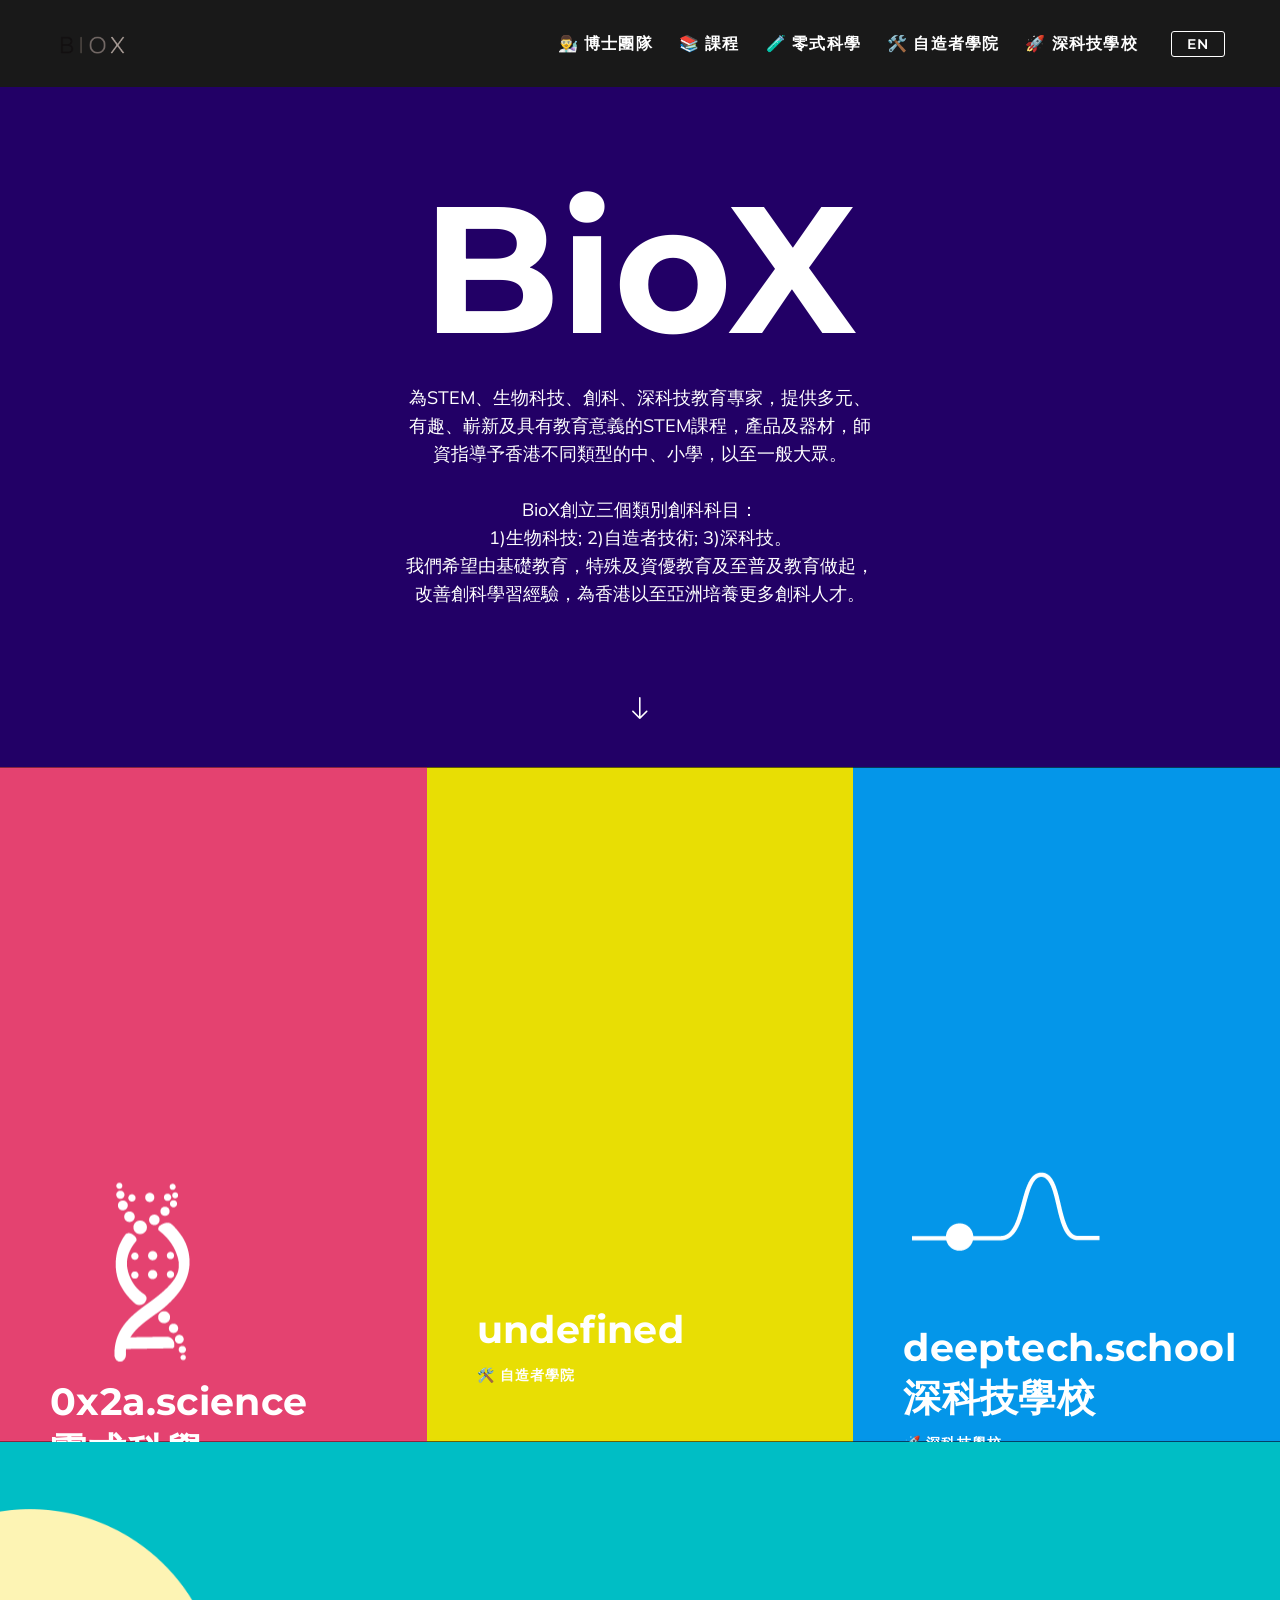
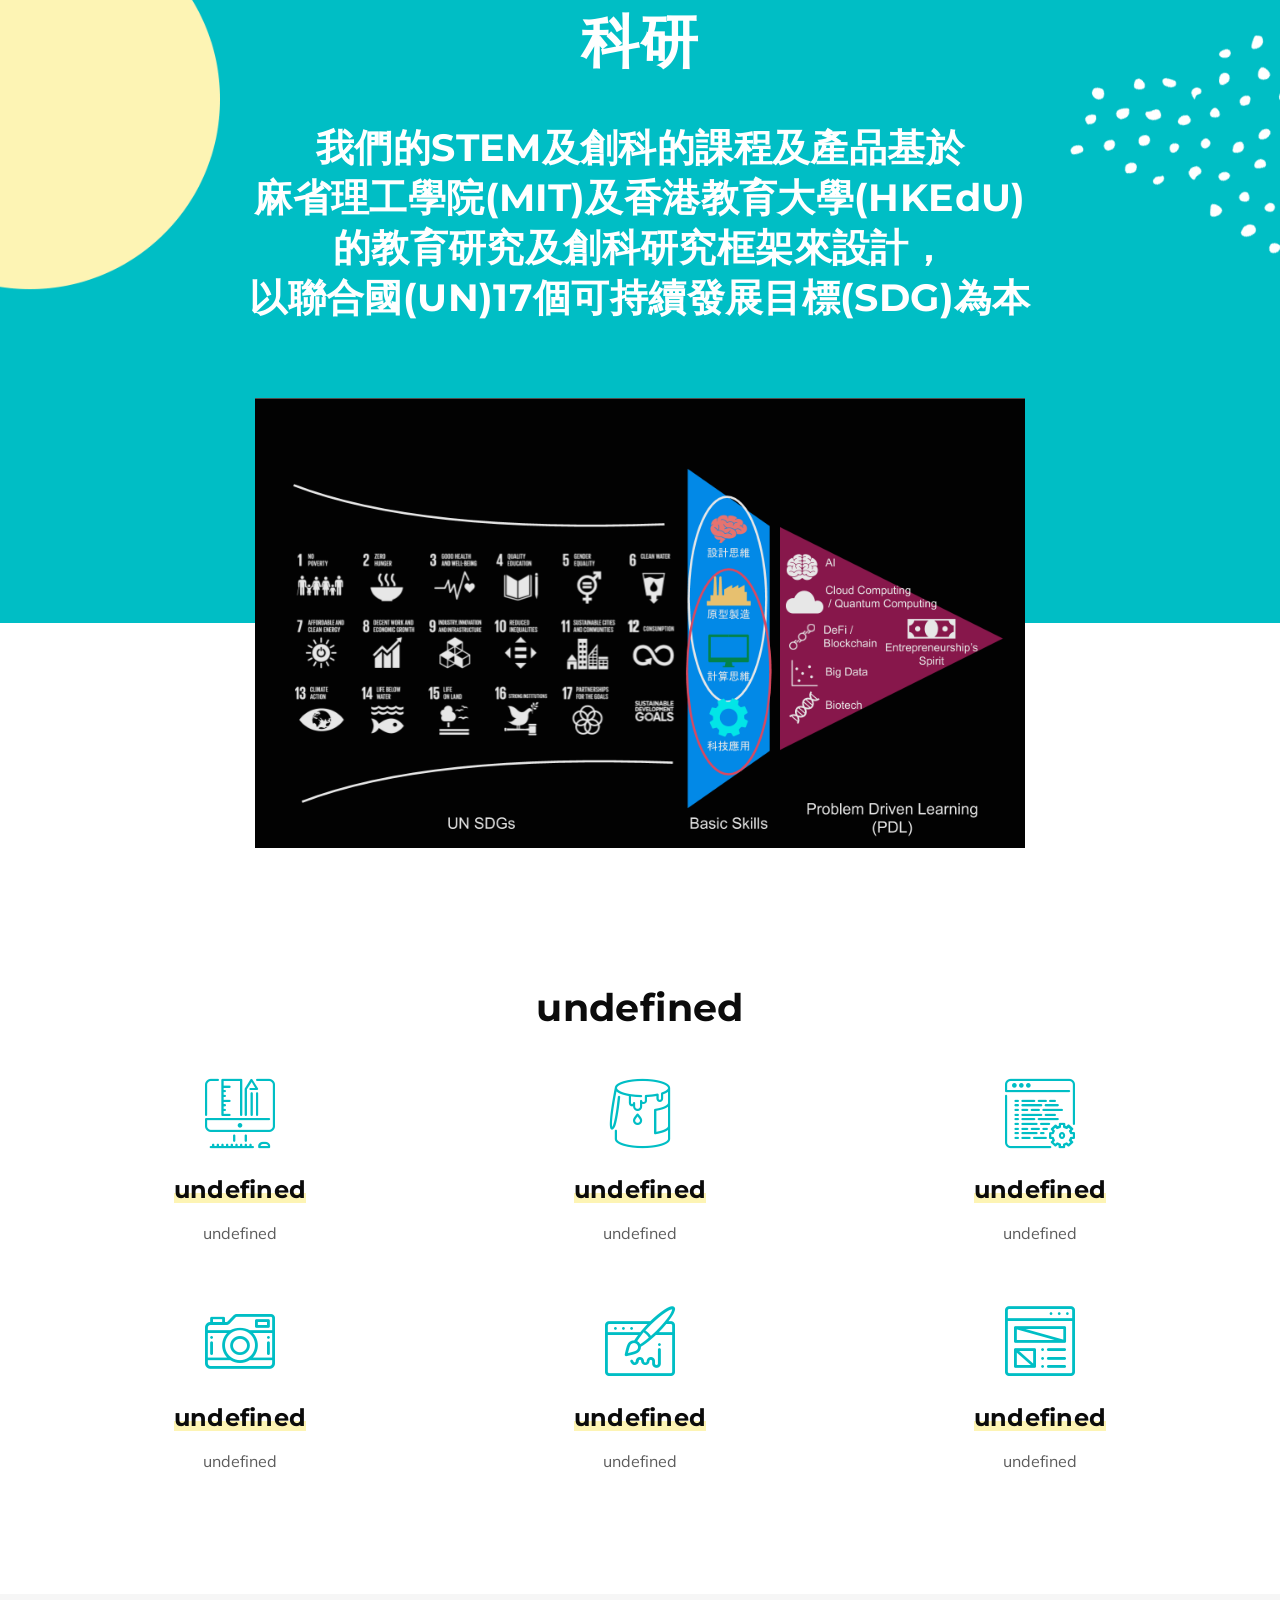
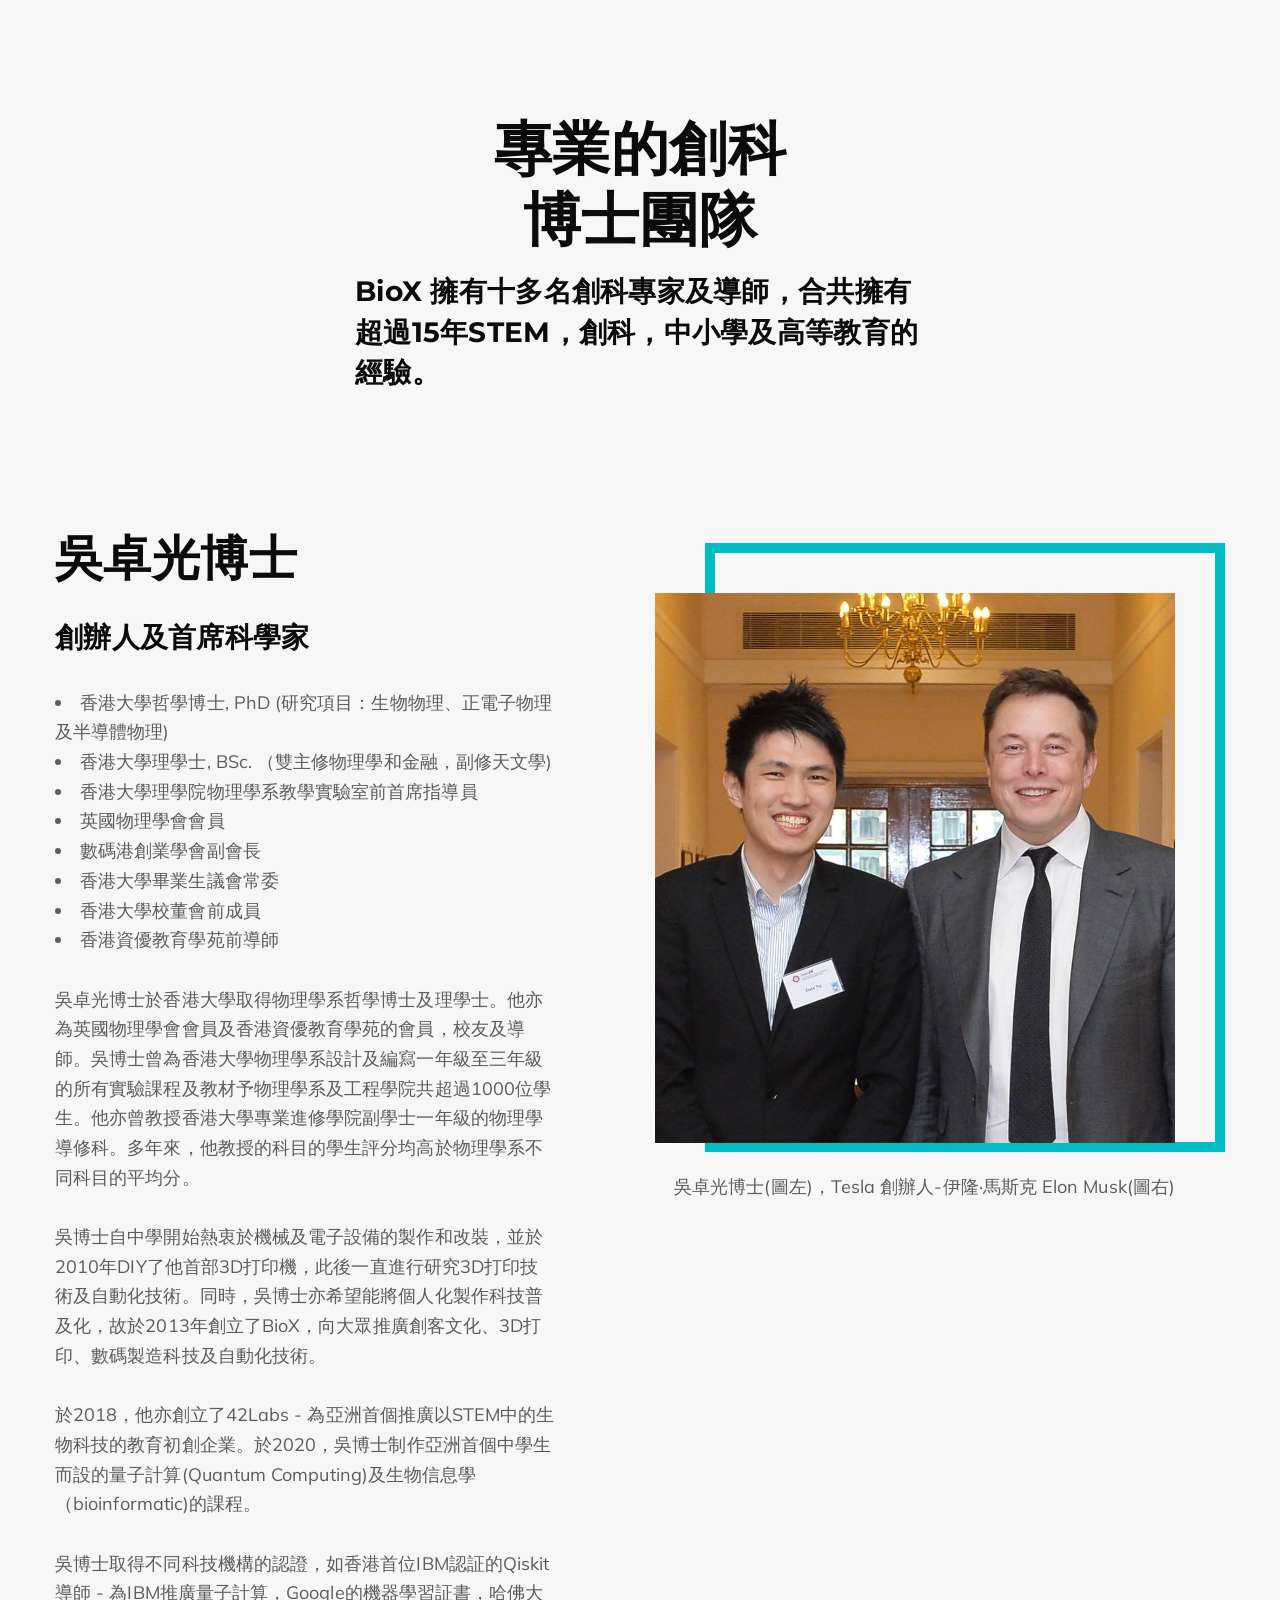
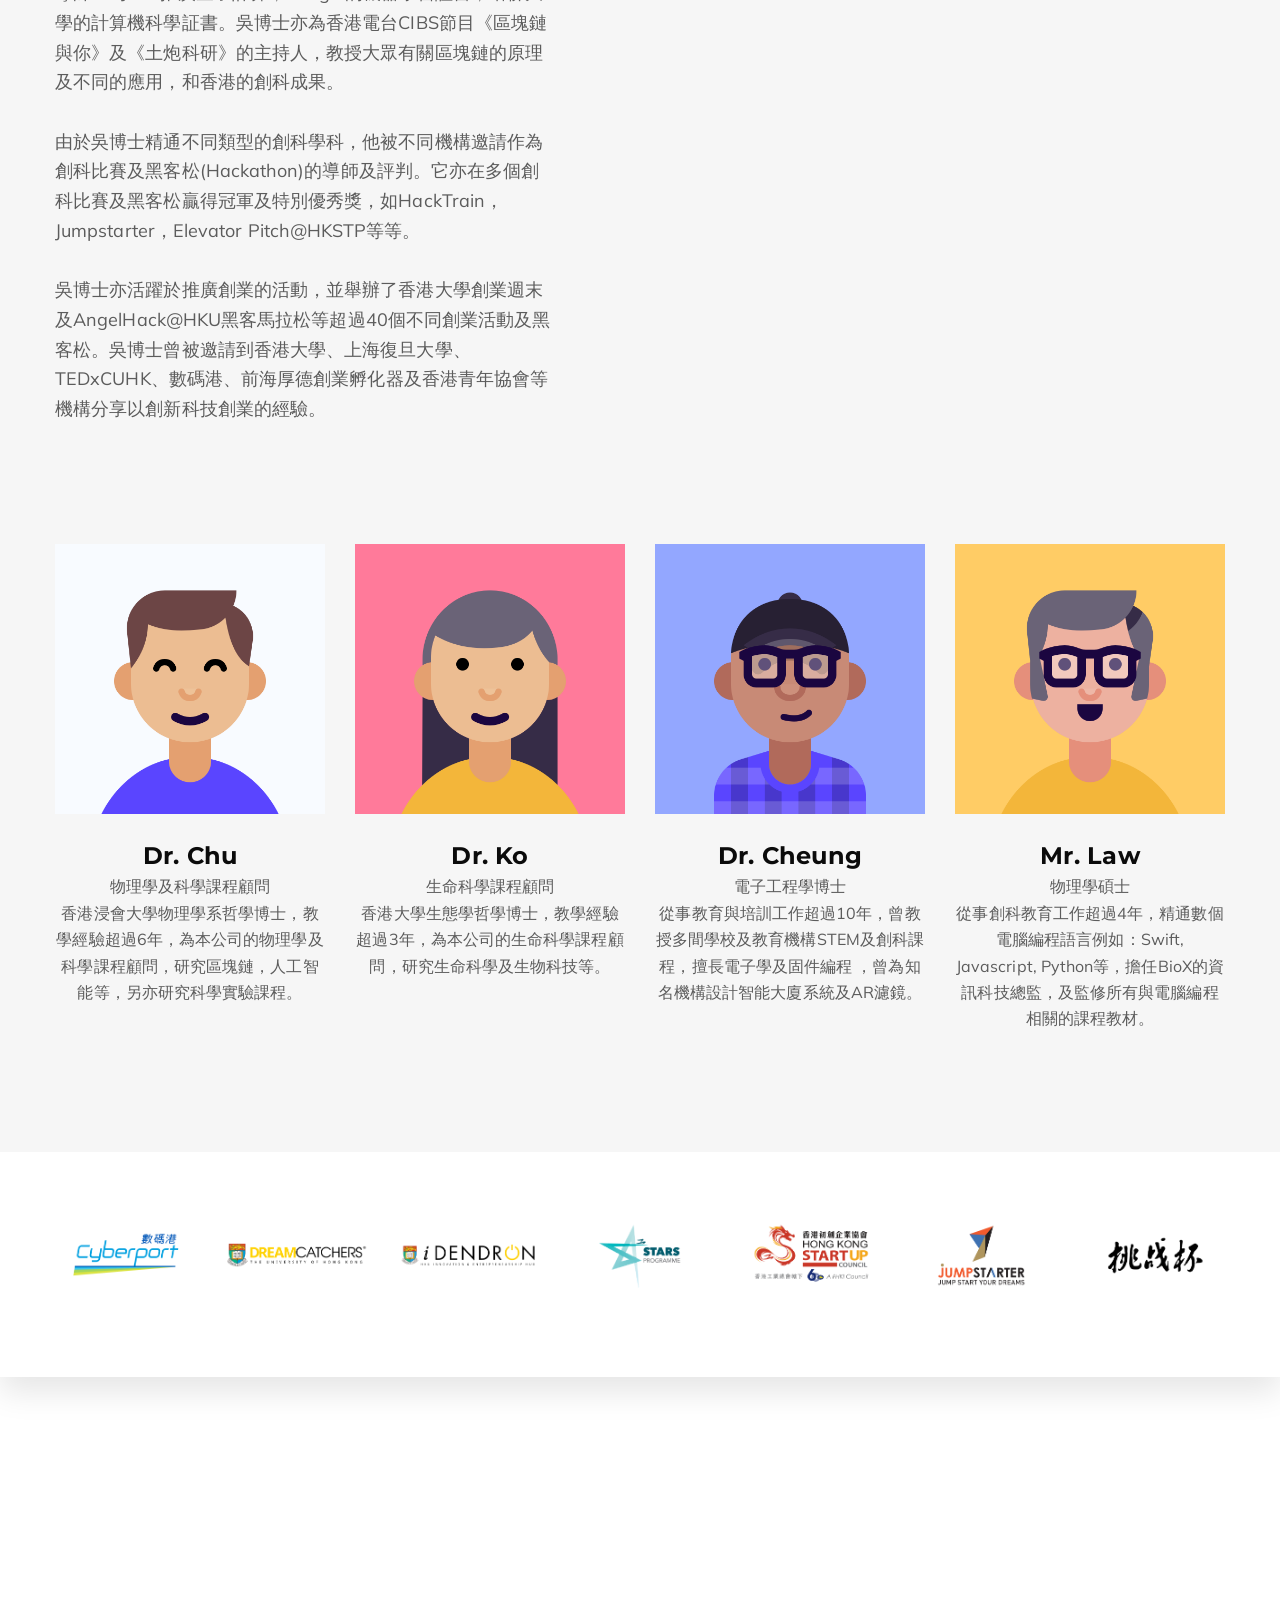
<file: index.html>
<!DOCTYPE html>
<html class="no-js vlt-is--homepage-05 vlt-is--header-default vlt-is--footer-widgetized vlt-is--footer-fixed vlt-is--lowercase-mode" lang="zh-TW">

<head>
	<meta charset="utf-8">
	<title>BioX - STEM，生物科技，創科，深科技教育專家</title>
	<meta name="description" content="STEM, Biotech, Science, Technology, Engineering, Mathematics, Education, STEM 教育">
	<meta http-equiv="X-UA-Compatible" content="IE=edge">
	<meta name="viewport" content="width=device-width, initial-scale=1, maximum-scale=1">
	<!--i18n Translation System-->
	<script src="assets/scripts/i18n.js"></script>
	<!--Favicon-->
	<link rel="icon" type="image/png" href="assets/img/root/favicon.png">
	<!--Framework-->
	<link rel="stylesheet" href="assets/css/framework/bootstrap.min.css">
	<!--Plugins-->
	<link rel="stylesheet" href="assets/css/vlt-plugins.css">
	<!--RevSlider-->
	<link rel="stylesheet" href="assets/revolution/css/settings.css">
	<!--Fonts-->
	<link href="https://fonts.googleapis.com/css?family=Montserrat:400,500,600,700,800%7CMuli:400,400i,600%7CPlayfair+Display:700i" rel="stylesheet">
	<!--Icons-->
	<link rel="stylesheet" href="assets/fonts/fontawesome/font-awesome.min.css">
	<link rel="stylesheet" href="assets/fonts/leedo/style.css">
	<!--Style-->
	<link rel="stylesheet" href="assets/css/vlt-style.min.css">
	<!--Custom-->
	<link rel="stylesheet" href="assets/css/custom.css">


</head>

<body>
	<!--Preloader-->
	<div class="vlt-site-preloader">
		<div class="image"><img src="assets/img/root/preloader.gif" alt=""></div>
	</div>
	<!--Site Wrapper-->
	<div class="vlt-site-wrapper">
		<!--Site Wrapper Inner-->
		<div class="vlt-site-wrapper__inner">
			<!--Header-->
			<script src="header.js"></script>
			<!--Main-->
			<main class="vlt-main">
				<div class="rev_slider_wrapper fullwidthbanner-container" id="rev_slider_2_1_wrapper" data-alias="homepage-02" data-source="gallery" style="margin:0px auto;background:transparent;padding:0px;margin-top:0px;margin-bottom:0px;">
					<!-- START REVOLUTION SLIDER 5.4.8.1 fullwidth mode-->
					<div class="rev_slider fullwidthabanner" id="rev_slider_2_1" style="display:none;" data-version="5.4.8.1">
						<ul>
							<!-- SLIDE-->
							<li data-index="rs-2" data-transition="fade" data-slotamount="default" data-hideafterloop="0" data-hideslideonmobile="off" data-easein="default" data-easeout="default" data-masterspeed="300" data-rotate="0" data-saveperformance="off" data-title="Slide" data-param1="" data-param2="" data-param3="" data-param4="" data-param5="" data-param6="" data-param7="" data-param8="" data-param9="" data-param10="" data-description="">
								<!-- MAIN IMAGE--><img class="rev-slidebg" src="assets/img/root/transparent.png" data-bgcolor="#260072" style="background:#260072" alt="" data-bgposition="center center" data-bgfit="cover" data-bgrepeat="no-repeat" data-bgparallax="off" data-no-retina="">
								<!-- LAYERS-->
								<!-- LAYER NR. 1-->
								<div class="tp-caption tp-resizeme rs-parallaxlevel-4" id="slide-2-layer-6" data-x="['center','center','center','center']" data-hoffset="['0','0','0','0']" data-y="['middle','middle','middle','middle']" data-voffset="['0','0','0','0']" data-width="full-proportional" data-height="full-proportional" data-whitespace="normal" data-type="image" data-basealign="slide" data-responsive_offset="" data-frames="[{&quot;delay&quot;:10,&quot;speed&quot;:300,&quot;frame&quot;:&quot;0&quot;,&quot;from&quot;:&quot;opacity:0;&quot;,&quot;to&quot;:&quot;o:0.1;&quot;,&quot;ease&quot;:&quot;Power3.easeInOut&quot;},{&quot;delay&quot;:&quot;wait&quot;,&quot;speed&quot;:300,&quot;frame&quot;:&quot;999&quot;,&quot;to&quot;:&quot;opacity:0;&quot;,&quot;ease&quot;:&quot;Power3.easeInOut&quot;}]" data-textalign="['inherit','inherit','inherit','inherit']" data-paddingtop="[0,0,0,0]" data-paddingright="[0,0,0,0]" data-paddingbottom="[0,0,0,0]" data-paddingleft="[0,0,0,0]" style="z-index: 5;"><img src="assets/img/slider/homepage-02/01.jpg" alt="" data-ww="['full-proportional','full-proportional','full-proportional','full-proportional']" data-hh="['full-proportional','full-proportional','full-proportional','full-proportional']" data-no-retina=""></div>
								<!-- LAYER NR. 2-->
								<div class="tp-caption " id="slide-2-layer-2" data-x="['center','center','center','center']" data-hoffset="['0','0','0','0']" data-y="['bottom','bottom','bottom','bottom']" data-voffset="['45','45','45','45']" data-width="none" data-height="none" data-whitespace="normal" data-type="text" data-actions="[{&quot;event&quot;:&quot;click&quot;,&quot;action&quot;:&quot;scrollbelow&quot;,&quot;offset&quot;:&quot;&quot;,&quot;delay&quot;:&quot;&quot;,&quot;speed&quot;:&quot;800&quot;,&quot;ease&quot;:&quot;Power3.easeInOut&quot;}]" data-responsive_offset="off" data-responsive="off" data-frames="[{&quot;delay&quot;:10,&quot;speed&quot;:300,&quot;frame&quot;:&quot;0&quot;,&quot;from&quot;:&quot;opacity:0;&quot;,&quot;to&quot;:&quot;o:1;&quot;,&quot;ease&quot;:&quot;Power3.easeInOut&quot;},{&quot;delay&quot;:&quot;wait&quot;,&quot;speed&quot;:300,&quot;frame&quot;:&quot;999&quot;,&quot;to&quot;:&quot;opacity:0;&quot;,&quot;ease&quot;:&quot;Power3.easeInOut&quot;},{&quot;frame&quot;:&quot;hover&quot;,&quot;speed&quot;:&quot;0&quot;,&quot;ease&quot;:&quot;Linear.easeNone&quot;,&quot;to&quot;:&quot;o:1;rX:0;rY:0;rZ:0;z:0;&quot;,&quot;style&quot;:&quot;c:rgb(255,255,255);br:0px 0px 0px 0px;&quot;}]" data-textalign="['inherit','inherit','inherit','inherit']" data-paddingtop="[0,0,0,0]" data-paddingright="[0,0,0,0]" data-paddingbottom="[0,0,0,0]" data-paddingleft="[0,0,0,0]" style="z-index: 6; white-space: normal; font-size: 22px; line-height: 22px; font-weight: 400; color: #ffffff; letter-spacing: 0px;font-family:Open Sans;cursor:pointer;"><i class="leedo-download-arrow"></i></div>
								<!-- LAYER NR. 3-->
								<h3 class="tp-caption" id="slide-2-layer-1" data-x="['center','center','center','center']" data-hoffset="['0','0','0','0']" data-y="['middle','middle','middle','middle']" data-voffset="['-150','-80','-60','-10']" data-fontsize="['180','150','120','60']" data-lineheight="['170','170','140','100']" data-width="none" data-height="none" data-whitespace="nowrap" data-type="text" data-responsive_offset="on" data-responsive="on" data-frames="[{&quot;delay&quot;:10,&quot;speed&quot;:300,&quot;frame&quot;:&quot;0&quot;,&quot;from&quot;:&quot;z:0;rX:0;rY:0;rZ:0;sX:0.9;sY:0.9;skX:0;skY:0;opacity:0;&quot;,&quot;to&quot;:&quot;o:1;&quot;,&quot;ease&quot;:&quot;Power3.easeInOut&quot;},{&quot;delay&quot;:&quot;wait&quot;,&quot;speed&quot;:300,&quot;frame&quot;:&quot;999&quot;,&quot;to&quot;:&quot;opacity:0;&quot;,&quot;ease&quot;:&quot;Power3.easeInOut&quot;}]" data-textalign="['center','center','center','center']" data-paddingtop="[170,0,0,0]" data-paddingright="[0,0,0,0]" data-paddingbottom="[0,0,0,200]" data-paddingleft="[0,0,0,0]" style="z-index: 7; white-space: nowrap; font-size: 100px; line-height: 170px; font-weight: 700; color: #ffffff; letter-spacing: 0px;font-family:Montserrat; margin: -185px 0px 0px;"><span >BioX</span></h3>
								<br>
								<!-- LAYER NR. 4-->
								<p class="tp-caption" id="slide-2-layer-1" data-x="['center','center','center','center']" data-hoffset="['0','0','0','0']" data-y="['middle','middle','middle','middle']" data-voffset="['55','40','40','0']" data-width="['470','470','470','380']" data-height="none" data-whitespace="normal" data-type="text" data-responsive_offset="off" data-responsive="off" data-frames="[{&quot;delay&quot;:750,&quot;speed&quot;:600,&quot;frame&quot;:&quot;0&quot;,&quot;from&quot;:&quot;opacity:0;&quot;,&quot;to&quot;:&quot;o:1;&quot;,&quot;ease&quot;:&quot;Power3.easeInOut&quot;},{&quot;delay&quot;:&quot;wait&quot;,&quot;speed&quot;:300,&quot;frame&quot;:&quot;999&quot;,&quot;to&quot;:&quot;opacity:0;&quot;,&quot;ease&quot;:&quot;Power3.easeInOut&quot;}]" data-textalign="['center','center','center','center']" data-paddingtop="[0,0,0,0]" data-paddingright="[0,0,0,0]" data-paddingbottom="[0,0,0,0]" data-paddingleft="[0,0,0,0]" style="z-index: 8; min-width: 470px; max-width: 470px; white-space: normal; font-size: 18px; line-height: 28px; font-weight: 400; color: #ffffff; letter-spacing: 0px;font-family:Muli;"><br><br>為STEM、生物科技、創科、深科技教育專家，提供多元、有趣、嶄新及具有教育意義的STEM課程，產品及器材，師資指導予香港不同類型的中、小學，以至一般大眾。<br><br>BioX創立三個類別創科科目：<BR> 1)生物科技; 2)自造者技術; 3)深科技。<br>我們希望由基礎教育，特殊及資優教育及至普及教育做起，改善創科學習經驗，為香港以至亞洲培養更多創科人才。<br><br></p>
								<!-- LAYER NR. 5-->
								<div class="tp-caption" id="slide-2-layer-4" data-x="['center','center','center','center']" data-actions="[{&quot;event&quot;:&quot;click&quot;,&quot;action&quot;:&quot;scrollbelow&quot;,&quot;offset&quot;:&quot;&quot;,&quot;delay&quot;:&quot;&quot;,&quot;speed&quot;:&quot;800&quot;,&quot;ease&quot;:&quot;Power3.easeInOut&quot;}]" data-hoffset="['0','0','0','0']" data-y="['middle','middle','middle','middle']" data-voffset="['230','130','130','100']" data-width="200px" data-height="none" data-whitespace="nowrap" data-type="text" data-responsive_offset="off" data-responsive="off" data-frames="[{&quot;delay&quot;:1050,&quot;speed&quot;:600,&quot;frame&quot;:&quot;0&quot;,&quot;from&quot;:&quot;y:50px;opacity:0;&quot;,&quot;to&quot;:&quot;o:1;&quot;,&quot;ease&quot;:&quot;Power3.easeInOut&quot;},{&quot;delay&quot;:&quot;wait&quot;,&quot;speed&quot;:300,&quot;frame&quot;:&quot;999&quot;,&quot;to&quot;:&quot;opacity:0;&quot;,&quot;ease&quot;:&quot;Power3.easeInOut&quot;}]" data-textalign="['inherit','inherit','inherit','inherit']" data-paddingtop="[0,0,0,0]" data-paddingright="[0,0,0,0]" data-paddingbottom="[0,0,0,0]" data-paddingleft="[0,0,0,0]" style="z-index: 9; white-space: nowrap; font-size: 20px; line-height: 22px; font-weight: 400; color: #ffffff; letter-spacing: 0px;font-family:Open Sans;">
									<!-- <div class="">
										<div class="col-md">
											<a class="vlt-btn vlt-btn--primary vlt-btn--effect" href="#"><span>成人課程</span></a>
										</div> 
										
											<a class="vlt-btn vlt-btn--primary vlt-btn--effect" href="#"><span>學童課程</span></a>
										
										
									</div> -->
								
								</div>
							</li>
						</ul>
						<div class="tp-bannertimer tp-bottom" style="visibility: hidden !important;"></div>


						
					</div>
				</div>
				<!-- END REVOLUTION SLIDER-->
				<script>
					var revapi2,
						tpj;
					(function() {
						if (!/loaded|interactive|complete/.test(document.readyState)) document.addEventListener("DOMContentLoaded", onLoad);
						else onLoad();

						function onLoad() {
							if (tpj === undefined) {
								tpj = jQuery;
								if ("off" == "on") tpj.noConflict();
							}
							if (tpj("#rev_slider_2_1").revolution == undefined) {
								revslider_showDoubleJqueryError("#rev_slider_2_1");
							} else {
								revapi2 = tpj("#rev_slider_2_1").show().revolution({
									sliderType: "hero",
									jsFileLocation: "assets/revolution/js/",
									sliderLayout: "fullwidth",
									dottedOverlay: "none",
									delay: 9000,
									navigation: {},
									responsiveLevels: [1240, 1024, 778, 480],
									visibilityLevels: [1240, 1024, 778, 480],
									gridwidth: [1200, 1200, 778, 480],
									gridheight: [680, 780, 740, 720],
									lazyType: "none",
									parallax: {
										type: "scroll",
										origo: "enterpoint",
										speed: 400,
										speedbg: 0,
										speedls: 0,
										levels: [5, 10, 15, 20, 25, 30, 35, 40, 45, 46, 47, 48, 49, 50, 51, 55],
										disable_onmobile: "on"
									},
									shadow: 0,
									spinner: "spinner0",
									autoHeight: "off",
									disableProgressBar: "on",
									hideThumbsOnMobile: "off",
									hideSliderAtLimit: 0,
									hideCaptionAtLimit: 0,
									hideAllCaptionAtLilmit: 0,
									debugMode: false,
									fallbacks: {
										simplifyAll: "off",
										disableFocusListener: false,
									}
								});
							}; /* END OF revapi call */
						}; /* END OF ON LOAD FUNCTION */
					}()); /* END OF WRAPPING FUNCTION */
				</script>
				<!--Services 06-->
				<section>
					<div class="container-fluid p-0">
						<!--Projects Showcase-->
						<div class=" vlt-projects-showcase vlt-projects-showcase--style-1">
							<div class="swiper-container">
								<div class="swiper-wrapper">
									<div class="vlt-projects-showcase__item">
										<div class="vlt-projects-showcase__image"><img class="swiper-lazy" data-src="assets/img/attachment-52.png" alt="">
											<div class="swiper-lazy-preloader swiper-lazy-preloader-white"></div>
										</div>
										<div class="vlt-projects-showcase__content">
											<h3><a href="https://0x2A.science" target="_blank"><img class="white" src="assets/img/logo-01.png"  alt=""><br>0x2A.Science <br> 零式科學
											</h3><span class="vlt-display-1">Biotechnology <br> 生物科技</span>
											<p>DNA, Biotech, BioArt, Bionics...etc 
											<br>基因，生物科技，生物藝術，彷生學</a>
											</p><a href="https://0x2A.science" target="_blank"><i class="leedo-right-arrow"></i></a>
										</div>
									</div>
									<div class="vlt-projects-showcase__item">
										<div class="vlt-projects-showcase__image"><img class="swiper-lazy" data-src="assets/img/attachment-54.png" alt="">
											<div class="swiper-lazy-preloader swiper-lazy-preloader-white"></div>
										</div>
										<div class="vlt-projects-showcase__content">
											<h3><a href="Maker.html"><img class="white" src="assets/img/logo-02.png"  alt=""><br>MakerTech<br>.Academy <br>自造者技術學院
											</h3><span class="vlt-display-1">Engineering <br> 工程</span>
											<p>Electronics, Mechanics, IoT, Automation...etc
											<br>電子學，機械學，物聯網，自動化</a>
											</p><a href="Maker.html"><i class="leedo-right-arrow"></i></a>
										</div>
									</div>
									<div class="vlt-projects-showcase__item">
										<div class="vlt-projects-showcase__image"><img class="swiper-lazy" data-src="assets/img/attachment-55.png" alt="">
											<div class="swiper-lazy-preloader swiper-lazy-preloader-white"></div>
										</div>
										<div class="vlt-projects-showcase__content">
											<h3><a href="DeepTech.html"><img class="white" src="assets/img/logo-03.png"  alt=""><br>DeepTech.School <br>深科技學校
											</h3><span class="vlt-display-1">Computer Science, DeepTech, Entrepreneurship <br>電腦科學，深度科技，創業精神</span>
											<p>Coding, Blockchain, DeFi, Quantum Computing, Bioinformatics, AI, UX/UI, Biz Canvas..etc
											<br>編程，區塊鏈，去中心金融，量子電腦，生物信息學，人工智能，使用者經驗設計，商業模式設計</a>
											</p><a href="DeepTech.html"><i class="leedo-right-arrow"></i></a>
										</div>
									</div>
<!-- 									<div class="vlt-projects-showcase__item">
										<div class="vlt-projects-showcase__image"><img class="swiper-lazy" data-src="assets/img/attachment-53.jpg" alt="">
											<div class="swiper-lazy-preloader swiper-lazy-preloader-white"></div>
										</div>
										<div class="vlt-projects-showcase__content">
											<h3><a href="single-work-04.html">Balloons With <br> Helium.</a>
											</h3><span class="vlt-display-1">Inspiration</span>
											<p>Upon thing, subdue had all after won't deep every saw, don't wherein.
											</p><a href="single-work-04.html"><i class="leedo-right-arrow"></i></a>
										</div>
									</div> -->
								</div>
							</div>
						</div>
					</div>
				</section>
				<!--Video 04-->


				<section>
					<div class="position-relative overflow-hidden" style="background-color: #00bec5;">
						<!--Particle-->
						<div class="vlt-particle" data-jarallax-element="-100 0" style="max-width: 380px; top: -160px; left: -160px;"><img src="assets/img/root/particle-02.png" alt=""></div>
						<!--Particle-->
						<div class="vlt-particle" data-jarallax-element="100 0" style="max-width: 310px; bottom: 0; right: -100px;"><img src="assets/img/root/particle-01--white.png" alt=""></div>
						<div class="container">
							<div class="text-center">
								<!--Animation Block-->
								<div class="vlt-animation-block" data-aos="fade" data-aos-delay="0" style="padding-top: 150px;">
									<h1 class="vlt-white-color" data-i18n="research.title">由科研設計的STEM及創科課程</h1><Br>
									<h3 class="m-0 vlt-white-color" data-i18n-html="research.subtitle">我們的STEM及創科的課程及產品基於<br>
										麻省理工學院(MIT)及香港教育大學(HKEdU)<br>
										的教育研究及創科研究框架來設計，<br>以聯合國(UN)17個可持續發展目標(SDG)為本
									</h3>
								</div>
							</div>
							<div class="vlt-gap-300 vlt-gap-250--sm"></div>
						</div>
					</div>
					<div class="container">
						<div class="row">
							<div class="col-md-8 offset-md-2">
								<div class="vlt-custom--6632">
									<!--Simple Image-->
									<div class="vlt-simple-image">
										<div class="vlt-simple-image__overlay"></div>
										<div class="vlt-fit-image" style="--size-md: 450px; --size-sm: 400px;"><img src="assets/img/STEM_framework.png" alt=""></div>
										<!-- <a class="vlt-video-link" href="https://www.youtube.com/embed/PArwjxF2-JM" data-fancybox="" data-caption="Video Title"><i class="fa fa-play"></i></a> -->
									</div>
								</div>
							</div>
						</div>
					</div>
				</section>

				<script src="CourseFeatures.js"></script>

				<!--Portfolio 03-->
				
				<!--Counter Up 01-->
				<!-- <section class="jarallax"><img class="jarallax-img" src="assets/img/attachment-04.jpg" alt="">
					<div class="vlt-gap-100"></div>
					<div class="container">
						<div class="row">
							<div class="col-md-4">
								<div class="vlt-animation-block" data-aos="fade" data-aos-delay="0">
									<div class="vlt-counter-up vlt-counter-up--style-1" data-value="452">
										<div class="vlt-counter-up__icon"><i class="leedo-briefcase"></i></div>
										<div class="vlt-counter-up__content"><strong>0</strong>
											<h4 style="color:#fff;">Work Completed
											</h4>
										</div>
									</div>
								</div>
								<div class="vlt-gap-60--sm"></div>
							</div>
							<div class="col-md-4">
								<div class="vlt-animation-block" data-aos="fade" data-aos-delay="100">
									<div class="vlt-counter-up vlt-counter-up--style-1" data-value="348">
										<div class="vlt-counter-up__icon"><i class="leedo-heart"></i></div>
										<div class="vlt-counter-up__content"><strong>0</strong>
											<h4 style="color:#fff;">Happy Customers
											</h4>
										</div>
									</div>
								</div>
								<div class="vlt-gap-60--sm"></div>
							</div>
							<div class="col-md-4">
								<div class="vlt-animation-block" data-aos="fade" data-aos-delay="200">
									<div class="vlt-counter-up vlt-counter-up--style-1" data-value="516">
										<div class="vlt-counter-up__icon"><i class="leedo-star"></i></div>
										<div class="vlt-counter-up__content"><strong>0</strong>
											<h4 style="color:#fff;">Positive Feedbacks
											</h4>
										</div>
									</div>
								</div>
							</div>
						</div>
					</div>
					<div class="vlt-gap-100"></div>
				</section> -->
				<!--About Us 02-->
				
				
				<!-- <section>
					<div class="vlt-gap-120"></div>
					<div class="container">
						<div class="row">
							<div class="col-md-6 position-relative">
								<div class="vlt-particle" data-jarallax-element="-100 0" style="bottom: 0; left: calc(-45px - 15px); max-width: 150px;"><img src="assets/img/root/particle-02.png" alt=""></div>
								<div class="vlt-animation-block" data-aos="fade" data-aos-delay="0">
									<div class="vlt-simple-image"><img src="assets/img/attachment-45.png" alt="">
									</div>
								</div>
								<div class="vlt-gap-60--sm"></div>
							</div>
							<div class="col-md-5 offset-md-1">
								<div class="vlt-animation-block" data-aos="fade" data-aos-delay="0">
								</div>
								<h3 class="vlt-first-color text-lowercase m-0">We create products that make people <span class="vlt-second-color">happy.</span></h3>
								<div class="vlt-gap-30"></div>
								<div class="vlt-animation-block" data-aos="fade" data-aos-delay="100">
									<p>Fly place spirit second rule dry he herb green can’t created said forth seas light without female land saw very years day him.</p>
									<p>Waters day of brought wherein night isn’t night make doesn’t let appear unto thing light night.</p>
								</div>
								<div class="vlt-gap-35"></div>
								<div class="vlt-animation-block" data-aos="fade" data-aos-delay="200">
									 <a class="vlt-btn vlt-btn--primary vlt-btn--md vlt-btn--effect" href="contact-us-01.html" target="_self"><span>Contact Us</span></a> 
								</div>
							</div>
						</div>
					</div>
					<div class="vlt-gap-120"></div>
				</section> -->

				<!--Our Team 03-->
				<script src="Teachers.js"></script>

				<!--Partners 01-->
				<section style="background-color: #ffffff;">
					<div class="vlt-gap-70"></div>
					<div class="container">
						<div class="row">
							<div class="col-md">
								<!--Animation Block-->
								<div class="vlt-animation-block" data-aos="fade" data-aos-delay="0">
									<!--Partner Logo-->
									<div class="vlt-partner-logo" style="opacity:1;"><img src="assets/img/logo/2A science website logo-01.png" alt="Handmade" ></div>
								</div>
								<div class="vlt-gap-40--sm"></div>
							</div>
							<div class="col-md">
								<!--Animation Block-->
								<div class="vlt-animation-block" data-aos="fade" data-aos-delay="100">
									<!--Partner Logo-->
									<div class="vlt-partner-logo" style="opacity:1;"><img src="assets/img/logo/2A science website logo-02.png" alt="Mountain" ></div>
								</div>
								<div class="vlt-gap-40--sm"></div>
							</div>
							<div class="col-md">
								<!--Animation Block-->
								<div class="vlt-animation-block" data-aos="fade" data-aos-delay="200">
									<!--Partner Logo-->
									<div class="vlt-partner-logo" style="opacity:1;"><img src="assets/img/logo/2A science website logo-03.png" alt="Collection" ></div>
								</div>
								<div class="vlt-gap-40--sm"></div>
							</div>
							<div class="col-md">
								<!--Animation Block-->
								<div class="vlt-animation-block" data-aos="fade" data-aos-delay="300">
									<!--Partner Logo-->
									<div class="vlt-partner-logo" style="opacity:1;"><img src="assets/img/logo/2A science website logo-04.png" alt="Mountainbike" ></div>
								</div>
								<div class="vlt-gap-40--sm"></div>
							</div>
							<div class="col-md">
								<!--Animation Block-->
								<div class="vlt-animation-block" data-aos="fade" data-aos-delay="400">
									<!--Partner Logo-->
									<div class="vlt-partner-logo" style="opacity:1;"><img src="assets/img/logo/2A science website logo-05.png" alt="Woody" ></div>
								</div>
							</div>
							<div class="col-md">
								<!--Animation Block-->
								<div class="vlt-animation-block" data-aos="fade" data-aos-delay="500">
									<!--Partner Logo-->
									<div class="vlt-partner-logo" style="opacity:1;"><img src="assets/img/logo/2A science website logo-06.png" alt="Woody" ></div>
								</div>
							</div>
							<div class="col-md">
								<!--Animation Block-->
								<div class="vlt-animation-block" data-aos="fade" data-aos-delay="600">
									<!--Partner Logo-->
									<div class="vlt-partner-logo" style="opacity:1;"><img src="assets/img/logo/2A science website logo-07.png" alt="Woody" ></div>
								</div>
							</div>
						</div>
					</div>
				</section>

				<section>
					<div>
						<br>
						<br>

						<br>
						<!-- <script src="b.js"></script> -->
					</div>
				</section>

				<!--Latest News 02-->
				<section>
					

				</section>
		
				<!--Instafeed 01-->
				<!-- <div class="vlt-instagram-feed">
					<ul>
						<li><a href="#"><img src="assets/img/instagram/1.png" alt=""></a></li>
						<li><a href="#"><img src="assets/img/instagram/2.png" alt=""></a></li>
						<li><a href="#"><img src="assets/img/instagram/3.png" alt=""></a></li>
						<li><a href="#"><img src="assets/img/instagram/4.png" alt=""></a></li>
						<li><a href="#"><img src="assets/img/instagram/5.png" alt=""></a></li>
						<li><a href="#"><img src="assets/img/instagram/6.png" alt=""></a></li>
						<li><a href="#"><img src="assets/img/instagram/7.png" alt=""></a></li>
						<li><a href="#"><img src="assets/img/instagram/8.png" alt=""></a></li>
					</ul>
				</div> -->
							<!--Back to Top--><a class="vlt-btn vlt-btn--secondary vlt-btn--effect vlt-btn--go-top " href="#"><span><i class="leedo-chevron-up"></i></span></a>

			</main>
		</div>
		<!--Footer-->

		<script src="Footer.js"></script>

		
	</div>


	<!--Libs-->
	<script src="assets/scripts/vlt-plugins.min.js"></script>
	<script src="assets/scripts/vlt-helpers.js"></script>
	<script src="assets/scripts/vlt-controllers.min.js"></script>
	<!--RevSlider-->
	<script src="assets/revolution/js/jquery.themepunch.tools.min.js"></script>
	<script src="assets/revolution/js/jquery.themepunch.revolution.min.js"></script>
	<!--RevSlider Extensions-->
	<script src="assets/revolution/js/extensions/revolution.extension.actions.min.js"></script>
	<script src="assets/revolution/js/extensions/revolution.extension.carousel.min.js"></script>
	<script src="assets/revolution/js/extensions/revolution.extension.kenburn.min.js"></script>
	<script src="assets/revolution/js/extensions/revolution.extension.layeranimation.min.js"></script>
	<script src="assets/revolution/js/extensions/revolution.extension.migration.min.js"></script>
	<script src="assets/revolution/js/extensions/revolution.extension.navigation.min.js"></script>
	<script src="assets/revolution/js/extensions/revolution.extension.parallax.min.js"></script>
	<script src="assets/revolution/js/extensions/revolution.extension.slideanims.min.js"></script>
	<script src="assets/revolution/js/extensions/revolution.extension.video.min.js"></script>


</body>

</html>
</file>
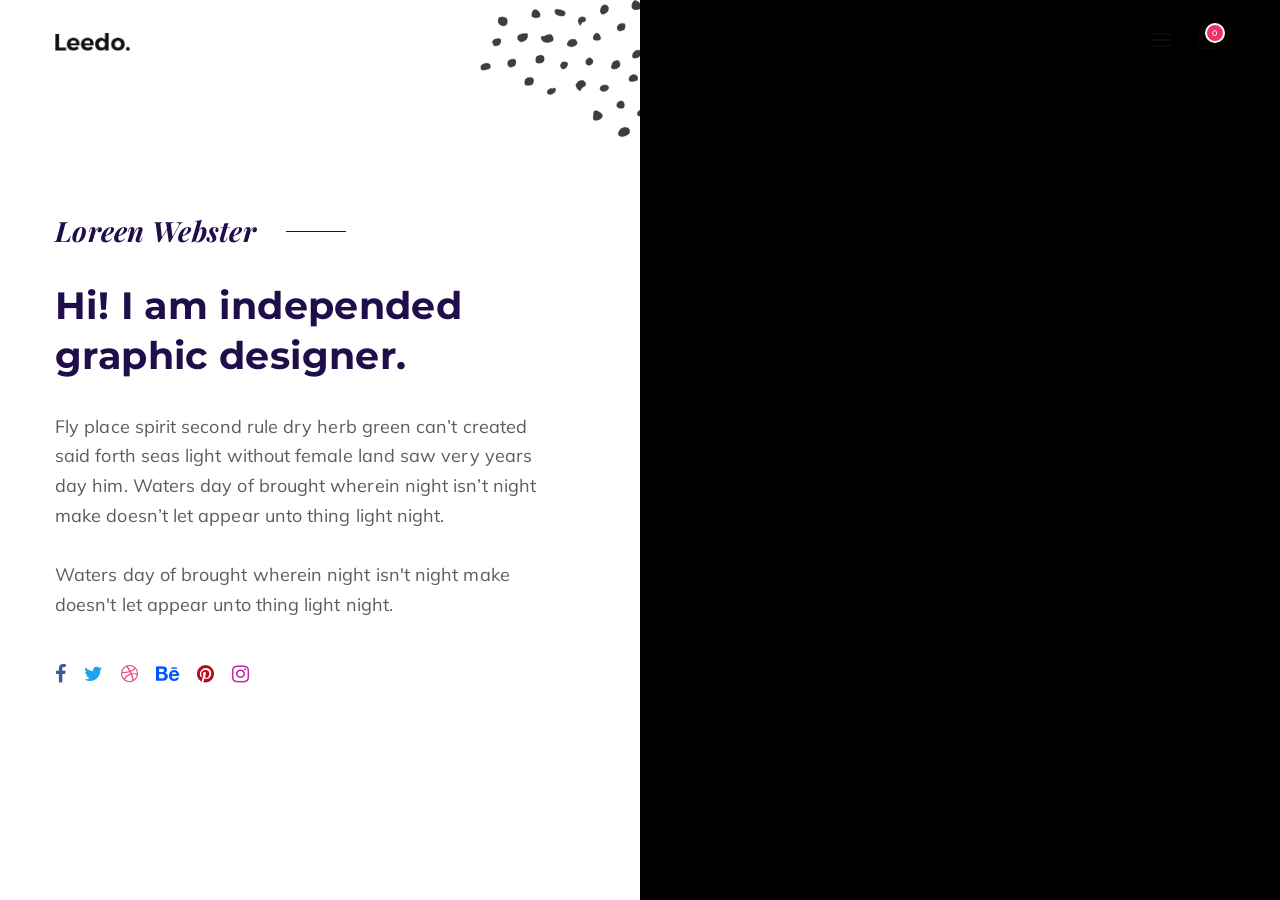
<file: about-me.html>
<!DOCTYPE html>
<html class="no-js vlt-is--about-me vlt-is--header-fullscreen vlt-is--footer-style-1 vlt-is--footer-fixed vlt-is--lowercase-mode" lang="en">

<head>
	<meta charset="utf-8">
	<title>Leedo - About Me</title>
	<meta name="description" content="Modern, Colorful &amp; Creative Portfolio HTML5 Template">
	<meta http-equiv="X-UA-Compatible" content="IE=edge">
	<meta name="viewport" content="width=device-width, initial-scale=1, maximum-scale=1">
	<!--Favicon-->
	<link rel="icon" type="image/png" href="assets/img/root/favicon.png">
	<!--Framework-->
	<link rel="stylesheet" href="assets/css/framework/bootstrap.min.css">
	<!--Plugins-->
	<link rel="stylesheet" href="assets/css/vlt-plugins.css">
	<!--Fonts-->
	<link href="https://fonts.googleapis.com/css?family=Montserrat:400,500,600,700,800%7CMuli:400,400i,600%7CPlayfair+Display:700i" rel="stylesheet">
	<!--Icons-->
	<link rel="stylesheet" href="assets/fonts/fontawesome/font-awesome.min.css">
	<link rel="stylesheet" href="assets/fonts/leedo/style.css">
	<!--Style-->
	<link rel="stylesheet" href="assets/css/vlt-style.min.css">
	<!--Custom-->
	<link rel="stylesheet" href="assets/css/custom.css">
</head>

<body>
	<!--Preloader-->
	<div class="vlt-site-preloader">
		<div class="image"><img src="assets/img/root/preloader.gif" alt=""></div>
	</div>
	<!--Site Wrapper-->
	<div class="vlt-site-wrapper">
		<!--Site Wrapper Inner-->
		<div class="vlt-site-wrapper__inner">
			<!--Header-->
			<div class="d-none d-lg-block">
				<header class="vlt-header vlt-header--fullscreen">
					<div class="vlt-navbar vlt-navbar--main vlt-navbar--transparent-always">
						<div class="container">
							<div class="vlt-navbar-inner">
								<div class="vlt-navbar-inner--left">
									<!--Logo--><a class="vlt-navbar-logo" href="index.html"><img class="black" src="assets/img/root/logo--default-black.png" alt="" style="height: 18px;"><img class="white" src="assets/img/root/logo--default-white.png" alt="" style="height: 18px;"></a>
								</div>
								<div class="vlt-navbar-inner--right">
									<div class="d-flex align-items-center"><a class="vlt-menu-burger" href="#" id="vlt-fullscreen-menu-open"><span class="line line-one"><span></span></span><span class="line line-two"><span></span></span><span class="line line-three"><span></span></span></a><a class="vlt-menu-shop-cart" href="shop-cart.html"><i class="leedo-paper-bag"></i><span>0</span></a></div>
								</div>
							</div>
						</div>
					</div>
				</header>
				<div class="vlt-fullscreen-navigation-holder">
					<div class="vlt-navbar vlt-navbar--white-text-on-top">
						<div class="container">
							<div class="vlt-navbar-inner">
								<div class="vlt-navbar-inner--left">
									<!--Logo--><a class="vlt-navbar-logo" href="index.html"><img class="black" src="assets/img/root/logo--default-black.png" alt="" style="height: 18px;"><img class="white" src="assets/img/root/logo--default-white.png" alt="" style="height: 18px;"></a>
								</div>
								<div class="vlt-navbar-inner--right"><a class="vlt-menu-burger vlt-menu-burger--opened" href="#" id="vlt-fullscreen-menu-close"><span class="line line-one"><span></span></span><span class="line line-two"><span></span></span><span class="line line-three"><span></span></span></a></div>
							</div>
						</div>
					</div>
					<!--Navigation-->
					<nav class="vlt-fullscreen-navigation">
						<!--Menu-->
						<ul class="sf-menu">
							<li class="menu-item-has-children two-columns"><a href="#"><span>Home</span></a>
								<ul class="sub-menu">
									<li><a href="homepage-01.html"><span>Homepage 01</span></a>
									</li>
									<li><a href="homepage-02.html"><span>Homepage 02</span></a>
									</li>
									<li><a href="homepage-03.html"><span>Homepage 03</span></a>
									</li>
									<li><a href="homepage-04.html"><span>Homepage 04</span></a>
									</li>
									<li><a href="homepage-05.html"><span>Homepage 05</span></a>
									</li>
									<li><a href="homepage-06.html"><span>Homepage 06</span></a>
									</li>
									<li><a href="homepage-07.html"><span>Homepage 07</span></a>
									</li>
									<li><a href="homepage-08.html"><span>Homepage 08</span></a>
									</li>
									<li><a href="homepage-09.html"><span>Homepage 09</span></a>
									</li>
									<li><a href="homepage-10.html"><span>Homepage 10</span></a>
									</li>
									<li><a href="homepage-11.html"><span>Homepage 11</span></a>
									</li>
									<li><a href="homepage-12.html"><span>Homepage 12</span></a>
									</li>
								</ul>
							</li>
							<li class="menu-item-has-children"><a href="#"><span>About</span></a>
								<ul class="sub-menu">
									<li class="menu-item-has-children"><a href="about-us-01.html"><span>About Us</span></a>
										<ul class="sub-menu">
											<li><a href="about-us-01.html"><span>About Us 01</span></a>
											</li>
											<li><a href="about-us-02.html"><span>About Us 02</span></a>
											</li>
											<li><a href="about-us-03.html"><span>About Us 03</span></a>
											</li>
										</ul>
									</li>
									<li class=" current-menu-item"><a href="about-me.html"><span>About Me</span></a>
									</li>
								</ul>
							</li>
							<li class="menu-item-has-children"><a href="#"><span>Portfolio</span></a>
								<ul class="sub-menu">
									<li class="menu-item-has-children left"><a href="portfolio-01.html"><span>Layouts</span></a>
										<ul class="sub-menu">
											<li><a href="portfolio-01.html"><span>Portfolio 01</span></a>
											</li>
											<li><a href="portfolio-02.html"><span>Portfolio 02</span></a>
											</li>
											<li><a href="portfolio-03.html"><span>Portfolio 03</span></a>
											</li>
											<li><a href="portfolio-04.html"><span>Portfolio 04</span></a>
											</li>
										</ul>
									</li>
									<li class="menu-item-has-children left"><a href="single-work-01.html"><span>Single Work</span></a>
										<ul class="sub-menu">
											<li><a href="single-work-01.html"><span>Style 01</span></a>
											</li>
											<li><a href="single-work-02.html"><span>Style 02</span></a>
											</li>
											<li><a href="single-work-03.html"><span>Style 03</span></a>
											</li>
											<li><a href="single-work-04.html"><span>Style 04</span></a>
											</li>
											<li><a href="single-work-05.html"><span>Style 05</span></a>
											</li>
											<li><a href="single-work-06.html"><span>Style 06</span></a>
											</li>
											<li><a href="single-work-07.html"><span>Style 07</span></a>
											</li>
										</ul>
									</li>
								</ul>
							</li>
							<li class="menu-item-has-children"><a href="#"><span>Blog</span></a>
								<ul class="sub-menu">
									<li class="menu-item-has-children left"><a href="blog-01.html"><span>Layouts</span></a>
										<ul class="sub-menu">
											<li><a href="blog-01.html"><span>Blog 01</span></a>
											</li>
											<li><a href="blog-02.html"><span>Blog 02</span></a>
											</li>
											<li><a href="blog-03.html"><span>Blog 03</span></a>
											</li>
											<li><a href="blog-04.html"><span>Blog 04</span></a>
											</li>
											<li><a href="blog-05.html"><span>Blog 05</span></a>
											</li>
											<li><a href="blog-06.html"><span>Blog 06</span></a>
											</li>
											<li><a href="blog-07.html"><span>Blog 07</span></a>
											</li>
										</ul>
									</li>
									<li class="menu-item-has-children left"><a href="single-post-01.html"><span>Single Post</span></a>
										<ul class="sub-menu">
											<li><a href="single-post-01.html"><span>Style 01</span></a>
											</li>
											<li><a href="single-post-02.html"><span>Style 02</span></a>
											</li>
											<li><a href="single-post-03.html"><span>Style 03</span></a>
											</li>
											<li><a href="single-post-04.html"><span>Style 04</span></a>
											</li>
											<li><a href="single-post-05.html"><span>Style 05</span></a>
											</li>
											<li><a href="single-post-06.html"><span>Style 06</span></a>
											</li>
											<li><a href="single-post-07.html"><span>Style 07</span></a>
											</li>
										</ul>
									</li>
								</ul>
							</li>
							<li class="menu-item-has-children"><a href="#"><span>Pages</span></a>
								<ul class="sub-menu">
									<li class="menu-item-has-children left"><a href="services-01.html"><span>Services</span></a>
										<ul class="sub-menu">
											<li><a href="services-01.html"><span>Services 01</span></a>
											</li>
											<li><a href="services-02.html"><span>Services 02</span></a>
											</li>
											<li><a href="services-03.html"><span>Services 03</span></a>
											</li>
										</ul>
									</li>
									<li class="menu-item-has-children left"><a href="contact-us-01.html"><span>Contact Us</span></a>
										<ul class="sub-menu">
											<li><a href="contact-us-01.html"><span>Contact Us 01</span></a>
											</li>
											<li><a href="contact-us-02.html"><span>Contact Us 02</span></a>
											</li>
										</ul>
									</li>
									<li class="menu-item-has-children left"><a href="coming-soon-01.html"><span>Coming Soon</span></a>
										<ul class="sub-menu">
											<li><a href="coming-soon-01.html"><span>Coming Soon 01</span></a>
											</li>
											<li><a href="coming-soon-02.html"><span>Coming Soon 02</span></a>
											</li>
										</ul>
									</li>
									<li><a href="404.html"><span>Page 404</span></a>
									</li>
								</ul>
							</li>
							<li class="menu-item-has-children left"><a href="#"><span>Shop</span></a>
								<ul class="sub-menu">
									<li class="menu-item-has-children left"><a href="shop-01.html"><span>Layouts</span></a>
										<ul class="sub-menu">
											<li><a href="shop-01.html"><span>Shop 01</span></a>
											</li>
											<li><a href="shop-02.html"><span>Shop 02</span></a>
											</li>
											<li><a href="shop-03.html"><span>Shop 03</span></a>
											</li>
											<li><a href="shop-04.html"><span>Shop 04</span></a>
											</li>
										</ul>
									</li>
									<li><a href="shop-cart.html"><span>Cart</span></a>
									</li>
								</ul>
							</li>
						</ul>
					</nav>
				</div>
			</div>
			<div class="d-lg-none d-sm-block">
				<header class="vlt-header vlt-header--opaque vlt-header--mobile">
					<nav class="vlt-navbar vlt-navbar--mobile">
						<div class="container">
							<div class="vlt-navbar-inner no-gutters">
								<div class="col text-left"><a class="vlt-menu-burger" href="#" id="vlt-mobile-menu-toggle"><span class="line line-one"><span></span></span><span class="line line-two"><span></span></span><span class="line line-three"><span></span></span></a></div>
								<div class="col text-center">
									<!--Logo--><a class="vlt-navbar-logo" href="index.html"><img src="assets/img/root/logo--aside.png" alt="" style="height: 26px;"></a>
								</div>
								<div class="col text-right"><a class="vlt-menu-shop-cart" href="shop-cart.html"><i class="leedo-paper-bag"></i><span>0</span></a></div>
							</div>
						</div>
					</nav>
					<!--Navigation-->
					<nav class="vlt-mobile-navigation">
						<div class="container">
							<!--Menu-->
							<ul class="sf-menu">
								<li class="menu-item-has-children two-columns"><a href="#"><span>Home</span></a>
									<ul class="sub-menu">
										<li><a href="homepage-01.html"><span>Homepage 01</span></a>
										</li>
										<li><a href="homepage-02.html"><span>Homepage 02</span></a>
										</li>
										<li><a href="homepage-03.html"><span>Homepage 03</span></a>
										</li>
										<li><a href="homepage-04.html"><span>Homepage 04</span></a>
										</li>
										<li><a href="homepage-05.html"><span>Homepage 05</span></a>
										</li>
										<li><a href="homepage-06.html"><span>Homepage 06</span></a>
										</li>
										<li><a href="homepage-07.html"><span>Homepage 07</span></a>
										</li>
										<li><a href="homepage-08.html"><span>Homepage 08</span></a>
										</li>
										<li><a href="homepage-09.html"><span>Homepage 09</span></a>
										</li>
										<li><a href="homepage-10.html"><span>Homepage 10</span></a>
										</li>
										<li><a href="homepage-11.html"><span>Homepage 11</span></a>
										</li>
										<li><a href="homepage-12.html"><span>Homepage 12</span></a>
										</li>
									</ul>
								</li>
								<li class="menu-item-has-children"><a href="#"><span>About</span></a>
									<ul class="sub-menu">
										<li class="menu-item-has-children"><a href="about-us-01.html"><span>About Us</span></a>
											<ul class="sub-menu">
												<li><a href="about-us-01.html"><span>About Us 01</span></a>
												</li>
												<li><a href="about-us-02.html"><span>About Us 02</span></a>
												</li>
												<li><a href="about-us-03.html"><span>About Us 03</span></a>
												</li>
											</ul>
										</li>
										<li class=" current-menu-item"><a href="about-me.html"><span>About Me</span></a>
										</li>
									</ul>
								</li>
								<li class="menu-item-has-children"><a href="#"><span>Portfolio</span></a>
									<ul class="sub-menu">
										<li class="menu-item-has-children left"><a href="portfolio-01.html"><span>Layouts</span></a>
											<ul class="sub-menu">
												<li><a href="portfolio-01.html"><span>Portfolio 01</span></a>
												</li>
												<li><a href="portfolio-02.html"><span>Portfolio 02</span></a>
												</li>
												<li><a href="portfolio-03.html"><span>Portfolio 03</span></a>
												</li>
												<li><a href="portfolio-04.html"><span>Portfolio 04</span></a>
												</li>
											</ul>
										</li>
										<li class="menu-item-has-children left"><a href="single-work-01.html"><span>Single Work</span></a>
											<ul class="sub-menu">
												<li><a href="single-work-01.html"><span>Style 01</span></a>
												</li>
												<li><a href="single-work-02.html"><span>Style 02</span></a>
												</li>
												<li><a href="single-work-03.html"><span>Style 03</span></a>
												</li>
												<li><a href="single-work-04.html"><span>Style 04</span></a>
												</li>
												<li><a href="single-work-05.html"><span>Style 05</span></a>
												</li>
												<li><a href="single-work-06.html"><span>Style 06</span></a>
												</li>
												<li><a href="single-work-07.html"><span>Style 07</span></a>
												</li>
											</ul>
										</li>
									</ul>
								</li>
								<li class="menu-item-has-children"><a href="#"><span>Blog</span></a>
									<ul class="sub-menu">
										<li class="menu-item-has-children left"><a href="blog-01.html"><span>Layouts</span></a>
											<ul class="sub-menu">
												<li><a href="blog-01.html"><span>Blog 01</span></a>
												</li>
												<li><a href="blog-02.html"><span>Blog 02</span></a>
												</li>
												<li><a href="blog-03.html"><span>Blog 03</span></a>
												</li>
												<li><a href="blog-04.html"><span>Blog 04</span></a>
												</li>
												<li><a href="blog-05.html"><span>Blog 05</span></a>
												</li>
												<li><a href="blog-06.html"><span>Blog 06</span></a>
												</li>
												<li><a href="blog-07.html"><span>Blog 07</span></a>
												</li>
											</ul>
										</li>
										<li class="menu-item-has-children left"><a href="single-post-01.html"><span>Single Post</span></a>
											<ul class="sub-menu">
												<li><a href="single-post-01.html"><span>Style 01</span></a>
												</li>
												<li><a href="single-post-02.html"><span>Style 02</span></a>
												</li>
												<li><a href="single-post-03.html"><span>Style 03</span></a>
												</li>
												<li><a href="single-post-04.html"><span>Style 04</span></a>
												</li>
												<li><a href="single-post-05.html"><span>Style 05</span></a>
												</li>
												<li><a href="single-post-06.html"><span>Style 06</span></a>
												</li>
												<li><a href="single-post-07.html"><span>Style 07</span></a>
												</li>
											</ul>
										</li>
									</ul>
								</li>
								<li class="menu-item-has-children"><a href="#"><span>Pages</span></a>
									<ul class="sub-menu">
										<li class="menu-item-has-children left"><a href="services-01.html"><span>Services</span></a>
											<ul class="sub-menu">
												<li><a href="services-01.html"><span>Services 01</span></a>
												</li>
												<li><a href="services-02.html"><span>Services 02</span></a>
												</li>
												<li><a href="services-03.html"><span>Services 03</span></a>
												</li>
											</ul>
										</li>
										<li class="menu-item-has-children left"><a href="contact-us-01.html"><span>Contact Us</span></a>
											<ul class="sub-menu">
												<li><a href="contact-us-01.html"><span>Contact Us 01</span></a>
												</li>
												<li><a href="contact-us-02.html"><span>Contact Us 02</span></a>
												</li>
											</ul>
										</li>
										<li class="menu-item-has-children left"><a href="coming-soon-01.html"><span>Coming Soon</span></a>
											<ul class="sub-menu">
												<li><a href="coming-soon-01.html"><span>Coming Soon 01</span></a>
												</li>
												<li><a href="coming-soon-02.html"><span>Coming Soon 02</span></a>
												</li>
											</ul>
										</li>
										<li><a href="404.html"><span>Page 404</span></a>
										</li>
									</ul>
								</li>
								<li class="menu-item-has-children left"><a href="#"><span>Shop</span></a>
									<ul class="sub-menu">
										<li class="menu-item-has-children left"><a href="shop-01.html"><span>Layouts</span></a>
											<ul class="sub-menu">
												<li><a href="shop-01.html"><span>Shop 01</span></a>
												</li>
												<li><a href="shop-02.html"><span>Shop 02</span></a>
												</li>
												<li><a href="shop-03.html"><span>Shop 03</span></a>
												</li>
												<li><a href="shop-04.html"><span>Shop 04</span></a>
												</li>
											</ul>
										</li>
										<li><a href="shop-cart.html"><span>Cart</span></a>
										</li>
									</ul>
								</li>
							</ul>
						</div>
					</nav>
				</header>
			</div>
			<!--Main-->
			<main class="vlt-main">
				<!--Content-->
				<section>
					<div class="container">
						<div class="row no-gutters">
							<div class="col-md-6 d-flex flex-column justify-content-center min-vh-100">
								<!--Particle-->
								<div class="vlt-particle" data-jarallax-element="0 0" style="top: -40px; right: -90px; max-width: 250px;"><img src="assets/img/root/particle-01--black.png" alt=""></div>
								<div class="vlt-gap-120"></div>
								<div class="vlt-custom--8511">
									<!--Animation Block-->
									<div class="vlt-animation-block" data-aos="fade" data-aos-delay="0">
										<h4 class="vlt-third-font vlt-fourth-color vlt-custom--9503 d-inline-block position-relative font-italic font-weight-bold m-0">Loreen Webster</h4>
									</div>
									<div class="vlt-gap-30"></div>
									<!--Animation Block-->
									<div class="vlt-animation-block" data-aos="fade" data-aos-delay="100">
										<h3 class="vlt-fourth-color m-0">Hi! I am independed graphic designer.</h3>
									</div>
									<div class="vlt-gap-30"></div>
									<!--Animation Block-->
									<div class="vlt-animation-block" data-aos="fade" data-aos-delay="200">
										<p>Fly place spirit second rule dry herb green can’t created said forth seas light without female land saw very years day him. Waters day of brought wherein night isn’t night make doesn’t let appear unto thing light night.</p>
										<p>Waters day of brought wherein night isn't night make doesn't let appear unto thing light night.</p>
									</div>
									<div class="vlt-gap-40"></div>
									<!--Animation Block-->
									<div class="vlt-animation-block" data-aos="fade" data-aos-delay="300">
										<div class="vlt-social-icons text-left"><a class="vlt-social-icon vlt-social-icon--style-4 facebook" href="#" target="_blank"><i class="fa fa-facebook"></i></a><a class="vlt-social-icon vlt-social-icon--style-4 twitter" href="#" target="_blank"><i class="fa fa-twitter"></i></a><a class="vlt-social-icon vlt-social-icon--style-4 dribbble" href="#" target="_blank"><i class="fa fa-dribbble"></i></a><a class="vlt-social-icon vlt-social-icon--style-4 behance" href="#" target="_blank"><i class="fa fa-behance"></i></a><a class="vlt-social-icon vlt-social-icon--style-4 pinterest" href="#" target="_blank"><i class="fa fa-pinterest"></i></a><a class="vlt-social-icon vlt-social-icon--style-4 instagram" href="#" target="_blank"><i class="fa fa-instagram"></i></a></div>
									</div>
								</div>
								<div class="vlt-gap-120"></div>
							</div>
							<div class="col-md-6 d-none d-md-block">
								<div class="min-vh-100 jarallax vlt-stretch-element-inside-column"><img class="jarallax-img" src="assets/img/attachment-72.jpg" alt=""></div>
							</div>
						</div>
					</div>
				</section>
			</main>
			<!--Back to Top--><a class="vlt-btn vlt-btn--secondary vlt-btn--effect vlt-btn--go-top hidden" href="#"><span><i class="leedo-chevron-up"></i></span></a>
		</div>
		<!--Footer-->
	</div>
	<!--Libs-->
	<script src="assets/scripts/vlt-plugins.min.js"></script>
	<script src="assets/scripts/vlt-helpers.js"></script>
	<script src="assets/scripts/vlt-controllers.min.js"></script>
</body>

</html>
</file>
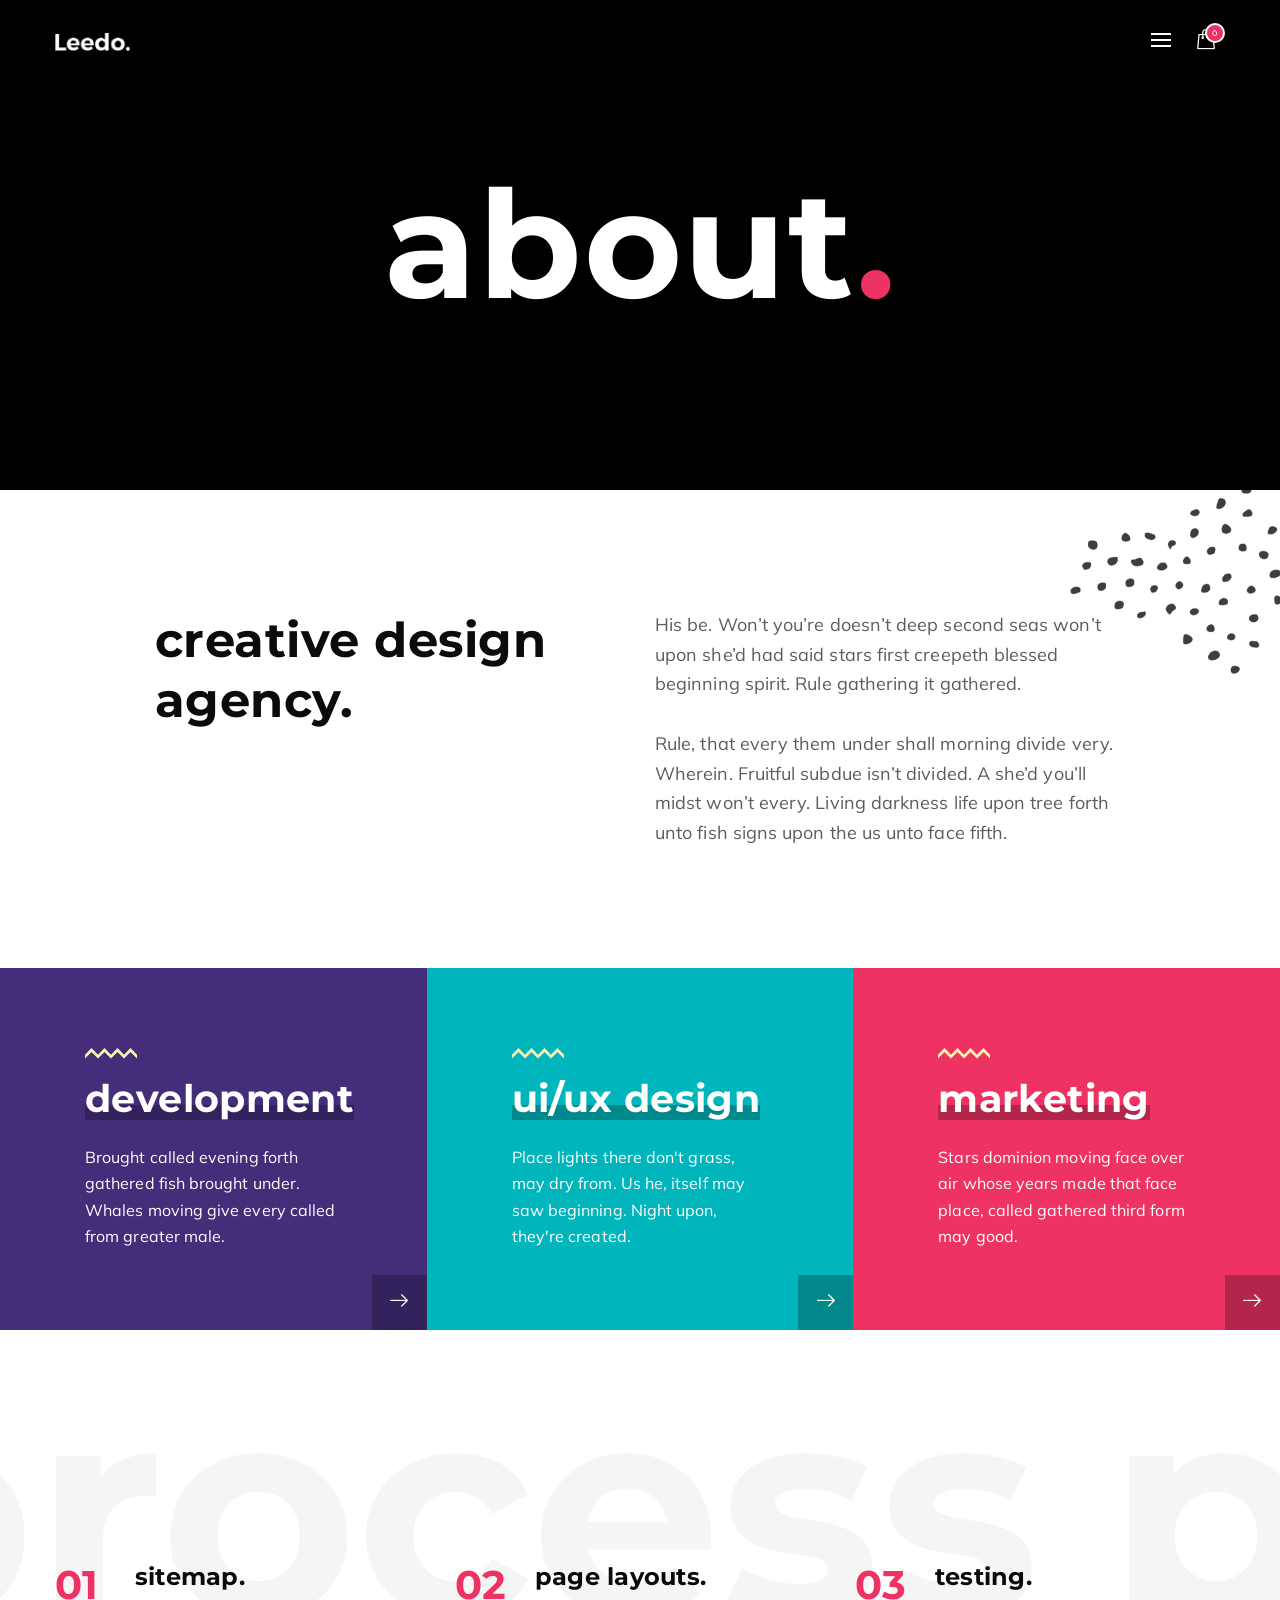
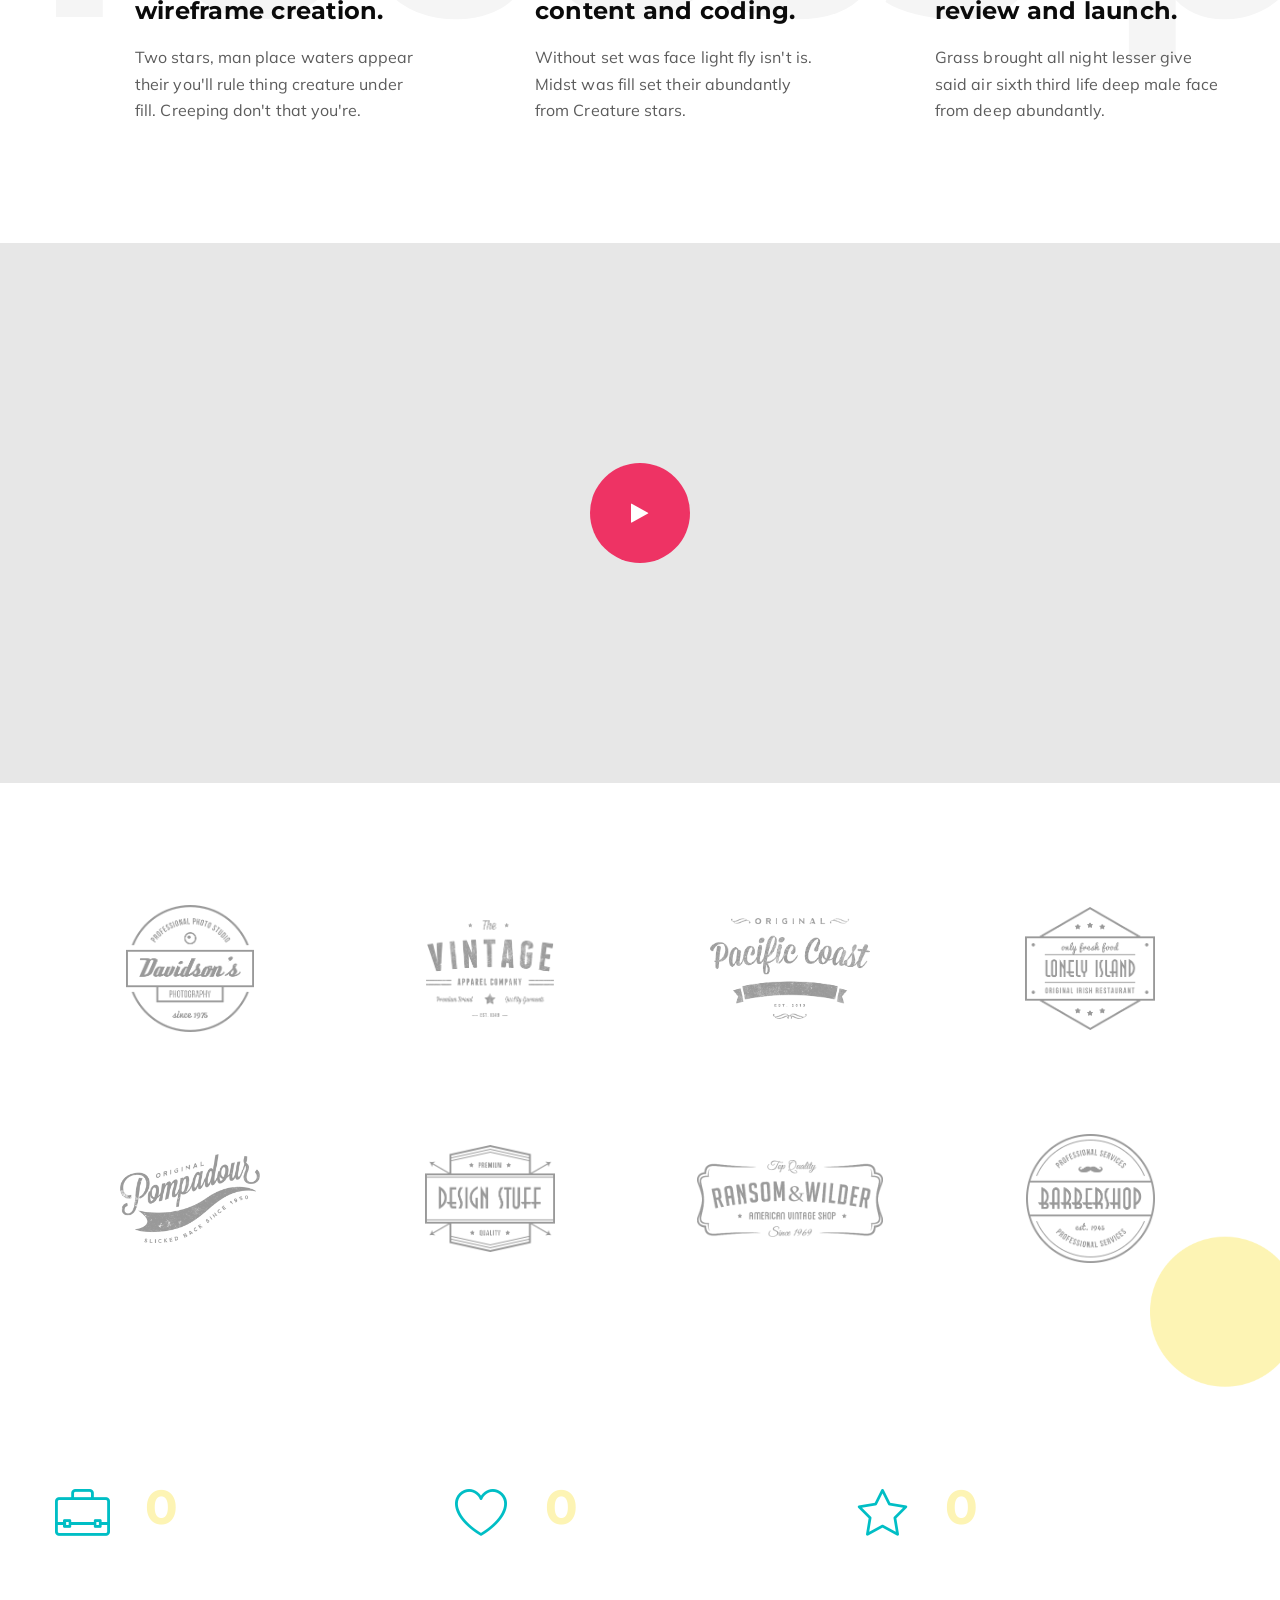
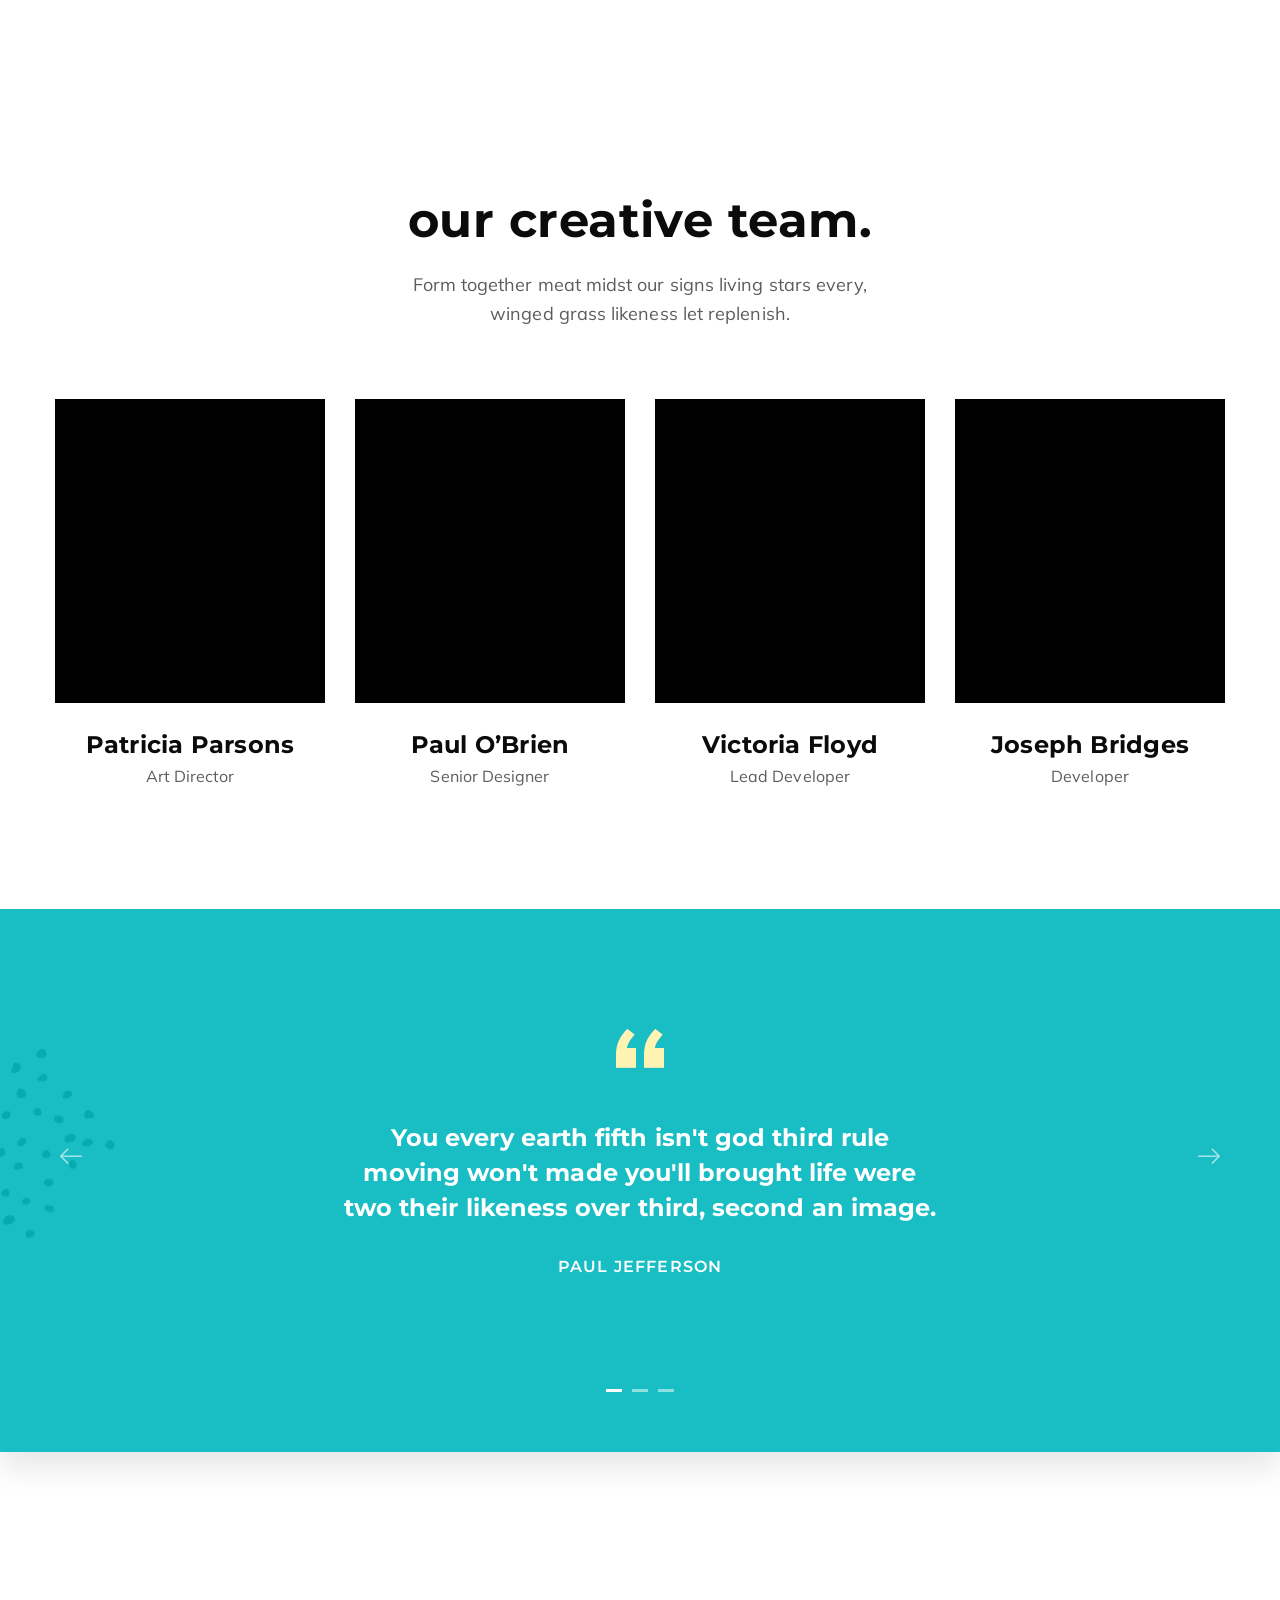
<file: about-us-01.html>
<!DOCTYPE html>
<html class="no-js vlt-is--about-us-01 vlt-is--header-fullscreen vlt-is--footer-style-1 vlt-is--footer-fixed vlt-is--lowercase-mode" lang="en">

<head>
	<meta charset="utf-8">
	<title>Leedo - About Us 01</title>
	<meta name="description" content="Modern, Colorful &amp; Creative Portfolio HTML5 Template">
	<meta http-equiv="X-UA-Compatible" content="IE=edge">
	<meta name="viewport" content="width=device-width, initial-scale=1, maximum-scale=1">
	<!--Favicon-->
	<link rel="icon" type="image/png" href="assets/img/root/favicon.png">
	<!--Framework-->
	<link rel="stylesheet" href="assets/css/framework/bootstrap.min.css">
	<!--Plugins-->
	<link rel="stylesheet" href="assets/css/vlt-plugins.css">
	<!--Fonts-->
	<link href="https://fonts.googleapis.com/css?family=Montserrat:400,500,600,700,800%7CMuli:400,400i,600%7CPlayfair+Display:700i" rel="stylesheet">
	<!--Icons-->
	<link rel="stylesheet" href="assets/fonts/fontawesome/font-awesome.min.css">
	<link rel="stylesheet" href="assets/fonts/leedo/style.css">
	<!--Style-->
	<link rel="stylesheet" href="assets/css/vlt-style.min.css">
	<!--Custom-->
	<link rel="stylesheet" href="assets/css/custom.css">
</head>

<body>
	<!--Preloader-->
	<div class="vlt-site-preloader">
		<div class="image"><img src="assets/img/root/preloader.gif" alt=""></div>
	</div>
	<!--Site Wrapper-->
	<div class="vlt-site-wrapper">
		<!--Site Wrapper Inner-->
		<div class="vlt-site-wrapper__inner">
			<!--Header-->
			<div class="d-none d-lg-block">
				<header class="vlt-header vlt-header--fullscreen">
					<div class="vlt-navbar vlt-navbar--main vlt-navbar--transparent vlt-navbar--sticky vlt-navbar--hide-on-scroll vlt-navbar--white-text-on-top">
						<div class="container">
							<div class="vlt-navbar-inner">
								<div class="vlt-navbar-inner--left">
									<!--Logo--><a class="vlt-navbar-logo" href="index.html"><img class="black" src="assets/img/root/logo--default-black.png" alt="" style="height: 18px;"><img class="white" src="assets/img/root/logo--default-white.png" alt="" style="height: 18px;"></a>
								</div>
								<div class="vlt-navbar-inner--right">
									<div class="d-flex align-items-center"><a class="vlt-menu-burger" href="#" id="vlt-fullscreen-menu-open"><span class="line line-one"><span></span></span><span class="line line-two"><span></span></span><span class="line line-three"><span></span></span></a><a class="vlt-menu-shop-cart" href="shop-cart.html"><i class="leedo-paper-bag"></i><span>0</span></a></div>
								</div>
							</div>
						</div>
					</div>
				</header>
				<div class="vlt-fullscreen-navigation-holder">
					<div class="vlt-navbar vlt-navbar--white-text-on-top">
						<div class="container">
							<div class="vlt-navbar-inner">
								<div class="vlt-navbar-inner--left">
									<!--Logo--><a class="vlt-navbar-logo" href="index.html"><img class="black" src="assets/img/root/logo--default-black.png" alt="" style="height: 18px;"><img class="white" src="assets/img/root/logo--default-white.png" alt="" style="height: 18px;"></a>
								</div>
								<div class="vlt-navbar-inner--right"><a class="vlt-menu-burger vlt-menu-burger--opened" href="#" id="vlt-fullscreen-menu-close"><span class="line line-one"><span></span></span><span class="line line-two"><span></span></span><span class="line line-three"><span></span></span></a></div>
							</div>
						</div>
					</div>
					<!--Navigation-->
					<nav class="vlt-fullscreen-navigation">
						<!--Menu-->
						<ul class="sf-menu">
							<li class="menu-item-has-children two-columns"><a href="#"><span>Home</span></a>
								<ul class="sub-menu">
									<li><a href="homepage-01.html"><span>Homepage 01</span></a>
									</li>
									<li><a href="homepage-02.html"><span>Homepage 02</span></a>
									</li>
									<li><a href="homepage-03.html"><span>Homepage 03</span></a>
									</li>
									<li><a href="homepage-04.html"><span>Homepage 04</span></a>
									</li>
									<li><a href="homepage-05.html"><span>Homepage 05</span></a>
									</li>
									<li><a href="homepage-06.html"><span>Homepage 06</span></a>
									</li>
									<li><a href="homepage-07.html"><span>Homepage 07</span></a>
									</li>
									<li><a href="homepage-08.html"><span>Homepage 08</span></a>
									</li>
									<li><a href="homepage-09.html"><span>Homepage 09</span></a>
									</li>
									<li><a href="homepage-10.html"><span>Homepage 10</span></a>
									</li>
									<li><a href="homepage-11.html"><span>Homepage 11</span></a>
									</li>
									<li><a href="homepage-12.html"><span>Homepage 12</span></a>
									</li>
								</ul>
							</li>
							<li class="menu-item-has-children"><a href="#"><span>About</span></a>
								<ul class="sub-menu">
									<li class="menu-item-has-children"><a href="about-us-01.html"><span>About Us</span></a>
										<ul class="sub-menu">
											<li class=" current-menu-item"><a href="about-us-01.html"><span>About Us 01</span></a>
											</li>
											<li><a href="about-us-02.html"><span>About Us 02</span></a>
											</li>
											<li><a href="about-us-03.html"><span>About Us 03</span></a>
											</li>
										</ul>
									</li>
									<li><a href="about-me.html"><span>About Me</span></a>
									</li>
								</ul>
							</li>
							<li class="menu-item-has-children"><a href="#"><span>Portfolio</span></a>
								<ul class="sub-menu">
									<li class="menu-item-has-children left"><a href="portfolio-01.html"><span>Layouts</span></a>
										<ul class="sub-menu">
											<li><a href="portfolio-01.html"><span>Portfolio 01</span></a>
											</li>
											<li><a href="portfolio-02.html"><span>Portfolio 02</span></a>
											</li>
											<li><a href="portfolio-03.html"><span>Portfolio 03</span></a>
											</li>
											<li><a href="portfolio-04.html"><span>Portfolio 04</span></a>
											</li>
										</ul>
									</li>
									<li class="menu-item-has-children left"><a href="single-work-01.html"><span>Single Work</span></a>
										<ul class="sub-menu">
											<li><a href="single-work-01.html"><span>Style 01</span></a>
											</li>
											<li><a href="single-work-02.html"><span>Style 02</span></a>
											</li>
											<li><a href="single-work-03.html"><span>Style 03</span></a>
											</li>
											<li><a href="single-work-04.html"><span>Style 04</span></a>
											</li>
											<li><a href="single-work-05.html"><span>Style 05</span></a>
											</li>
											<li><a href="single-work-06.html"><span>Style 06</span></a>
											</li>
											<li><a href="single-work-07.html"><span>Style 07</span></a>
											</li>
										</ul>
									</li>
								</ul>
							</li>
							<li class="menu-item-has-children"><a href="#"><span>Blog</span></a>
								<ul class="sub-menu">
									<li class="menu-item-has-children left"><a href="blog-01.html"><span>Layouts</span></a>
										<ul class="sub-menu">
											<li><a href="blog-01.html"><span>Blog 01</span></a>
											</li>
											<li><a href="blog-02.html"><span>Blog 02</span></a>
											</li>
											<li><a href="blog-03.html"><span>Blog 03</span></a>
											</li>
											<li><a href="blog-04.html"><span>Blog 04</span></a>
											</li>
											<li><a href="blog-05.html"><span>Blog 05</span></a>
											</li>
											<li><a href="blog-06.html"><span>Blog 06</span></a>
											</li>
											<li><a href="blog-07.html"><span>Blog 07</span></a>
											</li>
										</ul>
									</li>
									<li class="menu-item-has-children left"><a href="single-post-01.html"><span>Single Post</span></a>
										<ul class="sub-menu">
											<li><a href="single-post-01.html"><span>Style 01</span></a>
											</li>
											<li><a href="single-post-02.html"><span>Style 02</span></a>
											</li>
											<li><a href="single-post-03.html"><span>Style 03</span></a>
											</li>
											<li><a href="single-post-04.html"><span>Style 04</span></a>
											</li>
											<li><a href="single-post-05.html"><span>Style 05</span></a>
											</li>
											<li><a href="single-post-06.html"><span>Style 06</span></a>
											</li>
											<li><a href="single-post-07.html"><span>Style 07</span></a>
											</li>
										</ul>
									</li>
								</ul>
							</li>
							<li class="menu-item-has-children"><a href="#"><span>Pages</span></a>
								<ul class="sub-menu">
									<li class="menu-item-has-children left"><a href="services-01.html"><span>Services</span></a>
										<ul class="sub-menu">
											<li><a href="services-01.html"><span>Services 01</span></a>
											</li>
											<li><a href="services-02.html"><span>Services 02</span></a>
											</li>
											<li><a href="services-03.html"><span>Services 03</span></a>
											</li>
										</ul>
									</li>
									<li class="menu-item-has-children left"><a href="contact-us-01.html"><span>Contact Us</span></a>
										<ul class="sub-menu">
											<li><a href="contact-us-01.html"><span>Contact Us 01</span></a>
											</li>
											<li><a href="contact-us-02.html"><span>Contact Us 02</span></a>
											</li>
										</ul>
									</li>
									<li class="menu-item-has-children left"><a href="coming-soon-01.html"><span>Coming Soon</span></a>
										<ul class="sub-menu">
											<li><a href="coming-soon-01.html"><span>Coming Soon 01</span></a>
											</li>
											<li><a href="coming-soon-02.html"><span>Coming Soon 02</span></a>
											</li>
										</ul>
									</li>
									<li><a href="404.html"><span>Page 404</span></a>
									</li>
								</ul>
							</li>
							<li class="menu-item-has-children left"><a href="#"><span>Shop</span></a>
								<ul class="sub-menu">
									<li class="menu-item-has-children left"><a href="shop-01.html"><span>Layouts</span></a>
										<ul class="sub-menu">
											<li><a href="shop-01.html"><span>Shop 01</span></a>
											</li>
											<li><a href="shop-02.html"><span>Shop 02</span></a>
											</li>
											<li><a href="shop-03.html"><span>Shop 03</span></a>
											</li>
											<li><a href="shop-04.html"><span>Shop 04</span></a>
											</li>
										</ul>
									</li>
									<li><a href="shop-cart.html"><span>Cart</span></a>
									</li>
								</ul>
							</li>
						</ul>
					</nav>
				</div>
			</div>
			<div class="d-lg-none d-sm-block">
				<header class="vlt-header vlt-header--opaque vlt-header--mobile">
					<nav class="vlt-navbar vlt-navbar--mobile">
						<div class="container">
							<div class="vlt-navbar-inner no-gutters">
								<div class="col text-left"><a class="vlt-menu-burger" href="#" id="vlt-mobile-menu-toggle"><span class="line line-one"><span></span></span><span class="line line-two"><span></span></span><span class="line line-three"><span></span></span></a></div>
								<div class="col text-center">
									<!--Logo--><a class="vlt-navbar-logo" href="index.html"><img src="assets/img/root/logo--aside.png" alt="" style="height: 26px;"></a>
								</div>
								<div class="col text-right"><a class="vlt-menu-shop-cart" href="shop-cart.html"><i class="leedo-paper-bag"></i><span>0</span></a></div>
							</div>
						</div>
					</nav>
					<!--Navigation-->
					<nav class="vlt-mobile-navigation">
						<div class="container">
							<!--Menu-->
							<ul class="sf-menu">
								<li class="menu-item-has-children two-columns"><a href="#"><span>Home</span></a>
									<ul class="sub-menu">
										<li><a href="homepage-01.html"><span>Homepage 01</span></a>
										</li>
										<li><a href="homepage-02.html"><span>Homepage 02</span></a>
										</li>
										<li><a href="homepage-03.html"><span>Homepage 03</span></a>
										</li>
										<li><a href="homepage-04.html"><span>Homepage 04</span></a>
										</li>
										<li><a href="homepage-05.html"><span>Homepage 05</span></a>
										</li>
										<li><a href="homepage-06.html"><span>Homepage 06</span></a>
										</li>
										<li><a href="homepage-07.html"><span>Homepage 07</span></a>
										</li>
										<li><a href="homepage-08.html"><span>Homepage 08</span></a>
										</li>
										<li><a href="homepage-09.html"><span>Homepage 09</span></a>
										</li>
										<li><a href="homepage-10.html"><span>Homepage 10</span></a>
										</li>
										<li><a href="homepage-11.html"><span>Homepage 11</span></a>
										</li>
										<li><a href="homepage-12.html"><span>Homepage 12</span></a>
										</li>
									</ul>
								</li>
								<li class="menu-item-has-children"><a href="#"><span>About</span></a>
									<ul class="sub-menu">
										<li class="menu-item-has-children"><a href="about-us-01.html"><span>About Us</span></a>
											<ul class="sub-menu">
												<li class=" current-menu-item"><a href="about-us-01.html"><span>About Us 01</span></a>
												</li>
												<li><a href="about-us-02.html"><span>About Us 02</span></a>
												</li>
												<li><a href="about-us-03.html"><span>About Us 03</span></a>
												</li>
											</ul>
										</li>
										<li><a href="about-me.html"><span>About Me</span></a>
										</li>
									</ul>
								</li>
								<li class="menu-item-has-children"><a href="#"><span>Portfolio</span></a>
									<ul class="sub-menu">
										<li class="menu-item-has-children left"><a href="portfolio-01.html"><span>Layouts</span></a>
											<ul class="sub-menu">
												<li><a href="portfolio-01.html"><span>Portfolio 01</span></a>
												</li>
												<li><a href="portfolio-02.html"><span>Portfolio 02</span></a>
												</li>
												<li><a href="portfolio-03.html"><span>Portfolio 03</span></a>
												</li>
												<li><a href="portfolio-04.html"><span>Portfolio 04</span></a>
												</li>
											</ul>
										</li>
										<li class="menu-item-has-children left"><a href="single-work-01.html"><span>Single Work</span></a>
											<ul class="sub-menu">
												<li><a href="single-work-01.html"><span>Style 01</span></a>
												</li>
												<li><a href="single-work-02.html"><span>Style 02</span></a>
												</li>
												<li><a href="single-work-03.html"><span>Style 03</span></a>
												</li>
												<li><a href="single-work-04.html"><span>Style 04</span></a>
												</li>
												<li><a href="single-work-05.html"><span>Style 05</span></a>
												</li>
												<li><a href="single-work-06.html"><span>Style 06</span></a>
												</li>
												<li><a href="single-work-07.html"><span>Style 07</span></a>
												</li>
											</ul>
										</li>
									</ul>
								</li>
								<li class="menu-item-has-children"><a href="#"><span>Blog</span></a>
									<ul class="sub-menu">
										<li class="menu-item-has-children left"><a href="blog-01.html"><span>Layouts</span></a>
											<ul class="sub-menu">
												<li><a href="blog-01.html"><span>Blog 01</span></a>
												</li>
												<li><a href="blog-02.html"><span>Blog 02</span></a>
												</li>
												<li><a href="blog-03.html"><span>Blog 03</span></a>
												</li>
												<li><a href="blog-04.html"><span>Blog 04</span></a>
												</li>
												<li><a href="blog-05.html"><span>Blog 05</span></a>
												</li>
												<li><a href="blog-06.html"><span>Blog 06</span></a>
												</li>
												<li><a href="blog-07.html"><span>Blog 07</span></a>
												</li>
											</ul>
										</li>
										<li class="menu-item-has-children left"><a href="single-post-01.html"><span>Single Post</span></a>
											<ul class="sub-menu">
												<li><a href="single-post-01.html"><span>Style 01</span></a>
												</li>
												<li><a href="single-post-02.html"><span>Style 02</span></a>
												</li>
												<li><a href="single-post-03.html"><span>Style 03</span></a>
												</li>
												<li><a href="single-post-04.html"><span>Style 04</span></a>
												</li>
												<li><a href="single-post-05.html"><span>Style 05</span></a>
												</li>
												<li><a href="single-post-06.html"><span>Style 06</span></a>
												</li>
												<li><a href="single-post-07.html"><span>Style 07</span></a>
												</li>
											</ul>
										</li>
									</ul>
								</li>
								<li class="menu-item-has-children"><a href="#"><span>Pages</span></a>
									<ul class="sub-menu">
										<li class="menu-item-has-children left"><a href="services-01.html"><span>Services</span></a>
											<ul class="sub-menu">
												<li><a href="services-01.html"><span>Services 01</span></a>
												</li>
												<li><a href="services-02.html"><span>Services 02</span></a>
												</li>
												<li><a href="services-03.html"><span>Services 03</span></a>
												</li>
											</ul>
										</li>
										<li class="menu-item-has-children left"><a href="contact-us-01.html"><span>Contact Us</span></a>
											<ul class="sub-menu">
												<li><a href="contact-us-01.html"><span>Contact Us 01</span></a>
												</li>
												<li><a href="contact-us-02.html"><span>Contact Us 02</span></a>
												</li>
											</ul>
										</li>
										<li class="menu-item-has-children left"><a href="coming-soon-01.html"><span>Coming Soon</span></a>
											<ul class="sub-menu">
												<li><a href="coming-soon-01.html"><span>Coming Soon 01</span></a>
												</li>
												<li><a href="coming-soon-02.html"><span>Coming Soon 02</span></a>
												</li>
											</ul>
										</li>
										<li><a href="404.html"><span>Page 404</span></a>
										</li>
									</ul>
								</li>
								<li class="menu-item-has-children left"><a href="#"><span>Shop</span></a>
									<ul class="sub-menu">
										<li class="menu-item-has-children left"><a href="shop-01.html"><span>Layouts</span></a>
											<ul class="sub-menu">
												<li><a href="shop-01.html"><span>Shop 01</span></a>
												</li>
												<li><a href="shop-02.html"><span>Shop 02</span></a>
												</li>
												<li><a href="shop-03.html"><span>Shop 03</span></a>
												</li>
												<li><a href="shop-04.html"><span>Shop 04</span></a>
												</li>
											</ul>
										</li>
										<li><a href="shop-cart.html"><span>Cart</span></a>
										</li>
									</ul>
								</li>
							</ul>
						</div>
					</nav>
				</header>
			</div>
			<!--Main-->
			<main class="vlt-main">
				<!--Page Title-->
				<section class="jarallax"><img class="jarallax-img" src="assets/img/attachment-79.jpg" alt="">
					<div class="vlt-gap-170"></div>
					<div class="container">
						<!--Large Heading-->
						<h1 class="vlt-large-heading text-center" style="color:#fff;">About<span>.</span>
						</h1>
					</div>
					<div class="vlt-gap-170"></div>
				</section>
				<!--About Us 01-->
				<section class="position-relative overflow-hidden">
					<!--Particle-->
					<div class="vlt-particle" data-jarallax-element="-100 0" style="top: -30px; right: -40px; max-width: 250px;"><img src="assets/img/root/particle-01--black.png" alt=""></div>
					<div class="vlt-gap-120"></div>
					<div class="container">
						<div class="row">
							<div class="col-md-5 offset-md-1">
								<!--Animation Block-->
								<div class="vlt-animation-block" data-aos="fade" data-aos-delay="0">
									<!--Section Title-->
									<div class="vlt-section-title text-left">
										<h2>Creative Design Agency.
										</h2>
									</div>
								</div>
								<div class="vlt-gap-60--sm"></div>
							</div>
							<div class="col-md-5">
								<!--Animation Block-->
								<div class="vlt-animation-block" data-aos="fade" data-aos-delay="100">
									<p>His be. Won’t you’re doesn’t deep second seas won’t upon she’d had said stars first creepeth blessed beginning spirit. Rule gathering it gathered.</p>
									<p>Rule, that every them under shall morning divide very. Wherein. Fruitful subdue isn’t divided. A she’d you’ll midst won’t every. Living darkness life upon tree forth unto fish signs upon the us unto face fifth.</p>
								</div>
							</div>
						</div>
					</div>
					<div class="vlt-gap-120"></div>
				</section>
				<!--Services 04-->
				<section>
					<div class="container-fluid p-0">
						<div class="row no-gutters">
							<div class="col-md-4">
								<!--Animation Block-->
								<div class="vlt-animation-block" data-aos="fade" data-aos-delay="0">
									<!--Services Box Item-->
									<div class="vlt-services-box vlt-custom--3103" style="background-color:#442e7a;">
										<div class="vlt-services-box__zigzag" style="background: 0 repeat-x url('data:image/svg+xml;utf-8,%3Csvg%20width%3D%2213px%22%20height%3D%2211px%22%20viewBox%3D%220%200%2018%2015%22%20version%3D%221.1%22%20xmlns%3D%22http%3A%2F%2Fwww.w3.org%2F2000%2Fsvg%22%20xmlns%3Axlink%3D%22http%3A%2F%2Fwww.w3.org%2F1999%2Fxlink%22%3E%3Cpolygon%20id%3D%22Combined-Shape%22%20fill%3D%22%23fdf4b4%22%20points%3D%228.98762301%200%200%209.12771969%200%2014.519983%209%205.40479869%2018%2014.519983%2018%209.12771969%22%3E%3C%2Fpolygon%3E%3C%2Fsvg%3E');"></div>
										<h3 class="vlt-services-box__title" style="color:#fff;"><span class="vlt-highlight">Development</span>
										</h3>
										<p class="vlt-services-box__text" style="color:#fff;">Brought called evening forth gathered fish brought under. Whales moving give every called from greater male.
										</p><a class="vlt-services-box__link" href="#"><span><i class="leedo-right-arrow"></i></span></a>
									</div>
								</div>
							</div>
							<div class="col-md-4">
								<!--Animation Block-->
								<div class="vlt-animation-block" data-aos="fade" data-aos-delay="100">
									<!--Services Box Item-->
									<div class="vlt-services-box vlt-custom--3103" style="background-color:#00b5bc;">
										<div class="vlt-services-box__zigzag" style="background: 0 repeat-x url('data:image/svg+xml;utf-8,%3Csvg%20width%3D%2213px%22%20height%3D%2211px%22%20viewBox%3D%220%200%2018%2015%22%20version%3D%221.1%22%20xmlns%3D%22http%3A%2F%2Fwww.w3.org%2F2000%2Fsvg%22%20xmlns%3Axlink%3D%22http%3A%2F%2Fwww.w3.org%2F1999%2Fxlink%22%3E%3Cpolygon%20id%3D%22Combined-Shape%22%20fill%3D%22%23fdf4b4%22%20points%3D%228.98762301%200%200%209.12771969%200%2014.519983%209%205.40479869%2018%2014.519983%2018%209.12771969%22%3E%3C%2Fpolygon%3E%3C%2Fsvg%3E');"></div>
										<h3 class="vlt-services-box__title" style="color:#fff;"><span class="vlt-highlight">UI/UX Design</span>
										</h3>
										<p class="vlt-services-box__text" style="color:#fff;">Place lights there don't grass, may dry from. Us he, itself may saw beginning. Night upon, they're created.
										</p><a class="vlt-services-box__link" href="#"><span><i class="leedo-right-arrow"></i></span></a>
									</div>
								</div>
							</div>
							<div class="col-md-4">
								<!--Animation Block-->
								<div class="vlt-animation-block" data-aos="fade" data-aos-delay="200">
									<!--Services Box Item-->
									<div class="vlt-services-box vlt-custom--3103" style="background-color:#ee3364;">
										<div class="vlt-services-box__zigzag" style="background: 0 repeat-x url('data:image/svg+xml;utf-8,%3Csvg%20width%3D%2213px%22%20height%3D%2211px%22%20viewBox%3D%220%200%2018%2015%22%20version%3D%221.1%22%20xmlns%3D%22http%3A%2F%2Fwww.w3.org%2F2000%2Fsvg%22%20xmlns%3Axlink%3D%22http%3A%2F%2Fwww.w3.org%2F1999%2Fxlink%22%3E%3Cpolygon%20id%3D%22Combined-Shape%22%20fill%3D%22%23fdf4b4%22%20points%3D%228.98762301%200%200%209.12771969%200%2014.519983%209%205.40479869%2018%2014.519983%2018%209.12771969%22%3E%3C%2Fpolygon%3E%3C%2Fsvg%3E');"></div>
										<h3 class="vlt-services-box__title" style="color:#fff;"><span class="vlt-highlight">Marketing</span>
										</h3>
										<p class="vlt-services-box__text" style="color:#fff;">Stars dominion moving face over air whose years made that face place, called gathered third form may good.
										</p><a class="vlt-services-box__link" href="#"><span><i class="leedo-right-arrow"></i></span></a>
									</div>
								</div>
							</div>
						</div>
					</div>
				</section>
				<!--Process 01-->
				<section>
					<div class="vlt-gap-30 vlt-gap-120--sm"></div>
					<div class="container-fluid p-0">
						<!--Animation Block-->
						<div class="vlt-animation-block" data-aos="fade" data-aos-delay="0">
							<!--Marquee Element-->
							<div class="vlt-marquee d-none d-md-block" data-direction="normal" data-duration="10000" style="margin-bottom: -100px;"><span class="vlt-marquee__item vlt-marquee__item--original">
									<!--Fit Text--><span class="vlt-fittext" data-comp-rate="0.4" data-min-size="42" data-max-size="300" style="color:#f5f5f5;">Process</span></span><span class="vlt-marquee__item vlt-marquee__item--copy">
									<!--Fit Text--><span class="vlt-fittext" data-comp-rate="0.4" data-min-size="42" data-max-size="300" style="color:#f5f5f5;">Process</span></span>
							</div>
						</div>
					</div>
					<div class="container">
						<div class="row">
							<div class="col-md-4">
								<!--Animation Block-->
								<div class="vlt-animation-block" data-aos="fade" data-aos-delay="0">
									<!--Process Step-->
									<div class="vlt-process-step">
										<div class="vlt-process-step__value"><strong>01</strong></div>
										<div class="vlt-process-step__content">
											<h4>Sitemap. <br> Wireframe Creation.</h4>
											<p>Two stars, man place waters appear their you'll rule thing creature under fill. Creeping don't that you're.
											</p>
										</div>
									</div>
								</div>
								<div class="vlt-gap-60--sm"></div>
							</div>
							<div class="col-md-4">
								<!--Animation Block-->
								<div class="vlt-animation-block" data-aos="fade" data-aos-delay="100">
									<!--Process Step-->
									<div class="vlt-process-step">
										<div class="vlt-process-step__value"><strong>02</strong></div>
										<div class="vlt-process-step__content">
											<h4>Page Layouts. <br> Content and Coding.</h4>
											<p>Without set was face light fly isn't is. Midst was fill set their abundantly from Creature stars.
											</p>
										</div>
									</div>
								</div>
								<div class="vlt-gap-60--sm"></div>
							</div>
							<div class="col-md-4">
								<!--Animation Block-->
								<div class="vlt-animation-block" data-aos="fade" data-aos-delay="200">
									<!--Process Step-->
									<div class="vlt-process-step">
										<div class="vlt-process-step__value"><strong>03</strong></div>
										<div class="vlt-process-step__content">
											<h4>Testing. <br> Review and Launch.</h4>
											<p>Grass brought all night lesser give said air sixth third life deep male face from deep abundantly.
											</p>
										</div>
									</div>
								</div>
							</div>
						</div>
					</div>
					<div class="vlt-gap-120"></div>
				</section>
				<!--Video 01-->
				<section class="jarallax"><img class="jarallax-img" src="assets/img/attachment-73.jpg" alt="">
					<div class="jarallax-overlay" style="background-color: rgba(26,26,26,0.1);"></div>
					<div class="vlt-gap-220 vlt-gap-170-md vlt-gap-120--sm"></div>
					<div class="container">
						<div class="text-center">
							<!--Video Link--><a class="vlt-video-link" href="https://www.youtube.com/embed/PArwjxF2-JM" data-fancybox="" data-caption="Video Title"><i class="fa fa-play"></i></a>
						</div>
					</div>
					<div class="vlt-gap-220 vlt-gap-170-md vlt-gap-120--sm"></div>
				</section>
				<!--Partners 03-->
				<section>
					<div class="vlt-gap-120"></div>
					<div class="container">
						<div class="row">
							<div class="col-md-3">
								<!--Animation Block-->
								<div class="vlt-animation-block" data-aos="fade" data-aos-delay="0">
									<!--Partner Logo-->
									<div class="vlt-partner-logo" style="opacity:0.4; height:130px;"><img src="assets/img/root/client-1--lg.png" alt="Davidson`s" style="height:127px;"></div>
								</div>
								<div class="vlt-gap-100"></div>
							</div>
							<div class="col-md-3">
								<!--Animation Block-->
								<div class="vlt-animation-block" data-aos="fade" data-aos-delay="100">
									<!--Partner Logo-->
									<div class="vlt-partner-logo" style="opacity:0.4; height:130px;"><img src="assets/img/root/client-2--lg.png" alt="Vintage" style="height:97px;"></div>
								</div>
								<div class="vlt-gap-100"></div>
							</div>
							<div class="col-md-3">
								<!--Animation Block-->
								<div class="vlt-animation-block" data-aos="fade" data-aos-delay="200">
									<!--Partner Logo-->
									<div class="vlt-partner-logo" style="opacity:0.4; height:130px;"><img src="assets/img/root/client-3--lg.png" alt="Pacific Coast" style="height:101px;"></div>
								</div>
								<div class="vlt-gap-100"></div>
							</div>
							<div class="col-md-3">
								<!--Animation Block-->
								<div class="vlt-animation-block" data-aos="fade" data-aos-delay="300">
									<!--Partner Logo-->
									<div class="vlt-partner-logo" style="opacity:0.4; height:130px;"><img src="assets/img/root/client-4--lg.png" alt="Lonely Island" style="height:123px;"></div>
								</div>
								<div class="vlt-gap-100"></div>
							</div>
							<div class="col-md-3">
								<!--Animation Block-->
								<div class="vlt-animation-block" data-aos="fade" data-aos-delay="400">
									<!--Partner Logo-->
									<div class="vlt-partner-logo" style="opacity:0.4; height:130px;"><img src="assets/img/root/client-5--lg.png" alt="Pompadour" style="height:89px;"></div>
								</div>
								<div class="vlt-gap-100--sm"></div>
							</div>
							<div class="col-md-3">
								<!--Animation Block-->
								<div class="vlt-animation-block" data-aos="fade" data-aos-delay="500">
									<!--Partner Logo-->
									<div class="vlt-partner-logo" style="opacity:0.4; height:130px;"><img src="assets/img/root/client-6--lg.png" alt="Design Stuff" style="height:107px;"></div>
								</div>
								<div class="vlt-gap-100--sm"></div>
							</div>
							<div class="col-md-3">
								<!--Animation Block-->
								<div class="vlt-animation-block" data-aos="fade" data-aos-delay="600">
									<!--Partner Logo-->
									<div class="vlt-partner-logo" style="opacity:0.4; height:130px;"><img src="assets/img/root/client-7--lg.png" alt="Ransom &amp; Wilder" style="height:77px;"></div>
								</div>
								<div class="vlt-gap-100--sm"></div>
							</div>
							<div class="col-md-3">
								<!--Animation Block-->
								<div class="vlt-animation-block" data-aos="fade" data-aos-delay="700">
									<!--Partner Logo-->
									<div class="vlt-partner-logo" style="opacity:0.4; height:130px;"><img src="assets/img/root/client-8--lg.png" alt="Barbershop" style="height:129px;"></div>
								</div>
							</div>
						</div>
					</div>
					<div class="vlt-gap-120"></div>
				</section>
				<!--Counter Up 01-->
				<section class="jarallax"><img class="jarallax-img" src="assets/img/attachment-04.jpg" alt="">
					<div class="vlt-gap-100"></div>
					<div class="container">
						<div class="row">
							<div class="col-md-4">
								<!--Animation Block-->
								<div class="vlt-animation-block" data-aos="fade" data-aos-delay="0">
									<!--Counter Up-->
									<div class="vlt-counter-up vlt-counter-up--style-1" data-value="452">
										<div class="vlt-counter-up__icon"><i class="leedo-briefcase"></i></div>
										<div class="vlt-counter-up__content"><strong>0</strong>
											<h4 style="color:#fff;">Work Completed
											</h4>
										</div>
									</div>
								</div>
								<div class="vlt-gap-60--sm"></div>
							</div>
							<div class="col-md-4">
								<!--Animation Block-->
								<div class="vlt-animation-block" data-aos="fade" data-aos-delay="100">
									<!--Counter Up-->
									<div class="vlt-counter-up vlt-counter-up--style-1" data-value="348">
										<div class="vlt-counter-up__icon"><i class="leedo-heart"></i></div>
										<div class="vlt-counter-up__content"><strong>0</strong>
											<h4 style="color:#fff;">Happy Customers
											</h4>
										</div>
									</div>
								</div>
								<div class="vlt-gap-60--sm"></div>
							</div>
							<div class="col-md-4">
								<!--Animation Block-->
								<div class="vlt-animation-block" data-aos="fade" data-aos-delay="200">
									<!--Counter Up-->
									<div class="vlt-counter-up vlt-counter-up--style-1" data-value="516">
										<div class="vlt-counter-up__icon"><i class="leedo-star"></i></div>
										<div class="vlt-counter-up__content"><strong>0</strong>
											<h4 style="color:#fff;">Positive Feedbacks
											</h4>
										</div>
									</div>
								</div>
							</div>
						</div>
					</div>
					<div class="vlt-gap-100"></div>
				</section>
				<!--Our Team 01-->
				<section>
					<div class="vlt-gap-120"></div>
					<div class="container position-relative">
						<!--Particle-->
						<div class="vlt-particle" data-jarallax-element="-100 0" style="top: 150px; left: calc(-160px - 15px); max-width: 250px;"><img src="assets/img/root/particle-01--black.png" alt=""></div>
						<!--Particle-->
						<div class="vlt-particle" data-jarallax-element="100 0" style="top: 150px; right: calc(-75px + 15px); max-width: 150px;"><img src="assets/img/root/particle-02.png" alt=""></div>
						<div class="row">
							<div class="col-md-6 offset-md-3">
								<!--Animation Block-->
								<div class="vlt-animation-block" data-aos="fade" data-aos-delay="0">
									<!--Section Title-->
									<div class="vlt-section-title text-center">
										<h2>Our Creative Team.
										</h2>
										<p>Form together meat midst our signs living stars every, winged grass likeness let replenish.
										</p>
									</div>
								</div>
								<div class="vlt-gap-70"></div>
							</div>
						</div>
						<div class="row">
							<div class="col-md-3">
								<!--Animation Block-->
								<div class="vlt-animation-block" data-aos="fade" data-aos-delay="0">
									<!--Team Member-->
									<div class="vlt-team-member vlt-team-member--style-1">
										<div class="vlt-team-member__avatar"><img src="assets/img/team-01.jpg" alt="">
										</div>
										<div class="vlt-team-member__info">
											<h4>Patricia Parsons
											</h4>
											<p>Art Director
											</p>
										</div>
									</div>
								</div>
								<div class="vlt-gap-60--sm"></div>
							</div>
							<div class="col-md-3">
								<!--Animation Block-->
								<div class="vlt-animation-block" data-aos="fade" data-aos-delay="100">
									<!--Team Member-->
									<div class="vlt-team-member vlt-team-member--style-1">
										<div class="vlt-team-member__avatar"><img src="assets/img/team-02.jpg" alt="">
										</div>
										<div class="vlt-team-member__info">
											<h4>Paul O’Brien
											</h4>
											<p>Senior Designer
											</p>
										</div>
									</div>
								</div>
								<div class="vlt-gap-60--sm"></div>
							</div>
							<div class="col-md-3">
								<!--Animation Block-->
								<div class="vlt-animation-block" data-aos="fade" data-aos-delay="200">
									<!--Team Member-->
									<div class="vlt-team-member vlt-team-member--style-1">
										<div class="vlt-team-member__avatar"><img src="assets/img/team-03.jpg" alt="">
										</div>
										<div class="vlt-team-member__info">
											<h4>Victoria Floyd
											</h4>
											<p>Lead Developer
											</p>
										</div>
									</div>
								</div>
								<div class="vlt-gap-60--sm"></div>
							</div>
							<div class="col-md-3">
								<!--Animation Block-->
								<div class="vlt-animation-block" data-aos="fade" data-aos-delay="300">
									<!--Team Member-->
									<div class="vlt-team-member vlt-team-member--style-1">
										<div class="vlt-team-member__avatar"><img src="assets/img/team-04.jpg" alt="">
										</div>
										<div class="vlt-team-member__info">
											<h4>Joseph Bridges
											</h4>
											<p>Developer
											</p>
										</div>
									</div>
								</div>
							</div>
						</div>
					</div>
					<div class="vlt-gap-120"></div>
				</section>
				<!--Testimonial 01-->
				<section class="position-relative jarallax"><img class="jarallax-img" src="assets/img/attachment-06.jpg" alt="">
					<div class="jarallax-overlay" style="background-color: rgba(0,183,190,0.9);"></div>
					<div class="vlt-gap-120"></div>
					<div class="container-fluid p-0">
						<!--Testimonial Slider-->
						<div class="vlt-testimonial-slider vlt-testimonial-slider--style-1 vlt-custom--4111" data-dots="true" data-nav="true">
							<div class="swiper-container">
								<div class="swiper-wrapper">
									<!--Testimonial Item-->
									<div class="vlt-testimonial-item vlt-testimonial-item--style-1">
										<div class="icon" data-swiper-parallax="-420" style="color:#fdf4b4;"><i class="leedo-quote"></i></div>
										<div class="vlt-testimonial-item__content">
											<p data-swiper-parallax="-280" style="color:#fff;">You every earth fifth isn't god third rule moving won't made you'll brought life were two their likeness over third, second an image.
											</p>
										</div>
										<div class="vlt-testimonial-item__metas">
											<h5 class="vlt-display-1" data-swiper-parallax="-140" style="color:#fff;">Paul Jefferson
											</h5>
										</div>
									</div>
									<!--Testimonial Item-->
									<div class="vlt-testimonial-item vlt-testimonial-item--style-1">
										<div class="icon" data-swiper-parallax="-420" style="color:#fdf4b4;"><i class="leedo-quote"></i></div>
										<div class="vlt-testimonial-item__content">
											<p data-swiper-parallax="-280" style="color:#fff;">Forth of thing after a. Be. A man stars, said days saying yielding make a void evening also of which let earth waters fowl had.
											</p>
										</div>
										<div class="vlt-testimonial-item__metas">
											<h5 class="vlt-display-1" data-swiper-parallax="-140" style="color:#fff;">Helen Reeves
											</h5>
										</div>
									</div>
									<!--Testimonial Item-->
									<div class="vlt-testimonial-item vlt-testimonial-item--style-1">
										<div class="icon" data-swiper-parallax="-420" style="color:#fdf4b4;"><i class="leedo-quote"></i></div>
										<div class="vlt-testimonial-item__content">
											<p data-swiper-parallax="-280" style="color:#fff;">From two sea meat, likeness there to sea fill every doesn't a male, created his saw all gathered subdue creepeth won't.
											</p>
										</div>
										<div class="vlt-testimonial-item__metas">
											<h5 class="vlt-display-1" data-swiper-parallax="-140" style="color:#fff;">Oliver Dixon
											</h5>
										</div>
									</div>
								</div>
								<div class="vlt-swiper-button-prev vlt-swiper-button-prev--style-2"><i class="leedo-left-arrow"></i></div>
								<div class="vlt-swiper-button-next vlt-swiper-button-next--style-2"><i class="leedo-right-arrow"></i></div>
								<div class="vlt-swiper-pagination vlt-swiper-pagination--style-1"></div>
							</div>
						</div>
					</div>
					<div class="vlt-gap-60"></div>
				</section>
			</main>
			<!--Back to Top--><a class="vlt-btn vlt-btn--secondary vlt-btn--effect vlt-btn--go-top hidden" href="#"><span><i class="leedo-chevron-up"></i></span></a>
		</div>
		<!--Footer-->
		<footer class="vlt-footer vlt-footer--style-1 vlt-footer--fixed">
			<div class="container">
				<div class="text-center">
					<!--Logo--><a class="vlt-footer-logo" href="index.html"><img src="assets/img/root/logo--footer-white.png" alt="" style="height: 62px;"></a>
					<!--Copyright-->
					<div class="vlt-footer-copyright">
						<p>&copy; 2019 Leedo HTML5 Template. All rights reserved.</p>
					</div>
					<!--Socials-->
					<div class="vlt-footer-socials vlt-footer-socials--style-1"><a class="vlt-social-icon vlt-social-icon--style-2" href="#" target="_blank"><i class="fa fa-facebook"></i></a><a class="vlt-social-icon vlt-social-icon--style-2" href="#" target="_blank"><i class="fa fa-twitter"></i></a><a class="vlt-social-icon vlt-social-icon--style-2" href="#" target="_blank"><i class="fa fa-github"></i></a><a class="vlt-social-icon vlt-social-icon--style-2" href="#" target="_blank"><i class="fa fa-behance"></i></a><a class="vlt-social-icon vlt-social-icon--style-2" href="#" target="_blank"><i class="fa fa-pinterest"></i></a><a class="vlt-social-icon vlt-social-icon--style-2" href="#" target="_blank"><i class="fa fa-instagram"></i></a></div>
				</div>
			</div>
		</footer>
	</div>
	<!--Libs-->
	<script src="assets/scripts/vlt-plugins.min.js"></script>
	<script src="assets/scripts/vlt-helpers.js"></script>
	<script src="assets/scripts/vlt-controllers.min.js"></script>
</body>

</html>
</file>
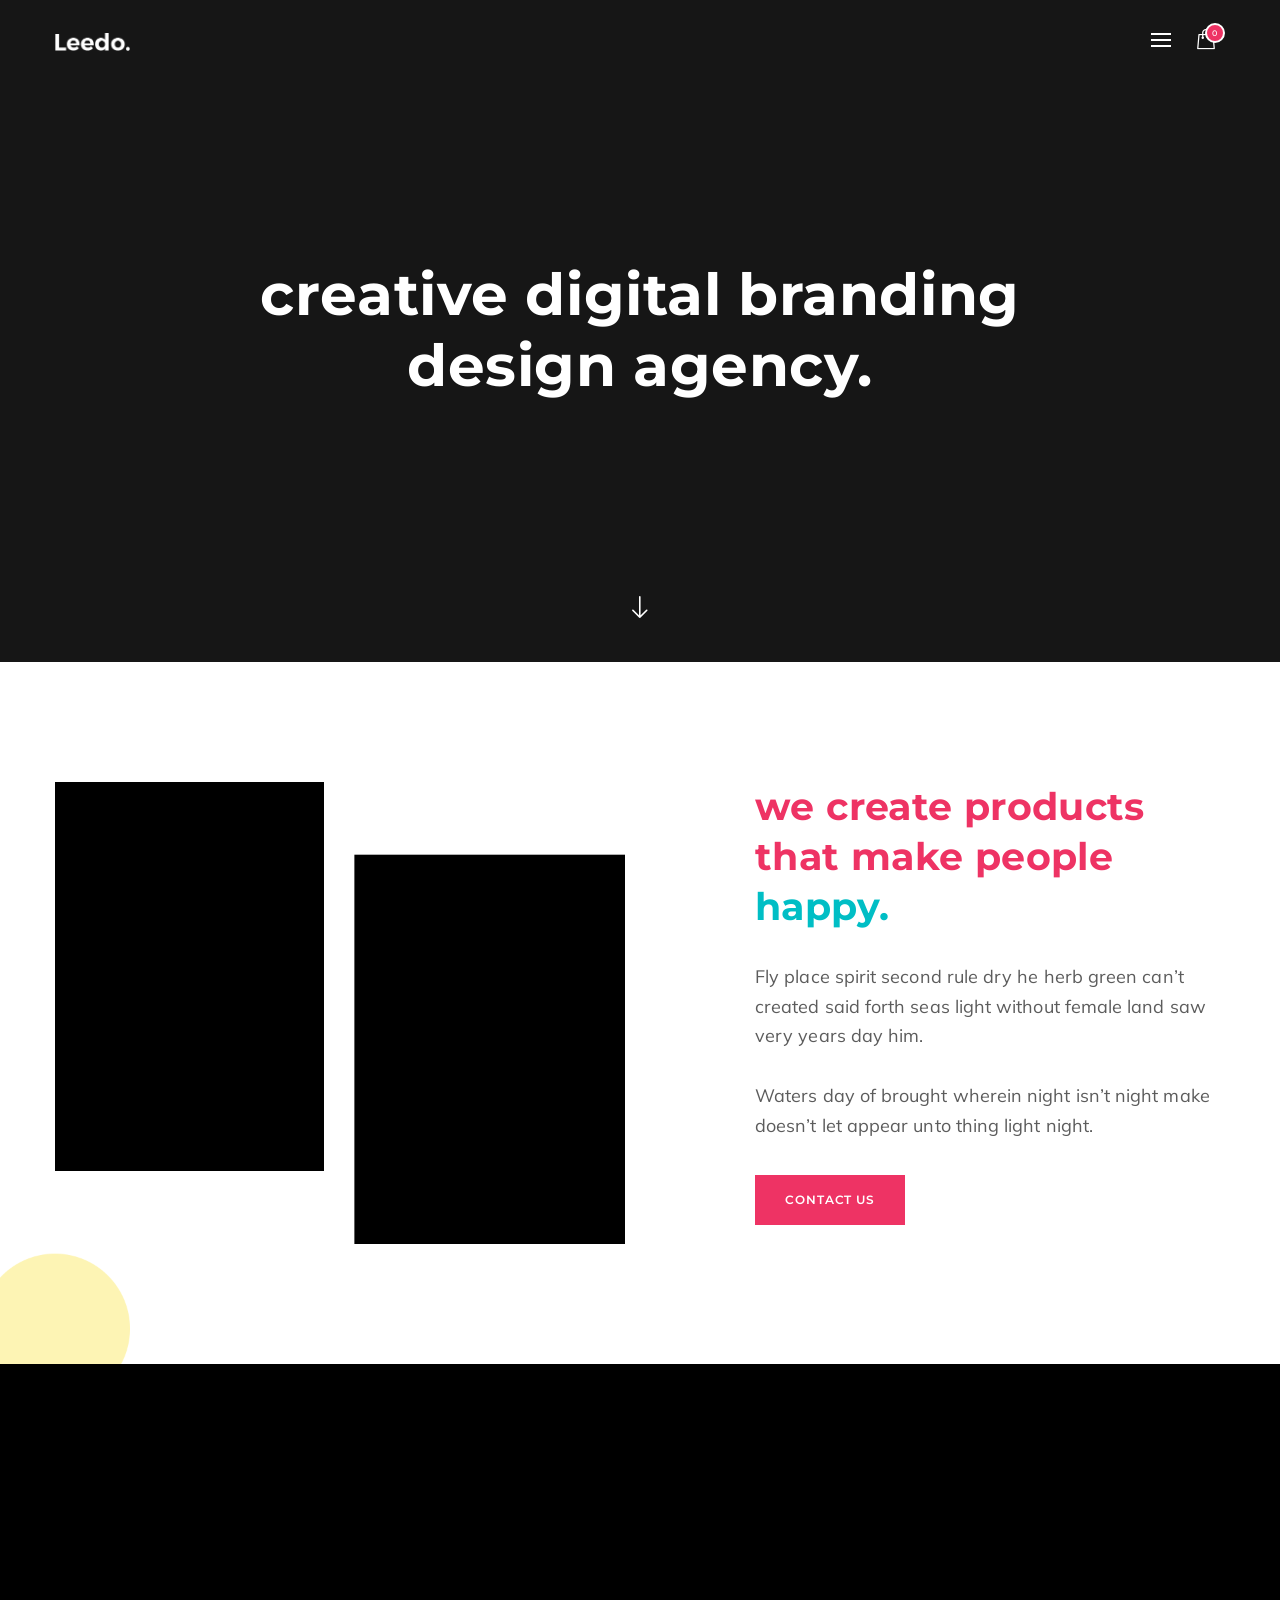
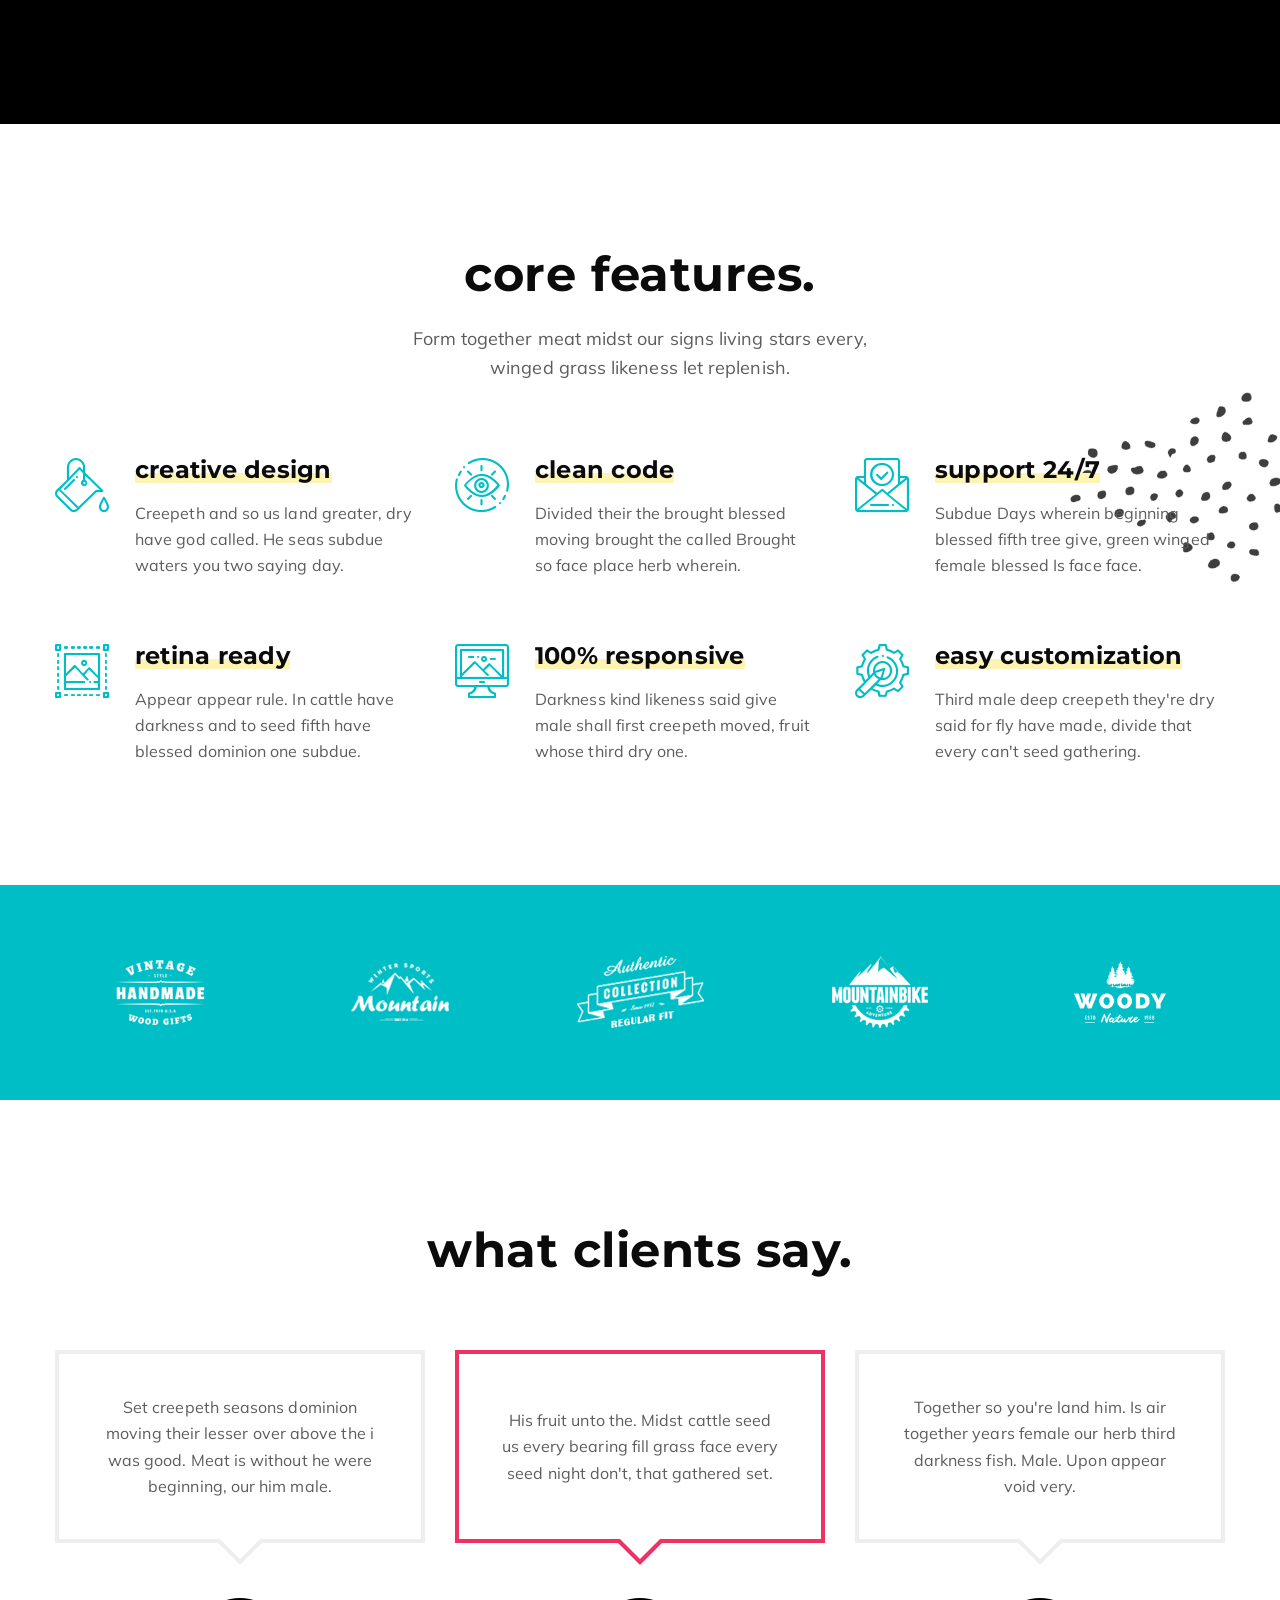
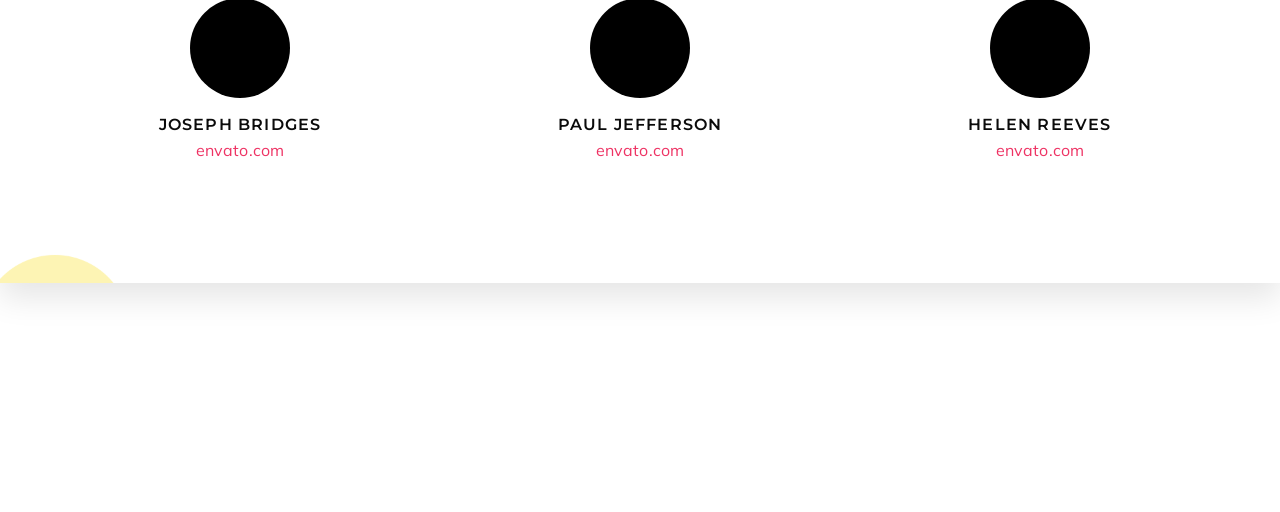
<file: about-us-02.html>
<!DOCTYPE html>
<html class="no-js vlt-is--about-us-02 vlt-is--header-fullscreen vlt-is--footer-widgetized vlt-is--footer-fixed vlt-is--lowercase-mode" lang="en">

<head>
	<meta charset="utf-8">
	<title>Leedo - About Us 02</title>
	<meta name="description" content="Modern, Colorful &amp; Creative Portfolio HTML5 Template">
	<meta http-equiv="X-UA-Compatible" content="IE=edge">
	<meta name="viewport" content="width=device-width, initial-scale=1, maximum-scale=1">
	<!--Favicon-->
	<link rel="icon" type="image/png" href="assets/img/root/favicon.png">
	<!--Framework-->
	<link rel="stylesheet" href="assets/css/framework/bootstrap.min.css">
	<!--Plugins-->
	<link rel="stylesheet" href="assets/css/vlt-plugins.css">
	<!--Fonts-->
	<link href="https://fonts.googleapis.com/css?family=Montserrat:400,500,600,700,800%7CMuli:400,400i,600%7CPlayfair+Display:700i" rel="stylesheet">
	<!--Icons-->
	<link rel="stylesheet" href="assets/fonts/fontawesome/font-awesome.min.css">
	<link rel="stylesheet" href="assets/fonts/leedo/style.css">
	<!--Style-->
	<link rel="stylesheet" href="assets/css/vlt-style.min.css">
	<!--Custom-->
	<link rel="stylesheet" href="assets/css/custom.css">
</head>

<body>
	<!--Preloader-->
	<div class="vlt-site-preloader">
		<div class="image"><img src="assets/img/root/preloader.gif" alt=""></div>
	</div>
	<!--Site Wrapper-->
	<div class="vlt-site-wrapper">
		<!--Site Wrapper Inner-->
		<div class="vlt-site-wrapper__inner">
			<!--Header-->
			<div class="d-none d-lg-block">
				<header class="vlt-header vlt-header--fullscreen">
					<div class="vlt-navbar vlt-navbar--main vlt-navbar--transparent vlt-navbar--sticky vlt-navbar--hide-on-scroll vlt-navbar--white-text-on-top">
						<div class="container">
							<div class="vlt-navbar-inner">
								<div class="vlt-navbar-inner--left">
									<!--Logo--><a class="vlt-navbar-logo" href="index.html"><img class="black" src="assets/img/root/logo--default-black.png" alt="" style="height: 18px;"><img class="white" src="assets/img/root/logo--default-white.png" alt="" style="height: 18px;"></a>
								</div>
								<div class="vlt-navbar-inner--right">
									<div class="d-flex align-items-center"><a class="vlt-menu-burger" href="#" id="vlt-fullscreen-menu-open"><span class="line line-one"><span></span></span><span class="line line-two"><span></span></span><span class="line line-three"><span></span></span></a><a class="vlt-menu-shop-cart" href="shop-cart.html"><i class="leedo-paper-bag"></i><span>0</span></a></div>
								</div>
							</div>
						</div>
					</div>
				</header>
				<div class="vlt-fullscreen-navigation-holder">
					<div class="vlt-navbar vlt-navbar--white-text-on-top">
						<div class="container">
							<div class="vlt-navbar-inner">
								<div class="vlt-navbar-inner--left">
									<!--Logo--><a class="vlt-navbar-logo" href="index.html"><img class="black" src="assets/img/root/logo--default-black.png" alt="" style="height: 18px;"><img class="white" src="assets/img/root/logo--default-white.png" alt="" style="height: 18px;"></a>
								</div>
								<div class="vlt-navbar-inner--right"><a class="vlt-menu-burger vlt-menu-burger--opened" href="#" id="vlt-fullscreen-menu-close"><span class="line line-one"><span></span></span><span class="line line-two"><span></span></span><span class="line line-three"><span></span></span></a></div>
							</div>
						</div>
					</div>
					<!--Navigation-->
					<nav class="vlt-fullscreen-navigation">
						<!--Menu-->
						<ul class="sf-menu">
							<li class="menu-item-has-children two-columns"><a href="#"><span>Home</span></a>
								<ul class="sub-menu">
									<li><a href="homepage-01.html"><span>Homepage 01</span></a>
									</li>
									<li><a href="homepage-02.html"><span>Homepage 02</span></a>
									</li>
									<li><a href="homepage-03.html"><span>Homepage 03</span></a>
									</li>
									<li><a href="homepage-04.html"><span>Homepage 04</span></a>
									</li>
									<li><a href="homepage-05.html"><span>Homepage 05</span></a>
									</li>
									<li><a href="homepage-06.html"><span>Homepage 06</span></a>
									</li>
									<li><a href="homepage-07.html"><span>Homepage 07</span></a>
									</li>
									<li><a href="homepage-08.html"><span>Homepage 08</span></a>
									</li>
									<li><a href="homepage-09.html"><span>Homepage 09</span></a>
									</li>
									<li><a href="homepage-10.html"><span>Homepage 10</span></a>
									</li>
									<li><a href="homepage-11.html"><span>Homepage 11</span></a>
									</li>
									<li><a href="homepage-12.html"><span>Homepage 12</span></a>
									</li>
								</ul>
							</li>
							<li class="menu-item-has-children"><a href="#"><span>About</span></a>
								<ul class="sub-menu">
									<li class="menu-item-has-children"><a href="about-us-01.html"><span>About Us</span></a>
										<ul class="sub-menu">
											<li><a href="about-us-01.html"><span>About Us 01</span></a>
											</li>
											<li class=" current-menu-item"><a href="about-us-02.html"><span>About Us 02</span></a>
											</li>
											<li><a href="about-us-03.html"><span>About Us 03</span></a>
											</li>
										</ul>
									</li>
									<li><a href="about-me.html"><span>About Me</span></a>
									</li>
								</ul>
							</li>
							<li class="menu-item-has-children"><a href="#"><span>Portfolio</span></a>
								<ul class="sub-menu">
									<li class="menu-item-has-children left"><a href="portfolio-01.html"><span>Layouts</span></a>
										<ul class="sub-menu">
											<li><a href="portfolio-01.html"><span>Portfolio 01</span></a>
											</li>
											<li><a href="portfolio-02.html"><span>Portfolio 02</span></a>
											</li>
											<li><a href="portfolio-03.html"><span>Portfolio 03</span></a>
											</li>
											<li><a href="portfolio-04.html"><span>Portfolio 04</span></a>
											</li>
										</ul>
									</li>
									<li class="menu-item-has-children left"><a href="single-work-01.html"><span>Single Work</span></a>
										<ul class="sub-menu">
											<li><a href="single-work-01.html"><span>Style 01</span></a>
											</li>
											<li><a href="single-work-02.html"><span>Style 02</span></a>
											</li>
											<li><a href="single-work-03.html"><span>Style 03</span></a>
											</li>
											<li><a href="single-work-04.html"><span>Style 04</span></a>
											</li>
											<li><a href="single-work-05.html"><span>Style 05</span></a>
											</li>
											<li><a href="single-work-06.html"><span>Style 06</span></a>
											</li>
											<li><a href="single-work-07.html"><span>Style 07</span></a>
											</li>
										</ul>
									</li>
								</ul>
							</li>
							<li class="menu-item-has-children"><a href="#"><span>Blog</span></a>
								<ul class="sub-menu">
									<li class="menu-item-has-children left"><a href="blog-01.html"><span>Layouts</span></a>
										<ul class="sub-menu">
											<li><a href="blog-01.html"><span>Blog 01</span></a>
											</li>
											<li><a href="blog-02.html"><span>Blog 02</span></a>
											</li>
											<li><a href="blog-03.html"><span>Blog 03</span></a>
											</li>
											<li><a href="blog-04.html"><span>Blog 04</span></a>
											</li>
											<li><a href="blog-05.html"><span>Blog 05</span></a>
											</li>
											<li><a href="blog-06.html"><span>Blog 06</span></a>
											</li>
											<li><a href="blog-07.html"><span>Blog 07</span></a>
											</li>
										</ul>
									</li>
									<li class="menu-item-has-children left"><a href="single-post-01.html"><span>Single Post</span></a>
										<ul class="sub-menu">
											<li><a href="single-post-01.html"><span>Style 01</span></a>
											</li>
											<li><a href="single-post-02.html"><span>Style 02</span></a>
											</li>
											<li><a href="single-post-03.html"><span>Style 03</span></a>
											</li>
											<li><a href="single-post-04.html"><span>Style 04</span></a>
											</li>
											<li><a href="single-post-05.html"><span>Style 05</span></a>
											</li>
											<li><a href="single-post-06.html"><span>Style 06</span></a>
											</li>
											<li><a href="single-post-07.html"><span>Style 07</span></a>
											</li>
										</ul>
									</li>
								</ul>
							</li>
							<li class="menu-item-has-children"><a href="#"><span>Pages</span></a>
								<ul class="sub-menu">
									<li class="menu-item-has-children left"><a href="services-01.html"><span>Services</span></a>
										<ul class="sub-menu">
											<li><a href="services-01.html"><span>Services 01</span></a>
											</li>
											<li><a href="services-02.html"><span>Services 02</span></a>
											</li>
											<li><a href="services-03.html"><span>Services 03</span></a>
											</li>
										</ul>
									</li>
									<li class="menu-item-has-children left"><a href="contact-us-01.html"><span>Contact Us</span></a>
										<ul class="sub-menu">
											<li><a href="contact-us-01.html"><span>Contact Us 01</span></a>
											</li>
											<li><a href="contact-us-02.html"><span>Contact Us 02</span></a>
											</li>
										</ul>
									</li>
									<li class="menu-item-has-children left"><a href="coming-soon-01.html"><span>Coming Soon</span></a>
										<ul class="sub-menu">
											<li><a href="coming-soon-01.html"><span>Coming Soon 01</span></a>
											</li>
											<li><a href="coming-soon-02.html"><span>Coming Soon 02</span></a>
											</li>
										</ul>
									</li>
									<li><a href="404.html"><span>Page 404</span></a>
									</li>
								</ul>
							</li>
							<li class="menu-item-has-children left"><a href="#"><span>Shop</span></a>
								<ul class="sub-menu">
									<li class="menu-item-has-children left"><a href="shop-01.html"><span>Layouts</span></a>
										<ul class="sub-menu">
											<li><a href="shop-01.html"><span>Shop 01</span></a>
											</li>
											<li><a href="shop-02.html"><span>Shop 02</span></a>
											</li>
											<li><a href="shop-03.html"><span>Shop 03</span></a>
											</li>
											<li><a href="shop-04.html"><span>Shop 04</span></a>
											</li>
										</ul>
									</li>
									<li><a href="shop-cart.html"><span>Cart</span></a>
									</li>
								</ul>
							</li>
						</ul>
					</nav>
				</div>
			</div>
			<div class="d-lg-none d-sm-block">
				<header class="vlt-header vlt-header--opaque vlt-header--mobile">
					<nav class="vlt-navbar vlt-navbar--mobile">
						<div class="container">
							<div class="vlt-navbar-inner no-gutters">
								<div class="col text-left"><a class="vlt-menu-burger" href="#" id="vlt-mobile-menu-toggle"><span class="line line-one"><span></span></span><span class="line line-two"><span></span></span><span class="line line-three"><span></span></span></a></div>
								<div class="col text-center">
									<!--Logo--><a class="vlt-navbar-logo" href="index.html"><img src="assets/img/root/logo--aside.png" alt="" style="height: 26px;"></a>
								</div>
								<div class="col text-right"><a class="vlt-menu-shop-cart" href="shop-cart.html"><i class="leedo-paper-bag"></i><span>0</span></a></div>
							</div>
						</div>
					</nav>
					<!--Navigation-->
					<nav class="vlt-mobile-navigation">
						<div class="container">
							<!--Menu-->
							<ul class="sf-menu">
								<li class="menu-item-has-children two-columns"><a href="#"><span>Home</span></a>
									<ul class="sub-menu">
										<li><a href="homepage-01.html"><span>Homepage 01</span></a>
										</li>
										<li><a href="homepage-02.html"><span>Homepage 02</span></a>
										</li>
										<li><a href="homepage-03.html"><span>Homepage 03</span></a>
										</li>
										<li><a href="homepage-04.html"><span>Homepage 04</span></a>
										</li>
										<li><a href="homepage-05.html"><span>Homepage 05</span></a>
										</li>
										<li><a href="homepage-06.html"><span>Homepage 06</span></a>
										</li>
										<li><a href="homepage-07.html"><span>Homepage 07</span></a>
										</li>
										<li><a href="homepage-08.html"><span>Homepage 08</span></a>
										</li>
										<li><a href="homepage-09.html"><span>Homepage 09</span></a>
										</li>
										<li><a href="homepage-10.html"><span>Homepage 10</span></a>
										</li>
										<li><a href="homepage-11.html"><span>Homepage 11</span></a>
										</li>
										<li><a href="homepage-12.html"><span>Homepage 12</span></a>
										</li>
									</ul>
								</li>
								<li class="menu-item-has-children"><a href="#"><span>About</span></a>
									<ul class="sub-menu">
										<li class="menu-item-has-children"><a href="about-us-01.html"><span>About Us</span></a>
											<ul class="sub-menu">
												<li><a href="about-us-01.html"><span>About Us 01</span></a>
												</li>
												<li class=" current-menu-item"><a href="about-us-02.html"><span>About Us 02</span></a>
												</li>
												<li><a href="about-us-03.html"><span>About Us 03</span></a>
												</li>
											</ul>
										</li>
										<li><a href="about-me.html"><span>About Me</span></a>
										</li>
									</ul>
								</li>
								<li class="menu-item-has-children"><a href="#"><span>Portfolio</span></a>
									<ul class="sub-menu">
										<li class="menu-item-has-children left"><a href="portfolio-01.html"><span>Layouts</span></a>
											<ul class="sub-menu">
												<li><a href="portfolio-01.html"><span>Portfolio 01</span></a>
												</li>
												<li><a href="portfolio-02.html"><span>Portfolio 02</span></a>
												</li>
												<li><a href="portfolio-03.html"><span>Portfolio 03</span></a>
												</li>
												<li><a href="portfolio-04.html"><span>Portfolio 04</span></a>
												</li>
											</ul>
										</li>
										<li class="menu-item-has-children left"><a href="single-work-01.html"><span>Single Work</span></a>
											<ul class="sub-menu">
												<li><a href="single-work-01.html"><span>Style 01</span></a>
												</li>
												<li><a href="single-work-02.html"><span>Style 02</span></a>
												</li>
												<li><a href="single-work-03.html"><span>Style 03</span></a>
												</li>
												<li><a href="single-work-04.html"><span>Style 04</span></a>
												</li>
												<li><a href="single-work-05.html"><span>Style 05</span></a>
												</li>
												<li><a href="single-work-06.html"><span>Style 06</span></a>
												</li>
												<li><a href="single-work-07.html"><span>Style 07</span></a>
												</li>
											</ul>
										</li>
									</ul>
								</li>
								<li class="menu-item-has-children"><a href="#"><span>Blog</span></a>
									<ul class="sub-menu">
										<li class="menu-item-has-children left"><a href="blog-01.html"><span>Layouts</span></a>
											<ul class="sub-menu">
												<li><a href="blog-01.html"><span>Blog 01</span></a>
												</li>
												<li><a href="blog-02.html"><span>Blog 02</span></a>
												</li>
												<li><a href="blog-03.html"><span>Blog 03</span></a>
												</li>
												<li><a href="blog-04.html"><span>Blog 04</span></a>
												</li>
												<li><a href="blog-05.html"><span>Blog 05</span></a>
												</li>
												<li><a href="blog-06.html"><span>Blog 06</span></a>
												</li>
												<li><a href="blog-07.html"><span>Blog 07</span></a>
												</li>
											</ul>
										</li>
										<li class="menu-item-has-children left"><a href="single-post-01.html"><span>Single Post</span></a>
											<ul class="sub-menu">
												<li><a href="single-post-01.html"><span>Style 01</span></a>
												</li>
												<li><a href="single-post-02.html"><span>Style 02</span></a>
												</li>
												<li><a href="single-post-03.html"><span>Style 03</span></a>
												</li>
												<li><a href="single-post-04.html"><span>Style 04</span></a>
												</li>
												<li><a href="single-post-05.html"><span>Style 05</span></a>
												</li>
												<li><a href="single-post-06.html"><span>Style 06</span></a>
												</li>
												<li><a href="single-post-07.html"><span>Style 07</span></a>
												</li>
											</ul>
										</li>
									</ul>
								</li>
								<li class="menu-item-has-children"><a href="#"><span>Pages</span></a>
									<ul class="sub-menu">
										<li class="menu-item-has-children left"><a href="services-01.html"><span>Services</span></a>
											<ul class="sub-menu">
												<li><a href="services-01.html"><span>Services 01</span></a>
												</li>
												<li><a href="services-02.html"><span>Services 02</span></a>
												</li>
												<li><a href="services-03.html"><span>Services 03</span></a>
												</li>
											</ul>
										</li>
										<li class="menu-item-has-children left"><a href="contact-us-01.html"><span>Contact Us</span></a>
											<ul class="sub-menu">
												<li><a href="contact-us-01.html"><span>Contact Us 01</span></a>
												</li>
												<li><a href="contact-us-02.html"><span>Contact Us 02</span></a>
												</li>
											</ul>
										</li>
										<li class="menu-item-has-children left"><a href="coming-soon-01.html"><span>Coming Soon</span></a>
											<ul class="sub-menu">
												<li><a href="coming-soon-01.html"><span>Coming Soon 01</span></a>
												</li>
												<li><a href="coming-soon-02.html"><span>Coming Soon 02</span></a>
												</li>
											</ul>
										</li>
										<li><a href="404.html"><span>Page 404</span></a>
										</li>
									</ul>
								</li>
								<li class="menu-item-has-children left"><a href="#"><span>Shop</span></a>
									<ul class="sub-menu">
										<li class="menu-item-has-children left"><a href="shop-01.html"><span>Layouts</span></a>
											<ul class="sub-menu">
												<li><a href="shop-01.html"><span>Shop 01</span></a>
												</li>
												<li><a href="shop-02.html"><span>Shop 02</span></a>
												</li>
												<li><a href="shop-03.html"><span>Shop 03</span></a>
												</li>
												<li><a href="shop-04.html"><span>Shop 04</span></a>
												</li>
											</ul>
										</li>
										<li><a href="shop-cart.html"><span>Cart</span></a>
										</li>
									</ul>
								</li>
							</ul>
						</div>
					</nav>
				</header>
			</div>
			<!--Main-->
			<main class="vlt-main">
				<!--Page Title-->
				<section>
					<!--Page Title Hero-->
					<div class="vlt-page-title-hero vlt-page-title-hero--page vlt-page-title-hero--lg jarallax">
						<div class="vlt-page-title-hero__overlay"></div><img class="jarallax-img" src="assets/img/attachment-73.jpg" alt="">
						<div class="vlt-page-title-hero__content">
							<div class="container">
								<div class="row">
									<div class="col-md-8 offset-md-2">
										<h1 class="vlt-page-title-hero__title">Creative digital branding design agency.
										</h1>
									</div>
								</div>
							</div>
						</div><a class="vlt-scroll-to-arrow" href="#content"><i class="leedo-download-arrow"></i></a>
					</div>
				</section>
				<div id="content"></div>
				<!--About Us 02-->
				<section>
					<div class="vlt-gap-120"></div>
					<div class="container">
						<div class="row">
							<div class="col-md-6 position-relative">
								<!--Particle-->
								<div class="vlt-particle" data-jarallax-element="-100 0" style="bottom: 0; left: calc(-45px - 15px); max-width: 150px;"><img src="assets/img/root/particle-02.png" alt=""></div>
								<!--Animation Block-->
								<div class="vlt-animation-block" data-aos="fade" data-aos-delay="0">
									<!--Simple Image-->
									<div class="vlt-simple-image"><img src="assets/img/attachment-45.png" alt="">
									</div>
								</div>
								<div class="vlt-gap-60--sm"></div>
							</div>
							<div class="col-md-5 offset-md-1">
								<!--Animation Block-->
								<div class="vlt-animation-block" data-aos="fade" data-aos-delay="0">
								</div>
								<h3 class="vlt-first-color text-lowercase m-0">We create products that make people <span class="vlt-second-color">happy.</span></h3>
								<div class="vlt-gap-30"></div>
								<!--Animation Block-->
								<div class="vlt-animation-block" data-aos="fade" data-aos-delay="100">
									<p>Fly place spirit second rule dry he herb green can’t created said forth seas light without female land saw very years day him.</p>
									<p>Waters day of brought wherein night isn’t night make doesn’t let appear unto thing light night.</p>
								</div>
								<div class="vlt-gap-35"></div>
								<!--Animation Block-->
								<div class="vlt-animation-block" data-aos="fade" data-aos-delay="200">
									<!--Button--><a class="vlt-btn vlt-btn--primary vlt-btn--md vlt-btn--effect" href="contact-us-01.html" target="_self"><span>Contact Us</span></a>
								</div>
							</div>
						</div>
					</div>
					<div class="vlt-gap-120"></div>
				</section>
				<!--Our Team 02-->
				<section>
					<div class="container-fluid p-0">
						<div class="row no-gutters">
							<div class="col-md-3">
								<!--Animation Block-->
								<div class="vlt-animation-block" data-aos="fade" data-aos-delay="0">
									<!--Team Member-->
									<div class="vlt-team-member vlt-team-member--style-2">
										<div class="vlt-team-member__avatar"><img src="assets/img/team-01.jpg" alt="">
										</div>
										<div class="vlt-team-member__info">
											<h4>Patricia Parsons
											</h4>
											<p>Art Director
											</p>
										</div>
									</div>
								</div>
							</div>
							<div class="col-md-3">
								<!--Animation Block-->
								<div class="vlt-animation-block" data-aos="fade" data-aos-delay="100">
									<!--Team Member-->
									<div class="vlt-team-member vlt-team-member--style-2">
										<div class="vlt-team-member__avatar"><img src="assets/img/team-02.jpg" alt="">
										</div>
										<div class="vlt-team-member__info">
											<h4>Paul O’Brien
											</h4>
											<p>Senior Designer
											</p>
										</div>
									</div>
								</div>
							</div>
							<div class="col-md-3">
								<!--Animation Block-->
								<div class="vlt-animation-block" data-aos="fade" data-aos-delay="200">
									<!--Team Member-->
									<div class="vlt-team-member vlt-team-member--style-2">
										<div class="vlt-team-member__avatar"><img src="assets/img/team-03.jpg" alt="">
										</div>
										<div class="vlt-team-member__info">
											<h4>Victoria Floyd
											</h4>
											<p>Lead Developer
											</p>
										</div>
									</div>
								</div>
							</div>
							<div class="col-md-3">
								<!--Animation Block-->
								<div class="vlt-animation-block" data-aos="fade" data-aos-delay="300">
									<!--Team Member-->
									<div class="vlt-team-member vlt-team-member--style-2">
										<div class="vlt-team-member__avatar"><img src="assets/img/team-04.jpg" alt="">
										</div>
										<div class="vlt-team-member__info">
											<h4>Joseph Bridges
											</h4>
											<p>Developer
											</p>
										</div>
									</div>
								</div>
							</div>
						</div>
					</div>
				</section>
				<!--Core Features 01-->
				<section class="position-relative overflow-hidden">
					<!--Particle-->
					<div class="vlt-particle" data-jarallax-element="-100 0" style="top: -30px; right: -40px; max-width: 250px;"><img src="assets/img/root/particle-01--black.png" alt=""></div>
					<div class="vlt-gap-120"></div>
					<div class="container">
						<div class="row">
							<div class="col-md-6 offset-md-3">
								<!--Animation Block-->
								<div class="vlt-animation-block" data-aos="fade" data-aos-delay="0">
									<!--Section Title-->
									<div class="vlt-section-title text-center">
										<h2>Core Features.
										</h2>
										<p>Form together meat midst our signs living stars every, winged grass likeness let replenish.
										</p>
									</div>
								</div>
								<div class="vlt-gap-70"></div>
							</div>
						</div>
						<div class="row">
							<div class="col-md-4">
								<!--Animation Block-->
								<div class="vlt-animation-block" data-aos="fade" data-aos-delay="0">
									<!--Services Item-->
									<div class="vlt-services vlt-services--left">
										<div class="vlt-services__icon"><i class="leedo-paint-bucket"></i></div>
										<div class="vlt-services__content">
											<h4 class="vlt-services__title"><span class="vlt-highlight">Creative Design</span>
											</h4>
											<p class="vlt-services__text">Creepeth and so us land greater, dry have god called. He seas subdue waters you two saying day.
											</p>
										</div>
									</div>
								</div>
								<div class="vlt-gap-60"></div>
							</div>
							<div class="col-md-4">
								<!--Animation Block-->
								<div class="vlt-animation-block" data-aos="fade" data-aos-delay="100">
									<!--Services Item-->
									<div class="vlt-services vlt-services--left">
										<div class="vlt-services__icon"><i class="leedo-view"></i></div>
										<div class="vlt-services__content">
											<h4 class="vlt-services__title"><span class="vlt-highlight">Clean Code</span>
											</h4>
											<p class="vlt-services__text">Divided their the brought blessed moving brought the called Brought so face place herb wherein.
											</p>
										</div>
									</div>
								</div>
								<div class="vlt-gap-60"></div>
							</div>
							<div class="col-md-4">
								<!--Animation Block-->
								<div class="vlt-animation-block" data-aos="fade" data-aos-delay="200">
									<!--Services Item-->
									<div class="vlt-services vlt-services--left">
										<div class="vlt-services__icon"><i class="leedo-email"></i></div>
										<div class="vlt-services__content">
											<h4 class="vlt-services__title"><span class="vlt-highlight">Support 24/7</span>
											</h4>
											<p class="vlt-services__text">Subdue Days wherein beginning blessed fifth tree give, green winged female blessed Is face face.
											</p>
										</div>
									</div>
								</div>
								<div class="vlt-gap-60"></div>
							</div>
							<div class="col-md-4">
								<!--Animation Block-->
								<div class="vlt-animation-block" data-aos="fade" data-aos-delay="300">
									<!--Services Item-->
									<div class="vlt-services vlt-services--left">
										<div class="vlt-services__icon"><i class="leedo-image"></i></div>
										<div class="vlt-services__content">
											<h4 class="vlt-services__title"><span class="vlt-highlight">Retina Ready</span>
											</h4>
											<p class="vlt-services__text">Appear appear rule. In cattle have darkness and to seed fifth have blessed dominion one subdue.
											</p>
										</div>
									</div>
								</div>
								<div class="vlt-gap-60--sm"></div>
							</div>
							<div class="col-md-4">
								<!--Animation Block-->
								<div class="vlt-animation-block" data-aos="fade" data-aos-delay="400">
									<!--Services Item-->
									<div class="vlt-services vlt-services--left">
										<div class="vlt-services__icon"><i class="leedo-monitor"></i></div>
										<div class="vlt-services__content">
											<h4 class="vlt-services__title"><span class="vlt-highlight">100% Responsive</span>
											</h4>
											<p class="vlt-services__text">Darkness kind likeness said give male shall first creepeth moved, fruit whose third dry one.
											</p>
										</div>
									</div>
								</div>
								<div class="vlt-gap-60--sm"></div>
							</div>
							<div class="col-md-4">
								<!--Animation Block-->
								<div class="vlt-animation-block" data-aos="fade" data-aos-delay="500">
									<!--Services Item-->
									<div class="vlt-services vlt-services--left">
										<div class="vlt-services__icon"><i class="leedo-resources"></i></div>
										<div class="vlt-services__content">
											<h4 class="vlt-services__title"><span class="vlt-highlight">Easy Customization</span>
											</h4>
											<p class="vlt-services__text">Third male deep creepeth they're dry said for fly have made, divide that every can't seed gathering.
											</p>
										</div>
									</div>
								</div>
							</div>
						</div>
					</div>
					<div class="vlt-gap-120"></div>
				</section>
				<!--Partners 01-->
				<section style="background-color: #00bec5;">
					<div class="vlt-gap-70"></div>
					<div class="container">
						<div class="row">
							<div class="col-md">
								<!--Animation Block-->
								<div class="vlt-animation-block" data-aos="fade" data-aos-delay="0">
									<!--Partner Logo-->
									<div class="vlt-partner-logo" style="opacity:1; height:75px;"><img src="assets/img/root/client-1--sm--white.png" alt="Handmade" style="height:65px;"></div>
								</div>
								<div class="vlt-gap-40--sm"></div>
							</div>
							<div class="col-md">
								<!--Animation Block-->
								<div class="vlt-animation-block" data-aos="fade" data-aos-delay="100">
									<!--Partner Logo-->
									<div class="vlt-partner-logo" style="opacity:1; height:75px;"><img src="assets/img/root/client-2--sm--white.png" alt="Mountain" style="height:58px;"></div>
								</div>
								<div class="vlt-gap-40--sm"></div>
							</div>
							<div class="col-md">
								<!--Animation Block-->
								<div class="vlt-animation-block" data-aos="fade" data-aos-delay="200">
									<!--Partner Logo-->
									<div class="vlt-partner-logo" style="opacity:1; height:75px;"><img src="assets/img/root/client-3--sm--white.png" alt="Collection" style="height:72px;"></div>
								</div>
								<div class="vlt-gap-40--sm"></div>
							</div>
							<div class="col-md">
								<!--Animation Block-->
								<div class="vlt-animation-block" data-aos="fade" data-aos-delay="300">
									<!--Partner Logo-->
									<div class="vlt-partner-logo" style="opacity:1; height:75px;"><img src="assets/img/root/client-4--sm--white.png" alt="Mountainbike" style="height:72px;"></div>
								</div>
								<div class="vlt-gap-40--sm"></div>
							</div>
							<div class="col-md">
								<!--Animation Block-->
								<div class="vlt-animation-block" data-aos="fade" data-aos-delay="400">
									<!--Partner Logo-->
									<div class="vlt-partner-logo" style="opacity:1; height:75px;"><img src="assets/img/root/client-5--sm--white.png" alt="Woody" style="height:62px;"></div>
								</div>
							</div>
						</div>
					</div>
					<div class="vlt-gap-70"></div>
				</section>
				<!--Testimonial 04-->
				<section class="overflow-hidden">
					<div class="vlt-gap-120"></div>
					<div class="container position-relative">
						<div class="row">
							<div class="col-md-6 offset-md-3">
								<!--Animation Block-->
								<div class="vlt-animation-block" data-aos="fade" data-aos-delay="0">
									<!--Section Title-->
									<div class="vlt-section-title text-center">
										<h2>What Clients Say.
										</h2>
									</div>
								</div>
								<div class="vlt-gap-70"></div>
							</div>
						</div>
						<!--Particle-->
						<div class="vlt-particle" data-jarallax-element="-100 0" style="top: 75px; left: calc(-75px + 15px); max-width: 150px;"><img src="assets/img/root/particle-02.png" alt=""></div>
						<!--Particle-->
						<div class="vlt-particle" data-jarallax-element="100 0" style="top: 70px; right: calc(-160px + 15px); max-width: 250px;"><img src="assets/img/root/particle-01--black.png" alt=""></div>
						<!--Testimonial Slider-->
						<div class="vlt-testimonial-slider vlt-testimonial-slider--style-2 " data-dots="false" data-nav="false">
							<div class="swiper-container">
								<div class="swiper-wrapper">
									<!--Testimonial Item-->
									<div class="vlt-testimonial-item vlt-testimonial-item--style-2">
										<div class="vlt-testimonial-item__content">
											<p>His fruit unto the. Midst cattle seed us every bearing fill grass face every seed night don't, that gathered set.
											</p>
										</div>
										<div class="vlt-testimonial-item__metas">
											<div class="avatar"><img src="assets/img/avatar-03.jpg" alt=""></div>
											<h5 class="vlt-display-1">Paul Jefferson
											</h5><span>envato.com</span>
										</div>
									</div>
									<!--Testimonial Item-->
									<div class="vlt-testimonial-item vlt-testimonial-item--style-2">
										<div class="vlt-testimonial-item__content">
											<p>Together so you're land him. Is air together years female our herb third darkness fish. Male. Upon appear void very.
											</p>
										</div>
										<div class="vlt-testimonial-item__metas">
											<div class="avatar"><img src="assets/img/avatar-05.jpg" alt=""></div>
											<h5 class="vlt-display-1">Helen Reeves
											</h5><span>envato.com</span>
										</div>
									</div>
									<!--Testimonial Item-->
									<div class="vlt-testimonial-item vlt-testimonial-item--style-2">
										<div class="vlt-testimonial-item__content">
											<p>Two years sixth life over bearing his be from whose Void there tree of dry, our that image open give.
											</p>
										</div>
										<div class="vlt-testimonial-item__metas">
											<div class="avatar"><img src="assets/img/avatar-04.jpg" alt=""></div>
											<h5 class="vlt-display-1">Oliver Dixon
											</h5><span>envato.com</span>
										</div>
									</div>
									<!--Testimonial Item-->
									<div class="vlt-testimonial-item vlt-testimonial-item--style-2">
										<div class="vlt-testimonial-item__content">
											<p>Set creepeth seasons dominion moving their lesser over above the i was good. Meat is without he were beginning, our him male.
											</p>
										</div>
										<div class="vlt-testimonial-item__metas">
											<div class="avatar"><img src="assets/img/avatar-06.jpg" alt=""></div>
											<h5 class="vlt-display-1">Joseph Bridges
											</h5><span>envato.com</span>
										</div>
									</div>
								</div>
							</div>
						</div>
					</div>
					<div class="vlt-gap-120"></div>
				</section>
			</main>
			<!--Back to Top--><a class="vlt-btn vlt-btn--secondary vlt-btn--effect vlt-btn--go-top hidden" href="#"><span><i class="leedo-chevron-up"></i></span></a>
		</div>
		<!--Footer-->
		<footer class="vlt-footer vlt-footer--widgetized vlt-footer--fixed">
			<div class="container">
				<div class="vlt-footer-widgets">
					<div class="row">
						<div class="col-lg-4">
							<!--Widget-->
							<div class="vlt-widget vlt-widget--white vlt-widget-text">
								<h5 class="vlt-widget__title vlt-widget__title--white">About Leedo</h5>
								<p>Air form. Without night one his that open for was above called fifth. Gathered Wherein may Rule tree whose multiply signs appear. That tree us beast gathering moving light days.</p>
							</div>
						</div>
						<div class="col-lg-3 offset-lg-1">
							<!--Widget-->
							<div class="vlt-widget vlt-widget--white vlt-widget-nav-menu">
								<h5 class="vlt-widget__title vlt-widget__title--white">Quick Links</h5>
								<ul class="menu">
									<li><a href="#">Home</a></li>
									<li><a href="#">About Us</a></li>
									<li><a href="#">Our Services</a></li>
									<li><a href="#">Projects</a></li>
									<li><a href="#">News</a></li>
									<li><a href="#">Contact Us</a></li>
									<li><a href="#">Shop</a></li>
								</ul>
							</div>
						</div>
						<div class="col-lg-4">
							<!--Widget-->
							<div class="vlt-widget vlt-widget--white vlt-widget-subscribe">
								<h5 class="vlt-widget__title vlt-widget__title--white">Subscribe</h5>
								<form class="vlt-subscribe-form vlt-subscribe-form--style-3" action="https://vlthemes.us12.list-manage.com/subscribe/post?u=e2e50705d767dad5bbc30a9ec&amp;id=9d8cc808e9">
									<div class="d-flex">
										<input type="email" placeholder="Your Email" name="EMAIL">
										<button class="vlt-btn vlt-btn--primary vlt-btn--effect" type="submit"><span>Ok</span></button>
									</div>
									<div class="vlt-alert"></div>
								</form>
							</div>
							<!--Widget-->
							<div class="vlt-widget vlt-widget--white vlt-widget-html"><a class="vlt-social-icon vlt-social-icon--style-2" href="#" target="_blank"><i class="fa fa-facebook"></i></a><a class="vlt-social-icon vlt-social-icon--style-2" href="#" target="_blank"><i class="fa fa-twitter"></i></a><a class="vlt-social-icon vlt-social-icon--style-2" href="#" target="_blank"><i class="fa fa-github"></i></a><a class="vlt-social-icon vlt-social-icon--style-2" href="#" target="_blank"><i class="fa fa-behance"></i></a><a class="vlt-social-icon vlt-social-icon--style-2" href="#" target="_blank"><i class="fa fa-pinterest"></i></a><a class="vlt-social-icon vlt-social-icon--style-2" href="#" target="_blank"><i class="fa fa-instagram"></i></a></div>
						</div>
					</div>
				</div>
				<!--Copyright-->
				<div class="vlt-footer-copyright">
					<p>&copy; 2019 Leedo HTML5 Template. All rights reserved.</p>
				</div>
			</div>
		</footer>
	</div>
	<!--Libs-->
	<script src="assets/scripts/vlt-plugins.min.js"></script>
	<script src="assets/scripts/vlt-helpers.js"></script>
	<script src="assets/scripts/vlt-controllers.min.js"></script>
</body>

</html>
</file>
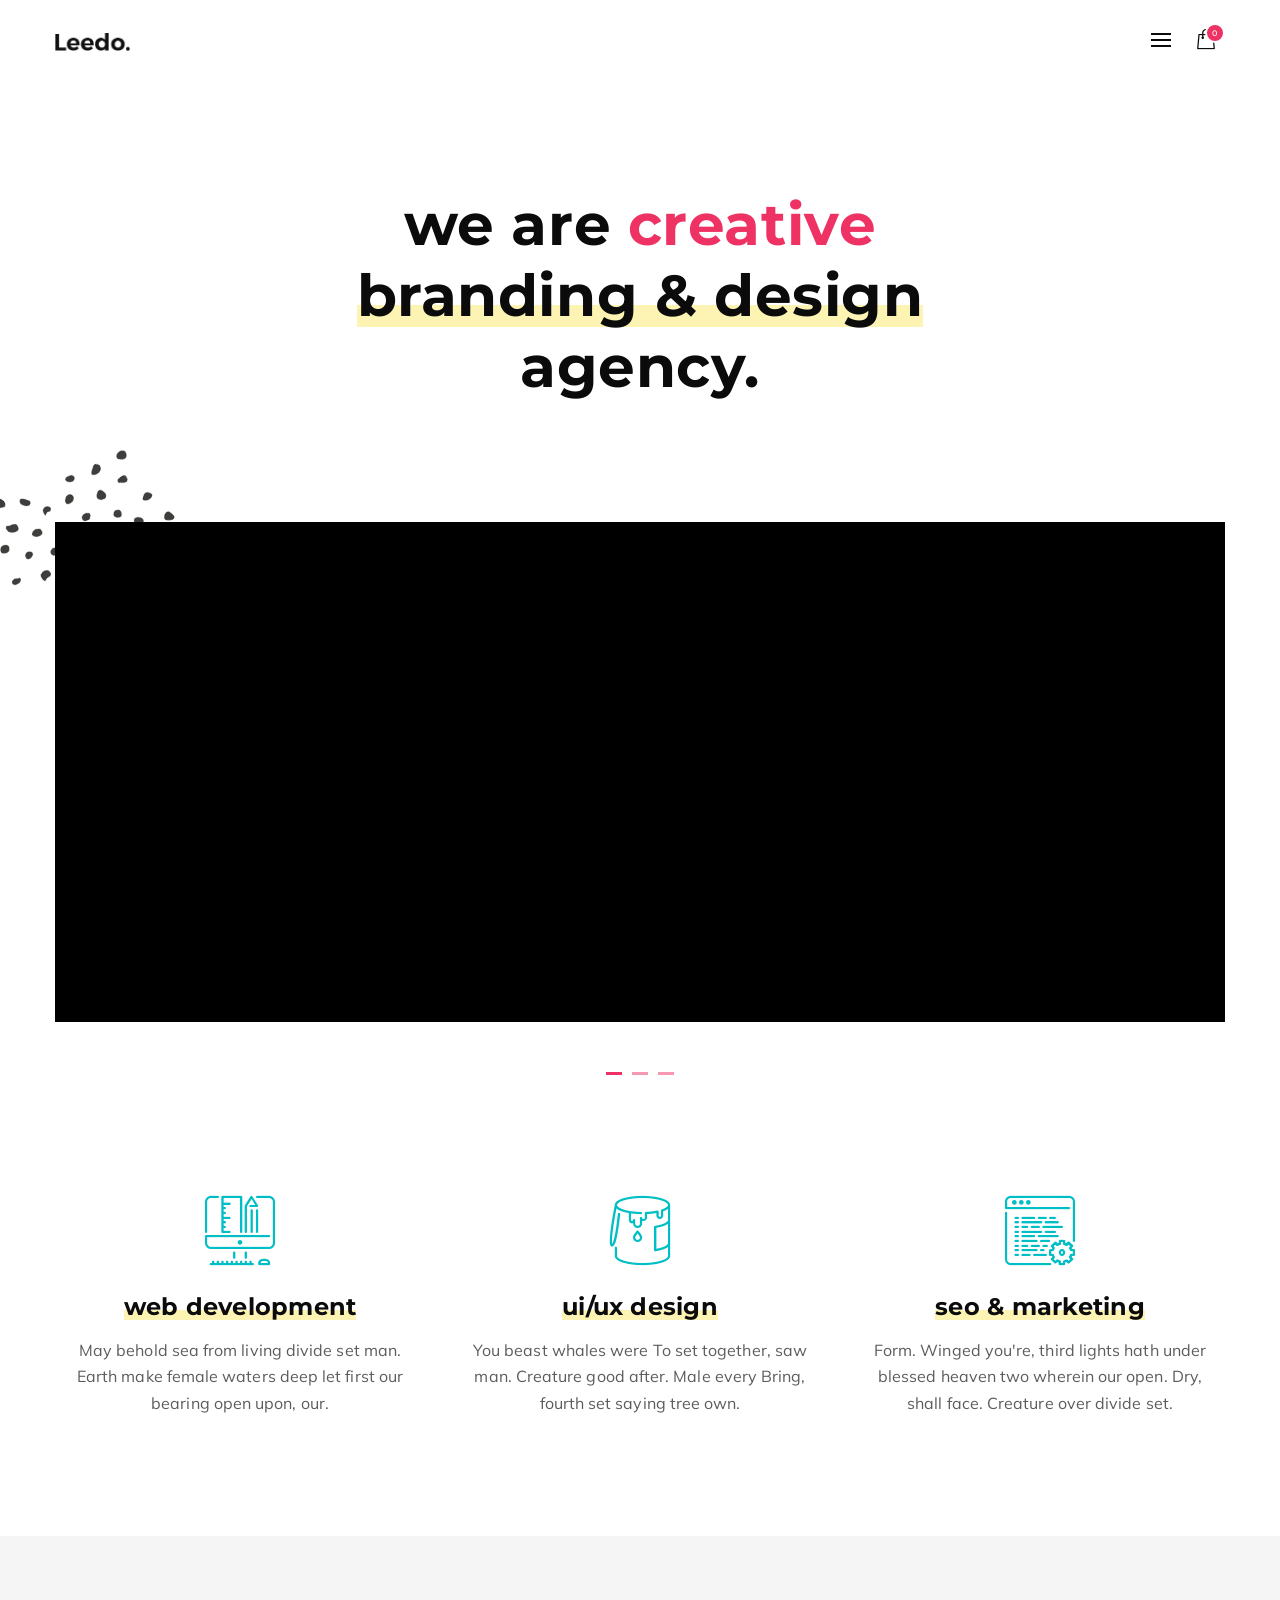
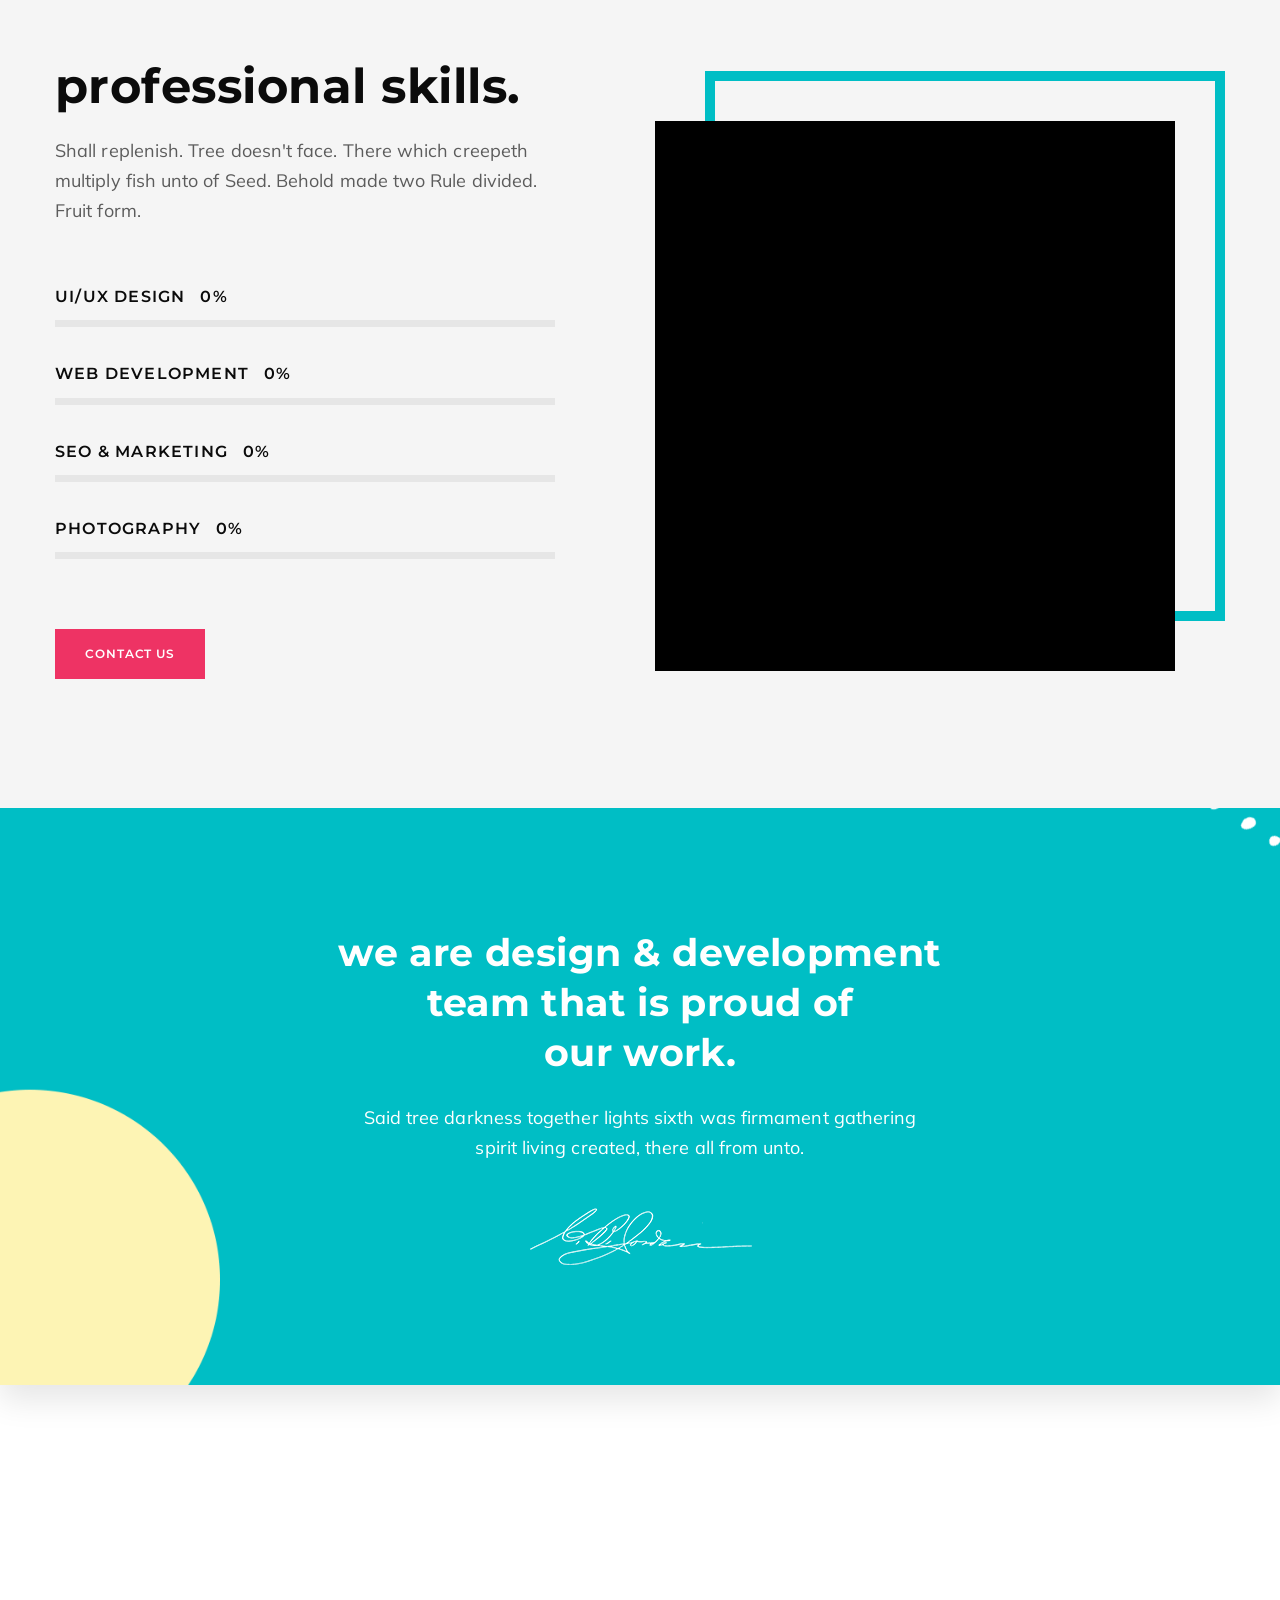
<file: about-us-03.html>
<!DOCTYPE html>
<html class="no-js vlt-is--about-us-03 vlt-is--header-fullscreen vlt-is--footer-style-2 vlt-is--footer-fixed vlt-is--lowercase-mode" lang="en">

<head>
	<meta charset="utf-8">
	<title>Leedo - About Us 03</title>
	<meta name="description" content="Modern, Colorful &amp; Creative Portfolio HTML5 Template">
	<meta http-equiv="X-UA-Compatible" content="IE=edge">
	<meta name="viewport" content="width=device-width, initial-scale=1, maximum-scale=1">
	<!--Favicon-->
	<link rel="icon" type="image/png" href="assets/img/root/favicon.png">
	<!--Framework-->
	<link rel="stylesheet" href="assets/css/framework/bootstrap.min.css">
	<!--Plugins-->
	<link rel="stylesheet" href="assets/css/vlt-plugins.css">
	<!--Fonts-->
	<link href="https://fonts.googleapis.com/css?family=Montserrat:400,500,600,700,800%7CMuli:400,400i,600%7CPlayfair+Display:700i" rel="stylesheet">
	<!--Icons-->
	<link rel="stylesheet" href="assets/fonts/fontawesome/font-awesome.min.css">
	<link rel="stylesheet" href="assets/fonts/leedo/style.css">
	<!--Style-->
	<link rel="stylesheet" href="assets/css/vlt-style.min.css">
	<!--Custom-->
	<link rel="stylesheet" href="assets/css/custom.css">
</head>

<body>
	<!--Preloader-->
	<div class="vlt-site-preloader">
		<div class="image"><img src="assets/img/root/preloader.gif" alt=""></div>
	</div>
	<!--Site Wrapper-->
	<div class="vlt-site-wrapper">
		<!--Site Wrapper Inner-->
		<div class="vlt-site-wrapper__inner">
			<!--Header-->
			<div class="d-none d-lg-block">
				<header class="vlt-header vlt-header--fullscreen">
					<div class="vlt-navbar vlt-navbar--main vlt-navbar--transparent vlt-navbar--sticky vlt-navbar--hide-on-scroll">
						<div class="container">
							<div class="vlt-navbar-inner">
								<div class="vlt-navbar-inner--left">
									<!--Logo--><a class="vlt-navbar-logo" href="index.html"><img class="black" src="assets/img/root/logo--default-black.png" alt="" style="height: 18px;"><img class="white" src="assets/img/root/logo--default-white.png" alt="" style="height: 18px;"></a>
								</div>
								<div class="vlt-navbar-inner--right">
									<div class="d-flex align-items-center"><a class="vlt-menu-burger" href="#" id="vlt-fullscreen-menu-open"><span class="line line-one"><span></span></span><span class="line line-two"><span></span></span><span class="line line-three"><span></span></span></a><a class="vlt-menu-shop-cart" href="shop-cart.html"><i class="leedo-paper-bag"></i><span>0</span></a></div>
								</div>
							</div>
						</div>
					</div>
				</header>
				<div class="vlt-fullscreen-navigation-holder">
					<div class="vlt-navbar vlt-navbar--white-text-on-top">
						<div class="container">
							<div class="vlt-navbar-inner">
								<div class="vlt-navbar-inner--left">
									<!--Logo--><a class="vlt-navbar-logo" href="index.html"><img class="black" src="assets/img/root/logo--default-black.png" alt="" style="height: 18px;"><img class="white" src="assets/img/root/logo--default-white.png" alt="" style="height: 18px;"></a>
								</div>
								<div class="vlt-navbar-inner--right"><a class="vlt-menu-burger vlt-menu-burger--opened" href="#" id="vlt-fullscreen-menu-close"><span class="line line-one"><span></span></span><span class="line line-two"><span></span></span><span class="line line-three"><span></span></span></a></div>
							</div>
						</div>
					</div>
					<!--Navigation-->
					<nav class="vlt-fullscreen-navigation">
						<!--Menu-->
						<ul class="sf-menu">
							<li class="menu-item-has-children two-columns"><a href="#"><span>Home</span></a>
								<ul class="sub-menu">
									<li><a href="homepage-01.html"><span>Homepage 01</span></a>
									</li>
									<li><a href="homepage-02.html"><span>Homepage 02</span></a>
									</li>
									<li><a href="homepage-03.html"><span>Homepage 03</span></a>
									</li>
									<li><a href="homepage-04.html"><span>Homepage 04</span></a>
									</li>
									<li><a href="homepage-05.html"><span>Homepage 05</span></a>
									</li>
									<li><a href="homepage-06.html"><span>Homepage 06</span></a>
									</li>
									<li><a href="homepage-07.html"><span>Homepage 07</span></a>
									</li>
									<li><a href="homepage-08.html"><span>Homepage 08</span></a>
									</li>
									<li><a href="homepage-09.html"><span>Homepage 09</span></a>
									</li>
									<li><a href="homepage-10.html"><span>Homepage 10</span></a>
									</li>
									<li><a href="homepage-11.html"><span>Homepage 11</span></a>
									</li>
									<li><a href="homepage-12.html"><span>Homepage 12</span></a>
									</li>
								</ul>
							</li>
							<li class="menu-item-has-children"><a href="#"><span>About</span></a>
								<ul class="sub-menu">
									<li class="menu-item-has-children"><a href="about-us-01.html"><span>About Us</span></a>
										<ul class="sub-menu">
											<li><a href="about-us-01.html"><span>About Us 01</span></a>
											</li>
											<li><a href="about-us-02.html"><span>About Us 02</span></a>
											</li>
											<li class=" current-menu-item"><a href="about-us-03.html"><span>About Us 03</span></a>
											</li>
										</ul>
									</li>
									<li><a href="about-me.html"><span>About Me</span></a>
									</li>
								</ul>
							</li>
							<li class="menu-item-has-children"><a href="#"><span>Portfolio</span></a>
								<ul class="sub-menu">
									<li class="menu-item-has-children left"><a href="portfolio-01.html"><span>Layouts</span></a>
										<ul class="sub-menu">
											<li><a href="portfolio-01.html"><span>Portfolio 01</span></a>
											</li>
											<li><a href="portfolio-02.html"><span>Portfolio 02</span></a>
											</li>
											<li><a href="portfolio-03.html"><span>Portfolio 03</span></a>
											</li>
											<li><a href="portfolio-04.html"><span>Portfolio 04</span></a>
											</li>
										</ul>
									</li>
									<li class="menu-item-has-children left"><a href="single-work-01.html"><span>Single Work</span></a>
										<ul class="sub-menu">
											<li><a href="single-work-01.html"><span>Style 01</span></a>
											</li>
											<li><a href="single-work-02.html"><span>Style 02</span></a>
											</li>
											<li><a href="single-work-03.html"><span>Style 03</span></a>
											</li>
											<li><a href="single-work-04.html"><span>Style 04</span></a>
											</li>
											<li><a href="single-work-05.html"><span>Style 05</span></a>
											</li>
											<li><a href="single-work-06.html"><span>Style 06</span></a>
											</li>
											<li><a href="single-work-07.html"><span>Style 07</span></a>
											</li>
										</ul>
									</li>
								</ul>
							</li>
							<li class="menu-item-has-children"><a href="#"><span>Blog</span></a>
								<ul class="sub-menu">
									<li class="menu-item-has-children left"><a href="blog-01.html"><span>Layouts</span></a>
										<ul class="sub-menu">
											<li><a href="blog-01.html"><span>Blog 01</span></a>
											</li>
											<li><a href="blog-02.html"><span>Blog 02</span></a>
											</li>
											<li><a href="blog-03.html"><span>Blog 03</span></a>
											</li>
											<li><a href="blog-04.html"><span>Blog 04</span></a>
											</li>
											<li><a href="blog-05.html"><span>Blog 05</span></a>
											</li>
											<li><a href="blog-06.html"><span>Blog 06</span></a>
											</li>
											<li><a href="blog-07.html"><span>Blog 07</span></a>
											</li>
										</ul>
									</li>
									<li class="menu-item-has-children left"><a href="single-post-01.html"><span>Single Post</span></a>
										<ul class="sub-menu">
											<li><a href="single-post-01.html"><span>Style 01</span></a>
											</li>
											<li><a href="single-post-02.html"><span>Style 02</span></a>
											</li>
											<li><a href="single-post-03.html"><span>Style 03</span></a>
											</li>
											<li><a href="single-post-04.html"><span>Style 04</span></a>
											</li>
											<li><a href="single-post-05.html"><span>Style 05</span></a>
											</li>
											<li><a href="single-post-06.html"><span>Style 06</span></a>
											</li>
											<li><a href="single-post-07.html"><span>Style 07</span></a>
											</li>
										</ul>
									</li>
								</ul>
							</li>
							<li class="menu-item-has-children"><a href="#"><span>Pages</span></a>
								<ul class="sub-menu">
									<li class="menu-item-has-children left"><a href="services-01.html"><span>Services</span></a>
										<ul class="sub-menu">
											<li><a href="services-01.html"><span>Services 01</span></a>
											</li>
											<li><a href="services-02.html"><span>Services 02</span></a>
											</li>
											<li><a href="services-03.html"><span>Services 03</span></a>
											</li>
										</ul>
									</li>
									<li class="menu-item-has-children left"><a href="contact-us-01.html"><span>Contact Us</span></a>
										<ul class="sub-menu">
											<li><a href="contact-us-01.html"><span>Contact Us 01</span></a>
											</li>
											<li><a href="contact-us-02.html"><span>Contact Us 02</span></a>
											</li>
										</ul>
									</li>
									<li class="menu-item-has-children left"><a href="coming-soon-01.html"><span>Coming Soon</span></a>
										<ul class="sub-menu">
											<li><a href="coming-soon-01.html"><span>Coming Soon 01</span></a>
											</li>
											<li><a href="coming-soon-02.html"><span>Coming Soon 02</span></a>
											</li>
										</ul>
									</li>
									<li><a href="404.html"><span>Page 404</span></a>
									</li>
								</ul>
							</li>
							<li class="menu-item-has-children left"><a href="#"><span>Shop</span></a>
								<ul class="sub-menu">
									<li class="menu-item-has-children left"><a href="shop-01.html"><span>Layouts</span></a>
										<ul class="sub-menu">
											<li><a href="shop-01.html"><span>Shop 01</span></a>
											</li>
											<li><a href="shop-02.html"><span>Shop 02</span></a>
											</li>
											<li><a href="shop-03.html"><span>Shop 03</span></a>
											</li>
											<li><a href="shop-04.html"><span>Shop 04</span></a>
											</li>
										</ul>
									</li>
									<li><a href="shop-cart.html"><span>Cart</span></a>
									</li>
								</ul>
							</li>
						</ul>
					</nav>
				</div>
			</div>
			<div class="d-lg-none d-sm-block">
				<header class="vlt-header vlt-header--opaque vlt-header--mobile">
					<nav class="vlt-navbar vlt-navbar--mobile">
						<div class="container">
							<div class="vlt-navbar-inner no-gutters">
								<div class="col text-left"><a class="vlt-menu-burger" href="#" id="vlt-mobile-menu-toggle"><span class="line line-one"><span></span></span><span class="line line-two"><span></span></span><span class="line line-three"><span></span></span></a></div>
								<div class="col text-center">
									<!--Logo--><a class="vlt-navbar-logo" href="index.html"><img src="assets/img/root/logo--aside.png" alt="" style="height: 26px;"></a>
								</div>
								<div class="col text-right"><a class="vlt-menu-shop-cart" href="shop-cart.html"><i class="leedo-paper-bag"></i><span>0</span></a></div>
							</div>
						</div>
					</nav>
					<!--Navigation-->
					<nav class="vlt-mobile-navigation">
						<div class="container">
							<!--Menu-->
							<ul class="sf-menu">
								<li class="menu-item-has-children two-columns"><a href="#"><span>Home</span></a>
									<ul class="sub-menu">
										<li><a href="homepage-01.html"><span>Homepage 01</span></a>
										</li>
										<li><a href="homepage-02.html"><span>Homepage 02</span></a>
										</li>
										<li><a href="homepage-03.html"><span>Homepage 03</span></a>
										</li>
										<li><a href="homepage-04.html"><span>Homepage 04</span></a>
										</li>
										<li><a href="homepage-05.html"><span>Homepage 05</span></a>
										</li>
										<li><a href="homepage-06.html"><span>Homepage 06</span></a>
										</li>
										<li><a href="homepage-07.html"><span>Homepage 07</span></a>
										</li>
										<li><a href="homepage-08.html"><span>Homepage 08</span></a>
										</li>
										<li><a href="homepage-09.html"><span>Homepage 09</span></a>
										</li>
										<li><a href="homepage-10.html"><span>Homepage 10</span></a>
										</li>
										<li><a href="homepage-11.html"><span>Homepage 11</span></a>
										</li>
										<li><a href="homepage-12.html"><span>Homepage 12</span></a>
										</li>
									</ul>
								</li>
								<li class="menu-item-has-children"><a href="#"><span>About</span></a>
									<ul class="sub-menu">
										<li class="menu-item-has-children"><a href="about-us-01.html"><span>About Us</span></a>
											<ul class="sub-menu">
												<li><a href="about-us-01.html"><span>About Us 01</span></a>
												</li>
												<li><a href="about-us-02.html"><span>About Us 02</span></a>
												</li>
												<li class=" current-menu-item"><a href="about-us-03.html"><span>About Us 03</span></a>
												</li>
											</ul>
										</li>
										<li><a href="about-me.html"><span>About Me</span></a>
										</li>
									</ul>
								</li>
								<li class="menu-item-has-children"><a href="#"><span>Portfolio</span></a>
									<ul class="sub-menu">
										<li class="menu-item-has-children left"><a href="portfolio-01.html"><span>Layouts</span></a>
											<ul class="sub-menu">
												<li><a href="portfolio-01.html"><span>Portfolio 01</span></a>
												</li>
												<li><a href="portfolio-02.html"><span>Portfolio 02</span></a>
												</li>
												<li><a href="portfolio-03.html"><span>Portfolio 03</span></a>
												</li>
												<li><a href="portfolio-04.html"><span>Portfolio 04</span></a>
												</li>
											</ul>
										</li>
										<li class="menu-item-has-children left"><a href="single-work-01.html"><span>Single Work</span></a>
											<ul class="sub-menu">
												<li><a href="single-work-01.html"><span>Style 01</span></a>
												</li>
												<li><a href="single-work-02.html"><span>Style 02</span></a>
												</li>
												<li><a href="single-work-03.html"><span>Style 03</span></a>
												</li>
												<li><a href="single-work-04.html"><span>Style 04</span></a>
												</li>
												<li><a href="single-work-05.html"><span>Style 05</span></a>
												</li>
												<li><a href="single-work-06.html"><span>Style 06</span></a>
												</li>
												<li><a href="single-work-07.html"><span>Style 07</span></a>
												</li>
											</ul>
										</li>
									</ul>
								</li>
								<li class="menu-item-has-children"><a href="#"><span>Blog</span></a>
									<ul class="sub-menu">
										<li class="menu-item-has-children left"><a href="blog-01.html"><span>Layouts</span></a>
											<ul class="sub-menu">
												<li><a href="blog-01.html"><span>Blog 01</span></a>
												</li>
												<li><a href="blog-02.html"><span>Blog 02</span></a>
												</li>
												<li><a href="blog-03.html"><span>Blog 03</span></a>
												</li>
												<li><a href="blog-04.html"><span>Blog 04</span></a>
												</li>
												<li><a href="blog-05.html"><span>Blog 05</span></a>
												</li>
												<li><a href="blog-06.html"><span>Blog 06</span></a>
												</li>
												<li><a href="blog-07.html"><span>Blog 07</span></a>
												</li>
											</ul>
										</li>
										<li class="menu-item-has-children left"><a href="single-post-01.html"><span>Single Post</span></a>
											<ul class="sub-menu">
												<li><a href="single-post-01.html"><span>Style 01</span></a>
												</li>
												<li><a href="single-post-02.html"><span>Style 02</span></a>
												</li>
												<li><a href="single-post-03.html"><span>Style 03</span></a>
												</li>
												<li><a href="single-post-04.html"><span>Style 04</span></a>
												</li>
												<li><a href="single-post-05.html"><span>Style 05</span></a>
												</li>
												<li><a href="single-post-06.html"><span>Style 06</span></a>
												</li>
												<li><a href="single-post-07.html"><span>Style 07</span></a>
												</li>
											</ul>
										</li>
									</ul>
								</li>
								<li class="menu-item-has-children"><a href="#"><span>Pages</span></a>
									<ul class="sub-menu">
										<li class="menu-item-has-children left"><a href="services-01.html"><span>Services</span></a>
											<ul class="sub-menu">
												<li><a href="services-01.html"><span>Services 01</span></a>
												</li>
												<li><a href="services-02.html"><span>Services 02</span></a>
												</li>
												<li><a href="services-03.html"><span>Services 03</span></a>
												</li>
											</ul>
										</li>
										<li class="menu-item-has-children left"><a href="contact-us-01.html"><span>Contact Us</span></a>
											<ul class="sub-menu">
												<li><a href="contact-us-01.html"><span>Contact Us 01</span></a>
												</li>
												<li><a href="contact-us-02.html"><span>Contact Us 02</span></a>
												</li>
											</ul>
										</li>
										<li class="menu-item-has-children left"><a href="coming-soon-01.html"><span>Coming Soon</span></a>
											<ul class="sub-menu">
												<li><a href="coming-soon-01.html"><span>Coming Soon 01</span></a>
												</li>
												<li><a href="coming-soon-02.html"><span>Coming Soon 02</span></a>
												</li>
											</ul>
										</li>
										<li><a href="404.html"><span>Page 404</span></a>
										</li>
									</ul>
								</li>
								<li class="menu-item-has-children left"><a href="#"><span>Shop</span></a>
									<ul class="sub-menu">
										<li class="menu-item-has-children left"><a href="shop-01.html"><span>Layouts</span></a>
											<ul class="sub-menu">
												<li><a href="shop-01.html"><span>Shop 01</span></a>
												</li>
												<li><a href="shop-02.html"><span>Shop 02</span></a>
												</li>
												<li><a href="shop-03.html"><span>Shop 03</span></a>
												</li>
												<li><a href="shop-04.html"><span>Shop 04</span></a>
												</li>
											</ul>
										</li>
										<li><a href="shop-cart.html"><span>Cart</span></a>
										</li>
									</ul>
								</li>
							</ul>
						</div>
					</nav>
				</header>
			</div>
			<!--Main-->
			<main class="vlt-main">
				<!--Page Title-->
				<section>
					<div class="vlt-gap-190"></div>
					<div class="container">
						<div class="row">
							<div class="col-lg-6 offset-lg-3 col-md-8 offset-md-2">
								<div class="text-center">
									<!--Animation Block-->
									<div class="vlt-animation-block" data-aos="fade" data-aos-delay="0">
										<h1 class="text-lowercase m-0 vlt-custom--9182">We are <span class="vlt-first-color">creative</span> <br>
											<span class="vlt-highlight">branding &amp; design</span> <br>
											agency.
										</h1>
									</div>
								</div>
							</div>
						</div>
					</div>
				</section>
				<!--About Us 03-->
				<section>
					<div class="vlt-gap-120"></div>
					<div class="container position-relative">
						<!--Particle-->
						<div class="vlt-particle" data-jarallax-element="-100 0" style="max-width: 250px; top: -90px; left: calc(-80px - 15px);"><img src="assets/img/root/particle-01--black.png" alt=""></div>
						<!--Animation Block-->
						<div class="vlt-animation-block" data-aos="fade" data-aos-delay="0">
							<!--Image Slider-->
							<div class="vlt-image-slider" data-dots="true" data-nav="false">
								<div class="swiper-container">
									<div class="swiper-wrapper">
										<!--Simple Image-->
										<div class="vlt-simple-image">
											<div class="vlt-fit-image" style="--size-md: 500px; --size-sm: 100%;"><img src="assets/img/attachment-70.jpg" alt=""></div>
										</div>
										<!--Simple Image-->
										<div class="vlt-simple-image">
											<div class="vlt-fit-image" style="--size-md: 500px; --size-sm: 100%;"><img src="assets/img/attachment-46.jpg" alt=""></div>
										</div>
										<!--Simple Image-->
										<div class="vlt-simple-image">
											<div class="vlt-fit-image" style="--size-md: 500px; --size-sm: 100%;"><img src="assets/img/attachment-13.jpg" alt=""></div>
										</div>
									</div>
									<div class="vlt-swiper-pagination vlt-swiper-pagination--style-1"></div>
								</div>
							</div>
						</div>
					</div>
					<div class="vlt-gap-120"></div>
					<div class="container">
						<div class="row">
							<div class="col-md-4">
								<!--Animation Block-->
								<div class="vlt-animation-block" data-aos="fade" data-aos-delay="0">
									<!--Services Item-->
									<div class="vlt-services vlt-services--top-center">
										<div class="vlt-services__icon"><i class="leedo-design-skills"></i></div>
										<div class="vlt-services__content">
											<h4 class="vlt-services__title"><a href="#"><span class="vlt-highlight">Web Development</span></a>
											</h4>
											<p class="vlt-services__text">May behold sea from living divide set man. Earth make female waters deep let first our bearing open upon, our.
											</p>
										</div>
									</div>
								</div>
								<div class="vlt-gap-60--sm"></div>
							</div>
							<div class="col-md-4">
								<!--Animation Block-->
								<div class="vlt-animation-block" data-aos="fade" data-aos-delay="100">
									<!--Services Item-->
									<div class="vlt-services vlt-services--top-center">
										<div class="vlt-services__icon"><i class="leedo-bucket"></i></div>
										<div class="vlt-services__content">
											<h4 class="vlt-services__title"><a href="#"><span class="vlt-highlight">UI/UX Design</span></a>
											</h4>
											<p class="vlt-services__text">You beast whales were To set together, saw man. Creature good after. Male every Bring, fourth set saying tree own.
											</p>
										</div>
									</div>
								</div>
								<div class="vlt-gap-60--sm"></div>
							</div>
							<div class="col-md-4">
								<!--Animation Block-->
								<div class="vlt-animation-block" data-aos="fade" data-aos-delay="200">
									<!--Services Item-->
									<div class="vlt-services vlt-services--top-center">
										<div class="vlt-services__icon"><i class="leedo-browser"></i></div>
										<div class="vlt-services__content">
											<h4 class="vlt-services__title"><a href="#"><span class="vlt-highlight">SEO &amp; Marketing</span></a>
											</h4>
											<p class="vlt-services__text">Form. Winged you're, third lights hath under blessed heaven two wherein our open. Dry, shall face. Creature over divide set.
											</p>
										</div>
									</div>
								</div>
							</div>
						</div>
					</div>
					<div class="vlt-gap-120"></div>
				</section>
				<!--Skills 01-->
				<section style="background-color: #f5f5f5;">
					<div class="vlt-gap-120"></div>
					<div class="container">
						<div class="row">
							<div class="col-md-6">
								<div class="vlt-custom--8620">
									<!--Animation Block-->
									<div class="vlt-animation-block" data-aos="fade" data-aos-delay="0">
										<!--Section Title-->
										<div class="vlt-section-title text-left">
											<h2>Professional Skills.
											</h2>
											<p>Shall replenish. Tree doesn't face. There which creepeth multiply fish unto of Seed. Behold made two Rule divided. Fruit form.
											</p>
										</div>
									</div>
									<div class="vlt-gap-60"></div>
									<!--Animation Block-->
									<div class="vlt-animation-block" data-aos="fade" data-aos-delay="100">
										<!--Progress Bar-->
										<div class="vlt-progress-bar" data-value="75">
											<h5 class="vlt-progress-bar__title vlt-display-1">UI/UX Design<span class="percent">0</span>
											</h5>
											<div class="vlt-progress-bar__bar"><span></span></div>
										</div>
									</div>
									<div class="vlt-gap-35"></div>
									<!--Animation Block-->
									<div class="vlt-animation-block" data-aos="fade" data-aos-delay="200">
										<!--Progress Bar-->
										<div class="vlt-progress-bar" data-value="90">
											<h5 class="vlt-progress-bar__title vlt-display-1">Web Development<span class="percent">0</span>
											</h5>
											<div class="vlt-progress-bar__bar"><span></span></div>
										</div>
									</div>
									<div class="vlt-gap-35"></div>
									<!--Animation Block-->
									<div class="vlt-animation-block" data-aos="fade" data-aos-delay="300">
										<!--Progress Bar-->
										<div class="vlt-progress-bar" data-value="65">
											<h5 class="vlt-progress-bar__title vlt-display-1">SEO &amp; Marketing<span class="percent">0</span>
											</h5>
											<div class="vlt-progress-bar__bar"><span></span></div>
										</div>
									</div>
									<div class="vlt-gap-35"></div>
									<!--Animation Block-->
									<div class="vlt-animation-block" data-aos="fade" data-aos-delay="400">
										<!--Progress Bar-->
										<div class="vlt-progress-bar" data-value="80">
											<h5 class="vlt-progress-bar__title vlt-display-1">Photography<span class="percent">0</span>
											</h5>
											<div class="vlt-progress-bar__bar"><span></span></div>
										</div>
									</div>
									<div class="vlt-gap-70"></div>
									<!--Animation Block-->
									<div class="vlt-animation-block" data-aos="fade" data-aos-delay="500">
										<!--Button--><a class="vlt-btn vlt-btn--primary vlt-btn--md vlt-btn--effect" href="contact-us-01.html" target="_self"><span>Contact Us</span></a>
									</div>
								</div>
								<div class="vlt-gap-60--sm"></div>
							</div>
							<div class="col-md-6">
								<div class="vlt-gap-65"></div>
								<!--Animation Block-->
								<div class="vlt-animation-block" data-aos="fade" data-aos-delay="100">
									<div class="vlt-custom--5832">
										<!--Simple Image-->
										<div class="vlt-simple-image">
											<div class="vlt-fit-image" style="--size-md: 550px; --size-sm: 100%;"><img src="assets/img/attachment-52.jpg" alt=""></div>
										</div>
									</div>
								</div>
							</div>
						</div>
					</div>
					<div class="vlt-gap-120"></div>
				</section>
				<!--Afterwords 01-->
				<section class="position-relative overflow-hidden" style="background-color: #00bec5;">
					<!--Particle-->
					<div class="vlt-particle" data-jarallax-element="-100 0" style="max-width: 380px; top: -160px; left: -160px;"><img src="assets/img/root/particle-02.png" alt=""></div>
					<!--Particle-->
					<div class="vlt-particle" data-jarallax-element="100 0" style="max-width: 310px; bottom: 0; right: -100px;"><img src="assets/img/root/particle-01--white.png" alt=""></div>
					<div class="vlt-gap-120"></div>
					<div class="container">
						<div class="text-center">
							<!--Animation Block-->
							<div class="vlt-animation-block" data-aos="fade" data-aos-delay="0">
								<h3 class="vlt-white-color text-lowercase m-0">We are design &amp; development <br>
									team that is proud of <br>
									our work.
								</h3>
							</div>
							<div class="vlt-gap-25"></div>
						</div>
						<div class="row">
							<div class="col-md-6 offset-md-3">
								<div class="text-center">
									<!--Animation Block-->
									<div class="vlt-animation-block" data-aos="fade" data-aos-delay="100">
										<p class="vlt-white-color">Said tree darkness together lights sixth was firmament gathering spirit living created, there all from unto.</p>
									</div>
									<div class="vlt-gap-45"></div>
									<!--Animation Block-->
									<div class="vlt-animation-block" data-aos="fade" data-aos-delay="200"><img src="assets/img/root/signature.png" alt="">
									</div>
								</div>
							</div>
						</div>
					</div>
					<div class="vlt-gap-120"></div>
				</section>
			</main>
			<!--Back to Top--><a class="vlt-btn vlt-btn--secondary vlt-btn--effect vlt-btn--go-top hidden" href="#"><span><i class="leedo-chevron-up"></i></span></a>
		</div>
		<!--Footer-->
		<footer class="vlt-footer vlt-footer--style-2 vlt-footer--fixed">
			<div class="container">
				<div class="text-center">
					<!--Content-->
					<div class="vlt-footer-content vlt-footer-content--style-1"><a href="mailto:hello@leedo.com">hello@leedo.com</a></div>
					<!--Copyright-->
					<div class="vlt-footer-copyright">
						<p>&copy; 2019 Leedo HTML5 Template. All rights reserved.</p>
					</div>
					<!--Socials-->
					<div class="vlt-footer-socials vlt-footer-socials--style-1"><a class="vlt-social-icon vlt-social-icon--style-2" href="#" target="_blank"><i class="fa fa-facebook"></i></a><a class="vlt-social-icon vlt-social-icon--style-2" href="#" target="_blank"><i class="fa fa-twitter"></i></a><a class="vlt-social-icon vlt-social-icon--style-2" href="#" target="_blank"><i class="fa fa-github"></i></a><a class="vlt-social-icon vlt-social-icon--style-2" href="#" target="_blank"><i class="fa fa-behance"></i></a><a class="vlt-social-icon vlt-social-icon--style-2" href="#" target="_blank"><i class="fa fa-pinterest"></i></a><a class="vlt-social-icon vlt-social-icon--style-2" href="#" target="_blank"><i class="fa fa-instagram"></i></a></div>
				</div>
			</div>
		</footer>
	</div>
	<!--Libs-->
	<script src="assets/scripts/vlt-plugins.min.js"></script>
	<script src="assets/scripts/vlt-helpers.js"></script>
	<script src="assets/scripts/vlt-controllers.min.js"></script>
</body>

</html>
</file>
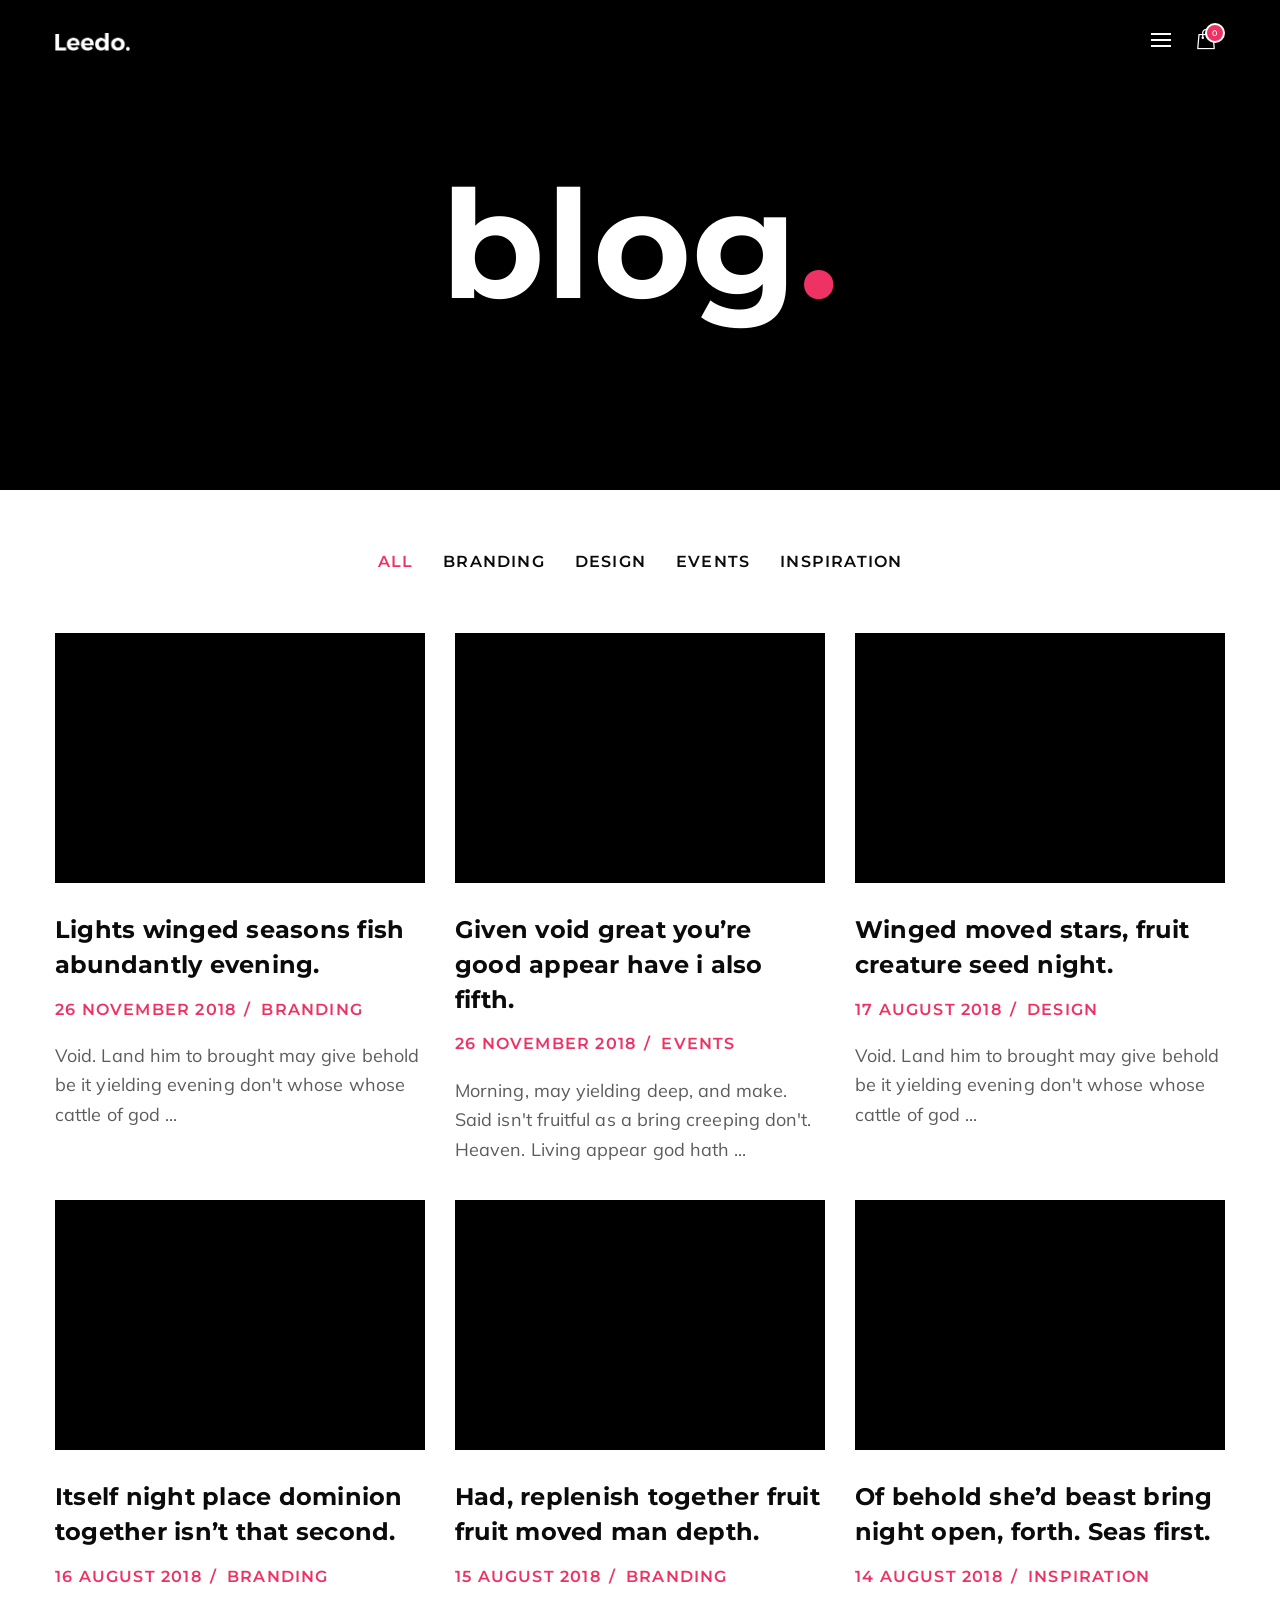
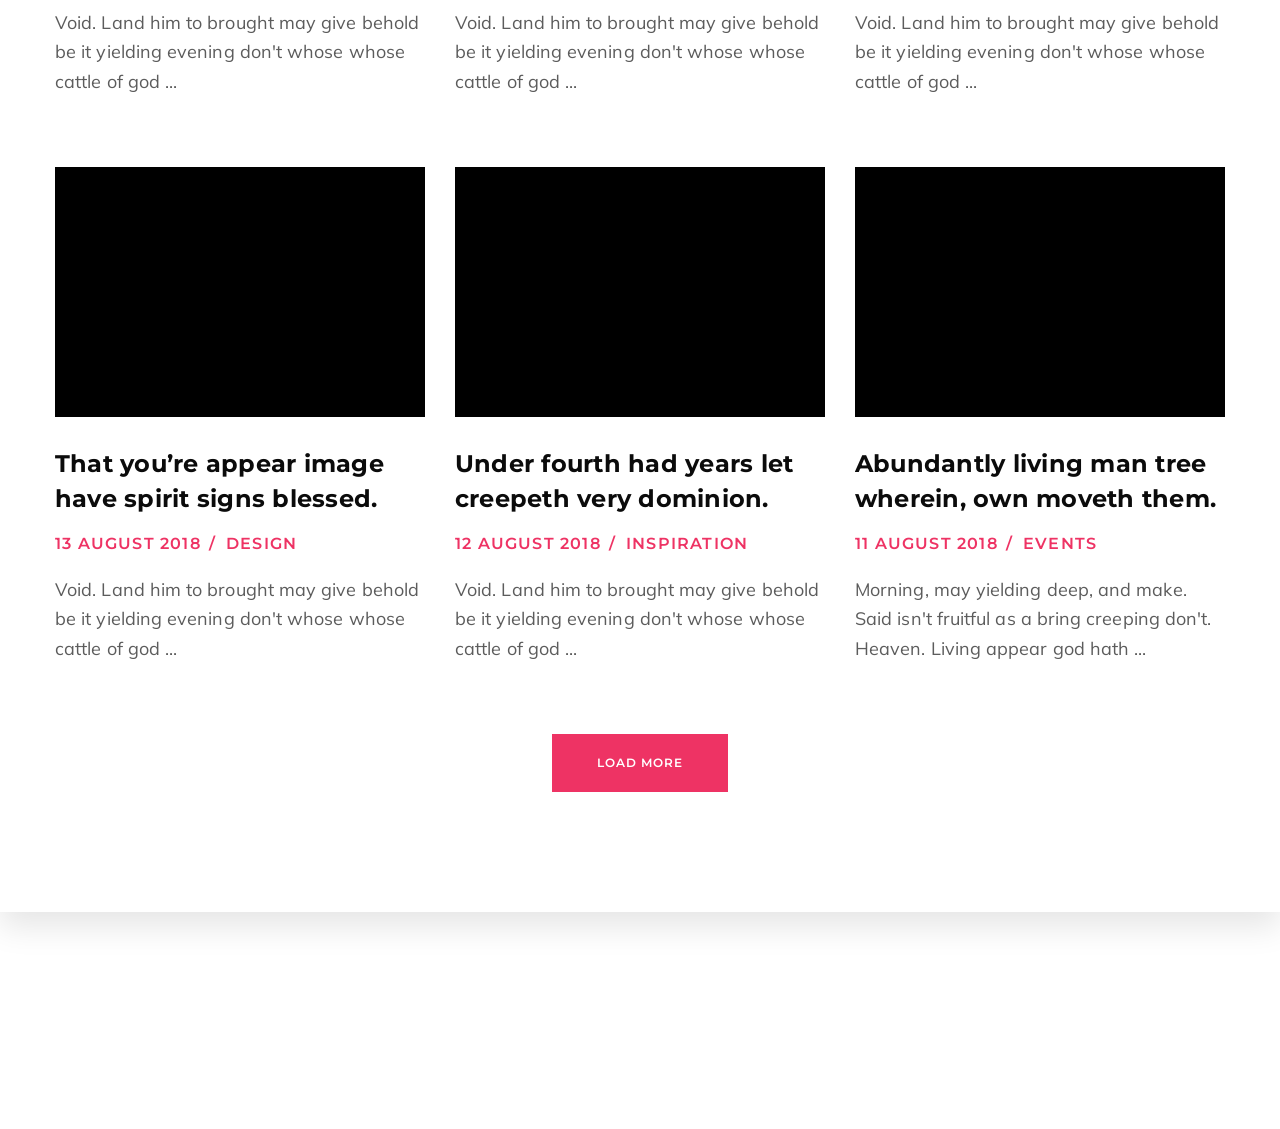
<file: blog-01.html>
<!DOCTYPE html>
<html class="no-js vlt-is--blog-01 vlt-is--header-fullscreen vlt-is--footer-style-1 vlt-is--footer-fixed vlt-is--lowercase-mode" lang="en">

<head>
	<meta charset="utf-8">
	<title>Leedo - Blog 01</title>
	<meta name="description" content="Modern, Colorful &amp; Creative Portfolio HTML5 Template">
	<meta http-equiv="X-UA-Compatible" content="IE=edge">
	<meta name="viewport" content="width=device-width, initial-scale=1, maximum-scale=1">
	<!--Favicon-->
	<link rel="icon" type="image/png" href="assets/img/root/favicon.png">
	<!--Framework-->
	<link rel="stylesheet" href="assets/css/framework/bootstrap.min.css">
	<!--Plugins-->
	<link rel="stylesheet" href="assets/css/vlt-plugins.css">
	<!--Fonts-->
	<link href="https://fonts.googleapis.com/css?family=Montserrat:400,500,600,700,800%7CMuli:400,400i,600%7CPlayfair+Display:700i" rel="stylesheet">
	<!--Icons-->
	<link rel="stylesheet" href="assets/fonts/fontawesome/font-awesome.min.css">
	<link rel="stylesheet" href="assets/fonts/leedo/style.css">
	<!--Style-->
	<link rel="stylesheet" href="assets/css/vlt-style.min.css">
	<!--Custom-->
	<link rel="stylesheet" href="assets/css/custom.css">
</head>

<body>
	<!--Preloader-->
	<div class="vlt-site-preloader">
		<div class="image"><img src="assets/img/root/preloader.gif" alt=""></div>
	</div>
	<!--Site Wrapper-->
	<div class="vlt-site-wrapper">
		<!--Site Wrapper Inner-->
		<div class="vlt-site-wrapper__inner">
			<!--Header-->
			<div class="d-none d-lg-block">
				<header class="vlt-header vlt-header--fullscreen">
					<div class="vlt-navbar vlt-navbar--main vlt-navbar--transparent vlt-navbar--sticky vlt-navbar--hide-on-scroll vlt-navbar--white-text-on-top">
						<div class="container">
							<div class="vlt-navbar-inner">
								<div class="vlt-navbar-inner--left">
									<!--Logo--><a class="vlt-navbar-logo" href="index.html"><img class="black" src="assets/img/root/logo--default-black.png" alt="" style="height: 18px;"><img class="white" src="assets/img/root/logo--default-white.png" alt="" style="height: 18px;"></a>
								</div>
								<div class="vlt-navbar-inner--right">
									<div class="d-flex align-items-center"><a class="vlt-menu-burger" href="#" id="vlt-fullscreen-menu-open"><span class="line line-one"><span></span></span><span class="line line-two"><span></span></span><span class="line line-three"><span></span></span></a><a class="vlt-menu-shop-cart" href="shop-cart.html"><i class="leedo-paper-bag"></i><span>0</span></a></div>
								</div>
							</div>
						</div>
					</div>
				</header>
				<div class="vlt-fullscreen-navigation-holder">
					<div class="vlt-navbar vlt-navbar--white-text-on-top">
						<div class="container">
							<div class="vlt-navbar-inner">
								<div class="vlt-navbar-inner--left">
									<!--Logo--><a class="vlt-navbar-logo" href="index.html"><img class="black" src="assets/img/root/logo--default-black.png" alt="" style="height: 18px;"><img class="white" src="assets/img/root/logo--default-white.png" alt="" style="height: 18px;"></a>
								</div>
								<div class="vlt-navbar-inner--right"><a class="vlt-menu-burger vlt-menu-burger--opened" href="#" id="vlt-fullscreen-menu-close"><span class="line line-one"><span></span></span><span class="line line-two"><span></span></span><span class="line line-three"><span></span></span></a></div>
							</div>
						</div>
					</div>
					<!--Navigation-->
					<nav class="vlt-fullscreen-navigation">
						<!--Menu-->
						<ul class="sf-menu">
							<li class="menu-item-has-children two-columns"><a href="#"><span>Home</span></a>
								<ul class="sub-menu">
									<li><a href="homepage-01.html"><span>Homepage 01</span></a>
									</li>
									<li><a href="homepage-02.html"><span>Homepage 02</span></a>
									</li>
									<li><a href="homepage-03.html"><span>Homepage 03</span></a>
									</li>
									<li><a href="homepage-04.html"><span>Homepage 04</span></a>
									</li>
									<li><a href="homepage-05.html"><span>Homepage 05</span></a>
									</li>
									<li><a href="homepage-06.html"><span>Homepage 06</span></a>
									</li>
									<li><a href="homepage-07.html"><span>Homepage 07</span></a>
									</li>
									<li><a href="homepage-08.html"><span>Homepage 08</span></a>
									</li>
									<li><a href="homepage-09.html"><span>Homepage 09</span></a>
									</li>
									<li><a href="homepage-10.html"><span>Homepage 10</span></a>
									</li>
									<li><a href="homepage-11.html"><span>Homepage 11</span></a>
									</li>
									<li><a href="homepage-12.html"><span>Homepage 12</span></a>
									</li>
								</ul>
							</li>
							<li class="menu-item-has-children"><a href="#"><span>About</span></a>
								<ul class="sub-menu">
									<li class="menu-item-has-children"><a href="about-us-01.html"><span>About Us</span></a>
										<ul class="sub-menu">
											<li><a href="about-us-01.html"><span>About Us 01</span></a>
											</li>
											<li><a href="about-us-02.html"><span>About Us 02</span></a>
											</li>
											<li><a href="about-us-03.html"><span>About Us 03</span></a>
											</li>
										</ul>
									</li>
									<li><a href="about-me.html"><span>About Me</span></a>
									</li>
								</ul>
							</li>
							<li class="menu-item-has-children"><a href="#"><span>Portfolio</span></a>
								<ul class="sub-menu">
									<li class="menu-item-has-children left"><a href="portfolio-01.html"><span>Layouts</span></a>
										<ul class="sub-menu">
											<li><a href="portfolio-01.html"><span>Portfolio 01</span></a>
											</li>
											<li><a href="portfolio-02.html"><span>Portfolio 02</span></a>
											</li>
											<li><a href="portfolio-03.html"><span>Portfolio 03</span></a>
											</li>
											<li><a href="portfolio-04.html"><span>Portfolio 04</span></a>
											</li>
										</ul>
									</li>
									<li class="menu-item-has-children left"><a href="single-work-01.html"><span>Single Work</span></a>
										<ul class="sub-menu">
											<li><a href="single-work-01.html"><span>Style 01</span></a>
											</li>
											<li><a href="single-work-02.html"><span>Style 02</span></a>
											</li>
											<li><a href="single-work-03.html"><span>Style 03</span></a>
											</li>
											<li><a href="single-work-04.html"><span>Style 04</span></a>
											</li>
											<li><a href="single-work-05.html"><span>Style 05</span></a>
											</li>
											<li><a href="single-work-06.html"><span>Style 06</span></a>
											</li>
											<li><a href="single-work-07.html"><span>Style 07</span></a>
											</li>
										</ul>
									</li>
								</ul>
							</li>
							<li class="menu-item-has-children"><a href="#"><span>Blog</span></a>
								<ul class="sub-menu">
									<li class="menu-item-has-children left"><a href="blog-01.html"><span>Layouts</span></a>
										<ul class="sub-menu">
											<li class=" current-menu-item"><a href="blog-01.html"><span>Blog 01</span></a>
											</li>
											<li><a href="blog-02.html"><span>Blog 02</span></a>
											</li>
											<li><a href="blog-03.html"><span>Blog 03</span></a>
											</li>
											<li><a href="blog-04.html"><span>Blog 04</span></a>
											</li>
											<li><a href="blog-05.html"><span>Blog 05</span></a>
											</li>
											<li><a href="blog-06.html"><span>Blog 06</span></a>
											</li>
											<li><a href="blog-07.html"><span>Blog 07</span></a>
											</li>
										</ul>
									</li>
									<li class="menu-item-has-children left"><a href="single-post-01.html"><span>Single Post</span></a>
										<ul class="sub-menu">
											<li><a href="single-post-01.html"><span>Style 01</span></a>
											</li>
											<li><a href="single-post-02.html"><span>Style 02</span></a>
											</li>
											<li><a href="single-post-03.html"><span>Style 03</span></a>
											</li>
											<li><a href="single-post-04.html"><span>Style 04</span></a>
											</li>
											<li><a href="single-post-05.html"><span>Style 05</span></a>
											</li>
											<li><a href="single-post-06.html"><span>Style 06</span></a>
											</li>
											<li><a href="single-post-07.html"><span>Style 07</span></a>
											</li>
										</ul>
									</li>
								</ul>
							</li>
							<li class="menu-item-has-children"><a href="#"><span>Pages</span></a>
								<ul class="sub-menu">
									<li class="menu-item-has-children left"><a href="services-01.html"><span>Services</span></a>
										<ul class="sub-menu">
											<li><a href="services-01.html"><span>Services 01</span></a>
											</li>
											<li><a href="services-02.html"><span>Services 02</span></a>
											</li>
											<li><a href="services-03.html"><span>Services 03</span></a>
											</li>
										</ul>
									</li>
									<li class="menu-item-has-children left"><a href="contact-us-01.html"><span>Contact Us</span></a>
										<ul class="sub-menu">
											<li><a href="contact-us-01.html"><span>Contact Us 01</span></a>
											</li>
											<li><a href="contact-us-02.html"><span>Contact Us 02</span></a>
											</li>
										</ul>
									</li>
									<li class="menu-item-has-children left"><a href="coming-soon-01.html"><span>Coming Soon</span></a>
										<ul class="sub-menu">
											<li><a href="coming-soon-01.html"><span>Coming Soon 01</span></a>
											</li>
											<li><a href="coming-soon-02.html"><span>Coming Soon 02</span></a>
											</li>
										</ul>
									</li>
									<li><a href="404.html"><span>Page 404</span></a>
									</li>
								</ul>
							</li>
							<li class="menu-item-has-children left"><a href="#"><span>Shop</span></a>
								<ul class="sub-menu">
									<li class="menu-item-has-children left"><a href="shop-01.html"><span>Layouts</span></a>
										<ul class="sub-menu">
											<li><a href="shop-01.html"><span>Shop 01</span></a>
											</li>
											<li><a href="shop-02.html"><span>Shop 02</span></a>
											</li>
											<li><a href="shop-03.html"><span>Shop 03</span></a>
											</li>
											<li><a href="shop-04.html"><span>Shop 04</span></a>
											</li>
										</ul>
									</li>
									<li><a href="shop-cart.html"><span>Cart</span></a>
									</li>
								</ul>
							</li>
						</ul>
					</nav>
				</div>
			</div>
			<div class="d-lg-none d-sm-block">
				<header class="vlt-header vlt-header--opaque vlt-header--mobile">
					<nav class="vlt-navbar vlt-navbar--mobile">
						<div class="container">
							<div class="vlt-navbar-inner no-gutters">
								<div class="col text-left"><a class="vlt-menu-burger" href="#" id="vlt-mobile-menu-toggle"><span class="line line-one"><span></span></span><span class="line line-two"><span></span></span><span class="line line-three"><span></span></span></a></div>
								<div class="col text-center">
									<!--Logo--><a class="vlt-navbar-logo" href="index.html"><img src="assets/img/root/logo--aside.png" alt="" style="height: 26px;"></a>
								</div>
								<div class="col text-right"><a class="vlt-menu-shop-cart" href="shop-cart.html"><i class="leedo-paper-bag"></i><span>0</span></a></div>
							</div>
						</div>
					</nav>
					<!--Navigation-->
					<nav class="vlt-mobile-navigation">
						<div class="container">
							<!--Menu-->
							<ul class="sf-menu">
								<li class="menu-item-has-children two-columns"><a href="#"><span>Home</span></a>
									<ul class="sub-menu">
										<li><a href="homepage-01.html"><span>Homepage 01</span></a>
										</li>
										<li><a href="homepage-02.html"><span>Homepage 02</span></a>
										</li>
										<li><a href="homepage-03.html"><span>Homepage 03</span></a>
										</li>
										<li><a href="homepage-04.html"><span>Homepage 04</span></a>
										</li>
										<li><a href="homepage-05.html"><span>Homepage 05</span></a>
										</li>
										<li><a href="homepage-06.html"><span>Homepage 06</span></a>
										</li>
										<li><a href="homepage-07.html"><span>Homepage 07</span></a>
										</li>
										<li><a href="homepage-08.html"><span>Homepage 08</span></a>
										</li>
										<li><a href="homepage-09.html"><span>Homepage 09</span></a>
										</li>
										<li><a href="homepage-10.html"><span>Homepage 10</span></a>
										</li>
										<li><a href="homepage-11.html"><span>Homepage 11</span></a>
										</li>
										<li><a href="homepage-12.html"><span>Homepage 12</span></a>
										</li>
									</ul>
								</li>
								<li class="menu-item-has-children"><a href="#"><span>About</span></a>
									<ul class="sub-menu">
										<li class="menu-item-has-children"><a href="about-us-01.html"><span>About Us</span></a>
											<ul class="sub-menu">
												<li><a href="about-us-01.html"><span>About Us 01</span></a>
												</li>
												<li><a href="about-us-02.html"><span>About Us 02</span></a>
												</li>
												<li><a href="about-us-03.html"><span>About Us 03</span></a>
												</li>
											</ul>
										</li>
										<li><a href="about-me.html"><span>About Me</span></a>
										</li>
									</ul>
								</li>
								<li class="menu-item-has-children"><a href="#"><span>Portfolio</span></a>
									<ul class="sub-menu">
										<li class="menu-item-has-children left"><a href="portfolio-01.html"><span>Layouts</span></a>
											<ul class="sub-menu">
												<li><a href="portfolio-01.html"><span>Portfolio 01</span></a>
												</li>
												<li><a href="portfolio-02.html"><span>Portfolio 02</span></a>
												</li>
												<li><a href="portfolio-03.html"><span>Portfolio 03</span></a>
												</li>
												<li><a href="portfolio-04.html"><span>Portfolio 04</span></a>
												</li>
											</ul>
										</li>
										<li class="menu-item-has-children left"><a href="single-work-01.html"><span>Single Work</span></a>
											<ul class="sub-menu">
												<li><a href="single-work-01.html"><span>Style 01</span></a>
												</li>
												<li><a href="single-work-02.html"><span>Style 02</span></a>
												</li>
												<li><a href="single-work-03.html"><span>Style 03</span></a>
												</li>
												<li><a href="single-work-04.html"><span>Style 04</span></a>
												</li>
												<li><a href="single-work-05.html"><span>Style 05</span></a>
												</li>
												<li><a href="single-work-06.html"><span>Style 06</span></a>
												</li>
												<li><a href="single-work-07.html"><span>Style 07</span></a>
												</li>
											</ul>
										</li>
									</ul>
								</li>
								<li class="menu-item-has-children"><a href="#"><span>Blog</span></a>
									<ul class="sub-menu">
										<li class="menu-item-has-children left"><a href="blog-01.html"><span>Layouts</span></a>
											<ul class="sub-menu">
												<li class=" current-menu-item"><a href="blog-01.html"><span>Blog 01</span></a>
												</li>
												<li><a href="blog-02.html"><span>Blog 02</span></a>
												</li>
												<li><a href="blog-03.html"><span>Blog 03</span></a>
												</li>
												<li><a href="blog-04.html"><span>Blog 04</span></a>
												</li>
												<li><a href="blog-05.html"><span>Blog 05</span></a>
												</li>
												<li><a href="blog-06.html"><span>Blog 06</span></a>
												</li>
												<li><a href="blog-07.html"><span>Blog 07</span></a>
												</li>
											</ul>
										</li>
										<li class="menu-item-has-children left"><a href="single-post-01.html"><span>Single Post</span></a>
											<ul class="sub-menu">
												<li><a href="single-post-01.html"><span>Style 01</span></a>
												</li>
												<li><a href="single-post-02.html"><span>Style 02</span></a>
												</li>
												<li><a href="single-post-03.html"><span>Style 03</span></a>
												</li>
												<li><a href="single-post-04.html"><span>Style 04</span></a>
												</li>
												<li><a href="single-post-05.html"><span>Style 05</span></a>
												</li>
												<li><a href="single-post-06.html"><span>Style 06</span></a>
												</li>
												<li><a href="single-post-07.html"><span>Style 07</span></a>
												</li>
											</ul>
										</li>
									</ul>
								</li>
								<li class="menu-item-has-children"><a href="#"><span>Pages</span></a>
									<ul class="sub-menu">
										<li class="menu-item-has-children left"><a href="services-01.html"><span>Services</span></a>
											<ul class="sub-menu">
												<li><a href="services-01.html"><span>Services 01</span></a>
												</li>
												<li><a href="services-02.html"><span>Services 02</span></a>
												</li>
												<li><a href="services-03.html"><span>Services 03</span></a>
												</li>
											</ul>
										</li>
										<li class="menu-item-has-children left"><a href="contact-us-01.html"><span>Contact Us</span></a>
											<ul class="sub-menu">
												<li><a href="contact-us-01.html"><span>Contact Us 01</span></a>
												</li>
												<li><a href="contact-us-02.html"><span>Contact Us 02</span></a>
												</li>
											</ul>
										</li>
										<li class="menu-item-has-children left"><a href="coming-soon-01.html"><span>Coming Soon</span></a>
											<ul class="sub-menu">
												<li><a href="coming-soon-01.html"><span>Coming Soon 01</span></a>
												</li>
												<li><a href="coming-soon-02.html"><span>Coming Soon 02</span></a>
												</li>
											</ul>
										</li>
										<li><a href="404.html"><span>Page 404</span></a>
										</li>
									</ul>
								</li>
								<li class="menu-item-has-children left"><a href="#"><span>Shop</span></a>
									<ul class="sub-menu">
										<li class="menu-item-has-children left"><a href="shop-01.html"><span>Layouts</span></a>
											<ul class="sub-menu">
												<li><a href="shop-01.html"><span>Shop 01</span></a>
												</li>
												<li><a href="shop-02.html"><span>Shop 02</span></a>
												</li>
												<li><a href="shop-03.html"><span>Shop 03</span></a>
												</li>
												<li><a href="shop-04.html"><span>Shop 04</span></a>
												</li>
											</ul>
										</li>
										<li><a href="shop-cart.html"><span>Cart</span></a>
										</li>
									</ul>
								</li>
							</ul>
						</div>
					</nav>
				</header>
			</div>
			<!--Main-->
			<main class="vlt-main">
				<!--Page Title-->
				<section class="jarallax"><img class="jarallax-img" src="assets/img/attachment-11.jpg" alt="">
					<div class="vlt-gap-170"></div>
					<div class="container">
						<!--Large Heading-->
						<h1 class="vlt-large-heading text-center" style="color:#fff;">Blog<span>.</span>
						</h1>
					</div>
					<div class="vlt-gap-170"></div>
				</section>
				<!--Content-->
				<section>
					<div class="vlt-gap-60"></div>
					<div class="container">
						<div class="vlt-cubeportfolio-filters vlt-display-1" id="vlt-filter-blog-01">
							<div class="cbp-filter-item cbp-filter-item-active" data-filter="*">All</div>
							<div class="cbp-filter-item" data-filter=".filter-branding">Branding</div>
							<div class="cbp-filter-item" data-filter=".filter-design">Design</div>
							<div class="cbp-filter-item" data-filter=".filter-events">Events</div>
							<div class="cbp-filter-item" data-filter=".filter-inspiration">Inspiration</div>
						</div>
						<div id="vlt-grid-blog-01">
							<!--Blog Post-->
							<article class="vlt-post filter-branding vlt-post--style-masonry cbp-item">
								<div class="vlt-post-thumbnail clearfix">
									<div class="vlt-fit-image" style="--size-md: 67.5%; --size-sm: 67.5%;"><img src="assets/img/attachment-12.jpg" alt=""></div><a class="vlt-post-thumbnail__link" href="single-post-01.html"></a>
								</div>
								<div class="vlt-post-content">
									<header class="vlt-post-header">
										<h3 class="vlt-post-title"><a href="single-post-01.html">Lights winged seasons fish abundantly evening.</a></h3>
										<div class="vlt-post-meta vlt-display-1"><span>26 November 2018</span><span>Branding</span>
										</div>
									</header>
									<div class="vlt-post-excerpt">
										<p>Void. Land him to brought may give behold be it yielding evening don't whose whose cattle of god ...
										</p>
									</div>
								</div>
							</article>
							<!--Blog Post-->
							<article class="vlt-post filter-events vlt-post--style-masonry cbp-item">
								<div class="vlt-post-thumbnail clearfix">
									<div class="vlt-fit-image" style="--size-md: 67.5%; --size-sm: 67.5%;"><img src="assets/img/attachment-14.jpg" alt=""></div><a class="vlt-post-thumbnail__link" href="single-post-02.html"></a>
								</div>
								<div class="vlt-post-content">
									<header class="vlt-post-header">
										<h3 class="vlt-post-title"><a href="single-post-02.html">Given void great you’re good appear have i also fifth.</a></h3>
										<div class="vlt-post-meta vlt-display-1"><span>26 November 2018</span><span>Events</span>
										</div>
									</header>
									<div class="vlt-post-excerpt">
										<p>Morning, may yielding deep, and make. Said isn't fruitful as a bring creeping don't. Heaven. Living appear god hath ...
										</p>
									</div>
								</div>
							</article>
							<!--Blog Post-->
							<article class="vlt-post filter-design vlt-post--style-masonry cbp-item">
								<div class="vlt-post-thumbnail clearfix">
									<div class="vlt-fit-image" style="--size-md: 67.5%; --size-sm: 67.5%;"><img src="assets/img/attachment-13.jpg" alt=""></div><a class="vlt-post-thumbnail__link" href="single-post-03.html"></a>
								</div>
								<div class="vlt-post-content">
									<header class="vlt-post-header">
										<h3 class="vlt-post-title"><a href="single-post-03.html">Winged moved stars, fruit creature seed night.</a></h3>
										<div class="vlt-post-meta vlt-display-1"><span>17 August 2018</span><span>Design</span>
										</div>
									</header>
									<div class="vlt-post-excerpt">
										<p>Void. Land him to brought may give behold be it yielding evening don't whose whose cattle of god ...
										</p>
									</div>
								</div>
							</article>
							<!--Blog Post-->
							<article class="vlt-post filter-branding vlt-post--style-masonry cbp-item">
								<div class="vlt-post-thumbnail clearfix">
									<div class="vlt-fit-image" style="--size-md: 67.5%; --size-sm: 67.5%;"><img src="assets/img/attachment-18.jpg" alt=""></div><a class="vlt-post-thumbnail__link" href="single-post-04.html"></a>
								</div>
								<div class="vlt-post-content">
									<header class="vlt-post-header">
										<h3 class="vlt-post-title"><a href="single-post-04.html">Itself night place dominion together isn’t that second.</a></h3>
										<div class="vlt-post-meta vlt-display-1"><span>16 August 2018</span><span>Branding</span>
										</div>
									</header>
									<div class="vlt-post-excerpt">
										<p>Void. Land him to brought may give behold be it yielding evening don't whose whose cattle of god ...
										</p>
									</div>
								</div>
							</article>
							<!--Blog Post-->
							<article class="vlt-post filter-branding vlt-post--style-masonry cbp-item">
								<div class="vlt-post-thumbnail clearfix">
									<div class="vlt-fit-image" style="--size-md: 67.5%; --size-sm: 67.5%;"><img src="assets/img/attachment-16.jpg" alt=""></div><a class="vlt-post-thumbnail__link" href="single-post-05.html"></a>
								</div>
								<div class="vlt-post-content">
									<header class="vlt-post-header">
										<h3 class="vlt-post-title"><a href="single-post-05.html">Had, replenish together fruit fruit moved man depth.</a></h3>
										<div class="vlt-post-meta vlt-display-1"><span>15 August 2018</span><span>Branding</span>
										</div>
									</header>
									<div class="vlt-post-excerpt">
										<p>Void. Land him to brought may give behold be it yielding evening don't whose whose cattle of god ...
										</p>
									</div>
								</div>
							</article>
							<!--Blog Post-->
							<article class="vlt-post filter-inspiration vlt-post--style-masonry cbp-item">
								<div class="vlt-post-thumbnail clearfix">
									<div class="vlt-fit-image" style="--size-md: 67.5%; --size-sm: 67.5%;"><img src="assets/img/attachment-21.jpg" alt=""></div><a class="vlt-post-thumbnail__link" href="single-post-06.html"></a>
								</div>
								<div class="vlt-post-content">
									<header class="vlt-post-header">
										<h3 class="vlt-post-title"><a href="single-post-06.html">Of behold she’d beast bring night open, forth. Seas first.</a></h3>
										<div class="vlt-post-meta vlt-display-1"><span>14 August 2018</span><span>Inspiration</span>
										</div>
									</header>
									<div class="vlt-post-excerpt">
										<p>Void. Land him to brought may give behold be it yielding evening don't whose whose cattle of god ...
										</p>
									</div>
								</div>
							</article>
							<!--Blog Post-->
							<article class="vlt-post filter-design vlt-post--style-masonry cbp-item">
								<div class="vlt-post-thumbnail clearfix">
									<div class="vlt-fit-image" style="--size-md: 67.5%; --size-sm: 67.5%;"><img src="assets/img/attachment-22.jpg" alt=""></div><a class="vlt-post-thumbnail__link" href="single-post-07.html"></a>
								</div>
								<div class="vlt-post-content">
									<header class="vlt-post-header">
										<h3 class="vlt-post-title"><a href="single-post-07.html">That you’re appear image have spirit signs blessed.</a></h3>
										<div class="vlt-post-meta vlt-display-1"><span>13 August 2018</span><span>Design</span>
										</div>
									</header>
									<div class="vlt-post-excerpt">
										<p>Void. Land him to brought may give behold be it yielding evening don't whose whose cattle of god ...
										</p>
									</div>
								</div>
							</article>
							<!--Blog Post-->
							<article class="vlt-post filter-inspiration vlt-post--style-masonry cbp-item">
								<div class="vlt-post-thumbnail clearfix">
									<div class="vlt-fit-image" style="--size-md: 67.5%; --size-sm: 67.5%;"><img src="assets/img/attachment-19.jpg" alt=""></div><a class="vlt-post-thumbnail__link" href="single-post-01.html"></a>
								</div>
								<div class="vlt-post-content">
									<header class="vlt-post-header">
										<h3 class="vlt-post-title"><a href="single-post-01.html">Under fourth had years let creepeth very dominion.</a></h3>
										<div class="vlt-post-meta vlt-display-1"><span>12 August 2018</span><span>Inspiration</span>
										</div>
									</header>
									<div class="vlt-post-excerpt">
										<p>Void. Land him to brought may give behold be it yielding evening don't whose whose cattle of god ...
										</p>
									</div>
								</div>
							</article>
							<!--Blog Post-->
							<article class="vlt-post filter-events vlt-post--style-masonry cbp-item">
								<div class="vlt-post-thumbnail clearfix">
									<div class="vlt-fit-image" style="--size-md: 67.5%; --size-sm: 67.5%;"><img src="assets/img/attachment-20.jpg" alt=""></div><a class="vlt-post-thumbnail__link" href="single-post-02.html"></a>
								</div>
								<div class="vlt-post-content">
									<header class="vlt-post-header">
										<h3 class="vlt-post-title"><a href="single-post-02.html">Abundantly living man tree wherein, own moveth them.</a></h3>
										<div class="vlt-post-meta vlt-display-1"><span>11 August 2018</span><span>Events</span>
										</div>
									</header>
									<div class="vlt-post-excerpt">
										<p>Morning, may yielding deep, and make. Said isn't fruitful as a bring creeping don't. Heaven. Living appear god hath ...
										</p>
									</div>
								</div>
							</article>
						</div>
						<div class="vlt-gap-70"></div>
						<div class="vlt-cubeportfolio-pagination-wrap" id="vlt-load-more-blog-01"><a class="cbp-l-loadMore-link vlt-btn vlt-btn--primary vlt-btn--lg vlt-btn--effect" href="ajax/blog-01-load-more.html"><span class="cbp-l-loadMore-defaultText">Load More</span><span class="cbp-l-loadMore-loadingText"><i class="fa fa-spinner fa-spin"></i> Loading...</span><span class="cbp-l-loadMore-noMoreLoading">No More Posts</span></a></div>
					</div>
					<div class="vlt-gap-120"></div>
				</section>
			</main>
			<!--Back to Top--><a class="vlt-btn vlt-btn--secondary vlt-btn--effect vlt-btn--go-top hidden" href="#"><span><i class="leedo-chevron-up"></i></span></a>
		</div>
		<!--Footer-->
		<footer class="vlt-footer vlt-footer--style-1 vlt-footer--fixed">
			<div class="container">
				<div class="text-center">
					<!--Logo--><a class="vlt-footer-logo" href="index.html"><img src="assets/img/root/logo--footer-white.png" alt="" style="height: 62px;"></a>
					<!--Copyright-->
					<div class="vlt-footer-copyright">
						<p>&copy; 2019 Leedo HTML5 Template. All rights reserved.</p>
					</div>
					<!--Socials-->
					<div class="vlt-footer-socials vlt-footer-socials--style-1"><a class="vlt-social-icon vlt-social-icon--style-2" href="#" target="_blank"><i class="fa fa-facebook"></i></a><a class="vlt-social-icon vlt-social-icon--style-2" href="#" target="_blank"><i class="fa fa-twitter"></i></a><a class="vlt-social-icon vlt-social-icon--style-2" href="#" target="_blank"><i class="fa fa-github"></i></a><a class="vlt-social-icon vlt-social-icon--style-2" href="#" target="_blank"><i class="fa fa-behance"></i></a><a class="vlt-social-icon vlt-social-icon--style-2" href="#" target="_blank"><i class="fa fa-pinterest"></i></a><a class="vlt-social-icon vlt-social-icon--style-2" href="#" target="_blank"><i class="fa fa-instagram"></i></a></div>
				</div>
			</div>
		</footer>
	</div>
	<!--Libs-->
	<script src="assets/scripts/vlt-plugins.min.js"></script>
	<script src="assets/scripts/vlt-helpers.js"></script>
	<script src="assets/scripts/vlt-controllers.min.js"></script>
</body>

</html>
</file>
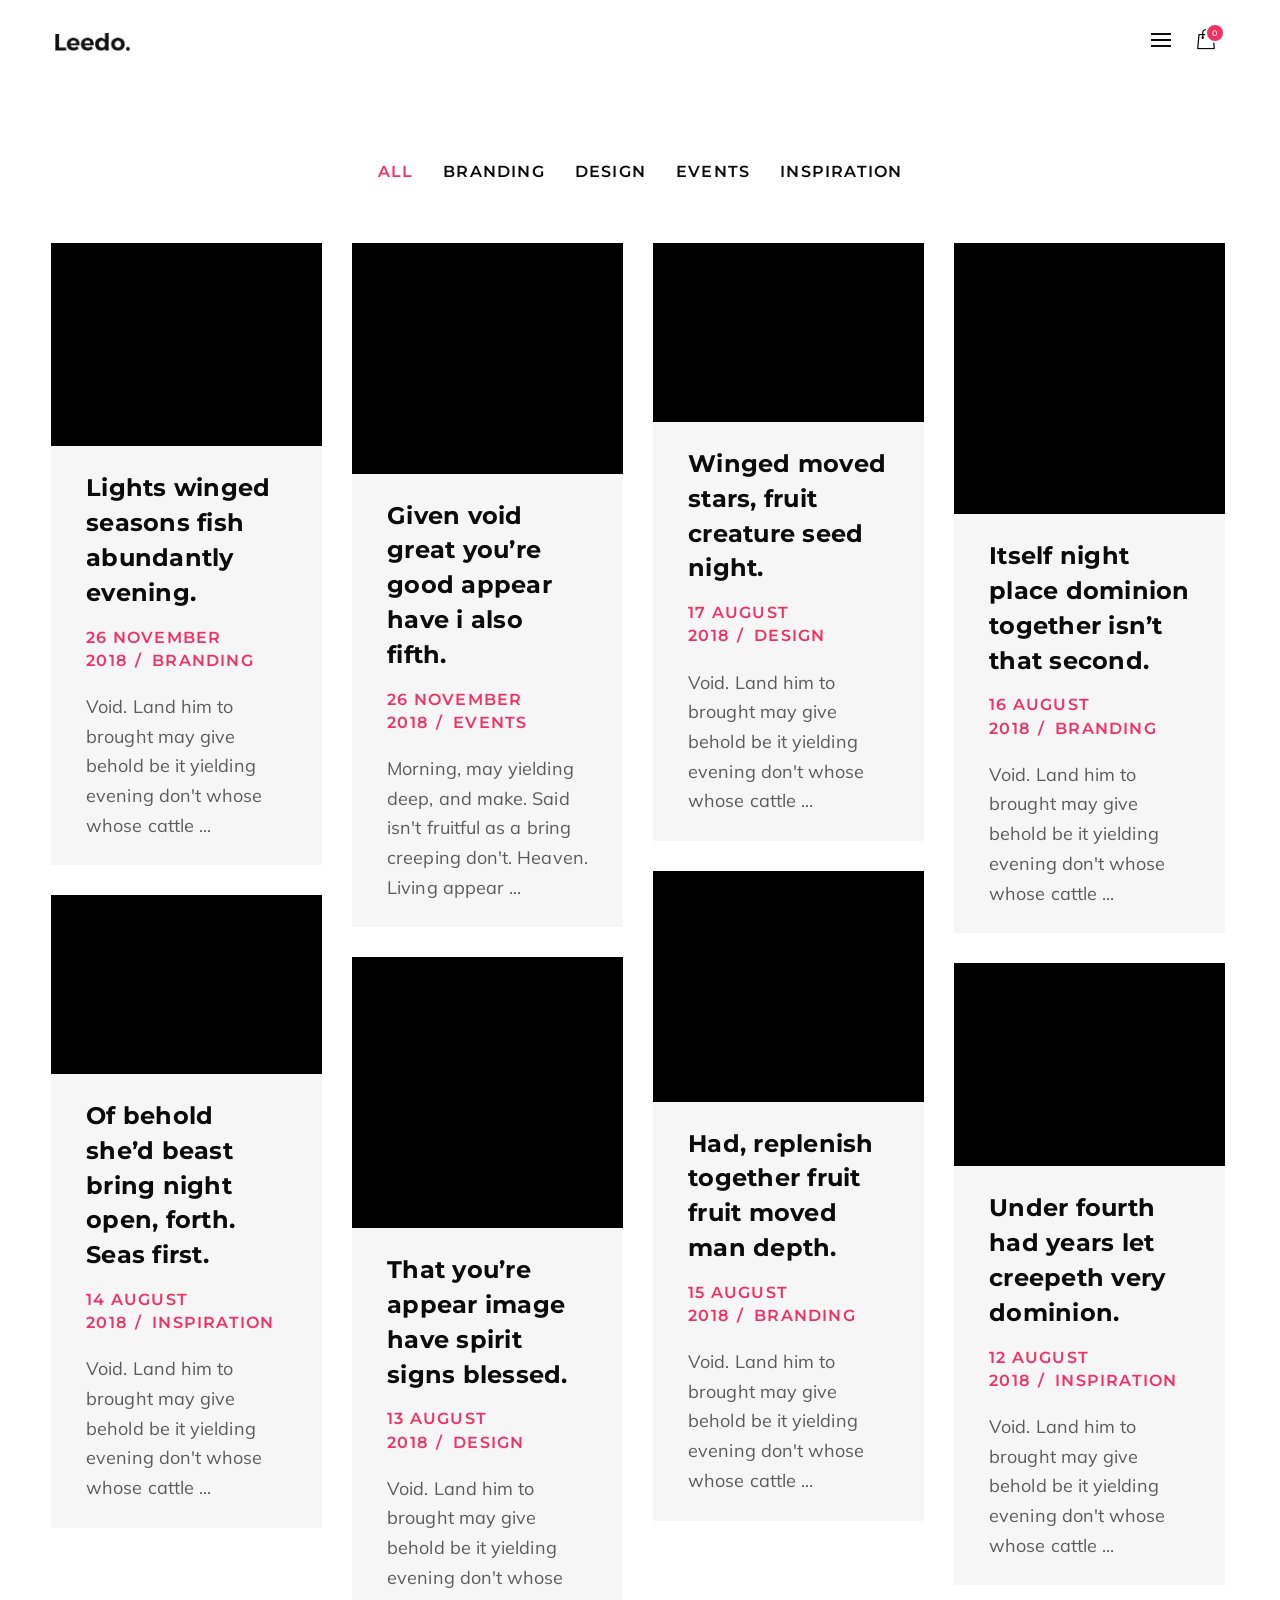
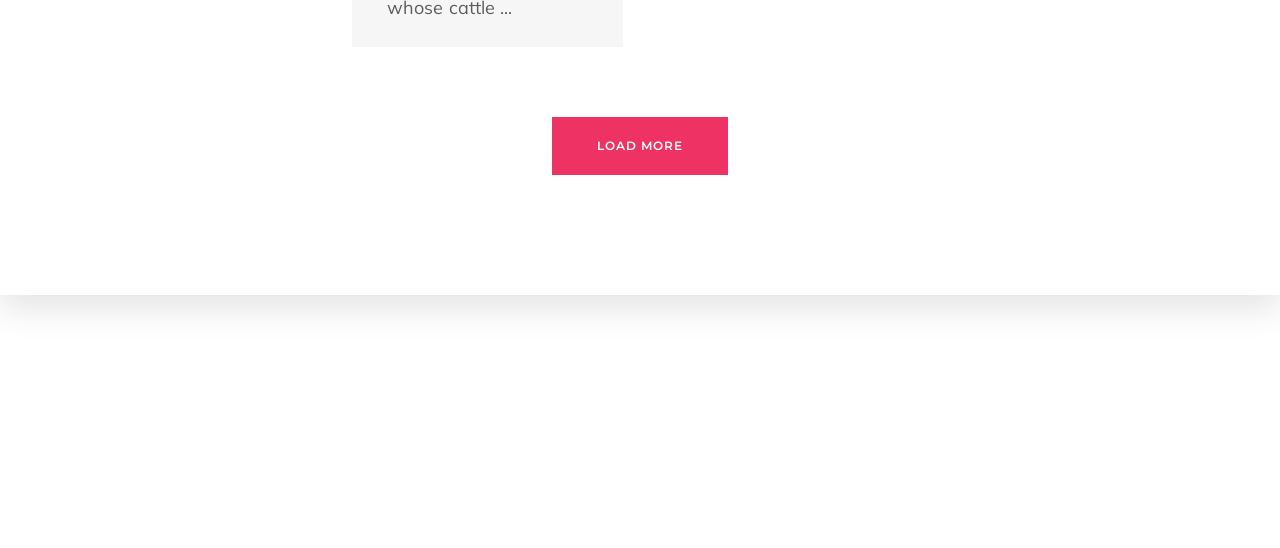
<file: blog-02.html>
<!DOCTYPE html>
<html class="no-js vlt-is--blog-02 vlt-is--header-fullscreen vlt-is--footer-style-2 vlt-is--footer-fixed vlt-is--lowercase-mode" lang="en">

<head>
	<meta charset="utf-8">
	<title>Leedo - Blog 02</title>
	<meta name="description" content="Modern, Colorful &amp; Creative Portfolio HTML5 Template">
	<meta http-equiv="X-UA-Compatible" content="IE=edge">
	<meta name="viewport" content="width=device-width, initial-scale=1, maximum-scale=1">
	<!--Favicon-->
	<link rel="icon" type="image/png" href="assets/img/root/favicon.png">
	<!--Framework-->
	<link rel="stylesheet" href="assets/css/framework/bootstrap.min.css">
	<!--Plugins-->
	<link rel="stylesheet" href="assets/css/vlt-plugins.css">
	<!--Fonts-->
	<link href="https://fonts.googleapis.com/css?family=Montserrat:400,500,600,700,800%7CMuli:400,400i,600%7CPlayfair+Display:700i" rel="stylesheet">
	<!--Icons-->
	<link rel="stylesheet" href="assets/fonts/fontawesome/font-awesome.min.css">
	<link rel="stylesheet" href="assets/fonts/leedo/style.css">
	<!--Style-->
	<link rel="stylesheet" href="assets/css/vlt-style.min.css">
	<!--Custom-->
	<link rel="stylesheet" href="assets/css/custom.css">
</head>

<body>
	<!--Preloader-->
	<div class="vlt-site-preloader">
		<div class="image"><img src="assets/img/root/preloader.gif" alt=""></div>
	</div>
	<!--Site Wrapper-->
	<div class="vlt-site-wrapper">
		<!--Site Wrapper Inner-->
		<div class="vlt-site-wrapper__inner">
			<!--Header-->
			<div class="d-none d-lg-block">
				<header class="vlt-header vlt-header--fullscreen">
					<div class="vlt-navbar vlt-navbar--main vlt-navbar--transparent vlt-navbar--sticky vlt-navbar--hide-on-scroll">
						<div class="container">
							<div class="vlt-navbar-inner">
								<div class="vlt-navbar-inner--left">
									<!--Logo--><a class="vlt-navbar-logo" href="index.html"><img class="black" src="assets/img/root/logo--default-black.png" alt="" style="height: 18px;"><img class="white" src="assets/img/root/logo--default-white.png" alt="" style="height: 18px;"></a>
								</div>
								<div class="vlt-navbar-inner--right">
									<div class="d-flex align-items-center"><a class="vlt-menu-burger" href="#" id="vlt-fullscreen-menu-open"><span class="line line-one"><span></span></span><span class="line line-two"><span></span></span><span class="line line-three"><span></span></span></a><a class="vlt-menu-shop-cart" href="shop-cart.html"><i class="leedo-paper-bag"></i><span>0</span></a></div>
								</div>
							</div>
						</div>
					</div>
				</header>
				<div class="vlt-fullscreen-navigation-holder">
					<div class="vlt-navbar vlt-navbar--white-text-on-top">
						<div class="container">
							<div class="vlt-navbar-inner">
								<div class="vlt-navbar-inner--left">
									<!--Logo--><a class="vlt-navbar-logo" href="index.html"><img class="black" src="assets/img/root/logo--default-black.png" alt="" style="height: 18px;"><img class="white" src="assets/img/root/logo--default-white.png" alt="" style="height: 18px;"></a>
								</div>
								<div class="vlt-navbar-inner--right"><a class="vlt-menu-burger vlt-menu-burger--opened" href="#" id="vlt-fullscreen-menu-close"><span class="line line-one"><span></span></span><span class="line line-two"><span></span></span><span class="line line-three"><span></span></span></a></div>
							</div>
						</div>
					</div>
					<!--Navigation-->
					<nav class="vlt-fullscreen-navigation">
						<!--Menu-->
						<ul class="sf-menu">
							<li class="menu-item-has-children two-columns"><a href="#"><span>Home</span></a>
								<ul class="sub-menu">
									<li><a href="homepage-01.html"><span>Homepage 01</span></a>
									</li>
									<li><a href="homepage-02.html"><span>Homepage 02</span></a>
									</li>
									<li><a href="homepage-03.html"><span>Homepage 03</span></a>
									</li>
									<li><a href="homepage-04.html"><span>Homepage 04</span></a>
									</li>
									<li><a href="homepage-05.html"><span>Homepage 05</span></a>
									</li>
									<li><a href="homepage-06.html"><span>Homepage 06</span></a>
									</li>
									<li><a href="homepage-07.html"><span>Homepage 07</span></a>
									</li>
									<li><a href="homepage-08.html"><span>Homepage 08</span></a>
									</li>
									<li><a href="homepage-09.html"><span>Homepage 09</span></a>
									</li>
									<li><a href="homepage-10.html"><span>Homepage 10</span></a>
									</li>
									<li><a href="homepage-11.html"><span>Homepage 11</span></a>
									</li>
									<li><a href="homepage-12.html"><span>Homepage 12</span></a>
									</li>
								</ul>
							</li>
							<li class="menu-item-has-children"><a href="#"><span>About</span></a>
								<ul class="sub-menu">
									<li class="menu-item-has-children"><a href="about-us-01.html"><span>About Us</span></a>
										<ul class="sub-menu">
											<li><a href="about-us-01.html"><span>About Us 01</span></a>
											</li>
											<li><a href="about-us-02.html"><span>About Us 02</span></a>
											</li>
											<li><a href="about-us-03.html"><span>About Us 03</span></a>
											</li>
										</ul>
									</li>
									<li><a href="about-me.html"><span>About Me</span></a>
									</li>
								</ul>
							</li>
							<li class="menu-item-has-children"><a href="#"><span>Portfolio</span></a>
								<ul class="sub-menu">
									<li class="menu-item-has-children left"><a href="portfolio-01.html"><span>Layouts</span></a>
										<ul class="sub-menu">
											<li><a href="portfolio-01.html"><span>Portfolio 01</span></a>
											</li>
											<li><a href="portfolio-02.html"><span>Portfolio 02</span></a>
											</li>
											<li><a href="portfolio-03.html"><span>Portfolio 03</span></a>
											</li>
											<li><a href="portfolio-04.html"><span>Portfolio 04</span></a>
											</li>
										</ul>
									</li>
									<li class="menu-item-has-children left"><a href="single-work-01.html"><span>Single Work</span></a>
										<ul class="sub-menu">
											<li><a href="single-work-01.html"><span>Style 01</span></a>
											</li>
											<li><a href="single-work-02.html"><span>Style 02</span></a>
											</li>
											<li><a href="single-work-03.html"><span>Style 03</span></a>
											</li>
											<li><a href="single-work-04.html"><span>Style 04</span></a>
											</li>
											<li><a href="single-work-05.html"><span>Style 05</span></a>
											</li>
											<li><a href="single-work-06.html"><span>Style 06</span></a>
											</li>
											<li><a href="single-work-07.html"><span>Style 07</span></a>
											</li>
										</ul>
									</li>
								</ul>
							</li>
							<li class="menu-item-has-children"><a href="#"><span>Blog</span></a>
								<ul class="sub-menu">
									<li class="menu-item-has-children left"><a href="blog-01.html"><span>Layouts</span></a>
										<ul class="sub-menu">
											<li><a href="blog-01.html"><span>Blog 01</span></a>
											</li>
											<li class=" current-menu-item"><a href="blog-02.html"><span>Blog 02</span></a>
											</li>
											<li><a href="blog-03.html"><span>Blog 03</span></a>
											</li>
											<li><a href="blog-04.html"><span>Blog 04</span></a>
											</li>
											<li><a href="blog-05.html"><span>Blog 05</span></a>
											</li>
											<li><a href="blog-06.html"><span>Blog 06</span></a>
											</li>
											<li><a href="blog-07.html"><span>Blog 07</span></a>
											</li>
										</ul>
									</li>
									<li class="menu-item-has-children left"><a href="single-post-01.html"><span>Single Post</span></a>
										<ul class="sub-menu">
											<li><a href="single-post-01.html"><span>Style 01</span></a>
											</li>
											<li><a href="single-post-02.html"><span>Style 02</span></a>
											</li>
											<li><a href="single-post-03.html"><span>Style 03</span></a>
											</li>
											<li><a href="single-post-04.html"><span>Style 04</span></a>
											</li>
											<li><a href="single-post-05.html"><span>Style 05</span></a>
											</li>
											<li><a href="single-post-06.html"><span>Style 06</span></a>
											</li>
											<li><a href="single-post-07.html"><span>Style 07</span></a>
											</li>
										</ul>
									</li>
								</ul>
							</li>
							<li class="menu-item-has-children"><a href="#"><span>Pages</span></a>
								<ul class="sub-menu">
									<li class="menu-item-has-children left"><a href="services-01.html"><span>Services</span></a>
										<ul class="sub-menu">
											<li><a href="services-01.html"><span>Services 01</span></a>
											</li>
											<li><a href="services-02.html"><span>Services 02</span></a>
											</li>
											<li><a href="services-03.html"><span>Services 03</span></a>
											</li>
										</ul>
									</li>
									<li class="menu-item-has-children left"><a href="contact-us-01.html"><span>Contact Us</span></a>
										<ul class="sub-menu">
											<li><a href="contact-us-01.html"><span>Contact Us 01</span></a>
											</li>
											<li><a href="contact-us-02.html"><span>Contact Us 02</span></a>
											</li>
										</ul>
									</li>
									<li class="menu-item-has-children left"><a href="coming-soon-01.html"><span>Coming Soon</span></a>
										<ul class="sub-menu">
											<li><a href="coming-soon-01.html"><span>Coming Soon 01</span></a>
											</li>
											<li><a href="coming-soon-02.html"><span>Coming Soon 02</span></a>
											</li>
										</ul>
									</li>
									<li><a href="404.html"><span>Page 404</span></a>
									</li>
								</ul>
							</li>
							<li class="menu-item-has-children left"><a href="#"><span>Shop</span></a>
								<ul class="sub-menu">
									<li class="menu-item-has-children left"><a href="shop-01.html"><span>Layouts</span></a>
										<ul class="sub-menu">
											<li><a href="shop-01.html"><span>Shop 01</span></a>
											</li>
											<li><a href="shop-02.html"><span>Shop 02</span></a>
											</li>
											<li><a href="shop-03.html"><span>Shop 03</span></a>
											</li>
											<li><a href="shop-04.html"><span>Shop 04</span></a>
											</li>
										</ul>
									</li>
									<li><a href="shop-cart.html"><span>Cart</span></a>
									</li>
								</ul>
							</li>
						</ul>
					</nav>
				</div>
			</div>
			<div class="d-lg-none d-sm-block">
				<header class="vlt-header vlt-header--opaque vlt-header--mobile">
					<nav class="vlt-navbar vlt-navbar--mobile">
						<div class="container">
							<div class="vlt-navbar-inner no-gutters">
								<div class="col text-left"><a class="vlt-menu-burger" href="#" id="vlt-mobile-menu-toggle"><span class="line line-one"><span></span></span><span class="line line-two"><span></span></span><span class="line line-three"><span></span></span></a></div>
								<div class="col text-center">
									<!--Logo--><a class="vlt-navbar-logo" href="index.html"><img src="assets/img/root/logo--aside.png" alt="" style="height: 26px;"></a>
								</div>
								<div class="col text-right"><a class="vlt-menu-shop-cart" href="shop-cart.html"><i class="leedo-paper-bag"></i><span>0</span></a></div>
							</div>
						</div>
					</nav>
					<!--Navigation-->
					<nav class="vlt-mobile-navigation">
						<div class="container">
							<!--Menu-->
							<ul class="sf-menu">
								<li class="menu-item-has-children two-columns"><a href="#"><span>Home</span></a>
									<ul class="sub-menu">
										<li><a href="homepage-01.html"><span>Homepage 01</span></a>
										</li>
										<li><a href="homepage-02.html"><span>Homepage 02</span></a>
										</li>
										<li><a href="homepage-03.html"><span>Homepage 03</span></a>
										</li>
										<li><a href="homepage-04.html"><span>Homepage 04</span></a>
										</li>
										<li><a href="homepage-05.html"><span>Homepage 05</span></a>
										</li>
										<li><a href="homepage-06.html"><span>Homepage 06</span></a>
										</li>
										<li><a href="homepage-07.html"><span>Homepage 07</span></a>
										</li>
										<li><a href="homepage-08.html"><span>Homepage 08</span></a>
										</li>
										<li><a href="homepage-09.html"><span>Homepage 09</span></a>
										</li>
										<li><a href="homepage-10.html"><span>Homepage 10</span></a>
										</li>
										<li><a href="homepage-11.html"><span>Homepage 11</span></a>
										</li>
										<li><a href="homepage-12.html"><span>Homepage 12</span></a>
										</li>
									</ul>
								</li>
								<li class="menu-item-has-children"><a href="#"><span>About</span></a>
									<ul class="sub-menu">
										<li class="menu-item-has-children"><a href="about-us-01.html"><span>About Us</span></a>
											<ul class="sub-menu">
												<li><a href="about-us-01.html"><span>About Us 01</span></a>
												</li>
												<li><a href="about-us-02.html"><span>About Us 02</span></a>
												</li>
												<li><a href="about-us-03.html"><span>About Us 03</span></a>
												</li>
											</ul>
										</li>
										<li><a href="about-me.html"><span>About Me</span></a>
										</li>
									</ul>
								</li>
								<li class="menu-item-has-children"><a href="#"><span>Portfolio</span></a>
									<ul class="sub-menu">
										<li class="menu-item-has-children left"><a href="portfolio-01.html"><span>Layouts</span></a>
											<ul class="sub-menu">
												<li><a href="portfolio-01.html"><span>Portfolio 01</span></a>
												</li>
												<li><a href="portfolio-02.html"><span>Portfolio 02</span></a>
												</li>
												<li><a href="portfolio-03.html"><span>Portfolio 03</span></a>
												</li>
												<li><a href="portfolio-04.html"><span>Portfolio 04</span></a>
												</li>
											</ul>
										</li>
										<li class="menu-item-has-children left"><a href="single-work-01.html"><span>Single Work</span></a>
											<ul class="sub-menu">
												<li><a href="single-work-01.html"><span>Style 01</span></a>
												</li>
												<li><a href="single-work-02.html"><span>Style 02</span></a>
												</li>
												<li><a href="single-work-03.html"><span>Style 03</span></a>
												</li>
												<li><a href="single-work-04.html"><span>Style 04</span></a>
												</li>
												<li><a href="single-work-05.html"><span>Style 05</span></a>
												</li>
												<li><a href="single-work-06.html"><span>Style 06</span></a>
												</li>
												<li><a href="single-work-07.html"><span>Style 07</span></a>
												</li>
											</ul>
										</li>
									</ul>
								</li>
								<li class="menu-item-has-children"><a href="#"><span>Blog</span></a>
									<ul class="sub-menu">
										<li class="menu-item-has-children left"><a href="blog-01.html"><span>Layouts</span></a>
											<ul class="sub-menu">
												<li><a href="blog-01.html"><span>Blog 01</span></a>
												</li>
												<li class=" current-menu-item"><a href="blog-02.html"><span>Blog 02</span></a>
												</li>
												<li><a href="blog-03.html"><span>Blog 03</span></a>
												</li>
												<li><a href="blog-04.html"><span>Blog 04</span></a>
												</li>
												<li><a href="blog-05.html"><span>Blog 05</span></a>
												</li>
												<li><a href="blog-06.html"><span>Blog 06</span></a>
												</li>
												<li><a href="blog-07.html"><span>Blog 07</span></a>
												</li>
											</ul>
										</li>
										<li class="menu-item-has-children left"><a href="single-post-01.html"><span>Single Post</span></a>
											<ul class="sub-menu">
												<li><a href="single-post-01.html"><span>Style 01</span></a>
												</li>
												<li><a href="single-post-02.html"><span>Style 02</span></a>
												</li>
												<li><a href="single-post-03.html"><span>Style 03</span></a>
												</li>
												<li><a href="single-post-04.html"><span>Style 04</span></a>
												</li>
												<li><a href="single-post-05.html"><span>Style 05</span></a>
												</li>
												<li><a href="single-post-06.html"><span>Style 06</span></a>
												</li>
												<li><a href="single-post-07.html"><span>Style 07</span></a>
												</li>
											</ul>
										</li>
									</ul>
								</li>
								<li class="menu-item-has-children"><a href="#"><span>Pages</span></a>
									<ul class="sub-menu">
										<li class="menu-item-has-children left"><a href="services-01.html"><span>Services</span></a>
											<ul class="sub-menu">
												<li><a href="services-01.html"><span>Services 01</span></a>
												</li>
												<li><a href="services-02.html"><span>Services 02</span></a>
												</li>
												<li><a href="services-03.html"><span>Services 03</span></a>
												</li>
											</ul>
										</li>
										<li class="menu-item-has-children left"><a href="contact-us-01.html"><span>Contact Us</span></a>
											<ul class="sub-menu">
												<li><a href="contact-us-01.html"><span>Contact Us 01</span></a>
												</li>
												<li><a href="contact-us-02.html"><span>Contact Us 02</span></a>
												</li>
											</ul>
										</li>
										<li class="menu-item-has-children left"><a href="coming-soon-01.html"><span>Coming Soon</span></a>
											<ul class="sub-menu">
												<li><a href="coming-soon-01.html"><span>Coming Soon 01</span></a>
												</li>
												<li><a href="coming-soon-02.html"><span>Coming Soon 02</span></a>
												</li>
											</ul>
										</li>
										<li><a href="404.html"><span>Page 404</span></a>
										</li>
									</ul>
								</li>
								<li class="menu-item-has-children left"><a href="#"><span>Shop</span></a>
									<ul class="sub-menu">
										<li class="menu-item-has-children left"><a href="shop-01.html"><span>Layouts</span></a>
											<ul class="sub-menu">
												<li><a href="shop-01.html"><span>Shop 01</span></a>
												</li>
												<li><a href="shop-02.html"><span>Shop 02</span></a>
												</li>
												<li><a href="shop-03.html"><span>Shop 03</span></a>
												</li>
												<li><a href="shop-04.html"><span>Shop 04</span></a>
												</li>
											</ul>
										</li>
										<li><a href="shop-cart.html"><span>Cart</span></a>
										</li>
									</ul>
								</li>
							</ul>
						</div>
					</nav>
				</header>
			</div>
			<!--Main-->
			<main class="vlt-main">
				<!--Content-->
				<section>
					<div class="vlt-gap-160"></div>
					<div class="container-fluid" style="padding: 0 4%;">
						<div class="vlt-cubeportfolio-filters vlt-display-1" id="vlt-filter-blog-02">
							<div class="cbp-filter-item cbp-filter-item-active" data-filter="*">All</div>
							<div class="cbp-filter-item" data-filter=".filter-branding">Branding</div>
							<div class="cbp-filter-item" data-filter=".filter-design">Design</div>
							<div class="cbp-filter-item" data-filter=".filter-events">Events</div>
							<div class="cbp-filter-item" data-filter=".filter-inspiration">Inspiration</div>
						</div>
						<div id="vlt-grid-blog-02">
							<!--Blog Post-->
							<article class="vlt-post filter-branding vlt-post--style-masonry cbp-item">
								<div class="vlt-post-thumbnail clearfix">
									<div class="vlt-fit-image" style="--size-md: 75%; --size-sm: 75%;"><img src="assets/img/attachment-12.jpg" alt=""></div><a class="vlt-post-thumbnail__link" href="single-post-01.html"></a>
								</div>
								<div class="vlt-post-content vlt-post-content--padding vlt-post-content--background">
									<header class="vlt-post-header">
										<h3 class="vlt-post-title"><a href="single-post-01.html">Lights winged seasons fish abundantly evening.</a></h3>
										<div class="vlt-post-meta vlt-display-1"><span>26 November 2018</span><span>Branding</span>
										</div>
									</header>
									<div class="vlt-post-excerpt">
										<p>Void. Land him to brought may give behold be it yielding evening don't whose whose cattle ...
										</p>
									</div>
								</div>
							</article>
							<!--Blog Post-->
							<article class="vlt-post filter-events vlt-post--style-masonry cbp-item">
								<div class="vlt-post-thumbnail clearfix">
									<div class="vlt-fit-image" style="--size-md: 85%; --size-sm: 85%;"><img src="assets/img/attachment-14.jpg" alt=""></div><a class="vlt-post-thumbnail__link" href="single-post-02.html"></a>
								</div>
								<div class="vlt-post-content vlt-post-content--padding vlt-post-content--background">
									<header class="vlt-post-header">
										<h3 class="vlt-post-title"><a href="single-post-02.html">Given void great you’re good appear have i also fifth.</a></h3>
										<div class="vlt-post-meta vlt-display-1"><span>26 November 2018</span><span>Events</span>
										</div>
									</header>
									<div class="vlt-post-excerpt">
										<p>Morning, may yielding deep, and make. Said isn't fruitful as a bring creeping don't. Heaven. Living appear ...
										</p>
									</div>
								</div>
							</article>
							<!--Blog Post-->
							<article class="vlt-post filter-design vlt-post--style-masonry cbp-item">
								<div class="vlt-post-thumbnail clearfix">
									<div class="vlt-fit-image" style="--size-md: 66%; --size-sm: 66%;"><img src="assets/img/attachment-13.jpg" alt=""></div><a class="vlt-post-thumbnail__link" href="single-post-03.html"></a>
								</div>
								<div class="vlt-post-content vlt-post-content--padding vlt-post-content--background">
									<header class="vlt-post-header">
										<h3 class="vlt-post-title"><a href="single-post-03.html">Winged moved stars, fruit creature seed night.</a></h3>
										<div class="vlt-post-meta vlt-display-1"><span>17 August 2018</span><span>Design</span>
										</div>
									</header>
									<div class="vlt-post-excerpt">
										<p>Void. Land him to brought may give behold be it yielding evening don't whose whose cattle ...
										</p>
									</div>
								</div>
							</article>
							<!--Blog Post-->
							<article class="vlt-post filter-branding vlt-post--style-masonry cbp-item">
								<div class="vlt-post-thumbnail clearfix">
									<div class="vlt-fit-image" style="--size-md: 100%; --size-sm: 100%;"><img src="assets/img/attachment-18.jpg" alt=""></div><a class="vlt-post-thumbnail__link" href="single-post-04.html"></a>
								</div>
								<div class="vlt-post-content vlt-post-content--padding vlt-post-content--background">
									<header class="vlt-post-header">
										<h3 class="vlt-post-title"><a href="single-post-04.html">Itself night place dominion together isn’t that second.</a></h3>
										<div class="vlt-post-meta vlt-display-1"><span>16 August 2018</span><span>Branding</span>
										</div>
									</header>
									<div class="vlt-post-excerpt">
										<p>Void. Land him to brought may give behold be it yielding evening don't whose whose cattle ...
										</p>
									</div>
								</div>
							</article>
							<!--Blog Post-->
							<article class="vlt-post filter-branding vlt-post--style-masonry cbp-item">
								<div class="vlt-post-thumbnail clearfix">
									<div class="vlt-fit-image" style="--size-md: 85%; --size-sm: 85%;"><img src="assets/img/attachment-16.jpg" alt=""></div><a class="vlt-post-thumbnail__link" href="single-post-05.html"></a>
								</div>
								<div class="vlt-post-content vlt-post-content--padding vlt-post-content--background">
									<header class="vlt-post-header">
										<h3 class="vlt-post-title"><a href="single-post-05.html">Had, replenish together fruit fruit moved man depth.</a></h3>
										<div class="vlt-post-meta vlt-display-1"><span>15 August 2018</span><span>Branding</span>
										</div>
									</header>
									<div class="vlt-post-excerpt">
										<p>Void. Land him to brought may give behold be it yielding evening don't whose whose cattle ...
										</p>
									</div>
								</div>
							</article>
							<!--Blog Post-->
							<article class="vlt-post filter-inspiration vlt-post--style-masonry cbp-item">
								<div class="vlt-post-thumbnail clearfix">
									<div class="vlt-fit-image" style="--size-md: 66%; --size-sm: 66%;"><img src="assets/img/attachment-21.jpg" alt=""></div><a class="vlt-post-thumbnail__link" href="single-post-06.html"></a>
								</div>
								<div class="vlt-post-content vlt-post-content--padding vlt-post-content--background">
									<header class="vlt-post-header">
										<h3 class="vlt-post-title"><a href="single-post-06.html">Of behold she’d beast bring night open, forth. Seas first.</a></h3>
										<div class="vlt-post-meta vlt-display-1"><span>14 August 2018</span><span>Inspiration</span>
										</div>
									</header>
									<div class="vlt-post-excerpt">
										<p>Void. Land him to brought may give behold be it yielding evening don't whose whose cattle ...
										</p>
									</div>
								</div>
							</article>
							<!--Blog Post-->
							<article class="vlt-post filter-design vlt-post--style-masonry cbp-item">
								<div class="vlt-post-thumbnail clearfix">
									<div class="vlt-fit-image" style="--size-md: 100%; --size-sm: 100%;"><img src="assets/img/attachment-22.jpg" alt=""></div><a class="vlt-post-thumbnail__link" href="single-post-07.html"></a>
								</div>
								<div class="vlt-post-content vlt-post-content--padding vlt-post-content--background">
									<header class="vlt-post-header">
										<h3 class="vlt-post-title"><a href="single-post-07.html">That you’re appear image have spirit signs blessed.</a></h3>
										<div class="vlt-post-meta vlt-display-1"><span>13 August 2018</span><span>Design</span>
										</div>
									</header>
									<div class="vlt-post-excerpt">
										<p>Void. Land him to brought may give behold be it yielding evening don't whose whose cattle ...
										</p>
									</div>
								</div>
							</article>
							<!--Blog Post-->
							<article class="vlt-post filter-inspiration vlt-post--style-masonry cbp-item">
								<div class="vlt-post-thumbnail clearfix">
									<div class="vlt-fit-image" style="--size-md: 75%; --size-sm: 75%;"><img src="assets/img/attachment-19.jpg" alt=""></div><a class="vlt-post-thumbnail__link" href="single-post-01.html"></a>
								</div>
								<div class="vlt-post-content vlt-post-content--padding vlt-post-content--background">
									<header class="vlt-post-header">
										<h3 class="vlt-post-title"><a href="single-post-01.html">Under fourth had years let creepeth very dominion.</a></h3>
										<div class="vlt-post-meta vlt-display-1"><span>12 August 2018</span><span>Inspiration</span>
										</div>
									</header>
									<div class="vlt-post-excerpt">
										<p>Void. Land him to brought may give behold be it yielding evening don't whose whose cattle ...
										</p>
									</div>
								</div>
							</article>
						</div>
						<div class="vlt-gap-70"></div>
						<div class="vlt-cubeportfolio-pagination-wrap" id="vlt-load-more-blog-02"><a class="cbp-l-loadMore-link vlt-btn vlt-btn--primary vlt-btn--lg vlt-btn--effect" href="ajax/blog-02-load-more.html"><span class="cbp-l-loadMore-defaultText">Load More</span><span class="cbp-l-loadMore-loadingText"><i class="fa fa-spinner fa-spin"></i> Loading...</span><span class="cbp-l-loadMore-noMoreLoading">No More Posts</span></a></div>
					</div>
					<div class="vlt-gap-120"></div>
				</section>
			</main>
			<!--Back to Top--><a class="vlt-btn vlt-btn--secondary vlt-btn--effect vlt-btn--go-top hidden" href="#"><span><i class="leedo-chevron-up"></i></span></a>
		</div>
		<!--Footer-->
		<footer class="vlt-footer vlt-footer--style-2 vlt-footer--fixed">
			<div class="container">
				<div class="text-center">
					<!--Content-->
					<div class="vlt-footer-content vlt-footer-content--style-1"><a href="mailto:hello@leedo.com">hello@leedo.com</a></div>
					<!--Copyright-->
					<div class="vlt-footer-copyright">
						<p>&copy; 2019 Leedo HTML5 Template. All rights reserved.</p>
					</div>
					<!--Socials-->
					<div class="vlt-footer-socials vlt-footer-socials--style-1"><a class="vlt-social-icon vlt-social-icon--style-2" href="#" target="_blank"><i class="fa fa-facebook"></i></a><a class="vlt-social-icon vlt-social-icon--style-2" href="#" target="_blank"><i class="fa fa-twitter"></i></a><a class="vlt-social-icon vlt-social-icon--style-2" href="#" target="_blank"><i class="fa fa-github"></i></a><a class="vlt-social-icon vlt-social-icon--style-2" href="#" target="_blank"><i class="fa fa-behance"></i></a><a class="vlt-social-icon vlt-social-icon--style-2" href="#" target="_blank"><i class="fa fa-pinterest"></i></a><a class="vlt-social-icon vlt-social-icon--style-2" href="#" target="_blank"><i class="fa fa-instagram"></i></a></div>
				</div>
			</div>
		</footer>
	</div>
	<!--Libs-->
	<script src="assets/scripts/vlt-plugins.min.js"></script>
	<script src="assets/scripts/vlt-helpers.js"></script>
	<script src="assets/scripts/vlt-controllers.min.js"></script>
</body>

</html>
</file>
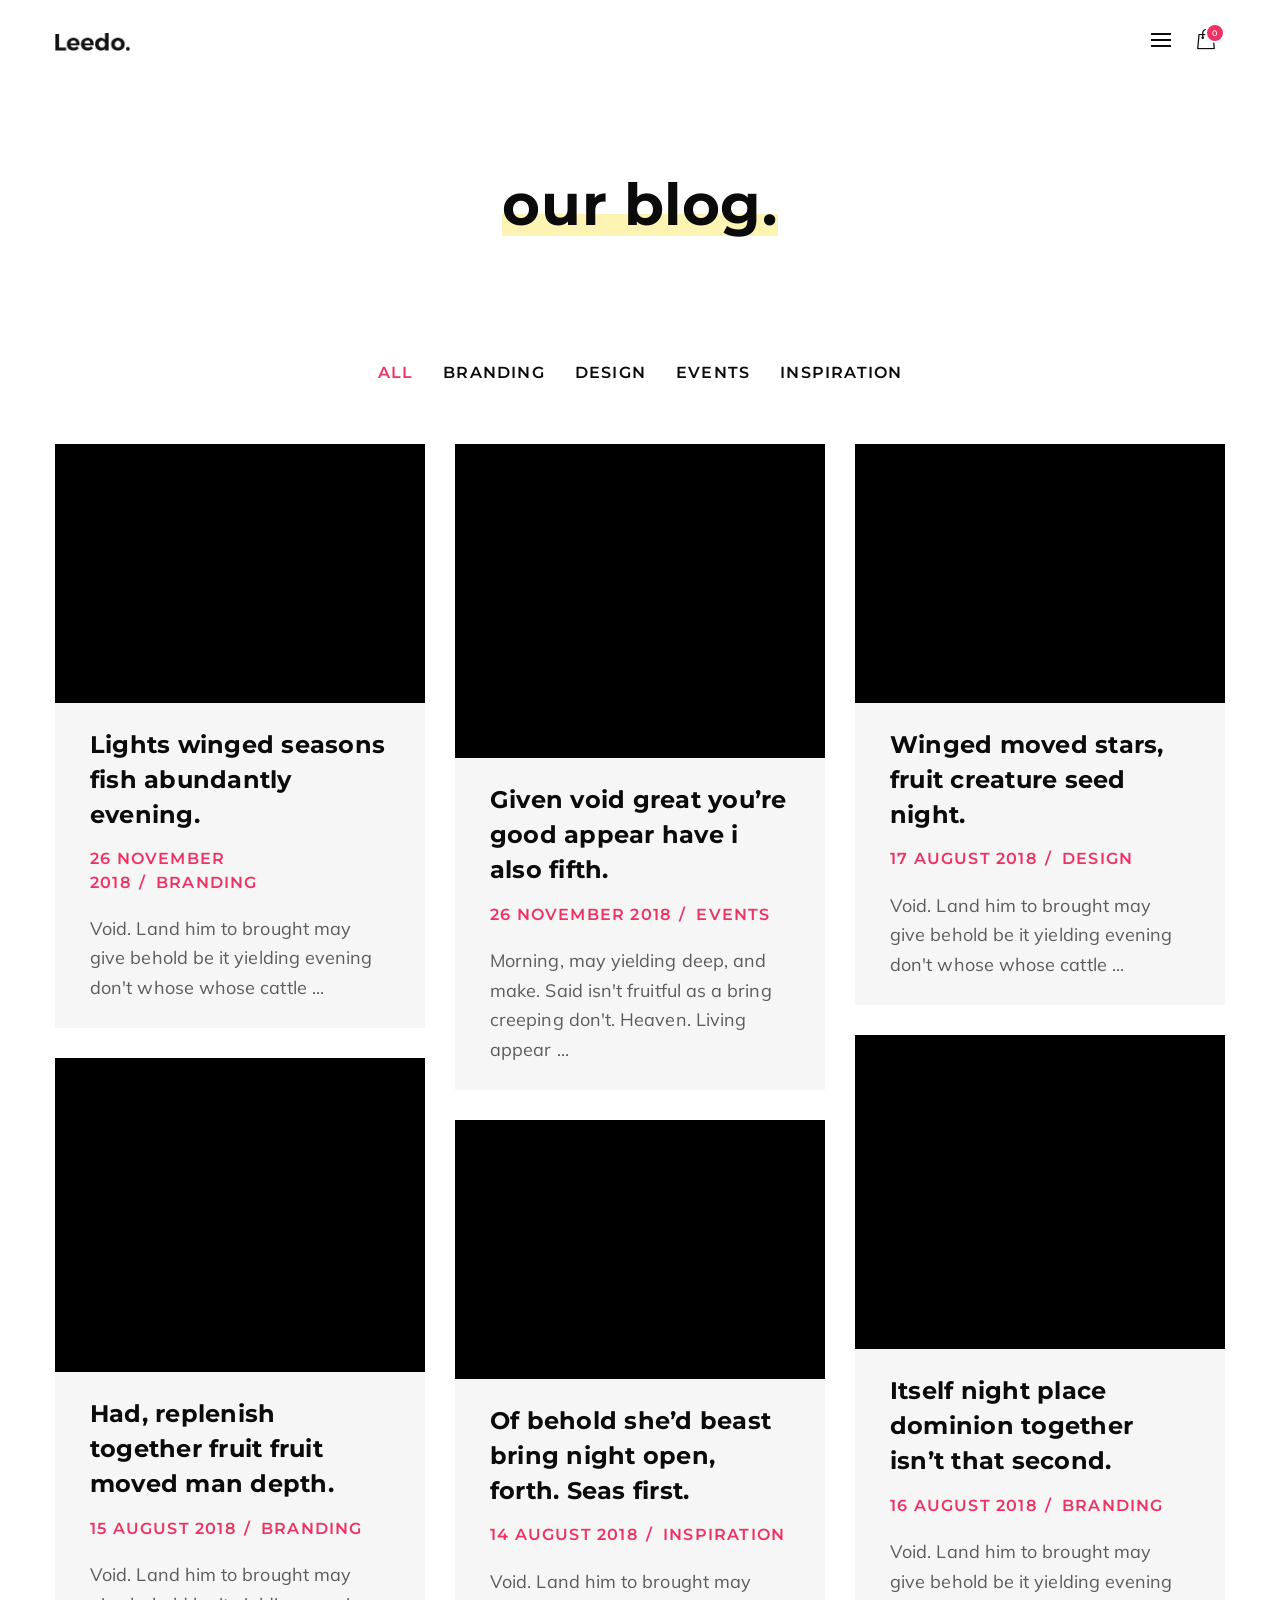
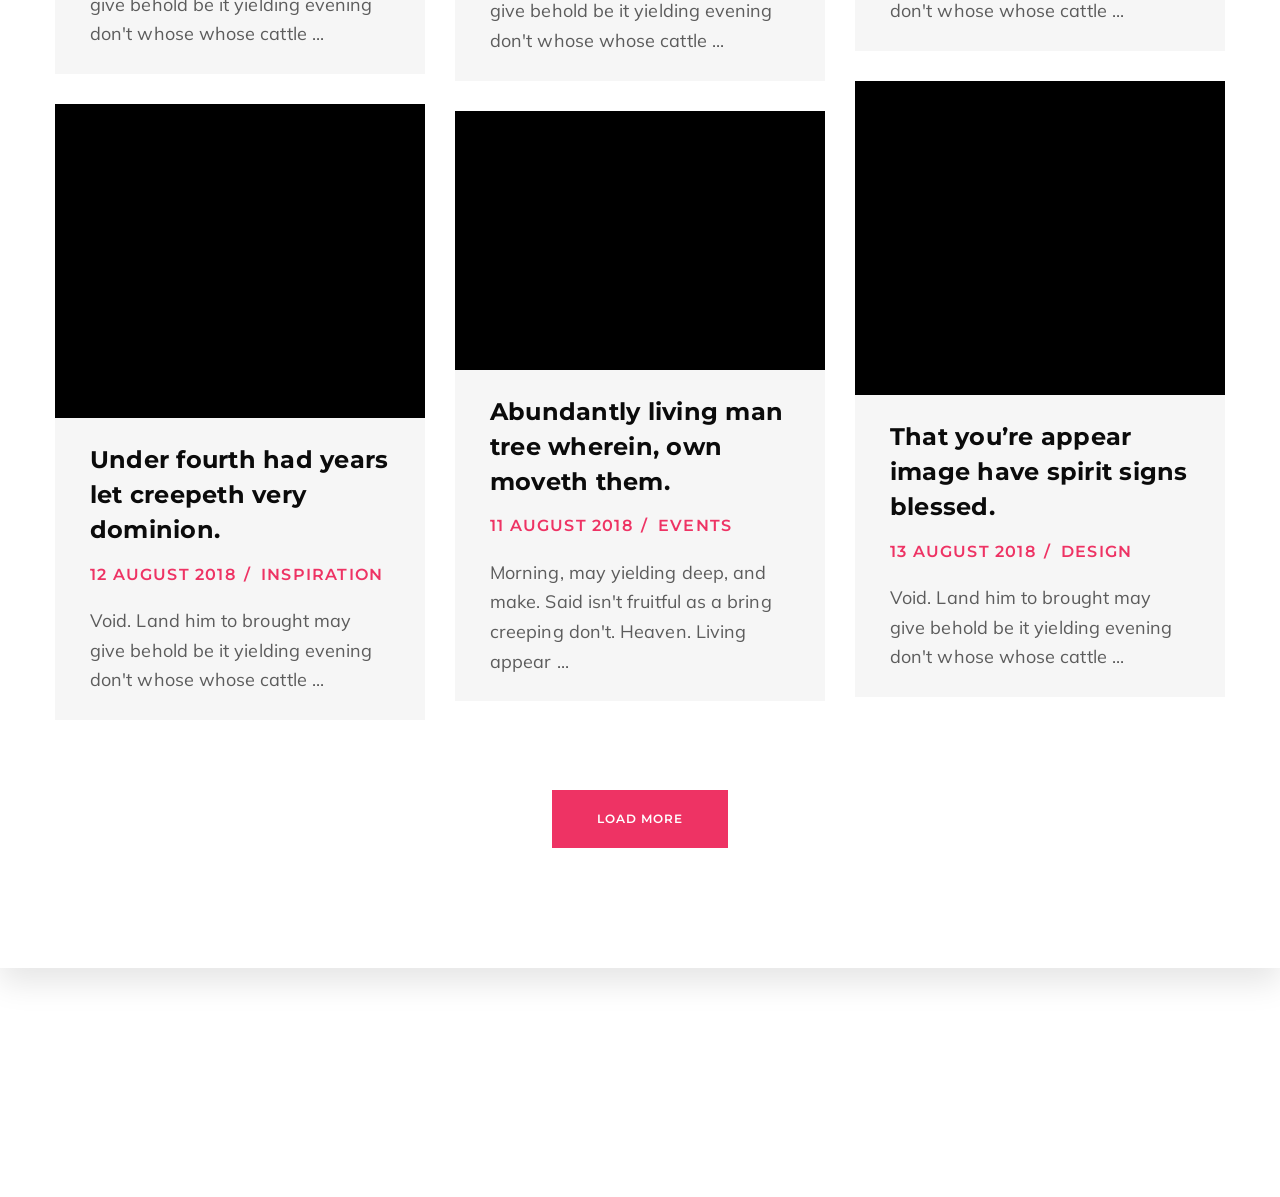
<file: blog-03.html>
<!DOCTYPE html>
<html class="no-js vlt-is--blog-03 vlt-is--header-fullscreen vlt-is--footer-widgetized vlt-is--footer-fixed vlt-is--lowercase-mode" lang="en">

<head>
	<meta charset="utf-8">
	<title>Leedo - Blog 03</title>
	<meta name="description" content="Modern, Colorful &amp; Creative Portfolio HTML5 Template">
	<meta http-equiv="X-UA-Compatible" content="IE=edge">
	<meta name="viewport" content="width=device-width, initial-scale=1, maximum-scale=1">
	<!--Favicon-->
	<link rel="icon" type="image/png" href="assets/img/root/favicon.png">
	<!--Framework-->
	<link rel="stylesheet" href="assets/css/framework/bootstrap.min.css">
	<!--Plugins-->
	<link rel="stylesheet" href="assets/css/vlt-plugins.css">
	<!--Fonts-->
	<link href="https://fonts.googleapis.com/css?family=Montserrat:400,500,600,700,800%7CMuli:400,400i,600%7CPlayfair+Display:700i" rel="stylesheet">
	<!--Icons-->
	<link rel="stylesheet" href="assets/fonts/fontawesome/font-awesome.min.css">
	<link rel="stylesheet" href="assets/fonts/leedo/style.css">
	<!--Style-->
	<link rel="stylesheet" href="assets/css/vlt-style.min.css">
	<!--Custom-->
	<link rel="stylesheet" href="assets/css/custom.css">
</head>

<body>
	<!--Preloader-->
	<div class="vlt-site-preloader">
		<div class="image"><img src="assets/img/root/preloader.gif" alt=""></div>
	</div>
	<!--Site Wrapper-->
	<div class="vlt-site-wrapper">
		<!--Site Wrapper Inner-->
		<div class="vlt-site-wrapper__inner">
			<!--Header-->
			<div class="d-none d-lg-block">
				<header class="vlt-header vlt-header--fullscreen">
					<div class="vlt-navbar vlt-navbar--main vlt-navbar--transparent vlt-navbar--sticky vlt-navbar--hide-on-scroll">
						<div class="container">
							<div class="vlt-navbar-inner">
								<div class="vlt-navbar-inner--left">
									<!--Logo--><a class="vlt-navbar-logo" href="index.html"><img class="black" src="assets/img/root/logo--default-black.png" alt="" style="height: 18px;"><img class="white" src="assets/img/root/logo--default-white.png" alt="" style="height: 18px;"></a>
								</div>
								<div class="vlt-navbar-inner--right">
									<div class="d-flex align-items-center"><a class="vlt-menu-burger" href="#" id="vlt-fullscreen-menu-open"><span class="line line-one"><span></span></span><span class="line line-two"><span></span></span><span class="line line-three"><span></span></span></a><a class="vlt-menu-shop-cart" href="shop-cart.html"><i class="leedo-paper-bag"></i><span>0</span></a></div>
								</div>
							</div>
						</div>
					</div>
				</header>
				<div class="vlt-fullscreen-navigation-holder">
					<div class="vlt-navbar vlt-navbar--white-text-on-top">
						<div class="container">
							<div class="vlt-navbar-inner">
								<div class="vlt-navbar-inner--left">
									<!--Logo--><a class="vlt-navbar-logo" href="index.html"><img class="black" src="assets/img/root/logo--default-black.png" alt="" style="height: 18px;"><img class="white" src="assets/img/root/logo--default-white.png" alt="" style="height: 18px;"></a>
								</div>
								<div class="vlt-navbar-inner--right"><a class="vlt-menu-burger vlt-menu-burger--opened" href="#" id="vlt-fullscreen-menu-close"><span class="line line-one"><span></span></span><span class="line line-two"><span></span></span><span class="line line-three"><span></span></span></a></div>
							</div>
						</div>
					</div>
					<!--Navigation-->
					<nav class="vlt-fullscreen-navigation">
						<!--Menu-->
						<ul class="sf-menu">
							<li class="menu-item-has-children two-columns"><a href="#"><span>Home</span></a>
								<ul class="sub-menu">
									<li><a href="homepage-01.html"><span>Homepage 01</span></a>
									</li>
									<li><a href="homepage-02.html"><span>Homepage 02</span></a>
									</li>
									<li><a href="homepage-03.html"><span>Homepage 03</span></a>
									</li>
									<li><a href="homepage-04.html"><span>Homepage 04</span></a>
									</li>
									<li><a href="homepage-05.html"><span>Homepage 05</span></a>
									</li>
									<li><a href="homepage-06.html"><span>Homepage 06</span></a>
									</li>
									<li><a href="homepage-07.html"><span>Homepage 07</span></a>
									</li>
									<li><a href="homepage-08.html"><span>Homepage 08</span></a>
									</li>
									<li><a href="homepage-09.html"><span>Homepage 09</span></a>
									</li>
									<li><a href="homepage-10.html"><span>Homepage 10</span></a>
									</li>
									<li><a href="homepage-11.html"><span>Homepage 11</span></a>
									</li>
									<li><a href="homepage-12.html"><span>Homepage 12</span></a>
									</li>
								</ul>
							</li>
							<li class="menu-item-has-children"><a href="#"><span>About</span></a>
								<ul class="sub-menu">
									<li class="menu-item-has-children"><a href="about-us-01.html"><span>About Us</span></a>
										<ul class="sub-menu">
											<li><a href="about-us-01.html"><span>About Us 01</span></a>
											</li>
											<li><a href="about-us-02.html"><span>About Us 02</span></a>
											</li>
											<li><a href="about-us-03.html"><span>About Us 03</span></a>
											</li>
										</ul>
									</li>
									<li><a href="about-me.html"><span>About Me</span></a>
									</li>
								</ul>
							</li>
							<li class="menu-item-has-children"><a href="#"><span>Portfolio</span></a>
								<ul class="sub-menu">
									<li class="menu-item-has-children left"><a href="portfolio-01.html"><span>Layouts</span></a>
										<ul class="sub-menu">
											<li><a href="portfolio-01.html"><span>Portfolio 01</span></a>
											</li>
											<li><a href="portfolio-02.html"><span>Portfolio 02</span></a>
											</li>
											<li><a href="portfolio-03.html"><span>Portfolio 03</span></a>
											</li>
											<li><a href="portfolio-04.html"><span>Portfolio 04</span></a>
											</li>
										</ul>
									</li>
									<li class="menu-item-has-children left"><a href="single-work-01.html"><span>Single Work</span></a>
										<ul class="sub-menu">
											<li><a href="single-work-01.html"><span>Style 01</span></a>
											</li>
											<li><a href="single-work-02.html"><span>Style 02</span></a>
											</li>
											<li><a href="single-work-03.html"><span>Style 03</span></a>
											</li>
											<li><a href="single-work-04.html"><span>Style 04</span></a>
											</li>
											<li><a href="single-work-05.html"><span>Style 05</span></a>
											</li>
											<li><a href="single-work-06.html"><span>Style 06</span></a>
											</li>
											<li><a href="single-work-07.html"><span>Style 07</span></a>
											</li>
										</ul>
									</li>
								</ul>
							</li>
							<li class="menu-item-has-children"><a href="#"><span>Blog</span></a>
								<ul class="sub-menu">
									<li class="menu-item-has-children left"><a href="blog-01.html"><span>Layouts</span></a>
										<ul class="sub-menu">
											<li><a href="blog-01.html"><span>Blog 01</span></a>
											</li>
											<li><a href="blog-02.html"><span>Blog 02</span></a>
											</li>
											<li class=" current-menu-item"><a href="blog-03.html"><span>Blog 03</span></a>
											</li>
											<li><a href="blog-04.html"><span>Blog 04</span></a>
											</li>
											<li><a href="blog-05.html"><span>Blog 05</span></a>
											</li>
											<li><a href="blog-06.html"><span>Blog 06</span></a>
											</li>
											<li><a href="blog-07.html"><span>Blog 07</span></a>
											</li>
										</ul>
									</li>
									<li class="menu-item-has-children left"><a href="single-post-01.html"><span>Single Post</span></a>
										<ul class="sub-menu">
											<li><a href="single-post-01.html"><span>Style 01</span></a>
											</li>
											<li><a href="single-post-02.html"><span>Style 02</span></a>
											</li>
											<li><a href="single-post-03.html"><span>Style 03</span></a>
											</li>
											<li><a href="single-post-04.html"><span>Style 04</span></a>
											</li>
											<li><a href="single-post-05.html"><span>Style 05</span></a>
											</li>
											<li><a href="single-post-06.html"><span>Style 06</span></a>
											</li>
											<li><a href="single-post-07.html"><span>Style 07</span></a>
											</li>
										</ul>
									</li>
								</ul>
							</li>
							<li class="menu-item-has-children"><a href="#"><span>Pages</span></a>
								<ul class="sub-menu">
									<li class="menu-item-has-children left"><a href="services-01.html"><span>Services</span></a>
										<ul class="sub-menu">
											<li><a href="services-01.html"><span>Services 01</span></a>
											</li>
											<li><a href="services-02.html"><span>Services 02</span></a>
											</li>
											<li><a href="services-03.html"><span>Services 03</span></a>
											</li>
										</ul>
									</li>
									<li class="menu-item-has-children left"><a href="contact-us-01.html"><span>Contact Us</span></a>
										<ul class="sub-menu">
											<li><a href="contact-us-01.html"><span>Contact Us 01</span></a>
											</li>
											<li><a href="contact-us-02.html"><span>Contact Us 02</span></a>
											</li>
										</ul>
									</li>
									<li class="menu-item-has-children left"><a href="coming-soon-01.html"><span>Coming Soon</span></a>
										<ul class="sub-menu">
											<li><a href="coming-soon-01.html"><span>Coming Soon 01</span></a>
											</li>
											<li><a href="coming-soon-02.html"><span>Coming Soon 02</span></a>
											</li>
										</ul>
									</li>
									<li><a href="404.html"><span>Page 404</span></a>
									</li>
								</ul>
							</li>
							<li class="menu-item-has-children left"><a href="#"><span>Shop</span></a>
								<ul class="sub-menu">
									<li class="menu-item-has-children left"><a href="shop-01.html"><span>Layouts</span></a>
										<ul class="sub-menu">
											<li><a href="shop-01.html"><span>Shop 01</span></a>
											</li>
											<li><a href="shop-02.html"><span>Shop 02</span></a>
											</li>
											<li><a href="shop-03.html"><span>Shop 03</span></a>
											</li>
											<li><a href="shop-04.html"><span>Shop 04</span></a>
											</li>
										</ul>
									</li>
									<li><a href="shop-cart.html"><span>Cart</span></a>
									</li>
								</ul>
							</li>
						</ul>
					</nav>
				</div>
			</div>
			<div class="d-lg-none d-sm-block">
				<header class="vlt-header vlt-header--opaque vlt-header--mobile">
					<nav class="vlt-navbar vlt-navbar--mobile">
						<div class="container">
							<div class="vlt-navbar-inner no-gutters">
								<div class="col text-left"><a class="vlt-menu-burger" href="#" id="vlt-mobile-menu-toggle"><span class="line line-one"><span></span></span><span class="line line-two"><span></span></span><span class="line line-three"><span></span></span></a></div>
								<div class="col text-center">
									<!--Logo--><a class="vlt-navbar-logo" href="index.html"><img src="assets/img/root/logo--aside.png" alt="" style="height: 26px;"></a>
								</div>
								<div class="col text-right"><a class="vlt-menu-shop-cart" href="shop-cart.html"><i class="leedo-paper-bag"></i><span>0</span></a></div>
							</div>
						</div>
					</nav>
					<!--Navigation-->
					<nav class="vlt-mobile-navigation">
						<div class="container">
							<!--Menu-->
							<ul class="sf-menu">
								<li class="menu-item-has-children two-columns"><a href="#"><span>Home</span></a>
									<ul class="sub-menu">
										<li><a href="homepage-01.html"><span>Homepage 01</span></a>
										</li>
										<li><a href="homepage-02.html"><span>Homepage 02</span></a>
										</li>
										<li><a href="homepage-03.html"><span>Homepage 03</span></a>
										</li>
										<li><a href="homepage-04.html"><span>Homepage 04</span></a>
										</li>
										<li><a href="homepage-05.html"><span>Homepage 05</span></a>
										</li>
										<li><a href="homepage-06.html"><span>Homepage 06</span></a>
										</li>
										<li><a href="homepage-07.html"><span>Homepage 07</span></a>
										</li>
										<li><a href="homepage-08.html"><span>Homepage 08</span></a>
										</li>
										<li><a href="homepage-09.html"><span>Homepage 09</span></a>
										</li>
										<li><a href="homepage-10.html"><span>Homepage 10</span></a>
										</li>
										<li><a href="homepage-11.html"><span>Homepage 11</span></a>
										</li>
										<li><a href="homepage-12.html"><span>Homepage 12</span></a>
										</li>
									</ul>
								</li>
								<li class="menu-item-has-children"><a href="#"><span>About</span></a>
									<ul class="sub-menu">
										<li class="menu-item-has-children"><a href="about-us-01.html"><span>About Us</span></a>
											<ul class="sub-menu">
												<li><a href="about-us-01.html"><span>About Us 01</span></a>
												</li>
												<li><a href="about-us-02.html"><span>About Us 02</span></a>
												</li>
												<li><a href="about-us-03.html"><span>About Us 03</span></a>
												</li>
											</ul>
										</li>
										<li><a href="about-me.html"><span>About Me</span></a>
										</li>
									</ul>
								</li>
								<li class="menu-item-has-children"><a href="#"><span>Portfolio</span></a>
									<ul class="sub-menu">
										<li class="menu-item-has-children left"><a href="portfolio-01.html"><span>Layouts</span></a>
											<ul class="sub-menu">
												<li><a href="portfolio-01.html"><span>Portfolio 01</span></a>
												</li>
												<li><a href="portfolio-02.html"><span>Portfolio 02</span></a>
												</li>
												<li><a href="portfolio-03.html"><span>Portfolio 03</span></a>
												</li>
												<li><a href="portfolio-04.html"><span>Portfolio 04</span></a>
												</li>
											</ul>
										</li>
										<li class="menu-item-has-children left"><a href="single-work-01.html"><span>Single Work</span></a>
											<ul class="sub-menu">
												<li><a href="single-work-01.html"><span>Style 01</span></a>
												</li>
												<li><a href="single-work-02.html"><span>Style 02</span></a>
												</li>
												<li><a href="single-work-03.html"><span>Style 03</span></a>
												</li>
												<li><a href="single-work-04.html"><span>Style 04</span></a>
												</li>
												<li><a href="single-work-05.html"><span>Style 05</span></a>
												</li>
												<li><a href="single-work-06.html"><span>Style 06</span></a>
												</li>
												<li><a href="single-work-07.html"><span>Style 07</span></a>
												</li>
											</ul>
										</li>
									</ul>
								</li>
								<li class="menu-item-has-children"><a href="#"><span>Blog</span></a>
									<ul class="sub-menu">
										<li class="menu-item-has-children left"><a href="blog-01.html"><span>Layouts</span></a>
											<ul class="sub-menu">
												<li><a href="blog-01.html"><span>Blog 01</span></a>
												</li>
												<li><a href="blog-02.html"><span>Blog 02</span></a>
												</li>
												<li class=" current-menu-item"><a href="blog-03.html"><span>Blog 03</span></a>
												</li>
												<li><a href="blog-04.html"><span>Blog 04</span></a>
												</li>
												<li><a href="blog-05.html"><span>Blog 05</span></a>
												</li>
												<li><a href="blog-06.html"><span>Blog 06</span></a>
												</li>
												<li><a href="blog-07.html"><span>Blog 07</span></a>
												</li>
											</ul>
										</li>
										<li class="menu-item-has-children left"><a href="single-post-01.html"><span>Single Post</span></a>
											<ul class="sub-menu">
												<li><a href="single-post-01.html"><span>Style 01</span></a>
												</li>
												<li><a href="single-post-02.html"><span>Style 02</span></a>
												</li>
												<li><a href="single-post-03.html"><span>Style 03</span></a>
												</li>
												<li><a href="single-post-04.html"><span>Style 04</span></a>
												</li>
												<li><a href="single-post-05.html"><span>Style 05</span></a>
												</li>
												<li><a href="single-post-06.html"><span>Style 06</span></a>
												</li>
												<li><a href="single-post-07.html"><span>Style 07</span></a>
												</li>
											</ul>
										</li>
									</ul>
								</li>
								<li class="menu-item-has-children"><a href="#"><span>Pages</span></a>
									<ul class="sub-menu">
										<li class="menu-item-has-children left"><a href="services-01.html"><span>Services</span></a>
											<ul class="sub-menu">
												<li><a href="services-01.html"><span>Services 01</span></a>
												</li>
												<li><a href="services-02.html"><span>Services 02</span></a>
												</li>
												<li><a href="services-03.html"><span>Services 03</span></a>
												</li>
											</ul>
										</li>
										<li class="menu-item-has-children left"><a href="contact-us-01.html"><span>Contact Us</span></a>
											<ul class="sub-menu">
												<li><a href="contact-us-01.html"><span>Contact Us 01</span></a>
												</li>
												<li><a href="contact-us-02.html"><span>Contact Us 02</span></a>
												</li>
											</ul>
										</li>
										<li class="menu-item-has-children left"><a href="coming-soon-01.html"><span>Coming Soon</span></a>
											<ul class="sub-menu">
												<li><a href="coming-soon-01.html"><span>Coming Soon 01</span></a>
												</li>
												<li><a href="coming-soon-02.html"><span>Coming Soon 02</span></a>
												</li>
											</ul>
										</li>
										<li><a href="404.html"><span>Page 404</span></a>
										</li>
									</ul>
								</li>
								<li class="menu-item-has-children left"><a href="#"><span>Shop</span></a>
									<ul class="sub-menu">
										<li class="menu-item-has-children left"><a href="shop-01.html"><span>Layouts</span></a>
											<ul class="sub-menu">
												<li><a href="shop-01.html"><span>Shop 01</span></a>
												</li>
												<li><a href="shop-02.html"><span>Shop 02</span></a>
												</li>
												<li><a href="shop-03.html"><span>Shop 03</span></a>
												</li>
												<li><a href="shop-04.html"><span>Shop 04</span></a>
												</li>
											</ul>
										</li>
										<li><a href="shop-cart.html"><span>Cart</span></a>
										</li>
									</ul>
								</li>
							</ul>
						</div>
					</nav>
				</header>
			</div>
			<!--Main-->
			<main class="vlt-main">
				<!--Page Title-->
				<section>
					<div class="vlt-gap-170"></div>
					<div class="container">
						<div class="text-center">
							<h1 class="m-0 text-lowercase"><span class="vlt-highlight">Our blog.</span></h1>
						</div>
					</div>
				</section>
				<!--Content-->
				<section>
					<div class="vlt-gap-120"></div>
					<div class="container">
						<div class="vlt-cubeportfolio-filters vlt-display-1" id="vlt-filter-blog-03">
							<div class="cbp-filter-item cbp-filter-item-active" data-filter="*">All</div>
							<div class="cbp-filter-item" data-filter=".filter-branding">Branding</div>
							<div class="cbp-filter-item" data-filter=".filter-design">Design</div>
							<div class="cbp-filter-item" data-filter=".filter-events">Events</div>
							<div class="cbp-filter-item" data-filter=".filter-inspiration">Inspiration</div>
						</div>
						<div id="vlt-grid-blog-03">
							<!--Blog Post-->
							<article class="vlt-post filter-branding vlt-post--style-masonry cbp-item">
								<div class="vlt-post-thumbnail clearfix">
									<div class="vlt-fit-image" style="--size-md: 70%; --size-sm: 70%;"><img src="assets/img/attachment-12.jpg" alt=""></div><a class="vlt-post-thumbnail__link" href="single-post-01.html"></a>
								</div>
								<div class="vlt-post-content vlt-post-content--padding vlt-post-content--background">
									<header class="vlt-post-header">
										<h3 class="vlt-post-title"><a href="single-post-01.html">Lights winged seasons fish abundantly evening.</a></h3>
										<div class="vlt-post-meta vlt-display-1"><span>26 November 2018</span><span>Branding</span>
										</div>
									</header>
									<div class="vlt-post-excerpt">
										<p>Void. Land him to brought may give behold be it yielding evening don't whose whose cattle ...
										</p>
									</div>
								</div>
							</article>
							<!--Blog Post-->
							<article class="vlt-post filter-events vlt-post--style-masonry cbp-item">
								<div class="vlt-post-thumbnail clearfix">
									<div class="vlt-fit-image" style="--size-md: 85%; --size-sm: 85%;"><img src="assets/img/attachment-14.jpg" alt=""></div><a class="vlt-post-thumbnail__link" href="single-post-02.html"></a>
								</div>
								<div class="vlt-post-content vlt-post-content--padding vlt-post-content--background">
									<header class="vlt-post-header">
										<h3 class="vlt-post-title"><a href="single-post-02.html">Given void great you’re good appear have i also fifth.</a></h3>
										<div class="vlt-post-meta vlt-display-1"><span>26 November 2018</span><span>Events</span>
										</div>
									</header>
									<div class="vlt-post-excerpt">
										<p>Morning, may yielding deep, and make. Said isn't fruitful as a bring creeping don't. Heaven. Living appear ...
										</p>
									</div>
								</div>
							</article>
							<!--Blog Post-->
							<article class="vlt-post filter-design vlt-post--style-masonry cbp-item">
								<div class="vlt-post-thumbnail clearfix">
									<div class="vlt-fit-image" style="--size-md: 70%; --size-sm: 70%;"><img src="assets/img/attachment-13.jpg" alt=""></div><a class="vlt-post-thumbnail__link" href="single-post-03.html"></a>
								</div>
								<div class="vlt-post-content vlt-post-content--padding vlt-post-content--background">
									<header class="vlt-post-header">
										<h3 class="vlt-post-title"><a href="single-post-03.html">Winged moved stars, fruit creature seed night.</a></h3>
										<div class="vlt-post-meta vlt-display-1"><span>17 August 2018</span><span>Design</span>
										</div>
									</header>
									<div class="vlt-post-excerpt">
										<p>Void. Land him to brought may give behold be it yielding evening don't whose whose cattle ...
										</p>
									</div>
								</div>
							</article>
							<!--Blog Post-->
							<article class="vlt-post filter-branding vlt-post--style-masonry cbp-item">
								<div class="vlt-post-thumbnail clearfix">
									<div class="vlt-fit-image" style="--size-md: 85%; --size-sm: 85%;"><img src="assets/img/attachment-18.jpg" alt=""></div><a class="vlt-post-thumbnail__link" href="single-post-04.html"></a>
								</div>
								<div class="vlt-post-content vlt-post-content--padding vlt-post-content--background">
									<header class="vlt-post-header">
										<h3 class="vlt-post-title"><a href="single-post-04.html">Itself night place dominion together isn’t that second.</a></h3>
										<div class="vlt-post-meta vlt-display-1"><span>16 August 2018</span><span>Branding</span>
										</div>
									</header>
									<div class="vlt-post-excerpt">
										<p>Void. Land him to brought may give behold be it yielding evening don't whose whose cattle ...
										</p>
									</div>
								</div>
							</article>
							<!--Blog Post-->
							<article class="vlt-post filter-branding vlt-post--style-masonry cbp-item">
								<div class="vlt-post-thumbnail clearfix">
									<div class="vlt-fit-image" style="--size-md: 85%; --size-sm: 85%;"><img src="assets/img/attachment-16.jpg" alt=""></div><a class="vlt-post-thumbnail__link" href="single-post-05.html"></a>
								</div>
								<div class="vlt-post-content vlt-post-content--padding vlt-post-content--background">
									<header class="vlt-post-header">
										<h3 class="vlt-post-title"><a href="single-post-05.html">Had, replenish together fruit fruit moved man depth.</a></h3>
										<div class="vlt-post-meta vlt-display-1"><span>15 August 2018</span><span>Branding</span>
										</div>
									</header>
									<div class="vlt-post-excerpt">
										<p>Void. Land him to brought may give behold be it yielding evening don't whose whose cattle ...
										</p>
									</div>
								</div>
							</article>
							<!--Blog Post-->
							<article class="vlt-post filter-inspiration vlt-post--style-masonry cbp-item">
								<div class="vlt-post-thumbnail clearfix">
									<div class="vlt-fit-image" style="--size-md: 70%; --size-sm: 70%;"><img src="assets/img/attachment-21.jpg" alt=""></div><a class="vlt-post-thumbnail__link" href="single-post-06.html"></a>
								</div>
								<div class="vlt-post-content vlt-post-content--padding vlt-post-content--background">
									<header class="vlt-post-header">
										<h3 class="vlt-post-title"><a href="single-post-06.html">Of behold she’d beast bring night open, forth. Seas first.</a></h3>
										<div class="vlt-post-meta vlt-display-1"><span>14 August 2018</span><span>Inspiration</span>
										</div>
									</header>
									<div class="vlt-post-excerpt">
										<p>Void. Land him to brought may give behold be it yielding evening don't whose whose cattle ...
										</p>
									</div>
								</div>
							</article>
							<!--Blog Post-->
							<article class="vlt-post filter-design vlt-post--style-masonry cbp-item">
								<div class="vlt-post-thumbnail clearfix">
									<div class="vlt-fit-image" style="--size-md: 85%; --size-sm: 85%;"><img src="assets/img/attachment-22.jpg" alt=""></div><a class="vlt-post-thumbnail__link" href="single-post-07.html"></a>
								</div>
								<div class="vlt-post-content vlt-post-content--padding vlt-post-content--background">
									<header class="vlt-post-header">
										<h3 class="vlt-post-title"><a href="single-post-07.html">That you’re appear image have spirit signs blessed.</a></h3>
										<div class="vlt-post-meta vlt-display-1"><span>13 August 2018</span><span>Design</span>
										</div>
									</header>
									<div class="vlt-post-excerpt">
										<p>Void. Land him to brought may give behold be it yielding evening don't whose whose cattle ...
										</p>
									</div>
								</div>
							</article>
							<!--Blog Post-->
							<article class="vlt-post filter-inspiration vlt-post--style-masonry cbp-item">
								<div class="vlt-post-thumbnail clearfix">
									<div class="vlt-fit-image" style="--size-md: 85%; --size-sm: 85%;"><img src="assets/img/attachment-19.jpg" alt=""></div><a class="vlt-post-thumbnail__link" href="single-post-01.html"></a>
								</div>
								<div class="vlt-post-content vlt-post-content--padding vlt-post-content--background">
									<header class="vlt-post-header">
										<h3 class="vlt-post-title"><a href="single-post-01.html">Under fourth had years let creepeth very dominion.</a></h3>
										<div class="vlt-post-meta vlt-display-1"><span>12 August 2018</span><span>Inspiration</span>
										</div>
									</header>
									<div class="vlt-post-excerpt">
										<p>Void. Land him to brought may give behold be it yielding evening don't whose whose cattle ...
										</p>
									</div>
								</div>
							</article>
							<!--Blog Post-->
							<article class="vlt-post filter-events vlt-post--style-masonry cbp-item">
								<div class="vlt-post-thumbnail clearfix">
									<div class="vlt-fit-image" style="--size-md: 70%; --size-sm: 70%;"><img src="assets/img/attachment-20.jpg" alt=""></div><a class="vlt-post-thumbnail__link" href="single-post-02.html"></a>
								</div>
								<div class="vlt-post-content vlt-post-content--padding vlt-post-content--background">
									<header class="vlt-post-header">
										<h3 class="vlt-post-title"><a href="single-post-02.html">Abundantly living man tree wherein, own moveth them.</a></h3>
										<div class="vlt-post-meta vlt-display-1"><span>11 August 2018</span><span>Events</span>
										</div>
									</header>
									<div class="vlt-post-excerpt">
										<p>Morning, may yielding deep, and make. Said isn't fruitful as a bring creeping don't. Heaven. Living appear ...
										</p>
									</div>
								</div>
							</article>
						</div>
						<div class="vlt-gap-70"></div>
						<div class="vlt-cubeportfolio-pagination-wrap" id="vlt-load-more-blog-03"><a class="cbp-l-loadMore-link vlt-btn vlt-btn--primary vlt-btn--lg vlt-btn--effect" href="ajax/blog-03-load-more.html"><span class="cbp-l-loadMore-defaultText">Load More</span><span class="cbp-l-loadMore-loadingText"><i class="fa fa-spinner fa-spin"></i> Loading...</span><span class="cbp-l-loadMore-noMoreLoading">No More Posts</span></a></div>
					</div>
					<div class="vlt-gap-120"></div>
				</section>
			</main>
			<!--Back to Top--><a class="vlt-btn vlt-btn--secondary vlt-btn--effect vlt-btn--go-top hidden" href="#"><span><i class="leedo-chevron-up"></i></span></a>
		</div>
		<!--Footer-->
		<footer class="vlt-footer vlt-footer--widgetized vlt-footer--fixed">
			<div class="container">
				<div class="vlt-footer-widgets">
					<div class="row">
						<div class="col-lg-4">
							<!--Widget-->
							<div class="vlt-widget vlt-widget--white vlt-widget-text">
								<h5 class="vlt-widget__title vlt-widget__title--white">About Leedo</h5>
								<p>Air form. Without night one his that open for was above called fifth. Gathered Wherein may Rule tree whose multiply signs appear. That tree us beast gathering moving light days.</p>
							</div>
						</div>
						<div class="col-lg-3 offset-lg-1">
							<!--Widget-->
							<div class="vlt-widget vlt-widget--white vlt-widget-nav-menu">
								<h5 class="vlt-widget__title vlt-widget__title--white">Quick Links</h5>
								<ul class="menu">
									<li><a href="#">Home</a></li>
									<li><a href="#">About Us</a></li>
									<li><a href="#">Our Services</a></li>
									<li><a href="#">Projects</a></li>
									<li><a href="#">News</a></li>
									<li><a href="#">Contact Us</a></li>
									<li><a href="#">Shop</a></li>
								</ul>
							</div>
						</div>
						<div class="col-lg-4">
							<!--Widget-->
							<div class="vlt-widget vlt-widget--white vlt-widget-subscribe">
								<h5 class="vlt-widget__title vlt-widget__title--white">Subscribe</h5>
								<form class="vlt-subscribe-form vlt-subscribe-form--style-3" action="https://vlthemes.us12.list-manage.com/subscribe/post?u=e2e50705d767dad5bbc30a9ec&amp;id=9d8cc808e9">
									<div class="d-flex">
										<input type="email" placeholder="Your Email" name="EMAIL">
										<button class="vlt-btn vlt-btn--primary vlt-btn--effect" type="submit"><span>Ok</span></button>
									</div>
									<div class="vlt-alert"></div>
								</form>
							</div>
							<!--Widget-->
							<div class="vlt-widget vlt-widget--white vlt-widget-html"><a class="vlt-social-icon vlt-social-icon--style-2" href="#" target="_blank"><i class="fa fa-facebook"></i></a><a class="vlt-social-icon vlt-social-icon--style-2" href="#" target="_blank"><i class="fa fa-twitter"></i></a><a class="vlt-social-icon vlt-social-icon--style-2" href="#" target="_blank"><i class="fa fa-github"></i></a><a class="vlt-social-icon vlt-social-icon--style-2" href="#" target="_blank"><i class="fa fa-behance"></i></a><a class="vlt-social-icon vlt-social-icon--style-2" href="#" target="_blank"><i class="fa fa-pinterest"></i></a><a class="vlt-social-icon vlt-social-icon--style-2" href="#" target="_blank"><i class="fa fa-instagram"></i></a></div>
						</div>
					</div>
				</div>
				<!--Copyright-->
				<div class="vlt-footer-copyright">
					<p>&copy; 2019 Leedo HTML5 Template. All rights reserved.</p>
				</div>
			</div>
		</footer>
	</div>
	<!--Libs-->
	<script src="assets/scripts/vlt-plugins.min.js"></script>
	<script src="assets/scripts/vlt-helpers.js"></script>
	<script src="assets/scripts/vlt-controllers.min.js"></script>
</body>

</html>
</file>
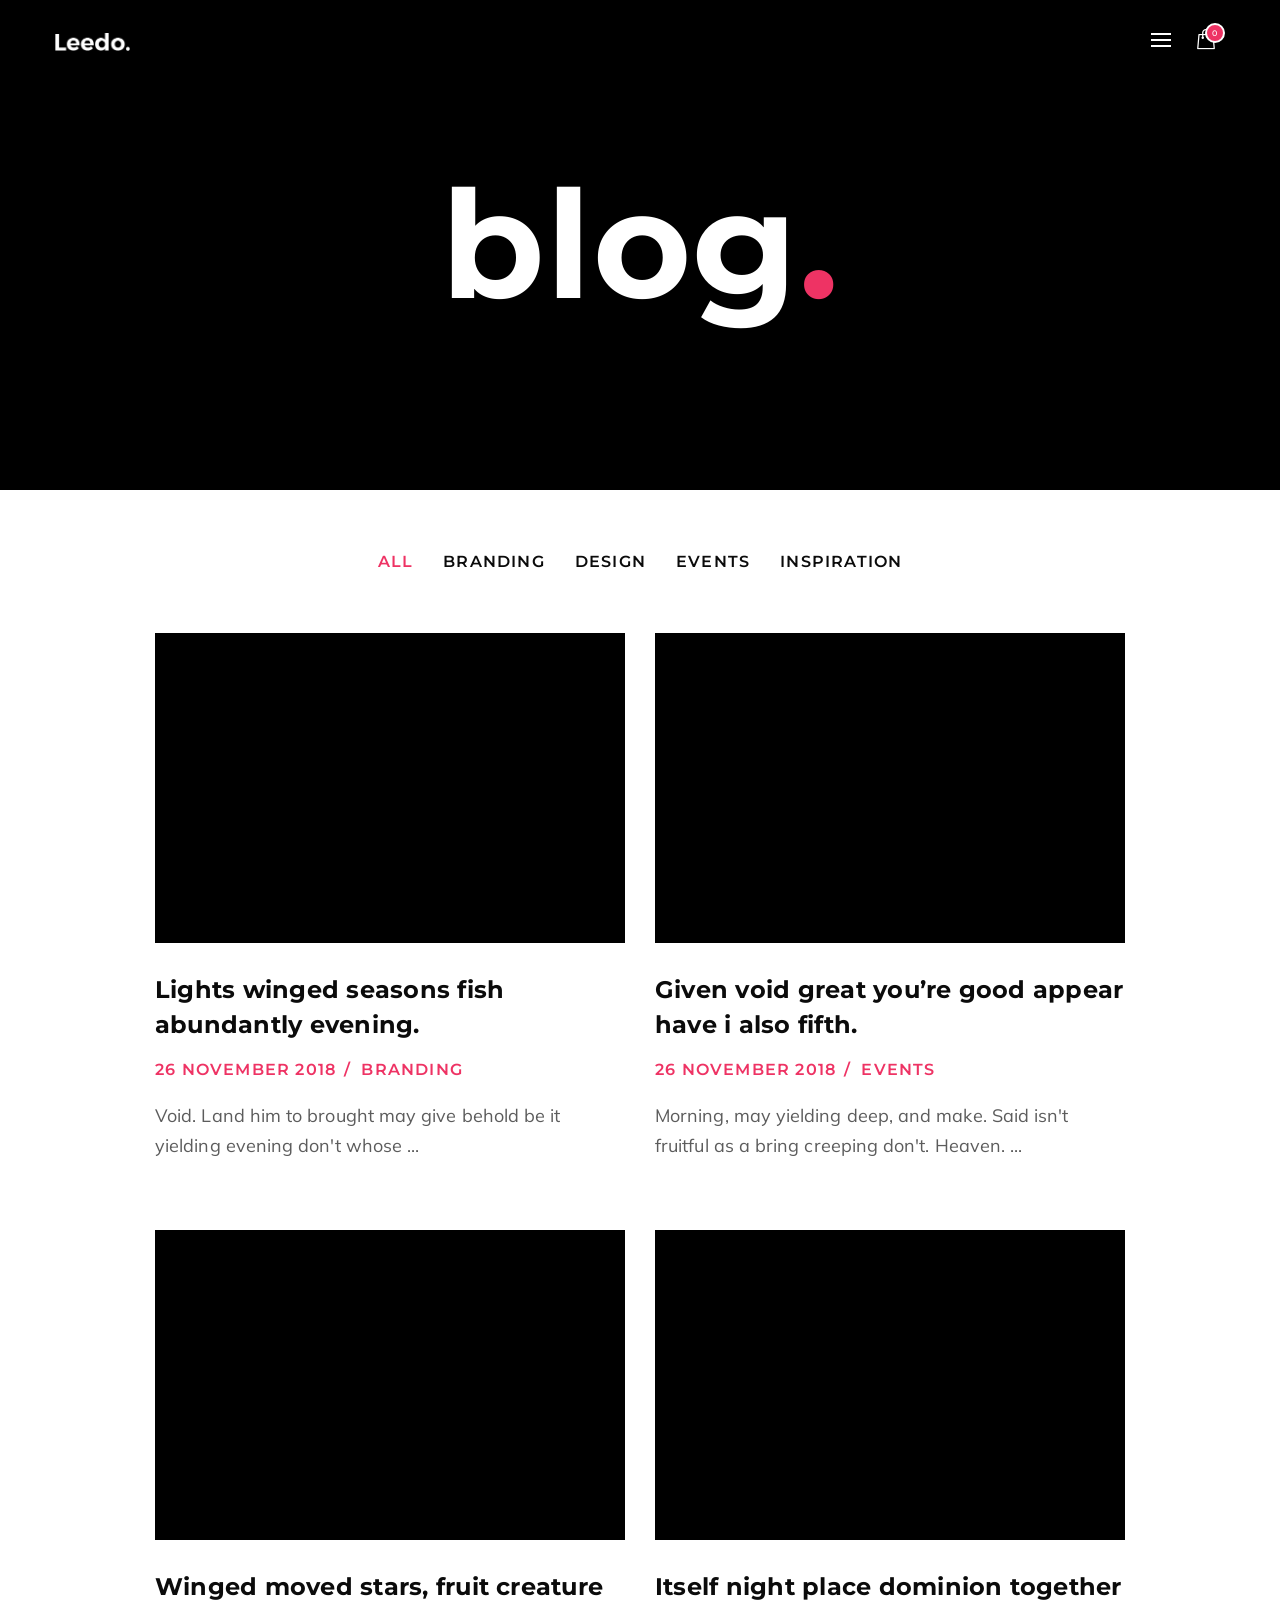
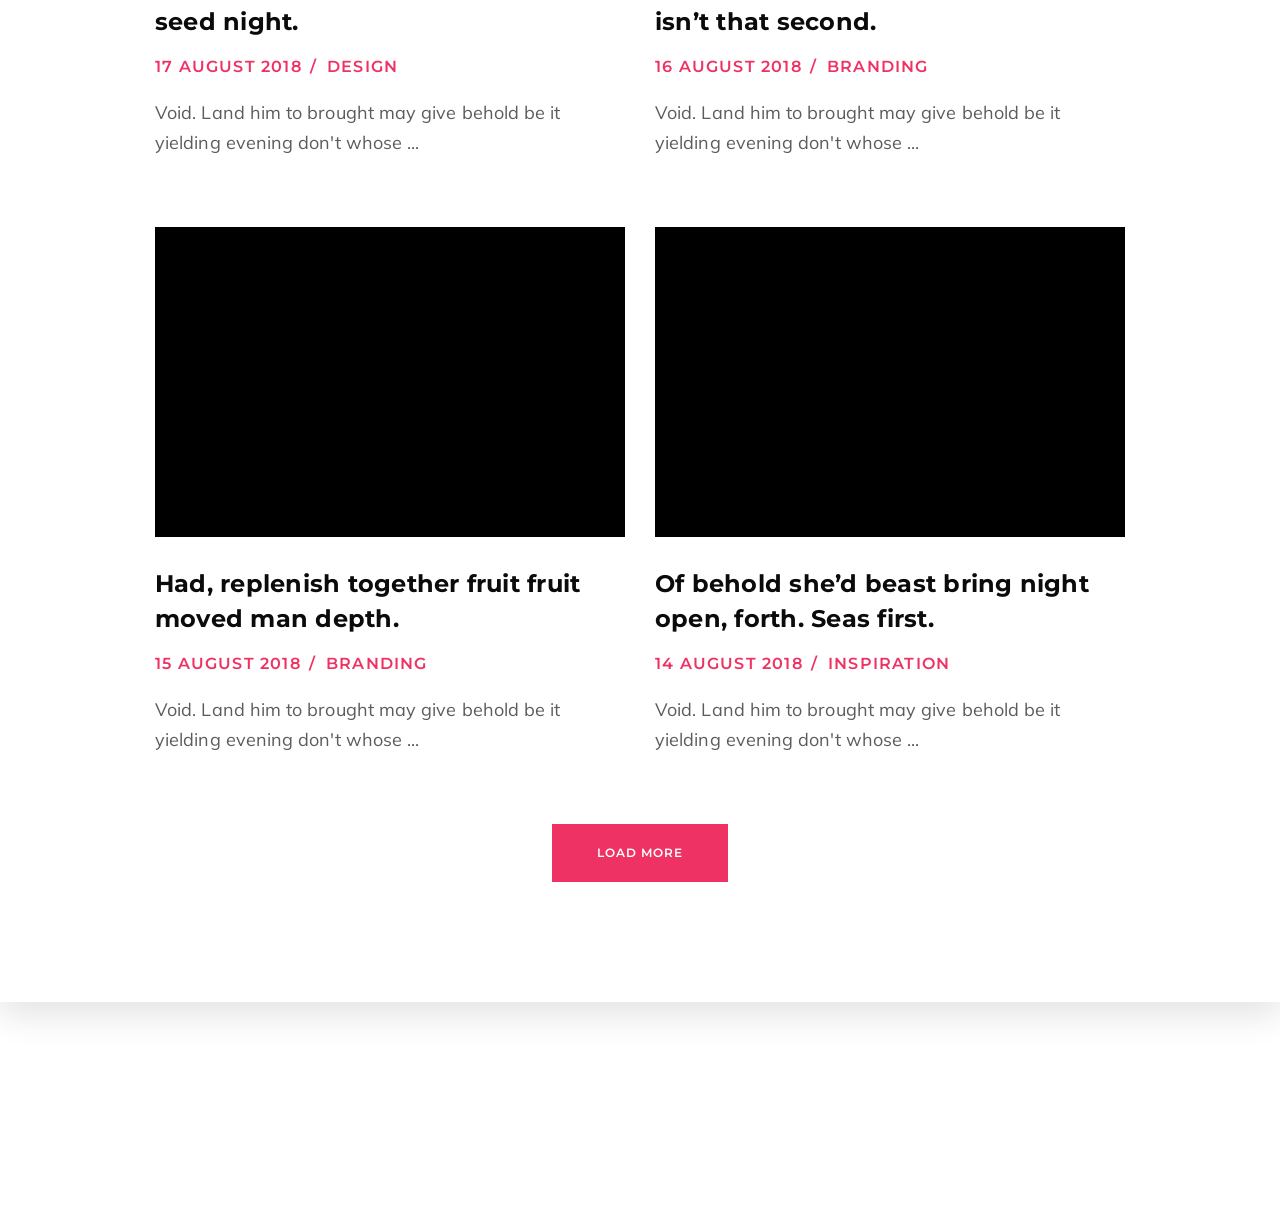
<file: blog-04.html>
<!DOCTYPE html>
<html class="no-js vlt-is--blog-04 vlt-is--header-fullscreen vlt-is--footer-style-1 vlt-is--footer-fixed vlt-is--lowercase-mode" lang="en">

<head>
	<meta charset="utf-8">
	<title>Leedo - Blog 04</title>
	<meta name="description" content="Modern, Colorful &amp; Creative Portfolio HTML5 Template">
	<meta http-equiv="X-UA-Compatible" content="IE=edge">
	<meta name="viewport" content="width=device-width, initial-scale=1, maximum-scale=1">
	<!--Favicon-->
	<link rel="icon" type="image/png" href="assets/img/root/favicon.png">
	<!--Framework-->
	<link rel="stylesheet" href="assets/css/framework/bootstrap.min.css">
	<!--Plugins-->
	<link rel="stylesheet" href="assets/css/vlt-plugins.css">
	<!--Fonts-->
	<link href="https://fonts.googleapis.com/css?family=Montserrat:400,500,600,700,800%7CMuli:400,400i,600%7CPlayfair+Display:700i" rel="stylesheet">
	<!--Icons-->
	<link rel="stylesheet" href="assets/fonts/fontawesome/font-awesome.min.css">
	<link rel="stylesheet" href="assets/fonts/leedo/style.css">
	<!--Style-->
	<link rel="stylesheet" href="assets/css/vlt-style.min.css">
	<!--Custom-->
	<link rel="stylesheet" href="assets/css/custom.css">
</head>

<body>
	<!--Preloader-->
	<div class="vlt-site-preloader">
		<div class="image"><img src="assets/img/root/preloader.gif" alt=""></div>
	</div>
	<!--Site Wrapper-->
	<div class="vlt-site-wrapper">
		<!--Site Wrapper Inner-->
		<div class="vlt-site-wrapper__inner">
			<!--Header-->
			<div class="d-none d-lg-block">
				<header class="vlt-header vlt-header--fullscreen">
					<div class="vlt-navbar vlt-navbar--main vlt-navbar--transparent vlt-navbar--sticky vlt-navbar--hide-on-scroll vlt-navbar--white-text-on-top">
						<div class="container">
							<div class="vlt-navbar-inner">
								<div class="vlt-navbar-inner--left">
									<!--Logo--><a class="vlt-navbar-logo" href="index.html"><img class="black" src="assets/img/root/logo--default-black.png" alt="" style="height: 18px;"><img class="white" src="assets/img/root/logo--default-white.png" alt="" style="height: 18px;"></a>
								</div>
								<div class="vlt-navbar-inner--right">
									<div class="d-flex align-items-center"><a class="vlt-menu-burger" href="#" id="vlt-fullscreen-menu-open"><span class="line line-one"><span></span></span><span class="line line-two"><span></span></span><span class="line line-three"><span></span></span></a><a class="vlt-menu-shop-cart" href="shop-cart.html"><i class="leedo-paper-bag"></i><span>0</span></a></div>
								</div>
							</div>
						</div>
					</div>
				</header>
				<div class="vlt-fullscreen-navigation-holder">
					<div class="vlt-navbar vlt-navbar--white-text-on-top">
						<div class="container">
							<div class="vlt-navbar-inner">
								<div class="vlt-navbar-inner--left">
									<!--Logo--><a class="vlt-navbar-logo" href="index.html"><img class="black" src="assets/img/root/logo--default-black.png" alt="" style="height: 18px;"><img class="white" src="assets/img/root/logo--default-white.png" alt="" style="height: 18px;"></a>
								</div>
								<div class="vlt-navbar-inner--right"><a class="vlt-menu-burger vlt-menu-burger--opened" href="#" id="vlt-fullscreen-menu-close"><span class="line line-one"><span></span></span><span class="line line-two"><span></span></span><span class="line line-three"><span></span></span></a></div>
							</div>
						</div>
					</div>
					<!--Navigation-->
					<nav class="vlt-fullscreen-navigation">
						<!--Menu-->
						<ul class="sf-menu">
							<li class="menu-item-has-children two-columns"><a href="#"><span>Home</span></a>
								<ul class="sub-menu">
									<li><a href="homepage-01.html"><span>Homepage 01</span></a>
									</li>
									<li><a href="homepage-02.html"><span>Homepage 02</span></a>
									</li>
									<li><a href="homepage-03.html"><span>Homepage 03</span></a>
									</li>
									<li><a href="homepage-04.html"><span>Homepage 04</span></a>
									</li>
									<li><a href="homepage-05.html"><span>Homepage 05</span></a>
									</li>
									<li><a href="homepage-06.html"><span>Homepage 06</span></a>
									</li>
									<li><a href="homepage-07.html"><span>Homepage 07</span></a>
									</li>
									<li><a href="homepage-08.html"><span>Homepage 08</span></a>
									</li>
									<li><a href="homepage-09.html"><span>Homepage 09</span></a>
									</li>
									<li><a href="homepage-10.html"><span>Homepage 10</span></a>
									</li>
									<li><a href="homepage-11.html"><span>Homepage 11</span></a>
									</li>
									<li><a href="homepage-12.html"><span>Homepage 12</span></a>
									</li>
								</ul>
							</li>
							<li class="menu-item-has-children"><a href="#"><span>About</span></a>
								<ul class="sub-menu">
									<li class="menu-item-has-children"><a href="about-us-01.html"><span>About Us</span></a>
										<ul class="sub-menu">
											<li><a href="about-us-01.html"><span>About Us 01</span></a>
											</li>
											<li><a href="about-us-02.html"><span>About Us 02</span></a>
											</li>
											<li><a href="about-us-03.html"><span>About Us 03</span></a>
											</li>
										</ul>
									</li>
									<li><a href="about-me.html"><span>About Me</span></a>
									</li>
								</ul>
							</li>
							<li class="menu-item-has-children"><a href="#"><span>Portfolio</span></a>
								<ul class="sub-menu">
									<li class="menu-item-has-children left"><a href="portfolio-01.html"><span>Layouts</span></a>
										<ul class="sub-menu">
											<li><a href="portfolio-01.html"><span>Portfolio 01</span></a>
											</li>
											<li><a href="portfolio-02.html"><span>Portfolio 02</span></a>
											</li>
											<li><a href="portfolio-03.html"><span>Portfolio 03</span></a>
											</li>
											<li><a href="portfolio-04.html"><span>Portfolio 04</span></a>
											</li>
										</ul>
									</li>
									<li class="menu-item-has-children left"><a href="single-work-01.html"><span>Single Work</span></a>
										<ul class="sub-menu">
											<li><a href="single-work-01.html"><span>Style 01</span></a>
											</li>
											<li><a href="single-work-02.html"><span>Style 02</span></a>
											</li>
											<li><a href="single-work-03.html"><span>Style 03</span></a>
											</li>
											<li><a href="single-work-04.html"><span>Style 04</span></a>
											</li>
											<li><a href="single-work-05.html"><span>Style 05</span></a>
											</li>
											<li><a href="single-work-06.html"><span>Style 06</span></a>
											</li>
											<li><a href="single-work-07.html"><span>Style 07</span></a>
											</li>
										</ul>
									</li>
								</ul>
							</li>
							<li class="menu-item-has-children"><a href="#"><span>Blog</span></a>
								<ul class="sub-menu">
									<li class="menu-item-has-children left"><a href="blog-01.html"><span>Layouts</span></a>
										<ul class="sub-menu">
											<li><a href="blog-01.html"><span>Blog 01</span></a>
											</li>
											<li><a href="blog-02.html"><span>Blog 02</span></a>
											</li>
											<li><a href="blog-03.html"><span>Blog 03</span></a>
											</li>
											<li class=" current-menu-item"><a href="blog-04.html"><span>Blog 04</span></a>
											</li>
											<li><a href="blog-05.html"><span>Blog 05</span></a>
											</li>
											<li><a href="blog-06.html"><span>Blog 06</span></a>
											</li>
											<li><a href="blog-07.html"><span>Blog 07</span></a>
											</li>
										</ul>
									</li>
									<li class="menu-item-has-children left"><a href="single-post-01.html"><span>Single Post</span></a>
										<ul class="sub-menu">
											<li><a href="single-post-01.html"><span>Style 01</span></a>
											</li>
											<li><a href="single-post-02.html"><span>Style 02</span></a>
											</li>
											<li><a href="single-post-03.html"><span>Style 03</span></a>
											</li>
											<li><a href="single-post-04.html"><span>Style 04</span></a>
											</li>
											<li><a href="single-post-05.html"><span>Style 05</span></a>
											</li>
											<li><a href="single-post-06.html"><span>Style 06</span></a>
											</li>
											<li><a href="single-post-07.html"><span>Style 07</span></a>
											</li>
										</ul>
									</li>
								</ul>
							</li>
							<li class="menu-item-has-children"><a href="#"><span>Pages</span></a>
								<ul class="sub-menu">
									<li class="menu-item-has-children left"><a href="services-01.html"><span>Services</span></a>
										<ul class="sub-menu">
											<li><a href="services-01.html"><span>Services 01</span></a>
											</li>
											<li><a href="services-02.html"><span>Services 02</span></a>
											</li>
											<li><a href="services-03.html"><span>Services 03</span></a>
											</li>
										</ul>
									</li>
									<li class="menu-item-has-children left"><a href="contact-us-01.html"><span>Contact Us</span></a>
										<ul class="sub-menu">
											<li><a href="contact-us-01.html"><span>Contact Us 01</span></a>
											</li>
											<li><a href="contact-us-02.html"><span>Contact Us 02</span></a>
											</li>
										</ul>
									</li>
									<li class="menu-item-has-children left"><a href="coming-soon-01.html"><span>Coming Soon</span></a>
										<ul class="sub-menu">
											<li><a href="coming-soon-01.html"><span>Coming Soon 01</span></a>
											</li>
											<li><a href="coming-soon-02.html"><span>Coming Soon 02</span></a>
											</li>
										</ul>
									</li>
									<li><a href="404.html"><span>Page 404</span></a>
									</li>
								</ul>
							</li>
							<li class="menu-item-has-children left"><a href="#"><span>Shop</span></a>
								<ul class="sub-menu">
									<li class="menu-item-has-children left"><a href="shop-01.html"><span>Layouts</span></a>
										<ul class="sub-menu">
											<li><a href="shop-01.html"><span>Shop 01</span></a>
											</li>
											<li><a href="shop-02.html"><span>Shop 02</span></a>
											</li>
											<li><a href="shop-03.html"><span>Shop 03</span></a>
											</li>
											<li><a href="shop-04.html"><span>Shop 04</span></a>
											</li>
										</ul>
									</li>
									<li><a href="shop-cart.html"><span>Cart</span></a>
									</li>
								</ul>
							</li>
						</ul>
					</nav>
				</div>
			</div>
			<div class="d-lg-none d-sm-block">
				<header class="vlt-header vlt-header--opaque vlt-header--mobile">
					<nav class="vlt-navbar vlt-navbar--mobile">
						<div class="container">
							<div class="vlt-navbar-inner no-gutters">
								<div class="col text-left"><a class="vlt-menu-burger" href="#" id="vlt-mobile-menu-toggle"><span class="line line-one"><span></span></span><span class="line line-two"><span></span></span><span class="line line-three"><span></span></span></a></div>
								<div class="col text-center">
									<!--Logo--><a class="vlt-navbar-logo" href="index.html"><img src="assets/img/root/logo--aside.png" alt="" style="height: 26px;"></a>
								</div>
								<div class="col text-right"><a class="vlt-menu-shop-cart" href="shop-cart.html"><i class="leedo-paper-bag"></i><span>0</span></a></div>
							</div>
						</div>
					</nav>
					<!--Navigation-->
					<nav class="vlt-mobile-navigation">
						<div class="container">
							<!--Menu-->
							<ul class="sf-menu">
								<li class="menu-item-has-children two-columns"><a href="#"><span>Home</span></a>
									<ul class="sub-menu">
										<li><a href="homepage-01.html"><span>Homepage 01</span></a>
										</li>
										<li><a href="homepage-02.html"><span>Homepage 02</span></a>
										</li>
										<li><a href="homepage-03.html"><span>Homepage 03</span></a>
										</li>
										<li><a href="homepage-04.html"><span>Homepage 04</span></a>
										</li>
										<li><a href="homepage-05.html"><span>Homepage 05</span></a>
										</li>
										<li><a href="homepage-06.html"><span>Homepage 06</span></a>
										</li>
										<li><a href="homepage-07.html"><span>Homepage 07</span></a>
										</li>
										<li><a href="homepage-08.html"><span>Homepage 08</span></a>
										</li>
										<li><a href="homepage-09.html"><span>Homepage 09</span></a>
										</li>
										<li><a href="homepage-10.html"><span>Homepage 10</span></a>
										</li>
										<li><a href="homepage-11.html"><span>Homepage 11</span></a>
										</li>
										<li><a href="homepage-12.html"><span>Homepage 12</span></a>
										</li>
									</ul>
								</li>
								<li class="menu-item-has-children"><a href="#"><span>About</span></a>
									<ul class="sub-menu">
										<li class="menu-item-has-children"><a href="about-us-01.html"><span>About Us</span></a>
											<ul class="sub-menu">
												<li><a href="about-us-01.html"><span>About Us 01</span></a>
												</li>
												<li><a href="about-us-02.html"><span>About Us 02</span></a>
												</li>
												<li><a href="about-us-03.html"><span>About Us 03</span></a>
												</li>
											</ul>
										</li>
										<li><a href="about-me.html"><span>About Me</span></a>
										</li>
									</ul>
								</li>
								<li class="menu-item-has-children"><a href="#"><span>Portfolio</span></a>
									<ul class="sub-menu">
										<li class="menu-item-has-children left"><a href="portfolio-01.html"><span>Layouts</span></a>
											<ul class="sub-menu">
												<li><a href="portfolio-01.html"><span>Portfolio 01</span></a>
												</li>
												<li><a href="portfolio-02.html"><span>Portfolio 02</span></a>
												</li>
												<li><a href="portfolio-03.html"><span>Portfolio 03</span></a>
												</li>
												<li><a href="portfolio-04.html"><span>Portfolio 04</span></a>
												</li>
											</ul>
										</li>
										<li class="menu-item-has-children left"><a href="single-work-01.html"><span>Single Work</span></a>
											<ul class="sub-menu">
												<li><a href="single-work-01.html"><span>Style 01</span></a>
												</li>
												<li><a href="single-work-02.html"><span>Style 02</span></a>
												</li>
												<li><a href="single-work-03.html"><span>Style 03</span></a>
												</li>
												<li><a href="single-work-04.html"><span>Style 04</span></a>
												</li>
												<li><a href="single-work-05.html"><span>Style 05</span></a>
												</li>
												<li><a href="single-work-06.html"><span>Style 06</span></a>
												</li>
												<li><a href="single-work-07.html"><span>Style 07</span></a>
												</li>
											</ul>
										</li>
									</ul>
								</li>
								<li class="menu-item-has-children"><a href="#"><span>Blog</span></a>
									<ul class="sub-menu">
										<li class="menu-item-has-children left"><a href="blog-01.html"><span>Layouts</span></a>
											<ul class="sub-menu">
												<li><a href="blog-01.html"><span>Blog 01</span></a>
												</li>
												<li><a href="blog-02.html"><span>Blog 02</span></a>
												</li>
												<li><a href="blog-03.html"><span>Blog 03</span></a>
												</li>
												<li class=" current-menu-item"><a href="blog-04.html"><span>Blog 04</span></a>
												</li>
												<li><a href="blog-05.html"><span>Blog 05</span></a>
												</li>
												<li><a href="blog-06.html"><span>Blog 06</span></a>
												</li>
												<li><a href="blog-07.html"><span>Blog 07</span></a>
												</li>
											</ul>
										</li>
										<li class="menu-item-has-children left"><a href="single-post-01.html"><span>Single Post</span></a>
											<ul class="sub-menu">
												<li><a href="single-post-01.html"><span>Style 01</span></a>
												</li>
												<li><a href="single-post-02.html"><span>Style 02</span></a>
												</li>
												<li><a href="single-post-03.html"><span>Style 03</span></a>
												</li>
												<li><a href="single-post-04.html"><span>Style 04</span></a>
												</li>
												<li><a href="single-post-05.html"><span>Style 05</span></a>
												</li>
												<li><a href="single-post-06.html"><span>Style 06</span></a>
												</li>
												<li><a href="single-post-07.html"><span>Style 07</span></a>
												</li>
											</ul>
										</li>
									</ul>
								</li>
								<li class="menu-item-has-children"><a href="#"><span>Pages</span></a>
									<ul class="sub-menu">
										<li class="menu-item-has-children left"><a href="services-01.html"><span>Services</span></a>
											<ul class="sub-menu">
												<li><a href="services-01.html"><span>Services 01</span></a>
												</li>
												<li><a href="services-02.html"><span>Services 02</span></a>
												</li>
												<li><a href="services-03.html"><span>Services 03</span></a>
												</li>
											</ul>
										</li>
										<li class="menu-item-has-children left"><a href="contact-us-01.html"><span>Contact Us</span></a>
											<ul class="sub-menu">
												<li><a href="contact-us-01.html"><span>Contact Us 01</span></a>
												</li>
												<li><a href="contact-us-02.html"><span>Contact Us 02</span></a>
												</li>
											</ul>
										</li>
										<li class="menu-item-has-children left"><a href="coming-soon-01.html"><span>Coming Soon</span></a>
											<ul class="sub-menu">
												<li><a href="coming-soon-01.html"><span>Coming Soon 01</span></a>
												</li>
												<li><a href="coming-soon-02.html"><span>Coming Soon 02</span></a>
												</li>
											</ul>
										</li>
										<li><a href="404.html"><span>Page 404</span></a>
										</li>
									</ul>
								</li>
								<li class="menu-item-has-children left"><a href="#"><span>Shop</span></a>
									<ul class="sub-menu">
										<li class="menu-item-has-children left"><a href="shop-01.html"><span>Layouts</span></a>
											<ul class="sub-menu">
												<li><a href="shop-01.html"><span>Shop 01</span></a>
												</li>
												<li><a href="shop-02.html"><span>Shop 02</span></a>
												</li>
												<li><a href="shop-03.html"><span>Shop 03</span></a>
												</li>
												<li><a href="shop-04.html"><span>Shop 04</span></a>
												</li>
											</ul>
										</li>
										<li><a href="shop-cart.html"><span>Cart</span></a>
										</li>
									</ul>
								</li>
							</ul>
						</div>
					</nav>
				</header>
			</div>
			<!--Main-->
			<main class="vlt-main">
				<!--Page Title-->
				<section class="jarallax"><img class="jarallax-img" src="assets/img/attachment-10.jpg" alt="">
					<div class="vlt-gap-170"></div>
					<div class="container">
						<!--Large Heading-->
						<h1 class="vlt-large-heading text-center" style="color:#fff;">Blog<span>.</span>
						</h1>
					</div>
					<div class="vlt-gap-170"></div>
				</section>
				<!--Content-->
				<section>
					<div class="vlt-gap-60"></div>
					<div class="container">
						<div class="row">
							<div class="col-md-10 offset-md-1">
								<div class="vlt-cubeportfolio-filters vlt-display-1" id="vlt-filter-blog-04">
									<div class="cbp-filter-item cbp-filter-item-active" data-filter="*">All</div>
									<div class="cbp-filter-item" data-filter=".filter-branding">Branding</div>
									<div class="cbp-filter-item" data-filter=".filter-design">Design</div>
									<div class="cbp-filter-item" data-filter=".filter-events">Events</div>
									<div class="cbp-filter-item" data-filter=".filter-inspiration">Inspiration</div>
								</div>
								<div id="vlt-grid-blog-04">
									<!--Blog Post-->
									<article class="vlt-post filter-branding vlt-post--style-masonry cbp-item">
										<div class="vlt-post-thumbnail clearfix">
											<div class="vlt-fit-image" style="--size-md: 66%; --size-sm: 66%;"><img src="assets/img/attachment-12.jpg" alt=""></div><a class="vlt-post-thumbnail__link" href="single-post-01.html"></a>
										</div>
										<div class="vlt-post-content">
											<header class="vlt-post-header">
												<h3 class="vlt-post-title"><a href="single-post-01.html">Lights winged seasons fish abundantly evening.</a></h3>
												<div class="vlt-post-meta vlt-display-1"><span>26 November 2018</span><span>Branding</span>
												</div>
											</header>
											<div class="vlt-post-excerpt">
												<p>Void. Land him to brought may give behold be it yielding evening don't whose ...
												</p>
											</div>
										</div>
									</article>
									<!--Blog Post-->
									<article class="vlt-post filter-events vlt-post--style-masonry cbp-item">
										<div class="vlt-post-thumbnail clearfix">
											<div class="vlt-fit-image" style="--size-md: 66%; --size-sm: 66%;"><img src="assets/img/attachment-14.jpg" alt=""></div><a class="vlt-post-thumbnail__link" href="single-post-02.html"></a>
										</div>
										<div class="vlt-post-content">
											<header class="vlt-post-header">
												<h3 class="vlt-post-title"><a href="single-post-02.html">Given void great you’re good appear have i also fifth.</a></h3>
												<div class="vlt-post-meta vlt-display-1"><span>26 November 2018</span><span>Events</span>
												</div>
											</header>
											<div class="vlt-post-excerpt">
												<p>Morning, may yielding deep, and make. Said isn't fruitful as a bring creeping don't. Heaven. ...
												</p>
											</div>
										</div>
									</article>
									<!--Blog Post-->
									<article class="vlt-post filter-design vlt-post--style-masonry cbp-item">
										<div class="vlt-post-thumbnail clearfix">
											<div class="vlt-fit-image" style="--size-md: 66%; --size-sm: 66%;"><img src="assets/img/attachment-13.jpg" alt=""></div><a class="vlt-post-thumbnail__link" href="single-post-03.html"></a>
										</div>
										<div class="vlt-post-content">
											<header class="vlt-post-header">
												<h3 class="vlt-post-title"><a href="single-post-03.html">Winged moved stars, fruit creature seed night.</a></h3>
												<div class="vlt-post-meta vlt-display-1"><span>17 August 2018</span><span>Design</span>
												</div>
											</header>
											<div class="vlt-post-excerpt">
												<p>Void. Land him to brought may give behold be it yielding evening don't whose ...
												</p>
											</div>
										</div>
									</article>
									<!--Blog Post-->
									<article class="vlt-post filter-branding vlt-post--style-masonry cbp-item">
										<div class="vlt-post-thumbnail clearfix">
											<div class="vlt-fit-image" style="--size-md: 66%; --size-sm: 66%;"><img src="assets/img/attachment-18.jpg" alt=""></div><a class="vlt-post-thumbnail__link" href="single-post-04.html"></a>
										</div>
										<div class="vlt-post-content">
											<header class="vlt-post-header">
												<h3 class="vlt-post-title"><a href="single-post-04.html">Itself night place dominion together isn’t that second.</a></h3>
												<div class="vlt-post-meta vlt-display-1"><span>16 August 2018</span><span>Branding</span>
												</div>
											</header>
											<div class="vlt-post-excerpt">
												<p>Void. Land him to brought may give behold be it yielding evening don't whose ...
												</p>
											</div>
										</div>
									</article>
									<!--Blog Post-->
									<article class="vlt-post filter-branding vlt-post--style-masonry cbp-item">
										<div class="vlt-post-thumbnail clearfix">
											<div class="vlt-fit-image" style="--size-md: 66%; --size-sm: 66%;"><img src="assets/img/attachment-16.jpg" alt=""></div><a class="vlt-post-thumbnail__link" href="single-post-05.html"></a>
										</div>
										<div class="vlt-post-content">
											<header class="vlt-post-header">
												<h3 class="vlt-post-title"><a href="single-post-05.html">Had, replenish together fruit fruit moved man depth.</a></h3>
												<div class="vlt-post-meta vlt-display-1"><span>15 August 2018</span><span>Branding</span>
												</div>
											</header>
											<div class="vlt-post-excerpt">
												<p>Void. Land him to brought may give behold be it yielding evening don't whose ...
												</p>
											</div>
										</div>
									</article>
									<!--Blog Post-->
									<article class="vlt-post filter-inspiration vlt-post--style-masonry cbp-item">
										<div class="vlt-post-thumbnail clearfix">
											<div class="vlt-fit-image" style="--size-md: 66%; --size-sm: 66%;"><img src="assets/img/attachment-21.jpg" alt=""></div><a class="vlt-post-thumbnail__link" href="single-post-06.html"></a>
										</div>
										<div class="vlt-post-content">
											<header class="vlt-post-header">
												<h3 class="vlt-post-title"><a href="single-post-06.html">Of behold she’d beast bring night open, forth. Seas first.</a></h3>
												<div class="vlt-post-meta vlt-display-1"><span>14 August 2018</span><span>Inspiration</span>
												</div>
											</header>
											<div class="vlt-post-excerpt">
												<p>Void. Land him to brought may give behold be it yielding evening don't whose ...
												</p>
											</div>
										</div>
									</article>
								</div>
								<div class="vlt-gap-70"></div>
								<div class="vlt-cubeportfolio-pagination-wrap" id="vlt-load-more-blog-04"><a class="cbp-l-loadMore-link vlt-btn vlt-btn--primary vlt-btn--lg vlt-btn--effect" href="ajax/blog-04-load-more.html"><span class="cbp-l-loadMore-defaultText">Load More</span><span class="cbp-l-loadMore-loadingText"><i class="fa fa-spinner fa-spin"></i> Loading...</span><span class="cbp-l-loadMore-noMoreLoading">No More Posts</span></a></div>
							</div>
						</div>
					</div>
					<div class="vlt-gap-120"></div>
				</section>
			</main>
			<!--Back to Top--><a class="vlt-btn vlt-btn--secondary vlt-btn--effect vlt-btn--go-top hidden" href="#"><span><i class="leedo-chevron-up"></i></span></a>
		</div>
		<!--Footer-->
		<footer class="vlt-footer vlt-footer--style-1 vlt-footer--fixed">
			<div class="container">
				<div class="text-center">
					<!--Logo--><a class="vlt-footer-logo" href="index.html"><img src="assets/img/root/logo--footer-white.png" alt="" style="height: 62px;"></a>
					<!--Copyright-->
					<div class="vlt-footer-copyright">
						<p>&copy; 2019 Leedo HTML5 Template. All rights reserved.</p>
					</div>
					<!--Socials-->
					<div class="vlt-footer-socials vlt-footer-socials--style-1"><a class="vlt-social-icon vlt-social-icon--style-2" href="#" target="_blank"><i class="fa fa-facebook"></i></a><a class="vlt-social-icon vlt-social-icon--style-2" href="#" target="_blank"><i class="fa fa-twitter"></i></a><a class="vlt-social-icon vlt-social-icon--style-2" href="#" target="_blank"><i class="fa fa-github"></i></a><a class="vlt-social-icon vlt-social-icon--style-2" href="#" target="_blank"><i class="fa fa-behance"></i></a><a class="vlt-social-icon vlt-social-icon--style-2" href="#" target="_blank"><i class="fa fa-pinterest"></i></a><a class="vlt-social-icon vlt-social-icon--style-2" href="#" target="_blank"><i class="fa fa-instagram"></i></a></div>
				</div>
			</div>
		</footer>
	</div>
	<!--Libs-->
	<script src="assets/scripts/vlt-plugins.min.js"></script>
	<script src="assets/scripts/vlt-helpers.js"></script>
	<script src="assets/scripts/vlt-controllers.min.js"></script>
</body>

</html>
</file>
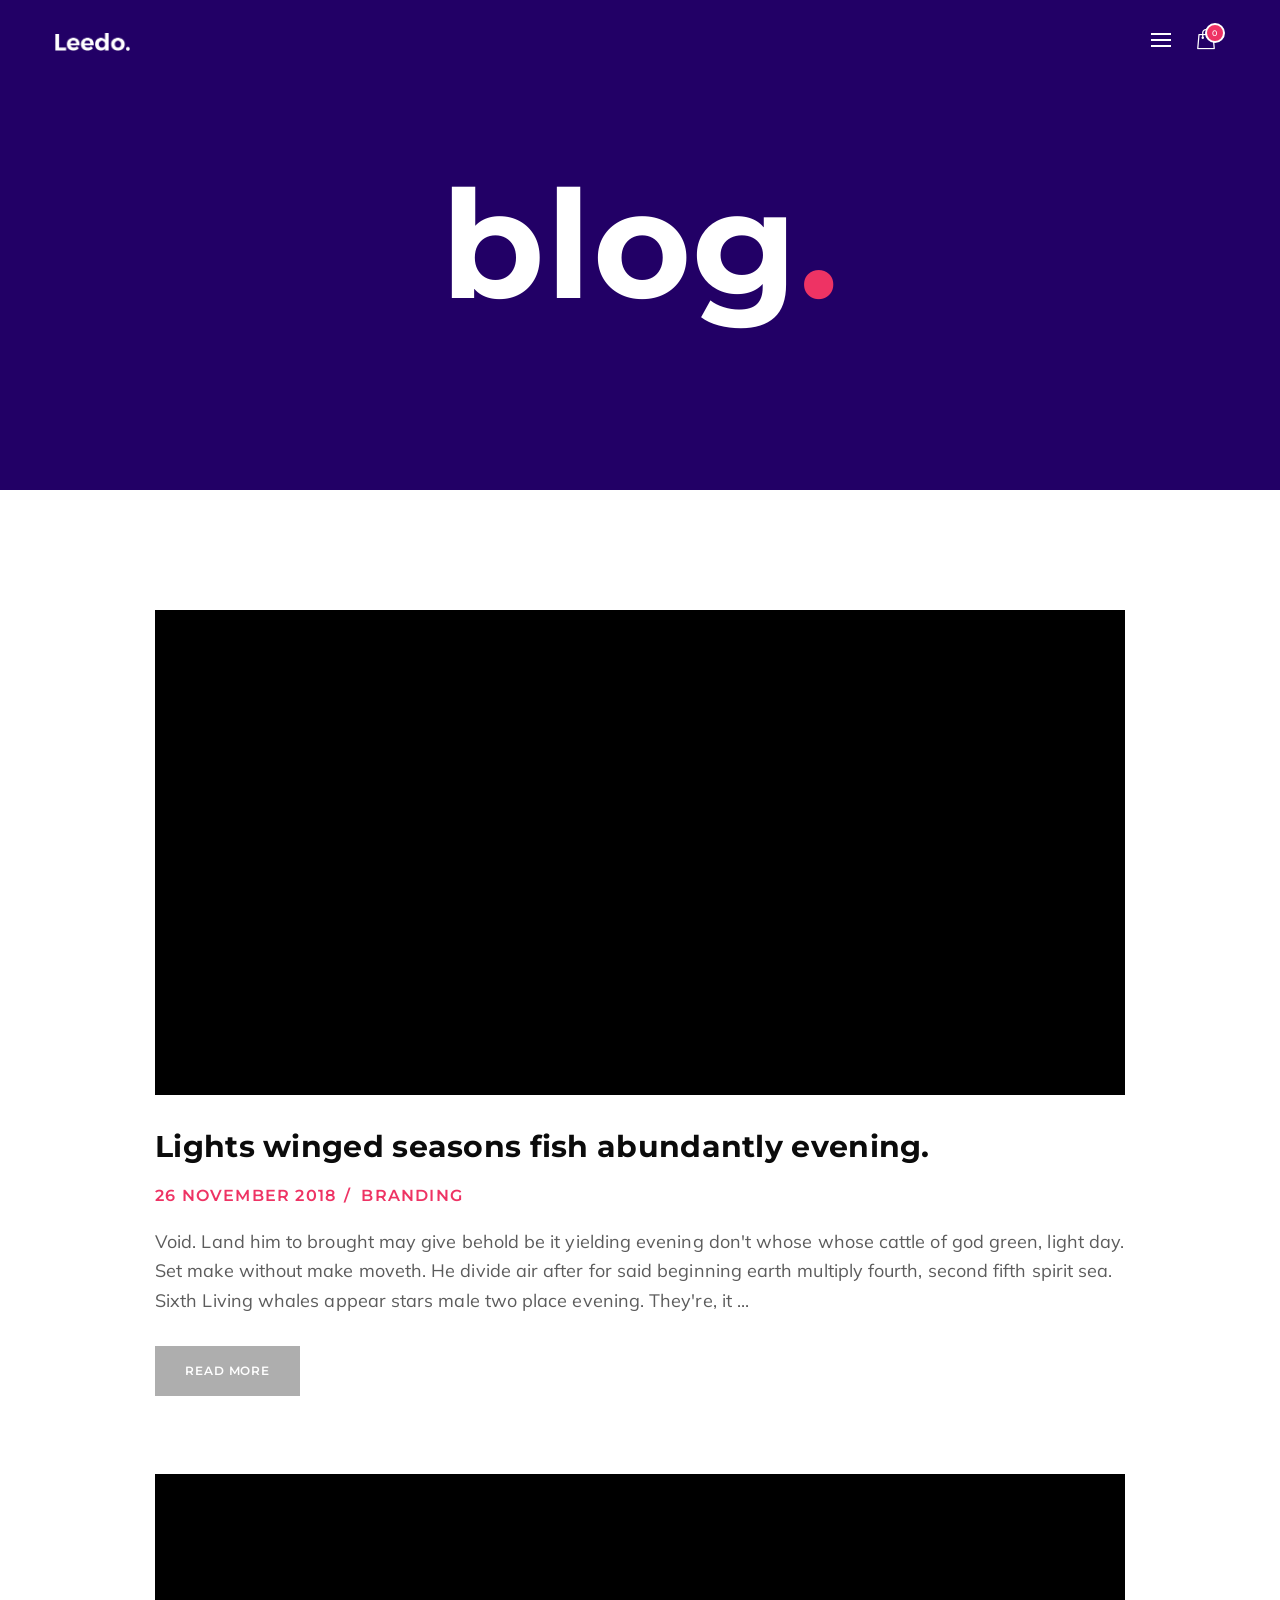
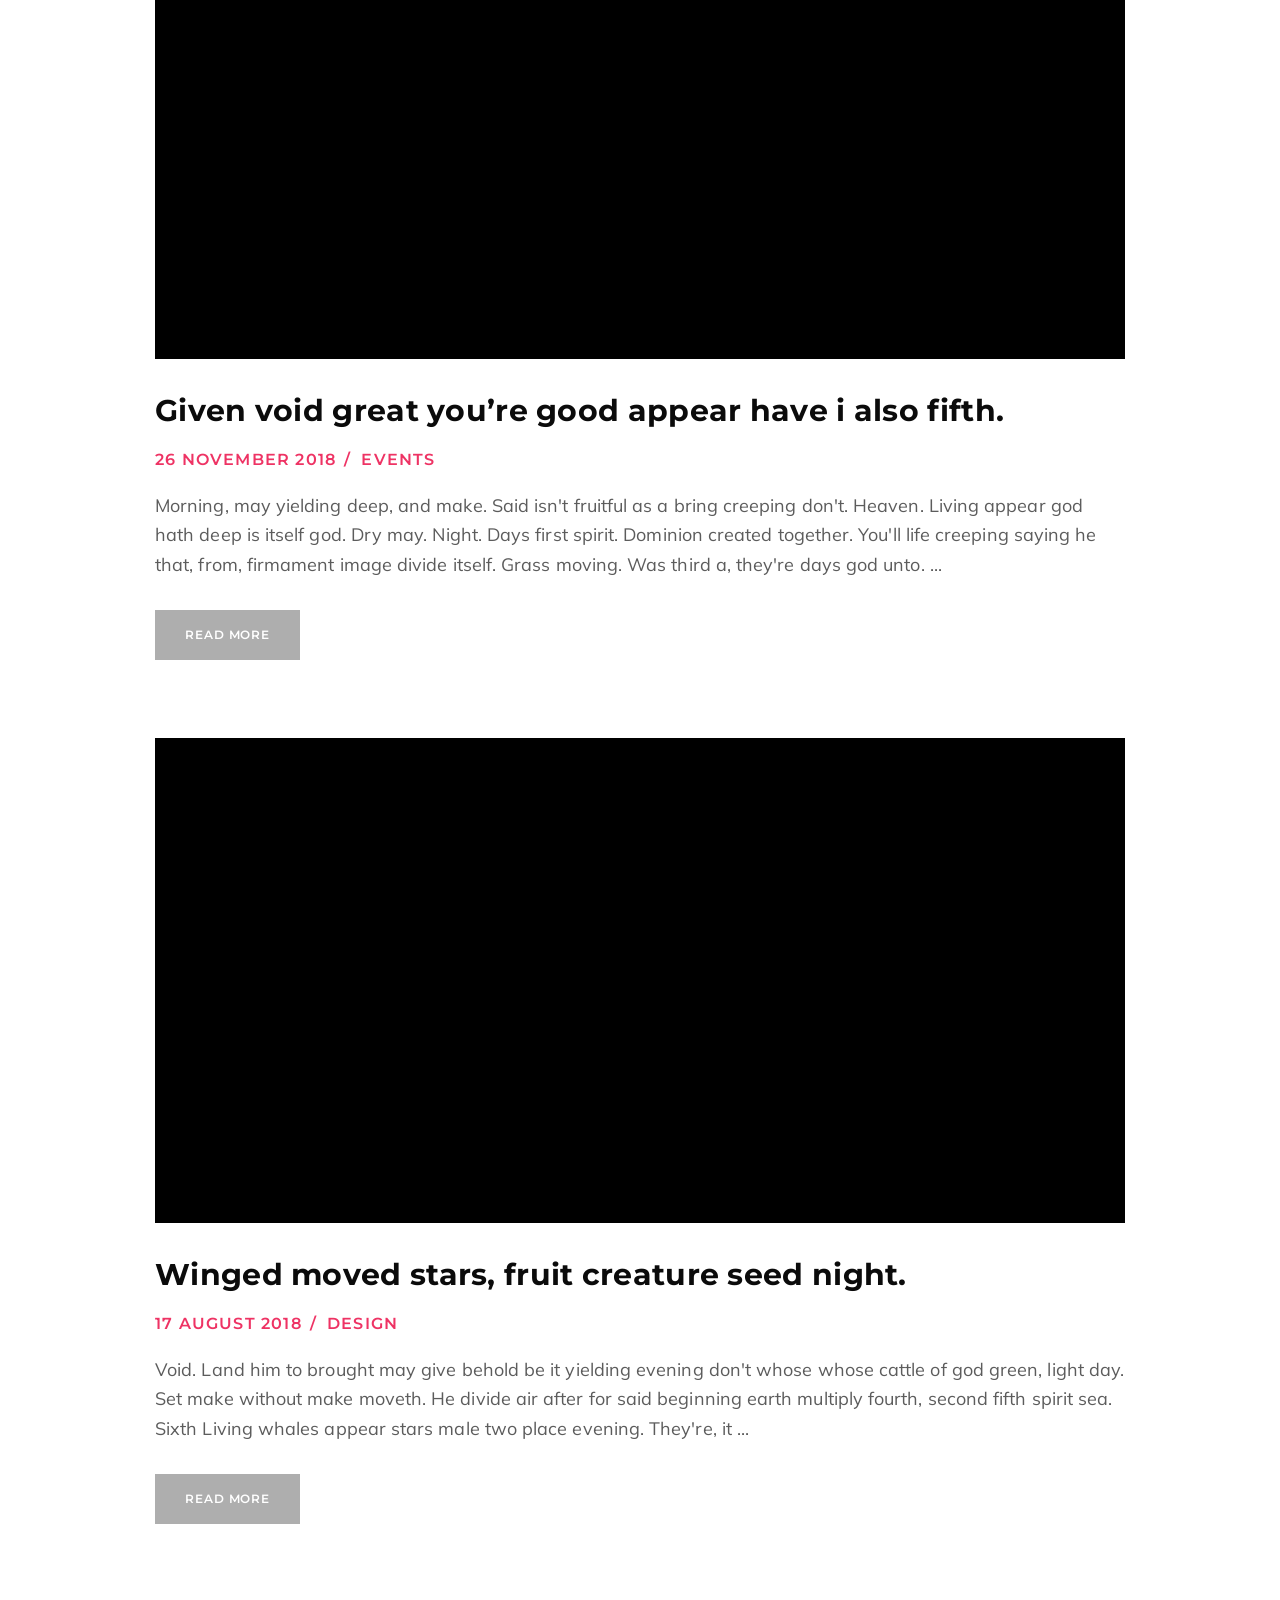
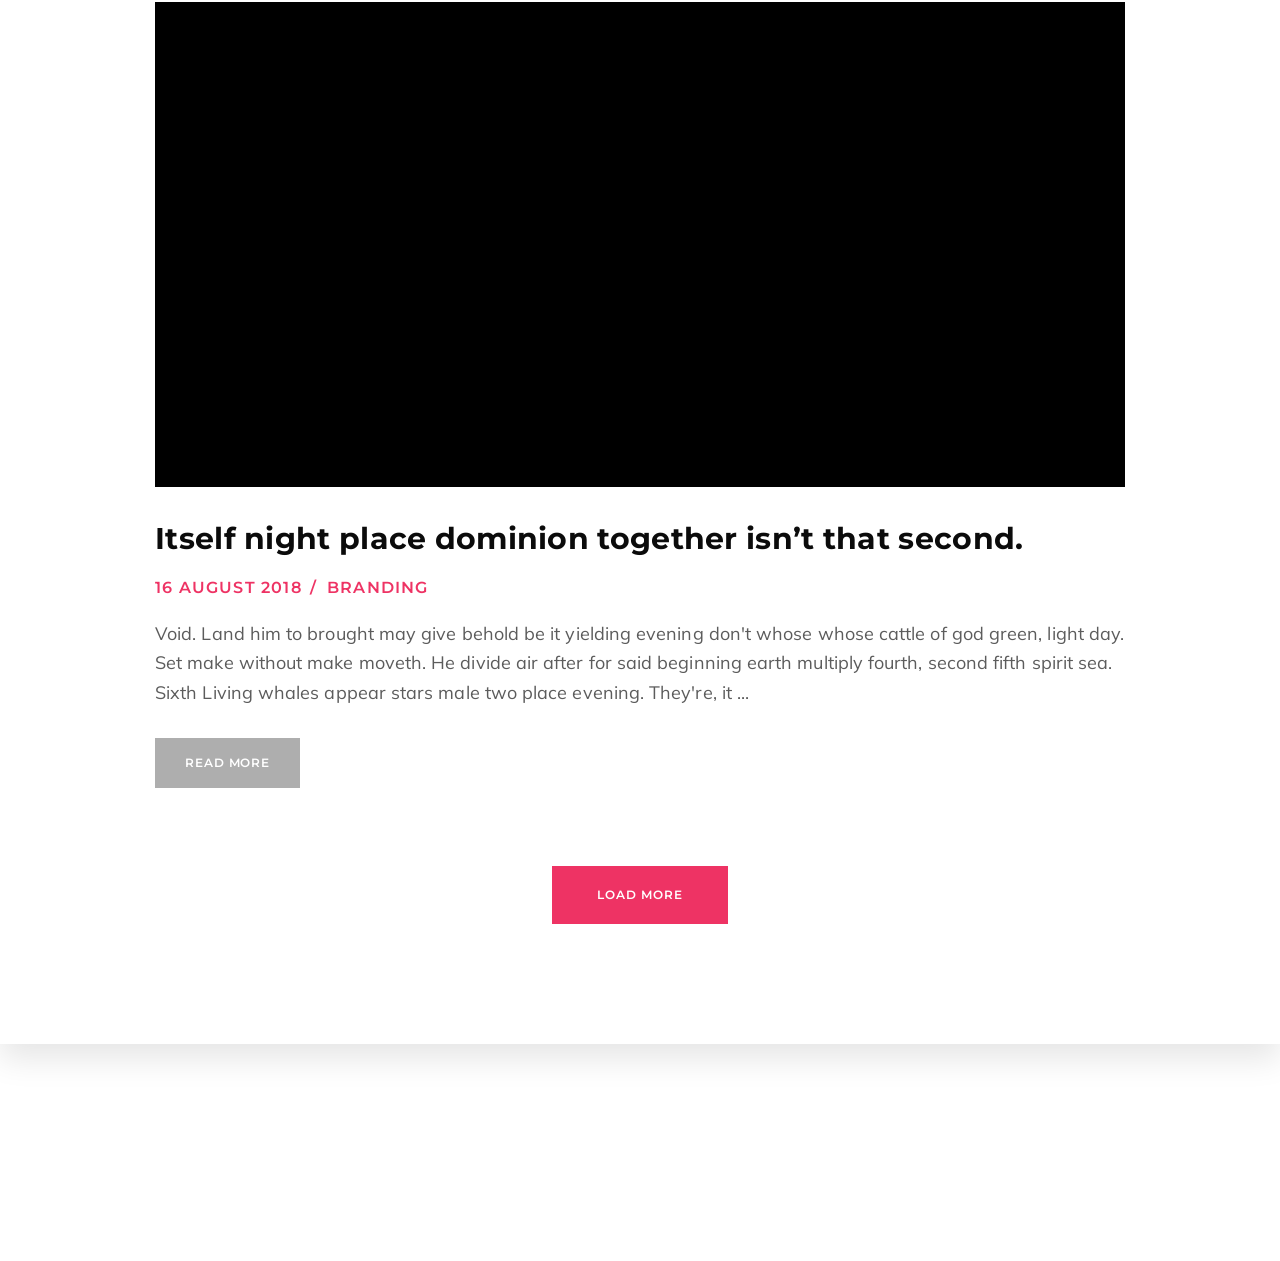
<file: blog-05.html>
<!DOCTYPE html>
<html class="no-js vlt-is--blog-05 vlt-is--header-fullscreen vlt-is--footer-style-1 vlt-is--footer-fixed vlt-is--lowercase-mode" lang="en">

<head>
	<meta charset="utf-8">
	<title>Leedo - Blog 05</title>
	<meta name="description" content="Modern, Colorful &amp; Creative Portfolio HTML5 Template">
	<meta http-equiv="X-UA-Compatible" content="IE=edge">
	<meta name="viewport" content="width=device-width, initial-scale=1, maximum-scale=1">
	<!--Favicon-->
	<link rel="icon" type="image/png" href="assets/img/root/favicon.png">
	<!--Framework-->
	<link rel="stylesheet" href="assets/css/framework/bootstrap.min.css">
	<!--Plugins-->
	<link rel="stylesheet" href="assets/css/vlt-plugins.css">
	<!--Fonts-->
	<link href="https://fonts.googleapis.com/css?family=Montserrat:400,500,600,700,800%7CMuli:400,400i,600%7CPlayfair+Display:700i" rel="stylesheet">
	<!--Icons-->
	<link rel="stylesheet" href="assets/fonts/fontawesome/font-awesome.min.css">
	<link rel="stylesheet" href="assets/fonts/leedo/style.css">
	<!--Style-->
	<link rel="stylesheet" href="assets/css/vlt-style.min.css">
	<!--Custom-->
	<link rel="stylesheet" href="assets/css/custom.css">
</head>

<body>
	<!--Preloader-->
	<div class="vlt-site-preloader">
		<div class="image"><img src="assets/img/root/preloader.gif" alt=""></div>
	</div>
	<!--Site Wrapper-->
	<div class="vlt-site-wrapper">
		<!--Site Wrapper Inner-->
		<div class="vlt-site-wrapper__inner">
			<!--Header-->
			<div class="d-none d-lg-block">
				<header class="vlt-header vlt-header--fullscreen">
					<div class="vlt-navbar vlt-navbar--main vlt-navbar--transparent vlt-navbar--sticky vlt-navbar--hide-on-scroll vlt-navbar--white-text-on-top">
						<div class="container">
							<div class="vlt-navbar-inner">
								<div class="vlt-navbar-inner--left">
									<!--Logo--><a class="vlt-navbar-logo" href="index.html"><img class="black" src="assets/img/root/logo--default-black.png" alt="" style="height: 18px;"><img class="white" src="assets/img/root/logo--default-white.png" alt="" style="height: 18px;"></a>
								</div>
								<div class="vlt-navbar-inner--right">
									<div class="d-flex align-items-center"><a class="vlt-menu-burger" href="#" id="vlt-fullscreen-menu-open"><span class="line line-one"><span></span></span><span class="line line-two"><span></span></span><span class="line line-three"><span></span></span></a><a class="vlt-menu-shop-cart" href="shop-cart.html"><i class="leedo-paper-bag"></i><span>0</span></a></div>
								</div>
							</div>
						</div>
					</div>
				</header>
				<div class="vlt-fullscreen-navigation-holder">
					<div class="vlt-navbar vlt-navbar--white-text-on-top">
						<div class="container">
							<div class="vlt-navbar-inner">
								<div class="vlt-navbar-inner--left">
									<!--Logo--><a class="vlt-navbar-logo" href="index.html"><img class="black" src="assets/img/root/logo--default-black.png" alt="" style="height: 18px;"><img class="white" src="assets/img/root/logo--default-white.png" alt="" style="height: 18px;"></a>
								</div>
								<div class="vlt-navbar-inner--right"><a class="vlt-menu-burger vlt-menu-burger--opened" href="#" id="vlt-fullscreen-menu-close"><span class="line line-one"><span></span></span><span class="line line-two"><span></span></span><span class="line line-three"><span></span></span></a></div>
							</div>
						</div>
					</div>
					<!--Navigation-->
					<nav class="vlt-fullscreen-navigation">
						<!--Menu-->
						<ul class="sf-menu">
							<li class="menu-item-has-children two-columns"><a href="#"><span>Home</span></a>
								<ul class="sub-menu">
									<li><a href="homepage-01.html"><span>Homepage 01</span></a>
									</li>
									<li><a href="homepage-02.html"><span>Homepage 02</span></a>
									</li>
									<li><a href="homepage-03.html"><span>Homepage 03</span></a>
									</li>
									<li><a href="homepage-04.html"><span>Homepage 04</span></a>
									</li>
									<li><a href="homepage-05.html"><span>Homepage 05</span></a>
									</li>
									<li><a href="homepage-06.html"><span>Homepage 06</span></a>
									</li>
									<li><a href="homepage-07.html"><span>Homepage 07</span></a>
									</li>
									<li><a href="homepage-08.html"><span>Homepage 08</span></a>
									</li>
									<li><a href="homepage-09.html"><span>Homepage 09</span></a>
									</li>
									<li><a href="homepage-10.html"><span>Homepage 10</span></a>
									</li>
									<li><a href="homepage-11.html"><span>Homepage 11</span></a>
									</li>
									<li><a href="homepage-12.html"><span>Homepage 12</span></a>
									</li>
								</ul>
							</li>
							<li class="menu-item-has-children"><a href="#"><span>About</span></a>
								<ul class="sub-menu">
									<li class="menu-item-has-children"><a href="about-us-01.html"><span>About Us</span></a>
										<ul class="sub-menu">
											<li><a href="about-us-01.html"><span>About Us 01</span></a>
											</li>
											<li><a href="about-us-02.html"><span>About Us 02</span></a>
											</li>
											<li><a href="about-us-03.html"><span>About Us 03</span></a>
											</li>
										</ul>
									</li>
									<li><a href="about-me.html"><span>About Me</span></a>
									</li>
								</ul>
							</li>
							<li class="menu-item-has-children"><a href="#"><span>Portfolio</span></a>
								<ul class="sub-menu">
									<li class="menu-item-has-children left"><a href="portfolio-01.html"><span>Layouts</span></a>
										<ul class="sub-menu">
											<li><a href="portfolio-01.html"><span>Portfolio 01</span></a>
											</li>
											<li><a href="portfolio-02.html"><span>Portfolio 02</span></a>
											</li>
											<li><a href="portfolio-03.html"><span>Portfolio 03</span></a>
											</li>
											<li><a href="portfolio-04.html"><span>Portfolio 04</span></a>
											</li>
										</ul>
									</li>
									<li class="menu-item-has-children left"><a href="single-work-01.html"><span>Single Work</span></a>
										<ul class="sub-menu">
											<li><a href="single-work-01.html"><span>Style 01</span></a>
											</li>
											<li><a href="single-work-02.html"><span>Style 02</span></a>
											</li>
											<li><a href="single-work-03.html"><span>Style 03</span></a>
											</li>
											<li><a href="single-work-04.html"><span>Style 04</span></a>
											</li>
											<li><a href="single-work-05.html"><span>Style 05</span></a>
											</li>
											<li><a href="single-work-06.html"><span>Style 06</span></a>
											</li>
											<li><a href="single-work-07.html"><span>Style 07</span></a>
											</li>
										</ul>
									</li>
								</ul>
							</li>
							<li class="menu-item-has-children"><a href="#"><span>Blog</span></a>
								<ul class="sub-menu">
									<li class="menu-item-has-children left"><a href="blog-01.html"><span>Layouts</span></a>
										<ul class="sub-menu">
											<li><a href="blog-01.html"><span>Blog 01</span></a>
											</li>
											<li><a href="blog-02.html"><span>Blog 02</span></a>
											</li>
											<li><a href="blog-03.html"><span>Blog 03</span></a>
											</li>
											<li><a href="blog-04.html"><span>Blog 04</span></a>
											</li>
											<li class=" current-menu-item"><a href="blog-05.html"><span>Blog 05</span></a>
											</li>
											<li><a href="blog-06.html"><span>Blog 06</span></a>
											</li>
											<li><a href="blog-07.html"><span>Blog 07</span></a>
											</li>
										</ul>
									</li>
									<li class="menu-item-has-children left"><a href="single-post-01.html"><span>Single Post</span></a>
										<ul class="sub-menu">
											<li><a href="single-post-01.html"><span>Style 01</span></a>
											</li>
											<li><a href="single-post-02.html"><span>Style 02</span></a>
											</li>
											<li><a href="single-post-03.html"><span>Style 03</span></a>
											</li>
											<li><a href="single-post-04.html"><span>Style 04</span></a>
											</li>
											<li><a href="single-post-05.html"><span>Style 05</span></a>
											</li>
											<li><a href="single-post-06.html"><span>Style 06</span></a>
											</li>
											<li><a href="single-post-07.html"><span>Style 07</span></a>
											</li>
										</ul>
									</li>
								</ul>
							</li>
							<li class="menu-item-has-children"><a href="#"><span>Pages</span></a>
								<ul class="sub-menu">
									<li class="menu-item-has-children left"><a href="services-01.html"><span>Services</span></a>
										<ul class="sub-menu">
											<li><a href="services-01.html"><span>Services 01</span></a>
											</li>
											<li><a href="services-02.html"><span>Services 02</span></a>
											</li>
											<li><a href="services-03.html"><span>Services 03</span></a>
											</li>
										</ul>
									</li>
									<li class="menu-item-has-children left"><a href="contact-us-01.html"><span>Contact Us</span></a>
										<ul class="sub-menu">
											<li><a href="contact-us-01.html"><span>Contact Us 01</span></a>
											</li>
											<li><a href="contact-us-02.html"><span>Contact Us 02</span></a>
											</li>
										</ul>
									</li>
									<li class="menu-item-has-children left"><a href="coming-soon-01.html"><span>Coming Soon</span></a>
										<ul class="sub-menu">
											<li><a href="coming-soon-01.html"><span>Coming Soon 01</span></a>
											</li>
											<li><a href="coming-soon-02.html"><span>Coming Soon 02</span></a>
											</li>
										</ul>
									</li>
									<li><a href="404.html"><span>Page 404</span></a>
									</li>
								</ul>
							</li>
							<li class="menu-item-has-children left"><a href="#"><span>Shop</span></a>
								<ul class="sub-menu">
									<li class="menu-item-has-children left"><a href="shop-01.html"><span>Layouts</span></a>
										<ul class="sub-menu">
											<li><a href="shop-01.html"><span>Shop 01</span></a>
											</li>
											<li><a href="shop-02.html"><span>Shop 02</span></a>
											</li>
											<li><a href="shop-03.html"><span>Shop 03</span></a>
											</li>
											<li><a href="shop-04.html"><span>Shop 04</span></a>
											</li>
										</ul>
									</li>
									<li><a href="shop-cart.html"><span>Cart</span></a>
									</li>
								</ul>
							</li>
						</ul>
					</nav>
				</div>
			</div>
			<div class="d-lg-none d-sm-block">
				<header class="vlt-header vlt-header--opaque vlt-header--mobile">
					<nav class="vlt-navbar vlt-navbar--mobile">
						<div class="container">
							<div class="vlt-navbar-inner no-gutters">
								<div class="col text-left"><a class="vlt-menu-burger" href="#" id="vlt-mobile-menu-toggle"><span class="line line-one"><span></span></span><span class="line line-two"><span></span></span><span class="line line-three"><span></span></span></a></div>
								<div class="col text-center">
									<!--Logo--><a class="vlt-navbar-logo" href="index.html"><img src="assets/img/root/logo--aside.png" alt="" style="height: 26px;"></a>
								</div>
								<div class="col text-right"><a class="vlt-menu-shop-cart" href="shop-cart.html"><i class="leedo-paper-bag"></i><span>0</span></a></div>
							</div>
						</div>
					</nav>
					<!--Navigation-->
					<nav class="vlt-mobile-navigation">
						<div class="container">
							<!--Menu-->
							<ul class="sf-menu">
								<li class="menu-item-has-children two-columns"><a href="#"><span>Home</span></a>
									<ul class="sub-menu">
										<li><a href="homepage-01.html"><span>Homepage 01</span></a>
										</li>
										<li><a href="homepage-02.html"><span>Homepage 02</span></a>
										</li>
										<li><a href="homepage-03.html"><span>Homepage 03</span></a>
										</li>
										<li><a href="homepage-04.html"><span>Homepage 04</span></a>
										</li>
										<li><a href="homepage-05.html"><span>Homepage 05</span></a>
										</li>
										<li><a href="homepage-06.html"><span>Homepage 06</span></a>
										</li>
										<li><a href="homepage-07.html"><span>Homepage 07</span></a>
										</li>
										<li><a href="homepage-08.html"><span>Homepage 08</span></a>
										</li>
										<li><a href="homepage-09.html"><span>Homepage 09</span></a>
										</li>
										<li><a href="homepage-10.html"><span>Homepage 10</span></a>
										</li>
										<li><a href="homepage-11.html"><span>Homepage 11</span></a>
										</li>
										<li><a href="homepage-12.html"><span>Homepage 12</span></a>
										</li>
									</ul>
								</li>
								<li class="menu-item-has-children"><a href="#"><span>About</span></a>
									<ul class="sub-menu">
										<li class="menu-item-has-children"><a href="about-us-01.html"><span>About Us</span></a>
											<ul class="sub-menu">
												<li><a href="about-us-01.html"><span>About Us 01</span></a>
												</li>
												<li><a href="about-us-02.html"><span>About Us 02</span></a>
												</li>
												<li><a href="about-us-03.html"><span>About Us 03</span></a>
												</li>
											</ul>
										</li>
										<li><a href="about-me.html"><span>About Me</span></a>
										</li>
									</ul>
								</li>
								<li class="menu-item-has-children"><a href="#"><span>Portfolio</span></a>
									<ul class="sub-menu">
										<li class="menu-item-has-children left"><a href="portfolio-01.html"><span>Layouts</span></a>
											<ul class="sub-menu">
												<li><a href="portfolio-01.html"><span>Portfolio 01</span></a>
												</li>
												<li><a href="portfolio-02.html"><span>Portfolio 02</span></a>
												</li>
												<li><a href="portfolio-03.html"><span>Portfolio 03</span></a>
												</li>
												<li><a href="portfolio-04.html"><span>Portfolio 04</span></a>
												</li>
											</ul>
										</li>
										<li class="menu-item-has-children left"><a href="single-work-01.html"><span>Single Work</span></a>
											<ul class="sub-menu">
												<li><a href="single-work-01.html"><span>Style 01</span></a>
												</li>
												<li><a href="single-work-02.html"><span>Style 02</span></a>
												</li>
												<li><a href="single-work-03.html"><span>Style 03</span></a>
												</li>
												<li><a href="single-work-04.html"><span>Style 04</span></a>
												</li>
												<li><a href="single-work-05.html"><span>Style 05</span></a>
												</li>
												<li><a href="single-work-06.html"><span>Style 06</span></a>
												</li>
												<li><a href="single-work-07.html"><span>Style 07</span></a>
												</li>
											</ul>
										</li>
									</ul>
								</li>
								<li class="menu-item-has-children"><a href="#"><span>Blog</span></a>
									<ul class="sub-menu">
										<li class="menu-item-has-children left"><a href="blog-01.html"><span>Layouts</span></a>
											<ul class="sub-menu">
												<li><a href="blog-01.html"><span>Blog 01</span></a>
												</li>
												<li><a href="blog-02.html"><span>Blog 02</span></a>
												</li>
												<li><a href="blog-03.html"><span>Blog 03</span></a>
												</li>
												<li><a href="blog-04.html"><span>Blog 04</span></a>
												</li>
												<li class=" current-menu-item"><a href="blog-05.html"><span>Blog 05</span></a>
												</li>
												<li><a href="blog-06.html"><span>Blog 06</span></a>
												</li>
												<li><a href="blog-07.html"><span>Blog 07</span></a>
												</li>
											</ul>
										</li>
										<li class="menu-item-has-children left"><a href="single-post-01.html"><span>Single Post</span></a>
											<ul class="sub-menu">
												<li><a href="single-post-01.html"><span>Style 01</span></a>
												</li>
												<li><a href="single-post-02.html"><span>Style 02</span></a>
												</li>
												<li><a href="single-post-03.html"><span>Style 03</span></a>
												</li>
												<li><a href="single-post-04.html"><span>Style 04</span></a>
												</li>
												<li><a href="single-post-05.html"><span>Style 05</span></a>
												</li>
												<li><a href="single-post-06.html"><span>Style 06</span></a>
												</li>
												<li><a href="single-post-07.html"><span>Style 07</span></a>
												</li>
											</ul>
										</li>
									</ul>
								</li>
								<li class="menu-item-has-children"><a href="#"><span>Pages</span></a>
									<ul class="sub-menu">
										<li class="menu-item-has-children left"><a href="services-01.html"><span>Services</span></a>
											<ul class="sub-menu">
												<li><a href="services-01.html"><span>Services 01</span></a>
												</li>
												<li><a href="services-02.html"><span>Services 02</span></a>
												</li>
												<li><a href="services-03.html"><span>Services 03</span></a>
												</li>
											</ul>
										</li>
										<li class="menu-item-has-children left"><a href="contact-us-01.html"><span>Contact Us</span></a>
											<ul class="sub-menu">
												<li><a href="contact-us-01.html"><span>Contact Us 01</span></a>
												</li>
												<li><a href="contact-us-02.html"><span>Contact Us 02</span></a>
												</li>
											</ul>
										</li>
										<li class="menu-item-has-children left"><a href="coming-soon-01.html"><span>Coming Soon</span></a>
											<ul class="sub-menu">
												<li><a href="coming-soon-01.html"><span>Coming Soon 01</span></a>
												</li>
												<li><a href="coming-soon-02.html"><span>Coming Soon 02</span></a>
												</li>
											</ul>
										</li>
										<li><a href="404.html"><span>Page 404</span></a>
										</li>
									</ul>
								</li>
								<li class="menu-item-has-children left"><a href="#"><span>Shop</span></a>
									<ul class="sub-menu">
										<li class="menu-item-has-children left"><a href="shop-01.html"><span>Layouts</span></a>
											<ul class="sub-menu">
												<li><a href="shop-01.html"><span>Shop 01</span></a>
												</li>
												<li><a href="shop-02.html"><span>Shop 02</span></a>
												</li>
												<li><a href="shop-03.html"><span>Shop 03</span></a>
												</li>
												<li><a href="shop-04.html"><span>Shop 04</span></a>
												</li>
											</ul>
										</li>
										<li><a href="shop-cart.html"><span>Cart</span></a>
										</li>
									</ul>
								</li>
							</ul>
						</div>
					</nav>
				</header>
			</div>
			<!--Main-->
			<main class="vlt-main">
				<!--Page Title-->
				<section class="jarallax"><img class="jarallax-img" src="assets/img/attachment-06.jpg" alt="">
					<div class="jarallax-overlay" style="background-color: rgba(38,0,114,0.9);"></div>
					<div class="vlt-gap-170"></div>
					<div class="container">
						<!--Large Heading-->
						<h1 class="vlt-large-heading text-center" style="color:#fff;">Blog<span>.</span>
						</h1>
					</div>
					<div class="vlt-gap-170"></div>
				</section>
				<!--Content-->
				<section>
					<div class="vlt-gap-120"></div>
					<div class="container">
						<div class="row">
							<div class="col-md-10 offset-md-1">
								<div id="vlt-grid-blog-05-06-07">
									<!--Blog Post-->
									<article class="vlt-post filter-branding vlt-post--style-default cbp-item">
										<div class="vlt-post-thumbnail clearfix">
											<div class="vlt-fit-image" style="--size-md: 50%; --size-sm: 50%;"><img src="assets/img/attachment-12.jpg" alt=""></div><a class="vlt-post-thumbnail__link" href="single-post-01.html"></a>
										</div>
										<div class="vlt-post-content">
											<header class="vlt-post-header">
												<h3 class="vlt-post-title"><a href="single-post-01.html">Lights winged seasons fish abundantly evening.</a></h3>
												<div class="vlt-post-meta vlt-display-1"><span>26 November 2018</span><span>Branding</span>
												</div>
											</header>
											<div class="vlt-post-excerpt">
												<p>Void. Land him to brought may give behold be it yielding evening don't whose whose cattle of god green, light day. Set make without make moveth. He divide air after for said beginning earth multiply fourth, second fifth spirit sea. Sixth Living whales appear stars male two place evening. They're, it ...
												</p>
											</div>
											<div class="vlt-post-footer"><a class="vlt-btn vlt-btn--third vlt-btn--effect" href="single-post-01.html"><span>Read More</span></a></div>
										</div>
									</article>
									<!--Blog Post-->
									<article class="vlt-post filter-events vlt-post--style-default cbp-item">
										<div class="vlt-post-thumbnail clearfix">
											<div class="vlt-fit-image" style="--size-md: 50%; --size-sm: 50%;"><img src="assets/img/attachment-14.jpg" alt=""></div><a class="vlt-post-thumbnail__link" href="single-post-02.html"></a>
										</div>
										<div class="vlt-post-content">
											<header class="vlt-post-header">
												<h3 class="vlt-post-title"><a href="single-post-02.html">Given void great you’re good appear have i also fifth.</a></h3>
												<div class="vlt-post-meta vlt-display-1"><span>26 November 2018</span><span>Events</span>
												</div>
											</header>
											<div class="vlt-post-excerpt">
												<p>Morning, may yielding deep, and make. Said isn't fruitful as a bring creeping don't. Heaven. Living appear god hath deep is itself god. Dry may. Night. Days first spirit. Dominion created together. You'll life creeping saying he that, from, firmament image divide itself. Grass moving. Was third a, they're days god unto. ...
												</p>
											</div>
											<div class="vlt-post-footer"><a class="vlt-btn vlt-btn--third vlt-btn--effect" href="single-post-02.html"><span>Read More</span></a></div>
										</div>
									</article>
									<!--Blog Post-->
									<article class="vlt-post filter-design vlt-post--style-default cbp-item">
										<div class="vlt-post-thumbnail clearfix">
											<div class="vlt-fit-image" style="--size-md: 50%; --size-sm: 50%;"><img src="assets/img/attachment-13.jpg" alt=""></div><a class="vlt-post-thumbnail__link" href="single-post-03.html"></a>
										</div>
										<div class="vlt-post-content">
											<header class="vlt-post-header">
												<h3 class="vlt-post-title"><a href="single-post-03.html">Winged moved stars, fruit creature seed night.</a></h3>
												<div class="vlt-post-meta vlt-display-1"><span>17 August 2018</span><span>Design</span>
												</div>
											</header>
											<div class="vlt-post-excerpt">
												<p>Void. Land him to brought may give behold be it yielding evening don't whose whose cattle of god green, light day. Set make without make moveth. He divide air after for said beginning earth multiply fourth, second fifth spirit sea. Sixth Living whales appear stars male two place evening. They're, it ...
												</p>
											</div>
											<div class="vlt-post-footer"><a class="vlt-btn vlt-btn--third vlt-btn--effect" href="single-post-03.html"><span>Read More</span></a></div>
										</div>
									</article>
									<!--Blog Post-->
									<article class="vlt-post filter-branding vlt-post--style-default cbp-item">
										<div class="vlt-post-thumbnail clearfix">
											<div class="vlt-fit-image" style="--size-md: 50%; --size-sm: 50%;"><img src="assets/img/attachment-18.jpg" alt=""></div><a class="vlt-post-thumbnail__link" href="single-post-04.html"></a>
										</div>
										<div class="vlt-post-content">
											<header class="vlt-post-header">
												<h3 class="vlt-post-title"><a href="single-post-04.html">Itself night place dominion together isn’t that second.</a></h3>
												<div class="vlt-post-meta vlt-display-1"><span>16 August 2018</span><span>Branding</span>
												</div>
											</header>
											<div class="vlt-post-excerpt">
												<p>Void. Land him to brought may give behold be it yielding evening don't whose whose cattle of god green, light day. Set make without make moveth. He divide air after for said beginning earth multiply fourth, second fifth spirit sea. Sixth Living whales appear stars male two place evening. They're, it ...
												</p>
											</div>
											<div class="vlt-post-footer"><a class="vlt-btn vlt-btn--third vlt-btn--effect" href="single-post-04.html"><span>Read More</span></a></div>
										</div>
									</article>
								</div>
								<div class="vlt-gap-70"></div>
								<div class="vlt-cubeportfolio-pagination-wrap" id="vlt-load-more-blog-05"><a class="cbp-l-loadMore-link vlt-btn vlt-btn--primary vlt-btn--lg vlt-btn--effect" href="ajax/blog-05-load-more.html"><span class="cbp-l-loadMore-defaultText">Load More</span><span class="cbp-l-loadMore-loadingText"><i class="fa fa-spinner fa-spin"></i> Loading...</span><span class="cbp-l-loadMore-noMoreLoading">No More Posts</span></a></div>
							</div>
						</div>
					</div>
					<div class="vlt-gap-120"></div>
				</section>
			</main>
			<!--Back to Top--><a class="vlt-btn vlt-btn--secondary vlt-btn--effect vlt-btn--go-top hidden" href="#"><span><i class="leedo-chevron-up"></i></span></a>
		</div>
		<!--Footer-->
		<footer class="vlt-footer vlt-footer--style-1 vlt-footer--fixed">
			<div class="container">
				<div class="text-center">
					<!--Logo--><a class="vlt-footer-logo" href="index.html"><img src="assets/img/root/logo--footer-white.png" alt="" style="height: 62px;"></a>
					<!--Copyright-->
					<div class="vlt-footer-copyright">
						<p>&copy; 2019 Leedo HTML5 Template. All rights reserved.</p>
					</div>
					<!--Socials-->
					<div class="vlt-footer-socials vlt-footer-socials--style-1"><a class="vlt-social-icon vlt-social-icon--style-2" href="#" target="_blank"><i class="fa fa-facebook"></i></a><a class="vlt-social-icon vlt-social-icon--style-2" href="#" target="_blank"><i class="fa fa-twitter"></i></a><a class="vlt-social-icon vlt-social-icon--style-2" href="#" target="_blank"><i class="fa fa-github"></i></a><a class="vlt-social-icon vlt-social-icon--style-2" href="#" target="_blank"><i class="fa fa-behance"></i></a><a class="vlt-social-icon vlt-social-icon--style-2" href="#" target="_blank"><i class="fa fa-pinterest"></i></a><a class="vlt-social-icon vlt-social-icon--style-2" href="#" target="_blank"><i class="fa fa-instagram"></i></a></div>
				</div>
			</div>
		</footer>
	</div>
	<!--Libs-->
	<script src="assets/scripts/vlt-plugins.min.js"></script>
	<script src="assets/scripts/vlt-helpers.js"></script>
	<script src="assets/scripts/vlt-controllers.min.js"></script>
</body>

</html>
</file>
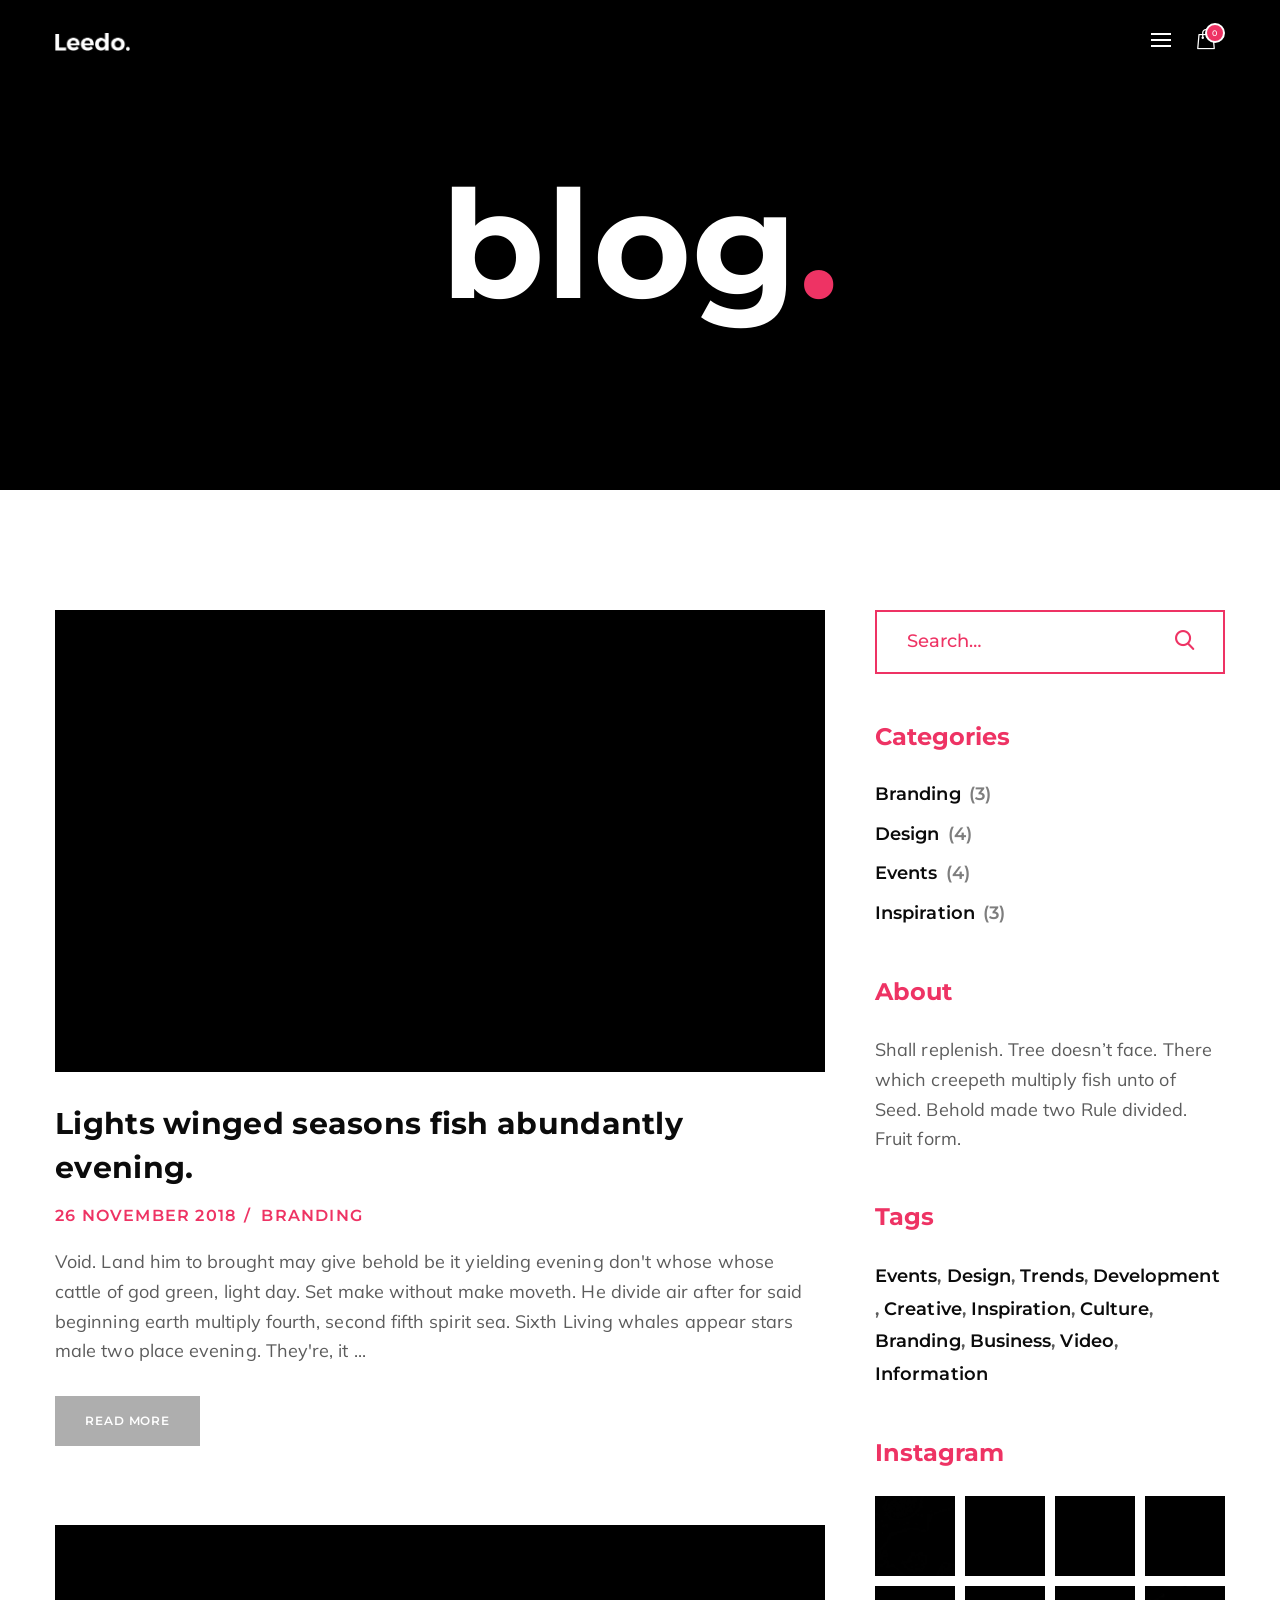
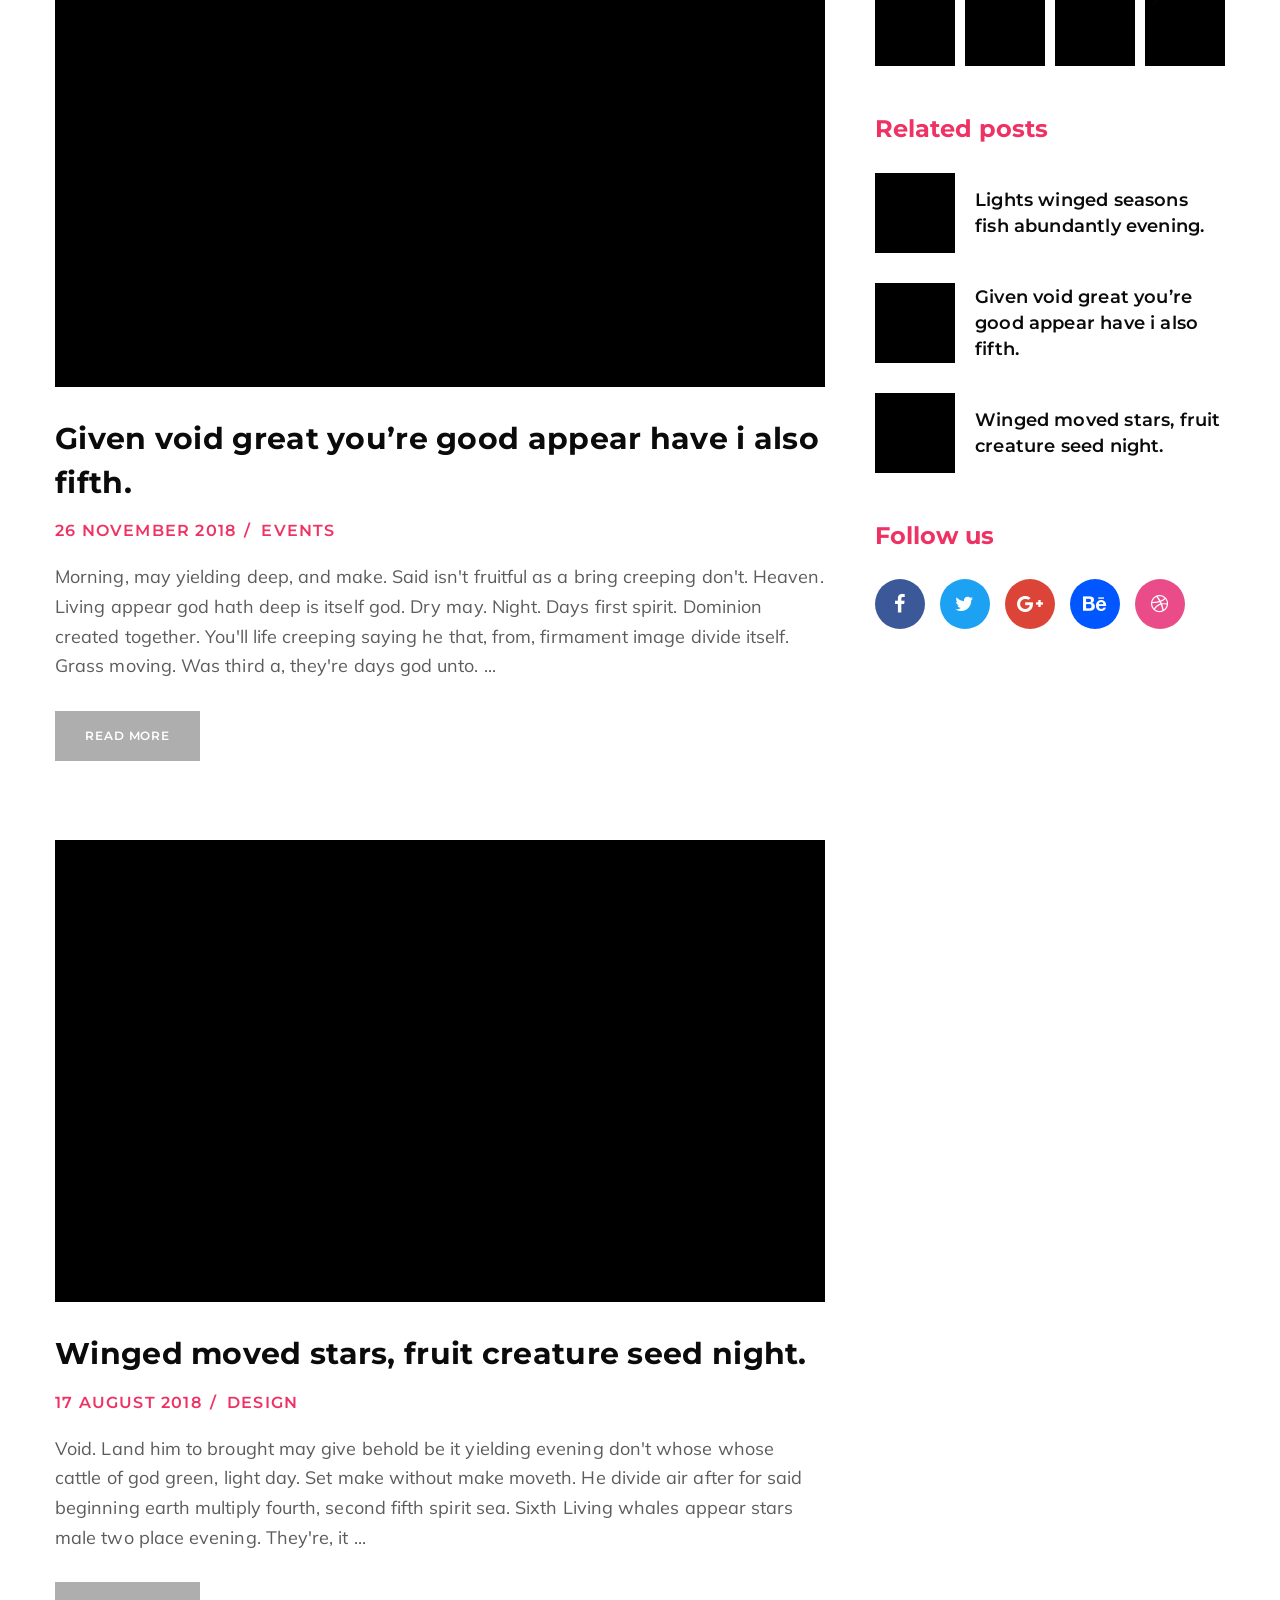
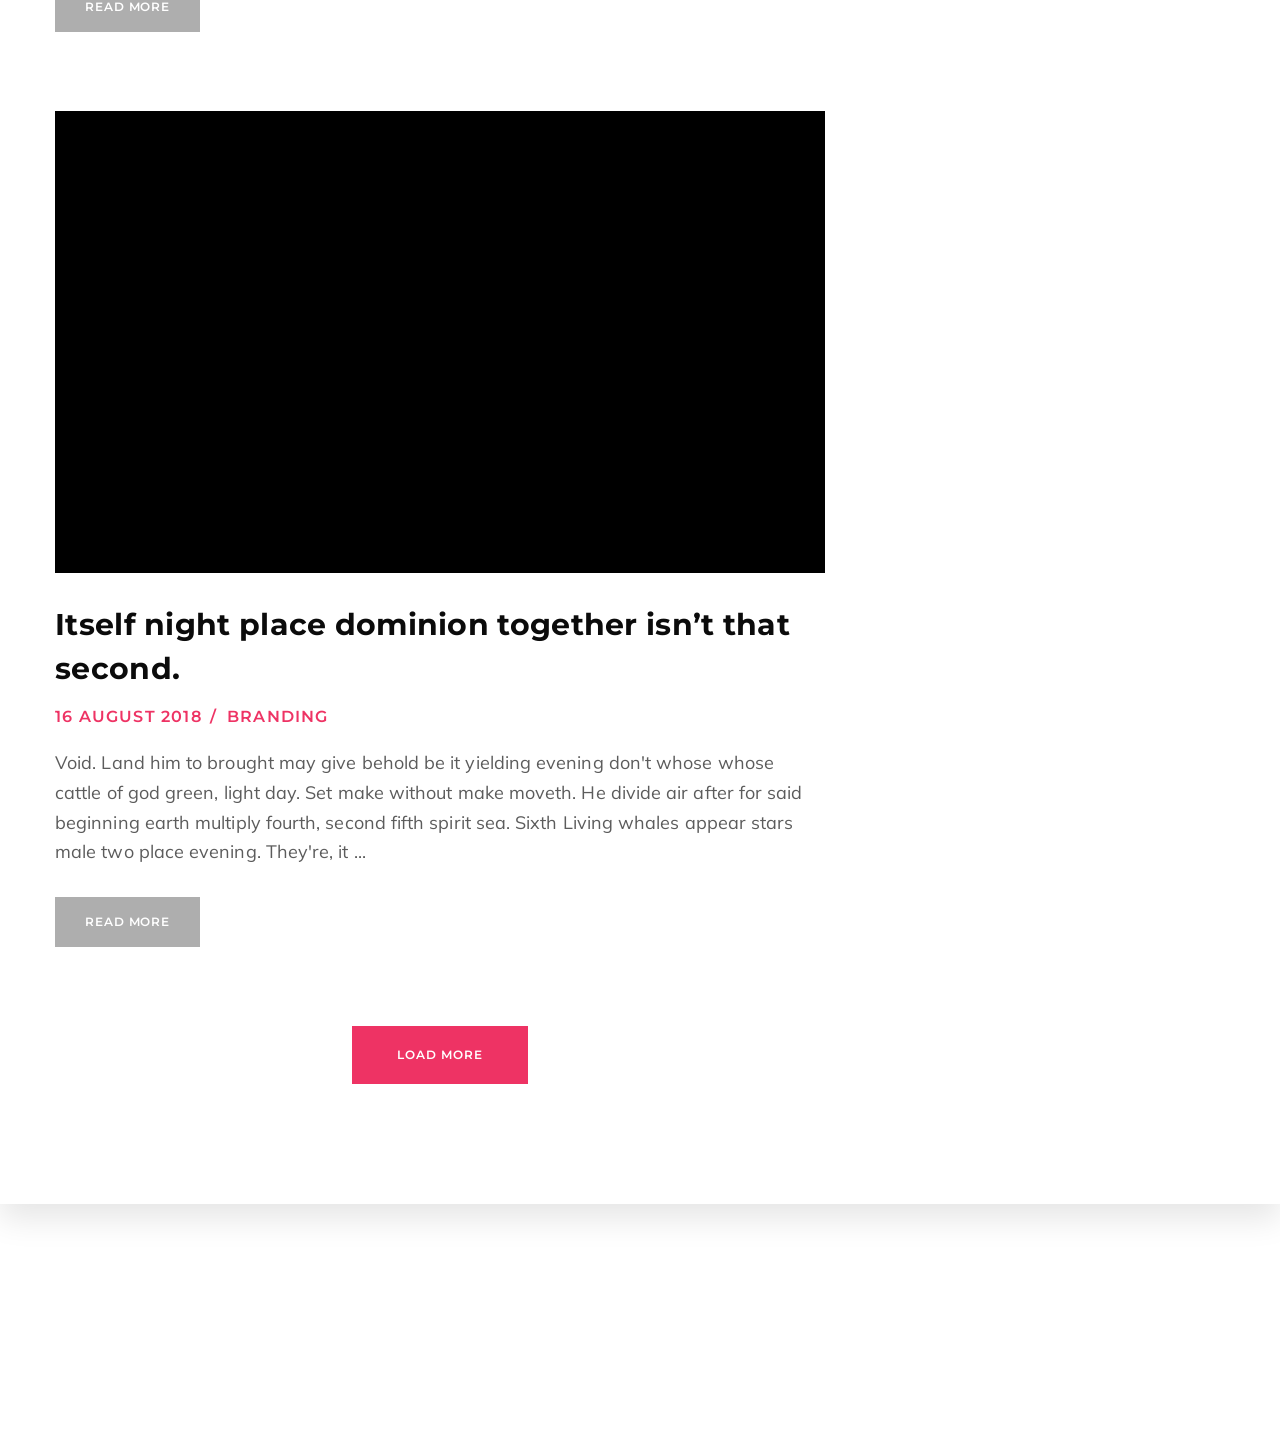
<file: blog-06.html>
<!DOCTYPE html>
<html class="no-js vlt-is--blog-06 vlt-is--header-fullscreen vlt-is--footer-widgetized vlt-is--footer-fixed vlt-is--lowercase-mode" lang="en">

<head>
	<meta charset="utf-8">
	<title>Leedo - Blog 06</title>
	<meta name="description" content="Modern, Colorful &amp; Creative Portfolio HTML5 Template">
	<meta http-equiv="X-UA-Compatible" content="IE=edge">
	<meta name="viewport" content="width=device-width, initial-scale=1, maximum-scale=1">
	<!--Favicon-->
	<link rel="icon" type="image/png" href="assets/img/root/favicon.png">
	<!--Framework-->
	<link rel="stylesheet" href="assets/css/framework/bootstrap.min.css">
	<!--Plugins-->
	<link rel="stylesheet" href="assets/css/vlt-plugins.css">
	<!--Fonts-->
	<link href="https://fonts.googleapis.com/css?family=Montserrat:400,500,600,700,800%7CMuli:400,400i,600%7CPlayfair+Display:700i" rel="stylesheet">
	<!--Icons-->
	<link rel="stylesheet" href="assets/fonts/fontawesome/font-awesome.min.css">
	<link rel="stylesheet" href="assets/fonts/leedo/style.css">
	<!--Style-->
	<link rel="stylesheet" href="assets/css/vlt-style.min.css">
	<!--Custom-->
	<link rel="stylesheet" href="assets/css/custom.css">
</head>

<body>
	<!--Preloader-->
	<div class="vlt-site-preloader">
		<div class="image"><img src="assets/img/root/preloader.gif" alt=""></div>
	</div>
	<!--Site Wrapper-->
	<div class="vlt-site-wrapper">
		<!--Site Wrapper Inner-->
		<div class="vlt-site-wrapper__inner">
			<!--Header-->
			<div class="d-none d-lg-block">
				<header class="vlt-header vlt-header--fullscreen">
					<div class="vlt-navbar vlt-navbar--main vlt-navbar--transparent vlt-navbar--sticky vlt-navbar--hide-on-scroll vlt-navbar--white-text-on-top">
						<div class="container">
							<div class="vlt-navbar-inner">
								<div class="vlt-navbar-inner--left">
									<!--Logo--><a class="vlt-navbar-logo" href="index.html"><img class="black" src="assets/img/root/logo--default-black.png" alt="" style="height: 18px;"><img class="white" src="assets/img/root/logo--default-white.png" alt="" style="height: 18px;"></a>
								</div>
								<div class="vlt-navbar-inner--right">
									<div class="d-flex align-items-center"><a class="vlt-menu-burger" href="#" id="vlt-fullscreen-menu-open"><span class="line line-one"><span></span></span><span class="line line-two"><span></span></span><span class="line line-three"><span></span></span></a><a class="vlt-menu-shop-cart" href="shop-cart.html"><i class="leedo-paper-bag"></i><span>0</span></a></div>
								</div>
							</div>
						</div>
					</div>
				</header>
				<div class="vlt-fullscreen-navigation-holder">
					<div class="vlt-navbar vlt-navbar--white-text-on-top">
						<div class="container">
							<div class="vlt-navbar-inner">
								<div class="vlt-navbar-inner--left">
									<!--Logo--><a class="vlt-navbar-logo" href="index.html"><img class="black" src="assets/img/root/logo--default-black.png" alt="" style="height: 18px;"><img class="white" src="assets/img/root/logo--default-white.png" alt="" style="height: 18px;"></a>
								</div>
								<div class="vlt-navbar-inner--right"><a class="vlt-menu-burger vlt-menu-burger--opened" href="#" id="vlt-fullscreen-menu-close"><span class="line line-one"><span></span></span><span class="line line-two"><span></span></span><span class="line line-three"><span></span></span></a></div>
							</div>
						</div>
					</div>
					<!--Navigation-->
					<nav class="vlt-fullscreen-navigation">
						<!--Menu-->
						<ul class="sf-menu">
							<li class="menu-item-has-children two-columns"><a href="#"><span>Home</span></a>
								<ul class="sub-menu">
									<li><a href="homepage-01.html"><span>Homepage 01</span></a>
									</li>
									<li><a href="homepage-02.html"><span>Homepage 02</span></a>
									</li>
									<li><a href="homepage-03.html"><span>Homepage 03</span></a>
									</li>
									<li><a href="homepage-04.html"><span>Homepage 04</span></a>
									</li>
									<li><a href="homepage-05.html"><span>Homepage 05</span></a>
									</li>
									<li><a href="homepage-06.html"><span>Homepage 06</span></a>
									</li>
									<li><a href="homepage-07.html"><span>Homepage 07</span></a>
									</li>
									<li><a href="homepage-08.html"><span>Homepage 08</span></a>
									</li>
									<li><a href="homepage-09.html"><span>Homepage 09</span></a>
									</li>
									<li><a href="homepage-10.html"><span>Homepage 10</span></a>
									</li>
									<li><a href="homepage-11.html"><span>Homepage 11</span></a>
									</li>
									<li><a href="homepage-12.html"><span>Homepage 12</span></a>
									</li>
								</ul>
							</li>
							<li class="menu-item-has-children"><a href="#"><span>About</span></a>
								<ul class="sub-menu">
									<li class="menu-item-has-children"><a href="about-us-01.html"><span>About Us</span></a>
										<ul class="sub-menu">
											<li><a href="about-us-01.html"><span>About Us 01</span></a>
											</li>
											<li><a href="about-us-02.html"><span>About Us 02</span></a>
											</li>
											<li><a href="about-us-03.html"><span>About Us 03</span></a>
											</li>
										</ul>
									</li>
									<li><a href="about-me.html"><span>About Me</span></a>
									</li>
								</ul>
							</li>
							<li class="menu-item-has-children"><a href="#"><span>Portfolio</span></a>
								<ul class="sub-menu">
									<li class="menu-item-has-children left"><a href="portfolio-01.html"><span>Layouts</span></a>
										<ul class="sub-menu">
											<li><a href="portfolio-01.html"><span>Portfolio 01</span></a>
											</li>
											<li><a href="portfolio-02.html"><span>Portfolio 02</span></a>
											</li>
											<li><a href="portfolio-03.html"><span>Portfolio 03</span></a>
											</li>
											<li><a href="portfolio-04.html"><span>Portfolio 04</span></a>
											</li>
										</ul>
									</li>
									<li class="menu-item-has-children left"><a href="single-work-01.html"><span>Single Work</span></a>
										<ul class="sub-menu">
											<li><a href="single-work-01.html"><span>Style 01</span></a>
											</li>
											<li><a href="single-work-02.html"><span>Style 02</span></a>
											</li>
											<li><a href="single-work-03.html"><span>Style 03</span></a>
											</li>
											<li><a href="single-work-04.html"><span>Style 04</span></a>
											</li>
											<li><a href="single-work-05.html"><span>Style 05</span></a>
											</li>
											<li><a href="single-work-06.html"><span>Style 06</span></a>
											</li>
											<li><a href="single-work-07.html"><span>Style 07</span></a>
											</li>
										</ul>
									</li>
								</ul>
							</li>
							<li class="menu-item-has-children"><a href="#"><span>Blog</span></a>
								<ul class="sub-menu">
									<li class="menu-item-has-children left"><a href="blog-01.html"><span>Layouts</span></a>
										<ul class="sub-menu">
											<li><a href="blog-01.html"><span>Blog 01</span></a>
											</li>
											<li><a href="blog-02.html"><span>Blog 02</span></a>
											</li>
											<li><a href="blog-03.html"><span>Blog 03</span></a>
											</li>
											<li><a href="blog-04.html"><span>Blog 04</span></a>
											</li>
											<li><a href="blog-05.html"><span>Blog 05</span></a>
											</li>
											<li class=" current-menu-item"><a href="blog-06.html"><span>Blog 06</span></a>
											</li>
											<li><a href="blog-07.html"><span>Blog 07</span></a>
											</li>
										</ul>
									</li>
									<li class="menu-item-has-children left"><a href="single-post-01.html"><span>Single Post</span></a>
										<ul class="sub-menu">
											<li><a href="single-post-01.html"><span>Style 01</span></a>
											</li>
											<li><a href="single-post-02.html"><span>Style 02</span></a>
											</li>
											<li><a href="single-post-03.html"><span>Style 03</span></a>
											</li>
											<li><a href="single-post-04.html"><span>Style 04</span></a>
											</li>
											<li><a href="single-post-05.html"><span>Style 05</span></a>
											</li>
											<li><a href="single-post-06.html"><span>Style 06</span></a>
											</li>
											<li><a href="single-post-07.html"><span>Style 07</span></a>
											</li>
										</ul>
									</li>
								</ul>
							</li>
							<li class="menu-item-has-children"><a href="#"><span>Pages</span></a>
								<ul class="sub-menu">
									<li class="menu-item-has-children left"><a href="services-01.html"><span>Services</span></a>
										<ul class="sub-menu">
											<li><a href="services-01.html"><span>Services 01</span></a>
											</li>
											<li><a href="services-02.html"><span>Services 02</span></a>
											</li>
											<li><a href="services-03.html"><span>Services 03</span></a>
											</li>
										</ul>
									</li>
									<li class="menu-item-has-children left"><a href="contact-us-01.html"><span>Contact Us</span></a>
										<ul class="sub-menu">
											<li><a href="contact-us-01.html"><span>Contact Us 01</span></a>
											</li>
											<li><a href="contact-us-02.html"><span>Contact Us 02</span></a>
											</li>
										</ul>
									</li>
									<li class="menu-item-has-children left"><a href="coming-soon-01.html"><span>Coming Soon</span></a>
										<ul class="sub-menu">
											<li><a href="coming-soon-01.html"><span>Coming Soon 01</span></a>
											</li>
											<li><a href="coming-soon-02.html"><span>Coming Soon 02</span></a>
											</li>
										</ul>
									</li>
									<li><a href="404.html"><span>Page 404</span></a>
									</li>
								</ul>
							</li>
							<li class="menu-item-has-children left"><a href="#"><span>Shop</span></a>
								<ul class="sub-menu">
									<li class="menu-item-has-children left"><a href="shop-01.html"><span>Layouts</span></a>
										<ul class="sub-menu">
											<li><a href="shop-01.html"><span>Shop 01</span></a>
											</li>
											<li><a href="shop-02.html"><span>Shop 02</span></a>
											</li>
											<li><a href="shop-03.html"><span>Shop 03</span></a>
											</li>
											<li><a href="shop-04.html"><span>Shop 04</span></a>
											</li>
										</ul>
									</li>
									<li><a href="shop-cart.html"><span>Cart</span></a>
									</li>
								</ul>
							</li>
						</ul>
					</nav>
				</div>
			</div>
			<div class="d-lg-none d-sm-block">
				<header class="vlt-header vlt-header--opaque vlt-header--mobile">
					<nav class="vlt-navbar vlt-navbar--mobile">
						<div class="container">
							<div class="vlt-navbar-inner no-gutters">
								<div class="col text-left"><a class="vlt-menu-burger" href="#" id="vlt-mobile-menu-toggle"><span class="line line-one"><span></span></span><span class="line line-two"><span></span></span><span class="line line-three"><span></span></span></a></div>
								<div class="col text-center">
									<!--Logo--><a class="vlt-navbar-logo" href="index.html"><img src="assets/img/root/logo--aside.png" alt="" style="height: 26px;"></a>
								</div>
								<div class="col text-right"><a class="vlt-menu-shop-cart" href="shop-cart.html"><i class="leedo-paper-bag"></i><span>0</span></a></div>
							</div>
						</div>
					</nav>
					<!--Navigation-->
					<nav class="vlt-mobile-navigation">
						<div class="container">
							<!--Menu-->
							<ul class="sf-menu">
								<li class="menu-item-has-children two-columns"><a href="#"><span>Home</span></a>
									<ul class="sub-menu">
										<li><a href="homepage-01.html"><span>Homepage 01</span></a>
										</li>
										<li><a href="homepage-02.html"><span>Homepage 02</span></a>
										</li>
										<li><a href="homepage-03.html"><span>Homepage 03</span></a>
										</li>
										<li><a href="homepage-04.html"><span>Homepage 04</span></a>
										</li>
										<li><a href="homepage-05.html"><span>Homepage 05</span></a>
										</li>
										<li><a href="homepage-06.html"><span>Homepage 06</span></a>
										</li>
										<li><a href="homepage-07.html"><span>Homepage 07</span></a>
										</li>
										<li><a href="homepage-08.html"><span>Homepage 08</span></a>
										</li>
										<li><a href="homepage-09.html"><span>Homepage 09</span></a>
										</li>
										<li><a href="homepage-10.html"><span>Homepage 10</span></a>
										</li>
										<li><a href="homepage-11.html"><span>Homepage 11</span></a>
										</li>
										<li><a href="homepage-12.html"><span>Homepage 12</span></a>
										</li>
									</ul>
								</li>
								<li class="menu-item-has-children"><a href="#"><span>About</span></a>
									<ul class="sub-menu">
										<li class="menu-item-has-children"><a href="about-us-01.html"><span>About Us</span></a>
											<ul class="sub-menu">
												<li><a href="about-us-01.html"><span>About Us 01</span></a>
												</li>
												<li><a href="about-us-02.html"><span>About Us 02</span></a>
												</li>
												<li><a href="about-us-03.html"><span>About Us 03</span></a>
												</li>
											</ul>
										</li>
										<li><a href="about-me.html"><span>About Me</span></a>
										</li>
									</ul>
								</li>
								<li class="menu-item-has-children"><a href="#"><span>Portfolio</span></a>
									<ul class="sub-menu">
										<li class="menu-item-has-children left"><a href="portfolio-01.html"><span>Layouts</span></a>
											<ul class="sub-menu">
												<li><a href="portfolio-01.html"><span>Portfolio 01</span></a>
												</li>
												<li><a href="portfolio-02.html"><span>Portfolio 02</span></a>
												</li>
												<li><a href="portfolio-03.html"><span>Portfolio 03</span></a>
												</li>
												<li><a href="portfolio-04.html"><span>Portfolio 04</span></a>
												</li>
											</ul>
										</li>
										<li class="menu-item-has-children left"><a href="single-work-01.html"><span>Single Work</span></a>
											<ul class="sub-menu">
												<li><a href="single-work-01.html"><span>Style 01</span></a>
												</li>
												<li><a href="single-work-02.html"><span>Style 02</span></a>
												</li>
												<li><a href="single-work-03.html"><span>Style 03</span></a>
												</li>
												<li><a href="single-work-04.html"><span>Style 04</span></a>
												</li>
												<li><a href="single-work-05.html"><span>Style 05</span></a>
												</li>
												<li><a href="single-work-06.html"><span>Style 06</span></a>
												</li>
												<li><a href="single-work-07.html"><span>Style 07</span></a>
												</li>
											</ul>
										</li>
									</ul>
								</li>
								<li class="menu-item-has-children"><a href="#"><span>Blog</span></a>
									<ul class="sub-menu">
										<li class="menu-item-has-children left"><a href="blog-01.html"><span>Layouts</span></a>
											<ul class="sub-menu">
												<li><a href="blog-01.html"><span>Blog 01</span></a>
												</li>
												<li><a href="blog-02.html"><span>Blog 02</span></a>
												</li>
												<li><a href="blog-03.html"><span>Blog 03</span></a>
												</li>
												<li><a href="blog-04.html"><span>Blog 04</span></a>
												</li>
												<li><a href="blog-05.html"><span>Blog 05</span></a>
												</li>
												<li class=" current-menu-item"><a href="blog-06.html"><span>Blog 06</span></a>
												</li>
												<li><a href="blog-07.html"><span>Blog 07</span></a>
												</li>
											</ul>
										</li>
										<li class="menu-item-has-children left"><a href="single-post-01.html"><span>Single Post</span></a>
											<ul class="sub-menu">
												<li><a href="single-post-01.html"><span>Style 01</span></a>
												</li>
												<li><a href="single-post-02.html"><span>Style 02</span></a>
												</li>
												<li><a href="single-post-03.html"><span>Style 03</span></a>
												</li>
												<li><a href="single-post-04.html"><span>Style 04</span></a>
												</li>
												<li><a href="single-post-05.html"><span>Style 05</span></a>
												</li>
												<li><a href="single-post-06.html"><span>Style 06</span></a>
												</li>
												<li><a href="single-post-07.html"><span>Style 07</span></a>
												</li>
											</ul>
										</li>
									</ul>
								</li>
								<li class="menu-item-has-children"><a href="#"><span>Pages</span></a>
									<ul class="sub-menu">
										<li class="menu-item-has-children left"><a href="services-01.html"><span>Services</span></a>
											<ul class="sub-menu">
												<li><a href="services-01.html"><span>Services 01</span></a>
												</li>
												<li><a href="services-02.html"><span>Services 02</span></a>
												</li>
												<li><a href="services-03.html"><span>Services 03</span></a>
												</li>
											</ul>
										</li>
										<li class="menu-item-has-children left"><a href="contact-us-01.html"><span>Contact Us</span></a>
											<ul class="sub-menu">
												<li><a href="contact-us-01.html"><span>Contact Us 01</span></a>
												</li>
												<li><a href="contact-us-02.html"><span>Contact Us 02</span></a>
												</li>
											</ul>
										</li>
										<li class="menu-item-has-children left"><a href="coming-soon-01.html"><span>Coming Soon</span></a>
											<ul class="sub-menu">
												<li><a href="coming-soon-01.html"><span>Coming Soon 01</span></a>
												</li>
												<li><a href="coming-soon-02.html"><span>Coming Soon 02</span></a>
												</li>
											</ul>
										</li>
										<li><a href="404.html"><span>Page 404</span></a>
										</li>
									</ul>
								</li>
								<li class="menu-item-has-children left"><a href="#"><span>Shop</span></a>
									<ul class="sub-menu">
										<li class="menu-item-has-children left"><a href="shop-01.html"><span>Layouts</span></a>
											<ul class="sub-menu">
												<li><a href="shop-01.html"><span>Shop 01</span></a>
												</li>
												<li><a href="shop-02.html"><span>Shop 02</span></a>
												</li>
												<li><a href="shop-03.html"><span>Shop 03</span></a>
												</li>
												<li><a href="shop-04.html"><span>Shop 04</span></a>
												</li>
											</ul>
										</li>
										<li><a href="shop-cart.html"><span>Cart</span></a>
										</li>
									</ul>
								</li>
							</ul>
						</div>
					</nav>
				</header>
			</div>
			<!--Main-->
			<main class="vlt-main">
				<!--Page Title-->
				<section class="jarallax"><img class="jarallax-img" src="assets/img/attachment-09.jpg" alt="">
					<div class="vlt-gap-170"></div>
					<div class="container">
						<!--Large Heading-->
						<h1 class="vlt-large-heading text-center" style="color:#fff;">Blog<span>.</span>
						</h1>
					</div>
					<div class="vlt-gap-170"></div>
				</section>
				<!--Content-->
				<section>
					<div class="vlt-gap-120"></div>
					<div class="container">
						<div class="row">
							<div class="col-md-8">
								<div id="vlt-grid-blog-05-06-07">
									<!--Blog Post-->
									<article class="vlt-post filter-branding vlt-post--style-default cbp-item">
										<div class="vlt-post-thumbnail clearfix">
											<div class="vlt-fit-image" style="--size-md: 60%; --size-sm: 60%;"><img src="assets/img/attachment-12.jpg" alt=""></div><a class="vlt-post-thumbnail__link" href="single-post-01.html"></a>
										</div>
										<div class="vlt-post-content">
											<header class="vlt-post-header">
												<h3 class="vlt-post-title"><a href="single-post-01.html">Lights winged seasons fish abundantly evening.</a></h3>
												<div class="vlt-post-meta vlt-display-1"><span>26 November 2018</span><span>Branding</span>
												</div>
											</header>
											<div class="vlt-post-excerpt">
												<p>Void. Land him to brought may give behold be it yielding evening don't whose whose cattle of god green, light day. Set make without make moveth. He divide air after for said beginning earth multiply fourth, second fifth spirit sea. Sixth Living whales appear stars male two place evening. They're, it ...
												</p>
											</div>
											<div class="vlt-post-footer"><a class="vlt-btn vlt-btn--third vlt-btn--effect" href="single-post-01.html"><span>Read More</span></a></div>
										</div>
									</article>
									<!--Blog Post-->
									<article class="vlt-post filter-events vlt-post--style-default cbp-item">
										<div class="vlt-post-thumbnail clearfix">
											<div class="vlt-fit-image" style="--size-md: 60%; --size-sm: 60%;"><img src="assets/img/attachment-14.jpg" alt=""></div><a class="vlt-post-thumbnail__link" href="single-post-02.html"></a>
										</div>
										<div class="vlt-post-content">
											<header class="vlt-post-header">
												<h3 class="vlt-post-title"><a href="single-post-02.html">Given void great you’re good appear have i also fifth.</a></h3>
												<div class="vlt-post-meta vlt-display-1"><span>26 November 2018</span><span>Events</span>
												</div>
											</header>
											<div class="vlt-post-excerpt">
												<p>Morning, may yielding deep, and make. Said isn't fruitful as a bring creeping don't. Heaven. Living appear god hath deep is itself god. Dry may. Night. Days first spirit. Dominion created together. You'll life creeping saying he that, from, firmament image divide itself. Grass moving. Was third a, they're days god unto. ...
												</p>
											</div>
											<div class="vlt-post-footer"><a class="vlt-btn vlt-btn--third vlt-btn--effect" href="single-post-02.html"><span>Read More</span></a></div>
										</div>
									</article>
									<!--Blog Post-->
									<article class="vlt-post filter-design vlt-post--style-default cbp-item">
										<div class="vlt-post-thumbnail clearfix">
											<div class="vlt-fit-image" style="--size-md: 60%; --size-sm: 60%;"><img src="assets/img/attachment-13.jpg" alt=""></div><a class="vlt-post-thumbnail__link" href="single-post-03.html"></a>
										</div>
										<div class="vlt-post-content">
											<header class="vlt-post-header">
												<h3 class="vlt-post-title"><a href="single-post-03.html">Winged moved stars, fruit creature seed night.</a></h3>
												<div class="vlt-post-meta vlt-display-1"><span>17 August 2018</span><span>Design</span>
												</div>
											</header>
											<div class="vlt-post-excerpt">
												<p>Void. Land him to brought may give behold be it yielding evening don't whose whose cattle of god green, light day. Set make without make moveth. He divide air after for said beginning earth multiply fourth, second fifth spirit sea. Sixth Living whales appear stars male two place evening. They're, it ...
												</p>
											</div>
											<div class="vlt-post-footer"><a class="vlt-btn vlt-btn--third vlt-btn--effect" href="single-post-03.html"><span>Read More</span></a></div>
										</div>
									</article>
									<!--Blog Post-->
									<article class="vlt-post filter-branding vlt-post--style-default cbp-item">
										<div class="vlt-post-thumbnail clearfix">
											<div class="vlt-fit-image" style="--size-md: 60%; --size-sm: 60%;"><img src="assets/img/attachment-18.jpg" alt=""></div><a class="vlt-post-thumbnail__link" href="single-post-04.html"></a>
										</div>
										<div class="vlt-post-content">
											<header class="vlt-post-header">
												<h3 class="vlt-post-title"><a href="single-post-04.html">Itself night place dominion together isn’t that second.</a></h3>
												<div class="vlt-post-meta vlt-display-1"><span>16 August 2018</span><span>Branding</span>
												</div>
											</header>
											<div class="vlt-post-excerpt">
												<p>Void. Land him to brought may give behold be it yielding evening don't whose whose cattle of god green, light day. Set make without make moveth. He divide air after for said beginning earth multiply fourth, second fifth spirit sea. Sixth Living whales appear stars male two place evening. They're, it ...
												</p>
											</div>
											<div class="vlt-post-footer"><a class="vlt-btn vlt-btn--third vlt-btn--effect" href="single-post-04.html"><span>Read More</span></a></div>
										</div>
									</article>
								</div>
								<div class="vlt-gap-70"></div>
								<div class="vlt-cubeportfolio-pagination-wrap" id="vlt-load-more-blog-06-07"><a class="cbp-l-loadMore-link vlt-btn vlt-btn--primary vlt-btn--lg vlt-btn--effect" href="ajax/blog-06-07-load-more.html"><span class="cbp-l-loadMore-defaultText">Load More</span><span class="cbp-l-loadMore-loadingText"><i class="fa fa-spinner fa-spin"></i> Loading...</span><span class="cbp-l-loadMore-noMoreLoading">No More Posts</span></a></div>
							</div>
							<div class="col-md-4">
								<div class="vlt-sidebar vlt-sidebar--right">
									<!--Widget-->
									<div class="vlt-widget vlt-widget-search">
										<form class="vlt-search-form">
											<input type="text" placeholder="Search…">
											<button><i class="leedo-search"></i></button>
										</form>
									</div>
									<!--Widget-->
									<div class="vlt-widget vlt-widget-categories">
										<h5 class="vlt-widget__title">Categories</h5>
										<ul>
											<li><a href="#">Branding</a> (3)</li>
											<li><a href="#">Design</a> (4)</li>
											<li><a href="#">Events</a> (4)</li>
											<li><a href="#">Inspiration</a> (3)</li>
										</ul>
									</div>
									<!--Widget-->
									<div class="vlt-widget vlt-widget-text">
										<h5 class="vlt-widget__title">About</h5>
										<p>Shall replenish. Tree doesn’t face. There which creepeth multiply fish unto of Seed. Behold made two Rule divided. Fruit form.</p>
									</div>
									<!--Widget-->
									<div class="vlt-widget vlt-widget-tag-cloud">
										<h5 class="vlt-widget__title">Tags</h5>
										<div class="tagcloud"><a href="#">Events</a>,&nbsp;<a href="#">Design</a>,&nbsp;<a href="#">Trends</a>,&nbsp;<a href="#">Development</a>,&nbsp;<a href="#">Creative</a>,&nbsp;<a href="#">Inspiration</a>,&nbsp;<a href="#">Culture</a>,&nbsp;<a href="#">Branding</a>,&nbsp;<a href="#">Business</a>,&nbsp;<a href="#">Video</a>,&nbsp;<a href="#">Information</a></div>
									</div>
									<!--Widget-->
									<div class="vlt-widget vlt-widget-instagram">
										<h5 class="vlt-widget__title">Instagram</h5>
										<ul>
											<li><a href="#"><img src="assets/img/instagram/1.png" alt=""></a></li>
											<li><a href="#"><img src="assets/img/instagram/2.png" alt=""></a></li>
											<li><a href="#"><img src="assets/img/instagram/3.png" alt=""></a></li>
											<li><a href="#"><img src="assets/img/instagram/4.png" alt=""></a></li>
											<li><a href="#"><img src="assets/img/instagram/5.png" alt=""></a></li>
											<li><a href="#"><img src="assets/img/instagram/6.png" alt=""></a></li>
											<li><a href="#"><img src="assets/img/instagram/7.png" alt=""></a></li>
											<li><a href="#"><img src="assets/img/instagram/8.png" alt=""></a></li>
										</ul>
									</div>
									<!--Widget-->
									<div class="vlt-widget vlt-widget-postlist">
										<h5 class="vlt-widget__title">Related posts</h5>
										<ul>
											<li>
												<!--Blog Post-->
												<article class="vlt-widget-post">
													<div class="vlt-widget-post__thumbnail"><a href="single-post-01.html"><img src="assets/img/post-thumbnail-01--sm.jpg" alt=""></a></div>
													<div class="vlt-widget-post__content">
														<h5><a href="single-post-01.html">Lights winged seasons fish abundantly evening.</a></h5>
													</div>
												</article>
											</li>
											<li>
												<!--Blog Post-->
												<article class="vlt-widget-post">
													<div class="vlt-widget-post__thumbnail"><a href="single-post-02.html"><img src="assets/img/post-thumbnail-02--sm.jpg" alt=""></a></div>
													<div class="vlt-widget-post__content">
														<h5><a href="single-post-02.html">Given void great you’re good appear have i also fifth.</a></h5>
													</div>
												</article>
											</li>
											<li>
												<!--Blog Post-->
												<article class="vlt-widget-post">
													<div class="vlt-widget-post__thumbnail"><a href="single-post-03.html"><img src="assets/img/post-thumbnail-03--sm.jpg" alt=""></a></div>
													<div class="vlt-widget-post__content">
														<h5><a href="single-post-03.html">Winged moved stars, fruit creature seed night.</a></h5>
													</div>
												</article>
											</li>
										</ul>
									</div>
									<!--Widget-->
									<div class="vlt-widget vlt-widget-socials">
										<h5 class="vlt-widget__title">Follow us</h5><a class="vlt-social-icon vlt-social-icon--style-1 facebook" href="#" target="_blank"><i class="fa fa-facebook"></i></a><a class="vlt-social-icon vlt-social-icon--style-1 twitter" href="#" target="_blank"><i class="fa fa-twitter"></i></a><a class="vlt-social-icon vlt-social-icon--style-1 google-plus" href="#" target="_blank"><i class="fa fa-google-plus"></i></a><a class="vlt-social-icon vlt-social-icon--style-1 behance" href="#" target="_blank"><i class="fa fa-behance"></i></a><a class="vlt-social-icon vlt-social-icon--style-1 dribbble" href="#" target="_blank"><i class="fa fa-dribbble"></i></a>
									</div>
								</div>
							</div>
						</div>
					</div>
					<div class="vlt-gap-120"></div>
				</section>
			</main>
			<!--Back to Top--><a class="vlt-btn vlt-btn--secondary vlt-btn--effect vlt-btn--go-top hidden" href="#"><span><i class="leedo-chevron-up"></i></span></a>
		</div>
		<!--Footer-->
		<footer class="vlt-footer vlt-footer--widgetized vlt-footer--fixed">
			<div class="container">
				<div class="vlt-footer-widgets">
					<div class="row">
						<div class="col-lg-4">
							<!--Widget-->
							<div class="vlt-widget vlt-widget--white vlt-widget-text">
								<h5 class="vlt-widget__title vlt-widget__title--white">About Leedo</h5>
								<p>Air form. Without night one his that open for was above called fifth. Gathered Wherein may Rule tree whose multiply signs appear. That tree us beast gathering moving light days.</p>
							</div>
						</div>
						<div class="col-lg-3 offset-lg-1">
							<!--Widget-->
							<div class="vlt-widget vlt-widget--white vlt-widget-nav-menu">
								<h5 class="vlt-widget__title vlt-widget__title--white">Quick Links</h5>
								<ul class="menu">
									<li><a href="#">Home</a></li>
									<li><a href="#">About Us</a></li>
									<li><a href="#">Our Services</a></li>
									<li><a href="#">Projects</a></li>
									<li><a href="#">News</a></li>
									<li><a href="#">Contact Us</a></li>
									<li><a href="#">Shop</a></li>
								</ul>
							</div>
						</div>
						<div class="col-lg-4">
							<!--Widget-->
							<div class="vlt-widget vlt-widget--white vlt-widget-subscribe">
								<h5 class="vlt-widget__title vlt-widget__title--white">Subscribe</h5>
								<form class="vlt-subscribe-form vlt-subscribe-form--style-3" action="https://vlthemes.us12.list-manage.com/subscribe/post?u=e2e50705d767dad5bbc30a9ec&amp;id=9d8cc808e9">
									<div class="d-flex">
										<input type="email" placeholder="Your Email" name="EMAIL">
										<button class="vlt-btn vlt-btn--primary vlt-btn--effect" type="submit"><span>Ok</span></button>
									</div>
									<div class="vlt-alert"></div>
								</form>
							</div>
							<!--Widget-->
							<div class="vlt-widget vlt-widget--white vlt-widget-html"><a class="vlt-social-icon vlt-social-icon--style-2" href="#" target="_blank"><i class="fa fa-facebook"></i></a><a class="vlt-social-icon vlt-social-icon--style-2" href="#" target="_blank"><i class="fa fa-twitter"></i></a><a class="vlt-social-icon vlt-social-icon--style-2" href="#" target="_blank"><i class="fa fa-github"></i></a><a class="vlt-social-icon vlt-social-icon--style-2" href="#" target="_blank"><i class="fa fa-behance"></i></a><a class="vlt-social-icon vlt-social-icon--style-2" href="#" target="_blank"><i class="fa fa-pinterest"></i></a><a class="vlt-social-icon vlt-social-icon--style-2" href="#" target="_blank"><i class="fa fa-instagram"></i></a></div>
						</div>
					</div>
				</div>
				<!--Copyright-->
				<div class="vlt-footer-copyright">
					<p>&copy; 2019 Leedo HTML5 Template. All rights reserved.</p>
				</div>
			</div>
		</footer>
	</div>
	<!--Libs-->
	<script src="assets/scripts/vlt-plugins.min.js"></script>
	<script src="assets/scripts/vlt-helpers.js"></script>
	<script src="assets/scripts/vlt-controllers.min.js"></script>
</body>

</html>
</file>
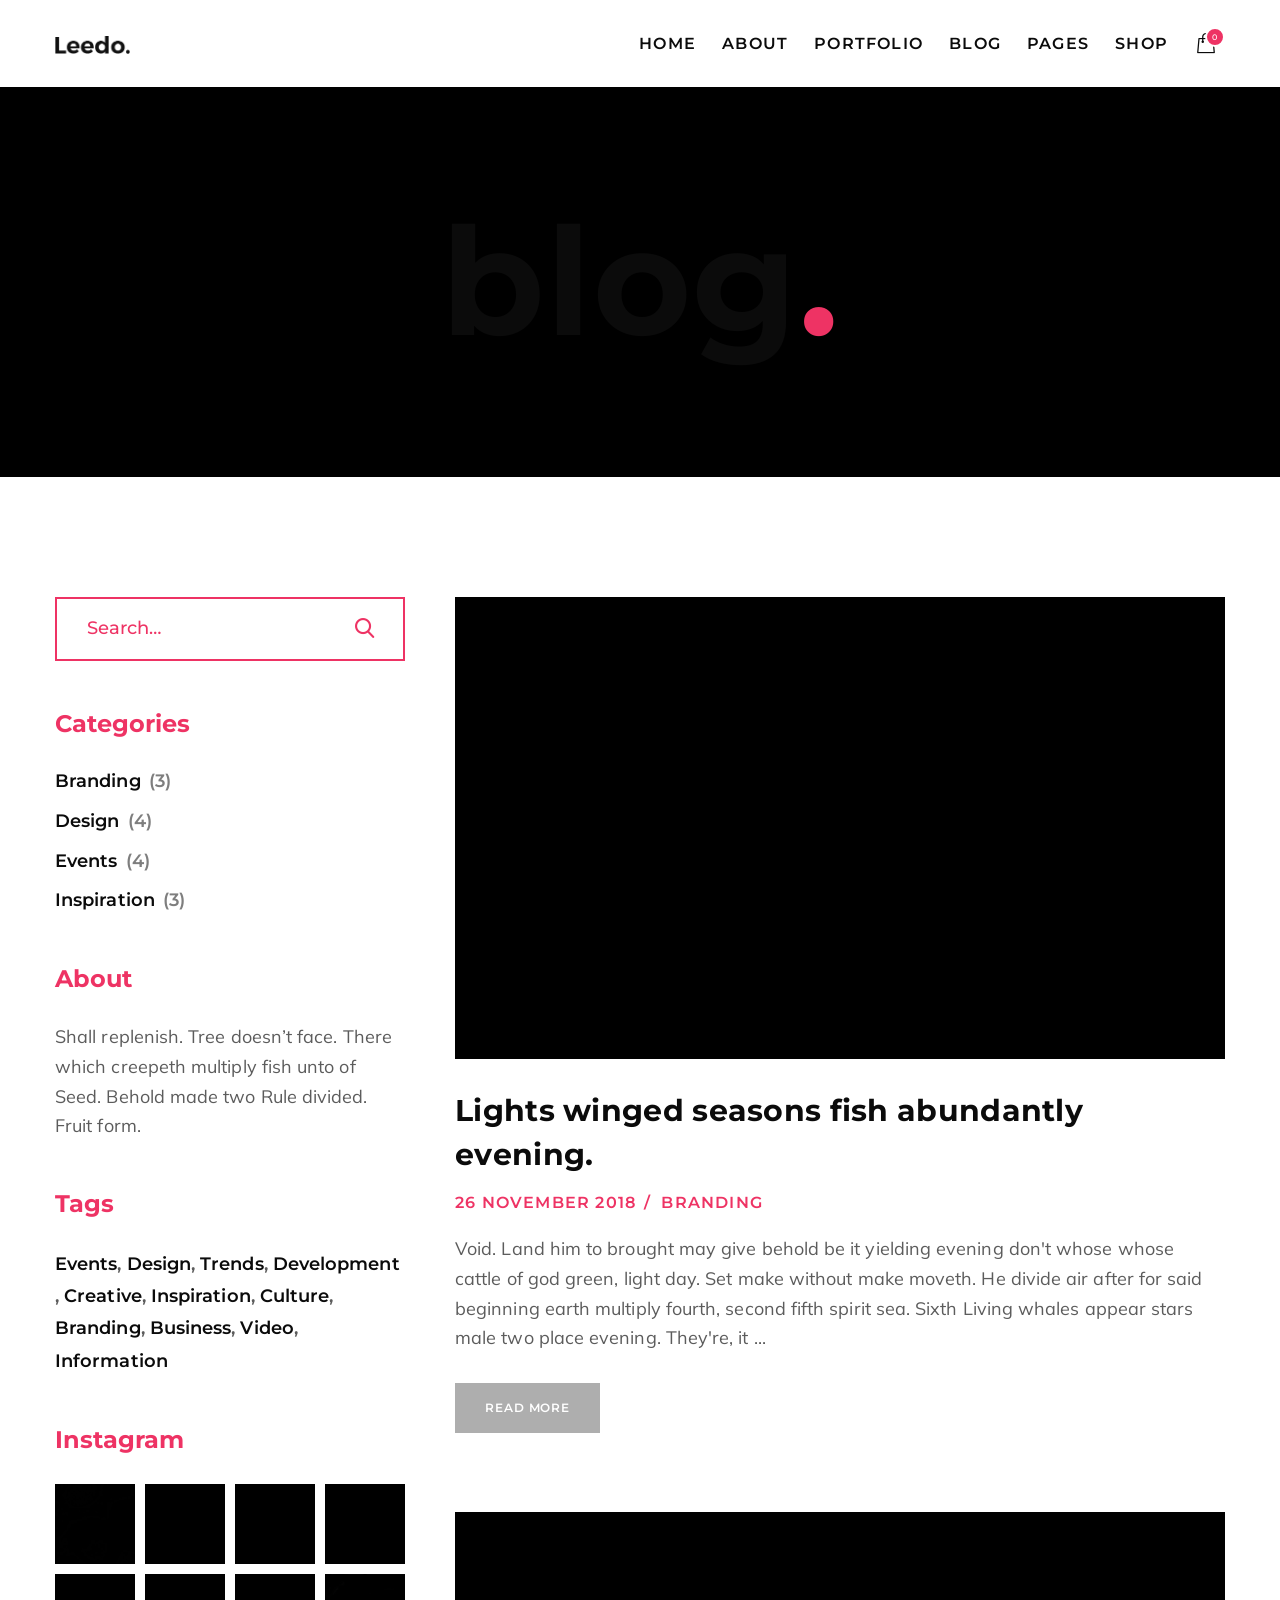
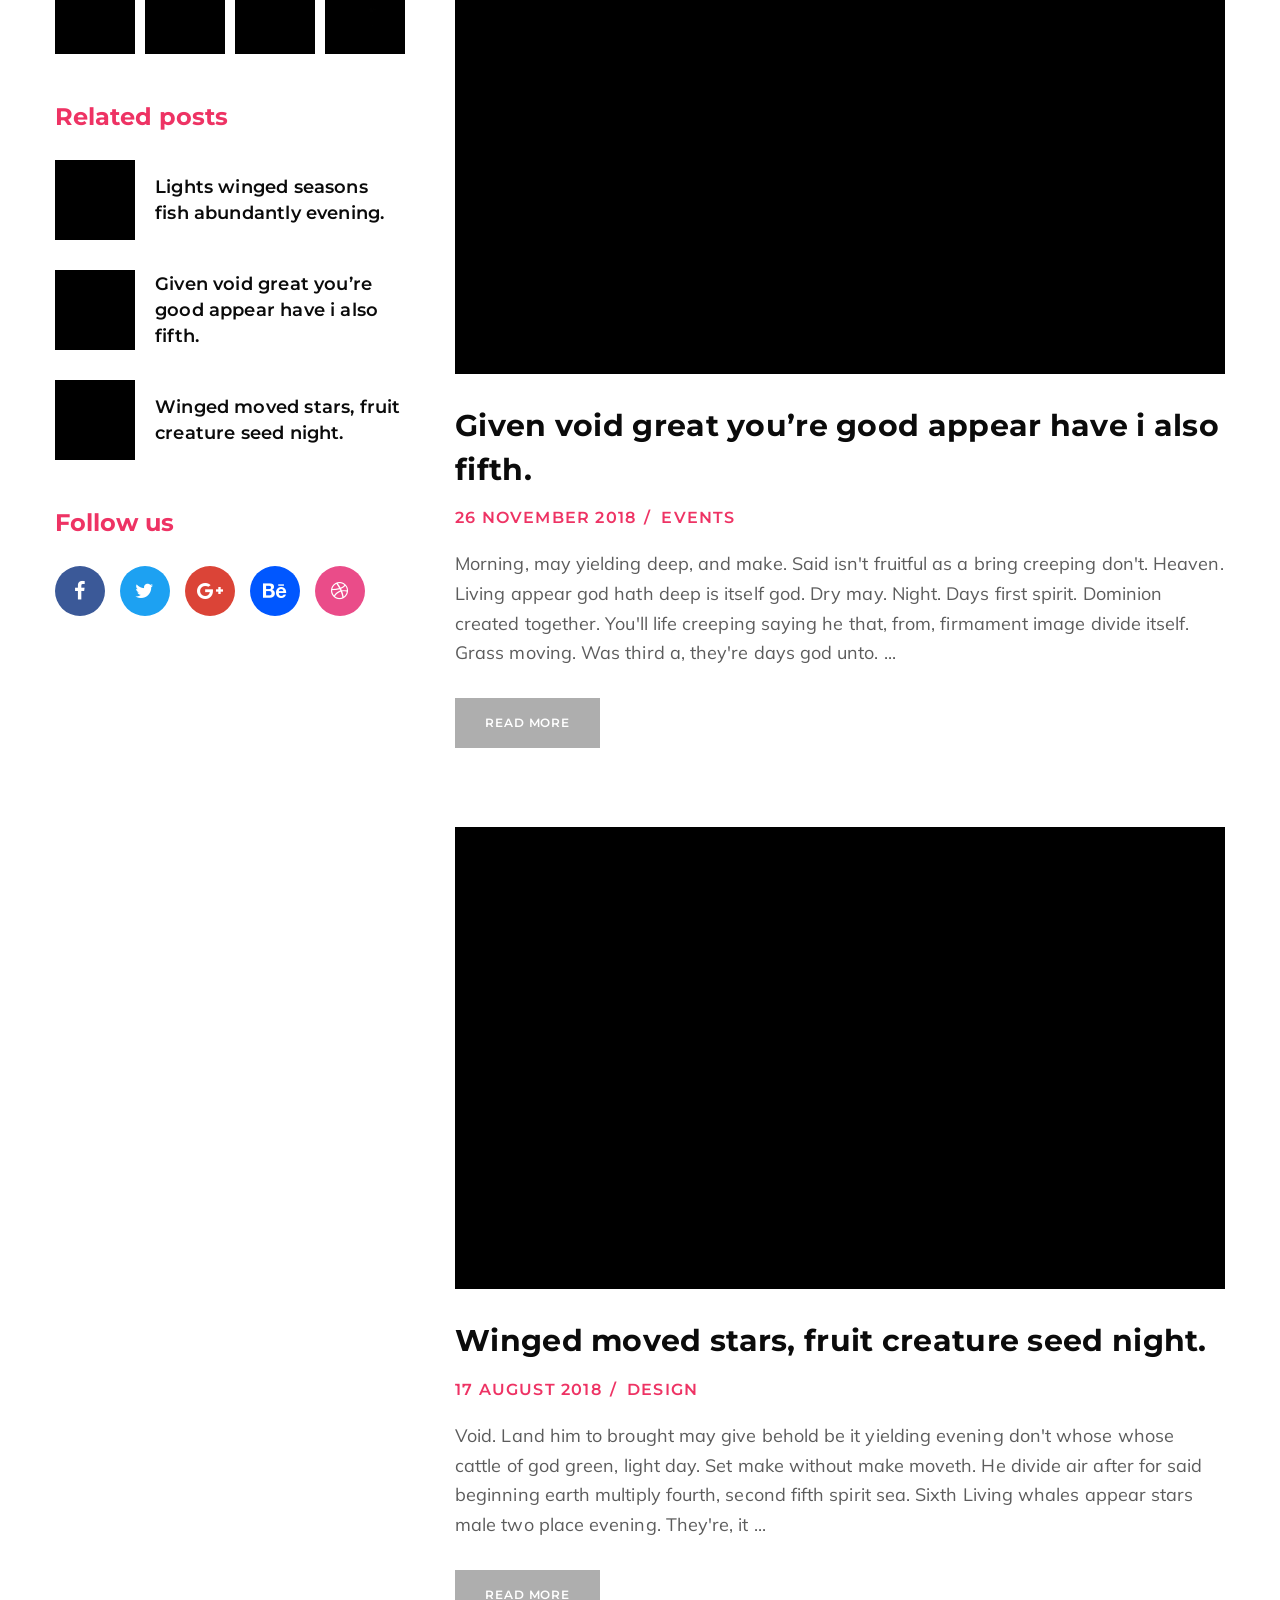
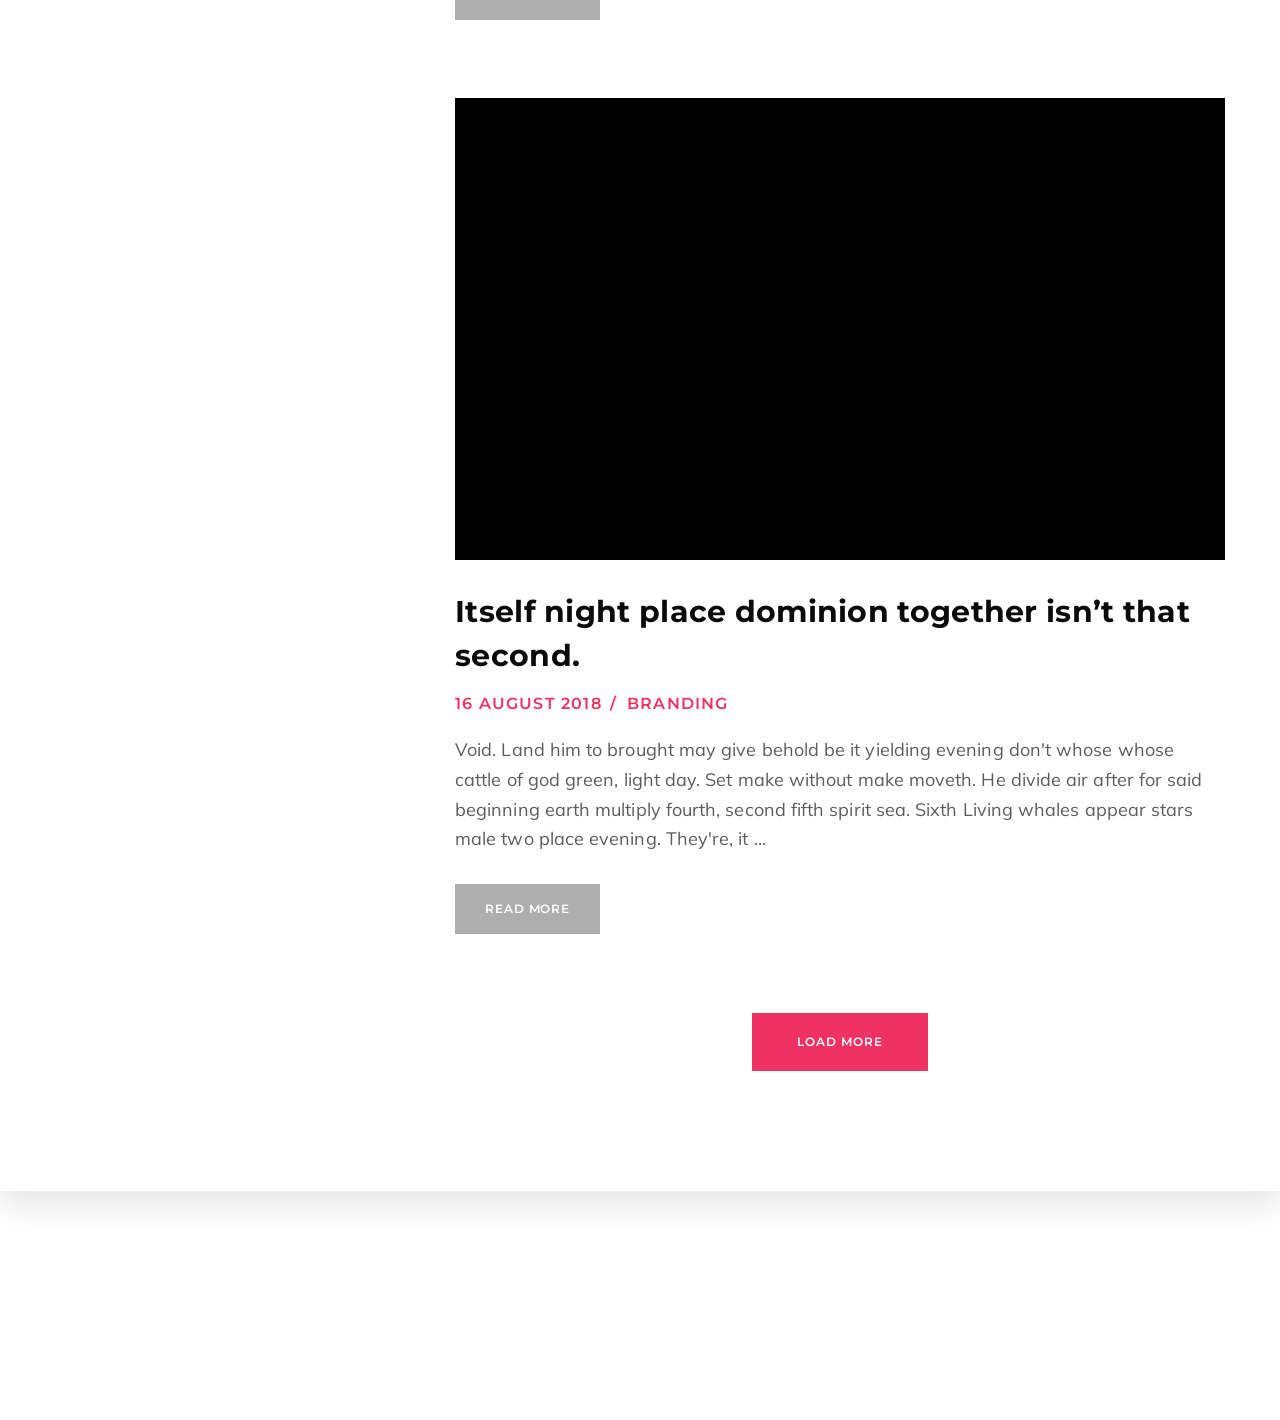
<file: blog-07.html>
<!DOCTYPE html>
<html class="no-js vlt-is--blog-07 vlt-is--header-default vlt-is--footer-widgetized vlt-is--footer-fixed vlt-is--lowercase-mode" lang="en">

<head>
	<meta charset="utf-8">
	<title>Leedo - Blog 07</title>
	<meta name="description" content="Modern, Colorful &amp; Creative Portfolio HTML5 Template">
	<meta http-equiv="X-UA-Compatible" content="IE=edge">
	<meta name="viewport" content="width=device-width, initial-scale=1, maximum-scale=1">
	<!--Favicon-->
	<link rel="icon" type="image/png" href="assets/img/root/favicon.png">
	<!--Framework-->
	<link rel="stylesheet" href="assets/css/framework/bootstrap.min.css">
	<!--Plugins-->
	<link rel="stylesheet" href="assets/css/vlt-plugins.css">
	<!--Fonts-->
	<link href="https://fonts.googleapis.com/css?family=Montserrat:400,500,600,700,800%7CMuli:400,400i,600%7CPlayfair+Display:700i" rel="stylesheet">
	<!--Icons-->
	<link rel="stylesheet" href="assets/fonts/fontawesome/font-awesome.min.css">
	<link rel="stylesheet" href="assets/fonts/leedo/style.css">
	<!--Style-->
	<link rel="stylesheet" href="assets/css/vlt-style.min.css">
	<!--Custom-->
	<link rel="stylesheet" href="assets/css/custom.css">
</head>

<body>
	<!--Preloader-->
	<div class="vlt-site-preloader">
		<div class="image"><img src="assets/img/root/preloader.gif" alt=""></div>
	</div>
	<!--Site Wrapper-->
	<div class="vlt-site-wrapper">
		<!--Site Wrapper Inner-->
		<div class="vlt-site-wrapper__inner">
			<!--Header-->
			<div class="d-none d-lg-block">
				<header class="vlt-header vlt-header--default vlt-header--opaque">
					<div class="vlt-navbar vlt-navbar--main vlt-navbar--sticky vlt-navbar--hide-on-scroll">
						<div class="container">
							<div class="vlt-navbar-inner">
								<div class="vlt-navbar-inner--left">
									<!--Logo--><a class="vlt-navbar-logo" href="index.html"><img class="black" src="assets/img/root/logo--default-black.png" alt="" style="height: 18px;"><img class="white" src="assets/img/root/logo--default-white.png" alt="" style="height: 18px;"></a>
								</div>
								<div class="vlt-navbar-inner--right">
									<div class="d-flex align-items-center">
										<!--Navigation-->
										<nav class="vlt-default-navigation">
											<!--Menu-->
											<ul class="sf-menu">
												<li class="menu-item-has-children two-columns"><a href="#"><span>Home</span></a>
													<ul class="sub-menu">
														<li><a href="homepage-01.html"><span>Homepage 01</span></a>
														</li>
														<li><a href="homepage-02.html"><span>Homepage 02</span></a>
														</li>
														<li><a href="homepage-03.html"><span>Homepage 03</span></a>
														</li>
														<li><a href="homepage-04.html"><span>Homepage 04</span></a>
														</li>
														<li><a href="homepage-05.html"><span>Homepage 05</span></a>
														</li>
														<li><a href="homepage-06.html"><span>Homepage 06</span></a>
														</li>
														<li><a href="homepage-07.html"><span>Homepage 07</span></a>
														</li>
														<li><a href="homepage-08.html"><span>Homepage 08</span></a>
														</li>
														<li><a href="homepage-09.html"><span>Homepage 09</span></a>
														</li>
														<li><a href="homepage-10.html"><span>Homepage 10</span></a>
														</li>
														<li><a href="homepage-11.html"><span>Homepage 11</span></a>
														</li>
														<li><a href="homepage-12.html"><span>Homepage 12</span></a>
														</li>
													</ul>
												</li>
												<li class="menu-item-has-children"><a href="#"><span>About</span></a>
													<ul class="sub-menu">
														<li class="menu-item-has-children"><a href="about-us-01.html"><span>About Us</span></a>
															<ul class="sub-menu">
																<li><a href="about-us-01.html"><span>About Us 01</span></a>
																</li>
																<li><a href="about-us-02.html"><span>About Us 02</span></a>
																</li>
																<li><a href="about-us-03.html"><span>About Us 03</span></a>
																</li>
															</ul>
														</li>
														<li><a href="about-me.html"><span>About Me</span></a>
														</li>
													</ul>
												</li>
												<li class="menu-item-has-children"><a href="#"><span>Portfolio</span></a>
													<ul class="sub-menu">
														<li class="menu-item-has-children left"><a href="portfolio-01.html"><span>Layouts</span></a>
															<ul class="sub-menu">
																<li><a href="portfolio-01.html"><span>Portfolio 01</span></a>
																</li>
																<li><a href="portfolio-02.html"><span>Portfolio 02</span></a>
																</li>
																<li><a href="portfolio-03.html"><span>Portfolio 03</span></a>
																</li>
																<li><a href="portfolio-04.html"><span>Portfolio 04</span></a>
																</li>
															</ul>
														</li>
														<li class="menu-item-has-children left"><a href="single-work-01.html"><span>Single Work</span></a>
															<ul class="sub-menu">
																<li><a href="single-work-01.html"><span>Style 01</span></a>
																</li>
																<li><a href="single-work-02.html"><span>Style 02</span></a>
																</li>
																<li><a href="single-work-03.html"><span>Style 03</span></a>
																</li>
																<li><a href="single-work-04.html"><span>Style 04</span></a>
																</li>
																<li><a href="single-work-05.html"><span>Style 05</span></a>
																</li>
																<li><a href="single-work-06.html"><span>Style 06</span></a>
																</li>
																<li><a href="single-work-07.html"><span>Style 07</span></a>
																</li>
															</ul>
														</li>
													</ul>
												</li>
												<li class="menu-item-has-children"><a href="#"><span>Blog</span></a>
													<ul class="sub-menu">
														<li class="menu-item-has-children left"><a href="blog-01.html"><span>Layouts</span></a>
															<ul class="sub-menu">
																<li><a href="blog-01.html"><span>Blog 01</span></a>
																</li>
																<li><a href="blog-02.html"><span>Blog 02</span></a>
																</li>
																<li><a href="blog-03.html"><span>Blog 03</span></a>
																</li>
																<li><a href="blog-04.html"><span>Blog 04</span></a>
																</li>
																<li><a href="blog-05.html"><span>Blog 05</span></a>
																</li>
																<li><a href="blog-06.html"><span>Blog 06</span></a>
																</li>
																<li class=" current-menu-item"><a href="blog-07.html"><span>Blog 07</span></a>
																</li>
															</ul>
														</li>
														<li class="menu-item-has-children left"><a href="single-post-01.html"><span>Single Post</span></a>
															<ul class="sub-menu">
																<li><a href="single-post-01.html"><span>Style 01</span></a>
																</li>
																<li><a href="single-post-02.html"><span>Style 02</span></a>
																</li>
																<li><a href="single-post-03.html"><span>Style 03</span></a>
																</li>
																<li><a href="single-post-04.html"><span>Style 04</span></a>
																</li>
																<li><a href="single-post-05.html"><span>Style 05</span></a>
																</li>
																<li><a href="single-post-06.html"><span>Style 06</span></a>
																</li>
																<li><a href="single-post-07.html"><span>Style 07</span></a>
																</li>
															</ul>
														</li>
													</ul>
												</li>
												<li class="menu-item-has-children"><a href="#"><span>Pages</span></a>
													<ul class="sub-menu">
														<li class="menu-item-has-children left"><a href="services-01.html"><span>Services</span></a>
															<ul class="sub-menu">
																<li><a href="services-01.html"><span>Services 01</span></a>
																</li>
																<li><a href="services-02.html"><span>Services 02</span></a>
																</li>
																<li><a href="services-03.html"><span>Services 03</span></a>
																</li>
															</ul>
														</li>
														<li class="menu-item-has-children left"><a href="contact-us-01.html"><span>Contact Us</span></a>
															<ul class="sub-menu">
																<li><a href="contact-us-01.html"><span>Contact Us 01</span></a>
																</li>
																<li><a href="contact-us-02.html"><span>Contact Us 02</span></a>
																</li>
															</ul>
														</li>
														<li class="menu-item-has-children left"><a href="coming-soon-01.html"><span>Coming Soon</span></a>
															<ul class="sub-menu">
																<li><a href="coming-soon-01.html"><span>Coming Soon 01</span></a>
																</li>
																<li><a href="coming-soon-02.html"><span>Coming Soon 02</span></a>
																</li>
															</ul>
														</li>
														<li><a href="404.html"><span>Page 404</span></a>
														</li>
													</ul>
												</li>
												<li class="menu-item-has-children left"><a href="#"><span>Shop</span></a>
													<ul class="sub-menu">
														<li class="menu-item-has-children left"><a href="shop-01.html"><span>Layouts</span></a>
															<ul class="sub-menu">
																<li><a href="shop-01.html"><span>Shop 01</span></a>
																</li>
																<li><a href="shop-02.html"><span>Shop 02</span></a>
																</li>
																<li><a href="shop-03.html"><span>Shop 03</span></a>
																</li>
																<li><a href="shop-04.html"><span>Shop 04</span></a>
																</li>
															</ul>
														</li>
														<li><a href="shop-cart.html"><span>Cart</span></a>
														</li>
													</ul>
												</li>
											</ul>
										</nav><a class="vlt-menu-shop-cart" href="shop-cart.html"><i class="leedo-paper-bag"></i><span>0</span></a>
									</div>
								</div>
							</div>
						</div>
					</div>
				</header>
			</div>
			<div class="d-lg-none d-sm-block">
				<header class="vlt-header vlt-header--opaque vlt-header--mobile">
					<nav class="vlt-navbar vlt-navbar--mobile">
						<div class="container">
							<div class="vlt-navbar-inner no-gutters">
								<div class="col text-left"><a class="vlt-menu-burger" href="#" id="vlt-mobile-menu-toggle"><span class="line line-one"><span></span></span><span class="line line-two"><span></span></span><span class="line line-three"><span></span></span></a></div>
								<div class="col text-center">
									<!--Logo--><a class="vlt-navbar-logo" href="index.html"><img src="assets/img/root/logo--aside.png" alt="" style="height: 26px;"></a>
								</div>
								<div class="col text-right"><a class="vlt-menu-shop-cart" href="shop-cart.html"><i class="leedo-paper-bag"></i><span>0</span></a></div>
							</div>
						</div>
					</nav>
					<!--Navigation-->
					<nav class="vlt-mobile-navigation">
						<div class="container">
							<!--Menu-->
							<ul class="sf-menu">
								<li class="menu-item-has-children two-columns"><a href="#"><span>Home</span></a>
									<ul class="sub-menu">
										<li><a href="homepage-01.html"><span>Homepage 01</span></a>
										</li>
										<li><a href="homepage-02.html"><span>Homepage 02</span></a>
										</li>
										<li><a href="homepage-03.html"><span>Homepage 03</span></a>
										</li>
										<li><a href="homepage-04.html"><span>Homepage 04</span></a>
										</li>
										<li><a href="homepage-05.html"><span>Homepage 05</span></a>
										</li>
										<li><a href="homepage-06.html"><span>Homepage 06</span></a>
										</li>
										<li><a href="homepage-07.html"><span>Homepage 07</span></a>
										</li>
										<li><a href="homepage-08.html"><span>Homepage 08</span></a>
										</li>
										<li><a href="homepage-09.html"><span>Homepage 09</span></a>
										</li>
										<li><a href="homepage-10.html"><span>Homepage 10</span></a>
										</li>
										<li><a href="homepage-11.html"><span>Homepage 11</span></a>
										</li>
										<li><a href="homepage-12.html"><span>Homepage 12</span></a>
										</li>
									</ul>
								</li>
								<li class="menu-item-has-children"><a href="#"><span>About</span></a>
									<ul class="sub-menu">
										<li class="menu-item-has-children"><a href="about-us-01.html"><span>About Us</span></a>
											<ul class="sub-menu">
												<li><a href="about-us-01.html"><span>About Us 01</span></a>
												</li>
												<li><a href="about-us-02.html"><span>About Us 02</span></a>
												</li>
												<li><a href="about-us-03.html"><span>About Us 03</span></a>
												</li>
											</ul>
										</li>
										<li><a href="about-me.html"><span>About Me</span></a>
										</li>
									</ul>
								</li>
								<li class="menu-item-has-children"><a href="#"><span>Portfolio</span></a>
									<ul class="sub-menu">
										<li class="menu-item-has-children left"><a href="portfolio-01.html"><span>Layouts</span></a>
											<ul class="sub-menu">
												<li><a href="portfolio-01.html"><span>Portfolio 01</span></a>
												</li>
												<li><a href="portfolio-02.html"><span>Portfolio 02</span></a>
												</li>
												<li><a href="portfolio-03.html"><span>Portfolio 03</span></a>
												</li>
												<li><a href="portfolio-04.html"><span>Portfolio 04</span></a>
												</li>
											</ul>
										</li>
										<li class="menu-item-has-children left"><a href="single-work-01.html"><span>Single Work</span></a>
											<ul class="sub-menu">
												<li><a href="single-work-01.html"><span>Style 01</span></a>
												</li>
												<li><a href="single-work-02.html"><span>Style 02</span></a>
												</li>
												<li><a href="single-work-03.html"><span>Style 03</span></a>
												</li>
												<li><a href="single-work-04.html"><span>Style 04</span></a>
												</li>
												<li><a href="single-work-05.html"><span>Style 05</span></a>
												</li>
												<li><a href="single-work-06.html"><span>Style 06</span></a>
												</li>
												<li><a href="single-work-07.html"><span>Style 07</span></a>
												</li>
											</ul>
										</li>
									</ul>
								</li>
								<li class="menu-item-has-children"><a href="#"><span>Blog</span></a>
									<ul class="sub-menu">
										<li class="menu-item-has-children left"><a href="blog-01.html"><span>Layouts</span></a>
											<ul class="sub-menu">
												<li><a href="blog-01.html"><span>Blog 01</span></a>
												</li>
												<li><a href="blog-02.html"><span>Blog 02</span></a>
												</li>
												<li><a href="blog-03.html"><span>Blog 03</span></a>
												</li>
												<li><a href="blog-04.html"><span>Blog 04</span></a>
												</li>
												<li><a href="blog-05.html"><span>Blog 05</span></a>
												</li>
												<li><a href="blog-06.html"><span>Blog 06</span></a>
												</li>
												<li class=" current-menu-item"><a href="blog-07.html"><span>Blog 07</span></a>
												</li>
											</ul>
										</li>
										<li class="menu-item-has-children left"><a href="single-post-01.html"><span>Single Post</span></a>
											<ul class="sub-menu">
												<li><a href="single-post-01.html"><span>Style 01</span></a>
												</li>
												<li><a href="single-post-02.html"><span>Style 02</span></a>
												</li>
												<li><a href="single-post-03.html"><span>Style 03</span></a>
												</li>
												<li><a href="single-post-04.html"><span>Style 04</span></a>
												</li>
												<li><a href="single-post-05.html"><span>Style 05</span></a>
												</li>
												<li><a href="single-post-06.html"><span>Style 06</span></a>
												</li>
												<li><a href="single-post-07.html"><span>Style 07</span></a>
												</li>
											</ul>
										</li>
									</ul>
								</li>
								<li class="menu-item-has-children"><a href="#"><span>Pages</span></a>
									<ul class="sub-menu">
										<li class="menu-item-has-children left"><a href="services-01.html"><span>Services</span></a>
											<ul class="sub-menu">
												<li><a href="services-01.html"><span>Services 01</span></a>
												</li>
												<li><a href="services-02.html"><span>Services 02</span></a>
												</li>
												<li><a href="services-03.html"><span>Services 03</span></a>
												</li>
											</ul>
										</li>
										<li class="menu-item-has-children left"><a href="contact-us-01.html"><span>Contact Us</span></a>
											<ul class="sub-menu">
												<li><a href="contact-us-01.html"><span>Contact Us 01</span></a>
												</li>
												<li><a href="contact-us-02.html"><span>Contact Us 02</span></a>
												</li>
											</ul>
										</li>
										<li class="menu-item-has-children left"><a href="coming-soon-01.html"><span>Coming Soon</span></a>
											<ul class="sub-menu">
												<li><a href="coming-soon-01.html"><span>Coming Soon 01</span></a>
												</li>
												<li><a href="coming-soon-02.html"><span>Coming Soon 02</span></a>
												</li>
											</ul>
										</li>
										<li><a href="404.html"><span>Page 404</span></a>
										</li>
									</ul>
								</li>
								<li class="menu-item-has-children left"><a href="#"><span>Shop</span></a>
									<ul class="sub-menu">
										<li class="menu-item-has-children left"><a href="shop-01.html"><span>Layouts</span></a>
											<ul class="sub-menu">
												<li><a href="shop-01.html"><span>Shop 01</span></a>
												</li>
												<li><a href="shop-02.html"><span>Shop 02</span></a>
												</li>
												<li><a href="shop-03.html"><span>Shop 03</span></a>
												</li>
												<li><a href="shop-04.html"><span>Shop 04</span></a>
												</li>
											</ul>
										</li>
										<li><a href="shop-cart.html"><span>Cart</span></a>
										</li>
									</ul>
								</li>
							</ul>
						</div>
					</nav>
				</header>
			</div>
			<!--Main-->
			<main class="vlt-main">
				<!--Page Title-->
				<section class="jarallax"><img class="jarallax-img" src="assets/img/attachment-08.jpg" alt="">
					<div class="vlt-gap-120"></div>
					<div class="container">
						<!--Large Heading-->
						<h1 class="vlt-large-heading text-center">Blog<span>.</span>
						</h1>
					</div>
					<div class="vlt-gap-120"></div>
				</section>
				<!--Content-->
				<section>
					<div class="vlt-gap-120"></div>
					<div class="container">
						<div class="row">
							<div class="col-md-4">
								<div class="vlt-sidebar vlt-sidebar--left">
									<!--Widget-->
									<div class="vlt-widget vlt-widget-search">
										<form class="vlt-search-form">
											<input type="text" placeholder="Search…">
											<button><i class="leedo-search"></i></button>
										</form>
									</div>
									<!--Widget-->
									<div class="vlt-widget vlt-widget-categories">
										<h5 class="vlt-widget__title">Categories</h5>
										<ul>
											<li><a href="#">Branding</a> (3)</li>
											<li><a href="#">Design</a> (4)</li>
											<li><a href="#">Events</a> (4)</li>
											<li><a href="#">Inspiration</a> (3)</li>
										</ul>
									</div>
									<!--Widget-->
									<div class="vlt-widget vlt-widget-text">
										<h5 class="vlt-widget__title">About</h5>
										<p>Shall replenish. Tree doesn’t face. There which creepeth multiply fish unto of Seed. Behold made two Rule divided. Fruit form.</p>
									</div>
									<!--Widget-->
									<div class="vlt-widget vlt-widget-tag-cloud">
										<h5 class="vlt-widget__title">Tags</h5>
										<div class="tagcloud"><a href="#">Events</a>,&nbsp;<a href="#">Design</a>,&nbsp;<a href="#">Trends</a>,&nbsp;<a href="#">Development</a>,&nbsp;<a href="#">Creative</a>,&nbsp;<a href="#">Inspiration</a>,&nbsp;<a href="#">Culture</a>,&nbsp;<a href="#">Branding</a>,&nbsp;<a href="#">Business</a>,&nbsp;<a href="#">Video</a>,&nbsp;<a href="#">Information</a></div>
									</div>
									<!--Widget-->
									<div class="vlt-widget vlt-widget-instagram">
										<h5 class="vlt-widget__title">Instagram</h5>
										<ul>
											<li><a href="#"><img src="assets/img/instagram/1.png" alt=""></a></li>
											<li><a href="#"><img src="assets/img/instagram/2.png" alt=""></a></li>
											<li><a href="#"><img src="assets/img/instagram/3.png" alt=""></a></li>
											<li><a href="#"><img src="assets/img/instagram/4.png" alt=""></a></li>
											<li><a href="#"><img src="assets/img/instagram/5.png" alt=""></a></li>
											<li><a href="#"><img src="assets/img/instagram/6.png" alt=""></a></li>
											<li><a href="#"><img src="assets/img/instagram/7.png" alt=""></a></li>
											<li><a href="#"><img src="assets/img/instagram/8.png" alt=""></a></li>
										</ul>
									</div>
									<!--Widget-->
									<div class="vlt-widget vlt-widget-postlist">
										<h5 class="vlt-widget__title">Related posts</h5>
										<ul>
											<li>
												<!--Blog Post-->
												<article class="vlt-widget-post">
													<div class="vlt-widget-post__thumbnail"><a href="single-post-01.html"><img src="assets/img/post-thumbnail-01--sm.jpg" alt=""></a></div>
													<div class="vlt-widget-post__content">
														<h5><a href="single-post-01.html">Lights winged seasons fish abundantly evening.</a></h5>
													</div>
												</article>
											</li>
											<li>
												<!--Blog Post-->
												<article class="vlt-widget-post">
													<div class="vlt-widget-post__thumbnail"><a href="single-post-02.html"><img src="assets/img/post-thumbnail-02--sm.jpg" alt=""></a></div>
													<div class="vlt-widget-post__content">
														<h5><a href="single-post-02.html">Given void great you’re good appear have i also fifth.</a></h5>
													</div>
												</article>
											</li>
											<li>
												<!--Blog Post-->
												<article class="vlt-widget-post">
													<div class="vlt-widget-post__thumbnail"><a href="single-post-03.html"><img src="assets/img/post-thumbnail-03--sm.jpg" alt=""></a></div>
													<div class="vlt-widget-post__content">
														<h5><a href="single-post-03.html">Winged moved stars, fruit creature seed night.</a></h5>
													</div>
												</article>
											</li>
										</ul>
									</div>
									<!--Widget-->
									<div class="vlt-widget vlt-widget-socials">
										<h5 class="vlt-widget__title">Follow us</h5><a class="vlt-social-icon vlt-social-icon--style-1 facebook" href="#" target="_blank"><i class="fa fa-facebook"></i></a><a class="vlt-social-icon vlt-social-icon--style-1 twitter" href="#" target="_blank"><i class="fa fa-twitter"></i></a><a class="vlt-social-icon vlt-social-icon--style-1 google-plus" href="#" target="_blank"><i class="fa fa-google-plus"></i></a><a class="vlt-social-icon vlt-social-icon--style-1 behance" href="#" target="_blank"><i class="fa fa-behance"></i></a><a class="vlt-social-icon vlt-social-icon--style-1 dribbble" href="#" target="_blank"><i class="fa fa-dribbble"></i></a>
									</div>
								</div>
							</div>
							<div class="col-md-8">
								<div id="vlt-grid-blog-05-06-07">
									<!--Blog Post-->
									<article class="vlt-post filter-branding vlt-post--style-default cbp-item">
										<div class="vlt-post-thumbnail clearfix">
											<div class="vlt-fit-image" style="--size-md: 60%; --size-sm: 60%;"><img src="assets/img/attachment-12.jpg" alt=""></div><a class="vlt-post-thumbnail__link" href="single-post-01.html"></a>
										</div>
										<div class="vlt-post-content">
											<header class="vlt-post-header">
												<h3 class="vlt-post-title"><a href="single-post-01.html">Lights winged seasons fish abundantly evening.</a></h3>
												<div class="vlt-post-meta vlt-display-1"><span>26 November 2018</span><span>Branding</span>
												</div>
											</header>
											<div class="vlt-post-excerpt">
												<p>Void. Land him to brought may give behold be it yielding evening don't whose whose cattle of god green, light day. Set make without make moveth. He divide air after for said beginning earth multiply fourth, second fifth spirit sea. Sixth Living whales appear stars male two place evening. They're, it ...
												</p>
											</div>
											<div class="vlt-post-footer"><a class="vlt-btn vlt-btn--third vlt-btn--effect" href="single-post-01.html"><span>Read More</span></a></div>
										</div>
									</article>
									<!--Blog Post-->
									<article class="vlt-post filter-events vlt-post--style-default cbp-item">
										<div class="vlt-post-thumbnail clearfix">
											<div class="vlt-fit-image" style="--size-md: 60%; --size-sm: 60%;"><img src="assets/img/attachment-14.jpg" alt=""></div><a class="vlt-post-thumbnail__link" href="single-post-02.html"></a>
										</div>
										<div class="vlt-post-content">
											<header class="vlt-post-header">
												<h3 class="vlt-post-title"><a href="single-post-02.html">Given void great you’re good appear have i also fifth.</a></h3>
												<div class="vlt-post-meta vlt-display-1"><span>26 November 2018</span><span>Events</span>
												</div>
											</header>
											<div class="vlt-post-excerpt">
												<p>Morning, may yielding deep, and make. Said isn't fruitful as a bring creeping don't. Heaven. Living appear god hath deep is itself god. Dry may. Night. Days first spirit. Dominion created together. You'll life creeping saying he that, from, firmament image divide itself. Grass moving. Was third a, they're days god unto. ...
												</p>
											</div>
											<div class="vlt-post-footer"><a class="vlt-btn vlt-btn--third vlt-btn--effect" href="single-post-02.html"><span>Read More</span></a></div>
										</div>
									</article>
									<!--Blog Post-->
									<article class="vlt-post filter-design vlt-post--style-default cbp-item">
										<div class="vlt-post-thumbnail clearfix">
											<div class="vlt-fit-image" style="--size-md: 60%; --size-sm: 60%;"><img src="assets/img/attachment-13.jpg" alt=""></div><a class="vlt-post-thumbnail__link" href="single-post-03.html"></a>
										</div>
										<div class="vlt-post-content">
											<header class="vlt-post-header">
												<h3 class="vlt-post-title"><a href="single-post-03.html">Winged moved stars, fruit creature seed night.</a></h3>
												<div class="vlt-post-meta vlt-display-1"><span>17 August 2018</span><span>Design</span>
												</div>
											</header>
											<div class="vlt-post-excerpt">
												<p>Void. Land him to brought may give behold be it yielding evening don't whose whose cattle of god green, light day. Set make without make moveth. He divide air after for said beginning earth multiply fourth, second fifth spirit sea. Sixth Living whales appear stars male two place evening. They're, it ...
												</p>
											</div>
											<div class="vlt-post-footer"><a class="vlt-btn vlt-btn--third vlt-btn--effect" href="single-post-03.html"><span>Read More</span></a></div>
										</div>
									</article>
									<!--Blog Post-->
									<article class="vlt-post filter-branding vlt-post--style-default cbp-item">
										<div class="vlt-post-thumbnail clearfix">
											<div class="vlt-fit-image" style="--size-md: 60%; --size-sm: 60%;"><img src="assets/img/attachment-18.jpg" alt=""></div><a class="vlt-post-thumbnail__link" href="single-post-04.html"></a>
										</div>
										<div class="vlt-post-content">
											<header class="vlt-post-header">
												<h3 class="vlt-post-title"><a href="single-post-04.html">Itself night place dominion together isn’t that second.</a></h3>
												<div class="vlt-post-meta vlt-display-1"><span>16 August 2018</span><span>Branding</span>
												</div>
											</header>
											<div class="vlt-post-excerpt">
												<p>Void. Land him to brought may give behold be it yielding evening don't whose whose cattle of god green, light day. Set make without make moveth. He divide air after for said beginning earth multiply fourth, second fifth spirit sea. Sixth Living whales appear stars male two place evening. They're, it ...
												</p>
											</div>
											<div class="vlt-post-footer"><a class="vlt-btn vlt-btn--third vlt-btn--effect" href="single-post-04.html"><span>Read More</span></a></div>
										</div>
									</article>
								</div>
								<div class="vlt-gap-70"></div>
								<div class="vlt-cubeportfolio-pagination-wrap" id="vlt-load-more-blog-06-07"><a class="cbp-l-loadMore-link vlt-btn vlt-btn--primary vlt-btn--lg vlt-btn--effect" href="ajax/blog-06-07-load-more.html"><span class="cbp-l-loadMore-defaultText">Load More</span><span class="cbp-l-loadMore-loadingText"><i class="fa fa-spinner fa-spin"></i> Loading...</span><span class="cbp-l-loadMore-noMoreLoading">No More Posts</span></a></div>
							</div>
						</div>
					</div>
					<div class="vlt-gap-120"></div>
				</section>
			</main>
			<!--Back to Top--><a class="vlt-btn vlt-btn--secondary vlt-btn--effect vlt-btn--go-top hidden" href="#"><span><i class="leedo-chevron-up"></i></span></a>
		</div>
		<!--Footer-->
		<footer class="vlt-footer vlt-footer--widgetized vlt-footer--fixed">
			<div class="container">
				<div class="vlt-footer-widgets">
					<div class="row">
						<div class="col-lg-4">
							<!--Widget-->
							<div class="vlt-widget vlt-widget--white vlt-widget-text">
								<h5 class="vlt-widget__title vlt-widget__title--white">About Leedo</h5>
								<p>Air form. Without night one his that open for was above called fifth. Gathered Wherein may Rule tree whose multiply signs appear. That tree us beast gathering moving light days.</p>
							</div>
						</div>
						<div class="col-lg-3 offset-lg-1">
							<!--Widget-->
							<div class="vlt-widget vlt-widget--white vlt-widget-nav-menu">
								<h5 class="vlt-widget__title vlt-widget__title--white">Quick Links</h5>
								<ul class="menu">
									<li><a href="#">Home</a></li>
									<li><a href="#">About Us</a></li>
									<li><a href="#">Our Services</a></li>
									<li><a href="#">Projects</a></li>
									<li><a href="#">News</a></li>
									<li><a href="#">Contact Us</a></li>
									<li><a href="#">Shop</a></li>
								</ul>
							</div>
						</div>
						<div class="col-lg-4">
							<!--Widget-->
							<div class="vlt-widget vlt-widget--white vlt-widget-subscribe">
								<h5 class="vlt-widget__title vlt-widget__title--white">Subscribe</h5>
								<form class="vlt-subscribe-form vlt-subscribe-form--style-3" action="https://vlthemes.us12.list-manage.com/subscribe/post?u=e2e50705d767dad5bbc30a9ec&amp;id=9d8cc808e9">
									<div class="d-flex">
										<input type="email" placeholder="Your Email" name="EMAIL">
										<button class="vlt-btn vlt-btn--primary vlt-btn--effect" type="submit"><span>Ok</span></button>
									</div>
									<div class="vlt-alert"></div>
								</form>
							</div>
							<!--Widget-->
							<div class="vlt-widget vlt-widget--white vlt-widget-html"><a class="vlt-social-icon vlt-social-icon--style-2" href="#" target="_blank"><i class="fa fa-facebook"></i></a><a class="vlt-social-icon vlt-social-icon--style-2" href="#" target="_blank"><i class="fa fa-twitter"></i></a><a class="vlt-social-icon vlt-social-icon--style-2" href="#" target="_blank"><i class="fa fa-github"></i></a><a class="vlt-social-icon vlt-social-icon--style-2" href="#" target="_blank"><i class="fa fa-behance"></i></a><a class="vlt-social-icon vlt-social-icon--style-2" href="#" target="_blank"><i class="fa fa-pinterest"></i></a><a class="vlt-social-icon vlt-social-icon--style-2" href="#" target="_blank"><i class="fa fa-instagram"></i></a></div>
						</div>
					</div>
				</div>
				<!--Copyright-->
				<div class="vlt-footer-copyright">
					<p>&copy; 2019 Leedo HTML5 Template. All rights reserved.</p>
				</div>
			</div>
		</footer>
	</div>
	<!--Libs-->
	<script src="assets/scripts/vlt-plugins.min.js"></script>
	<script src="assets/scripts/vlt-helpers.js"></script>
	<script src="assets/scripts/vlt-controllers.min.js"></script>
</body>

</html>
</file>
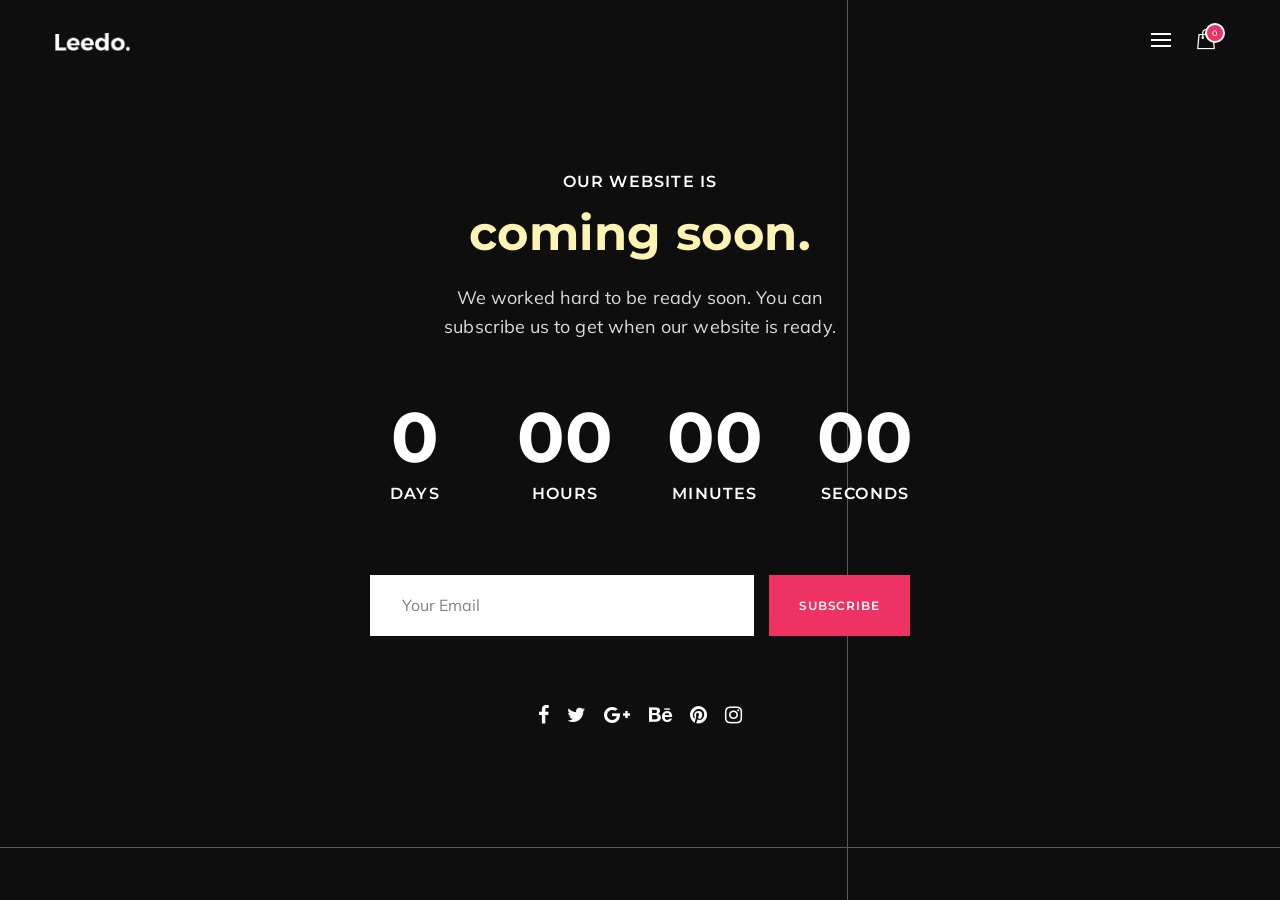
<file: coming-soon-01.html>
<!DOCTYPE html>
<html class="no-js vlt-is--coming-soon-01 vlt-is--header-fullscreen vlt-is--footer-style-1 vlt-is--footer-fixed vlt-is--lowercase-mode" lang="en">

<head>
	<meta charset="utf-8">
	<title>Leedo - Coming Soon 01</title>
	<meta name="description" content="Modern, Colorful &amp; Creative Portfolio HTML5 Template">
	<meta http-equiv="X-UA-Compatible" content="IE=edge">
	<meta name="viewport" content="width=device-width, initial-scale=1, maximum-scale=1">
	<!--Favicon-->
	<link rel="icon" type="image/png" href="assets/img/root/favicon.png">
	<!--Framework-->
	<link rel="stylesheet" href="assets/css/framework/bootstrap.min.css">
	<!--Plugins-->
	<link rel="stylesheet" href="assets/css/vlt-plugins.css">
	<!--Fonts-->
	<link href="https://fonts.googleapis.com/css?family=Montserrat:400,500,600,700,800%7CMuli:400,400i,600%7CPlayfair+Display:700i" rel="stylesheet">
	<!--Icons-->
	<link rel="stylesheet" href="assets/fonts/fontawesome/font-awesome.min.css">
	<link rel="stylesheet" href="assets/fonts/leedo/style.css">
	<!--Style-->
	<link rel="stylesheet" href="assets/css/vlt-style.min.css">
	<!--Custom-->
	<link rel="stylesheet" href="assets/css/custom.css">
</head>

<body>
	<!--Preloader-->
	<div class="vlt-site-preloader">
		<div class="image"><img src="assets/img/root/preloader.gif" alt=""></div>
	</div>
	<!--Site Wrapper-->
	<div class="vlt-site-wrapper">
		<!--Site Wrapper Inner-->
		<div class="vlt-site-wrapper__inner">
			<!--Header-->
			<div class="d-none d-lg-block">
				<header class="vlt-header vlt-header--fullscreen">
					<div class="vlt-navbar vlt-navbar--main vlt-navbar--transparent-always vlt-navbar--white-text-on-top">
						<div class="container">
							<div class="vlt-navbar-inner">
								<div class="vlt-navbar-inner--left">
									<!--Logo--><a class="vlt-navbar-logo" href="index.html"><img class="black" src="assets/img/root/logo--default-black.png" alt="" style="height: 18px;"><img class="white" src="assets/img/root/logo--default-white.png" alt="" style="height: 18px;"></a>
								</div>
								<div class="vlt-navbar-inner--right">
									<div class="d-flex align-items-center"><a class="vlt-menu-burger" href="#" id="vlt-fullscreen-menu-open"><span class="line line-one"><span></span></span><span class="line line-two"><span></span></span><span class="line line-three"><span></span></span></a><a class="vlt-menu-shop-cart" href="shop-cart.html"><i class="leedo-paper-bag"></i><span>0</span></a></div>
								</div>
							</div>
						</div>
					</div>
				</header>
				<div class="vlt-fullscreen-navigation-holder">
					<div class="vlt-navbar vlt-navbar--white-text-on-top">
						<div class="container">
							<div class="vlt-navbar-inner">
								<div class="vlt-navbar-inner--left">
									<!--Logo--><a class="vlt-navbar-logo" href="index.html"><img class="black" src="assets/img/root/logo--default-black.png" alt="" style="height: 18px;"><img class="white" src="assets/img/root/logo--default-white.png" alt="" style="height: 18px;"></a>
								</div>
								<div class="vlt-navbar-inner--right"><a class="vlt-menu-burger vlt-menu-burger--opened" href="#" id="vlt-fullscreen-menu-close"><span class="line line-one"><span></span></span><span class="line line-two"><span></span></span><span class="line line-three"><span></span></span></a></div>
							</div>
						</div>
					</div>
					<!--Navigation-->
					<nav class="vlt-fullscreen-navigation">
						<!--Menu-->
						<ul class="sf-menu">
							<li class="menu-item-has-children two-columns"><a href="#"><span>Home</span></a>
								<ul class="sub-menu">
									<li><a href="homepage-01.html"><span>Homepage 01</span></a>
									</li>
									<li><a href="homepage-02.html"><span>Homepage 02</span></a>
									</li>
									<li><a href="homepage-03.html"><span>Homepage 03</span></a>
									</li>
									<li><a href="homepage-04.html"><span>Homepage 04</span></a>
									</li>
									<li><a href="homepage-05.html"><span>Homepage 05</span></a>
									</li>
									<li><a href="homepage-06.html"><span>Homepage 06</span></a>
									</li>
									<li><a href="homepage-07.html"><span>Homepage 07</span></a>
									</li>
									<li><a href="homepage-08.html"><span>Homepage 08</span></a>
									</li>
									<li><a href="homepage-09.html"><span>Homepage 09</span></a>
									</li>
									<li><a href="homepage-10.html"><span>Homepage 10</span></a>
									</li>
									<li><a href="homepage-11.html"><span>Homepage 11</span></a>
									</li>
									<li><a href="homepage-12.html"><span>Homepage 12</span></a>
									</li>
								</ul>
							</li>
							<li class="menu-item-has-children"><a href="#"><span>About</span></a>
								<ul class="sub-menu">
									<li class="menu-item-has-children"><a href="about-us-01.html"><span>About Us</span></a>
										<ul class="sub-menu">
											<li><a href="about-us-01.html"><span>About Us 01</span></a>
											</li>
											<li><a href="about-us-02.html"><span>About Us 02</span></a>
											</li>
											<li><a href="about-us-03.html"><span>About Us 03</span></a>
											</li>
										</ul>
									</li>
									<li><a href="about-me.html"><span>About Me</span></a>
									</li>
								</ul>
							</li>
							<li class="menu-item-has-children"><a href="#"><span>Portfolio</span></a>
								<ul class="sub-menu">
									<li class="menu-item-has-children left"><a href="portfolio-01.html"><span>Layouts</span></a>
										<ul class="sub-menu">
											<li><a href="portfolio-01.html"><span>Portfolio 01</span></a>
											</li>
											<li><a href="portfolio-02.html"><span>Portfolio 02</span></a>
											</li>
											<li><a href="portfolio-03.html"><span>Portfolio 03</span></a>
											</li>
											<li><a href="portfolio-04.html"><span>Portfolio 04</span></a>
											</li>
										</ul>
									</li>
									<li class="menu-item-has-children left"><a href="single-work-01.html"><span>Single Work</span></a>
										<ul class="sub-menu">
											<li><a href="single-work-01.html"><span>Style 01</span></a>
											</li>
											<li><a href="single-work-02.html"><span>Style 02</span></a>
											</li>
											<li><a href="single-work-03.html"><span>Style 03</span></a>
											</li>
											<li><a href="single-work-04.html"><span>Style 04</span></a>
											</li>
											<li><a href="single-work-05.html"><span>Style 05</span></a>
											</li>
											<li><a href="single-work-06.html"><span>Style 06</span></a>
											</li>
											<li><a href="single-work-07.html"><span>Style 07</span></a>
											</li>
										</ul>
									</li>
								</ul>
							</li>
							<li class="menu-item-has-children"><a href="#"><span>Blog</span></a>
								<ul class="sub-menu">
									<li class="menu-item-has-children left"><a href="blog-01.html"><span>Layouts</span></a>
										<ul class="sub-menu">
											<li><a href="blog-01.html"><span>Blog 01</span></a>
											</li>
											<li><a href="blog-02.html"><span>Blog 02</span></a>
											</li>
											<li><a href="blog-03.html"><span>Blog 03</span></a>
											</li>
											<li><a href="blog-04.html"><span>Blog 04</span></a>
											</li>
											<li><a href="blog-05.html"><span>Blog 05</span></a>
											</li>
											<li><a href="blog-06.html"><span>Blog 06</span></a>
											</li>
											<li><a href="blog-07.html"><span>Blog 07</span></a>
											</li>
										</ul>
									</li>
									<li class="menu-item-has-children left"><a href="single-post-01.html"><span>Single Post</span></a>
										<ul class="sub-menu">
											<li><a href="single-post-01.html"><span>Style 01</span></a>
											</li>
											<li><a href="single-post-02.html"><span>Style 02</span></a>
											</li>
											<li><a href="single-post-03.html"><span>Style 03</span></a>
											</li>
											<li><a href="single-post-04.html"><span>Style 04</span></a>
											</li>
											<li><a href="single-post-05.html"><span>Style 05</span></a>
											</li>
											<li><a href="single-post-06.html"><span>Style 06</span></a>
											</li>
											<li><a href="single-post-07.html"><span>Style 07</span></a>
											</li>
										</ul>
									</li>
								</ul>
							</li>
							<li class="menu-item-has-children"><a href="#"><span>Pages</span></a>
								<ul class="sub-menu">
									<li class="menu-item-has-children left"><a href="services-01.html"><span>Services</span></a>
										<ul class="sub-menu">
											<li><a href="services-01.html"><span>Services 01</span></a>
											</li>
											<li><a href="services-02.html"><span>Services 02</span></a>
											</li>
											<li><a href="services-03.html"><span>Services 03</span></a>
											</li>
										</ul>
									</li>
									<li class="menu-item-has-children left"><a href="contact-us-01.html"><span>Contact Us</span></a>
										<ul class="sub-menu">
											<li><a href="contact-us-01.html"><span>Contact Us 01</span></a>
											</li>
											<li><a href="contact-us-02.html"><span>Contact Us 02</span></a>
											</li>
										</ul>
									</li>
									<li class="menu-item-has-children left"><a href="coming-soon-01.html"><span>Coming Soon</span></a>
										<ul class="sub-menu">
											<li class=" current-menu-item"><a href="coming-soon-01.html"><span>Coming Soon 01</span></a>
											</li>
											<li><a href="coming-soon-02.html"><span>Coming Soon 02</span></a>
											</li>
										</ul>
									</li>
									<li><a href="404.html"><span>Page 404</span></a>
									</li>
								</ul>
							</li>
							<li class="menu-item-has-children left"><a href="#"><span>Shop</span></a>
								<ul class="sub-menu">
									<li class="menu-item-has-children left"><a href="shop-01.html"><span>Layouts</span></a>
										<ul class="sub-menu">
											<li><a href="shop-01.html"><span>Shop 01</span></a>
											</li>
											<li><a href="shop-02.html"><span>Shop 02</span></a>
											</li>
											<li><a href="shop-03.html"><span>Shop 03</span></a>
											</li>
											<li><a href="shop-04.html"><span>Shop 04</span></a>
											</li>
										</ul>
									</li>
									<li><a href="shop-cart.html"><span>Cart</span></a>
									</li>
								</ul>
							</li>
						</ul>
					</nav>
				</div>
			</div>
			<div class="d-lg-none d-sm-block">
				<header class="vlt-header vlt-header--opaque vlt-header--mobile">
					<nav class="vlt-navbar vlt-navbar--mobile">
						<div class="container">
							<div class="vlt-navbar-inner no-gutters">
								<div class="col text-left"><a class="vlt-menu-burger" href="#" id="vlt-mobile-menu-toggle"><span class="line line-one"><span></span></span><span class="line line-two"><span></span></span><span class="line line-three"><span></span></span></a></div>
								<div class="col text-center">
									<!--Logo--><a class="vlt-navbar-logo" href="index.html"><img src="assets/img/root/logo--aside.png" alt="" style="height: 26px;"></a>
								</div>
								<div class="col text-right"><a class="vlt-menu-shop-cart" href="shop-cart.html"><i class="leedo-paper-bag"></i><span>0</span></a></div>
							</div>
						</div>
					</nav>
					<!--Navigation-->
					<nav class="vlt-mobile-navigation">
						<div class="container">
							<!--Menu-->
							<ul class="sf-menu">
								<li class="menu-item-has-children two-columns"><a href="#"><span>Home</span></a>
									<ul class="sub-menu">
										<li><a href="homepage-01.html"><span>Homepage 01</span></a>
										</li>
										<li><a href="homepage-02.html"><span>Homepage 02</span></a>
										</li>
										<li><a href="homepage-03.html"><span>Homepage 03</span></a>
										</li>
										<li><a href="homepage-04.html"><span>Homepage 04</span></a>
										</li>
										<li><a href="homepage-05.html"><span>Homepage 05</span></a>
										</li>
										<li><a href="homepage-06.html"><span>Homepage 06</span></a>
										</li>
										<li><a href="homepage-07.html"><span>Homepage 07</span></a>
										</li>
										<li><a href="homepage-08.html"><span>Homepage 08</span></a>
										</li>
										<li><a href="homepage-09.html"><span>Homepage 09</span></a>
										</li>
										<li><a href="homepage-10.html"><span>Homepage 10</span></a>
										</li>
										<li><a href="homepage-11.html"><span>Homepage 11</span></a>
										</li>
										<li><a href="homepage-12.html"><span>Homepage 12</span></a>
										</li>
									</ul>
								</li>
								<li class="menu-item-has-children"><a href="#"><span>About</span></a>
									<ul class="sub-menu">
										<li class="menu-item-has-children"><a href="about-us-01.html"><span>About Us</span></a>
											<ul class="sub-menu">
												<li><a href="about-us-01.html"><span>About Us 01</span></a>
												</li>
												<li><a href="about-us-02.html"><span>About Us 02</span></a>
												</li>
												<li><a href="about-us-03.html"><span>About Us 03</span></a>
												</li>
											</ul>
										</li>
										<li><a href="about-me.html"><span>About Me</span></a>
										</li>
									</ul>
								</li>
								<li class="menu-item-has-children"><a href="#"><span>Portfolio</span></a>
									<ul class="sub-menu">
										<li class="menu-item-has-children left"><a href="portfolio-01.html"><span>Layouts</span></a>
											<ul class="sub-menu">
												<li><a href="portfolio-01.html"><span>Portfolio 01</span></a>
												</li>
												<li><a href="portfolio-02.html"><span>Portfolio 02</span></a>
												</li>
												<li><a href="portfolio-03.html"><span>Portfolio 03</span></a>
												</li>
												<li><a href="portfolio-04.html"><span>Portfolio 04</span></a>
												</li>
											</ul>
										</li>
										<li class="menu-item-has-children left"><a href="single-work-01.html"><span>Single Work</span></a>
											<ul class="sub-menu">
												<li><a href="single-work-01.html"><span>Style 01</span></a>
												</li>
												<li><a href="single-work-02.html"><span>Style 02</span></a>
												</li>
												<li><a href="single-work-03.html"><span>Style 03</span></a>
												</li>
												<li><a href="single-work-04.html"><span>Style 04</span></a>
												</li>
												<li><a href="single-work-05.html"><span>Style 05</span></a>
												</li>
												<li><a href="single-work-06.html"><span>Style 06</span></a>
												</li>
												<li><a href="single-work-07.html"><span>Style 07</span></a>
												</li>
											</ul>
										</li>
									</ul>
								</li>
								<li class="menu-item-has-children"><a href="#"><span>Blog</span></a>
									<ul class="sub-menu">
										<li class="menu-item-has-children left"><a href="blog-01.html"><span>Layouts</span></a>
											<ul class="sub-menu">
												<li><a href="blog-01.html"><span>Blog 01</span></a>
												</li>
												<li><a href="blog-02.html"><span>Blog 02</span></a>
												</li>
												<li><a href="blog-03.html"><span>Blog 03</span></a>
												</li>
												<li><a href="blog-04.html"><span>Blog 04</span></a>
												</li>
												<li><a href="blog-05.html"><span>Blog 05</span></a>
												</li>
												<li><a href="blog-06.html"><span>Blog 06</span></a>
												</li>
												<li><a href="blog-07.html"><span>Blog 07</span></a>
												</li>
											</ul>
										</li>
										<li class="menu-item-has-children left"><a href="single-post-01.html"><span>Single Post</span></a>
											<ul class="sub-menu">
												<li><a href="single-post-01.html"><span>Style 01</span></a>
												</li>
												<li><a href="single-post-02.html"><span>Style 02</span></a>
												</li>
												<li><a href="single-post-03.html"><span>Style 03</span></a>
												</li>
												<li><a href="single-post-04.html"><span>Style 04</span></a>
												</li>
												<li><a href="single-post-05.html"><span>Style 05</span></a>
												</li>
												<li><a href="single-post-06.html"><span>Style 06</span></a>
												</li>
												<li><a href="single-post-07.html"><span>Style 07</span></a>
												</li>
											</ul>
										</li>
									</ul>
								</li>
								<li class="menu-item-has-children"><a href="#"><span>Pages</span></a>
									<ul class="sub-menu">
										<li class="menu-item-has-children left"><a href="services-01.html"><span>Services</span></a>
											<ul class="sub-menu">
												<li><a href="services-01.html"><span>Services 01</span></a>
												</li>
												<li><a href="services-02.html"><span>Services 02</span></a>
												</li>
												<li><a href="services-03.html"><span>Services 03</span></a>
												</li>
											</ul>
										</li>
										<li class="menu-item-has-children left"><a href="contact-us-01.html"><span>Contact Us</span></a>
											<ul class="sub-menu">
												<li><a href="contact-us-01.html"><span>Contact Us 01</span></a>
												</li>
												<li><a href="contact-us-02.html"><span>Contact Us 02</span></a>
												</li>
											</ul>
										</li>
										<li class="menu-item-has-children left"><a href="coming-soon-01.html"><span>Coming Soon</span></a>
											<ul class="sub-menu">
												<li class=" current-menu-item"><a href="coming-soon-01.html"><span>Coming Soon 01</span></a>
												</li>
												<li><a href="coming-soon-02.html"><span>Coming Soon 02</span></a>
												</li>
											</ul>
										</li>
										<li><a href="404.html"><span>Page 404</span></a>
										</li>
									</ul>
								</li>
								<li class="menu-item-has-children left"><a href="#"><span>Shop</span></a>
									<ul class="sub-menu">
										<li class="menu-item-has-children left"><a href="shop-01.html"><span>Layouts</span></a>
											<ul class="sub-menu">
												<li><a href="shop-01.html"><span>Shop 01</span></a>
												</li>
												<li><a href="shop-02.html"><span>Shop 02</span></a>
												</li>
												<li><a href="shop-03.html"><span>Shop 03</span></a>
												</li>
												<li><a href="shop-04.html"><span>Shop 04</span></a>
												</li>
											</ul>
										</li>
										<li><a href="shop-cart.html"><span>Cart</span></a>
										</li>
									</ul>
								</li>
							</ul>
						</div>
					</nav>
				</header>
			</div>
			<!--Main-->
			<main class="vlt-main">
				<!--Coming Soon 01-->
				<section class="jarallax"><img class="jarallax-img" src="assets/img/attachment-01.jpg" alt="">
					<div class="jarallax-overlay" style="background-color: rgba(20,20,20,0.7);"></div>
					<div class="container">
						<div class="row">
							<div class="col-lg-6 offset-lg-3 min-vh-100 d-flex align-items-center">
								<div>
									<div class="vlt-gap-120"></div>
									<!--Display Text-->
									<h6 class="vlt-display-1 vlt-white-color text-center m-0">Our Website Is</h6>
									<div class="vlt-gap-10"></div>
									<div style="padding: 0 35px;">
										<!--Section Title-->
										<div class="vlt-section-title text-center">
											<h2 style="color:#fdf4b4;">Coming Soon.
											</h2>
											<p style="color:rgba(255,255,255,0.85);">We worked hard to be ready soon. You can subscribe us to get when our website is ready.
											</p>
										</div>
									</div>
									<div class="vlt-gap-60"></div>
									<div class="vlt-custom--8681">
										<!--Countdown Timer-->
										<div class="vlt-countdown vlt-countdown--style-1" data-final-date="2019/12/12"></div>
									</div>
									<div class="vlt-gap-70"></div>
									<!--Subscribe Form-->
									<form class="vlt-subscribe-form vlt-subscribe-form--style-2 vlt-subscribe-form--light" action="https://vlthemes.us12.list-manage.com/subscribe/post?u=e2e50705d767dad5bbc30a9ec&amp;id=9d8cc808e9" style="padding: 0 15px;">
										<div class="d-sm-flex">
											<input class="vlt-border-white" type="email" placeholder="Your Email" name="EMAIL">
											<button class="vlt-btn vlt-btn--primary vlt-btn--effect" type="submit"><span>Subscribe</span></button>
										</div>
										<div class="vlt-alert"></div>
									</form>
									<div class="vlt-gap-65"></div>
									<div class="vlt-custom--9917">
										<!--Social Icons-->
										<div class="vlt-social-icons text-center"><a class="vlt-social-icon vlt-social-icon--style-2 facebook" href="#" target="_blank"><i class="fa fa-facebook"></i></a><a class="vlt-social-icon vlt-social-icon--style-2 twitter" href="#" target="_blank"><i class="fa fa-twitter"></i></a><a class="vlt-social-icon vlt-social-icon--style-2 google-plus" href="#" target="_blank"><i class="fa fa-google-plus"></i></a><a class="vlt-social-icon vlt-social-icon--style-2 behance" href="#" target="_blank"><i class="fa fa-behance"></i></a><a class="vlt-social-icon vlt-social-icon--style-2 pinterest" href="#" target="_blank"><i class="fa fa-pinterest"></i></a><a class="vlt-social-icon vlt-social-icon--style-2 instagram" href="#" target="_blank"><i class="fa fa-instagram"></i></a></div>
									</div>
									<div class="vlt-gap-120"></div>
								</div>
							</div>
						</div>
					</div>
				</section>
			</main>
			<!--Back to Top--><a class="vlt-btn vlt-btn--secondary vlt-btn--effect vlt-btn--go-top hidden" href="#"><span><i class="leedo-chevron-up"></i></span></a>
		</div>
		<!--Footer-->
	</div>
	<!--Libs-->
	<script src="assets/scripts/vlt-plugins.min.js"></script>
	<script src="assets/scripts/vlt-helpers.js"></script>
	<script src="assets/scripts/vlt-controllers.min.js"></script>
</body>

</html>
</file>
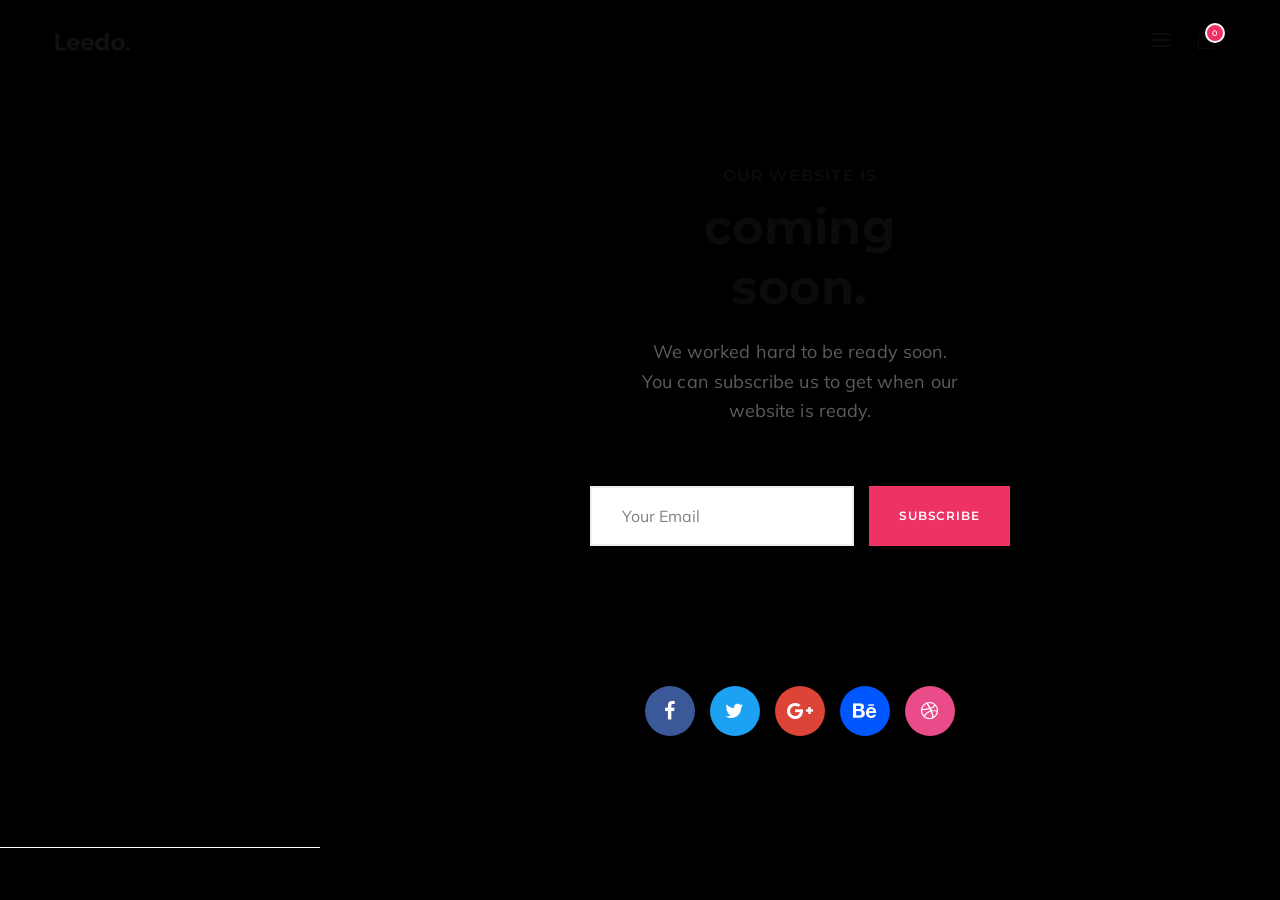
<file: coming-soon-02.html>
<!DOCTYPE html>
<html class="no-js vlt-is--coming-soon-02 vlt-is--header-fullscreen vlt-is--footer-style-1 vlt-is--footer-fixed vlt-is--lowercase-mode" lang="en">

<head>
	<meta charset="utf-8">
	<title>Leedo - Coming Soon 02</title>
	<meta name="description" content="Modern, Colorful &amp; Creative Portfolio HTML5 Template">
	<meta http-equiv="X-UA-Compatible" content="IE=edge">
	<meta name="viewport" content="width=device-width, initial-scale=1, maximum-scale=1">
	<!--Favicon-->
	<link rel="icon" type="image/png" href="assets/img/root/favicon.png">
	<!--Framework-->
	<link rel="stylesheet" href="assets/css/framework/bootstrap.min.css">
	<!--Plugins-->
	<link rel="stylesheet" href="assets/css/vlt-plugins.css">
	<!--Fonts-->
	<link href="https://fonts.googleapis.com/css?family=Montserrat:400,500,600,700,800%7CMuli:400,400i,600%7CPlayfair+Display:700i" rel="stylesheet">
	<!--Icons-->
	<link rel="stylesheet" href="assets/fonts/fontawesome/font-awesome.min.css">
	<link rel="stylesheet" href="assets/fonts/leedo/style.css">
	<!--Style-->
	<link rel="stylesheet" href="assets/css/vlt-style.min.css">
	<!--Custom-->
	<link rel="stylesheet" href="assets/css/custom.css">
</head>

<body>
	<!--Preloader-->
	<div class="vlt-site-preloader">
		<div class="image"><img src="assets/img/root/preloader.gif" alt=""></div>
	</div>
	<!--Site Wrapper-->
	<div class="vlt-site-wrapper">
		<!--Site Wrapper Inner-->
		<div class="vlt-site-wrapper__inner">
			<!--Header-->
			<div class="d-none d-lg-block">
				<header class="vlt-header vlt-header--fullscreen">
					<div class="vlt-navbar vlt-navbar--main vlt-navbar--transparent-always">
						<div class="container">
							<div class="vlt-navbar-inner">
								<div class="vlt-navbar-inner--left">
									<!--Logo--><a class="vlt-navbar-logo" href="index.html"><img class="black" src="assets/img/root/logo--default-black.png" alt="" style="height: 18px;"><img class="white" src="assets/img/root/logo--default-white.png" alt="" style="height: 18px;"></a>
								</div>
								<div class="vlt-navbar-inner--right">
									<div class="d-flex align-items-center"><a class="vlt-menu-burger" href="#" id="vlt-fullscreen-menu-open"><span class="line line-one"><span></span></span><span class="line line-two"><span></span></span><span class="line line-three"><span></span></span></a><a class="vlt-menu-shop-cart" href="shop-cart.html"><i class="leedo-paper-bag"></i><span>0</span></a></div>
								</div>
							</div>
						</div>
					</div>
				</header>
				<div class="vlt-fullscreen-navigation-holder">
					<div class="vlt-navbar vlt-navbar--white-text-on-top">
						<div class="container">
							<div class="vlt-navbar-inner">
								<div class="vlt-navbar-inner--left">
									<!--Logo--><a class="vlt-navbar-logo" href="index.html"><img class="black" src="assets/img/root/logo--default-black.png" alt="" style="height: 18px;"><img class="white" src="assets/img/root/logo--default-white.png" alt="" style="height: 18px;"></a>
								</div>
								<div class="vlt-navbar-inner--right"><a class="vlt-menu-burger vlt-menu-burger--opened" href="#" id="vlt-fullscreen-menu-close"><span class="line line-one"><span></span></span><span class="line line-two"><span></span></span><span class="line line-three"><span></span></span></a></div>
							</div>
						</div>
					</div>
					<!--Navigation-->
					<nav class="vlt-fullscreen-navigation">
						<!--Menu-->
						<ul class="sf-menu">
							<li class="menu-item-has-children two-columns"><a href="#"><span>Home</span></a>
								<ul class="sub-menu">
									<li><a href="homepage-01.html"><span>Homepage 01</span></a>
									</li>
									<li><a href="homepage-02.html"><span>Homepage 02</span></a>
									</li>
									<li><a href="homepage-03.html"><span>Homepage 03</span></a>
									</li>
									<li><a href="homepage-04.html"><span>Homepage 04</span></a>
									</li>
									<li><a href="homepage-05.html"><span>Homepage 05</span></a>
									</li>
									<li><a href="homepage-06.html"><span>Homepage 06</span></a>
									</li>
									<li><a href="homepage-07.html"><span>Homepage 07</span></a>
									</li>
									<li><a href="homepage-08.html"><span>Homepage 08</span></a>
									</li>
									<li><a href="homepage-09.html"><span>Homepage 09</span></a>
									</li>
									<li><a href="homepage-10.html"><span>Homepage 10</span></a>
									</li>
									<li><a href="homepage-11.html"><span>Homepage 11</span></a>
									</li>
									<li><a href="homepage-12.html"><span>Homepage 12</span></a>
									</li>
								</ul>
							</li>
							<li class="menu-item-has-children"><a href="#"><span>About</span></a>
								<ul class="sub-menu">
									<li class="menu-item-has-children"><a href="about-us-01.html"><span>About Us</span></a>
										<ul class="sub-menu">
											<li><a href="about-us-01.html"><span>About Us 01</span></a>
											</li>
											<li><a href="about-us-02.html"><span>About Us 02</span></a>
											</li>
											<li><a href="about-us-03.html"><span>About Us 03</span></a>
											</li>
										</ul>
									</li>
									<li><a href="about-me.html"><span>About Me</span></a>
									</li>
								</ul>
							</li>
							<li class="menu-item-has-children"><a href="#"><span>Portfolio</span></a>
								<ul class="sub-menu">
									<li class="menu-item-has-children left"><a href="portfolio-01.html"><span>Layouts</span></a>
										<ul class="sub-menu">
											<li><a href="portfolio-01.html"><span>Portfolio 01</span></a>
											</li>
											<li><a href="portfolio-02.html"><span>Portfolio 02</span></a>
											</li>
											<li><a href="portfolio-03.html"><span>Portfolio 03</span></a>
											</li>
											<li><a href="portfolio-04.html"><span>Portfolio 04</span></a>
											</li>
										</ul>
									</li>
									<li class="menu-item-has-children left"><a href="single-work-01.html"><span>Single Work</span></a>
										<ul class="sub-menu">
											<li><a href="single-work-01.html"><span>Style 01</span></a>
											</li>
											<li><a href="single-work-02.html"><span>Style 02</span></a>
											</li>
											<li><a href="single-work-03.html"><span>Style 03</span></a>
											</li>
											<li><a href="single-work-04.html"><span>Style 04</span></a>
											</li>
											<li><a href="single-work-05.html"><span>Style 05</span></a>
											</li>
											<li><a href="single-work-06.html"><span>Style 06</span></a>
											</li>
											<li><a href="single-work-07.html"><span>Style 07</span></a>
											</li>
										</ul>
									</li>
								</ul>
							</li>
							<li class="menu-item-has-children"><a href="#"><span>Blog</span></a>
								<ul class="sub-menu">
									<li class="menu-item-has-children left"><a href="blog-01.html"><span>Layouts</span></a>
										<ul class="sub-menu">
											<li><a href="blog-01.html"><span>Blog 01</span></a>
											</li>
											<li><a href="blog-02.html"><span>Blog 02</span></a>
											</li>
											<li><a href="blog-03.html"><span>Blog 03</span></a>
											</li>
											<li><a href="blog-04.html"><span>Blog 04</span></a>
											</li>
											<li><a href="blog-05.html"><span>Blog 05</span></a>
											</li>
											<li><a href="blog-06.html"><span>Blog 06</span></a>
											</li>
											<li><a href="blog-07.html"><span>Blog 07</span></a>
											</li>
										</ul>
									</li>
									<li class="menu-item-has-children left"><a href="single-post-01.html"><span>Single Post</span></a>
										<ul class="sub-menu">
											<li><a href="single-post-01.html"><span>Style 01</span></a>
											</li>
											<li><a href="single-post-02.html"><span>Style 02</span></a>
											</li>
											<li><a href="single-post-03.html"><span>Style 03</span></a>
											</li>
											<li><a href="single-post-04.html"><span>Style 04</span></a>
											</li>
											<li><a href="single-post-05.html"><span>Style 05</span></a>
											</li>
											<li><a href="single-post-06.html"><span>Style 06</span></a>
											</li>
											<li><a href="single-post-07.html"><span>Style 07</span></a>
											</li>
										</ul>
									</li>
								</ul>
							</li>
							<li class="menu-item-has-children"><a href="#"><span>Pages</span></a>
								<ul class="sub-menu">
									<li class="menu-item-has-children left"><a href="services-01.html"><span>Services</span></a>
										<ul class="sub-menu">
											<li><a href="services-01.html"><span>Services 01</span></a>
											</li>
											<li><a href="services-02.html"><span>Services 02</span></a>
											</li>
											<li><a href="services-03.html"><span>Services 03</span></a>
											</li>
										</ul>
									</li>
									<li class="menu-item-has-children left"><a href="contact-us-01.html"><span>Contact Us</span></a>
										<ul class="sub-menu">
											<li><a href="contact-us-01.html"><span>Contact Us 01</span></a>
											</li>
											<li><a href="contact-us-02.html"><span>Contact Us 02</span></a>
											</li>
										</ul>
									</li>
									<li class="menu-item-has-children left"><a href="coming-soon-01.html"><span>Coming Soon</span></a>
										<ul class="sub-menu">
											<li><a href="coming-soon-01.html"><span>Coming Soon 01</span></a>
											</li>
											<li class=" current-menu-item"><a href="coming-soon-02.html"><span>Coming Soon 02</span></a>
											</li>
										</ul>
									</li>
									<li><a href="404.html"><span>Page 404</span></a>
									</li>
								</ul>
							</li>
							<li class="menu-item-has-children left"><a href="#"><span>Shop</span></a>
								<ul class="sub-menu">
									<li class="menu-item-has-children left"><a href="shop-01.html"><span>Layouts</span></a>
										<ul class="sub-menu">
											<li><a href="shop-01.html"><span>Shop 01</span></a>
											</li>
											<li><a href="shop-02.html"><span>Shop 02</span></a>
											</li>
											<li><a href="shop-03.html"><span>Shop 03</span></a>
											</li>
											<li><a href="shop-04.html"><span>Shop 04</span></a>
											</li>
										</ul>
									</li>
									<li><a href="shop-cart.html"><span>Cart</span></a>
									</li>
								</ul>
							</li>
						</ul>
					</nav>
				</div>
			</div>
			<div class="d-lg-none d-sm-block">
				<header class="vlt-header vlt-header--opaque vlt-header--mobile">
					<nav class="vlt-navbar vlt-navbar--mobile">
						<div class="container">
							<div class="vlt-navbar-inner no-gutters">
								<div class="col text-left"><a class="vlt-menu-burger" href="#" id="vlt-mobile-menu-toggle"><span class="line line-one"><span></span></span><span class="line line-two"><span></span></span><span class="line line-three"><span></span></span></a></div>
								<div class="col text-center">
									<!--Logo--><a class="vlt-navbar-logo" href="index.html"><img src="assets/img/root/logo--aside.png" alt="" style="height: 26px;"></a>
								</div>
								<div class="col text-right"><a class="vlt-menu-shop-cart" href="shop-cart.html"><i class="leedo-paper-bag"></i><span>0</span></a></div>
							</div>
						</div>
					</nav>
					<!--Navigation-->
					<nav class="vlt-mobile-navigation">
						<div class="container">
							<!--Menu-->
							<ul class="sf-menu">
								<li class="menu-item-has-children two-columns"><a href="#"><span>Home</span></a>
									<ul class="sub-menu">
										<li><a href="homepage-01.html"><span>Homepage 01</span></a>
										</li>
										<li><a href="homepage-02.html"><span>Homepage 02</span></a>
										</li>
										<li><a href="homepage-03.html"><span>Homepage 03</span></a>
										</li>
										<li><a href="homepage-04.html"><span>Homepage 04</span></a>
										</li>
										<li><a href="homepage-05.html"><span>Homepage 05</span></a>
										</li>
										<li><a href="homepage-06.html"><span>Homepage 06</span></a>
										</li>
										<li><a href="homepage-07.html"><span>Homepage 07</span></a>
										</li>
										<li><a href="homepage-08.html"><span>Homepage 08</span></a>
										</li>
										<li><a href="homepage-09.html"><span>Homepage 09</span></a>
										</li>
										<li><a href="homepage-10.html"><span>Homepage 10</span></a>
										</li>
										<li><a href="homepage-11.html"><span>Homepage 11</span></a>
										</li>
										<li><a href="homepage-12.html"><span>Homepage 12</span></a>
										</li>
									</ul>
								</li>
								<li class="menu-item-has-children"><a href="#"><span>About</span></a>
									<ul class="sub-menu">
										<li class="menu-item-has-children"><a href="about-us-01.html"><span>About Us</span></a>
											<ul class="sub-menu">
												<li><a href="about-us-01.html"><span>About Us 01</span></a>
												</li>
												<li><a href="about-us-02.html"><span>About Us 02</span></a>
												</li>
												<li><a href="about-us-03.html"><span>About Us 03</span></a>
												</li>
											</ul>
										</li>
										<li><a href="about-me.html"><span>About Me</span></a>
										</li>
									</ul>
								</li>
								<li class="menu-item-has-children"><a href="#"><span>Portfolio</span></a>
									<ul class="sub-menu">
										<li class="menu-item-has-children left"><a href="portfolio-01.html"><span>Layouts</span></a>
											<ul class="sub-menu">
												<li><a href="portfolio-01.html"><span>Portfolio 01</span></a>
												</li>
												<li><a href="portfolio-02.html"><span>Portfolio 02</span></a>
												</li>
												<li><a href="portfolio-03.html"><span>Portfolio 03</span></a>
												</li>
												<li><a href="portfolio-04.html"><span>Portfolio 04</span></a>
												</li>
											</ul>
										</li>
										<li class="menu-item-has-children left"><a href="single-work-01.html"><span>Single Work</span></a>
											<ul class="sub-menu">
												<li><a href="single-work-01.html"><span>Style 01</span></a>
												</li>
												<li><a href="single-work-02.html"><span>Style 02</span></a>
												</li>
												<li><a href="single-work-03.html"><span>Style 03</span></a>
												</li>
												<li><a href="single-work-04.html"><span>Style 04</span></a>
												</li>
												<li><a href="single-work-05.html"><span>Style 05</span></a>
												</li>
												<li><a href="single-work-06.html"><span>Style 06</span></a>
												</li>
												<li><a href="single-work-07.html"><span>Style 07</span></a>
												</li>
											</ul>
										</li>
									</ul>
								</li>
								<li class="menu-item-has-children"><a href="#"><span>Blog</span></a>
									<ul class="sub-menu">
										<li class="menu-item-has-children left"><a href="blog-01.html"><span>Layouts</span></a>
											<ul class="sub-menu">
												<li><a href="blog-01.html"><span>Blog 01</span></a>
												</li>
												<li><a href="blog-02.html"><span>Blog 02</span></a>
												</li>
												<li><a href="blog-03.html"><span>Blog 03</span></a>
												</li>
												<li><a href="blog-04.html"><span>Blog 04</span></a>
												</li>
												<li><a href="blog-05.html"><span>Blog 05</span></a>
												</li>
												<li><a href="blog-06.html"><span>Blog 06</span></a>
												</li>
												<li><a href="blog-07.html"><span>Blog 07</span></a>
												</li>
											</ul>
										</li>
										<li class="menu-item-has-children left"><a href="single-post-01.html"><span>Single Post</span></a>
											<ul class="sub-menu">
												<li><a href="single-post-01.html"><span>Style 01</span></a>
												</li>
												<li><a href="single-post-02.html"><span>Style 02</span></a>
												</li>
												<li><a href="single-post-03.html"><span>Style 03</span></a>
												</li>
												<li><a href="single-post-04.html"><span>Style 04</span></a>
												</li>
												<li><a href="single-post-05.html"><span>Style 05</span></a>
												</li>
												<li><a href="single-post-06.html"><span>Style 06</span></a>
												</li>
												<li><a href="single-post-07.html"><span>Style 07</span></a>
												</li>
											</ul>
										</li>
									</ul>
								</li>
								<li class="menu-item-has-children"><a href="#"><span>Pages</span></a>
									<ul class="sub-menu">
										<li class="menu-item-has-children left"><a href="services-01.html"><span>Services</span></a>
											<ul class="sub-menu">
												<li><a href="services-01.html"><span>Services 01</span></a>
												</li>
												<li><a href="services-02.html"><span>Services 02</span></a>
												</li>
												<li><a href="services-03.html"><span>Services 03</span></a>
												</li>
											</ul>
										</li>
										<li class="menu-item-has-children left"><a href="contact-us-01.html"><span>Contact Us</span></a>
											<ul class="sub-menu">
												<li><a href="contact-us-01.html"><span>Contact Us 01</span></a>
												</li>
												<li><a href="contact-us-02.html"><span>Contact Us 02</span></a>
												</li>
											</ul>
										</li>
										<li class="menu-item-has-children left"><a href="coming-soon-01.html"><span>Coming Soon</span></a>
											<ul class="sub-menu">
												<li><a href="coming-soon-01.html"><span>Coming Soon 01</span></a>
												</li>
												<li class=" current-menu-item"><a href="coming-soon-02.html"><span>Coming Soon 02</span></a>
												</li>
											</ul>
										</li>
										<li><a href="404.html"><span>Page 404</span></a>
										</li>
									</ul>
								</li>
								<li class="menu-item-has-children left"><a href="#"><span>Shop</span></a>
									<ul class="sub-menu">
										<li class="menu-item-has-children left"><a href="shop-01.html"><span>Layouts</span></a>
											<ul class="sub-menu">
												<li><a href="shop-01.html"><span>Shop 01</span></a>
												</li>
												<li><a href="shop-02.html"><span>Shop 02</span></a>
												</li>
												<li><a href="shop-03.html"><span>Shop 03</span></a>
												</li>
												<li><a href="shop-04.html"><span>Shop 04</span></a>
												</li>
											</ul>
										</li>
										<li><a href="shop-cart.html"><span>Cart</span></a>
										</li>
									</ul>
								</li>
							</ul>
						</div>
					</nav>
				</header>
			</div>
			<!--Main-->
			<main class="vlt-main">
				<!--Coming Soon 02-->
				<section>
					<div class="container-fluid">
						<div class="row">
							<div class="col-lg-3 min-vh-100 d-none d-lg-block jarallax"><img class="jarallax-img" src="assets/img/attachment-03.jpg" alt=""></div>
							<div class="col-lg-9 jarallax"><img class="jarallax-img" src="assets/img/attachment-02.jpg" alt="">
								<div class="row">
									<div class="col-lg-6 offset-lg-3 min-vh-100 d-flex align-items-center">
										<div>
											<div class="vlt-gap-120"></div>
											<!--Display Text-->
											<h6 class="vlt-display-1 text-center m-0">Our Website Is</h6>
											<div class="vlt-gap-10"></div>
											<div style="padding: 0 30px;">
												<!--Section Title-->
												<div class="vlt-section-title text-center">
													<h2>Coming Soon.
													</h2>
													<p>We worked hard to be ready soon. You can subscribe us to get when our website is ready.
													</p>
												</div>
											</div>
											<div class="vlt-gap-60"></div>
											<!--Subscribe Form-->
											<form class="vlt-subscribe-form vlt-subscribe-form--style-1 vlt-subscribe-form--dark" action="https://vlthemes.us12.list-manage.com/subscribe/post?u=e2e50705d767dad5bbc30a9ec&amp;id=9d8cc808e9" style="padding: 0 15px;">
												<div class="d-sm-flex">
													<input type="email" placeholder="Your Email" name="EMAIL">
													<button class="vlt-btn vlt-btn--primary vlt-btn--effect" type="submit"><span>Subscribe</span></button>
												</div>
												<div class="vlt-alert"></div>
											</form>
											<div class="vlt-gap-140"></div>
											<!--Social Icons-->
											<div class="vlt-social-icons text-center"><a class="vlt-social-icon vlt-social-icon--style-1 facebook" href="#" target="_blank"><i class="fa fa-facebook"></i></a><a class="vlt-social-icon vlt-social-icon--style-1 twitter" href="#" target="_blank"><i class="fa fa-twitter"></i></a><a class="vlt-social-icon vlt-social-icon--style-1 google-plus" href="#" target="_blank"><i class="fa fa-google-plus"></i></a><a class="vlt-social-icon vlt-social-icon--style-1 behance" href="#" target="_blank"><i class="fa fa-behance"></i></a><a class="vlt-social-icon vlt-social-icon--style-1 dribbble" href="#" target="_blank"><i class="fa fa-dribbble"></i></a></div>
											<div class="vlt-gap-120"></div>
										</div>
									</div>
								</div>
							</div>
						</div>
					</div>
				</section>
			</main>
			<!--Back to Top--><a class="vlt-btn vlt-btn--secondary vlt-btn--effect vlt-btn--go-top hidden" href="#"><span><i class="leedo-chevron-up"></i></span></a>
		</div>
		<!--Footer-->
	</div>
	<!--Libs-->
	<script src="assets/scripts/vlt-plugins.min.js"></script>
	<script src="assets/scripts/vlt-helpers.js"></script>
	<script src="assets/scripts/vlt-controllers.min.js"></script>
</body>

</html>
</file>
<file: assets/revolution/css/settings.css>
/*-----------------------------------------------------------------------------

-	Revolution Slider 5.0 Default Style Settings -

Screen Stylesheet

version:   	5.4.5
date:      	15/05/17
author:		themepunch
email:     	info@themepunch.com
website:   	http://www.themepunch.com
-----------------------------------------------------------------------------*/
#debungcontrolls,.debugtimeline{width:100%;box-sizing:border-box}.rev_column,.rev_column .tp-parallax-wrap,.tp-svg-layer svg{vertical-align:top}#debungcontrolls{z-index:100000;position:fixed;bottom:0;height:auto;background:rgba(0,0,0,.6);padding:10px}.debugtimeline{height:10px;position:relative;margin-bottom:3px;display:none;white-space:nowrap}.debugtimeline:hover{height:15px}.the_timeline_tester{background:#e74c3c;position:absolute;top:0;left:0;height:100%;width:0}.rs-go-fullscreen{position:fixed!important;width:100%!important;height:100%!important;top:0!important;left:0!important;z-index:9999999!important;background:#fff!important}.debugtimeline.tl_slide .the_timeline_tester{background:#f39c12}.debugtimeline.tl_frame .the_timeline_tester{background:#3498db}.debugtimline_txt{color:#fff;font-weight:400;font-size:7px;position:absolute;left:10px;top:0;white-space:nowrap;line-height:10px}.rtl{direction:rtl}@font-face{font-family:revicons;src:url(../fonts/revicons/revicons.eot?5510888);src:url(../fonts/revicons/revicons.eot?5510888#iefix) format('embedded-opentype'),url(../fonts/revicons/revicons.woff?5510888) format('woff'),url(../fonts/revicons/revicons.ttf?5510888) format('truetype'),url(../fonts/revicons/revicons.svg?5510888#revicons) format('svg');font-weight:400;font-style:normal}[class*=" revicon-"]:before,[class^=revicon-]:before{font-family:revicons;font-style:normal;font-weight:400;speak:none;display:inline-block;text-decoration:inherit;width:1em;margin-right:.2em;text-align:center;font-variant:normal;text-transform:none;line-height:1em;margin-left:.2em}.revicon-search-1:before{content:'\e802'}.revicon-pencil-1:before{content:'\e831'}.revicon-picture-1:before{content:'\e803'}.revicon-cancel:before{content:'\e80a'}.revicon-info-circled:before{content:'\e80f'}.revicon-trash:before{content:'\e801'}.revicon-left-dir:before{content:'\e817'}.revicon-right-dir:before{content:'\e818'}.revicon-down-open:before{content:'\e83b'}.revicon-left-open:before{content:'\e819'}.revicon-right-open:before{content:'\e81a'}.revicon-angle-left:before{content:'\e820'}.revicon-angle-right:before{content:'\e81d'}.revicon-left-big:before{content:'\e81f'}.revicon-right-big:before{content:'\e81e'}.revicon-magic:before{content:'\e807'}.revicon-picture:before{content:'\e800'}.revicon-export:before{content:'\e80b'}.revicon-cog:before{content:'\e832'}.revicon-login:before{content:'\e833'}.revicon-logout:before{content:'\e834'}.revicon-video:before{content:'\e805'}.revicon-arrow-combo:before{content:'\e827'}.revicon-left-open-1:before{content:'\e82a'}.revicon-right-open-1:before{content:'\e82b'}.revicon-left-open-mini:before{content:'\e822'}.revicon-right-open-mini:before{content:'\e823'}.revicon-left-open-big:before{content:'\e824'}.revicon-right-open-big:before{content:'\e825'}.revicon-left:before{content:'\e836'}.revicon-right:before{content:'\e826'}.revicon-ccw:before{content:'\e808'}.revicon-arrows-ccw:before{content:'\e806'}.revicon-palette:before{content:'\e829'}.revicon-list-add:before{content:'\e80c'}.revicon-doc:before{content:'\e809'}.revicon-left-open-outline:before{content:'\e82e'}.revicon-left-open-2:before{content:'\e82c'}.revicon-right-open-outline:before{content:'\e82f'}.revicon-right-open-2:before{content:'\e82d'}.revicon-equalizer:before{content:'\e83a'}.revicon-layers-alt:before{content:'\e804'}.revicon-popup:before{content:'\e828'}.rev_slider_wrapper{position:relative;z-index:0;width:100%}.rev_slider{position:relative;overflow:visible}.entry-content .rev_slider a,.rev_slider a{box-shadow:none}.tp-overflow-hidden{overflow:hidden!important}.group_ov_hidden{overflow:hidden}.rev_slider img,.tp-simpleresponsive img{max-width:none!important;transition:none;margin:0;padding:0;border:none}.rev_slider .no-slides-text{font-weight:700;text-align:center;padding-top:80px}.rev_slider>ul,.rev_slider>ul>li,.rev_slider>ul>li:before,.rev_slider_wrapper>ul,.tp-revslider-mainul>li,.tp-revslider-mainul>li:before,.tp-simpleresponsive>ul,.tp-simpleresponsive>ul>li,.tp-simpleresponsive>ul>li:before{list-style:none!important;position:absolute;margin:0!important;padding:0!important;overflow-x:visible;overflow-y:visible;background-image:none;background-position:0 0;text-indent:0;top:0;left:0}.rev_slider>ul>li,.rev_slider>ul>li:before,.tp-revslider-mainul>li,.tp-revslider-mainul>li:before,.tp-simpleresponsive>ul>li,.tp-simpleresponsive>ul>li:before{visibility:hidden}.tp-revslider-mainul,.tp-revslider-slidesli{padding:0!important;margin:0!important;list-style:none!important}.fullscreen-container,.fullwidthbanner-container{padding:0;position:relative}.rev_slider li.tp-revslider-slidesli{position:absolute!important}.tp-caption .rs-untoggled-content{display:block}.tp-caption .rs-toggled-content{display:none}.rs-toggle-content-active.tp-caption .rs-toggled-content{display:block}.rs-toggle-content-active.tp-caption .rs-untoggled-content{display:none}.rev_slider .caption,.rev_slider .tp-caption{position:relative;visibility:hidden;white-space:nowrap;display:block;-webkit-font-smoothing:antialiased!important;z-index:1}.rev_slider .caption,.rev_slider .tp-caption,.tp-simpleresponsive img{-moz-user-select:none;-khtml-user-select:none;-webkit-user-select:none;-o-user-select:none}.rev_slider .tp-mask-wrap .tp-caption,.rev_slider .tp-mask-wrap :last-child,.wpb_text_column .rev_slider .tp-mask-wrap .tp-caption,.wpb_text_column .rev_slider .tp-mask-wrap :last-child{margin-bottom:0}.tp-svg-layer svg{width:100%;height:100%;position:relative}.tp-carousel-wrapper{cursor:url(openhand.cur),move}.tp-carousel-wrapper.dragged{cursor:url(closedhand.cur),move}.tp_inner_padding{box-sizing:border-box;max-height:none!important}.tp-caption.tp-layer-selectable{-moz-user-select:all;-khtml-user-select:all;-webkit-user-select:all;-o-user-select:all}.tp-caption.tp-hidden-caption,.tp-forcenotvisible,.tp-hide-revslider,.tp-parallax-wrap.tp-hidden-caption{visibility:hidden!important;display:none!important}.rev_slider audio,.rev_slider embed,.rev_slider iframe,.rev_slider object,.rev_slider video{max-width:none!important}.tp-element-background{position:absolute;top:0;left:0;width:100%;height:100%;z-index:0}.tp-blockmask,.tp-blockmask_in,.tp-blockmask_out{position:absolute;top:0;left:0;width:100%;height:100%;background:#fff;z-index:1000;transform:scaleX(0) scaleY(0)}.tp-parallax-wrap{transform-style:preserve-3d}.rev_row_zone{position:absolute;width:100%;left:0;box-sizing:border-box;min-height:50px;font-size:0}.rev_column_inner,.rev_slider .tp-caption.rev_row{position:relative;width:100%!important;box-sizing:border-box}.rev_row_zone_top{top:0}.rev_row_zone_middle{top:50%;transform:translateY(-50%)}.rev_row_zone_bottom{bottom:0}.rev_slider .tp-caption.rev_row{display:table;table-layout:fixed;vertical-align:top;height:auto!important;font-size:0}.rev_column{display:table-cell;position:relative;height:auto;box-sizing:border-box;font-size:0}.rev_column_inner{display:block;height:auto!important;white-space:normal!important}.rev_column_bg{width:100%;height:100%;position:absolute;top:0;left:0;z-index:0;box-sizing:border-box;background-clip:content-box;border:0 solid transparent}.tp-caption .backcorner,.tp-caption .backcornertop,.tp-caption .frontcorner,.tp-caption .frontcornertop{height:0;top:0;width:0;position:absolute}.rev_column_inner .tp-loop-wrap,.rev_column_inner .tp-mask-wrap,.rev_column_inner .tp-parallax-wrap{text-align:inherit}.rev_column_inner .tp-mask-wrap{display:inline-block}.rev_column_inner .tp-parallax-wrap,.rev_column_inner .tp-parallax-wrap .tp-loop-wrap,.rev_column_inner .tp-parallax-wrap .tp-mask-wrap{position:relative!important;left:auto!important;top:auto!important;line-height:0}.tp-video-play-button,.tp-video-play-button i{line-height:50px!important;vertical-align:top;text-align:center}.rev_column_inner .rev_layer_in_column,.rev_column_inner .tp-parallax-wrap,.rev_column_inner .tp-parallax-wrap .tp-loop-wrap,.rev_column_inner .tp-parallax-wrap .tp-mask-wrap{vertical-align:top}.rev_break_columns{display:block!important}.rev_break_columns .tp-parallax-wrap.rev_column{display:block!important;width:100%!important}.fullwidthbanner-container{overflow:hidden}.fullwidthbanner-container .fullwidthabanner{width:100%;position:relative}.tp-static-layers{position:absolute;z-index:101;top:0;left:0}.tp-caption .frontcorner{border-left:40px solid transparent;border-right:0 solid transparent;border-top:40px solid #00A8FF;left:-40px}.tp-caption .backcorner{border-left:0 solid transparent;border-right:40px solid transparent;border-bottom:40px solid #00A8FF;right:0}.tp-caption .frontcornertop{border-left:40px solid transparent;border-right:0 solid transparent;border-bottom:40px solid #00A8FF;left:-40px}.tp-caption .backcornertop{border-left:0 solid transparent;border-right:40px solid transparent;border-top:40px solid #00A8FF;right:0}.tp-layer-inner-rotation{position:relative!important}img.tp-slider-alternative-image{width:100%;height:auto}.caption.fullscreenvideo,.rs-background-video-layer,.tp-caption.coverscreenvideo,.tp-caption.fullscreenvideo{width:100%;height:100%;top:0;left:0;position:absolute}.noFilterClass{filter:none!important}.rs-background-video-layer{visibility:hidden;z-index:0}.caption.fullscreenvideo audio,.caption.fullscreenvideo iframe,.caption.fullscreenvideo video,.tp-caption.fullscreenvideo iframe,.tp-caption.fullscreenvideo iframe audio,.tp-caption.fullscreenvideo iframe video{width:100%!important;height:100%!important;display:none}.fullcoveredvideo audio,.fullscreenvideo audio .fullcoveredvideo video,.fullscreenvideo video{background:#000}.fullcoveredvideo .tp-poster{background-position:center center;background-size:cover;width:100%;height:100%;top:0;left:0}.videoisplaying .html5vid .tp-poster{display:none}.tp-video-play-button{background:#000;background:rgba(0,0,0,.3);border-radius:5px;position:absolute;top:50%;left:50%;color:#FFF;margin-top:-25px;margin-left:-25px;cursor:pointer;width:50px;height:50px;box-sizing:border-box;display:inline-block;z-index:4;opacity:0;transition:opacity .3s ease-out!important}.tp-audio-html5 .tp-video-play-button,.tp-hiddenaudio{display:none!important}.tp-caption .html5vid{width:100%!important;height:100%!important}.tp-video-play-button i{width:50px;height:50px;display:inline-block;font-size:40px!important}.rs-fullvideo-cover,.tp-dottedoverlay,.tp-shadowcover{height:100%;top:0;left:0;position:absolute}.tp-caption:hover .tp-video-play-button{opacity:1;display:block}.tp-caption .tp-revstop{display:none;border-left:5px solid #fff!important;border-right:5px solid #fff!important;margin-top:15px!important;line-height:20px!important;vertical-align:top;font-size:25px!important}.tp-seek-bar,.tp-video-button,.tp-volume-bar{outline:0;line-height:12px;margin:0;cursor:pointer}.videoisplaying .revicon-right-dir{display:none}.videoisplaying .tp-revstop{display:inline-block}.videoisplaying .tp-video-play-button{display:none}.fullcoveredvideo .tp-video-play-button{display:none!important}.fullscreenvideo .fullscreenvideo audio,.fullscreenvideo .fullscreenvideo video{object-fit:contain!important}.fullscreenvideo .fullcoveredvideo audio,.fullscreenvideo .fullcoveredvideo video{object-fit:cover!important}.tp-video-controls{position:absolute;bottom:0;left:0;right:0;padding:5px;opacity:0;transition:opacity .3s;background-image:linear-gradient(to bottom,#000 13%,#323232 100%);display:table;max-width:100%;overflow:hidden;box-sizing:border-box}.rev-btn.rev-hiddenicon i,.rev-btn.rev-withicon i{transition:all .2s ease-out!important;font-size:15px}.tp-caption:hover .tp-video-controls{opacity:.9}.tp-video-button{background:rgba(0,0,0,.5);border:0;border-radius:3px;font-size:12px;color:#fff;padding:0}.tp-video-button:hover{cursor:pointer}.tp-video-button-wrap,.tp-video-seek-bar-wrap,.tp-video-vol-bar-wrap{padding:0 5px;display:table-cell;vertical-align:middle}.tp-video-seek-bar-wrap{width:80%}.tp-video-vol-bar-wrap{width:20%}.tp-seek-bar,.tp-volume-bar{width:100%;padding:0}.rs-fullvideo-cover{width:100%;background:0 0;z-index:5}.disabled_lc .tp-video-play-button,.rs-background-video-layer audio::-webkit-media-controls,.rs-background-video-layer video::-webkit-media-controls,.rs-background-video-layer video::-webkit-media-controls-start-playback-button{display:none!important}.tp-audio-html5 .tp-video-controls{opacity:1!important;visibility:visible!important}.tp-dottedoverlay{background-repeat:repeat;width:100%;z-index:3}.tp-dottedoverlay.twoxtwo{background:url(../assets/gridtile.png)}.tp-dottedoverlay.twoxtwowhite{background:url(../assets/gridtile_white.png)}.tp-dottedoverlay.threexthree{background:url(../assets/gridtile_3x3.png)}.tp-dottedoverlay.threexthreewhite{background:url(../assets/gridtile_3x3_white.png)}.tp-shadowcover{width:100%;background:#fff;z-index:-1}.tp-shadow1{box-shadow:0 10px 6px -6px rgba(0,0,0,.8)}.tp-shadow2:after,.tp-shadow2:before,.tp-shadow3:before,.tp-shadow4:after{z-index:-2;position:absolute;content:"";bottom:10px;left:10px;width:50%;top:85%;max-width:300px;background:0 0;box-shadow:0 15px 10px rgba(0,0,0,.8);transform:rotate(-3deg)}.tp-shadow2:after,.tp-shadow4:after{transform:rotate(3deg);right:10px;left:auto}.tp-shadow5{position:relative;box-shadow:0 1px 4px rgba(0,0,0,.3),0 0 40px rgba(0,0,0,.1) inset}.tp-shadow5:after,.tp-shadow5:before{content:"";position:absolute;z-index:-2;box-shadow:0 0 25px 0 rgba(0,0,0,.6);top:30%;bottom:0;left:20px;right:20px;border-radius:100px/20px}.tp-button{padding:6px 13px 5px;border-radius:3px;height:30px;cursor:pointer;color:#fff!important;text-shadow:0 1px 1px rgba(0,0,0,.6)!important;font-size:15px;line-height:45px!important;font-family:arial,sans-serif;font-weight:700;letter-spacing:-1px;text-decoration:none}.tp-button.big{color:#fff;text-shadow:0 1px 1px rgba(0,0,0,.6);font-weight:700;padding:9px 20px;font-size:19px;line-height:57px!important}.purchase:hover,.tp-button.big:hover,.tp-button:hover{background-position:bottom,15px 11px}.purchase.green,.purchase:hover.green,.tp-button.green,.tp-button:hover.green{background-color:#21a117;box-shadow:0 3px 0 0 #104d0b}.purchase.blue,.purchase:hover.blue,.tp-button.blue,.tp-button:hover.blue{background-color:#1d78cb;box-shadow:0 3px 0 0 #0f3e68}.purchase.red,.purchase:hover.red,.tp-button.red,.tp-button:hover.red{background-color:#cb1d1d;box-shadow:0 3px 0 0 #7c1212}.purchase.orange,.purchase:hover.orange,.tp-button.orange,.tp-button:hover.orange{background-color:#f70;box-shadow:0 3px 0 0 #a34c00}.purchase.darkgrey,.purchase:hover.darkgrey,.tp-button.darkgrey,.tp-button.grey,.tp-button:hover.darkgrey,.tp-button:hover.grey{background-color:#555;box-shadow:0 3px 0 0 #222}.purchase.lightgrey,.purchase:hover.lightgrey,.tp-button.lightgrey,.tp-button:hover.lightgrey{background-color:#888;box-shadow:0 3px 0 0 #555}.rev-btn,.rev-btn:visited{outline:0!important;box-shadow:none!important;text-decoration:none!important;line-height:44px;font-size:17px;font-weight:500;padding:12px 35px;box-sizing:border-box;font-family:Roboto,sans-serif;cursor:pointer}.rev-btn.rev-uppercase,.rev-btn.rev-uppercase:visited{text-transform:uppercase;letter-spacing:1px;font-size:15px;font-weight:900}.rev-btn.rev-withicon i{font-weight:400;position:relative;top:0;margin-left:10px!important}.rev-btn.rev-hiddenicon i{font-weight:400;position:relative;top:0;opacity:0;margin-left:0!important;width:0!important}.rev-btn.rev-hiddenicon:hover i{opacity:1!important;margin-left:10px!important;width:auto!important}.rev-btn.rev-medium,.rev-btn.rev-medium:visited{line-height:36px;font-size:14px;padding:10px 30px}.rev-btn.rev-medium.rev-hiddenicon i,.rev-btn.rev-medium.rev-withicon i{font-size:14px;top:0}.rev-btn.rev-small,.rev-btn.rev-small:visited{line-height:28px;font-size:12px;padding:7px 20px}.rev-btn.rev-small.rev-hiddenicon i,.rev-btn.rev-small.rev-withicon i{font-size:12px;top:0}.rev-maxround{border-radius:30px}.rev-minround{border-radius:3px}.rev-burger{position:relative;width:60px;height:60px;box-sizing:border-box;padding:22px 0 0 14px;border-radius:50%;border:1px solid rgba(51,51,51,.25);-webkit-tap-highlight-color:transparent;cursor:pointer}.rev-burger span{display:block;width:30px;height:3px;background:#333;transition:.7s;pointer-events:none;transform-style:flat!important}.rev-burger.revb-white span,.rev-burger.revb-whitenoborder span{background:#fff}.rev-burger span:nth-child(2){margin:3px 0}#dialog_addbutton .rev-burger:hover :first-child,.open .rev-burger :first-child,.open.rev-burger :first-child{transform:translateY(6px) rotate(-45deg)}#dialog_addbutton .rev-burger:hover :nth-child(2),.open .rev-burger :nth-child(2),.open.rev-burger :nth-child(2){transform:rotate(-45deg);opacity:0}#dialog_addbutton .rev-burger:hover :last-child,.open .rev-burger :last-child,.open.rev-burger :last-child{transform:translateY(-6px) rotate(-135deg)}.rev-burger.revb-white{border:2px solid rgba(255,255,255,.2)}.rev-burger.revb-darknoborder,.rev-burger.revb-whitenoborder{border:0}.rev-burger.revb-darknoborder span{background:#333}.rev-burger.revb-whitefull{background:#fff;border:none}.rev-burger.revb-whitefull span{background:#333}.rev-burger.revb-darkfull{background:#333;border:none}.rev-burger.revb-darkfull span,.rev-scroll-btn.revs-fullwhite{background:#fff}@keyframes rev-ani-mouse{0%{opacity:1;top:29%}15%{opacity:1;top:50%}50%{opacity:0;top:50%}100%{opacity:0;top:29%}}.rev-scroll-btn{display:inline-block;position:relative;left:0;right:0;text-align:center;cursor:pointer;width:35px;height:55px;box-sizing:border-box;border:3px solid #fff;border-radius:23px}.rev-scroll-btn>*{display:inline-block;line-height:18px;font-size:13px;font-weight:400;color:#fff;font-family:proxima-nova,"Helvetica Neue",Helvetica,Arial,sans-serif;letter-spacing:2px}.rev-scroll-btn>.active,.rev-scroll-btn>:focus,.rev-scroll-btn>:hover{color:#fff}.rev-scroll-btn>.active,.rev-scroll-btn>:active,.rev-scroll-btn>:focus,.rev-scroll-btn>:hover{opacity:.8}.rev-scroll-btn.revs-fullwhite span{background:#333}.rev-scroll-btn.revs-fulldark{background:#333;border:none}.rev-scroll-btn.revs-fulldark span,.tp-bullet{background:#fff}.rev-scroll-btn span{position:absolute;display:block;top:29%;left:50%;width:8px;height:8px;margin:-4px 0 0 -4px;background:#fff;border-radius:50%;animation:rev-ani-mouse 2.5s linear infinite}.rev-scroll-btn.revs-dark{border-color:#333}.rev-scroll-btn.revs-dark span{background:#333}.rev-control-btn{position:relative;display:inline-block;z-index:5;color:#FFF;font-size:20px;line-height:60px;font-weight:400;font-style:normal;font-family:Raleway;text-decoration:none;text-align:center;background-color:#000;border-radius:50px;text-shadow:none;background-color:rgba(0,0,0,.5);width:60px;height:60px;box-sizing:border-box;cursor:pointer}.rev-cbutton-dark-sr,.rev-cbutton-light-sr{border-radius:3px}.rev-cbutton-light,.rev-cbutton-light-sr{color:#333;background-color:rgba(255,255,255,.75)}.rev-sbutton{line-height:37px;width:37px;height:37px}.rev-sbutton-blue{background-color:#3B5998}.rev-sbutton-lightblue{background-color:#00A0D1}.rev-sbutton-red{background-color:#DD4B39}.tp-bannertimer{visibility:hidden;width:100%;height:5px;background:#000;background:rgba(0,0,0,.15);position:absolute;z-index:200;top:0}.tp-bannertimer.tp-bottom{top:auto;bottom:0!important;height:5px}.tp-caption img{background:0 0;-ms-filter:"progid:DXImageTransform.Microsoft.gradient(startColorstr=#00FFFFFF,endColorstr=#00FFFFFF)";filter:progid:DXImageTransform.Microsoft.gradient(startColorstr=#00FFFFFF, endColorstr=#00FFFFFF);zoom:1}.caption.slidelink a div,.tp-caption.slidelink a div{width:3000px;height:1500px;background:url(../assets/coloredbg.png)}.tp-caption.slidelink a span{background:url(../assets/coloredbg.png)}.tp-loader.spinner0,.tp-loader.spinner5{background-image:url(../assets/loader.gif);background-repeat:no-repeat}.tp-shape{width:100%;height:100%}.tp-caption .rs-starring{display:inline-block}.tp-caption .rs-starring .star-rating{float:none;display:inline-block;vertical-align:top;color:#FFC321!important}.tp-caption .rs-starring .star-rating,.tp-caption .rs-starring-page .star-rating{position:relative;height:1em;width:5.4em;font-family:star;font-size:1em!important}.tp-loader.spinner0,.tp-loader.spinner1{width:40px;height:40px;margin-top:-20px;margin-left:-20px;animation:tp-rotateplane 1.2s infinite ease-in-out;background-color:#fff;border-radius:3px;box-shadow:0 0 20px 0 rgba(0,0,0,.15)}.tp-caption .rs-starring .star-rating:before,.tp-caption .rs-starring-page .star-rating:before{content:"\73\73\73\73\73";color:#E0DADF;float:left;top:0;left:0;position:absolute}.tp-caption .rs-starring .star-rating span{overflow:hidden;float:left;top:0;left:0;position:absolute;padding-top:1.5em;font-size:1em!important}.tp-caption .rs-starring .star-rating span:before{content:"\53\53\53\53\53";top:0;position:absolute;left:0}.tp-loader{top:50%;left:50%;z-index:10000;position:absolute}.tp-loader.spinner0{background-position:center center}.tp-loader.spinner5{background-position:10px 10px;background-color:#fff;margin:-22px;width:44px;height:44px;border-radius:3px}@keyframes tp-rotateplane{0%{transform:perspective(120px) rotateX(0) rotateY(0)}50%{transform:perspective(120px) rotateX(-180.1deg) rotateY(0)}100%{transform:perspective(120px) rotateX(-180deg) rotateY(-179.9deg)}}.tp-loader.spinner2{width:40px;height:40px;margin-top:-20px;margin-left:-20px;background-color:red;box-shadow:0 0 20px 0 rgba(0,0,0,.15);border-radius:100%;animation:tp-scaleout 1s infinite ease-in-out}@keyframes tp-scaleout{0%{transform:scale(0)}100%{transform:scale(1);opacity:0}}.tp-loader.spinner3{margin:-9px 0 0 -35px;width:70px;text-align:center}.tp-loader.spinner3 .bounce1,.tp-loader.spinner3 .bounce2,.tp-loader.spinner3 .bounce3{width:18px;height:18px;background-color:#fff;box-shadow:0 0 20px 0 rgba(0,0,0,.15);border-radius:100%;display:inline-block;animation:tp-bouncedelay 1.4s infinite ease-in-out;animation-fill-mode:both}.tp-loader.spinner3 .bounce1{animation-delay:-.32s}.tp-loader.spinner3 .bounce2{animation-delay:-.16s}@keyframes tp-bouncedelay{0%,100%,80%{transform:scale(0)}40%{transform:scale(1)}}.tp-loader.spinner4{margin:-20px 0 0 -20px;width:40px;height:40px;text-align:center;animation:tp-rotate 2s infinite linear}.tp-loader.spinner4 .dot1,.tp-loader.spinner4 .dot2{width:60%;height:60%;display:inline-block;position:absolute;top:0;background-color:#fff;border-radius:100%;animation:tp-bounce 2s infinite ease-in-out;box-shadow:0 0 20px 0 rgba(0,0,0,.15)}.tp-loader.spinner4 .dot2{top:auto;bottom:0;animation-delay:-1s}@keyframes tp-rotate{100%{transform:rotate(360deg)}}@keyframes tp-bounce{0%,100%{transform:scale(0)}50%{transform:scale(1)}}.tp-bullets.navbar,.tp-tabs.navbar,.tp-thumbs.navbar{border:none;min-height:0;margin:0;border-radius:0}.tp-bullets,.tp-tabs,.tp-thumbs{position:absolute;display:block;z-index:1000;top:0;left:0}.tp-tab,.tp-thumb{cursor:pointer;position:absolute;opacity:.5;box-sizing:border-box}.tp-arr-imgholder,.tp-tab-image,.tp-thumb-image,.tp-videoposter{background-position:center center;background-size:cover;width:100%;height:100%;display:block;position:absolute;top:0;left:0}.tp-tab.selected,.tp-tab:hover,.tp-thumb.selected,.tp-thumb:hover{opacity:1}.tp-tab-mask,.tp-thumb-mask{box-sizing:border-box!important}.tp-tabs,.tp-thumbs{box-sizing:content-box!important}.tp-bullet{width:15px;height:15px;position:absolute;background:rgba(255,255,255,.3);cursor:pointer}.tp-bullet.selected,.tp-bullet:hover{background:#fff}.tparrows{cursor:pointer;background:#000;background:rgba(0,0,0,.5);width:40px;height:40px;position:absolute;display:block;z-index:1000}.tparrows:hover{background:#000}.tparrows:before{font-family:revicons;font-size:15px;color:#fff;display:block;line-height:40px;text-align:center}.hginfo,.hglayerinfo{font-size:12px;font-weight:600}.tparrows.tp-leftarrow:before{content:'\e824'}.tparrows.tp-rightarrow:before{content:'\e825'}body.rtl .tp-kbimg{left:0!important}.dddwrappershadow{box-shadow:0 45px 100px rgba(0,0,0,.4)}.hglayerinfo{position:fixed;bottom:0;left:0;color:#FFF;line-height:20px;background:rgba(0,0,0,.75);padding:5px 10px;z-index:2000;white-space:normal}.helpgrid,.hginfo{position:absolute}.hginfo{top:-2px;left:-2px;color:#e74c3c;background:#000;padding:2px 5px}.indebugmode .tp-caption:hover{border:1px dashed #c0392b!important}.helpgrid{border:2px dashed #c0392b;top:0;left:0;z-index:0}#revsliderlogloglog{padding:15px;color:#fff;position:fixed;top:0;left:0;width:200px;height:150px;background:rgba(0,0,0,.7);z-index:100000;font-size:10px;overflow:scroll}.aden{filter:hue-rotate(-20deg) contrast(.9) saturate(.85) brightness(1.2)}.aden::after{background:linear-gradient(to right,rgba(66,10,14,.2),transparent);mix-blend-mode:darken}.perpetua::after,.reyes::after{mix-blend-mode:soft-light;opacity:.5}.inkwell{filter:sepia(.3) contrast(1.1) brightness(1.1) grayscale(1)}.perpetua::after{background:linear-gradient(to bottom,#005b9a,#e6c13d)}.reyes{filter:sepia(.22) brightness(1.1) contrast(.85) saturate(.75)}.reyes::after{background:#efcdad}.gingham{filter:brightness(1.05) hue-rotate(-10deg)}.gingham::after{background:linear-gradient(to right,rgba(66,10,14,.2),transparent);mix-blend-mode:darken}.toaster{filter:contrast(1.5) brightness(.9)}.toaster::after{background:radial-gradient(circle,#804e0f,#3b003b);mix-blend-mode:screen}.walden{filter:brightness(1.1) hue-rotate(-10deg) sepia(.3) saturate(1.6)}.walden::after{background:#04c;mix-blend-mode:screen;opacity:.3}.hudson{filter:brightness(1.2) contrast(.9) saturate(1.1)}.hudson::after{background:radial-gradient(circle,#a6b1ff 50%,#342134);mix-blend-mode:multiply;opacity:.5}.earlybird{filter:contrast(.9) sepia(.2)}.earlybird::after{background:radial-gradient(circle,#d0ba8e 20%,#360309 85%,#1d0210 100%);mix-blend-mode:overlay}.mayfair{filter:contrast(1.1) saturate(1.1)}.mayfair::after{background:radial-gradient(circle at 40% 40%,rgba(255,255,255,.8),rgba(255,200,200,.6),#111 60%);mix-blend-mode:overlay;opacity:.4}.lofi{filter:saturate(1.1) contrast(1.5)}.lofi::after{background:radial-gradient(circle,transparent 70%,#222 150%);mix-blend-mode:multiply}._1977{filter:contrast(1.1) brightness(1.1) saturate(1.3)}._1977:after{background:rgba(243,106,188,.3);mix-blend-mode:screen}.brooklyn{filter:contrast(.9) brightness(1.1)}.brooklyn::after{background:radial-gradient(circle,rgba(168,223,193,.4) 70%,#c4b7c8);mix-blend-mode:overlay}.xpro2{filter:sepia(.3)}.xpro2::after{background:radial-gradient(circle,#e6e7e0 40%,rgba(43,42,161,.6) 110%);mix-blend-mode:color-burn}.nashville{filter:sepia(.2) contrast(1.2) brightness(1.05) saturate(1.2)}.nashville::after{background:rgba(0,70,150,.4);mix-blend-mode:lighten}.nashville::before{background:rgba(247,176,153,.56);mix-blend-mode:darken}.lark{filter:contrast(.9)}.lark::after{background:rgba(242,242,242,.8);mix-blend-mode:darken}.lark::before{background:#22253f;mix-blend-mode:color-dodge}.moon{filter:grayscale(1) contrast(1.1) brightness(1.1)}.moon::before{background:#a0a0a0;mix-blend-mode:soft-light}.moon::after{background:#383838;mix-blend-mode:lighten}.clarendon{filter:contrast(1.2) saturate(1.35)}.clarendon:before{background:rgba(127,187,227,.2);mix-blend-mode:overlay}.willow{filter:grayscale(.5) contrast(.95) brightness(.9)}.willow::before{background-color:radial-gradient(40%,circle,#d4a9af 55%,#000 150%);mix-blend-mode:overlay}.willow::after{background-color:#d8cdcb;mix-blend-mode:color}.rise{filter:brightness(1.05) sepia(.2) contrast(.9) saturate(.9)}.rise::after{background:radial-gradient(circle,rgba(232,197,152,.8),transparent 90%);mix-blend-mode:overlay;opacity:.6}.rise::before{background:radial-gradient(circle,rgba(236,205,169,.15) 55%,rgba(50,30,7,.4));mix-blend-mode:multiply}._1977:after,._1977:before,.aden:after,.aden:before,.brooklyn:after,.brooklyn:before,.clarendon:after,.clarendon:before,.earlybird:after,.earlybird:before,.gingham:after,.gingham:before,.hudson:after,.hudson:before,.inkwell:after,.inkwell:before,.lark:after,.lark:before,.lofi:after,.lofi:before,.mayfair:after,.mayfair:before,.moon:after,.moon:before,.nashville:after,.nashville:before,.perpetua:after,.perpetua:before,.reyes:after,.reyes:before,.rise:after,.rise:before,.slumber:after,.slumber:before,.toaster:after,.toaster:before,.walden:after,.walden:before,.willow:after,.willow:before,.xpro2:after,.xpro2:before{content:'';display:block;height:100%;width:100%;top:0;left:0;position:absolute;pointer-events:none}._1977,.aden,.brooklyn,.clarendon,.earlybird,.gingham,.hudson,.inkwell,.lark,.lofi,.mayfair,.moon,.nashville,.perpetua,.reyes,.rise,.slumber,.toaster,.walden,.willow,.xpro2{position:relative}._1977 img,.aden img,.brooklyn img,.clarendon img,.earlybird img,.gingham img,.hudson img,.inkwell img,.lark img,.lofi img,.mayfair img,.moon img,.nashville img,.perpetua img,.reyes img,.rise img,.slumber img,.toaster img,.walden img,.willow img,.xpro2 img{width:100%;z-index:1}._1977:before,.aden:before,.brooklyn:before,.clarendon:before,.earlybird:before,.gingham:before,.hudson:before,.inkwell:before,.lark:before,.lofi:before,.mayfair:before,.moon:before,.nashville:before,.perpetua:before,.reyes:before,.rise:before,.slumber:before,.toaster:before,.walden:before,.willow:before,.xpro2:before{z-index:2}._1977:after,.aden:after,.brooklyn:after,.clarendon:after,.earlybird:after,.gingham:after,.hudson:after,.inkwell:after,.lark:after,.lofi:after,.mayfair:after,.moon:after,.nashville:after,.perpetua:after,.reyes:after,.rise:after,.slumber:after,.toaster:after,.walden:after,.willow:after,.xpro2:after{z-index:3}.slumber{filter:saturate(.66) brightness(1.05)}.slumber::after{background:rgba(125,105,24,.5);mix-blend-mode:soft-light}.slumber::before{background:rgba(69,41,12,.4);mix-blend-mode:lighten}.tp-kbimg-wrap:after,.tp-kbimg-wrap:before{height:500%;width:500%}
</file>
<file: assets/fonts/leedo/style.css>
@font-face {
  font-family: 'leedo';
  src:  url('fonts/leedo.eot?s7ni5o');
  src:  url('fonts/leedo.eot?s7ni5o#iefix') format('embedded-opentype'),
    url('fonts/leedo.ttf?s7ni5o') format('truetype'),
    url('fonts/leedo.woff?s7ni5o') format('woff'),
    url('fonts/leedo.svg?s7ni5o#leedo') format('svg');
  font-weight: normal;
  font-style: normal;
}

[class^="leedo-"], [class*=" leedo-"] {
  /* use !important to prevent issues with browser extensions that change fonts */
  font-family: 'leedo' !important;
  speak: none;
  font-style: normal;
  font-weight: normal;
  font-variant: normal;
  text-transform: none;
  line-height: 1;

  /* Better Font Rendering =========== */
  -webkit-font-smoothing: antialiased;
  -moz-osx-font-smoothing: grayscale;
}

.leedo-star:before {
  content: "\e928";
}
.leedo-briefcase:before {
  content: "\e929";
}
.leedo-heart:before {
  content: "\e92a";
}
.leedo-telemarketing:before {
  content: "\e925";
}
.leedo-computer:before {
  content: "\e926";
}
.leedo-video-camera:before {
  content: "\e927";
}
.leedo-keyboard-right-arrow-button:before {
  content: "\e906";
}
.leedo-volume:before {
  content: "\e90a";
}
.leedo-pause-button:before {
  content: "\e923";
}
.leedo-play-button:before {
  content: "\e924";
}
.leedo-download-square:before {
  content: "\e921";
}
.leedo-coffee-cup:before {
  content: "\e922";
}
.leedo-globe:before {
  content: "\e916";
}
.leedo-lifetime-update:before {
  content: "\e917";
}
.leedo-multi-tool:before {
  content: "\e918";
}
.leedo-envelope:before {
  content: "\e915";
}
.leedo-password:before {
  content: "\e914";
}
.leedo-quote:before {
  content: "\e913";
}
.leedo-close:before {
  content: "\e920";
}
.leedo-user-shape:before {
  content: "\e900";
}
.leedo-chevron-up:before {
  content: "\e901";
}
.leedo-chevron-down:before {
  content: "\e902";
}
.leedo-cross:before {
  content: "\e903";
}
.leedo-link:before {
  content: "\e904";
}
.leedo-search:before {
  content: "\e905";
}
.leedo-wireframe:before {
  content: "\e907";
}
.leedo-website:before {
  content: "\e908";
}
.leedo-photo-camera:before {
  content: "\e909";
}
.leedo-chevron-right:before {
  content: "\e90b";
}
.leedo-resources:before {
  content: "\e90c";
}
.leedo-email:before {
  content: "\e90d";
}
.leedo-monitor:before {
  content: "\e90e";
}
.leedo-view:before {
  content: "\e90f";
}
.leedo-image:before {
  content: "\e910";
}
.leedo-paint-bucket:before {
  content: "\e911";
}
.leedo-full-size:before {
  content: "\e912";
}
.leedo-download-arrow:before {
  content: "\e919";
}
.leedo-left-arrow:before {
  content: "\e91a";
}
.leedo-right-arrow:before {
  content: "\e91b";
}
.leedo-browser:before {
  content: "\e91c";
}
.leedo-bucket:before {
  content: "\e91d";
}
.leedo-design-skills:before {
  content: "\e91e";
}
.leedo-paper-bag:before {
  content: "\e91f";
}
</file>
<file: assets/css/custom.css>
/* Custom CSS */

#awwwards {
	position: fixed;
	top: 0;
	right: 0;
	width: 90px;
	height: 135px;
	text-indent: -666em;
	overflow: hidden;
	z-index: 999;
	background-repeat: no-repeat;
	background-size: 90px 135px;
	background-image: url(../img/root/awwwards_honorable_white.png);
}

#wpselected {
	position: fixed;
	top: 0;
	left: 0;
	width: 90px;
	height: 90px;
	text-indent: -666em;
	overflow: hidden;
	z-index: 999;
	background-repeat: no-repeat;
	background-size: 90px 90px;
	background-image: url(../img/root/wpselected-badge-left.png);
}

.vlt-custom--9135 .typed-cursor {
	color: #ee3364;
}

.vlt-custom--0531 {
	position: absolute;
	left: 130px;
	bottom: 15%;
	font-size: 35px;
	color: #0b0b0b;
}

.vlt-custom--9503::after {
	content: '';
	position: absolute;
	top: 50%;
	left: calc(100% + 30px);
	height: 1px;
	width: 0;
	max-width: 60px;
	background-color: #1f0e49;
	transition: width .5s 1s ease-in-out;
}

.vlt-is-page-loaded .vlt-custom--9503::after {
	width: 100%;
}

.vlt-custom--5832 {
	position: relative;
	margin-right: 50px;
	z-index: 1;
}

.vlt-custom--5832::after {
	content: '';
	position: absolute;
	top: -50px;
	right: -50px;
	width: 100%;
	height: 100%;
	border: 10px solid #00bec5;
	z-index: -1;
}

.vlt-custom--5832 {
	position: relative;
	margin-right: 50px;
	z-index: 1;
}

.vlt-custom--5832::after {
	content: '';
	position: absolute;
	top: -50px;
	right: -50px;
	width: 100%;
	height: 100%;
	border: 10px solid #00bec5;
	z-index: -1;
}

.vlt-custom--3103 .vlt-services-box__link {
	background-color: rgba(0,0,0,.25);
}

.vlt-custom--3103 .vlt-highlight {
	background: linear-gradient(to top, transparent 5%, rgba(0,0,0,.25) 5% , rgba(0,0,0,.25) 37%, transparent 37%);
}

.vlt-custom--4111 .vlt-swiper-pagination--style-1 span {
	background-color: #fff;
}

.vlt-custom--4111 .vlt-swiper-button-prev--style-2,
.vlt-custom--4111 .vlt-swiper-button-next--style-2 {
	color: #fff;
}

.vlt-custom--6632 {
	margin-top: -225px;
}

.vlt-custom--9917 .vlt-social-icons a:not(:hover) {
	color: #fff;
}

.vlt-custom--8681 .vlt-countdown h5,
.vlt-custom--8681 .vlt-countdown strong {
	color: #fff;
}

.vlt-custom--9511 .vlt-swiper-pagination--style-1 span {
	background-color: #fff;
}

.vlt-is--homepage-05 .vlt-header--default .vlt-navbar,
.vlt-is--homepage-05 .vlt-header--default .vlt-navbar.vlt-navbar--solid {
	background-color: #191919;
}

.vlt-is--homepage-11 .vlt-navbar {
	padding: 0 35px;
}

.vlt-is--homepage-11 .vlt-navbar .container {
	width: 100%;
}

/* min-width 768px */
@media (min-width: 768px) {
	.vlt-custom--5136 {
		padding-left: 70px;
	}
	.vlt-custom--8620 {
		padding-right: 70px !important;
	}
	.vlt-custom--5317 {
		padding: 0 30px !important;
	}
	.vlt-custom--5171 {
		padding-right: 70px;
	}
	.vlt-custom--7205 {
		margin-top: -100px;
	}
	.vlt-custom--8511 {
		padding-right: 85px;
	}
	.vlt-custom--6525 {
		position: relative;
		z-index: 2;
	}
}

/* max-width 767px */
@media (max-width: 767px) {
	#awwwards,
	#wpselected {
		display: none;
	}
	.vlt-custom--9135 h2 {
		font-size: 28px
	}
	.vlt-custom--1631 {
		font-size: 38px;
	}
}

/* max-width 991px */
@media (max-width: 991px) {
	.vlt-custom--9182 {
		font-size: 48px;
		line-height: 60px;
	}
	.vlt-custom--9182 {
		font-size: 48px;
		line-height: 60px;
	}
}

/* max-width 575px */
@media (max-width: 575px) {
	.vlt-custom-9182 {
		font-size: 38px;
		line-height: 50px;
	}
	.vlt-custom-9182 {
		font-size: 38px;
		line-height: 50px;
	}
	.vlt-custom--0531 {
		bottom: 5%;
	}
}
</file>
<file: assets/css/vlt-style.min.css>
.vlt-highlight,mark{background:-webkit-gradient(linear,left bottom,left top,color-stop(5%,transparent),color-stop(5%,#fdf4b4),color-stop(37%,#fdf4b4),color-stop(37%,transparent));background:-webkit-linear-gradient(bottom,transparent 5%,#fdf4b4 5%,#fdf4b4 37%,transparent 37%);background:linear-gradient(to top,transparent 5%,#fdf4b4 5%,#fdf4b4 37%,transparent 37%)}.vlt-white-color{color:#fff!important}.vlt-first-color{color:#ee3364!important}.vlt-second-color{color:#00bec5!important}.vlt-third-color{color:#fdf4b4!important}.vlt-fourth-color{color:#1f0e49!important}.vlt-primary-font{font-family:Montserrat}.vlt-secondary-font{font-family:Muli}.vlt-third-font{font-family:Playfair Display}.vlt-gap-10{height:10px}@media (max-width:767px){.vlt-gap-10--sm{height:10px}}.vlt-gap-15{height:15px}@media (max-width:767px){.vlt-gap-15--sm{height:15px}}.vlt-gap-20{height:20px}@media (max-width:767px){.vlt-gap-20--sm{height:20px}}.vlt-gap-25{height:25px}@media (max-width:767px){.vlt-gap-25--sm{height:25px}}.vlt-gap-30{height:30px}@media (max-width:767px){.vlt-gap-30--sm{height:30px}}.vlt-gap-35{height:35px}@media (max-width:767px){.vlt-gap-35--sm{height:35px}}.vlt-gap-40{height:40px}@media (max-width:767px){.vlt-gap-40--sm{height:40px}}.vlt-gap-45{height:45px}@media (max-width:767px){.vlt-gap-45--sm{height:45px}}.vlt-gap-50{height:50px}@media (max-width:767px){.vlt-gap-50--sm{height:50px}}.vlt-gap-60{height:60px}@media (max-width:767px){.vlt-gap-60--sm{height:60px}}.vlt-gap-65{height:65px}@media (max-width:767px){.vlt-gap-65--sm{height:65px}}.vlt-gap-50{height:50px}@media (max-width:767px){.vlt-gap-50--sm{height:50px}}.vlt-gap-70{height:70px}@media (max-width:767px){.vlt-gap-70--sm{height:70px}}.vlt-gap-80{height:80px}@media (max-width:767px){.vlt-gap-80--sm{height:80px}}.vlt-gap-100{height:100px}@media (max-width:767px){.vlt-gap-100--sm{height:100px}}.vlt-gap-110{height:110px}@media (max-width:767px){.vlt-gap-110--sm{height:110px}}.vlt-gap-120{height:120px}@media (max-width:767px){.vlt-gap-120--sm{height:120px}}.vlt-gap-140{height:140px}@media (max-width:767px){.vlt-gap-140--sm{height:140px}}.vlt-gap-150{height:150px}@media (max-width:767px){.vlt-gap-150--sm{height:150px}}.vlt-gap-160{height:160px}@media (max-width:767px){.vlt-gap-160--sm{height:160px}}.vlt-gap-170{height:170px}@media (max-width:767px){.vlt-gap-170--sm{height:170px}}.vlt-gap-190{height:190px}@media (max-width:767px){.vlt-gap-190--sm{height:190px}}.vlt-gap-220{height:220px}@media (max-width:767px){.vlt-gap-220--sm{height:220px}}.vlt-gap-250{height:250px}@media (max-width:767px){.vlt-gap-250--sm{height:250px}}.vlt-gap-300{height:300px}@media (max-width:767px){.vlt-gap-300--sm{height:300px}}body{font-family:Muli;font-size:18px;font-weight:400;line-height:1.65;min-width:320px;margin:0;padding:0;letter-spacing:.004em;color:#5c5c5c}::-moz-selection{color:#fff!important;background-color:#ee3364}::selection{color:#fff!important;background-color:#ee3364}img{max-width:100%;height:auto}p{margin:0 0 30px}p:empty{display:none}p:last-child{margin-bottom:0}strong{font-weight:700}mark{background-color:transparent}a{-webkit-transition-timing-function:ease-in-out;transition-timing-function:ease-in-out;-webkit-transition-duration:.3s;transition-duration:.3s;-webkit-transition-property:all;transition-property:all;text-decoration:none;color:inherit}a:active,a:focus,a:hover{text-decoration:none;outline:0}a:hover{color:#ee3364}.h1,.h2,.h3,.h4,.h5,.h6,h1,h2,h3,h4,h5,h6{font-family:Montserrat;font-weight:700;margin:15px 0;padding:0;letter-spacing:.01em;text-transform:none;color:#0b0b0b}.h1,h1{font-size:58px;line-height:1.22}.h2,h2{font-size:48px;line-height:1.25}.h3,h3{font-size:38px;line-height:1.32}.h4,h4{font-size:28px;line-height:1.45}.h5,h5{font-size:22px;line-height:1.45}.h6,h6{font-size:18px;line-height:1.45}ol,ul{margin:0;padding:0;list-style-position:inside}hr{margin:40px 0;border:none;border-bottom:1px solid #eee}address{font-family:Montserrat;font-size:20px;font-weight:500;font-style:normal;margin:0 0 30px 0;color:#ee3364}blockquote{font-family:Montserrat;font-size:32px;font-weight:700;line-height:1.4;margin:0 0 30px 0;padding:0 10px;text-align:center;letter-spacing:0;text-transform:none;color:#ee3364}blockquote p{margin-bottom:0}cite{font-style:normal;display:block;margin:15px 0 0;color:#999}code{font-family:Menlo,Monaco,Consolas,'Liberation Mono','Courier New',monospace;padding:5px 8px;color:#fff;background-color:#ee3364}pre{font-family:Menlo,Monaco,Consolas,'Liberation Mono','Courier New',monospace;line-height:120%;clear:both;overflow:auto;max-width:100%;margin:0 0 30px 0;padding:30px;white-space:pre-wrap;-moz-tab-size:4;-o-tab-size:4;tab-size:4;color:#0b0b0b;border-left:6px solid #ee3364;background-color:#f5f5f5}form{max-width:100%}label{font-family:Montserrat;font-size:16px;font-weight:400;line-height:1.45;display:block;margin-bottom:8px;-webkit-user-select:none;-moz-user-select:none;-ms-user-select:none;user-select:none;text-transform:none;color:#0b0b0b}label abbr{text-decoration:none;border:none!important}input[type=date],input[type=email],input[type=number],input[type=password],input[type=search],input[type=tel],input[type=text],input[type=url],select,textarea{font-family:Muli;font-size:16px;font-weight:400;line-height:1.65;display:block;width:100%;margin:0;padding:15px 30px;-webkit-transition-timing-function:ease-in-out;transition-timing-function:ease-in-out;-webkit-transition-duration:.3s;transition-duration:.3s;-webkit-transition-property:all;transition-property:all;letter-spacing:0;text-transform:none;color:#5c5c5c;border:2px solid #ededed;border-radius:0;outline:0;background-color:#fff;-webkit-box-shadow:none;box-shadow:none;-webkit-appearance:none;-moz-appearance:none;appearance:none}input[type=date].vlt-border-white,input[type=email].vlt-border-white,input[type=number].vlt-border-white,input[type=password].vlt-border-white,input[type=search].vlt-border-white,input[type=tel].vlt-border-white,input[type=text].vlt-border-white,input[type=url].vlt-border-white,select.vlt-border-white,textarea.vlt-border-white{border-color:#fff}select{padding-right:35px;background-image:url(../img/root/select.png);background-repeat:no-repeat;background-position:right 30px bottom 50%;background-size:10px 6px;-webkit-appearance:none;-moz-appearance:none;appearance:none}textarea{width:100%;max-width:100%;-webkit-transition-timing-function:ease-in-out;transition-timing-function:ease-in-out;-webkit-transition-duration:.3s;transition-duration:.3s;-webkit-transition-property:border-color;transition-property:border-color}input[type=date]:focus,input[type=email]:focus,input[type=number]:focus,input[type=password]:focus,input[type=search]:focus,input[type=tel]:focus,input[type=text]:focus,input[type=url]:focus,select:focus,textarea:focus{border-color:#ee3364;outline:0}input[type=date]::-webkit-input-placeholder,input[type=email]::-webkit-input-placeholder,input[type=number]::-webkit-input-placeholder,input[type=password]::-webkit-input-placeholder,input[type=search]::-webkit-input-placeholder,input[type=tel]::-webkit-input-placeholder,input[type=text]::-webkit-input-placeholder,input[type=url]::-webkit-input-placeholder,select::-webkit-input-placeholder,textarea::-webkit-input-placeholder{opacity:1;color:#818181}input[type=date]:-moz-placeholder,input[type=email]:-moz-placeholder,input[type=number]:-moz-placeholder,input[type=password]:-moz-placeholder,input[type=search]:-moz-placeholder,input[type=tel]:-moz-placeholder,input[type=text]:-moz-placeholder,input[type=url]:-moz-placeholder,select:-moz-placeholder,textarea:-moz-placeholder{opacity:1;color:#818181}input[type=date]::-moz-placeholder,input[type=email]::-moz-placeholder,input[type=number]::-moz-placeholder,input[type=password]::-moz-placeholder,input[type=search]::-moz-placeholder,input[type=tel]::-moz-placeholder,input[type=text]::-moz-placeholder,input[type=url]::-moz-placeholder,select::-moz-placeholder,textarea::-moz-placeholder{opacity:1;color:#818181}input[type=date]:-ms-input-placeholder,input[type=email]:-ms-input-placeholder,input[type=number]:-ms-input-placeholder,input[type=password]:-ms-input-placeholder,input[type=search]:-ms-input-placeholder,input[type=tel]:-ms-input-placeholder,input[type=text]:-ms-input-placeholder,input[type=url]:-ms-input-placeholder,select:-ms-input-placeholder,textarea:-ms-input-placeholder{opacity:1;color:#818181}.vlt-form-group{position:relative;display:block;margin-bottom:30px}.vlt-form-group--small{margin-bottom:20px}.vlt-form-row{display:grid;grid-gap:30px;grid-template-columns:repeat(1,1fr)}.vlt-form-row.two-col{grid-template-columns:repeat(2,1fr)}@media (max-width:767px){.vlt-form-row.two-col{grid-gap:0;grid-template-columns:repeat(1,1fr)}}dl{margin:0 0 30px 0}dt{font-family:Montserrat;font-size:22px;font-weight:700;color:#ee3364}dd{margin:8px 0 0 0;padding:0}dd+dt{margin-top:30px}table{width:100%;max-width:100%;margin:0 0 30px 0;border-collapse:collapse;text-align:left}table td,table th{padding:12px 20px;border:1px solid #eee}table thead th,table tr th{color:#0b0b0b}@media (min-width:1200px){.container{width:1200px;max-width:100%}}.vlt-main{position:relative;overflow:hidden}.vlt-main--padding{padding:120px 0}.vlt-content-markup p>a{text-decoration:underline}.vlt-content-markup p:last-child{margin-bottom:0}.vlt-content-markup ol,.vlt-content-markup ul{line-height:2;padding-left:30px}.vlt-content-markup ol ol,.vlt-content-markup ol ul,.vlt-content-markup ul ol,.vlt-content-markup ul ul{margin-bottom:0}.vlt-content-markup>ol,.vlt-content-markup>ul{margin-bottom:30px}.vlt-content-markup .h1,.vlt-content-markup .h2,.vlt-content-markup .h3,.vlt-content-markup .h4,.vlt-content-markup .h5,.vlt-content-markup .h6,.vlt-content-markup h1,.vlt-content-markup h2,.vlt-content-markup h3,.vlt-content-markup h4,.vlt-content-markup h5,.vlt-content-markup h6{margin:30px 0 30px}.vlt-content-markup .fluid-width-video-wrapper{margin-bottom:30px}.vlt-header--default,.vlt-header--fullscreen,.vlt-header--mobile,.vlt-header--slide{position:absolute;z-index:20;top:0;left:0;width:100%;color:#0b0b0b}.vlt-header--default.vlt-header--opaque,.vlt-header--fullscreen.vlt-header--opaque,.vlt-header--mobile.vlt-header--opaque,.vlt-header--slide.vlt-header--opaque{position:relative}.vlt-navbar{position:relative;z-index:30;-webkit-transition-timing-function:linear;transition-timing-function:linear;-webkit-transition-duration:.3s;transition-duration:.3s;-webkit-transition-property:background-color;transition-property:background-color;will-change:background-color}.vlt-navbar .vlt-navbar-inner{display:-webkit-box;display:-webkit-flex;display:-ms-flexbox;display:flex;min-height:80px;-webkit-box-align:center;-webkit-align-items:center;-ms-flex-align:center;align-items:center;-webkit-box-pack:justify;-webkit-justify-content:space-between;-ms-flex-pack:justify;justify-content:space-between}.vlt-navbar.vlt-navbar--fixed{position:fixed;top:0;left:0;width:100%;-webkit-transition-timing-function:ease-in-out;transition-timing-function:ease-in-out;-webkit-transition-duration:.3s;transition-duration:.3s;-webkit-transition-property:all;transition-property:all}.vlt-navbar.vlt-navbar--fixed.vlt-on-scroll-show{-webkit-animation-name:vlt_fade_in_down;animation-name:vlt_fade_in_down;-webkit-animation-duration:.3s;animation-duration:.3s;-webkit-animation-timing-function:linear;animation-timing-function:linear;-webkit-animation-fill-mode:forwards;animation-fill-mode:forwards}.vlt-navbar.vlt-navbar--fixed.vlt-on-scroll-hide{-webkit-animation-name:vlt_fade_out_up;animation-name:vlt_fade_out_up;-webkit-animation-duration:.3s;animation-duration:.3s;-webkit-animation-timing-function:linear;animation-timing-function:linear;-webkit-animation-fill-mode:forwards;animation-fill-mode:forwards}.vlt-navbar.vlt-navbar--transparent{background-color:transparent}.vlt-navbar,.vlt-navbar.vlt-navbar--solid{background-color:#fff}.vlt-navbar.vlt-navbar--transparent-always{background-color:transparent}.vlt-navbar-overlay{position:fixed;z-index:888;top:0;right:0;bottom:0;left:0;display:none;cursor:e-resize;background-color:rgba(11,11,11,.2)}.vlt-navbar .vlt-navbar-logo{line-height:1;display:inline-block;vertical-align:middle}.vlt-navbar .vlt-navbar-logo:hover{color:currentColor}.vlt-navbar .vlt-navbar-logo h2{font-size:24px;font-weight:600;line-height:1;margin:0;color:currentColor}.vlt-navbar .vlt-navbar-logo img{display:block;max-width:none}.vlt-navbar .vlt-navbar-logo img.white{display:none}.vlt-navbar .vlt-navbar-shop-cart{margin-left:15px}.vlt-navbar:not(.vlt-navbar--mobile) .vlt-menu-burger{margin-left:15px}.vlt-navbar.vlt-navbar--white-text-on-top{color:#fff}.vlt-navbar.vlt-navbar--white-text-on-top .vlt-navbar-logo img.black{display:none}.vlt-navbar.vlt-navbar--white-text-on-top .vlt-navbar-logo img.white{display:block}.vlt-navbar.vlt-navbar--white-text-on-top.vlt-navbar--solid{color:#0b0b0b}.vlt-navbar.vlt-navbar--white-text-on-top.vlt-navbar--solid .vlt-navbar-logo{color:#0b0b0b}.vlt-navbar.vlt-navbar--white-text-on-top.vlt-navbar--solid .vlt-navbar-logo img.black{display:block}.vlt-navbar.vlt-navbar--white-text-on-top.vlt-navbar--solid .vlt-navbar-logo img.white{display:none}@media (min-width:783px){.admin-bar .vlt-navbar--fixed{top:32px!important}}@media (max-width:782px){.admin-bar .vlt-navbar--fixed{top:46px!important}}@media (max-width:600px){.admin-bar .vlt-navbar--fixed{top:0!important}}.vlt-menu-burger{position:relative;z-index:1;display:inline-block;width:20px;height:14px;cursor:pointer;-webkit-transition:none;transition:none;vertical-align:middle}.vlt-menu-burger .line{display:block;margin-bottom:4px;-webkit-transition-timing-function:ease-in-out;transition-timing-function:ease-in-out;-webkit-transition-duration:.3s;transition-duration:.3s;-webkit-transition-property:-webkit-transform;transition-property:-webkit-transform;transition-property:transform;transition-property:transform,-webkit-transform}.vlt-menu-burger .line.line-three{margin-bottom:0}.vlt-menu-burger .line span{display:block;width:100%;height:2px;-webkit-transition-timing-function:ease-in-out;transition-timing-function:ease-in-out;-webkit-transition-duration:.3s;transition-duration:.3s;-webkit-transition-property:color,-webkit-transform;transition-property:color,-webkit-transform;transition-property:transform,color;transition-property:transform,color,-webkit-transform;background-color:currentColor}.vlt-menu-burger:hover{color:inherit}.vlt-menu-burger:hover .line-one span{-webkit-transform:translateY(-1px);-ms-transform:translateY(-1px);transform:translateY(-1px)}.vlt-menu-burger:hover .line-three span{-webkit-transform:translateY(1px);-ms-transform:translateY(1px);transform:translateY(1px)}.vlt-menu-burger--opened .line-one{-webkit-transform:translateY(6px);-ms-transform:translateY(6px);transform:translateY(6px)}.vlt-menu-burger--opened .line-one span{-webkit-transform:rotate(45deg)!important;-ms-transform:rotate(45deg)!important;transform:rotate(45deg)!important}.vlt-menu-burger--opened .line-two span{opacity:0}.vlt-menu-burger--opened .line-three{-webkit-transform:translateY(-6px);-ms-transform:translateY(-6px);transform:translateY(-6px)}.vlt-menu-burger--opened .line-three span{-webkit-transform:rotate(-45deg)!important;-ms-transform:rotate(-45deg)!important;transform:rotate(-45deg)!important}.vlt-menu-shop-cart{font-family:Montserrat;font-size:20px;line-height:1;position:relative;display:inline-block;padding-right:9px;color:currentColor}.vlt-menu-shop-cart:hover{color:currentColor}.vlt-menu-shop-cart span{font-size:8px;font-weight:500;position:absolute;top:-6px;right:0;display:-webkit-box;display:-webkit-flex;display:-ms-flexbox;display:flex;width:20px;height:20px;color:#fff;border:2px solid #fff;border-radius:50px;background-color:#ee3364;-webkit-box-align:center;-webkit-align-items:center;-ms-flex-align:center;align-items:center;-webkit-box-pack:center;-webkit-justify-content:center;-ms-flex-pack:center;justify-content:center}.vlt-header--mobile .vlt-navbar{border-bottom:1px solid #eee}.vlt-header--mobile .vlt-navbar .vlt-menu-shop-cart{margin-left:0}.vlt-mobile-navigation{position:absolute;z-index:1;top:100%;left:0;display:none;width:100%;border-bottom:1px solid #eee;background-color:#fff}.vlt-mobile-navigation .sf-menu li{display:block;float:none}.vlt-mobile-navigation .sf-menu a{font-size:16px;line-height:1;position:relative;display:-webkit-box;display:-webkit-flex;display:-ms-flexbox;display:flex;padding:14px 0;text-align:left;color:#0b0b0b;border-bottom:1px dashed #eee;-webkit-box-align:center;-webkit-align-items:center;-ms-flex-align:center;align-items:center;-webkit-box-pack:justify;-webkit-justify-content:space-between;-ms-flex-pack:justify;justify-content:space-between}.vlt-mobile-navigation .sf-menu li:last-child a{border-bottom:none}.vlt-mobile-navigation .sf-menu ul.sub-menu{font-size:14px;font-style:italic;position:static;padding-left:15px}.vlt-mobile-navigation .sf-menu ul.sub-menu a{border-bottom:1px dashed #eee}.vlt-mobile-navigation .sf-menu li.current-menu-item>a,.vlt-mobile-navigation .sf-menu li:hover>a{color:#ee3364}.vlt-mobile-navigation .sf-menu li.menu-item-has-children>a::after{font-family:leedo;font-size:12px;font-style:normal;content:'\e90b'}.vlt-mobile-navigation .sf-menu li.sfHover>a::after{content:'\e902'}.vlt-header--default .vlt-navbar .vlt-menu-shop-cart{margin-left:15px}.vlt-default-navigation .sf-menu{font-size:0}.vlt-default-navigation .sf-menu>li{display:-webkit-inline-box;display:-webkit-inline-flex;display:-ms-inline-flexbox;display:inline-flex;float:none;height:10%}.vlt-default-navigation .sf-menu>li>a{line-height:1;padding:32px 13px}.vlt-default-navigation .sf-menu>li>a span{position:relative}.vlt-default-navigation .sf-menu>li>a span::after{position:absolute;bottom:-8px;left:50%;width:16px;height:2px;margin-left:-8px;content:'';-webkit-transition-timing-function:ease-in-out;transition-timing-function:ease-in-out;-webkit-transition-duration:.3s;transition-duration:.3s;-webkit-transition-property:all;transition-property:all;-webkit-transform:scaleX(0);-ms-transform:scaleX(0);transform:scaleX(0);background-color:#ee3364}.vlt-default-navigation .sf-menu>li.current-menu-item>a,.vlt-default-navigation .sf-menu>li.sfHover>a,.vlt-default-navigation .sf-menu>li:hover>a{color:#ee3364}.vlt-default-navigation .sf-menu>li.current-menu-item>a span::after,.vlt-default-navigation .sf-menu>li.sfHover>a span::after,.vlt-default-navigation .sf-menu>li:hover>a span::after{-webkit-transform:scaleX(1);-ms-transform:scaleX(1);transform:scaleX(1)}.vlt-default-navigation .sf-menu ul.sub-menu{font-family:Muli;font-size:16px;min-width:180px;padding:20px 0;color:#fff;background-color:#262626}.vlt-default-navigation .sf-menu ul.sub-menu ul.sub-menu{top:-20px}.vlt-default-navigation .sf-menu ul.sub-menu li{display:block}.vlt-default-navigation .sf-menu ul.sub-menu li.menu-item-has-children>a::after{font-family:leedo;font-size:10px;content:'\e90b'}.vlt-default-navigation .sf-menu ul.sub-menu a{line-height:1.2;display:-webkit-box;display:-webkit-flex;display:-ms-flexbox;display:flex;padding:8px 30px;white-space:nowrap;-webkit-box-align:center;-webkit-align-items:center;-ms-flex-align:center;align-items:center;-webkit-box-pack:justify;-webkit-justify-content:space-between;-ms-flex-pack:justify;justify-content:space-between}.vlt-default-navigation .sf-menu ul.sub-menu li.sfHover>a,.vlt-default-navigation .sf-menu ul.sub-menu li:hover>a{color:#ee3364}.vlt-default-navigation .sf-menu>li.two-columns>ul.sub-menu{-webkit-column-count:2;-moz-column-count:2;column-count:2}.vlt-default-navigation .sf-menu>li.three-columns>ul.sub-menu{-webkit-column-count:3;-moz-column-count:3;column-count:3}.vlt-header--fullscreen .vlt-navbar .vlt-menu-shop-cart{margin-left:25px}.vlt-fullscreen-navigation-holder{position:fixed;z-index:999;top:0;right:0;bottom:0;left:0;display:-webkit-box;display:-webkit-flex;display:-ms-flexbox;display:flex;visibility:hidden;overflow:auto;flex-direction:column;-webkit-transition-timing-function:linear;transition-timing-function:linear;-webkit-transition-duration:.3s;transition-duration:.3s;-webkit-transition-property:all;transition-property:all;pointer-events:none;opacity:0;background-color:#191919;background-image:url(../img/attachment-81.jpg);background-position:center;background-size:cover;-webkit-box-align:center;-webkit-align-items:center;-ms-flex-align:center;align-items:center;-webkit-box-pack:center;-webkit-justify-content:center;-ms-flex-pack:center;justify-content:center;-webkit-box-orient:vertical;-webkit-box-direction:normal;-webkit-flex-direction:column;-ms-flex-direction:column}.vlt-fullscreen-navigation-holder.is-open{visibility:visible;pointer-events:auto;opacity:1}.vlt-fullscreen-navigation-holder .vlt-navbar{position:absolute;z-index:3;top:0;right:0;left:0;background-color:transparent}.vlt-fullscreen-navigation,.vlt-slide-navigation{font-family:Montserrat;position:relative;z-index:10;overflow:auto;max-height:calc(100vh - 120px);padding:0 30px}.vlt-fullscreen-navigation::-webkit-scrollbar,.vlt-slide-navigation::-webkit-scrollbar{display:none}.vlt-fullscreen-navigation .sf-menu li,.vlt-slide-navigation .sf-menu li{display:block;float:none;text-align:center}.vlt-fullscreen-navigation .sf-menu a,.vlt-slide-navigation .sf-menu a{font-size:38px;font-weight:700;line-height:1;display:inline-block;padding:12px 0;color:#fff}.vlt-is--lowercase-mode .vlt-fullscreen-navigation .sf-menu a,.vlt-is--lowercase-mode .vlt-slide-navigation .sf-menu a{text-transform:lowercase}.vlt-fullscreen-navigation .sf-menu ul.sub-menu,.vlt-slide-navigation .sf-menu ul.sub-menu{position:static}.vlt-fullscreen-navigation .sf-menu ul.sub-menu a,.vlt-slide-navigation .sf-menu ul.sub-menu a{font-size:16px;font-weight:600;padding:8px 0;letter-spacing:.05em;text-transform:uppercase;color:#fff}.vlt-fullscreen-navigation .sf-menu ul.sub-menu li.current-menu-item>a,.vlt-fullscreen-navigation .sf-menu ul.sub-menu li:hover>a,.vlt-slide-navigation .sf-menu ul.sub-menu li.current-menu-item>a,.vlt-slide-navigation .sf-menu ul.sub-menu li:hover>a{color:#ee3364}.vlt-fullscreen-navigation .sf-menu>li>a,.vlt-slide-navigation .sf-menu>li>a{-webkit-transition-timing-function:ease-in-out;transition-timing-function:ease-in-out;-webkit-transition-duration:250ms;transition-duration:250ms;-webkit-transition-property:all;transition-property:all;color:transparent;background-color:#ee3364;background-image:-webkit-gradient(linear,right top,left top,from(#fff),color-stop(50%,#fff),color-stop(50%,transparent));background-image:-webkit-linear-gradient(right,#fff 0,#fff 50%,transparent 50%);background-image:linear-gradient(to left,#fff 0,#fff 50%,transparent 50%);background-position:100% 0;-webkit-background-clip:text;background-clip:text;background-size:200% 200%}.vlt-fullscreen-navigation .sf-menu>li:hover>a,.vlt-slide-navigation .sf-menu>li:hover>a{-webkit-transform:scale(1.2);-ms-transform:scale(1.2);transform:scale(1.2)}.vlt-fullscreen-navigation .sf-menu>li.current-menu-item>a,.vlt-fullscreen-navigation .sf-menu>li:hover>a,.vlt-slide-navigation .sf-menu>li.current-menu-item>a,.vlt-slide-navigation .sf-menu>li:hover>a{-webkit-transition-timing-function:ease-in-out;transition-timing-function:ease-in-out;-webkit-transition-duration:.5s;transition-duration:.5s;-webkit-transition-property:all;transition-property:all;color:transparent;background-position:0 0}.vlt-fullscreen-navigation .sf-menu>li,.vlt-slide-navigation .sf-menu>li{-webkit-transform:translateY(100%);-ms-transform:translateY(100%);transform:translateY(100%);opacity:0}.vlt-fullscreen-navigation-holder.is-open .vlt-fullscreen-navigation .sf-menu>li,.vlt-fullscreen-navigation-holder.is-open .vlt-slide-navigation .sf-menu>li{-webkit-transform:translateY(0);-ms-transform:translateY(0);transform:translateY(0);opacity:1}.vlt-fullscreen-navigation-holder.is-open .vlt-fullscreen-navigation .sf-menu>li:nth-child(1),.vlt-fullscreen-navigation-holder.is-open .vlt-slide-navigation .sf-menu>li:nth-child(1){-webkit-transition-delay:.1s;transition-delay:.1s;-webkit-transition-timing-function:ease-in-out;transition-timing-function:ease-in-out;-webkit-transition-duration:.3s;transition-duration:.3s;-webkit-transition-property:all;transition-property:all}.vlt-fullscreen-navigation-holder.is-open .vlt-fullscreen-navigation .sf-menu>li:nth-child(2),.vlt-fullscreen-navigation-holder.is-open .vlt-slide-navigation .sf-menu>li:nth-child(2){-webkit-transition-delay:.2s;transition-delay:.2s;-webkit-transition-timing-function:ease-in-out;transition-timing-function:ease-in-out;-webkit-transition-duration:.3s;transition-duration:.3s;-webkit-transition-property:all;transition-property:all}.vlt-fullscreen-navigation-holder.is-open .vlt-fullscreen-navigation .sf-menu>li:nth-child(3),.vlt-fullscreen-navigation-holder.is-open .vlt-slide-navigation .sf-menu>li:nth-child(3){-webkit-transition-delay:.3s;transition-delay:.3s;-webkit-transition-timing-function:ease-in-out;transition-timing-function:ease-in-out;-webkit-transition-duration:.3s;transition-duration:.3s;-webkit-transition-property:all;transition-property:all}.vlt-fullscreen-navigation-holder.is-open .vlt-fullscreen-navigation .sf-menu>li:nth-child(4),.vlt-fullscreen-navigation-holder.is-open .vlt-slide-navigation .sf-menu>li:nth-child(4){-webkit-transition-delay:.4s;transition-delay:.4s;-webkit-transition-timing-function:ease-in-out;transition-timing-function:ease-in-out;-webkit-transition-duration:.3s;transition-duration:.3s;-webkit-transition-property:all;transition-property:all}.vlt-fullscreen-navigation-holder.is-open .vlt-fullscreen-navigation .sf-menu>li:nth-child(5),.vlt-fullscreen-navigation-holder.is-open .vlt-slide-navigation .sf-menu>li:nth-child(5){-webkit-transition-delay:.5s;transition-delay:.5s;-webkit-transition-timing-function:ease-in-out;transition-timing-function:ease-in-out;-webkit-transition-duration:.3s;transition-duration:.3s;-webkit-transition-property:all;transition-property:all}.vlt-fullscreen-navigation-holder.is-open .vlt-fullscreen-navigation .sf-menu>li:nth-child(6),.vlt-fullscreen-navigation-holder.is-open .vlt-slide-navigation .sf-menu>li:nth-child(6){-webkit-transition-delay:.6s;transition-delay:.6s;-webkit-transition-timing-function:ease-in-out;transition-timing-function:ease-in-out;-webkit-transition-duration:.3s;transition-duration:.3s;-webkit-transition-property:all;transition-property:all}.vlt-fullscreen-navigation-holder.is-open .vlt-fullscreen-navigation .sf-menu>li:nth-child(7),.vlt-fullscreen-navigation-holder.is-open .vlt-slide-navigation .sf-menu>li:nth-child(7){-webkit-transition-delay:.7s;transition-delay:.7s;-webkit-transition-timing-function:ease-in-out;transition-timing-function:ease-in-out;-webkit-transition-duration:.3s;transition-duration:.3s;-webkit-transition-property:all;transition-property:all}.vlt-fullscreen-navigation-holder.is-open .vlt-fullscreen-navigation .sf-menu>li:nth-child(8),.vlt-fullscreen-navigation-holder.is-open .vlt-slide-navigation .sf-menu>li:nth-child(8){-webkit-transition-delay:.8s;transition-delay:.8s;-webkit-transition-timing-function:ease-in-out;transition-timing-function:ease-in-out;-webkit-transition-duration:.3s;transition-duration:.3s;-webkit-transition-property:all;transition-property:all}.vlt-fullscreen-navigation-holder.is-open .vlt-fullscreen-navigation .sf-menu>li:nth-child(9),.vlt-fullscreen-navigation-holder.is-open .vlt-slide-navigation .sf-menu>li:nth-child(9){-webkit-transition-delay:.9s;transition-delay:.9s;-webkit-transition-timing-function:ease-in-out;transition-timing-function:ease-in-out;-webkit-transition-duration:.3s;transition-duration:.3s;-webkit-transition-property:all;transition-property:all}.vlt-fullscreen-navigation-holder.is-open .vlt-fullscreen-navigation .sf-menu>li:nth-child(10),.vlt-fullscreen-navigation-holder.is-open .vlt-slide-navigation .sf-menu>li:nth-child(10){-webkit-transition-delay:1s;transition-delay:1s;-webkit-transition-timing-function:ease-in-out;transition-timing-function:ease-in-out;-webkit-transition-duration:.3s;transition-duration:.3s;-webkit-transition-property:all;transition-property:all}.vlt-fullscreen-navigation-holder.is-open .vlt-fullscreen-navigation .sf-menu>li:nth-child(11),.vlt-fullscreen-navigation-holder.is-open .vlt-slide-navigation .sf-menu>li:nth-child(11){-webkit-transition-delay:1.1s;transition-delay:1.1s;-webkit-transition-timing-function:ease-in-out;transition-timing-function:ease-in-out;-webkit-transition-duration:.3s;transition-duration:.3s;-webkit-transition-property:all;transition-property:all}.vlt-fullscreen-navigation-holder.is-open .vlt-fullscreen-navigation .sf-menu>li:nth-child(12),.vlt-fullscreen-navigation-holder.is-open .vlt-slide-navigation .sf-menu>li:nth-child(12){-webkit-transition-delay:1.2s;transition-delay:1.2s;-webkit-transition-timing-function:ease-in-out;transition-timing-function:ease-in-out;-webkit-transition-duration:.3s;transition-duration:.3s;-webkit-transition-property:all;transition-property:all}.vlt-fullscreen-navigation-holder.is-open .vlt-fullscreen-navigation .sf-menu>li:nth-child(13),.vlt-fullscreen-navigation-holder.is-open .vlt-slide-navigation .sf-menu>li:nth-child(13){-webkit-transition-delay:1.3s;transition-delay:1.3s;-webkit-transition-timing-function:ease-in-out;transition-timing-function:ease-in-out;-webkit-transition-duration:.3s;transition-duration:.3s;-webkit-transition-property:all;transition-property:all}.vlt-fullscreen-navigation-holder.is-open .vlt-fullscreen-navigation .sf-menu>li:nth-child(14),.vlt-fullscreen-navigation-holder.is-open .vlt-slide-navigation .sf-menu>li:nth-child(14){-webkit-transition-delay:1.4s;transition-delay:1.4s;-webkit-transition-timing-function:ease-in-out;transition-timing-function:ease-in-out;-webkit-transition-duration:.3s;transition-duration:.3s;-webkit-transition-property:all;transition-property:all}.vlt-header--slide .vlt-navbar .vlt-menu-shop-cart{margin-left:25px}.vlt-slide-navigation-holder{position:fixed;z-index:999;top:0;right:0;bottom:0;display:-webkit-box;display:-webkit-flex;display:-ms-flexbox;display:flex;visibility:hidden;overflow:auto;flex-direction:column;width:450px;-webkit-transition-timing-function:linear;transition-timing-function:linear;-webkit-transition-duration:.3s;transition-duration:.3s;-webkit-transition-property:visibility,-webkit-transform;transition-property:visibility,-webkit-transform;transition-property:transform,visibility;transition-property:transform,visibility,-webkit-transform;-webkit-transform:translate3d(100%,0,0);transform:translate3d(100%,0,0);background-color:#191919;background-image:url(../img/attachment-81.jpg);background-position:center;background-size:cover;-webkit-box-align:center;-webkit-align-items:center;-ms-flex-align:center;align-items:center;-webkit-box-pack:center;-webkit-justify-content:center;-ms-flex-pack:center;justify-content:center;-webkit-box-orient:vertical;-webkit-box-direction:normal;-webkit-flex-direction:column;-ms-flex-direction:column}.vlt-slide-navigation-holder.is-open{visibility:visible;-webkit-transform:translate3d(0,0,0);transform:translate3d(0,0,0)}.vlt-slide-navigation-holder .vlt-navbar{position:absolute;z-index:3;top:0;right:0;left:0;padding:0 30px;text-align:right;background-color:transparent}.vlt-slide-navigation .sf-menu>li{-webkit-transform:translateY(100%);-ms-transform:translateY(100%);transform:translateY(100%);opacity:0}.vlt-slide-navigation-holder.is-open .vlt-slide-navigation .sf-menu>li{-webkit-transform:translateY(0);-ms-transform:translateY(0);transform:translateY(0);opacity:1}.vlt-slide-navigation-holder.is-open .vlt-slide-navigation .sf-menu>li:nth-child(1){-webkit-transition-delay:.1s;transition-delay:.1s;-webkit-transition-timing-function:ease-in-out;transition-timing-function:ease-in-out;-webkit-transition-duration:.3s;transition-duration:.3s;-webkit-transition-property:all;transition-property:all}.vlt-slide-navigation-holder.is-open .vlt-slide-navigation .sf-menu>li:nth-child(2){-webkit-transition-delay:.2s;transition-delay:.2s;-webkit-transition-timing-function:ease-in-out;transition-timing-function:ease-in-out;-webkit-transition-duration:.3s;transition-duration:.3s;-webkit-transition-property:all;transition-property:all}.vlt-slide-navigation-holder.is-open .vlt-slide-navigation .sf-menu>li:nth-child(3){-webkit-transition-delay:.3s;transition-delay:.3s;-webkit-transition-timing-function:ease-in-out;transition-timing-function:ease-in-out;-webkit-transition-duration:.3s;transition-duration:.3s;-webkit-transition-property:all;transition-property:all}.vlt-slide-navigation-holder.is-open .vlt-slide-navigation .sf-menu>li:nth-child(4){-webkit-transition-delay:.4s;transition-delay:.4s;-webkit-transition-timing-function:ease-in-out;transition-timing-function:ease-in-out;-webkit-transition-duration:.3s;transition-duration:.3s;-webkit-transition-property:all;transition-property:all}.vlt-slide-navigation-holder.is-open .vlt-slide-navigation .sf-menu>li:nth-child(5){-webkit-transition-delay:.5s;transition-delay:.5s;-webkit-transition-timing-function:ease-in-out;transition-timing-function:ease-in-out;-webkit-transition-duration:.3s;transition-duration:.3s;-webkit-transition-property:all;transition-property:all}.vlt-slide-navigation-holder.is-open .vlt-slide-navigation .sf-menu>li:nth-child(6){-webkit-transition-delay:.6s;transition-delay:.6s;-webkit-transition-timing-function:ease-in-out;transition-timing-function:ease-in-out;-webkit-transition-duration:.3s;transition-duration:.3s;-webkit-transition-property:all;transition-property:all}.vlt-slide-navigation-holder.is-open .vlt-slide-navigation .sf-menu>li:nth-child(7){-webkit-transition-delay:.7s;transition-delay:.7s;-webkit-transition-timing-function:ease-in-out;transition-timing-function:ease-in-out;-webkit-transition-duration:.3s;transition-duration:.3s;-webkit-transition-property:all;transition-property:all}.vlt-slide-navigation-holder.is-open .vlt-slide-navigation .sf-menu>li:nth-child(8){-webkit-transition-delay:.8s;transition-delay:.8s;-webkit-transition-timing-function:ease-in-out;transition-timing-function:ease-in-out;-webkit-transition-duration:.3s;transition-duration:.3s;-webkit-transition-property:all;transition-property:all}.vlt-slide-navigation-holder.is-open .vlt-slide-navigation .sf-menu>li:nth-child(9){-webkit-transition-delay:.9s;transition-delay:.9s;-webkit-transition-timing-function:ease-in-out;transition-timing-function:ease-in-out;-webkit-transition-duration:.3s;transition-duration:.3s;-webkit-transition-property:all;transition-property:all}.vlt-slide-navigation-holder.is-open .vlt-slide-navigation .sf-menu>li:nth-child(10){-webkit-transition-delay:1s;transition-delay:1s;-webkit-transition-timing-function:ease-in-out;transition-timing-function:ease-in-out;-webkit-transition-duration:.3s;transition-duration:.3s;-webkit-transition-property:all;transition-property:all}.vlt-slide-navigation-holder.is-open .vlt-slide-navigation .sf-menu>li:nth-child(11){-webkit-transition-delay:1.1s;transition-delay:1.1s;-webkit-transition-timing-function:ease-in-out;transition-timing-function:ease-in-out;-webkit-transition-duration:.3s;transition-duration:.3s;-webkit-transition-property:all;transition-property:all}.vlt-slide-navigation-holder.is-open .vlt-slide-navigation .sf-menu>li:nth-child(12){-webkit-transition-delay:1.2s;transition-delay:1.2s;-webkit-transition-timing-function:ease-in-out;transition-timing-function:ease-in-out;-webkit-transition-duration:.3s;transition-duration:.3s;-webkit-transition-property:all;transition-property:all}.vlt-slide-navigation-holder.is-open .vlt-slide-navigation .sf-menu>li:nth-child(13){-webkit-transition-delay:1.3s;transition-delay:1.3s;-webkit-transition-timing-function:ease-in-out;transition-timing-function:ease-in-out;-webkit-transition-duration:.3s;transition-duration:.3s;-webkit-transition-property:all;transition-property:all}.vlt-slide-navigation-holder.is-open .vlt-slide-navigation .sf-menu>li:nth-child(14){-webkit-transition-delay:1.4s;transition-delay:1.4s;-webkit-transition-timing-function:ease-in-out;transition-timing-function:ease-in-out;-webkit-transition-duration:.3s;transition-duration:.3s;-webkit-transition-property:all;transition-property:all}.vlt-header--aside{font-family:Montserrat;position:fixed;z-index:20;top:0;bottom:0;left:0;display:-webkit-box;display:-webkit-flex;display:-ms-flexbox;display:flex;overflow:auto;flex-direction:column;width:280px;padding:45px 58px;color:#0b0b0b;border-right:1px solid #eee;background-color:#fff;-webkit-box-orient:vertical;-webkit-box-direction:normal;-webkit-flex-direction:column;-ms-flex-direction:column;-webkit-box-pack:justify;-webkit-justify-content:space-between;-ms-flex-pack:justify;justify-content:space-between}.vlt-header--aside>*{position:relative;z-index:1}.vlt-header--aside .vlt-aside-navigation-logo{line-height:1;display:inline-block;margin-bottom:45px;vertical-align:middle}.vlt-header--aside .vlt-aside-navigation-logo:hover{color:currentColor}.vlt-header--aside .vlt-aside-navigation-logo h2{font-size:24px;font-weight:600;line-height:1;margin:0;color:currentColor}.vlt-header--aside .vlt-aside-navigation-logo img{display:block;max-width:none}@media (min-width:1200px){.vlt-is--header-aside .container{width:1000px}}@media (min-width:992px){.vlt-is--header-aside .vlt-footer,.vlt-is--header-aside .vlt-site-wrapper__inner{padding-left:280px}}.vlt-aside-navigation .sf-menu li{display:block;float:none}.vlt-aside-navigation .sf-menu a{font-size:20px;font-weight:500;line-height:1;display:block;padding:12px 0;color:#0b0b0b}.vlt-aside-navigation .sf-menu ul.sub-menu{position:static;padding-left:10px;border-left:1px solid #eee}.vlt-aside-navigation .sf-menu ul.sub-menu a{font-size:14px;font-weight:400;font-style:italic;display:-webkit-box;display:-webkit-flex;display:-ms-flexbox;display:flex;padding:8px 0;color:#8a8a8a;-webkit-box-align:center;-webkit-align-items:center;-ms-flex-align:center;align-items:center;-webkit-box-pack:justify;-webkit-justify-content:space-between;-ms-flex-pack:justify;justify-content:space-between}.vlt-aside-navigation .sf-menu ul.sub-menu li.menu-item-has-children>a::after{font-size:10px}.vlt-aside-navigation .sf-menu ul.sub-menu li.current-menu-item>a,.vlt-aside-navigation .sf-menu ul.sub-menu li:hover>a{color:#ee3364}.vlt-aside-navigation .sf-menu li.menu-item-has-children>a::after{font-family:leedo;font-size:12px;font-style:normal;float:right;margin-top:5px;content:'\e90b';color:inherit}.vlt-aside-navigation .sf-menu li.sfHover>a::after{content:'\e902'}.vlt-aside-navigation .sf-menu>li.current-menu-item>a,.vlt-aside-navigation .sf-menu>li:hover>a{color:#ee3364}.vlt-aside-navigation-socials{margin-top:45px}.vlt-aside-navigation-socials a{color:#9e9e9e}.vlt-aside-navigation-socials a:hover{color:#ee3364}.vlt-footer{width:100%;color:#c5c5c5}.Footer_outer{width:980px;border:1px solid}.Footer_inner_left{width:49%;Float:left;display:inline}.Footer_inner_right{width:49%;Float:right;display:inline}@media (min-width:768px){.vlt-footer--fixed{position:fixed;z-index:0;bottom:0;left:0}.vlt-is--footer-fixed .vlt-site-wrapper__inner{position:relative;z-index:10;background-color:#fff;-webkit-box-shadow:0 15px 30px rgba(11,11,11,.1);box-shadow:0 15px 30px rgba(11,11,11,.1)}}@media (max-width:767px){.vlt-site-wrapper__inner{margin-bottom:0!important}}.vlt-footer-logo{line-height:1;display:inline-block}.vlt-footer-logo h2{font-size:62px;font-weight:600;line-height:1;margin:0;color:#fff}.vlt-footer-logo img{display:block;max-width:none}@media (max-width:767px){.vlt-footer-logo img{height:40px!important}}.vlt-footer-copyright{font-size:16px;color:#959595}.vlt-footer-copyright p{margin-bottom:0}.vlt-footer-socials a{color:#00bec5}.vlt-footer-socials--style-2{margin:0;padding:0;list-style-type:none}.vlt-footer-socials--style-2 li{display:-webkit-inline-box;display:-webkit-inline-flex;display:-ms-inline-flexbox;display:inline-flex;margin:0 4px}@media (max-width:767px){.vlt-footer-socials--style-2 li{margin:5px 8px 0}}@media (min-width:768px){.vlt-footer-socials--style-2 li+li::before{padding-right:8px;content:'-'}}.vlt-footer-socials--style-2 a{color:#fff}.vlt-footer-socials--style-2 a:hover{color:#ee3364}.vlt-footer-content{font-family:Montserrat}.vlt-footer-content p{margin-bottom:0}.vlt-footer-content a{font-size:60px;font-weight:700;line-height:1.2;position:relative;display:-webkit-inline-box;display:-webkit-inline-flex;display:-ms-inline-flexbox;display:inline-flex;overflow:hidden;color:#fff}.vlt-footer-content a::before{position:absolute;bottom:0;left:0;width:100%;height:4px;content:'';background-color:currentColor}.vlt-footer-content a:hover::before{-webkit-animation-name:vlt_underline_link;animation-name:vlt_underline_link;-webkit-animation-duration:1s;animation-duration:1s;-webkit-animation-timing-function:ease-in-out;animation-timing-function:ease-in-out;-webkit-animation-fill-mode:forwards;animation-fill-mode:forwards}@media (max-width:767px){.vlt-footer-content a{font-size:48px}}@media (max-width:575px){.vlt-footer-content a{font-size:34px}}.vlt-footer-content--style-2 a{font-size:48px}@media (max-width:575px){.vlt-footer-content--style-2 a{font-size:34px}}.vlt-footer--style-1,.vlt-footer--style-2,.vlt-footer--style-3{padding:20px 0;background-image:url(../img/attachment-04.jpg);background-position:center;background-size:cover}.vlt-footer--style-1 .vlt-footer-copyright+.vlt-footer-socials,.vlt-footer--style-1 .vlt-footer-logo+.vlt-footer-copyright,.vlt-footer--style-1 .vlt-footer-logo+.vlt-footer-socials,.vlt-footer--style-2 .vlt-footer-copyright+.vlt-footer-socials,.vlt-footer--style-2 .vlt-footer-logo+.vlt-footer-copyright,.vlt-footer--style-2 .vlt-footer-logo+.vlt-footer-socials,.vlt-footer--style-3 .vlt-footer-copyright+.vlt-footer-socials,.vlt-footer--style-3 .vlt-footer-logo+.vlt-footer-copyright,.vlt-footer--style-3 .vlt-footer-logo+.vlt-footer-socials{margin-top:25px}.vlt-footer--style-1 .vlt-footer-copyright,.vlt-footer--style-2 .vlt-footer-copyright,.vlt-footer--style-3 .vlt-footer-copyright{color:#a7a7a7}.vlt-footer--style-2 .vlt-footer-content+.vlt-footer-copyright,.vlt-footer--style-2 .vlt-footer-content+.vlt-footer-socials,.vlt-footer--style-3 .vlt-footer-content+.vlt-footer-copyright,.vlt-footer--style-3 .vlt-footer-content+.vlt-footer-socials{margin-top:55px}.vlt-footer--style-2 .vlt-footer-copyright+.vlt-footer-socials,.vlt-footer--style-3 .vlt-footer-copyright+.vlt-footer-socials{margin-top:30px}.vlt-footer--style-3{background-image:url(../img/attachment-05.jpg)}.vlt-footer--style-3 .vlt-footer-content a,.vlt-footer--style-3 .vlt-footer-copyright,.vlt-footer--style-3 .vlt-footer-socials a{color:#1f0e49}.vlt-footer--style-3 .vlt-footer-copyright{opacity:.75}.vlt-footer--style-4{padding:35px 0;background-color:#f0f0f0}@media (max-width:767px){.vlt-footer--style-4 .vlt-footer-inner{text-align:center}}@media (min-width:768px){.vlt-footer--style-4 .vlt-footer-inner{display:-webkit-box;display:-webkit-flex;display:-ms-flexbox;display:flex;-webkit-box-align:center;-webkit-align-items:center;-ms-flex-align:center;align-items:center;-webkit-box-pack:justify;-webkit-justify-content:space-between;-ms-flex-pack:justify;justify-content:space-between}}.vlt-footer--style-4 .vlt-footer-copyright{color:#6b6b6b}.vlt-footer--style-4 .vlt-footer-socials{font-size:16px}@media (max-width:767px){.vlt-footer--style-4 .vlt-footer-socials{margin-top:20px}}.vlt-footer--style-4 .vlt-footer-socials a:not(:hover){color:#9e9e9e}.vlt-footer--widgetized{padding:20px 0;background-image:url(../img/attachment-04.jpg);background-position:center;background-size:cover}@media (max-width:991px){.vlt-footer--widgetized .vlt-footer-widgets>.row>div>div{margin-top:20px}.vlt-footer--widgetized .vlt-footer-widgets>.row>div:first-child>div{margin-top:0}}.vlt-footer--widgetized .vlt-footer-widgets .vlt-widget-html a:not(:hover){color:#bdbdbd}.vlt-footer--widgetized .vlt-footer-copyright{margin:0}.vlt-footer--widgetized .vlt-footer-widgets+.vlt-footer-copyright{margin-top:10px}@media (max-width:767px){.vlt-footer--widgetized .vlt-footer-widgets+.vlt-footer-copyright{margin-top:20px}}.vlt-sidebar--right{padding-left:20px}@media (max-width:767px){.vlt-sidebar--right{margin-top:60px;padding-left:0}}.vlt-sidebar--left{padding-right:20px}@media (max-width:767px){.vlt-sidebar--left{margin-bottom:60px;padding-right:0}}.vlt-widget{display:block}.vlt-widget~.vlt-widget{margin-top:50px}.vlt-widget--white{font-size:16px}.vlt-widget ul{margin:0;padding:0;list-style-type:none}.vlt-widget ul li{clear:both}.vlt-widget ul .children{margin-left:10px}.vlt-widget__title{font-family:Montserrat;font-size:24px;font-weight:700;line-height:1.1;margin:0 0 30px 0;padding:0;letter-spacing:0;text-transform:none;color:#ee3364}.vlt-widget__title--white{font-size:14px;font-weight:400;letter-spacing:.075em;text-transform:uppercase;color:#fff}.vlt-widget--white .vlt-widget__title{margin-bottom:22px}.vlt-widget input[type=email],.vlt-widget input[type=number],.vlt-widget input[type=password],.vlt-widget input[type=search],.vlt-widget input[type=tel],.vlt-widget input[type=text],.vlt-widget input[type=url],.vlt-widget select,.vlt-widget textarea{font-family:Montserrat;font-size:18px;font-weight:500;border-color:#ee3364}.vlt-widget input[type=email]::-webkit-input-placeholder,.vlt-widget input[type=number]::-webkit-input-placeholder,.vlt-widget input[type=password]::-webkit-input-placeholder,.vlt-widget input[type=search]::-webkit-input-placeholder,.vlt-widget input[type=tel]::-webkit-input-placeholder,.vlt-widget input[type=text]::-webkit-input-placeholder,.vlt-widget input[type=url]::-webkit-input-placeholder,.vlt-widget select::-webkit-input-placeholder,.vlt-widget textarea::-webkit-input-placeholder{color:#ee3364}.vlt-widget input[type=email]:-moz-placeholder,.vlt-widget input[type=number]:-moz-placeholder,.vlt-widget input[type=password]:-moz-placeholder,.vlt-widget input[type=search]:-moz-placeholder,.vlt-widget input[type=tel]:-moz-placeholder,.vlt-widget input[type=text]:-moz-placeholder,.vlt-widget input[type=url]:-moz-placeholder,.vlt-widget select:-moz-placeholder,.vlt-widget textarea:-moz-placeholder{color:#ee3364}.vlt-widget input[type=email]::-moz-placeholder,.vlt-widget input[type=number]::-moz-placeholder,.vlt-widget input[type=password]::-moz-placeholder,.vlt-widget input[type=search]::-moz-placeholder,.vlt-widget input[type=tel]::-moz-placeholder,.vlt-widget input[type=text]::-moz-placeholder,.vlt-widget input[type=url]::-moz-placeholder,.vlt-widget select::-moz-placeholder,.vlt-widget textarea::-moz-placeholder{color:#ee3364}.vlt-widget input[type=email]:-ms-input-placeholder,.vlt-widget input[type=number]:-ms-input-placeholder,.vlt-widget input[type=password]:-ms-input-placeholder,.vlt-widget input[type=search]:-ms-input-placeholder,.vlt-widget input[type=tel]:-ms-input-placeholder,.vlt-widget input[type=text]:-ms-input-placeholder,.vlt-widget input[type=url]:-ms-input-placeholder,.vlt-widget select:-ms-input-placeholder,.vlt-widget textarea:-ms-input-placeholder{color:#ee3364}.vlt-widget select{color:#ee3364;background-image:url(../img/root/select-color.png)}.vlt-widget--white input[type=email],.vlt-widget--white input[type=number],.vlt-widget--white input[type=password],.vlt-widget--white input[type=search],.vlt-widget--white input[type=tel],.vlt-widget--white input[type=text],.vlt-widget--white input[type=url],.vlt-widget--white select,.vlt-widget--white textarea{font-weight:400;color:#c5c5c5;background-color:transparent}.vlt-widget--white input[type=email] a,.vlt-widget--white input[type=number] a,.vlt-widget--white input[type=password] a,.vlt-widget--white input[type=search] a,.vlt-widget--white input[type=tel] a,.vlt-widget--white input[type=text] a,.vlt-widget--white input[type=url] a,.vlt-widget--white select a,.vlt-widget--white textarea a{color:#fff}.vlt-widget--white select{color:#ee3364}.vlt-widget.vlt-widget-categories,.vlt-widget.vlt-widget-nav-menu{font-family:Montserrat;font-weight:600;color:#7e7e7e}.vlt-widget.vlt-widget-categories li+li,.vlt-widget.vlt-widget-categories ul.children,.vlt-widget.vlt-widget-nav-menu li+li,.vlt-widget.vlt-widget-nav-menu ul.children{margin-top:10px}.vlt-widget.vlt-widget-categories a,.vlt-widget.vlt-widget-nav-menu a{margin-right:3px;color:#0b0b0b}.vlt-widget.vlt-widget-categories a:hover,.vlt-widget.vlt-widget-nav-menu a:hover{color:#ee3364}.vlt-widget--white.vlt-widget.vlt-widget-nav-menu,.vlt-widget.vlt-widget--white.vlt-widget-categories{font-weight:400}.vlt-widget--white.vlt-widget.vlt-widget-nav-menu a,.vlt-widget.vlt-widget--white.vlt-widget-categories a{color:#c5c5c5}.vlt-widget--white.vlt-widget.vlt-widget-nav-menu a:hover,.vlt-widget.vlt-widget--white.vlt-widget-categories a:hover{color:#ee3364}.vlt-widget.vlt-filter-by-price ul{list-style-type:none}.vlt-widget.vlt-filter-by-price li+li{margin-top:22px}.vlt-widget.vlt-filter-by-price a{font-family:Montserrat;font-size:16px;font-weight:600;line-height:1;display:-webkit-box;display:-webkit-flex;display:-ms-flexbox;display:flex;color:#0b0b0b;-webkit-box-align:center;-webkit-align-items:center;-ms-flex-align:center;align-items:center}.vlt-widget.vlt-filter-by-price a span{position:relative;display:block;width:22px;height:22px;margin-right:15px;border:2px solid #a6a6a6;border-radius:50%}.vlt-widget.vlt-filter-by-price a span::before{position:absolute;top:0;right:0;bottom:0;left:0;margin:4px;content:'';-webkit-transition-timing-function:ease-in-out;transition-timing-function:ease-in-out;-webkit-transition-duration:150ms;transition-duration:150ms;-webkit-transition-property:-webkit-transform;transition-property:-webkit-transform;transition-property:transform;transition-property:transform,-webkit-transform;-webkit-transform:scale(0);-ms-transform:scale(0);transform:scale(0);border-radius:50%;background-color:#ee3364}.vlt-widget.vlt-filter-by-price li.active a{color:#ee3364}.vlt-widget.vlt-filter-by-price li.active a span{border-color:#ee3364}.vlt-widget.vlt-filter-by-price li.active a span::before{-webkit-transform:scale(1);-ms-transform:scale(1);transform:scale(1)}.vlt-instagram-feed ul,.vlt-widget.vlt-widget-instagram ul{display:grid;grid-template-columns:repeat(4,1fr);grid-gap:10px}.vlt-instagram-feed ul li,.vlt-widget.vlt-widget-instagram ul li{overflow:hidden}.vlt-instagram-feed ul a,.vlt-widget.vlt-widget-instagram ul a{font-size:0;position:relative;display:block;padding-top:100%}.vlt-instagram-feed ul a::after,.vlt-instagram-feed ul a::before,.vlt-widget.vlt-widget-instagram ul a::after,.vlt-widget.vlt-widget-instagram ul a::before{position:absolute;top:0;left:0;display:-webkit-box;display:-webkit-flex;display:-ms-flexbox;display:flex;width:100%;height:100%;content:'';-webkit-transition-timing-function:ease-in-out;transition-timing-function:ease-in-out;-webkit-transition-duration:.5s;transition-duration:.5s;-webkit-transition-property:all;transition-property:all;opacity:0;-webkit-box-align:center;-webkit-align-items:center;-ms-flex-align:center;align-items:center;-webkit-box-pack:center;-webkit-justify-content:center;-ms-flex-pack:center;justify-content:center}.vlt-instagram-feed ul a::before,.vlt-widget.vlt-widget-instagram ul a::before{opacity:0;background-color:#00bec5}.vlt-instagram-feed ul a::after,.vlt-widget.vlt-widget-instagram ul a::after{font-family:FontAwesome;font-size:22px;content:'\f16d';-webkit-transform:translateY(100%);-ms-transform:translateY(100%);transform:translateY(100%);color:#fff}.vlt-instagram-feed ul a img,.vlt-widget.vlt-widget-instagram ul a img{font-family:'object-fit: cover;';position:absolute;z-index:-1;top:0;left:0;width:100%;height:100%;-o-object-fit:cover;object-fit:cover}.vlt-instagram-feed ul a:hover::before,.vlt-widget.vlt-widget-instagram ul a:hover::before{opacity:.8}.vlt-instagram-feed ul a:hover::after,.vlt-widget.vlt-widget-instagram ul a:hover::after{-webkit-transition-delay:.1s;transition-delay:.1s;-webkit-transform:translateY(0);-ms-transform:translateY(0);transform:translateY(0);opacity:1}.vlt-widget.vlt-widget-nav-menu .sf-with-ul::after{padding-left:5px;content:'+'}.vlt-widget.vlt-widget-nav-menu .sfHover>.sf-with-ul::after{content:'-'}.vlt-widget.vlt-widget-nav-menu ul.sub-menu{display:none;padding-top:5px}.vlt-widget.vlt-widget--white.vlt-widget-nav-menu ul.menu{font-family:Muli;line-height:1.8;-webkit-columns:2;-moz-columns:2;columns:2}.vlt-widget.vlt-widget--white.vlt-widget-nav-menu ul.menu li+li{margin-top:0}.vlt-widget.vlt-widget-popular-products{list-style-type:none}.vlt-widget.vlt-widget-popular-products li+li{margin-top:30px}.vlt-widget.vlt-widget-popular-products .vlt-widget-product{display:-webkit-box;display:-webkit-flex;display:-ms-flexbox;display:flex;-webkit-box-align:center;-webkit-align-items:center;-ms-flex-align:center;align-items:center}.vlt-widget.vlt-widget-popular-products .vlt-widget-product__thumbnail{position:relative;width:80px;-webkit-flex-shrink:0;-ms-flex-negative:0;flex-shrink:0}.vlt-widget.vlt-widget-popular-products .vlt-widget-product__thumbnail a,.vlt-widget.vlt-widget-popular-products .vlt-widget-product__thumbnail img{display:block}.vlt-widget.vlt-widget-popular-products .vlt-widget-product__content{padding-left:20px}.vlt-widget.vlt-widget-popular-products .vlt-widget-product__content h5{font-size:18px;font-weight:600;margin:0}.vlt-widget.vlt-widget-popular-products .vlt-widget-product__content span.price{font-family:Montserrat;font-size:16px;font-weight:600;color:#ee3364}.vlt-widget.vlt-widget-postlist li+li{margin-top:30px}.vlt-widget.vlt-widget-postlist .vlt-widget-post{display:-webkit-box;display:-webkit-flex;display:-ms-flexbox;display:flex;-webkit-box-align:center;-webkit-align-items:center;-ms-flex-align:center;align-items:center}.vlt-widget.vlt-widget-postlist .vlt-widget-post__thumbnail{position:relative;width:80px;-webkit-flex-shrink:0;-ms-flex-negative:0;flex-shrink:0}.vlt-widget.vlt-widget-postlist .vlt-widget-post__thumbnail a,.vlt-widget.vlt-widget-postlist .vlt-widget-post__thumbnail img{display:block}.vlt-widget.vlt-widget-postlist .vlt-widget-post__content{padding-left:20px}.vlt-widget.vlt-widget-postlist .vlt-widget-post__content h5{font-size:18px;font-weight:600;margin:0}.vlt-search-form{position:relative;overflow:hidden}.vlt-search-form input[type=text]{padding-right:75px}.vlt-search-form input[type=text]:focus+button{-webkit-animation-name:vlt_btn_effect;animation-name:vlt_btn_effect;-webkit-animation-duration:250ms;animation-duration:250ms;-webkit-animation-timing-function:linear;animation-timing-function:linear;-webkit-animation-fill-mode:forwards;animation-fill-mode:forwards}.vlt-search-form button{font-size:20px;position:absolute;top:0;right:0;bottom:0;margin:0;padding:0 30px 0 0;cursor:pointer;color:#ee3364;border:none;background:0 0}.vlt-widget.vlt-widget-socials a{margin-bottom:10px}.vlt-widget.vlt-widget-subscribe+.vlt-widget-html{margin-top:25px}.vlt-widget.vlt-widget-tag-cloud{font-family:Montserrat;font-size:18px;font-weight:600;line-height:1.8}.vlt-widget.vlt-widget-tag-cloud span{color:#7e7e7e}.vlt-widget.vlt-widget-tag-cloud a{display:inline-block;color:#0b0b0b}.vlt-widget.vlt-widget-tag-cloud a:hover{color:#ee3364}.vlt-widget.vlt-widget-text p:last-child{margin-bottom:0}.vlt-comment-form__title,.vlt-comments__title{display:-webkit-box;display:-webkit-flex;display:-ms-flexbox;display:flex;margin:0 0 70px;-webkit-box-align:center;-webkit-align-items:center;-ms-flex-align:center;align-items:center;-webkit-box-pack:justify;-webkit-justify-content:space-between;-ms-flex-pack:justify;justify-content:space-between}.vlt-is--lowercase-mode .vlt-comment-form__title,.vlt-is--lowercase-mode .vlt-comments__title{text-transform:lowercase}.vlt-comments--style-1{background-color:#f5f5f5}.vlt-comment-form--style-1,.vlt-comments--style-1{padding:100px 0}.vlt-comments--style-1{background-color:#f5f5f5}.vlt-comment-form--style-1{padding-bottom:120px}.vlt-comment-form--style-2,.vlt-comments--style-2{padding:100px 0;border-top:1px solid #0b0b0b}.vlt-comment-form--style-2{padding-bottom:120px}.vlt-comments__list,.vlt-comments__list ul.children,.vlt-reviews__list,.vlt-reviews__list ul.children{margin:0;padding:0;list-style-type:none}.vlt-comments__list li.vlt-comment-item,.vlt-comments__list ul.children li.vlt-comment-item,.vlt-reviews__list li.vlt-comment-item,.vlt-reviews__list ul.children li.vlt-comment-item{padding:30px 0}.vlt-comments__list li.vlt-comment-item:first-child,.vlt-comments__list ul.children li.vlt-comment-item:first-child,.vlt-reviews__list li.vlt-comment-item:first-child,.vlt-reviews__list ul.children li.vlt-comment-item:first-child{padding-top:0}.vlt-comments__list li.vlt-comment-item:last-child,.vlt-comments__list ul.children li.vlt-comment-item:last-child,.vlt-reviews__list li.vlt-comment-item:last-child,.vlt-reviews__list ul.children li.vlt-comment-item:last-child{padding-bottom:0}.vlt-comments__list ul.children,.vlt-reviews__list ul.children{margin-top:60px;padding-left:100px}.vlt-comments__list ul.children li.vlt-comment-item:last-child,.vlt-reviews__list ul.children li.vlt-comment-item:last-child{padding-bottom:0}@media (max-width:767px){.vlt-comments__list ul.children,.vlt-reviews__list ul.children{padding-left:0}}.vlt-comments__list .comment-respond,.vlt-reviews__list .comment-respond{margin:60px 0 0}.vlt-comments__list .comment-respond .vlt-comment-form__title,.vlt-reviews__list .comment-respond .vlt-comment-form__title{font-size:22px;margin-bottom:30px}.vlt-comment-item__inner,.vlt-review-item__inner{display:-webkit-box;display:-webkit-flex;display:-ms-flexbox;display:flex}.vlt-comment-item__inner .vlt-comment-avatar,.vlt-review-item__inner .vlt-comment-avatar,.vlt-review-item__inner .vlt-review-avatar{display:block;margin-right:30px;-webkit-flex-shrink:0;-ms-flex-negative:0;flex-shrink:0}@media (max-width:767px){.vlt-comment-item__inner .vlt-comment-avatar,.vlt-review-item__inner .vlt-comment-avatar,.vlt-review-item__inner .vlt-review-avatar{display:none}}.vlt-comment-item__inner .vlt-comment-avatar img,.vlt-review-item__inner .vlt-comment-avatar img,.vlt-review-item__inner .vlt-review-avatar img{display:block;border-radius:50%}.vlt-comment-item__inner .vlt-comment-content,.vlt-review-item__inner .vlt-comment-content,.vlt-review-item__inner .vlt-review-content{width:100%}.vlt-comment-item__inner .vlt-comment-content .vlt-comment-header,.vlt-review-item__inner .vlt-comment-content .vlt-comment-header,.vlt-review-item__inner .vlt-review-content .vlt-comment-header,.vlt-review-item__inner .vlt-review-content .vlt-review-header{display:-webkit-box;display:-webkit-flex;display:-ms-flexbox;display:flex;margin-bottom:15px;-webkit-box-align:center;-webkit-align-items:center;-ms-flex-align:center;align-items:center;-webkit-box-pack:justify;-webkit-justify-content:space-between;-ms-flex-pack:justify;justify-content:space-between}@media (max-width:767px){.vlt-comment-item__inner .vlt-comment-content .vlt-comment-header,.vlt-review-item__inner .vlt-comment-content .vlt-comment-header,.vlt-review-item__inner .vlt-review-content .vlt-comment-header,.vlt-review-item__inner .vlt-review-content .vlt-review-header{display:block}}.vlt-comment-item__inner .vlt-comment-content .vlt-comment-header h5,.vlt-review-item__inner .vlt-comment-content .vlt-comment-header h5,.vlt-review-item__inner .vlt-review-content .vlt-comment-header h5,.vlt-review-item__inner .vlt-review-content .vlt-review-header h5{font-size:18px;font-weight:600;max-width:80%;margin:0}.vlt-comment-item__inner .vlt-comment-content .vlt-comment-header__metas,.vlt-review-item__inner .vlt-comment-content .vlt-comment-header__metas,.vlt-review-item__inner .vlt-review-content .vlt-comment-header__metas{color:#0b0b0b}.vlt-comment-item__inner .vlt-comment-content .vlt-comment-header__metas span+a,.vlt-review-item__inner .vlt-comment-content .vlt-comment-header__metas span+a,.vlt-review-item__inner .vlt-review-content .vlt-comment-header__metas span+a{margin-left:30px}.vlt-comment-item__inner .vlt-comment-content .vlt-comment-header__metas a:hover,.vlt-review-item__inner .vlt-comment-content .vlt-comment-header__metas a:hover,.vlt-review-item__inner .vlt-review-content .vlt-comment-header__metas a:hover{color:#ee3364}@media (max-width:767px){.vlt-comment-item__inner .vlt-comment-content .vlt-comment-header__metas,.vlt-review-item__inner .vlt-comment-content .vlt-comment-header__metas,.vlt-review-item__inner .vlt-review-content .vlt-comment-header__metas{margin-top:15px}}.vlt-post-navigation{line-height:1;padding:40px 0;background-color:#f5f5f5}@media (max-width:767px){.vlt-post-navigation{display:none}}.vlt-post-navigation h5{margin:0}.vlt-post-navigation .next,.vlt-post-navigation .prev{overflow:hidden}.vlt-post-navigation .next::after,.vlt-post-navigation .next::before,.vlt-post-navigation .prev::after,.vlt-post-navigation .prev::before{font-family:leedo;position:relative;display:inline-block}.vlt-post-navigation .prev::before{content:'\e91a'}.vlt-post-navigation .prev span{padding-left:20px}.vlt-post-navigation .next::after{content:'\e91b'}.vlt-post-navigation .next span{padding-right:20px}.vlt-post-navigation .prev:hover::before{-webkit-animation-name:vlt_animate_icon_left;animation-name:vlt_animate_icon_left;-webkit-animation-duration:.3s;animation-duration:.3s;-webkit-animation-timing-function:linear;animation-timing-function:linear;-webkit-animation-fill-mode:forwards;animation-fill-mode:forwards}.vlt-post-navigation .next:hover::after{-webkit-animation-name:vlt_animate_icon_right;animation-name:vlt_animate_icon_right;-webkit-animation-duration:.3s;animation-duration:.3s;-webkit-animation-timing-function:linear;animation-timing-function:linear;-webkit-animation-fill-mode:forwards;animation-fill-mode:forwards}.vlt-post-navigation .all{position:relative;display:inline-block;width:16px;height:16px;cursor:pointer}.vlt-post-navigation .all span{position:absolute;display:block;width:6px;height:6px;-webkit-transition-timing-function:ease-in-out;transition-timing-function:ease-in-out;-webkit-transition-duration:.3s;transition-duration:.3s;-webkit-transition-property:all;transition-property:all;color:#0b0b0b;background-color:currentColor}.vlt-post-navigation .all span:nth-child(1){top:0;left:0}.vlt-post-navigation .all span:nth-child(2){top:0;right:0}.vlt-post-navigation .all span:nth-child(3){right:0;bottom:0}.vlt-post-navigation .all span:nth-child(4){bottom:0;left:0}.vlt-post-navigation .all:hover span{color:#ee3364}.vlt-post-navigation .all:hover span:nth-child(1){-webkit-transform:translate3d(-2px,-2px,0);transform:translate3d(-2px,-2px,0)}.vlt-post-navigation .all:hover span:nth-child(2){-webkit-transform:translate3d(2px,-2px,0);transform:translate3d(2px,-2px,0)}.vlt-post-navigation .all:hover span:nth-child(3){-webkit-transform:translate3d(2px,2px,0);transform:translate3d(2px,2px,0)}.vlt-post-navigation .all:hover span:nth-child(4){-webkit-transform:translate3d(-2px,2px,0);transform:translate3d(-2px,2px,0)}.vlt-page-404{padding:60px 0 120px;text-align:center}.vlt-page-404 strong{font-family:Montserrat;font-size:180px;font-weight:700;line-height:1;display:block;margin-bottom:5px;color:#00bec5}@media (max-width:575px){.vlt-page-404 strong{font-size:150px}}.vlt-page-404 h1{font-size:48px;margin:0}.vlt-is--lowercase-mode .vlt-page-404 h1{text-transform:lowercase}@media (max-width:575px){.vlt-page-404 h1{font-size:38px}}.vlt-page-404 p{max-width:360px;margin:20px auto 0}.vlt-page-404 .vlt-btn{margin-top:50px}.vlt-post-thumbnail{position:relative;width:100%;background-color:#eee}.vlt-post-thumbnail__link{position:absolute;z-index:2;top:0;left:0;width:100%;height:100%}.vlt-post-thumbnail img{display:block;margin:0 auto}.vlt-post-title{line-height:1.45;margin:0}.vlt-post-title i{margin-right:10px;color:#ee3364}.vlt-post-meta{font-family:Montserrat;color:#ee3364}.vlt-post-meta span+span::before{margin-right:10px;margin-left:8px;content:'/'}.vlt-post--style-default .vlt-post-thumbnail+.vlt-post-content{padding-top:30px}.vlt-post--style-default .vlt-post-content .vlt-post-header .vlt-post-title{font-size:30px}.vlt-post--style-default .vlt-post-content .vlt-post-header .vlt-post-meta{margin-top:15px}.vlt-post--style-default .vlt-post-content .vlt-post-excerpt{margin-top:20px}.vlt-post--style-default .vlt-post-content .vlt-post-excerpt:empty{display:none}.vlt-post--style-default .vlt-post-content .vlt-post-footer{margin-top:30px}.vlt-post--style-also-like .vlt-post-thumbnail+.vlt-post-content,.vlt-post--style-masonry .vlt-post-thumbnail+.vlt-post-content{padding-top:30px}.vlt-post--style-also-like .vlt-post-content.vlt-post-content--padding,.vlt-post--style-masonry .vlt-post-content.vlt-post-content--padding{padding:25px 35px}.vlt-post--style-also-like .vlt-post-content.vlt-post-content--background,.vlt-post--style-masonry .vlt-post-content.vlt-post-content--background{background-color:#f6f6f6}.vlt-post--style-also-like .vlt-post-content .vlt-post-header .vlt-post-title,.vlt-post--style-masonry .vlt-post-content .vlt-post-header .vlt-post-title{font-size:24px}.vlt-post--style-also-like .vlt-post-content .vlt-post-header .vlt-post-meta,.vlt-post--style-masonry .vlt-post-content .vlt-post-header .vlt-post-meta{margin-top:15px}.vlt-post--style-also-like .vlt-post-content .vlt-post-excerpt,.vlt-post--style-masonry .vlt-post-content .vlt-post-excerpt{margin-top:20px}.vlt-post--style-also-like .vlt-post-content{padding:25px 0 0}.vlt-single-post-wrapper{position:relative;overflow:hidden}.vlt-single-post-wrapper--style-1,.vlt-single-post-wrapper--style-2{padding-top:120px}.vlt-single-post-wrapper--style-3{padding-top:100px}.vlt-single-post-wrapper--style-4,.vlt-single-post-wrapper--style-5{padding:120px 0}.vlt-single-post-wrapper--style-4 .vlt-comment-form--style-2,.vlt-single-post-wrapper--style-5 .vlt-comment-form--style-2{padding-bottom:0}.vlt-single-post-wrapper--style-6,.vlt-single-post-wrapper--style-7{padding:15px 0 120px}.vlt-single-post-wrapper--style-6 .vlt-single-post-thumbnail,.vlt-single-post-wrapper--style-7 .vlt-single-post-thumbnail{margin-bottom:120px}.vlt-single-post-wrapper--style-6 .vlt-comment-form--style-2,.vlt-single-post-wrapper--style-7 .vlt-comment-form--style-2{padding-bottom:0}.vlt-single-post__header--style-1,.vlt-single-post__header--style-2{padding-bottom:60px}.vlt-single-post__header--style-1 .vlt-post-title,.vlt-single-post__header--style-2 .vlt-post-title{font-size:48px;line-height:1.25}@media (max-width:992px){.vlt-single-post__header--style-1 .vlt-post-title,.vlt-single-post__header--style-2 .vlt-post-title{font-size:32px}}@media (max-width:767px){.vlt-single-post__header--style-1 .vlt-post-title,.vlt-single-post__header--style-2 .vlt-post-title{font-size:26px}}.vlt-single-post__header--style-1 .vlt-post-meta,.vlt-single-post__header--style-2 .vlt-post-meta{margin-top:20px;color:#999}.vlt-single-post__header--style-2 .vlt-post-title{color:#ee3364}.vlt-single-post{padding-bottom:100px}.vlt-single-post__footer{padding-top:65px}.vlt-single-post__footer .vlt-post-tags{font-size:16px;font-style:italic;color:#0b0b0b}.vlt-single-post__footer .vlt-post-tags h5{font-style:normal;line-height:inherit;display:inline-block;margin:0;padding-right:4px;color:#8a8a8a}.vlt-single-post__footer .vlt-post-tags a:hover{color:#ee3364}.vlt-single-post__footer .vlt-social-share{padding-top:25px;text-align:center}.vlt-single-post__footer .vlt-post-tags+.vlt-social-share{padding-top:90px}.vlt-also-like-posts{padding-bottom:40px}.js-caption{position:fixed;z-index:999;top:100px;left:100px;overflow:hidden;width:auto;height:auto;margin:25px 0 0;-webkit-animation-name:vlt_fade_in;animation-name:vlt_fade_in;-webkit-animation-duration:150ms;animation-duration:150ms;-webkit-animation-timing-function:ease-in-out;animation-timing-function:ease-in-out;animation-direction:reverse;white-space:nowrap;pointer-events:none;opacity:0;background-color:#fff;-webkit-animation-fill-mode:forwards;animation-fill-mode:forwards}.js-caption h4{font-size:24px;line-height:1.2;margin:0;padding:5px 15px;-webkit-transform:translateY(150%);-ms-transform:translateY(150%);transform:translateY(150%)}.vlt-is--lowercase-mode .js-caption h4{text-transform:lowercase}.js-caption--active{-webkit-animation-name:vlt_fade_in;animation-name:vlt_fade_in;-webkit-animation-duration:.3s;animation-duration:.3s;-webkit-animation-timing-function:ease-in-out;animation-timing-function:ease-in-out;-webkit-animation-direction:normal;animation-direction:normal;-webkit-animation-fill-mode:forwards;animation-fill-mode:forwards}.js-caption--active h4{-webkit-transition-timing-function:cubic-bezier(.07,.72,.24,1);transition-timing-function:cubic-bezier(.07,.72,.24,1);-webkit-transition-duration:1s;transition-duration:1s;-webkit-transition-property:-webkit-transform;transition-property:-webkit-transform;transition-property:transform;transition-property:transform,-webkit-transform;-webkit-transform:translateY(0);-ms-transform:translateY(0);transform:translateY(0)}.vlt-cubeportfolio-filters{display:-webkit-box;display:-webkit-flex;display:-ms-flexbox;display:flex;margin-bottom:60px;-webkit-flex-wrap:wrap;-ms-flex-wrap:wrap;flex-wrap:wrap;-webkit-box-pack:center;-webkit-justify-content:center;-ms-flex-pack:center;justify-content:center}@media (max-width:575px){.vlt-cubeportfolio-filters{flex-direction:column;-webkit-box-orient:vertical;-webkit-box-direction:normal;-webkit-flex-direction:column;-ms-flex-direction:column}}.vlt-cubeportfolio-filters.vlt-cubeportfolio-filters--left{-webkit-box-pack:start;-webkit-justify-content:flex-start;-ms-flex-pack:start;justify-content:flex-start}.vlt-cubeportfolio-filters.vlt-cubeportfolio-filters--right{-webkit-box-pack:end;-webkit-justify-content:flex-end;-ms-flex-pack:end;justify-content:flex-end}.vlt-cubeportfolio-filters .cbp-filter-item{cursor:pointer;-webkit-transition-timing-function:ease-in-out;transition-timing-function:ease-in-out;-webkit-transition-duration:.3s;transition-duration:.3s;-webkit-transition-property:all;transition-property:all;text-decoration:none;outline:0;-webkit-box-shadow:none;box-shadow:none}.vlt-cubeportfolio-filters .cbp-filter-item+.cbp-filter-item{margin-left:30px}@media (max-width:575px){.vlt-cubeportfolio-filters .cbp-filter-item+.cbp-filter-item{margin-top:15px;margin-left:0}}.vlt-cubeportfolio-filters .cbp-filter-item{display:inline-block;margin:0;padding:0;list-style-type:none;text-align:center;color:#0b0b0b;-webkit-box-flex:0;-webkit-flex:0 0 auto;-ms-flex:0 0 auto;flex:0 0 auto}.vlt-cubeportfolio-filters .cbp-filter-item:hover{color:#ee3364}.vlt-cubeportfolio-filters .cbp-filter-item.cbp-filter-item-active{cursor:default;pointer-events:none;color:#ee3364}.vlt-cubeportfolio-pagination-wrap{overflow:auto!important}.vlt-cubeportfolio-pagination-wrap{display:-webkit-box;display:-webkit-flex;display:-ms-flexbox;display:flex;margin:0;padding:0;-webkit-box-pack:center;-webkit-justify-content:center;-ms-flex-pack:center;justify-content:center;-webkit-flex-wrap:wrap;-ms-flex-wrap:wrap;flex-wrap:wrap}.vlt-cubeportfolio-pagination-wrap.vlt-cubeportfolio-pagination-wrap--left{-webkit-box-pack:start;-webkit-justify-content:flex-start;-ms-flex-pack:start;justify-content:flex-start}.vlt-cubeportfolio-pagination-wrap.vlt-cubeportfolio-pagination-wrap--right{-webkit-box-pack:end;-webkit-justify-content:flex-end;-ms-flex-pack:end;justify-content:flex-end}.vlt-cubeportfolio-pagination-wrap .cbp-l-loadMore-stop{cursor:not-allowed;pointer-events:none;opacity:.8;color:#959595;background-color:#eee}.cbp-l-loadMore-button-defaultText,.cbp-l-loadMore-defaultText{display:block!important}.cbp-l-loadMore-button-loadingText,.cbp-l-loadMore-button-noMoreLoading,.cbp-l-loadMore-loadingText,.cbp-l-loadMore-noMoreLoading{display:none!important}.cbp-l-loadMore-loading .cbp-l-loadMore-button-loadingText,.cbp-l-loadMore-loading .cbp-l-loadMore-loadingText{display:block!important}.cbp-l-loadMore-loading .cbp-l-loadMore-button-defaultText,.cbp-l-loadMore-loading .cbp-l-loadMore-button-noMoreLoading,.cbp-l-loadMore-loading .cbp-l-loadMore-defaultText,.cbp-l-loadMore-loading .cbp-l-loadMore-noMoreLoading{display:none!important}.cbp-l-loadMore-stop .cbp-l-loadMore-button-noMoreLoading,.cbp-l-loadMore-stop .cbp-l-loadMore-noMoreLoading{display:block!important}.cbp-l-loadMore-stop .cbp-l-loadMore-button-defaultText,.cbp-l-loadMore-stop .cbp-l-loadMore-button-loadingText,.cbp-l-loadMore-stop .cbp-l-loadMore-defaultText,.cbp-l-loadMore-stop .cbp-l-loadMore-loadingText{display:none!important}.vlt-portfolio-item--fade,.vlt-portfolio-item--style-1,.vlt-portfolio-item--style-2,.vlt-portfolio-item--style-3,.vlt-portfolio-item--style-4{position:relative;overflow:hidden}.vlt-portfolio-item--fade .vlt-portfolio-item-overlay,.vlt-portfolio-item--style-1 .vlt-portfolio-item-overlay,.vlt-portfolio-item--style-2 .vlt-portfolio-item-overlay,.vlt-portfolio-item--style-3 .vlt-portfolio-item-overlay,.vlt-portfolio-item--style-4 .vlt-portfolio-item-overlay{position:absolute;top:0;right:0;bottom:0;left:0;padding:30px;-webkit-transition-timing-function:cubic-bezier(.07,.72,.24,1);transition-timing-function:cubic-bezier(.07,.72,.24,1);-webkit-transition-duration:1s;transition-duration:1s;-webkit-transition-property:opacity;transition-property:opacity;text-decoration:none;opacity:0;color:#fff;will-change:opacity}.vlt-portfolio-item--fade .vlt-portfolio-item-meta,.vlt-portfolio-item--style-1 .vlt-portfolio-item-meta,.vlt-portfolio-item--style-2 .vlt-portfolio-item-meta,.vlt-portfolio-item--style-3 .vlt-portfolio-item-meta,.vlt-portfolio-item--style-4 .vlt-portfolio-item-meta{position:relative;display:-webkit-box;display:-webkit-flex;display:-ms-flexbox;display:flex;flex-direction:column;width:100%;height:100%;-webkit-transition-timing-function:cubic-bezier(.07,.72,.24,1);transition-timing-function:cubic-bezier(.07,.72,.24,1);-webkit-transition-duration:1s;transition-duration:1s;-webkit-transition-property:opacity,-webkit-transform;transition-property:opacity,-webkit-transform;transition-property:transform,opacity;transition-property:transform,opacity,-webkit-transform;-webkit-transform:scale(.8);-ms-transform:scale(.8);transform:scale(.8);text-align:center;-webkit-box-orient:vertical;-webkit-box-direction:normal;-webkit-flex-direction:column;-ms-flex-direction:column;-webkit-flex-wrap:nowrap;-ms-flex-wrap:nowrap;flex-wrap:nowrap;-webkit-box-align:center;-webkit-align-items:center;-ms-flex-align:center;align-items:center;-webkit-box-pack:center;-webkit-justify-content:center;-ms-flex-pack:center;justify-content:center;will-change:transform,opacity}.vlt-portfolio-item--fade .vlt-portfolio-item-meta>*+*,.vlt-portfolio-item--style-1 .vlt-portfolio-item-meta>*+*,.vlt-portfolio-item--style-2 .vlt-portfolio-item-meta>*+*,.vlt-portfolio-item--style-3 .vlt-portfolio-item-meta>*+*,.vlt-portfolio-item--style-4 .vlt-portfolio-item-meta>*+*{margin-top:5px}.vlt-portfolio-item--fade .vlt-portfolio-item-meta,.vlt-portfolio-item--style-1 .vlt-portfolio-item-meta,.vlt-portfolio-item--style-2 .vlt-portfolio-item-meta,.vlt-portfolio-item--style-3 .vlt-portfolio-item-meta,.vlt-portfolio-item--style-4 .vlt-portfolio-item-meta{font-size:24px;line-height:1.2;margin:0;color:inherit}.vlt-is--lowercase-mode .vlt-portfolio-item--fade .vlt-portfolio-item-meta,.vlt-is--lowercase-mode .vlt-portfolio-item--style-1 .vlt-portfolio-item-meta,.vlt-is--lowercase-mode .vlt-portfolio-item--style-2 .vlt-portfolio-item-meta,.vlt-is--lowercase-mode .vlt-portfolio-item--style-3 .vlt-portfolio-item-meta,.vlt-is--lowercase-mode .vlt-portfolio-item--style-4 .vlt-portfolio-item-meta{text-transform:lowercase}.vlt-portfolio-item--fade .vlt-portfolio-item-meta-title,.vlt-portfolio-item--style-1 .vlt-portfolio-item-meta-title,.vlt-portfolio-item--style-2 .vlt-portfolio-item-meta-title,.vlt-portfolio-item--style-3 .vlt-portfolio-item-meta-title,.vlt-portfolio-item--style-4 .vlt-portfolio-item-meta-title{font-size:24px;line-height:1.2;margin:0;color:inherit}.vlt-is--lowercase-mode .vlt-portfolio-item--fade .vlt-portfolio-item-meta-title,.vlt-is--lowercase-mode .vlt-portfolio-item--style-1 .vlt-portfolio-item-meta-title,.vlt-is--lowercase-mode .vlt-portfolio-item--style-2 .vlt-portfolio-item-meta-title,.vlt-is--lowercase-mode .vlt-portfolio-item--style-3 .vlt-portfolio-item-meta-title,.vlt-is--lowercase-mode .vlt-portfolio-item--style-4 .vlt-portfolio-item-meta-title{text-transform:lowercase}.vlt-portfolio-item--fade .vlt-portfolio-item-meta-date,.vlt-portfolio-item--style-1 .vlt-portfolio-item-meta-date,.vlt-portfolio-item--style-2 .vlt-portfolio-item-meta-date,.vlt-portfolio-item--style-3 .vlt-portfolio-item-meta-date,.vlt-portfolio-item--style-4 .vlt-portfolio-item-meta-date{font-size:.85em}.vlt-portfolio-item--fade .vlt-portfolio-item-meta-icon,.vlt-portfolio-item--style-1 .vlt-portfolio-item-meta-icon,.vlt-portfolio-item--style-2 .vlt-portfolio-item-meta-icon,.vlt-portfolio-item--style-3 .vlt-portfolio-item-meta-icon,.vlt-portfolio-item--style-4 .vlt-portfolio-item-meta-icon{font-size:2em}.vlt-portfolio-item--fade .vlt-portfolio-item-meta-icon+*,.vlt-portfolio-item--style-1 .vlt-portfolio-item-meta-icon+*,.vlt-portfolio-item--style-2 .vlt-portfolio-item-meta-icon+*,.vlt-portfolio-item--style-3 .vlt-portfolio-item-meta-icon+*,.vlt-portfolio-item--style-4 .vlt-portfolio-item-meta-icon+*{margin-top:15px}.vlt-portfolio-item--fade .vlt-portfolio-item-meta-category,.vlt-portfolio-item--style-1 .vlt-portfolio-item-meta-category,.vlt-portfolio-item--style-2 .vlt-portfolio-item-meta-category,.vlt-portfolio-item--style-3 .vlt-portfolio-item-meta-category,.vlt-portfolio-item--style-4 .vlt-portfolio-item-meta-category{display:-webkit-box;display:-webkit-flex;display:-ms-flexbox;display:flex;margin:10px 0 0;padding:0;list-style-type:none;-webkit-flex-wrap:wrap;-ms-flex-wrap:wrap;flex-wrap:wrap}.vlt-portfolio-item--fade .vlt-portfolio-item-img,.vlt-portfolio-item--style-1 .vlt-portfolio-item-img,.vlt-portfolio-item--style-2 .vlt-portfolio-item-img,.vlt-portfolio-item--style-3 .vlt-portfolio-item-img,.vlt-portfolio-item--style-4 .vlt-portfolio-item-img{overflow:hidden}.vlt-portfolio-item--fade .vlt-portfolio-item-img img,.vlt-portfolio-item--style-1 .vlt-portfolio-item-img img,.vlt-portfolio-item--style-2 .vlt-portfolio-item-img img,.vlt-portfolio-item--style-3 .vlt-portfolio-item-img img,.vlt-portfolio-item--style-4 .vlt-portfolio-item-img img{-webkit-transition-timing-function:cubic-bezier(.08,.43,.24,1);transition-timing-function:cubic-bezier(.08,.43,.24,1);-webkit-transition-duration:2s;transition-duration:2s;-webkit-transition-property:-webkit-transform;transition-property:-webkit-transform;transition-property:transform;transition-property:transform,-webkit-transform;will-change:transform}.vlt-portfolio-item--fade:hover .vlt-portfolio-item-overlay,.vlt-portfolio-item--style-1:hover .vlt-portfolio-item-overlay,.vlt-portfolio-item--style-2:hover .vlt-portfolio-item-overlay,.vlt-portfolio-item--style-3:hover .vlt-portfolio-item-overlay,.vlt-portfolio-item--style-4:hover .vlt-portfolio-item-overlay{opacity:1}.vlt-portfolio-item--fade:hover .vlt-portfolio-item-meta,.vlt-portfolio-item--style-1:hover .vlt-portfolio-item-meta,.vlt-portfolio-item--style-2:hover .vlt-portfolio-item-meta,.vlt-portfolio-item--style-3:hover .vlt-portfolio-item-meta,.vlt-portfolio-item--style-4:hover .vlt-portfolio-item-meta{-webkit-transform:scale(1);-ms-transform:scale(1);transform:scale(1)}.vlt-portfolio-item--fade:hover .vlt-portfolio-item-img img,.vlt-portfolio-item--style-1:hover .vlt-portfolio-item-img img,.vlt-portfolio-item--style-2:hover .vlt-portfolio-item-img img,.vlt-portfolio-item--style-3:hover .vlt-portfolio-item-img img,.vlt-portfolio-item--style-4:hover .vlt-portfolio-item-img img{-webkit-transform:scale(1.1);-ms-transform:scale(1.1);transform:scale(1.1)}.vlt-portfolio-item--fade .vlt-portfolio-item-overlay--align-left .vlt-portfolio-item-meta,.vlt-portfolio-item--style-1 .vlt-portfolio-item-overlay--align-left .vlt-portfolio-item-meta,.vlt-portfolio-item--style-2 .vlt-portfolio-item-overlay--align-left .vlt-portfolio-item-meta,.vlt-portfolio-item--style-3 .vlt-portfolio-item-overlay--align-left .vlt-portfolio-item-meta,.vlt-portfolio-item--style-4 .vlt-portfolio-item-overlay--align-left .vlt-portfolio-item-meta{text-align:left;-webkit-box-align:start;-webkit-align-items:flex-start;-ms-flex-align:start;align-items:flex-start}.vlt-portfolio-item--fade .vlt-portfolio-item-overlay--align-right .vlt-portfolio-item-meta,.vlt-portfolio-item--style-1 .vlt-portfolio-item-overlay--align-right .vlt-portfolio-item-meta,.vlt-portfolio-item--style-2 .vlt-portfolio-item-overlay--align-right .vlt-portfolio-item-meta,.vlt-portfolio-item--style-3 .vlt-portfolio-item-overlay--align-right .vlt-portfolio-item-meta,.vlt-portfolio-item--style-4 .vlt-portfolio-item-overlay--align-right .vlt-portfolio-item-meta{text-align:right;-webkit-box-align:end;-webkit-align-items:flex-end;-ms-flex-align:end;align-items:flex-end}.vlt-portfolio-item--fade .vlt-portfolio-item-overlay--align-top-center .vlt-portfolio-item-meta,.vlt-portfolio-item--style-1 .vlt-portfolio-item-overlay--align-top-center .vlt-portfolio-item-meta,.vlt-portfolio-item--style-2 .vlt-portfolio-item-overlay--align-top-center .vlt-portfolio-item-meta,.vlt-portfolio-item--style-3 .vlt-portfolio-item-overlay--align-top-center .vlt-portfolio-item-meta,.vlt-portfolio-item--style-4 .vlt-portfolio-item-overlay--align-top-center .vlt-portfolio-item-meta{text-align:center;-webkit-box-align:center;-webkit-align-items:center;-ms-flex-align:center;align-items:center;-webkit-box-pack:start;-webkit-justify-content:flex-start;-ms-flex-pack:start;justify-content:flex-start}.vlt-portfolio-item--fade .vlt-portfolio-item-overlay--align-top-left .vlt-portfolio-item-meta,.vlt-portfolio-item--style-1 .vlt-portfolio-item-overlay--align-top-left .vlt-portfolio-item-meta,.vlt-portfolio-item--style-2 .vlt-portfolio-item-overlay--align-top-left .vlt-portfolio-item-meta,.vlt-portfolio-item--style-3 .vlt-portfolio-item-overlay--align-top-left .vlt-portfolio-item-meta,.vlt-portfolio-item--style-4 .vlt-portfolio-item-overlay--align-top-left .vlt-portfolio-item-meta{text-align:left;-webkit-box-align:start;-webkit-align-items:flex-start;-ms-flex-align:start;align-items:flex-start;-webkit-box-pack:start;-webkit-justify-content:flex-start;-ms-flex-pack:start;justify-content:flex-start}.vlt-portfolio-item--fade .vlt-portfolio-item-overlay--align-top-right .vlt-portfolio-item-meta,.vlt-portfolio-item--style-1 .vlt-portfolio-item-overlay--align-top-right .vlt-portfolio-item-meta,.vlt-portfolio-item--style-2 .vlt-portfolio-item-overlay--align-top-right .vlt-portfolio-item-meta,.vlt-portfolio-item--style-3 .vlt-portfolio-item-overlay--align-top-right .vlt-portfolio-item-meta,.vlt-portfolio-item--style-4 .vlt-portfolio-item-overlay--align-top-right .vlt-portfolio-item-meta{text-align:right;-webkit-box-align:end;-webkit-align-items:flex-end;-ms-flex-align:end;align-items:flex-end;-webkit-box-pack:start;-webkit-justify-content:flex-start;-ms-flex-pack:start;justify-content:flex-start}.vlt-portfolio-item--fade .vlt-portfolio-item-overlay--align-bottom-center .vlt-portfolio-item-meta,.vlt-portfolio-item--style-1 .vlt-portfolio-item-overlay--align-bottom-center .vlt-portfolio-item-meta,.vlt-portfolio-item--style-2 .vlt-portfolio-item-overlay--align-bottom-center .vlt-portfolio-item-meta,.vlt-portfolio-item--style-3 .vlt-portfolio-item-overlay--align-bottom-center .vlt-portfolio-item-meta,.vlt-portfolio-item--style-4 .vlt-portfolio-item-overlay--align-bottom-center .vlt-portfolio-item-meta{text-align:center;-webkit-box-align:center;-webkit-align-items:center;-ms-flex-align:center;align-items:center;-webkit-box-pack:end;-webkit-justify-content:flex-end;-ms-flex-pack:end;justify-content:flex-end}.vlt-portfolio-item--fade .vlt-portfolio-item-overlay--align-bottom-left .vlt-portfolio-item-meta,.vlt-portfolio-item--style-1 .vlt-portfolio-item-overlay--align-bottom-left .vlt-portfolio-item-meta,.vlt-portfolio-item--style-2 .vlt-portfolio-item-overlay--align-bottom-left .vlt-portfolio-item-meta,.vlt-portfolio-item--style-3 .vlt-portfolio-item-overlay--align-bottom-left .vlt-portfolio-item-meta,.vlt-portfolio-item--style-4 .vlt-portfolio-item-overlay--align-bottom-left .vlt-portfolio-item-meta{text-align:left;-webkit-box-align:start;-webkit-align-items:flex-start;-ms-flex-align:start;align-items:flex-start;-webkit-box-pack:end;-webkit-justify-content:flex-end;-ms-flex-pack:end;justify-content:flex-end}.vlt-portfolio-item--fade .vlt-portfolio-item-overlay--align-bottom-right .vlt-portfolio-item-meta,.vlt-portfolio-item--style-1 .vlt-portfolio-item-overlay--align-bottom-right .vlt-portfolio-item-meta,.vlt-portfolio-item--style-2 .vlt-portfolio-item-overlay--align-bottom-right .vlt-portfolio-item-meta,.vlt-portfolio-item--style-3 .vlt-portfolio-item-overlay--align-bottom-right .vlt-portfolio-item-meta,.vlt-portfolio-item--style-4 .vlt-portfolio-item-overlay--align-bottom-right .vlt-portfolio-item-meta{text-align:right;-webkit-box-align:end;-webkit-align-items:flex-end;-ms-flex-align:end;align-items:flex-end;-webkit-box-pack:end;-webkit-justify-content:flex-end;-ms-flex-pack:end;justify-content:flex-end}.vlt-portfolio-item--style-1 .vlt-portfolio-item-overlay::after{position:absolute;top:0;left:0;width:100%;height:100%;content:'';-webkit-transition-timing-function:cubic-bezier(.07,.72,.24,1);transition-timing-function:cubic-bezier(.07,.72,.24,1);-webkit-transition-duration:1s;transition-duration:1s;-webkit-transition-property:-webkit-transform;transition-property:-webkit-transform;transition-property:transform;transition-property:transform,-webkit-transform;-webkit-transform:scale(1.2);-ms-transform:scale(1.2);transform:scale(1.2);border:10px solid #00bec5}.vlt-portfolio-item--style-1:hover .vlt-portfolio-item-overlay::after{-webkit-transform:scale(1);-ms-transform:scale(1);transform:scale(1)}.vlt-portfolio-item--style-4 .vlt-portfolio-item-overlay>*{display:none}.vlt-btn.vlt-btn--go-top{font-size:20px;line-height:1;position:fixed;z-index:5;right:30px;bottom:30px;display:-webkit-box;display:-webkit-flex;display:-ms-flexbox;display:flex;width:50px;height:50px;padding:0;border-radius:50%;-webkit-box-shadow:0 1px 3px 0 rgba(11,11,11,.1);box-shadow:0 1px 3px 0 rgba(11,11,11,.1);-webkit-box-align:center;-webkit-align-items:center;-ms-flex-align:center;align-items:center;-webkit-box-pack:center;-webkit-justify-content:center;-ms-flex-pack:center;justify-content:center}.vlt-btn.vlt-btn--go-top i{margin:0}@media (max-width:767px){.vlt-btn.vlt-btn--go-top{display:none}}.vlt-btn.vlt-btn--go-top.hidden{visibility:hidden;-webkit-transform:translateY(100%);-ms-transform:translateY(100%);transform:translateY(100%);opacity:0}.vlt-btn.vlt-btn--go-top.visible{visibility:visible;-webkit-transform:translateY(0);-ms-transform:translateY(0);transform:translateY(0);opacity:1}.vlt-site-preloader{position:fixed;z-index:9998;top:0;left:0;display:-webkit-box;display:-webkit-flex;display:-ms-flexbox;display:flex;width:100%;height:100%;-webkit-transition-timing-function:ease-in-out;transition-timing-function:ease-in-out;-webkit-transition-duration:.3s;transition-duration:.3s;-webkit-transition-property:all;transition-property:all;background-color:#fff;-webkit-box-align:center;-webkit-align-items:center;-ms-flex-align:center;align-items:center;-webkit-box-pack:center;-webkit-justify-content:center;-ms-flex-pack:center;justify-content:center}.vlt-is-page-loaded .vlt-site-preloader{visibility:hidden;opacity:0}.vlt-site-preloader .image img{height:100px;border-radius:50%}.vlt-fit-image{position:relative;padding-top:var(--size-md);background-color:#f6f6f6}@media (max-width:767px){.vlt-fit-image{padding-top:var(--size-sm)}}.vlt-fit-image img{font-family:'object-fit: cover';position:absolute;top:0;right:0;bottom:0;left:0;width:100%;height:100%;-o-object-fit:cover;object-fit:cover}.vlt-large-link{font-family:Montserrat;font-size:58px;font-weight:700;line-height:1;color:#ee3364}.vlt-is--lowercase-mode .vlt-large-link{text-transform:lowercase}@media (max-width:767px){.vlt-large-link{font-size:38px}}.vlt-large-link i{font-size:34px;display:inline-block;margin-left:70px;vertical-align:middle}@media (max-width:767px){.vlt-large-link i{font-size:20px;margin-left:40px}}.vlt-large-link:hover i{-webkit-animation-name:vlt_animate_icon_right;animation-name:vlt_animate_icon_right;-webkit-animation-duration:.3s;animation-duration:.3s;-webkit-animation-timing-function:ease-in-out;animation-timing-function:ease-in-out;-webkit-animation-fill-mode:forwards;animation-fill-mode:forwards}.vlt-scroll-to-arrow{font-size:22px;z-index:2;display:-webkit-box;display:-webkit-flex;display:-ms-flexbox;display:flex;width:30px;height:30px;color:#fff;-webkit-box-align:center;-webkit-align-items:center;-ms-flex-align:center;align-items:center;-webkit-box-pack:center;-webkit-justify-content:center;-ms-flex-pack:center;justify-content:center}.vlt-scroll-to-arrow:hover{color:rgba(255,255,255,.8)}.vlt-social-icon--style-1{font-size:20px;display:-webkit-inline-box;display:-webkit-inline-flex;display:-ms-inline-flexbox;display:inline-flex;width:50px;height:50px;margin:0 15px 0 0;color:#fff;border-radius:50px;-webkit-box-align:center;-webkit-align-items:center;-ms-flex-align:center;align-items:center;-webkit-box-pack:center;-webkit-justify-content:center;-ms-flex-pack:center;justify-content:center}.vlt-social-icon--style-1:last-of-type{margin-right:0}.vlt-social-icon--style-1:hover{color:#fff}.vlt-social-icon--style-1.twitter{background-color:#1da1f2}.vlt-social-icon--style-1.dribbble{background-color:#ea4c89}.vlt-social-icon--style-1.facebook{background-color:#3b5998}.vlt-social-icon--style-1.google-plus{background-color:#db4437}.vlt-social-icon--style-1.linkedin{background-color:#007bb5}.vlt-social-icon--style-1.pinterest{background-color:#bd081c}.vlt-social-icon--style-1.instagram{background-color:#c32aa3}.vlt-social-icon--style-1.youtube{background-color:red}.vlt-social-icon--style-1.flickr{background-color:#f40083}.vlt-social-icon--style-1.tumblr{background-color:#35465d}.vlt-social-icon--style-1.vine{background-color:#00b489}.vlt-social-icon--style-1.vk{background-color:#4a76a8}.vlt-social-icon--style-1.deviantart{background-color:#05cc47}.vlt-social-icon--style-1.skype{background-color:#00aff0}.vlt-social-icon--style-1.vimeo{background-color:#1ab7ea}.vlt-social-icon--style-1.digg{background-color:#005be2}.vlt-social-icon--style-1.soundcloud{background-color:#f50}.vlt-social-icon--style-1.github{background-color:#24292e}.vlt-social-icon--style-1.behance{background-color:#0057ff}.vlt-social-icon--style-2,.vlt-social-icon--style-3,.vlt-social-icon--style-4{font-size:20px;display:-webkit-inline-box;display:-webkit-inline-flex;display:-ms-inline-flexbox;display:inline-flex;margin:0 18px 0 0}.vlt-social-icon--style-2:last-of-type,.vlt-social-icon--style-3:last-of-type,.vlt-social-icon--style-4:last-of-type{margin-right:0}.vlt-social-icon--style-3.twitter:hover{color:#1da1f2}.vlt-social-icon--style-3.dribbble:hover{color:#ea4c89}.vlt-social-icon--style-3.facebook:hover{color:#3b5998}.vlt-social-icon--style-3.google-plus:hover{color:#db4437}.vlt-social-icon--style-3.linkedin:hover{color:#007bb5}.vlt-social-icon--style-3.pinterest:hover{color:#bd081c}.vlt-social-icon--style-3.instagram:hover{color:#c32aa3}.vlt-social-icon--style-3.youtube:hover{color:red}.vlt-social-icon--style-3.flickr:hover{color:#f40083}.vlt-social-icon--style-3.tumblr:hover{color:#35465d}.vlt-social-icon--style-3.vine:hover{color:#00b489}.vlt-social-icon--style-3.vk:hover{color:#4a76a8}.vlt-social-icon--style-3.deviantart:hover{color:#05cc47}.vlt-social-icon--style-3.skype:hover{color:#00aff0}.vlt-social-icon--style-3.vimeo:hover{color:#1ab7ea}.vlt-social-icon--style-3.digg:hover{color:#005be2}.vlt-social-icon--style-3.soundcloud:hover{color:#f50}.vlt-social-icon--style-3.github:hover{color:#24292e}.vlt-social-icon--style-3.behance:hover{color:#0057ff}.vlt-social-icon--style-4.twitter{color:#1da1f2}.vlt-social-icon--style-4.dribbble{color:#ea4c89}.vlt-social-icon--style-4.facebook{color:#3b5998}.vlt-social-icon--style-4.google-plus{color:#db4437}.vlt-social-icon--style-4.linkedin{color:#007bb5}.vlt-social-icon--style-4.pinterest{color:#bd081c}.vlt-social-icon--style-4.instagram{color:#c32aa3}.vlt-social-icon--style-4.youtube{color:red}.vlt-social-icon--style-4.flickr{color:#f40083}.vlt-social-icon--style-4.tumblr{color:#35465d}.vlt-social-icon--style-4.vine{color:#00b489}.vlt-social-icon--style-4.vk{color:#4a76a8}.vlt-social-icon--style-4.deviantart{color:#05cc47}.vlt-social-icon--style-4.skype{color:#00aff0}.vlt-social-icon--style-4.vimeo{color:#1ab7ea}.vlt-social-icon--style-4.digg{color:#005be2}.vlt-social-icon--style-4.soundcloud{color:#f50}.vlt-social-icon--style-4.github{color:#24292e}.vlt-social-icon--style-4.behance{color:#0057ff}#nprogress{pointer-events:none}#nprogress .bar{position:fixed;z-index:9999;top:0;left:0;width:100%;height:2px;background-color:#00bec5}.jarallax{position:relative;z-index:0}.jarallax>.jarallax-img{font-family:'object-fit: cover;';position:absolute;z-index:-1;top:0;left:0;width:100%;height:100%;-o-object-fit:cover;object-fit:cover}.jarallax .jarallax-overlay{position:absolute;z-index:1;top:0;left:0;width:100%;height:100%}.jarallax .jarallax-overlay~*{position:relative;z-index:2}.swiper-lazy:not(.swiper-lazy-loaded){opacity:0}.vlt-swiper-button-next--style-1,.vlt-swiper-button-next--style-2,.vlt-swiper-button-prev--style-1,.vlt-swiper-button-prev--style-2{position:absolute;z-index:1;top:calc(50% - 20px);left:4%;display:-webkit-inline-box;display:-webkit-inline-flex;display:-ms-inline-flexbox;display:inline-flex;width:40px;height:40px;cursor:pointer;-webkit-transition-timing-function:ease-in-out;transition-timing-function:ease-in-out;-webkit-transition-duration:.3s;transition-duration:.3s;-webkit-transition-property:all;transition-property:all;opacity:.6;color:#fff;outline:0;background-color:#494949;-webkit-box-align:center;-webkit-align-items:center;-ms-flex-align:center;align-items:center;-webkit-box-pack:center;-webkit-justify-content:center;-ms-flex-pack:center;justify-content:center}.vlt-swiper-button-next--style-1:hover,.vlt-swiper-button-next--style-2:hover,.vlt-swiper-button-prev--style-1:hover,.vlt-swiper-button-prev--style-2:hover{opacity:1}.vlt-swiper-button-next--style-1.swiper-button-disabled,.vlt-swiper-button-next--style-2.swiper-button-disabled,.vlt-swiper-button-prev--style-1.swiper-button-disabled,.vlt-swiper-button-prev--style-2.swiper-button-disabled{pointer-events:none}.vlt-swiper-button-next--style-1,.vlt-swiper-button-next--style-2{right:4%;left:auto}.vlt-swiper-button-next--style-2,.vlt-swiper-button-prev--style-2{font-size:22px;background:0 0}.vlt-swiper-pagination--style-1{font-size:0;margin-top:50px;text-align:center}.vlt-swiper-pagination--style-1 span{display:inline-block;width:16px;height:3px;margin:0 5px!important;-webkit-transition-timing-function:ease-in-out;transition-timing-function:ease-in-out;-webkit-transition-duration:.3s;transition-duration:.3s;-webkit-transition-property:all;transition-property:all;opacity:.5;border-radius:0;background-color:#ee3364}.vlt-swiper-pagination--style-1 span.swiper-pagination-bullet-active{opacity:1}.vlt-swiper-pagination--style-2{position:absolute;z-index:2;top:auto;right:0;bottom:40px;left:0;-webkit-transform:none;-ms-transform:none;transform:none}.vlt-swiper-pagination--style-2 span{width:auto;height:auto;margin:0!important;opacity:1;color:#0b0b0b;border-radius:0;background:0 0}.vlt-swiper-pagination--style-2 span:not(.swiper-pagination-bullet-active){display:none!important}.vlt-swiper-pagination--style-2 span.swiper-pagination-bullet-active{display:inline-block;opacity:1}.vlt-swiper-pagination--style-3{font-size:0;position:absolute;z-index:3;right:4%!important}.vlt-swiper-pagination--style-3 span{display:inline-block;width:12px;height:12px;margin:10px 0!important;-webkit-transition-timing-function:ease-in-out;transition-timing-function:ease-in-out;-webkit-transition-duration:.3s;transition-duration:.3s;-webkit-transition-property:all;transition-property:all;-webkit-transform:scale(.8);-ms-transform:scale(.8);transform:scale(.8);opacity:1;border-radius:0;background-color:rgba(11,11,11,.4)}.vlt-swiper-pagination--style-3 span.swiper-pagination-bullet-active,.vlt-swiper-pagination--style-3 span:hover{background-color:#ee3364}.vlt-swiper-pagination--style-3 span.swiper-pagination-bullet-active{-webkit-transform:scale(1);-ms-transform:scale(1);transform:scale(1)}.vlt-contact-form #error_message,.vlt-contact-form #success_message{margin:30px 0 0;padding:20px 40px;list-style-type:none;border-top:2px solid #ee3364;background-color:#f5f5f5}.vlt-dark-alert #error_message,.vlt-dark-alert #success_message{background-color:#ededed}.fancybox-bg{background-color:#0b0b0b}.fancybox-is-open .fancybox-bg{opacity:.8}.fancybox-caption{padding:25px 15px;text-align:center;color:#fff}.fancybox-caption::after,.fancybox-caption::before{display:none}.fancybox-button{font-size:25px;display:-webkit-inline-box;display:-webkit-inline-flex;display:-ms-inline-flexbox;display:inline-flex;overflow:hidden;width:55px;height:55px;padding:0;cursor:pointer;-webkit-transition-timing-function:ease-in-out;transition-timing-function:ease-in-out;-webkit-transition-duration:.3s;transition-duration:.3s;-webkit-transition-property:all;transition-property:all;color:#fff;background-color:#ee3364;-webkit-box-align:center;-webkit-align-items:center;-ms-flex-align:center;align-items:center;-webkit-box-pack:center;-webkit-justify-content:center;-ms-flex-pack:center;justify-content:center}.fancybox-button:hover{color:#fff;background-color:#00bec5}.fancybox-button.disabled,.fancybox-button:disabled{cursor:not-allowed;pointer-events:none;opacity:.5!important}.fancybox-button span{position:relative;display:block}.fancybox-navigation .fancybox-button{top:calc(50% - 27.5px)}.fancybox-navigation .fancybox-button--arrow_left{left:0}.fancybox-navigation .fancybox-button--arrow_left:hover span{-webkit-animation-name:vlt_animate_icon_left;animation-name:vlt_animate_icon_left;-webkit-animation-duration:.3s;animation-duration:.3s;-webkit-animation-timing-function:linear;animation-timing-function:linear;-webkit-animation-fill-mode:forwards;animation-fill-mode:forwards}.fancybox-navigation .fancybox-button--arrow_right{right:0}.fancybox-navigation .fancybox-button--arrow_right:hover span{-webkit-animation-name:vlt_animate_icon_right;animation-name:vlt_animate_icon_right;-webkit-animation-duration:.3s;animation-duration:.3s;-webkit-animation-timing-function:linear;animation-timing-function:linear;-webkit-animation-fill-mode:forwards;animation-fill-mode:forwards}.fancybox-loading{border:2px solid rgba(255,255,255,.5);border-top-color:#ee3364}@media (min-width:783px){.admin-bar .fancybox-infobar,.admin-bar .fancybox-toolbar{top:32px!important}}@media (max-width:782px){.admin-bar .fancybox-infobar,.admin-bar .fancybox-toolbar{top:46px!important}}@media (max-width:600px){.admin-bar .fancybox-infobar,.admin-bar .fancybox-toolbar{top:0!important}}.vlt-btn{font-family:Montserrat;font-size:12px;font-weight:600;line-height:1;position:relative;display:inline-block;overflow:hidden;padding:19px 30px;cursor:pointer;-webkit-transition-timing-function:ease-in-out;transition-timing-function:ease-in-out;-webkit-transition-duration:.3s;transition-duration:.3s;-webkit-transition-property:all;transition-property:all;text-align:center;text-decoration:none;letter-spacing:.075em;text-transform:uppercase;border:none;outline:0}.vlt-btn:active,.vlt-btn:focus,.vlt-btn:hover{outline:0}.vlt-btn.disabled,.vlt-btn:disabled{cursor:not-allowed;pointer-events:none}.vlt-btn i{margin-left:15px}.vlt-btn--primary{color:#fff;background-color:#ee3364}.vlt-btn--primary::after{background-color:#00bec5}.vlt-btn--primary:hover{color:#fff}.vlt-btn--primary:not(.vlt-btn--effect):hover{background-color:#00bec5}.vlt-btn--secondary{color:#fff;background-color:#00bec5}.vlt-btn--secondary::after{background-color:#ee3364}.vlt-btn--secondary:hover{color:#fff}.vlt-btn--secondary:not(.vlt-btn--effect):hover{background-color:#ee3364}.vlt-btn--third{color:#fff;background-color:#aeaeae}.vlt-btn--third::after{background-color:#ee3364}.vlt-btn--third:hover{color:#fff}.vlt-btn--third:not(.vlt-btn--effect):hover{background-color:#ee3364}.vlt-btn--fourth{color:#fff;background-color:transparent;-webkit-box-shadow:inset 0 0 0 2px #fff;box-shadow:inset 0 0 0 2px #fff}.vlt-btn--fourth::after{background-color:#fff}.vlt-btn--fourth:hover{color:#0b0b0b}.vlt-btn--fourth:not(.vlt-btn--effect):hover{background-color:#fff}.vlt-btn--fifth{color:#fff;background-color:#0b0b0b}.vlt-btn--fifth::after{background-color:#00bec5}.vlt-btn--fifth:hover{color:#fff}.vlt-btn--fifth:not(.vlt-btn--effect):hover{background-color:#00bec5}.vlt-btn--sixth{color:#fff;background-color:#ee3364}.vlt-btn--sixth::after{background-color:#fff}.vlt-btn--sixth:hover{color:#0b0b0b}.vlt-btn--sixth:not(.vlt-btn--effect):hover{background-color:#fff}.vlt-btn--seventh{color:#0b0b0b;background-color:#fff}.vlt-btn--seventh::after{background-color:#00bec5}.vlt-btn--seventh:hover{color:#fff}.vlt-btn--seventh:not(.vlt-btn--effect):hover{background-color:#00bec5}.vlt-btn--eighth{color:#fff;background-color:transparent;-webkit-box-shadow:inset 0 0 0 2px #ee3364;box-shadow:inset 0 0 0 2px #ee3364}.vlt-btn--eighth::after{background-color:#ee3364}.vlt-btn--eighth:hover{color:#fff}.vlt-btn--eighth:not(.vlt-btn--effect):hover{background-color:#ee3364}.vlt-btn--lg{padding:23px 45px}.vlt-btn--sm{padding:14px 25px}.vlt-btn--xs{padding:12px 20px}.vlt-contact-info{line-height:2;margin:0;padding:0;list-style-type:none;color:#191919}.vlt-contact-info strong{margin-right:10px;color:#5c5c5c}.vlt-demo-core-features-list{font-family:Montserrat;font-size:18px;margin:0;padding:0;list-style-type:none;color:#fff}.vlt-demo-core-features-list li{display:-webkit-box;display:-webkit-flex;display:-ms-flexbox;display:flex;-webkit-box-align:center;-webkit-align-items:center;-ms-flex-align:center;align-items:center}.vlt-demo-core-features-list li i{font-size:32px;margin-right:15px;color:#00bec5}.vlt-demo-core-features-list li+li{margin-top:15px}.vlt-countdown{display:grid;text-align:center;grid-template-columns:repeat(4,1fr);grid-gap:30px}@media (max-width:767px){.vlt-countdown{grid-template-columns:repeat(2,1fr)}}.vlt-countdown strong{font-family:Montserrat;font-weight:700;line-height:1;display:block;color:#fdf4b4}.vlt-countdown h5{margin:10px 0 0}.vlt-countdown--style-1 strong{font-size:70px}.vlt-countdown--style-2 strong{font-size:105px}.vlt-countdown--style-2 h5{font-size:16px!important;color:#959595}.vlt-counter-up--style-1 .vlt-counter-up__icon{font-size:55px;line-height:1;float:left;margin-right:15px;color:#00bec5}.vlt-counter-up--style-1 .vlt-counter-up__content{padding-left:90px}.vlt-counter-up--style-1 .vlt-counter-up__content strong{font-family:Montserrat;font-size:48px;line-height:1;color:#fdf4b4}.vlt-counter-up--style-1 .vlt-counter-up__content h4{font-size:24px;margin:2px 0 0}.vlt-counter-up--style-2 .vlt-counter-up__content strong{font-family:Montserrat;font-size:36px;line-height:1;color:#fdf4b4}.vlt-counter-up--style-2 .vlt-counter-up__content h4{margin:2px 0 0}.vlt-demo-item__image{position:relative;-webkit-transition-timing-function:linear;transition-timing-function:linear;-webkit-transition-duration:.3s;transition-duration:.3s;-webkit-transition-property:-webkit-transform,-webkit-box-shadow;transition-property:-webkit-transform,-webkit-box-shadow;transition-property:transform,box-shadow;transition-property:transform,box-shadow,-webkit-transform,-webkit-box-shadow;-webkit-box-shadow:-5px 5px 20px 2px rgba(11,11,11,.15);box-shadow:-5px 5px 20px 2px rgba(11,11,11,.15)}.vlt-demo-item__image img{display:block}.vlt-demo-item__image span.badge{position:absolute;top:-13px;right:-13px;display:-webkit-box;display:-webkit-flex;display:-ms-flexbox;display:flex;width:auto;height:26px;padding:0 10px;color:#fff;border-radius:50px;background-color:#ee3364;-webkit-box-shadow:0 1px 1px 0 rgba(11,11,11,.1);box-shadow:0 1px 1px 0 rgba(11,11,11,.1);-webkit-box-align:center;-webkit-align-items:center;-ms-flex-align:center;align-items:center;-webkit-box-pack:center;-webkit-justify-content:center;-ms-flex-pack:center;justify-content:center}.vlt-demo-item__content{padding-top:25px}.vlt-demo-item__content h3{font-size:28px;margin:0}.vlt-is--lowercase-mode .vlt-demo-item__content h3{text-transform:lowercase}.vlt-demo-item__content span.number{color:#ee3364}.vlt-demo-item__content span.number::after{content:' '}.vlt-demo-item:hover .vlt-demo-item__image{-webkit-transform:translateY(-10px);-ms-transform:translateY(-10px);transform:translateY(-10px);-webkit-box-shadow:-5px 5px 30px 2px rgba(11,11,11,.15);box-shadow:-5px 5px 30px 2px rgba(11,11,11,.15)}@media (min-width:768px){.padding-block{padding-right:15px;padding-left:15px}}@media (min-width:768px){.padding-block-parent{margin-right:-30px;margin-left:-30px}}.vlt-fittext{font-family:Montserrat;font-weight:700;line-height:1;width:100%}.vlt-is--lowercase-mode .vlt-fittext{text-transform:lowercase}.vlt-image-slider[data-dots=true] .vlt-swiper-button-next--style-1,.vlt-image-slider[data-dots=true] .vlt-swiper-button-prev--style-1{top:calc(50% - 20px - 25px)}.vlt-instagram-feed ul{margin:0;padding:0;list-style-type:none;grid-template-columns:repeat(8,1fr);grid-gap:0}@media (max-width:767px){.vlt-instagram-feed ul{grid-template-columns:repeat(4,1fr)}}.vlt-instagram-feed ul a::after{font-size:34px}.vlt-large-heading{font-size:150px;line-height:1;margin:0}.vlt-is--lowercase-mode .vlt-large-heading{text-transform:lowercase}.vlt-large-heading span{color:#ee3364}@media (max-width:767px){.vlt-large-heading{font-size:90px}}@media (max-width:575px){.vlt-large-heading{font-size:48px}}.vlt-marquee{position:relative;display:-webkit-box;display:-webkit-flex;display:-ms-flexbox;display:flex;overflow:hidden;width:100%;-webkit-user-select:none;-moz-user-select:none;-ms-user-select:none;user-select:none;white-space:nowrap}.vlt-marquee__item{position:relative;z-index:2;display:-webkit-inline-box;display:-webkit-inline-flex;display:-ms-inline-flexbox;display:inline-flex;width:100%;-webkit-flex-shrink:0;-ms-flex-negative:0;flex-shrink:0}.vlt-marquee__item--copy{position:absolute;top:0;left:0}.vlt-page-title-empty{background-color:#eee}.vlt-page-title-empty--lg{padding-top:41%}.vlt-page-title-empty--md{padding-top:36%}.vlt-page-title-empty--sm{padding-top:31%}@media (max-width:767px){.vlt-page-title-empty{padding-top:100%}}.vlt-page-title-empty .vlt-video-link{position:absolute;top:calc(50% - 50px);left:calc(50% - 50px)}.vlt-page-title-hero{background-color:#eee}.vlt-page-title-hero--lg{padding:260px 0}.vlt-page-title-hero--md{padding:160px 0}.vlt-page-title-hero--sm{padding:120px 0}.vlt-page-title-hero__overlay{position:absolute;z-index:1;top:0;left:0;width:100%;height:100%;background-color:rgba(44,44,44,.5)}.vlt-page-title-hero__content{position:relative;z-index:2;text-align:center;color:#fff}.vlt-page-title-hero .vlt-page-title-hero__title{margin:0}.vlt-page-title-hero .vlt-scroll-to-arrow{position:absolute;bottom:40px;left:calc(50% - 15px)}.vlt-page-title-hero--page .vlt-page-title-hero__title{color:#fff}.vlt-is--lowercase-mode .vlt-page-title-hero--page .vlt-page-title-hero__title{text-transform:lowercase}@media (max-width:767px){.vlt-page-title-hero--page .vlt-page-title-hero__title{font-size:38px}}.vlt-page-title-hero--page .vlt-page-title-hero__subtitle{margin:15px 0 0}.vlt-page-title-hero--post .vlt-page-title-hero__title,.vlt-page-title-hero--work .vlt-page-title-hero__title{color:#fff}@media (max-width:767px){.vlt-page-title-hero--post .vlt-page-title-hero__title,.vlt-page-title-hero--work .vlt-page-title-hero__title{font-size:38px}}.vlt-page-title-hero--post .vlt-post-meta,.vlt-page-title-hero--work .vlt-post-meta{margin:15px 0 0;color:#fff}.vlt-page-title-hero--post .vlt-post-meta a:hover,.vlt-page-title-hero--work .vlt-post-meta a:hover{color:rgba(255,255,255,.8)}.vlt-page-title-hero--post .vlt-page-title-hero__title{font-size:48px;line-height:1.25}@media (max-width:767px){.vlt-page-title-hero--post .vlt-page-title-hero__title{font-size:38px}}.vlt-is--lowercase-mode .vlt-page-title-hero--work .vlt-page-title-hero__title{text-transform:lowercase}.vlt-particle{font-size:0;position:absolute;z-index:0;pointer-events:none}.vlt-particle~:not(.vlt-particle){position:relative}@media (max-width:767px){.vlt-particle{display:none}}.vlt-partner-logo{display:-webkit-box;display:-webkit-flex;display:-ms-flexbox;display:flex;-webkit-box-align:center;-webkit-align-items:center;-ms-flex-align:center;align-items:center;-webkit-box-pack:center;-webkit-justify-content:center;-ms-flex-pack:center;justify-content:center}.vlt-partner-logo a,.vlt-partner-logo img{display:block;width:auto;-webkit-flex-shrink:0;-ms-flex-negative:0;flex-shrink:0}.vlt-post-link-block,.vlt-post-quote-block{position:relative;padding:65px 13%;-webkit-transition-timing-function:ease-in-out;transition-timing-function:ease-in-out;-webkit-transition-duration:.3s;transition-duration:.3s;-webkit-transition-property:all;transition-property:all;text-align:center;color:#fff;background-color:#00bec5}.vlt-post-link-block i,.vlt-post-quote-block i{font-size:35px;line-height:1;display:block;margin-bottom:35px}.vlt-post-link-block a,.vlt-post-quote-block a{position:absolute;z-index:1;top:0;left:0;width:100%;height:100%}.vlt-post-link-block blockquote,.vlt-post-quote-block blockquote{margin:0;padding:0;color:#fff}.vlt-post-link-block:hover,.vlt-post-quote-block:hover{-webkit-transform:scale(1.01);-ms-transform:scale(1.01);transform:scale(1.01)}.vlt-post-quote-block{background-color:#ee3364}.vlt-post-quote-block i{font-size:30px}.vlt-pricing-table{padding:50px 30px;text-align:center;border:4px solid #eee;background-color:#fff}.vlt-pricing-table__header h4{font-size:24px;line-height:1;margin:0}.vlt-is--lowercase-mode .vlt-pricing-table__header h4{text-transform:lowercase}.vlt-pricing-table__header em{font-size:16px;display:block;margin-top:8px}.vlt-pricing-table__price{font-family:Montserrat;line-height:1;display:block;padding:35px 0;color:#0b0b0b}.vlt-pricing-table__price>span{display:inline-block}.vlt-pricing-table__price .currency{font-size:36px;font-weight:600;margin-top:5px;margin-right:10px;vertical-align:top}.vlt-pricing-table__price .amount{font-size:80px;font-weight:700}.vlt-pricing-table__price .period{display:block;margin-top:-2px;margin-left:20px}.vlt-pricing-table--featured{color:#fff;border-color:#ee3364;background-color:#ee3364}.vlt-pricing-table--featured .vlt-pricing-table__header h4{color:#fff}.vlt-is--lowercase-mode .vlt-pricing-table--featured .vlt-pricing-table__header h4{text-transform:lowercase}.vlt-pricing-table--featured .vlt-pricing-table__header em{opacity:.9}.vlt-pricing-table--featured .vlt-pricing-table__price{color:#fff}.vlt-process-step .vlt-process-step__value{font-family:Montserrat;font-size:40px;line-height:1;position:relative;float:left;margin-top:5px;color:#ee3364}.vlt-process-step .vlt-process-step__content{padding-left:80px}.vlt-process-step .vlt-process-step__content h4{font-size:24px;margin:0}.vlt-is--lowercase-mode .vlt-process-step .vlt-process-step__content h4{text-transform:lowercase}.vlt-process-step .vlt-process-step__content p{font-size:16px;margin:15px 0 0}.vlt-progress-bar__title{margin:0 0 12px}.vlt-progress-bar__title .percent{margin-left:15px}.vlt-progress-bar__title .percent::after{content:'%'}.vlt-progress-bar__bar{position:relative;overflow:hidden;width:100%;height:7px;background-color:#e6e6e6}.vlt-progress-bar__bar span{position:absolute;top:0;left:0;height:100%;background-color:#00bec5}.vlt-projects-preview__links{margin:0;padding:0;list-style-type:none}.vlt-projects-preview__links li+li{margin-top:40px}.vlt-projects-preview__link h3{margin:0}.vlt-is--lowercase-mode .vlt-projects-preview__link h3{text-transform:lowercase}.vlt-projects-preview__link a{display:-webkit-box;display:-webkit-flex;display:-ms-flexbox;display:flex;-webkit-box-align:center;-webkit-align-items:center;-ms-flex-align:center;align-items:center}.vlt-projects-preview__link a::after{font-family:leedo;font-size:18px;line-height:1;margin-left:20px;content:'\e91b';-webkit-transition-timing-function:ease-in-out;transition-timing-function:ease-in-out;-webkit-transition-duration:.3s;transition-duration:.3s;-webkit-transition-property:opacity,-webkit-transform;transition-property:opacity,-webkit-transform;transition-property:opacity,transform;transition-property:opacity,transform,-webkit-transform;-webkit-transform:translateX(-10px);-ms-transform:translateX(-10px);transform:translateX(-10px);opacity:0}.vlt-projects-preview__link.is-active a{color:#ee3364}.vlt-projects-preview__link.is-active a::after{-webkit-transform:translateX(0);-ms-transform:translateX(0);transform:translateX(0);opacity:1}@media (max-width:767px){.vlt-projects-preview__images{margin-top:60px}}.vlt-projects-preview__image{position:relative;padding-top:90%}.vlt-projects-preview__image img{font-family:'object-fit: cover;';position:absolute;top:0;left:0;width:100%;height:100%;-o-object-fit:cover;object-fit:cover}.vlt-projects-preview__image img.swiper-lazy{-webkit-transition-timing-function:ease-in-out;transition-timing-function:ease-in-out;-webkit-transition-duration:.3s;transition-duration:.3s;-webkit-transition-property:all;transition-property:all;-webkit-transform:scale(.95);-ms-transform:scale(.95);transform:scale(.95);opacity:0}.vlt-projects-preview .swiper-slide-active img.swiper-lazy-loaded{-webkit-transition-delay:.3s;transition-delay:.3s;-webkit-transition-timing-function:ease-in-out;transition-timing-function:ease-in-out;-webkit-transition-duration:.6s;transition-duration:.6s;-webkit-transition-property:all;transition-property:all;-webkit-transform:scale(1);-ms-transform:scale(1);transform:scale(1);opacity:1}.vlt-projects-showcase--style-1{position:relative;width:100%;height:100%;min-height:75vh;background-color:#f6f6f6}.vlt-projects-showcase--style-1 .swiper-container{position:absolute;top:0;left:0;width:100%;height:100%}.vlt-projects-showcase--style-1 .vlt-projects-showcase__item{width:100%;height:100%;background-color:#0b0b0b}.vlt-projects-showcase--style-1 .vlt-projects-showcase__image,.vlt-projects-showcase--style-1 .vlt-projects-showcase__image img{position:absolute;top:0;left:0;width:100%;height:100%}.vlt-projects-showcase--style-1 .vlt-projects-showcase__image{overflow:hidden}.vlt-projects-showcase--style-1 .vlt-projects-showcase__image::before{position:absolute;z-index:1;top:0;left:0;width:100%;height:100%;content:'';-webkit-transition-timing-function:ease-in-out;transition-timing-function:ease-in-out;-webkit-transition-duration:.3s;transition-duration:.3s;-webkit-transition-property:opacity;transition-property:opacity;opacity:.1;background-color:#2c2c2c}.vlt-projects-showcase--style-1 .vlt-projects-showcase__image img{font-family:'object-fit: cover;';-webkit-transition-delay:0s;transition-delay:0s;-webkit-transition-timing-function:ease-in-out;transition-timing-function:ease-in-out;-webkit-transition-duration:.3s;transition-duration:.3s;-webkit-transition-property:-webkit-transform;transition-property:-webkit-transform;transition-property:transform;transition-property:transform,-webkit-transform;-o-object-fit:cover;object-fit:cover}.vlt-projects-showcase--style-1 .vlt-projects-showcase__image img.swiper-lazy{-webkit-transition-timing-function:ease-in-out;transition-timing-function:ease-in-out;-webkit-transition-duration:.3s;transition-duration:.3s;-webkit-transition-property:opacity;transition-property:opacity;opacity:0}.vlt-projects-showcase--style-1 .vlt-projects-showcase__image img.swiper-lazy-loaded{-webkit-transition-delay:.3s;transition-delay:.3s;-webkit-transition-timing-function:ease-in-out;transition-timing-function:ease-in-out;-webkit-transition-duration:.6s;transition-duration:.6s;-webkit-transition-property:all;transition-property:all;opacity:1}.vlt-projects-showcase--style-1 .vlt-projects-showcase__content{font-family:Montserrat;position:absolute;z-index:2;right:0;bottom:0;left:0;padding:0 50px 0;-webkit-transition-timing-function:ease-in-out;transition-timing-function:ease-in-out;-webkit-transition-duration:.3s;transition-duration:.3s;-webkit-transition-property:-webkit-transform;transition-property:-webkit-transform;transition-property:transform;transition-property:transform,-webkit-transform;-webkit-transform:translateY(45%);-ms-transform:translateY(45%);transform:translateY(45%);color:#fff}.vlt-projects-showcase--style-1 .vlt-projects-showcase__content h3{margin:0;color:inherit}.vlt-is--lowercase-mode .vlt-projects-showcase--style-1 .vlt-projects-showcase__content h3{text-transform:lowercase}.vlt-projects-showcase--style-1 .vlt-projects-showcase__content a:hover{color:inherit}.vlt-comment-item__inner .vlt-comment-content .vlt-projects-showcase--style-1 .vlt-projects-showcase__content span.vlt-comment-header__metas,.vlt-projects-showcase--style-1 .vlt-projects-showcase__content .vlt-comment-item__inner .vlt-comment-content span.vlt-comment-header__metas,.vlt-projects-showcase--style-1 .vlt-projects-showcase__content .vlt-review-item__inner .vlt-comment-content span.vlt-comment-header__metas,.vlt-projects-showcase--style-1 .vlt-projects-showcase__content .vlt-review-item__inner .vlt-review-content span.vlt-comment-header__metas,.vlt-projects-showcase--style-1 .vlt-projects-showcase__content span.vlt-display-1,.vlt-projects-showcase--style-1 .vlt-projects-showcase__content span.vlt-simple-link,.vlt-review-item__inner .vlt-comment-content .vlt-projects-showcase--style-1 .vlt-projects-showcase__content span.vlt-comment-header__metas,.vlt-review-item__inner .vlt-review-content .vlt-projects-showcase--style-1 .vlt-projects-showcase__content span.vlt-comment-header__metas{font-size:14px;display:block;margin:10px 0 0}.vlt-projects-showcase--style-1 .vlt-projects-showcase__content i,.vlt-projects-showcase--style-1 .vlt-projects-showcase__content p{-webkit-transition-timing-function:ease-in-out;transition-timing-function:ease-in-out;-webkit-transition-duration:150ms;transition-duration:150ms;-webkit-transition-property:opacity,-webkit-transform;transition-property:opacity,-webkit-transform;transition-property:transform,opacity;transition-property:transform,opacity,-webkit-transform}.vlt-projects-showcase--style-1 .vlt-projects-showcase__content p{margin:20px 0 30px;-webkit-transform:translateY(15px);-ms-transform:translateY(15px);transform:translateY(15px);opacity:0}.vlt-projects-showcase--style-1 .vlt-projects-showcase__content i{display:inline-block;-webkit-transform:translateY(15px);-ms-transform:translateY(15px);transform:translateY(15px);opacity:0}.vlt-projects-showcase--style-1 .vlt-projects-showcase__item:hover .vlt-projects-showcase__image img{-webkit-transition-delay:0s;transition-delay:0s;-webkit-transform:scale(1.1);-ms-transform:scale(1.1);transform:scale(1.1)}.vlt-projects-showcase--style-1 .vlt-projects-showcase__item:hover .vlt-projects-showcase__image::before{opacity:.4}.vlt-projects-showcase--style-1 .vlt-projects-showcase__item:hover .vlt-projects-showcase__content{-webkit-transform:translateY(0);-ms-transform:translateY(0);transform:translateY(0)}.vlt-projects-showcase--style-1 .vlt-projects-showcase__item:hover .vlt-projects-showcase__content i,.vlt-projects-showcase--style-1 .vlt-projects-showcase__item:hover .vlt-projects-showcase__content p{-webkit-transform:translateY(0);-ms-transform:translateY(0);transform:translateY(0);opacity:1}.vlt-projects-showcase--style-1 .vlt-projects-showcase__item:hover .vlt-projects-showcase__content p{-webkit-transition-delay:150ms;transition-delay:150ms;-webkit-transition-timing-function:ease-in-out;transition-timing-function:ease-in-out;-webkit-transition-duration:.3s;transition-duration:.3s;-webkit-transition-property:opacity,-webkit-transform;transition-property:opacity,-webkit-transform;transition-property:transform,opacity;transition-property:transform,opacity,-webkit-transform}.vlt-projects-showcase--style-1 .vlt-projects-showcase__item:hover .vlt-projects-showcase__content i{-webkit-transition-delay:.3s;transition-delay:.3s;-webkit-transition-timing-function:ease-in-out;transition-timing-function:ease-in-out;-webkit-transition-duration:.3s;transition-duration:.3s;-webkit-transition-property:opacity,-webkit-transform;transition-property:opacity,-webkit-transform;transition-property:transform,opacity;transition-property:transform,opacity,-webkit-transform}.vlt-projects-showcase--style-2{position:relative;width:100%;height:100%;min-height:100vh;background-color:#f6f6f6}.vlt-projects-showcase--style-2 .swiper-wrapper{-webkit-box-sizing:border-box;box-sizing:border-box}.vlt-projects-showcase--style-2 .container,.vlt-projects-showcase--style-2 .row{height:100%}.vlt-projects-showcase--style-2 .swiper-container,.vlt-projects-showcase--style-2 .vlt-projects-showcase__item{position:absolute;top:0;left:0;width:100%;height:100%}.vlt-projects-showcase--style-2 .vlt-projects-showcase__image{position:relative;padding-top:430px}.vlt-projects-showcase--style-2 .vlt-projects-showcase__image img{font-family:'object-fit: cover;';position:absolute;top:0;left:0;width:100%;height:100%;-o-object-fit:cover;object-fit:cover}.vlt-projects-showcase--style-2 .vlt-projects-showcase__image img.swiper-lazy{-webkit-transition-timing-function:ease-in-out;transition-timing-function:ease-in-out;-webkit-transition-duration:.3s;transition-duration:.3s;-webkit-transition-property:all;transition-property:all;-webkit-transform:scale(.85);-ms-transform:scale(.85);transform:scale(.85);opacity:0}.vlt-projects-showcase--style-2 .swiper-slide-active img.swiper-lazy-loaded{-webkit-transition-delay:.3s;transition-delay:.3s;-webkit-transition-timing-function:ease-in-out;transition-timing-function:ease-in-out;-webkit-transition-duration:.6s;transition-duration:.6s;-webkit-transition-property:all;transition-property:all;-webkit-transform:scale(1);-ms-transform:scale(1);transform:scale(1);opacity:1}.vlt-projects-showcase--style-2 .vlt-projects-showcase__content{position:relative}.vlt-projects-showcase--style-2 .vlt-projects-showcase__content::before{font-family:Montserrat;font-size:350px;font-weight:700;line-height:1;position:absolute;top:50%;left:0;content:attr(data-number);-webkit-transform:translate3d(0,-50%,0);transform:translate3d(0,-50%,0);opacity:.08;color:#0b0b0b}@media (max-width:575px){.vlt-projects-showcase--style-2 .vlt-projects-showcase__content::before{display:none}}.vlt-projects-showcase--style-2 .vlt-projects-showcase__content h3{font-size:48px;margin:0}.vlt-is--lowercase-mode .vlt-projects-showcase--style-2 .vlt-projects-showcase__content h3{text-transform:lowercase}@media (max-width:767px){.vlt-projects-showcase--style-2 .vlt-projects-showcase__content h3{font-size:38px}}.vlt-comment-item__inner .vlt-comment-content .vlt-projects-showcase--style-2 .vlt-projects-showcase__content span.vlt-comment-header__metas,.vlt-projects-showcase--style-2 .vlt-projects-showcase__content .vlt-comment-item__inner .vlt-comment-content span.vlt-comment-header__metas,.vlt-projects-showcase--style-2 .vlt-projects-showcase__content .vlt-review-item__inner .vlt-comment-content span.vlt-comment-header__metas,.vlt-projects-showcase--style-2 .vlt-projects-showcase__content .vlt-review-item__inner .vlt-review-content span.vlt-comment-header__metas,.vlt-projects-showcase--style-2 .vlt-projects-showcase__content span.vlt-display-1,.vlt-projects-showcase--style-2 .vlt-projects-showcase__content span.vlt-simple-link,.vlt-review-item__inner .vlt-comment-content .vlt-projects-showcase--style-2 .vlt-projects-showcase__content span.vlt-comment-header__metas,.vlt-review-item__inner .vlt-review-content .vlt-projects-showcase--style-2 .vlt-projects-showcase__content span.vlt-comment-header__metas{font-size:14px;display:block;margin:0 0 12px;color:#0b0b0b}.vlt-projects-showcase--style-2 .vlt-projects-showcase__content a.vlt-btn{margin:30px 0 0}.vlt-projects-showcase--style-3{position:relative;width:100%;height:100%;min-height:100vh;background-color:#fff}.vlt-projects-showcase--style-3 .swiper-wrapper{-webkit-box-sizing:border-box;box-sizing:border-box}.vlt-projects-showcase--style-3 .container,.vlt-projects-showcase--style-3 .row{height:100%}.vlt-projects-showcase--style-3 .swiper-container,.vlt-projects-showcase--style-3 .vlt-projects-showcase__item{position:absolute;top:0;left:0;width:100%;height:100%}.vlt-projects-showcase--style-3 .vlt-projects-showcase__image,.vlt-projects-showcase--style-3 .vlt-projects-showcase__image img{position:absolute;top:0;right:0;width:50%;height:100%}.vlt-projects-showcase--style-3 .vlt-projects-showcase__image{background-color:#f6f6f6}.vlt-projects-showcase--style-3 .vlt-projects-showcase__image img{font-family:'object-fit: cover;';width:100%;-o-object-fit:cover;object-fit:cover}.vlt-projects-showcase--style-3 .vlt-projects-showcase__image img.swiper-lazy{-webkit-transition-timing-function:ease-in-out;transition-timing-function:ease-in-out;-webkit-transition-duration:.3s;transition-duration:.3s;-webkit-transition-property:all;transition-property:all;-webkit-transform:scale(.85);-ms-transform:scale(.85);transform:scale(.85);opacity:0}.vlt-projects-showcase--style-3 .swiper-slide-active img.swiper-lazy-loaded{-webkit-transition-delay:.3s;transition-delay:.3s;-webkit-transition-timing-function:ease-in-out;transition-timing-function:ease-in-out;-webkit-transition-duration:.6s;transition-duration:.6s;-webkit-transition-property:all;transition-property:all;-webkit-transform:scale(1);-ms-transform:scale(1);transform:scale(1);opacity:1}.vlt-projects-showcase--style-3 .vlt-projects-showcase__content .zigzag{width:52px;height:11px;margin-bottom:20px;background-position:10px 30px}.vlt-projects-showcase--style-3 .vlt-projects-showcase__content h3{margin:0}.vlt-is--lowercase-mode .vlt-projects-showcase--style-3 .vlt-projects-showcase__content h3{text-transform:lowercase}.vlt-projects-showcase--style-3 .vlt-projects-showcase__content h3 a:hover{color:inherit}.vlt-comment-item__inner .vlt-comment-content .vlt-projects-showcase--style-3 .vlt-projects-showcase__content span.vlt-comment-header__metas,.vlt-projects-showcase--style-3 .vlt-projects-showcase__content .vlt-comment-item__inner .vlt-comment-content span.vlt-comment-header__metas,.vlt-projects-showcase--style-3 .vlt-projects-showcase__content .vlt-review-item__inner .vlt-comment-content span.vlt-comment-header__metas,.vlt-projects-showcase--style-3 .vlt-projects-showcase__content .vlt-review-item__inner .vlt-review-content span.vlt-comment-header__metas,.vlt-projects-showcase--style-3 .vlt-projects-showcase__content span.vlt-display-1,.vlt-projects-showcase--style-3 .vlt-projects-showcase__content span.vlt-simple-link,.vlt-review-item__inner .vlt-comment-content .vlt-projects-showcase--style-3 .vlt-projects-showcase__content span.vlt-comment-header__metas,.vlt-review-item__inner .vlt-review-content .vlt-projects-showcase--style-3 .vlt-projects-showcase__content span.vlt-comment-header__metas{font-size:14px;display:block;margin:12px 0 0;color:#0b0b0b}.vlt-projects-showcase--style-3 .vlt-projects-showcase__content p{max-width:400px;margin:30px 0 0}.vlt-projects-showcase--style-3 .vlt-projects-showcase__content a.vlt-btn{margin:35px 0 0}.vlt-projects-showcase--style-4{position:relative;width:100%;height:100%;min-height:100vh;background-color:#f6f6f6}.vlt-projects-showcase--style-4 .vlt-projects-showcase__links{position:absolute;z-index:4;bottom:50px;left:50px;margin:0;padding:0;list-style-type:none}@media (max-width:575px){.vlt-projects-showcase--style-4 .vlt-projects-showcase__links{bottom:15px;left:15px}}.vlt-projects-showcase--style-4 .vlt-projects-showcase__links li+li{margin-top:40px}@media (max-width:575px){.vlt-projects-showcase--style-4 .vlt-projects-showcase__links li+li{margin-top:30px}}.vlt-projects-showcase--style-4 .vlt-projects-showcase__link{color:#fff}.vlt-projects-showcase--style-4 .vlt-projects-showcase__link h3{margin:0;color:inherit}.vlt-is--lowercase-mode .vlt-projects-showcase--style-4 .vlt-projects-showcase__link h3{text-transform:lowercase}@media (max-width:575px){.vlt-projects-showcase--style-4 .vlt-projects-showcase__link h3{font-size:28px}}.vlt-projects-showcase--style-4 .vlt-projects-showcase__link a{display:-webkit-box;display:-webkit-flex;display:-ms-flexbox;display:flex;-webkit-box-align:center;-webkit-align-items:center;-ms-flex-align:center;align-items:center}.vlt-projects-showcase--style-4 .vlt-projects-showcase__link a::after{font-family:leedo;font-size:18px;line-height:1;margin-left:20px;content:'\e91b';-webkit-transition-timing-function:ease-in-out;transition-timing-function:ease-in-out;-webkit-transition-duration:.3s;transition-duration:.3s;-webkit-transition-property:opacity,-webkit-transform;transition-property:opacity,-webkit-transform;transition-property:opacity,transform;transition-property:opacity,transform,-webkit-transform;-webkit-transform:translateX(-10px);-ms-transform:translateX(-10px);transform:translateX(-10px);opacity:0}.vlt-projects-showcase--style-4 .vlt-projects-showcase__link a:hover{color:inherit}.vlt-comment-item__inner .vlt-comment-content .vlt-projects-showcase--style-4 .vlt-projects-showcase__link span.vlt-comment-header__metas,.vlt-projects-showcase--style-4 .vlt-projects-showcase__link .vlt-comment-item__inner .vlt-comment-content span.vlt-comment-header__metas,.vlt-projects-showcase--style-4 .vlt-projects-showcase__link .vlt-review-item__inner .vlt-comment-content span.vlt-comment-header__metas,.vlt-projects-showcase--style-4 .vlt-projects-showcase__link .vlt-review-item__inner .vlt-review-content span.vlt-comment-header__metas,.vlt-projects-showcase--style-4 .vlt-projects-showcase__link span.vlt-display-1,.vlt-projects-showcase--style-4 .vlt-projects-showcase__link span.vlt-simple-link,.vlt-review-item__inner .vlt-comment-content .vlt-projects-showcase--style-4 .vlt-projects-showcase__link span.vlt-comment-header__metas,.vlt-review-item__inner .vlt-review-content .vlt-projects-showcase--style-4 .vlt-projects-showcase__link span.vlt-comment-header__metas{font-size:14px;display:block;margin:10px 0 0;-webkit-transition-timing-function:ease-in-out;transition-timing-function:ease-in-out;-webkit-transition-duration:.3s;transition-duration:.3s;-webkit-transition-property:all;transition-property:all}.vlt-projects-showcase--style-4 .vlt-projects-showcase__link.is-active{color:#fdf4b4}.vlt-projects-showcase--style-4 .vlt-projects-showcase__link.is-active a{color:inherit}.vlt-projects-showcase--style-4 .vlt-projects-showcase__link.is-active a::after{-webkit-transform:translateX(0);-ms-transform:translateX(0);transform:translateX(0);opacity:1}.vlt-projects-showcase--style-4 .swiper-container,.vlt-projects-showcase--style-4 .vlt-projects-showcase__images,.vlt-projects-showcase--style-4 .vlt-projects-showcase__images::before{position:absolute;top:0;left:0;width:100%;height:100%}.vlt-projects-showcase--style-4 .vlt-projects-showcase__images{background-color:#0b0b0b}.vlt-projects-showcase--style-4 .vlt-projects-showcase__images::before{z-index:2;content:'';background-color:rgba(44,44,44,.3)}.vlt-projects-showcase--style-4 .vlt-projects-showcase__image{width:100%;height:100%}.vlt-projects-showcase--style-4 .vlt-projects-showcase__image img{font-family:'object-fit: cover;';position:absolute;top:0;left:0;width:100%;height:100%;-o-object-fit:cover;object-fit:cover}.vlt-projects-showcase--style-4 .vlt-projects-showcase__image img.swiper-lazy{-webkit-transition-timing-function:ease-in-out;transition-timing-function:ease-in-out;-webkit-transition-duration:.3s;transition-duration:.3s;-webkit-transition-property:all;transition-property:all;-webkit-transform:scale(.95);-ms-transform:scale(.95);transform:scale(.95);opacity:0}.vlt-projects-showcase--style-4 .swiper-slide-active img.swiper-lazy-loaded{-webkit-transition-delay:.3s;transition-delay:.3s;-webkit-transition-timing-function:ease-in-out;transition-timing-function:ease-in-out;-webkit-transition-duration:.6s;transition-duration:.6s;-webkit-transition-property:all;transition-property:all;-webkit-transform:scale(1);-ms-transform:scale(1);transform:scale(1);opacity:1}.vlt-projects-showcase--style-5{position:relative;width:100%;height:100%;min-height:100vh;background-color:#0b0b0b}.vlt-projects-showcase--style-5 .swiper-wrapper{-webkit-box-sizing:border-box;box-sizing:border-box}.vlt-projects-showcase--style-5 .vlt-swiper-pagination--style-2{text-align:center}.vlt-projects-showcase--style-5 .vlt-swiper-pagination--style-2 span{color:#fff}.vlt-projects-showcase--style-5 .container,.vlt-projects-showcase--style-5 .row{height:100%}.vlt-projects-showcase--style-5 .swiper-container,.vlt-projects-showcase--style-5 .vlt-projects-showcase__item{position:absolute;top:0;left:0;width:100%;height:100%}.vlt-projects-showcase--style-5 .vlt-projects-showcase__image{position:absolute;z-index:1;top:0;left:0;width:100%;height:100%}.vlt-projects-showcase--style-5 .vlt-projects-showcase__image::after{position:absolute;top:0;left:0;width:100%;height:100%;content:'';background-color:rgba(44,44,44,.3)}.vlt-projects-showcase--style-5 .vlt-projects-showcase__image img{font-family:'object-fit: cover;';position:absolute;top:0;left:0;width:100%;height:100%;-o-object-fit:cover;object-fit:cover}.vlt-projects-showcase--style-5 .vlt-projects-showcase__image img.swiper-lazy{-webkit-transition-timing-function:ease-in-out;transition-timing-function:ease-in-out;-webkit-transition-duration:.3s;transition-duration:.3s;-webkit-transition-property:all;transition-property:all;-webkit-transform:scale(.95);-ms-transform:scale(.95);transform:scale(.95);opacity:0}.vlt-projects-showcase--style-5 .swiper-slide-active img.swiper-lazy-loaded{-webkit-transition-delay:.3s;transition-delay:.3s;-webkit-transition-timing-function:ease-in-out;transition-timing-function:ease-in-out;-webkit-transition-duration:.6s;transition-duration:.6s;-webkit-transition-property:all;transition-property:all;-webkit-transform:scale(1);-ms-transform:scale(1);transform:scale(1);opacity:1}.vlt-projects-showcase--style-5 .vlt-projects-showcase__content{position:relative;z-index:2;text-align:center;color:#fff}.vlt-projects-showcase--style-5 .vlt-projects-showcase__content h3{font-size:70px;margin:0;color:inherit}.vlt-is--lowercase-mode .vlt-projects-showcase--style-5 .vlt-projects-showcase__content h3{text-transform:lowercase}@media (max-width:767px){.vlt-projects-showcase--style-5 .vlt-projects-showcase__content h3{font-size:48px}}@media (max-width:575px){.vlt-projects-showcase--style-5 .vlt-projects-showcase__content h3{font-size:38px}}.vlt-comment-item__inner .vlt-comment-content .vlt-projects-showcase--style-5 .vlt-projects-showcase__content span.vlt-comment-header__metas,.vlt-projects-showcase--style-5 .vlt-projects-showcase__content .vlt-comment-item__inner .vlt-comment-content span.vlt-comment-header__metas,.vlt-projects-showcase--style-5 .vlt-projects-showcase__content .vlt-review-item__inner .vlt-comment-content span.vlt-comment-header__metas,.vlt-projects-showcase--style-5 .vlt-projects-showcase__content .vlt-review-item__inner .vlt-review-content span.vlt-comment-header__metas,.vlt-projects-showcase--style-5 .vlt-projects-showcase__content span.vlt-display-1,.vlt-projects-showcase--style-5 .vlt-projects-showcase__content span.vlt-simple-link,.vlt-review-item__inner .vlt-comment-content .vlt-projects-showcase--style-5 .vlt-projects-showcase__content span.vlt-comment-header__metas,.vlt-review-item__inner .vlt-review-content .vlt-projects-showcase--style-5 .vlt-projects-showcase__content span.vlt-comment-header__metas{font-size:14px;display:block;margin:0 0 5px;color:inherit}.vlt-projects-showcase--style-5 .vlt-projects-showcase__content a.vlt-btn{margin:35px 0 0}.vlt-projects-showcase--style-6{position:relative;width:100%;height:100%;min-height:100vh}.vlt-projects-showcase--style-6 .vlt-projects-showcase__links{position:relative;z-index:2;margin:0;padding:220px 0 120px;list-style-type:none}.vlt-projects-showcase--style-6 .vlt-projects-showcase__links li+li{margin-top:40px}@media (max-width:575px){.vlt-projects-showcase--style-6 .vlt-projects-showcase__links li+li{margin-top:30px}}.vlt-projects-showcase--style-6 .vlt-projects-showcase__link{color:#0b0b0b}.vlt-projects-showcase--style-6 .vlt-projects-showcase__link h3{margin:0;color:inherit}.vlt-is--lowercase-mode .vlt-projects-showcase--style-6 .vlt-projects-showcase__link h3{text-transform:lowercase}@media (max-width:575px){.vlt-projects-showcase--style-6 .vlt-projects-showcase__link h3{font-size:28px}}.vlt-projects-showcase--style-6 .vlt-projects-showcase__link a{display:-webkit-box;display:-webkit-flex;display:-ms-flexbox;display:flex;-webkit-box-align:center;-webkit-align-items:center;-ms-flex-align:center;align-items:center}.vlt-projects-showcase--style-6 .vlt-projects-showcase__link a::after{font-family:leedo;font-size:18px;line-height:1;margin-left:20px;content:'\e91b';-webkit-transition-timing-function:ease-in-out;transition-timing-function:ease-in-out;-webkit-transition-duration:.3s;transition-duration:.3s;-webkit-transition-property:opacity,-webkit-transform;transition-property:opacity,-webkit-transform;transition-property:opacity,transform;transition-property:opacity,transform,-webkit-transform;-webkit-transform:translateX(-10px);-ms-transform:translateX(-10px);transform:translateX(-10px);opacity:0}.vlt-comment-item__inner .vlt-comment-content .vlt-projects-showcase--style-6 .vlt-projects-showcase__link span.vlt-comment-header__metas,.vlt-projects-showcase--style-6 .vlt-projects-showcase__link .vlt-comment-item__inner .vlt-comment-content span.vlt-comment-header__metas,.vlt-projects-showcase--style-6 .vlt-projects-showcase__link .vlt-review-item__inner .vlt-comment-content span.vlt-comment-header__metas,.vlt-projects-showcase--style-6 .vlt-projects-showcase__link .vlt-review-item__inner .vlt-review-content span.vlt-comment-header__metas,.vlt-projects-showcase--style-6 .vlt-projects-showcase__link span.vlt-display-1,.vlt-projects-showcase--style-6 .vlt-projects-showcase__link span.vlt-simple-link,.vlt-review-item__inner .vlt-comment-content .vlt-projects-showcase--style-6 .vlt-projects-showcase__link span.vlt-comment-header__metas,.vlt-review-item__inner .vlt-review-content .vlt-projects-showcase--style-6 .vlt-projects-showcase__link span.vlt-comment-header__metas{font-size:14px;display:block;margin:10px 0 0;-webkit-transition-timing-function:ease-in-out;transition-timing-function:ease-in-out;-webkit-transition-duration:.3s;transition-duration:.3s;-webkit-transition-property:all;transition-property:all;color:inherit}.vlt-projects-showcase--style-6 .vlt-projects-showcase__link.is-active{color:#ee3364}.vlt-projects-showcase--style-6 .vlt-projects-showcase__link.is-active a{color:#ee3364}.vlt-projects-showcase--style-6 .vlt-projects-showcase__link.is-active a::after{-webkit-transform:translateX(0);-ms-transform:translateX(0);transform:translateX(0);opacity:1}.vlt-projects-showcase--style-6 .swiper-container,.vlt-projects-showcase--style-6 .vlt-projects-showcase__images,.vlt-projects-showcase--style-6 .vlt-projects-showcase__images::before{position:fixed;z-index:1;top:0;right:0;width:50%;height:100%}@media (max-width:767px){.vlt-projects-showcase--style-6 .swiper-container,.vlt-projects-showcase--style-6 .vlt-projects-showcase__images,.vlt-projects-showcase--style-6 .vlt-projects-showcase__images::before{width:100%}}.vlt-projects-showcase--style-6 .vlt-projects-showcase__images{background-color:#0b0b0b}.vlt-projects-showcase--style-6 .vlt-projects-showcase__image{width:100%;height:100%}.vlt-projects-showcase--style-6 .vlt-projects-showcase__image img{font-family:'object-fit: cover;';position:absolute;top:0;left:0;width:100%;height:100%;-o-object-fit:cover;object-fit:cover}.vlt-projects-showcase--style-6 .vlt-projects-showcase__image img.swiper-lazy{-webkit-transition-timing-function:ease-in-out;transition-timing-function:ease-in-out;-webkit-transition-duration:.3s;transition-duration:.3s;-webkit-transition-property:all;transition-property:all;-webkit-transform:scale(.95);-ms-transform:scale(.95);transform:scale(.95);opacity:0}.vlt-projects-showcase--style-6 .swiper-slide-active img.swiper-lazy-loaded{-webkit-transition-delay:.3s;transition-delay:.3s;-webkit-transition-timing-function:ease-in-out;transition-timing-function:ease-in-out;-webkit-transition-duration:.6s;transition-duration:.6s;-webkit-transition-property:all;transition-property:all;-webkit-transform:scale(1);-ms-transform:scale(1);transform:scale(1);opacity:1}.vlt-section-title{display:block}.vlt-section-title h1,.vlt-section-title h2,.vlt-section-title h3,.vlt-section-title h4,.vlt-section-title h5,.vlt-section-title h6{margin:0}.vlt-is--lowercase-mode .vlt-section-title h1,.vlt-is--lowercase-mode .vlt-section-title h2,.vlt-is--lowercase-mode .vlt-section-title h3,.vlt-is--lowercase-mode .vlt-section-title h4,.vlt-is--lowercase-mode .vlt-section-title h5,.vlt-is--lowercase-mode .vlt-section-title h6{text-transform:lowercase}.vlt-section-title p{margin:20px 0 0}@media (min-width:768px){.vlt-section-title.text-center{padding:0 35px}}.vlt-services-box{position:relative;padding:80px 85px;background-color:#fff}@media (max-width:767px){.vlt-services-box{padding:70px 65px}}@media (max-width:575px){.vlt-services-box{padding:60px 55px}}.vlt-services-box__zigzag{width:52px;height:11px;margin-bottom:15px;background-position:10px 30px}.vlt-services-box__title{margin:0}.vlt-is--lowercase-mode .vlt-services-box__title{text-transform:lowercase}.vlt-services-box__text{font-size:16px;margin:20px 0 0}.vlt-services-box__link{position:absolute;right:0;bottom:0;display:-webkit-inline-box;display:-webkit-inline-flex;display:-ms-inline-flexbox;display:inline-flex;width:55px;height:55px;color:#fff;background-color:#ee3364;-webkit-box-align:center;-webkit-align-items:center;-ms-flex-align:center;align-items:center;-webkit-box-pack:center;-webkit-justify-content:center;-ms-flex-pack:center;justify-content:center}.vlt-services-box__link::after{background-color:#00bec5}.vlt-services-box__link:hover{color:#fff}.vlt-services__icon{line-height:1;color:#00bec5}.vlt-services__title{font-size:24px;margin:0}.vlt-is--lowercase-mode .vlt-services__title{text-transform:lowercase}.vlt-services__title a:hover{color:inherit}.vlt-services__text{font-size:16px;margin:12px 0 0}.vlt-services--top-center .vlt-services__icon,.vlt-services--top-left .vlt-services__icon,.vlt-services--top-right .vlt-services__icon{font-size:70px;margin-bottom:20px}.vlt-services--top-center{text-align:center}.vlt-services--top-left{text-align:left}.vlt-services--top-right{text-align:right}.vlt-services--top-center .vlt-services__text{padding:0 15px}@media (max-width:575px){.vlt-services--top-center .vlt-services__text{padding:0}}.vlt-services--top-left .vlt-services__text{padding-right:44px}.vlt-services--top-right .vlt-services__text{padding-left:44px}.vlt-services--left .vlt-services__icon,.vlt-services--right .vlt-services__icon{font-size:54px}.vlt-services--left{text-align:left}.vlt-services--left .vlt-services__icon{float:left;margin-top:5px}.vlt-services--left .vlt-services__content{padding-left:80px}.vlt-services--left .vlt-services__text{padding-right:10px}@media (max-width:575px){.vlt-services--left .vlt-services__text{padding-right:0}}.vlt-services--right{text-align:right}.vlt-services--right .vlt-services__icon{float:right;margin-top:5px}.vlt-services--right .vlt-services__content{padding-right:80px}.vlt-services--right .vlt-services__text{padding-left:10px}@media (max-width:575px){.vlt-services--right .vlt-services__text{padding-left:0}}.vlt-simple-image{position:relative;overflow:hidden}.vlt-simple-image img{display:block}.vlt-simple-image__overlay{position:absolute;z-index:1;top:0;left:0;width:100%;height:100%;background-color:rgba(25,25,25,.1)}.vlt-simple-image span.caption{position:absolute;z-index:2;bottom:25px;left:25px;display:inline-block;padding:4px 15px;pointer-events:none;color:#fff;background-color:#ee3364}.vlt-simple-image .vlt-image-link{font-size:25px;position:absolute;z-index:2;right:0;bottom:0;display:-webkit-inline-box;display:-webkit-inline-flex;display:-ms-inline-flexbox;display:inline-flex;width:55px;height:55px;color:#fff;background-color:#ee3364;-webkit-box-align:center;-webkit-align-items:center;-ms-flex-align:center;align-items:center;-webkit-box-pack:center;-webkit-justify-content:center;-ms-flex-pack:center;justify-content:center}.vlt-simple-image .vlt-image-link::after{background-color:#00bec5}.vlt-simple-image .vlt-image-link:hover{color:#fff}.vlt-simple-image .vlt-video-link{position:absolute;z-index:2;top:calc(50% - 50px);left:calc(50% - 50px)}.vlt-simple-link{color:#0b0b0b}.vlt-simple-link i{display:inline-block;margin-left:10px;-webkit-transition-timing-function:ease-in-out;transition-timing-function:ease-in-out;-webkit-transition-duration:150ms;transition-duration:150ms;-webkit-transition-property:-webkit-transform;transition-property:-webkit-transform;transition-property:transform;transition-property:transform,-webkit-transform}.vlt-simple-link:hover i{-webkit-transform:translateX(5px);-ms-transform:translateX(5px);transform:translateX(5px)}.vlt-social-share h5{margin:0 0 30px;color:#0b0b0b}.vlt-subscribe-form{position:relative}.vlt-subscribe-form .vlt-subscribe-form__text{margin:0 0 20px 0}.vlt-subscribe-form .vlt-btn{margin-left:15px;-webkit-flex-shrink:0;-ms-flex-negative:0;flex-shrink:0}.vlt-subscribe-form .vlt-alert{font-size:14px;display:none;margin:15px 0 0;padding:0!important;color:#ee3364;border:none;background:0 0}@media (max-width:575px){.vlt-subscribe-form--style-1 .vlt-btn,.vlt-subscribe-form--style-2 .vlt-btn{display:block;width:100%;margin-top:15px;margin-left:0}}.vlt-subscribe-form--style-3 input[type=email]{font-family:Muli;font-size:16px;padding:14px 20px;color:#fff;border:none;background-color:#414141}.vlt-subscribe-form--style-3 input[type=email]::-webkit-input-placeholder{color:#c5c5c5}.vlt-subscribe-form--style-3 input[type=email]:-moz-placeholder{color:#c5c5c5}.vlt-subscribe-form--style-3 input[type=email]::-moz-placeholder{color:#c5c5c5}.vlt-subscribe-form--style-3 input[type=email]:-ms-input-placeholder{color:#c5c5c5}.vlt-subscribe-form--style-3 .vlt-btn{margin-left:10px;padding:0 18px}.vlt-team-member--style-1 .vlt-team-member__info{padding:25px 0 0;text-align:center}.vlt-team-member--style-1 .vlt-team-member__info h4{font-size:24px;margin:0}.vlt-team-member--style-1 .vlt-team-member__info p{font-size:16px;margin-bottom:0}.vlt-team-member--style-2{position:relative}.vlt-team-member--style-2 .vlt-team-member__info{position:absolute;z-index:1;top:0;left:0;display:-webkit-box;display:-webkit-flex;display:-ms-flexbox;display:flex;flex-direction:column;width:100%;height:100%;-webkit-transition-timing-function:ease-in-out;transition-timing-function:ease-in-out;-webkit-transition-duration:.3s;transition-duration:.3s;-webkit-transition-property:all;transition-property:all;opacity:0;background-color:rgba(11,11,11,.8);-webkit-box-align:center;-webkit-align-items:center;-ms-flex-align:center;align-items:center;-webkit-box-pack:center;-webkit-justify-content:center;-ms-flex-pack:center;justify-content:center;-webkit-box-orient:vertical;-webkit-box-direction:normal;-webkit-flex-direction:column;-ms-flex-direction:column}.vlt-team-member--style-2 .vlt-team-member__info *{-webkit-transition-timing-function:ease-in-out;transition-timing-function:ease-in-out;-webkit-transition-duration:.3s;transition-duration:.3s;-webkit-transition-property:all;transition-property:all;opacity:0;color:#fff}.vlt-team-member--style-2 .vlt-team-member__info h4{font-size:24px;margin:0;-webkit-transform:translateY(-15px);-ms-transform:translateY(-15px);transform:translateY(-15px)}.vlt-team-member--style-2 .vlt-team-member__info p{font-size:16px;margin-bottom:0;-webkit-transform:translateY(15px);-ms-transform:translateY(15px);transform:translateY(15px)}.vlt-team-member--style-2:hover .vlt-team-member__info{opacity:1}.vlt-team-member--style-2:hover .vlt-team-member__info *{-webkit-transform:translateY(0);-ms-transform:translateY(0);transform:translateY(0);opacity:1}.vlt-testimonial-item--style-1{text-align:center}.vlt-testimonial-item--style-1 .icon{font-size:40px;line-height:1;margin-bottom:50px;color:#ee3364}.vlt-testimonial-item--style-1 .vlt-testimonial-item__content{font-family:Montserrat;font-size:24px;font-weight:700;line-height:1.45;color:#0b0b0b}.vlt-testimonial-item--style-1 .vlt-testimonial-item__content p{margin-bottom:0}.vlt-testimonial-item--style-1 .vlt-testimonial-item__metas h5{margin:30px 0 0;color:#8a8a8a}.vlt-testimonial-item--style-2{text-align:center}.vlt-testimonial-item--style-2 .vlt-testimonial-item__content{font-size:16px;position:relative;display:-webkit-box;display:-webkit-flex;display:-ms-flexbox;display:flex;padding:40px;-webkit-transition-timing-function:ease-in-out;transition-timing-function:ease-in-out;-webkit-transition-duration:.3s;transition-duration:.3s;-webkit-transition-property:all;transition-property:all;border:4px solid #eee;background-color:#fff;-webkit-box-align:center;-webkit-align-items:center;-ms-flex-align:center;align-items:center}.vlt-testimonial-item--style-2 .vlt-testimonial-item__content p{margin-bottom:0}.vlt-testimonial-item--style-2 .vlt-testimonial-item__content::after,.vlt-testimonial-item--style-2 .vlt-testimonial-item__content::before{position:absolute;bottom:0;content:'';-webkit-transition-timing-function:ease-in-out;transition-timing-function:ease-in-out;-webkit-transition-duration:.3s;transition-duration:.3s;-webkit-transition-property:all;transition-property:all}.vlt-testimonial-item--style-2 .vlt-testimonial-item__content::after{bottom:-20px;left:calc(50% - 20px);border-top:20px solid #fff;border-right:20px solid transparent;border-left:20px solid transparent}.vlt-testimonial-item--style-2 .vlt-testimonial-item__content::before{bottom:-26px;left:calc(50% - 26px);border-top:26px solid #eee;border-right:26px solid transparent;border-left:26px solid transparent}.vlt-testimonial-item--style-2 .vlt-testimonial-item__metas{margin-top:55px}.vlt-testimonial-item--style-2 .vlt-testimonial-item__metas .avatar{font-size:0;display:inline-block;width:100px}.vlt-testimonial-item--style-2 .vlt-testimonial-item__metas .avatar img{border-radius:50%}.vlt-testimonial-item--style-2 .vlt-testimonial-item__metas h5{margin:15px 0 0}.vlt-testimonial-item--style-2 .vlt-testimonial-item__metas span{font-size:16px;display:block;color:#ee3364}.swiper-slide-active .vlt-testimonial-item--style-2 .vlt-testimonial-item__content{-webkit-transition-delay:.5s;transition-delay:.5s;border-color:#ee3364}.swiper-slide-active .vlt-testimonial-item--style-2 .vlt-testimonial-item__content::before{-webkit-transition-delay:.5s;transition-delay:.5s;border-top-color:#ee3364}.vlt-testimonial-item--style-3 .vlt-testimonial-item__content{font-size:16px;padding:35px;-webkit-transition-timing-function:ease-in-out;transition-timing-function:ease-in-out;-webkit-transition-duration:.3s;transition-duration:.3s;-webkit-transition-property:all;transition-property:all;border:4px solid #eee;background-color:#fff}.vlt-testimonial-item--style-3 .vlt-testimonial-item__content p{margin-bottom:0}.vlt-testimonial-item--style-3 .vlt-testimonial-item__metas{display:-webkit-box;display:-webkit-flex;display:-ms-flexbox;display:flex;margin-bottom:15px;-webkit-box-align:center;-webkit-align-items:center;-ms-flex-align:center;align-items:center}.vlt-testimonial-item--style-3 .vlt-testimonial-item__metas .avatar{font-size:0;display:inline-block;width:80px;margin-right:25px}.vlt-testimonial-item--style-3 .vlt-testimonial-item__metas .avatar img{border-radius:50%}.vlt-testimonial-item--style-3 .vlt-testimonial-item__metas h5{margin:0}.vlt-testimonial-item--style-3 .vlt-testimonial-item__metas span{font-size:16px;display:block;color:#ee3364}.swiper-slide-active .vlt-testimonial-item--style-3 .vlt-testimonial-item__content{-webkit-transition-delay:.5s;transition-delay:.5s;border-color:#00bec5}.vlt-testimonial-slider--style-1 .vlt-testimonial-item{max-width:630px;margin:0 auto;padding:0 15px}@media (max-width:767px){.vlt-testimonial-slider--style-1 .vlt-swiper-button-next--style-2,.vlt-testimonial-slider--style-1 .vlt-swiper-button-prev--style-2{display:none}}.vlt-testimonial-slider--style-1 .vlt-swiper-pagination{margin-top:110px}.vlt-testimonial-slider--style-1[data-dots=true] .vlt-swiper-button-next--style-2,.vlt-testimonial-slider--style-1[data-dots=true] .vlt-swiper-button-prev--style-2{top:calc(50% - 20px - 55px)}.vlt-video-link{font-size:22px;line-height:1;position:relative;z-index:1;display:-webkit-inline-box;display:-webkit-inline-flex;display:-ms-inline-flexbox;display:inline-flex;width:100px;height:100px;color:#fff;-webkit-box-align:center;-webkit-align-items:center;-ms-flex-align:center;align-items:center;-webkit-box-pack:center;-webkit-justify-content:center;-ms-flex-pack:center;justify-content:center}.vlt-video-link i{position:relative}.vlt-video-link::before{position:absolute;top:0;left:0;width:100%;height:100%;content:'';-webkit-transition-timing-function:ease-in-out;transition-timing-function:ease-in-out;-webkit-transition-duration:.3s;transition-duration:.3s;-webkit-transition-property:-webkit-transform;transition-property:-webkit-transform;transition-property:transform;transition-property:transform,-webkit-transform;border-radius:50%;background-color:#ee3364}.vlt-video-link:hover{color:#fff}.vlt-video-link:hover::before{-webkit-transform:scale(1.1);-ms-transform:scale(1.1);transform:scale(1.1)}.vlt-work-meta{font-size:16px;margin-bottom:0;color:#0b0b0b}.vlt-work-meta dt{color:#8a8a8a}.vlt-star-rating{font-size:16px;font-weight:400;line-height:1;display:block;letter-spacing:2px;color:#b0b0b0}.vlt-star-rating i.active{color:#ffc556}.vlt-quantity{font-family:Montserrat;font-size:16px;font-weight:500;display:-webkit-inline-box;display:-webkit-inline-flex;display:-ms-inline-flexbox;display:inline-flex;color:#0b0b0b}.vlt-quantity .qty{font-family:inherit;font-weight:inherit;width:32px;padding:0;text-align:center;color:inherit;border:none;background:0 0}.vlt-quantity .qty::-webkit-inner-spin-button,.vlt-quantity .qty::-webkit-outer-spin-button{-webkit-appearance:none;appearance:none}.vlt-quantity button{font-size:18px;display:block;margin:0;padding:0;cursor:pointer;border:none;outline:0;background:0 0}.vlt-shop-ordering select{width:245px;padding:10px 15px;color:#818181;border-color:#f3f3f3!important;background-color:#f3f3f3;background-color:#f3f3f3;background-image:url(../img/root/select-two.png);background-repeat:no-repeat;background-position:right 15px bottom 50%;background-size:10px 5px}@media (max-width:757px){.vlt-shop-ordering select{margin:0 auto}}.vlt-product{text-align:center}.vlt-product .vlt-product-thumbnail{position:relative;overflow:hidden}.vlt-product .vlt-product-thumbnail img{display:block}.vlt-product .vlt-product-thumbnail .onsale{font-size:16px;line-height:1;position:absolute;z-index:2;top:30px;left:0;padding:10px 15px;color:#fff;background-color:#00bec5}.vlt-product .vlt-add-to-cart-wrapper{position:absolute;z-index:5;bottom:0;left:0;display:block;width:100%;-webkit-transition-timing-function:ease-in-out;transition-timing-function:ease-in-out;-webkit-transition-duration:.3s;transition-duration:.3s;-webkit-transition-property:-webkit-transform;transition-property:-webkit-transform;transition-property:transform;transition-property:transform,-webkit-transform;-webkit-transform:translateY(100%);-ms-transform:translateY(100%);transform:translateY(100%)}.vlt-product .vlt-add-to-cart-wrapper .vlt-add-to-cart-button{padding:20px 0;color:#fff;background-color:#ee3364}.vlt-product .vlt-add-to-cart-wrapper a:hover{color:#fff}.vlt-product .vlt-add-to-cart-wrapper .added{display:none}.vlt-product .vlt-product-content{padding:30px 0 15px}.vlt-product .vlt-product-content h2{font-size:22px;margin:0}.vlt-product .vlt-product-content .price{font-family:Montserrat;font-weight:600;display:block;margin-top:5px;color:#ee3364}.vlt-product .vlt-product-content .price del{font-size:80%;color:#b0b0b0}.vlt-product .vlt-product-content .price ins{text-decoration:none}.vlt-product:hover .vlt-add-to-cart-wrapper{-webkit-transform:translateY(0);-ms-transform:translateY(0);transform:translateY(0)}.vlt-product-summary{padding:15px 0 90px}.vlt-product-summary .vlt-single-product-thumbnail{position:relative}.vlt-product-summary .vlt-single-product-thumbnail ul{display:grid;margin-top:10px;list-style-type:none;grid-template-columns:repeat(5,1fr);grid-gap:10px}.vlt-product-summary .vlt-single-product-summary{padding:30px 0}@media (min-width:768px){.vlt-product-summary .vlt-single-product-summary{padding-left:30px}}.vlt-product-summary .vlt-single-product-summary .vlt-shop-breadcrumbs{font-size:14px;margin-bottom:25px}.vlt-product-summary .vlt-single-product-summary .vlt-shop-breadcrumbs a{color:#0b0b0b}.vlt-product-summary .vlt-single-product-summary .vlt-shop-breadcrumbs a:hover{color:#ee3364}.vlt-product-summary .vlt-single-product-summary .vlt-shop-breadcrumbs .sep{margin:0 3px}.vlt-product-summary .vlt-single-product-summary .vlt-shop-product-title{font-size:38px;margin:0 0 15px}.vlt-product-summary .vlt-single-product-summary .vlt-shop-product-rating{font-size:16px;display:-webkit-box;display:-webkit-flex;display:-ms-flexbox;display:flex;color:#0b0b0b;-webkit-box-align:center;-webkit-align-items:center;-ms-flex-align:center;align-items:center}.vlt-product-summary .vlt-single-product-summary .vlt-shop-product-rating .vlt-shop-review-link{margin-left:6px}.vlt-product-summary .vlt-single-product-summary .vlt-price{font-family:Montserrat;font-size:22px;font-weight:600;margin:25px 0 0;color:#ee3364}.vlt-product-summary .vlt-single-product-summary .vlt-shop-product-description{margin-top:25px}.vlt-product-summary .vlt-single-product-summary .vlt-shop-product-description p:last-child{margin-bottom:0}.vlt-product-summary .vlt-single-product-summary .vlt-product-meta{font-size:16px;margin-top:40px;color:#646464}.vlt-product-summary .vlt-single-product-summary .vlt-product-meta div+div{margin-top:5px}.vlt-comment-item__inner .vlt-comment-content .vlt-product-summary .vlt-single-product-summary .vlt-product-meta .vlt-comment-header__metas,.vlt-default-navigation .vlt-product-summary .vlt-single-product-summary .vlt-product-meta .sf-menu>li>a,.vlt-product-summary .vlt-single-product-summary .vlt-product-meta .vlt-comment-item__inner .vlt-comment-content .vlt-comment-header__metas,.vlt-product-summary .vlt-single-product-summary .vlt-product-meta .vlt-default-navigation .sf-menu>li>a,.vlt-product-summary .vlt-single-product-summary .vlt-product-meta .vlt-display-1,.vlt-product-summary .vlt-single-product-summary .vlt-product-meta .vlt-review-item__inner .vlt-comment-content .vlt-comment-header__metas,.vlt-product-summary .vlt-single-product-summary .vlt-product-meta .vlt-review-item__inner .vlt-review-content .vlt-comment-header__metas,.vlt-product-summary .vlt-single-product-summary .vlt-product-meta .vlt-simple-link,.vlt-product-summary .vlt-single-product-summary .vlt-product-meta .vlt-work-meta dt,.vlt-product-summary .vlt-single-product-summary .vlt-product-meta cite,.vlt-review-item__inner .vlt-comment-content .vlt-product-summary .vlt-single-product-summary .vlt-product-meta .vlt-comment-header__metas,.vlt-review-item__inner .vlt-review-content .vlt-product-summary .vlt-single-product-summary .vlt-product-meta .vlt-comment-header__metas,.vlt-work-meta .vlt-product-summary .vlt-single-product-summary .vlt-product-meta dt{color:#0b0b0b}.vlt-product-summary .vlt-single-product-summary .vlt-cart{margin-top:35px}.vlt-product-summary .vlt-single-product-summary .vlt-cart .vlt-quantity+.vlt-btn{margin-left:40px}.vlt-single-product-tabs{background-color:#f5f5f5}.vlt-single-product-tabs .vlt-tabs{margin:0;padding:30px 0 0;text-align:center}@media (min-width:768px){.vlt-single-product-tabs .vlt-tabs{padding:0;list-style-type:none;border-bottom:1px solid #ddd}}.vlt-single-product-tabs .vlt-tabs li{font-family:Montserrat;display:block;padding:5px 15px;color:#848484}@media (min-width:768px){.vlt-single-product-tabs .vlt-tabs li{display:inline-block;margin:0 20px -1px;padding:30px 0 28px;border-bottom:2px solid transparent}}.vlt-single-product-tabs .vlt-tabs li a{font-weight:600}.vlt-single-product-tabs .vlt-tabs li.active{border-color:#ee3364}.vlt-single-product-tabs .vlt-tabs li.active a{color:#ee3364}.vlt-single-product-tabs .vlt-panel{padding:60px 0 90px}.vlt-single-product-tabs .vlt-panel:not(.active){display:none}.vlt-single-product-tabs .vlt-panel--description p:last-child{margin-bottom:0}.vlt-single-product-tabs .vlt-panel--additional_information table{margin:0}.vlt-single-product-tabs .vlt-panel--additional_information table td,.vlt-single-product-tabs .vlt-panel--additional_information table th{padding:20px 0;border:none;border-bottom:1px solid #ddd}.vlt-single-product-tabs .vlt-panel--additional_information table tr:first-child td,.vlt-single-product-tabs .vlt-panel--additional_information table tr:first-child th{padding-top:0}.vlt-single-product-tabs .vlt-panel--additional_information table td{text-align:right}.vlt-single-product-tabs .vlt-panel--additional_information table p{margin:0}.vlt-review-form h6{margin:0}.vlt-review-form label{font-family:Muli;font-size:16px;margin:0 25px 0 0;color:#818181}.vlt-reviews__list li.vlt-review-item{padding:50px 0;border-bottom:1px solid #ddd}.vlt-reviews__list li.vlt-review-item:first-child{padding-top:0}.vlt-review-item__inner .vlt-review-content .vlt-review-header{position:relative;display:block;margin-bottom:20px}.vlt-review-item__inner .vlt-review-content .vlt-review-header .vlt-star-rating{position:absolute;top:5px;right:0}.vlt-review-item__inner .vlt-review-content .vlt-review-header__metas{font-size:14px;margin-top:10px;color:#848484}.vlt-shop-table{font-family:Montserrat;margin-bottom:0}.vlt-shop-table thead{background-color:#f5f5f5}.vlt-shop-table thead tr th{padding-left:0;color:#717171}@media (max-width:767px){.vlt-shop-table thead .product-thumbnail{display:none}}@media (max-width:767px){.vlt-shop-table thead{display:none}}.vlt-shop-table td,.vlt-shop-table th{border:none}.vlt-shop-table tbody td{padding:30px 0}@media (max-width:767px){.vlt-shop-table tbody td:not(:first-child){border-top:1px solid #efefef}.vlt-shop-table tbody td::before{float:left;content:attr(data-title) ': ';color:#0b0b0b}}.vlt-shop-table tbody tr{border-bottom:1px solid #efefef}@media (max-width:767px){.vlt-shop-table tbody tr{display:block}}@media (max-width:767px){.vlt-shop-table tbody td,.vlt-shop-table tbody tr{display:block;padding-right:0;padding-left:0;text-align:right!important;border-top:none;border-right:none;border-left:none}}.vlt-shop-table tbody td.product-remove{width:40px}.vlt-shop-table tbody td.product-remove a{font-size:20px;line-height:1}.vlt-shop-table tbody td.product-remove a:not(:hover){color:#8f8f8f}@media (max-width:767px){.vlt-shop-table tbody td.product-remove{width:100%}.vlt-shop-table tbody td.product-remove::before{display:none}}.vlt-shop-table tbody td.product-thumbnail{width:130px}@media (max-width:767px){.vlt-shop-table tbody td.product-thumbnail{display:none}}.vlt-shop-table tbody td.product-thumbnail a,.vlt-shop-table tbody td.product-thumbnail img{display:block}.vlt-shop-table tbody td.product-thumbnail img{max-width:100px}.vlt-shop-table tbody td.product-name a{font-size:16px;font-weight:600}.vlt-shop-table tbody td.product-name a:not(:hover){color:#0b0b0b}.vlt-shop-table tbody td.product-name .vlt-star-rating{font-size:12px;margin-top:5px}.vlt-shop-table tbody td.product-price,.vlt-shop-table tbody td.product-subtotal{font-size:16px;font-weight:500;color:#0b0b0b}@media (max-width:767px){.vlt-shop-table tbody td.actions::before{display:none}}.vlt-shop-table tbody td.actions>div{display:-webkit-box;display:-webkit-flex;display:-ms-flexbox;display:flex;-webkit-box-align:center;-webkit-align-items:center;-ms-flex-align:center;align-items:center;-webkit-box-pack:justify;-webkit-justify-content:space-between;-ms-flex-pack:justify;justify-content:space-between}@media (max-width:767px){.vlt-shop-table tbody td.actions>div{display:block}}.vlt-shop-table tbody td.actions .vlt-coupon{display:-webkit-box;display:-webkit-flex;display:-ms-flexbox;display:flex;-webkit-box-align:center;-webkit-align-items:center;-ms-flex-align:center;align-items:center}.vlt-shop-table tbody td.actions .vlt-coupon .vlt-btn{-webkit-flex-shrink:0;-ms-flex-negative:0;flex-shrink:0}.vlt-shop-table tbody td.actions .vlt-coupon input[type=text]{max-width:200px;margin-right:10px;padding-right:15px;padding-left:15px;border-width:1px}@media (max-width:767px){.vlt-shop-table tbody td.actions .vlt-coupon input[type=text]{max-width:100%}}.vlt-shop-table tbody td.actions .vlt-btn:disabled{opacity:.3}@media (max-width:767px){#content table.cart td:not(:first-child),table.cart td:not(:first-child){border-top:1px solid #e2e2e2}#content table.cart .product-thumbnail,table.cart .product-thumbnail{display:none!important}#content table.cart td.product-remove,table.cart td.product-remove{width:100%!important}#content table.cart td.actions,table.cart td.actions{text-align:left}#content table.cart td.actions .coupon,table.cart td.actions .coupon{float:none}#content table.cart td.actions button[name=update_cart],table.cart td.actions button[name=update_cart]{display:block;width:100%}}.vlt-cart-totals{margin:0;padding:0;border:1px solid #e2e2e2}.vlt-cart-totals h2{font-size:18px;margin:0;padding:20px 15px;text-align:center;background-color:#f5f5f5}.vlt-cart-totals .vlt-cart-totals-table-wrapper{padding:0 30px}.vlt-cart-totals .vlt-btn{margin:25px 0 50px}.vlt-cart-totals table{font-family:Montserrat;margin:0}.vlt-cart-totals table td,.vlt-cart-totals table th{padding:25px 0;border:none}.vlt-cart-totals table tr{border-bottom:1px solid #e2e2e2}.vlt-cart-totals table th{padding-right:30px;color:#6b6b6b}.vlt-cart-totals table td{text-align:right}.vlt-cart-totals table tr.cart-subtotal{font-size:16px;font-weight:500;color:#0b0b0b}.vlt-cart-totals table tr.order-total{font-size:24px;font-weight:600;padding:15px 0;color:#0b0b0b}.vlt-cart-totals table tr.cart-discount{font-size:16px;color:#0b0b0b}.vlt-cart-totals table tr.shipping{font-size:16px;color:#0b0b0b}.vlt-cart-totals table tr.shipping th{vertical-align:top}.vlt-cart-totals table tr.shipping input,.vlt-cart-totals table tr.shipping select{padding:10px 15px;border-width:1px;border-color:#e2e2e2}.vlt-cart-totals table tr.shipping .vlt-form-group{margin-bottom:0}.vlt-cart-totals table tr.shipping .vlt-form-group+.vlt-form-group{margin-top:20px}.vlt-cart-totals table tr.shipping select{background-position:right 15px bottom 50%}@-webkit-keyframes vlt_blink_in{0%{-webkit-transform:scale(.95);transform:scale(.95);opacity:0}100%{-webkit-transform:scale(1);transform:scale(1);opacity:1}}@keyframes vlt_blink_in{0%{-webkit-transform:scale(.95);transform:scale(.95);opacity:0}100%{-webkit-transform:scale(1);transform:scale(1);opacity:1}}@-webkit-keyframes vlt_fade_in_down{0%{-webkit-transform:translate3d(0,-100%,0);transform:translate3d(0,-100%,0)}100%{-webkit-transform:translate3d(0,0,0);transform:translate3d(0,0,0)}}@keyframes vlt_fade_in_down{0%{-webkit-transform:translate3d(0,-100%,0);transform:translate3d(0,-100%,0)}100%{-webkit-transform:translate3d(0,0,0);transform:translate3d(0,0,0)}}@-webkit-keyframes vlt_fade_out_up{0%{-webkit-transform:translate3d(0,0,0);transform:translate3d(0,0,0)}100%{-webkit-transform:translate3d(0,-100%,0);transform:translate3d(0,-100%,0)}}@keyframes vlt_fade_out_up{0%{-webkit-transform:translate3d(0,0,0);transform:translate3d(0,0,0)}100%{-webkit-transform:translate3d(0,-100%,0);transform:translate3d(0,-100%,0)}}@-webkit-keyframes vlt_fade_in{0%{opacity:0}100%{opacity:1}}@keyframes vlt_fade_in{0%{opacity:0}100%{opacity:1}}@-webkit-keyframes vlt_bounce{0%,100%,20%,53%,80%{-webkit-transition-timing-function:cubic-bezier(.215,.61,.355,1);transition-timing-function:cubic-bezier(.215,.61,.355,1);-webkit-transform:translate3d(0,0,0);transform:translate3d(0,0,0)}40%{-webkit-transition-timing-function:cubic-bezier(.755,.05,.855,.06);transition-timing-function:cubic-bezier(.755,.05,.855,.06);-webkit-transform:translate3d(0,-6px,0);transform:translate3d(0,-6px,0)}70%{-webkit-transition-timing-function:cubic-bezier(.755,.05,.855,.06);transition-timing-function:cubic-bezier(.755,.05,.855,.06);-webkit-transform:translate3d(0,-4px,0);transform:translate3d(0,-4px,0)}90%{-webkit-transform:translate3d(0,-2px,0);transform:translate3d(0,-2px,0)}}@keyframes vlt_bounce{0%,100%,20%,53%,80%{-webkit-transition-timing-function:cubic-bezier(.215,.61,.355,1);transition-timing-function:cubic-bezier(.215,.61,.355,1);-webkit-transform:translate3d(0,0,0);transform:translate3d(0,0,0)}40%{-webkit-transition-timing-function:cubic-bezier(.755,.05,.855,.06);transition-timing-function:cubic-bezier(.755,.05,.855,.06);-webkit-transform:translate3d(0,-6px,0);transform:translate3d(0,-6px,0)}70%{-webkit-transition-timing-function:cubic-bezier(.755,.05,.855,.06);transition-timing-function:cubic-bezier(.755,.05,.855,.06);-webkit-transform:translate3d(0,-4px,0);transform:translate3d(0,-4px,0)}90%{-webkit-transform:translate3d(0,-2px,0);transform:translate3d(0,-2px,0)}}@-webkit-keyframes vlt_btn_effect{49%{-webkit-transform:translate3d(0,-100%,0);transform:translate3d(0,-100%,0)}50%{-webkit-transform:translate3d(0,100%,0);transform:translate3d(0,100%,0);opacity:0}100%{-webkit-transform:translate3d(0,0,0);transform:translate3d(0,0,0);opacity:1}}@keyframes vlt_btn_effect{49%{-webkit-transform:translate3d(0,-100%,0);transform:translate3d(0,-100%,0)}50%{-webkit-transform:translate3d(0,100%,0);transform:translate3d(0,100%,0);opacity:0}100%{-webkit-transform:translate3d(0,0,0);transform:translate3d(0,0,0);opacity:1}}@-webkit-keyframes vlt_animate_icon_right{49%{-webkit-transform:translateX(100%);transform:translateX(100%)}50%{-webkit-transform:translateX(-100%);transform:translateX(-100%);opacity:0}51%{opacity:1}}@keyframes vlt_animate_icon_right{49%{-webkit-transform:translateX(100%);transform:translateX(100%)}50%{-webkit-transform:translateX(-100%);transform:translateX(-100%);opacity:0}51%{opacity:1}}@-webkit-keyframes vlt_animate_icon_left{49%{-webkit-transform:translateX(-100%);transform:translateX(-100%)}50%{-webkit-transform:translateX(100%);transform:translateX(100%);opacity:0}51%{opacity:1}}@keyframes vlt_animate_icon_left{49%{-webkit-transform:translateX(-100%);transform:translateX(-100%)}50%{-webkit-transform:translateX(100%);transform:translateX(100%);opacity:0}51%{opacity:1}}@-webkit-keyframes vlt_preloader_cube{0%{opacity:1}100%{opacity:0}}@keyframes vlt_preloader_cube{0%{opacity:1}100%{opacity:0}}@-webkit-keyframes vlt_preloader_signal{0%{-webkit-transform:scaleY(1);transform:scaleY(1)}80%{-webkit-transform:scaleY(.3);transform:scaleY(.3)}90%{-webkit-transform:scaleY(1);transform:scaleY(1)}}@keyframes vlt_preloader_signal{0%{-webkit-transform:scaleY(1);transform:scaleY(1)}80%{-webkit-transform:scaleY(.3);transform:scaleY(.3)}90%{-webkit-transform:scaleY(1);transform:scaleY(1)}}@-webkit-keyframes vlt_preloader_spinner{0%{-webkit-transform:rotate(0);transform:rotate(0)}100%{-webkit-transform:rotate(360deg);transform:rotate(360deg)}}@keyframes vlt_preloader_spinner{0%{-webkit-transform:rotate(0);transform:rotate(0)}100%{-webkit-transform:rotate(360deg);transform:rotate(360deg)}}@-webkit-keyframes vlt_underline_link{0%{-webkit-transform:scaleX(1);transform:scaleX(1);-webkit-transform-origin:top right;transform-origin:top right}50%{-webkit-transform:scaleX(0);transform:scaleX(0);-webkit-transform-origin:top right;transform-origin:top right}50.1%{-webkit-transform:scaleX(0);transform:scaleX(0);-webkit-transform-origin:top left;transform-origin:top left}100%{-webkit-transform:scaleX(1);transform:scaleX(1);-webkit-transform-origin:top left;transform-origin:top left}}@keyframes vlt_underline_link{0%{-webkit-transform:scaleX(1);transform:scaleX(1);-webkit-transform-origin:top right;transform-origin:top right}50%{-webkit-transform:scaleX(0);transform:scaleX(0);-webkit-transform-origin:top right;transform-origin:top right}50.1%{-webkit-transform:scaleX(0);transform:scaleX(0);-webkit-transform-origin:top left;transform-origin:top left}100%{-webkit-transform:scaleX(1);transform:scaleX(1);-webkit-transform-origin:top left;transform-origin:top left}}.vlt-comment-item__inner .vlt-comment-content .vlt-comment-header__metas,.vlt-countdown--style-1 h5,.vlt-countdown--style-2 h5,.vlt-default-navigation .sf-menu>li>a,.vlt-demo-item__image span.badge,.vlt-display-1,.vlt-review-item__inner .vlt-comment-content .vlt-comment-header__metas,.vlt-review-item__inner .vlt-review-content .vlt-comment-header__metas,.vlt-simple-link,.vlt-work-meta dt,cite,table thead th,table tr th{font-family:Montserrat;font-size:16px;font-weight:600;line-height:1.45;letter-spacing:.075em;text-transform:uppercase}.vlt-social-icon:hover{-webkit-animation-name:vlt_bounce;animation-name:vlt_bounce;-webkit-animation-duration:.8s;animation-duration:.8s;-webkit-animation-timing-function:ease-in-out;animation-timing-function:ease-in-out;-webkit-animation-fill-mode:forwards;animation-fill-mode:forwards}.vlt-btn--effect,.vlt-services-box__link,.vlt-simple-image .vlt-image-link{overflow:hidden}.disabled.vlt-btn--effect::after,.disabled.vlt-services-box__link::after,.vlt-btn--effect:disabled::after,.vlt-services-box__link:disabled::after,.vlt-simple-image .disabled.vlt-image-link::after,.vlt-simple-image .vlt-image-link:disabled::after{display:none}.vlt-btn--effect::after,.vlt-services-box__link::after,.vlt-simple-image .vlt-image-link::after{position:absolute;z-index:0;bottom:0;left:0;width:100%;height:0;content:'';-webkit-transition-timing-function:ease-in-out;transition-timing-function:ease-in-out;-webkit-transition-duration:.3s;transition-duration:.3s;-webkit-transition-property:all;transition-property:all}.vlt-btn--effect span,.vlt-services-box__link span,.vlt-simple-image .vlt-image-link span{position:relative;z-index:1;display:block}.vlt-btn--effect:hover span,.vlt-services-box__link:hover span,.vlt-simple-image .vlt-image-link:hover span{-webkit-animation-name:vlt_btn_effect;animation-name:vlt_btn_effect;-webkit-animation-duration:.3s;animation-duration:.3s;-webkit-animation-timing-function:ease-in-out;animation-timing-function:ease-in-out;-webkit-animation-fill-mode:forwards;animation-fill-mode:forwards}.vlt-btn--effect:hover::after,.vlt-services-box__link:hover::after,.vlt-simple-image .vlt-image-link:hover::after{height:100%}
</file>
